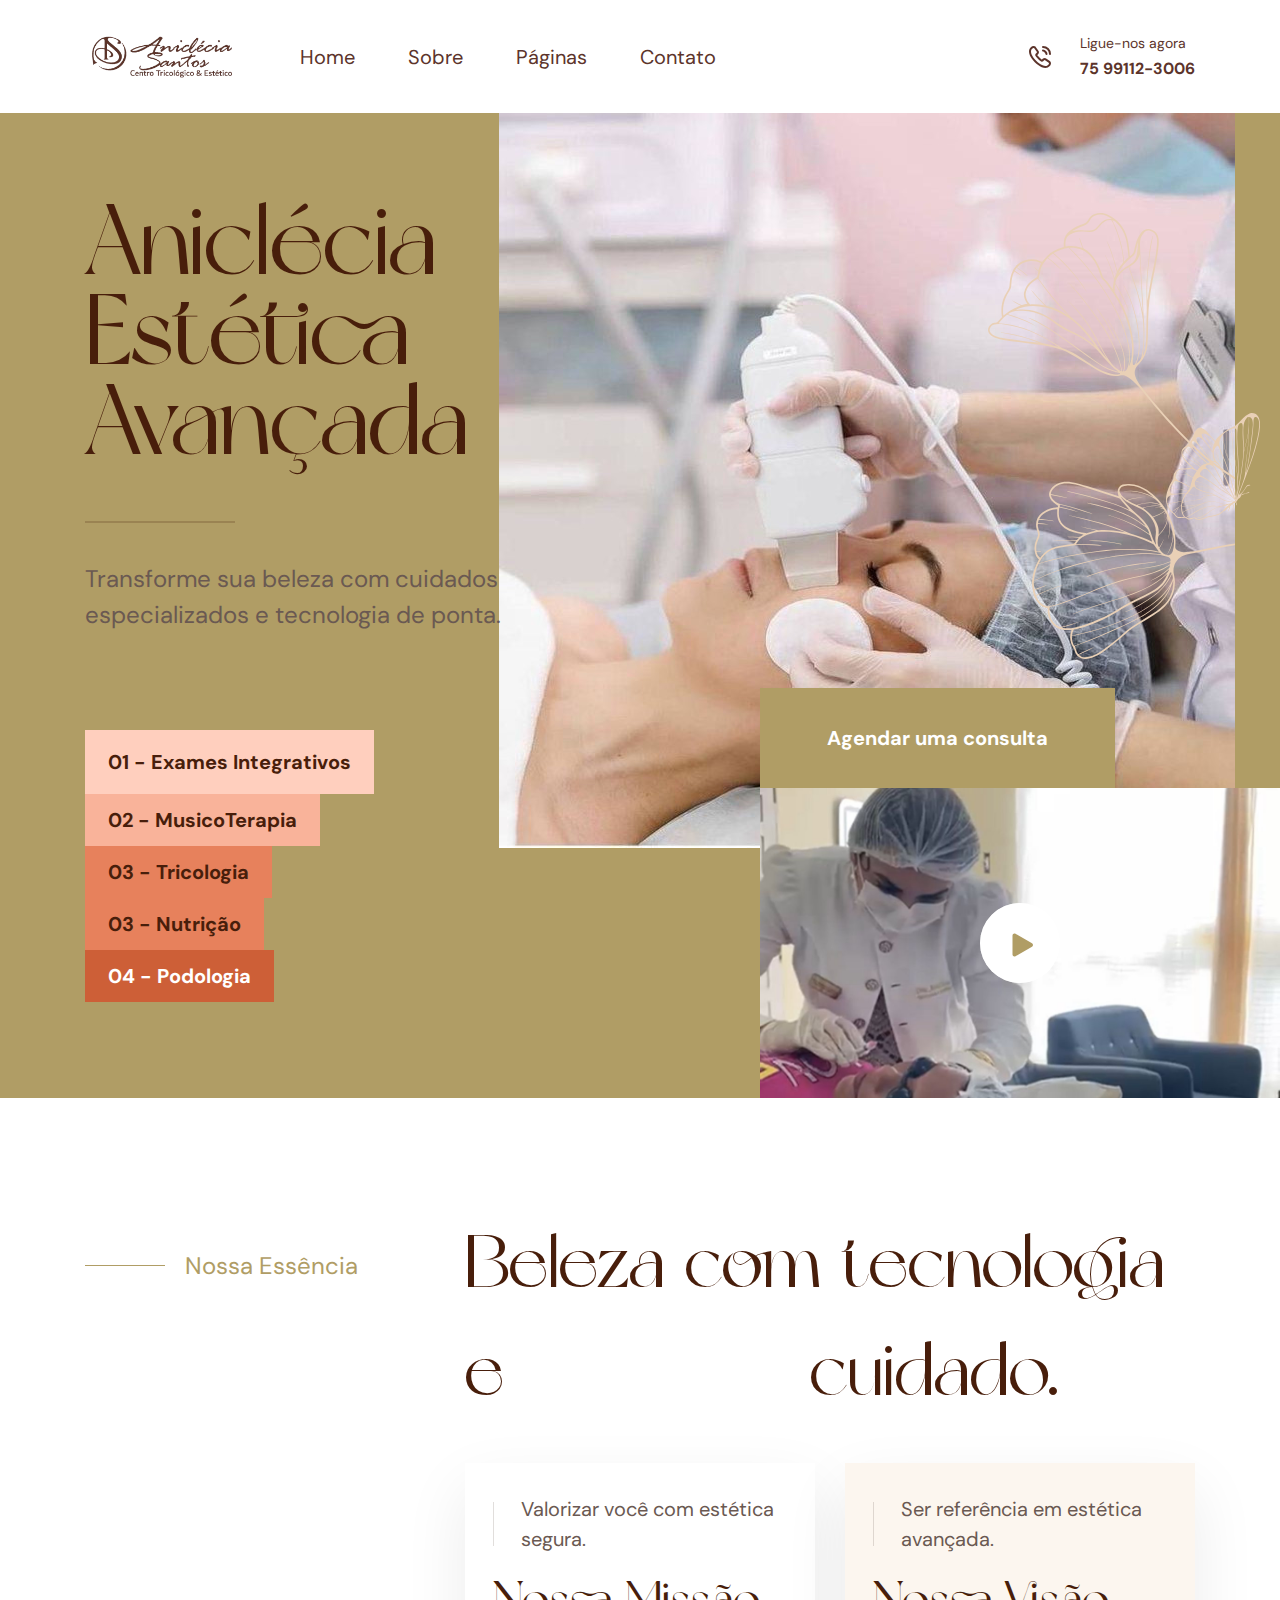
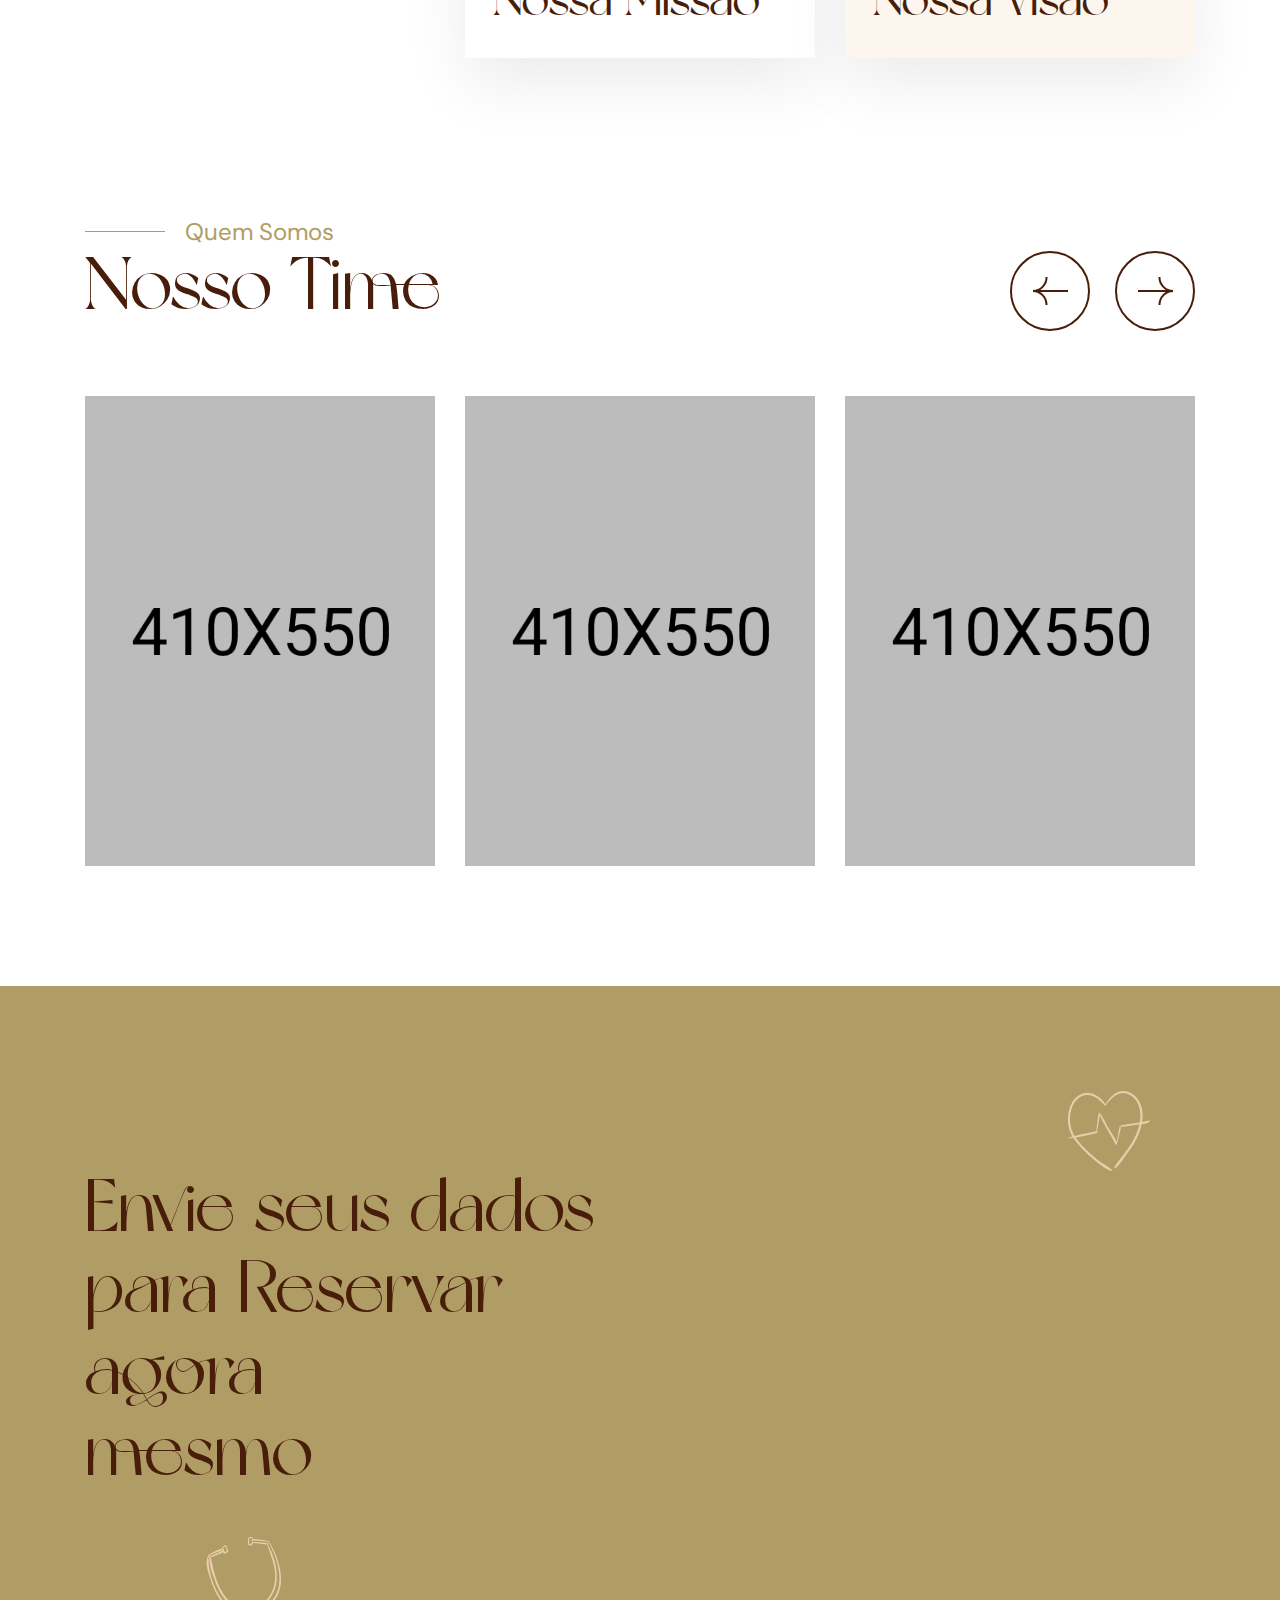
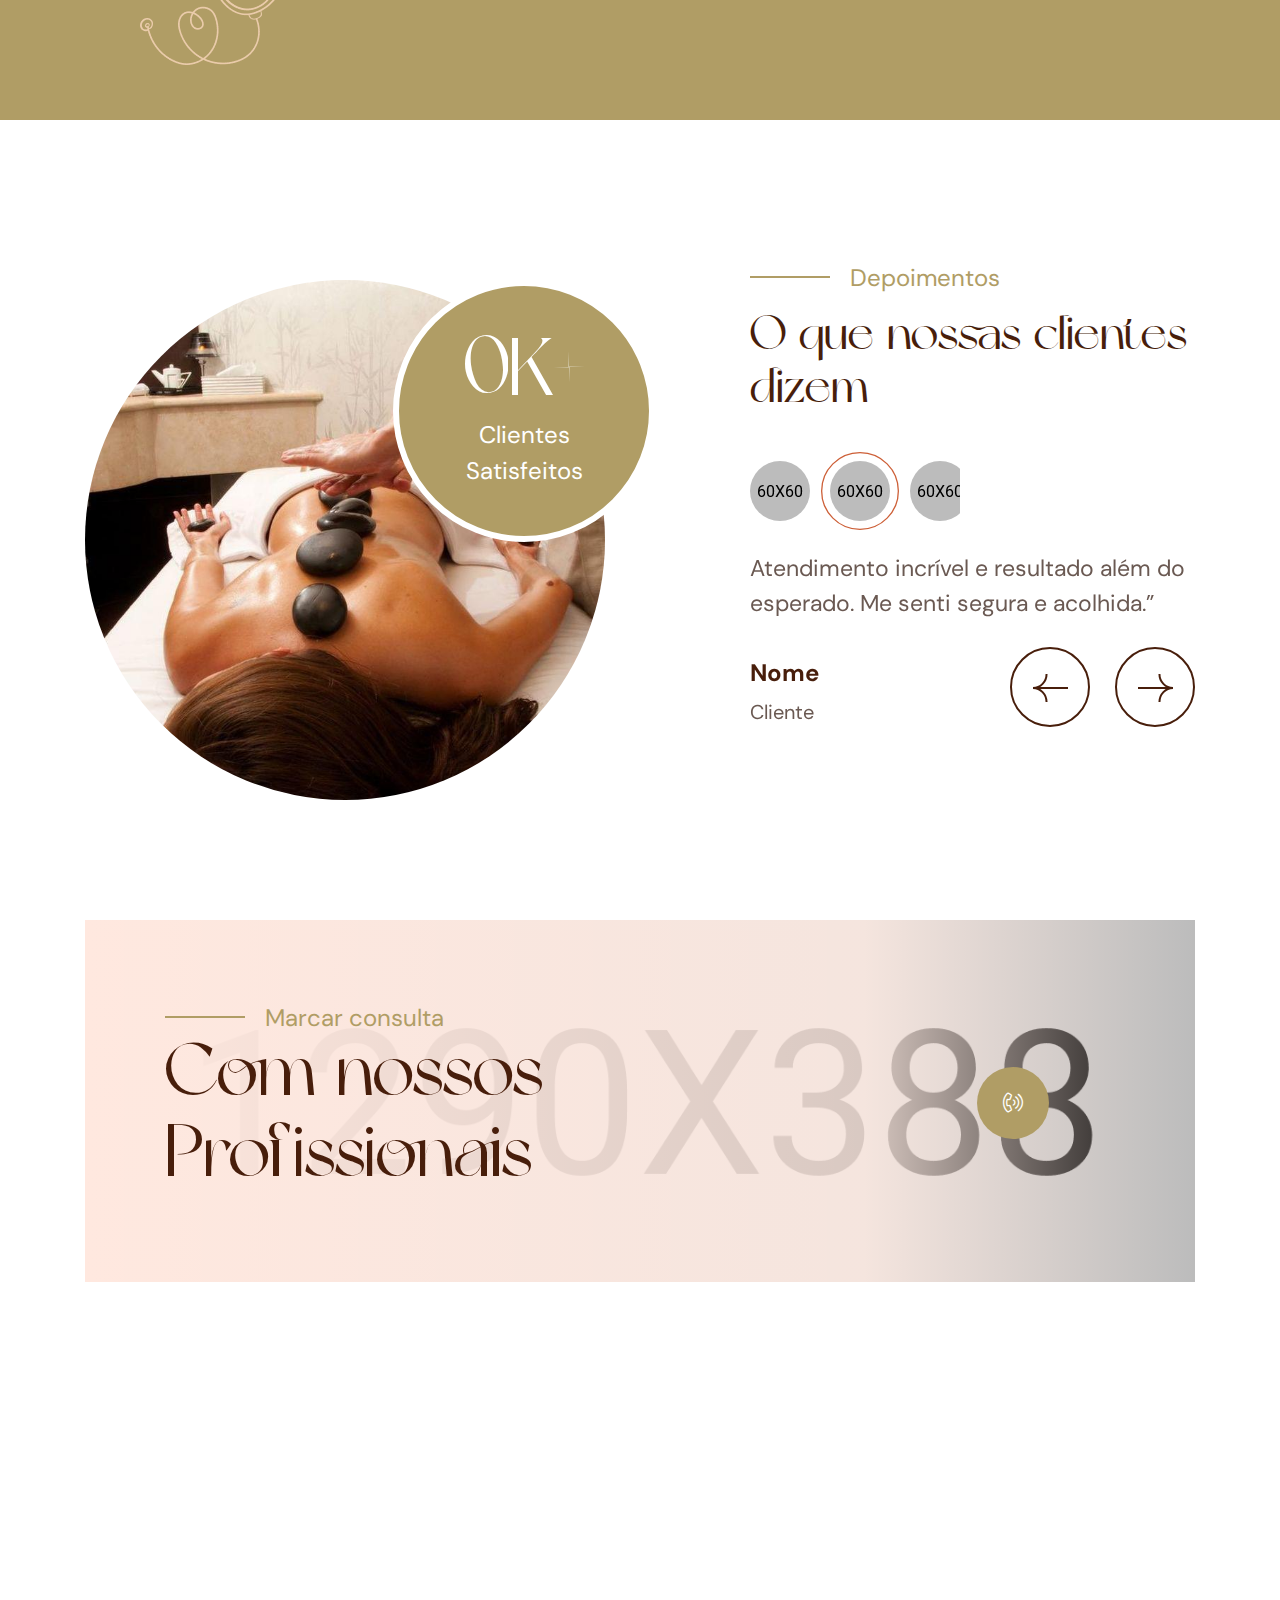
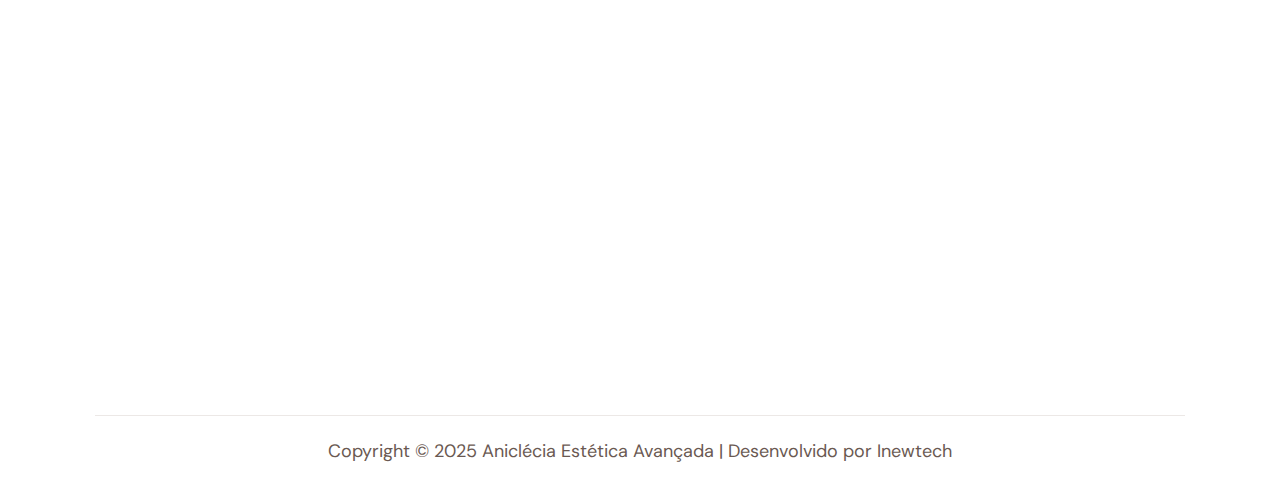
<file: index.html>
<!doctype html>
<html class="no-js" lang="zxx">
   <head>
      <meta charset="utf-8">
      <meta http-equiv="x-ua-compatible" content="ie=edge">
      <title>Aniclécia Estética Avançada</title>
      <meta name="description" content="">
      <meta name="viewport" content="width=device-width, initial-scale=1">

      <!-- Place favicon.ico in the root directory -->
      <link rel="shortcut icon" type="image/x-icon" href="assets/img/logo/LOGO_ANICLÉCIA_SANTOS_ALTERADA-1-removebg-preview.png">

      <!-- CSS here -->
      <link rel="stylesheet" href="assets/css/bootstrap.css">
      <link rel="stylesheet" href="assets/css/animate.css">
      <link rel="stylesheet" href="assets/css/swiper-bundle.css">
      <link rel="stylesheet" href="assets/css/slick.css">
      <link rel="stylesheet" href="assets/css/nouislider.css">
      <link rel="stylesheet" href="assets/css/magnific-popup.css">
      <link rel="stylesheet" href="assets/css/splide.css">
      <link rel="stylesheet" href="assets/css/odometer.css">
      <link rel="stylesheet" href="assets/css/font-awesome-pro.css">
      <link rel="stylesheet" href="assets/css/spacing.css">
      <link rel="stylesheet" href="assets/css/main.css">
   </head>
   <body>
      <!--[if lte IE 9]>
      <p class="browserupgrade">You are using an <strong>outdated</strong> browser. Please <a href="https://browsehappy.com/">upgrade your browser</a> to improve your experience and security.</p>
      <![endif]-->


      <!-- pre loader area start -->
      <div id="loading">
         <div id="loading-center">
            <div id="loading-center-absolute">
               <div class="object" id="object_one"></div>
               <div class="object" id="object_two" style="left:20px;"></div>
               <div class="object" id="object_three" style="left:40px;"></div>
               <div class="object" id="object_four" style="left:60px;"></div>
               <div class="object" id="object_five" style="left:80px;"></div>
            </div>
         </div>
      </div>
      <!-- pre loader area end -->

      <!-- back to top start -->
      <div class="back-to-top-wrapper">
         <button id="back_to_top" type="button" class="back-to-top-btn">
            <svg width="12" height="7" viewBox="0 0 12 7" fill="none" xmlns="http://www.w3.org/2000/svg">
               <path d="M11 6L6 1L1 6" stroke="currentColor" stroke-width="1.5" stroke-linecap="round" stroke-linejoin="round"/>
            </svg>               
         </button>
      </div>
      <!-- back to top end -->

      <!-- header area start -->
      <header> 
         <div class="header__area header-1 theme-bg tp-header-height">
            <div class="header__bottom-wrap theme-bg" id="header-sticky">
               <div class="container">
                  <div class="row align-items-center">
                     <div class="col-xxl-3 col-xl-2 col-lg-6 col-md-4 col-6">
                        <div class="logo">
                           <a href="index.html">
                              <img src="assets/img/logo/LOGO_ANICLÉCIA_SANTOS_ALTERADA-1-removebg-preview.png" alt="logo">
                           </a>
                        </div>
                     </div>
                     <div class="col-xxl-6 col-xl-7 d-none d-xl-block">
                        <div class="main-menu  menu-position">
                           <nav id="mobile-menu" class="tp-main-menu-content">
                              <ul>
                                 <li class="has-dropdown">
                                    <a href="index.html">Home</a>
                                   
                                 </li>
                                 <li>
                                    <a href="about.html">Sobre</a>
                                 </li>
                                 <li class="has-dropdown">
                                    <a href="#">Páginas</a>
                                    <ul class="tp-submenu">
                                       
                                       
                                       <li><a href="services.html">Serviços</a></li>
                       
                                       <li><a href="team.html">Time</a></li>
                              
                                       
                                       <li><a href="faq.html">FAQ</a></li>
                                     
                                       
                                       
                                    </ul>
                                 </li>
                              
                                 <li>
                                    <a href="contact.html">Contato</a>
                                 </li>
                              </ul>
                           </nav>
                        </div>
                     </div>
                     <div class="col-xxl-3 col-xl-3 col-lg-6 col-md-8 col-6">
                        <div class="header__bottom-right d-flex justify-content-end align-items-center">
                           <div class="d-none d-md-block">
                              <div class="header__right d-flex justify-content-end align-items-center">
                                 <div class="header__search tp-search-toggle">
                                  
                                 </div>
                                 <div class="header__phone">
                                    <a href="75 99112-3006">
                                       <i>
                                          <svg width="22" height="22" viewBox="0 0 22 22" fill="none" xmlns="http://www.w3.org/2000/svg">
                                             <path d="M20.97 17.33C20.97 17.69 20.89 18.06 20.72 18.42C20.55 18.78 20.33 19.12 20.04 19.44C19.55 19.98 19.01 20.37 18.4 20.62C17.8 20.87 17.15 21 16.45 21C15.43 21 14.34 20.76 13.19 20.27C12.04 19.78 10.89 19.12 9.75 18.29C8.6 17.45 7.51 16.52 6.47 15.49C5.44 14.45 4.51 13.36 3.68 12.22C2.86 11.08 2.2 9.94 1.72 8.81C1.24 7.67 1 6.58 1 5.54C1 4.86 1.12 4.21 1.36 3.61C1.6 3 1.98 2.44 2.51 1.94C3.15 1.31 3.85 1 4.59 1C4.87 1 5.15 1.06 5.4 1.18C5.66 1.3 5.89 1.48 6.07 1.74L8.39 5.01C8.57 5.26 8.7 5.49 8.79 5.71C8.88 5.92 8.93 6.13 8.93 6.32C8.93 6.56 8.86 6.8 8.72 7.03C8.59 7.26 8.4 7.5 8.16 7.74L7.4 8.53C7.29 8.64 7.24 8.77 7.24 8.93C7.24 9.01 7.25 9.08 7.27 9.16C7.3 9.24 7.33 9.3 7.35 9.36C7.53 9.69 7.84 10.12 8.28 10.64C8.73 11.16 9.21 11.69 9.73 12.22C10.27 12.75 10.79 13.24 11.32 13.69C11.84 14.13 12.27 14.43 12.61 14.61C12.66 14.63 12.72 14.66 12.79 14.69C12.87 14.72 12.95 14.73 13.04 14.73C13.21 14.73 13.34 14.67 13.45 14.56L14.21 13.81C14.46 13.56 14.7 13.37 14.93 13.25C15.16 13.11 15.39 13.04 15.64 13.04C15.83 13.04 16.03 13.08 16.25 13.17C16.47 13.26 16.7 13.39 16.95 13.56L20.26 15.91C20.52 16.09 20.7 16.3 20.81 16.55C20.91 16.8 20.97 17.05 20.97 17.33Z" stroke="currentColor" stroke-width="2" stroke-miterlimit="10"/>
                                             <path d="M17.5 8C17.5 7.4 17.03 6.48 16.33 5.73C15.69 5.04 14.84 4.5 14 4.5" stroke="currentColor" stroke-width="2" stroke-linecap="round" stroke-linejoin="round"/>
                                             <path d="M21 8C21 4.13 17.87 1 14 1" stroke="currentColor" stroke-width="2" stroke-linecap="round" stroke-linejoin="round"/>
                                          </svg>
                                       </i>
                                    </a>
                                 </div>
                                 <div class="header__contact">
                                    <span>Ligue-nos agora</span>
                                    <a href="tel:75 99112-3006">75 99112-3006</a>
                                 </div>
                              </div>
                           </div>
                           <div class="offcanvas-btn d-xl-none ml-20">
                              <button class="offcanvas-open-btn"><i class="fa-solid fa-bars"></i></button>
                           </div>
                        </div>
                     </div>
                  </div>
               </div>
            </div>
         </div>
      </header>
      <!-- header area end -->

      <!-- offcanvas area start -->
      <div class="offcanvas__area">
         <div class="offcanvas__wrapper">
            <div class="offcanvas__close">
               <button class="offcanvas__close-btn offcanvas-close-btn">
                  <svg width="12" height="12" viewBox="0 0 12 12" fill="none" xmlns="http://www.w3.org/2000/svg">
                     <path d="M11 1L1 11" stroke="currentColor" stroke-width="1.5" stroke-linecap="round"
                        stroke-linejoin="round" />
                     <path d="M1 1L11 11" stroke="currentColor" stroke-width="1.5" stroke-linecap="round"
                        stroke-linejoin="round" />
                  </svg>
               </button>
            </div>
            <div class="offcanvas__content">
               <div class="offcanvas__top mb-70 d-flex justify-content-between align-items-center">
                  <div class="offcanvas__logo logo">
                     <a href="index.html">
                        <img src="assets/img/logo/LOGO_ANICLÉCIA_SANTOS_ALTERADA-1-removebg-preview.png" alt="logo">
                     </a>
                  </div>
               </div>
               <div class="tp-main-menu-mobile"></div>
               <div class="offcanvas__btn">
                  <a href="contact.html" class="tp-btn-offcanvas">Contate nós<i
                        class="fa-regular fa-chevron-right"></i></a>
               </div>
               <div class="side-info-contact">
                  <span>Nossa localização</span>
                  <p>1489...  <br> ...</p>
               </div>
               <div class="side-info-social">
              <a href="https://www.instagram.com/seu_usuario" target="_blank">
  <i class="fa-brands fa-instagram"></i>
</a>
<a href="https://wa.me/5599999999999" target="_blank">
  <i class="fa-brands fa-whatsapp"></i>
</a>

               </div>
            </div>
         </div>
      </div>
      <div class="body-overlay"></div>
      <!-- offcanvas area end -->

      
    
      

      <!-- main-area-start -->
      <main>

         <!-- banner-area-start -->
         <section class="banner-area theme-bg-2 p-relative">
            <div class="container">
               <div class="row">
                  <div class="col-lg-6">
                     <div class="tpbanner">
                        <div class="tpbanner-content">
                           <h2 class="tpbanner-title">Aniclécia Estética Avançada</h2>
                           <b></b>
                           <p> Transforme sua beleza com cuidados especializados e tecnologia de ponta.</p>
                        </div>
                        <ul class="tpbanner-list">
                           <li class="tpbanner-list-1"><span>01 - Exames Integrativos</span></li>
                           <li class="tpbanner-list-2"><span>02 - MusicoTerapia</span></li>
                           <li class="tpbanner-list-3"><span>03 - Tricologia </span></li>
                           <li class="tpbanner-list-3"><span>03 - Nutrição</span></li>
                           <li class="tpbanner-list-4"><span>04 - Podologia</span></li>
                        </ul>
                     </div>
                  </div>
                  <div class="col-lg-6">
                     <div class="tpbanner-shape p-relative">
                        <div class="tpbanner-shape-1  d-lg-none d-xl-block">
                           <img src="assets/img/banner/aniclecia-with-clientt.jpeg" alt="">
                        </div>
                        <div class="tpbanner-shape-2 d-none d-lg-block">
                           <img src="assets/img/banner/banner-1shape-1.svg" alt="">
                        </div>
                        <div class="tpbanner-shape-3">
                           <img src="assets/img/banner/banner-1shape-2.svg" alt="">
                        </div>
                     </div>
                  </div>
               </div>
            </div>
            <div class="tpbanner-video wow fadeInRight" data-wow-duration="1s" data-wow-delay=".3s">
               <div class="tpbanner-video-info">
                  <a class="tp-btn" href="appointment.html">Agendar uma consulta</a>
               </div>
               <div class="tpbanner-video-thumb p-relative">
                  <img src="assets/img/banner/aniclecia-with-clietnte2.jpeg" alt="">
                  <div class="tpbanner-video-play">
                     <a class="popup-video" href="https://www.youtube.com/watch?v=TYYf8zYjP5k">
                        <i>
                           <svg width="21" height="24" viewBox="0 0 21 24" fill="none" xmlns="http://www.w3.org/2000/svg">
                              <path d="M20 10.268C21.3333 11.0378 21.3333 12.9623 20 13.7321L3.5 23.2583C2.16666 24.0281 0.500001 23.0659 0.500001 21.5263L0.500002 2.47372C0.500002 0.934117 2.16667 -0.0281314 3.5 0.741669L20 10.268Z" fill="currentColor"/>
                           </svg>
                        </i>
                     </a>
                  </div>
               </div>
            </div>
         </section>
         <!-- banner-area-end -->

         <!-- about-area-start -->
         <section class="about-area pt-130 pb-90">
            <div class="container">
               <div class="row">
                  <div class="col-lg-4">
                     <div class="tpsection mt-20">
                        <div class="tpsection-sub-title">
                           <span>Nossa Essência</span>
                        </div>
                     </div>
                     <div class="about-thumb mt-70 wow fadeInUp mb-30"  data-wow-duration="1s" data-wow-delay=".6s">
                        <img src="assets/img/about/bumbum-paciente-ancilecia.jpeg" alt="">
                     </div>
                  </div>
                  <div class="col-lg-8">
                     <div class="about-wrapper">
                        <div class="tpsection about-left mb-45">
                          <h2 class="tpsection-title">
                           Beleza com tecnologia e
                           <span>
                              <img class="d-none d-md-block wow fadeInRight" src="assets/img/about/olho-cliente.jpeg" data-wow-delay=".6s">
                           </span>
                           cuidado.
                        </h2>

                        </div>
                        <div class="about-box">
                           <div class="row">
                              <div class="col-lg-6 col-md-6">
                                 <div class="about-box-content p-relative mb-30">
                                    <p>Valorizar você com estética segura.</p>
                                    <h5 class="about-box-title">Nossa Missão</h5>
                                    <div class="about-box-shape">
                                       <img src="assets/img/about/about-1-shape-2.png" alt="">
                                    </div>
                                 </div>
                              </div>
                              <div class="col-lg-6 col-md-6">
                                 <div class="about-box-content about-box-2 p-relative mb-30">
                                    <p>Ser referência em estética avançada.</p>
                                    <h5 class="about-box-title">Nossa Visão</h5>
                                    <div class="about-box-shape">
                                       <img src="assets/img/about/about-1-shape-2.png" alt="">
                                    </div>
                                 </div>
                              </div>
                           </div>
                        </div>
                     </div>
                  </div>
               </div>
            </div>
         </section>
         <!-- about-area-end -->

         <!-- brand-area-start -->
       
         <!-- brand-area-end -->

         

         <!-- team-area-start -->
         <section class="team-area mb-120">
            <div class="container">
               <div class="row">
                  <div class="col-lg-9">
                     <div class="tpsection mb-65">
                        <div class="tpsection-sub-title">
                           <span>Quem Somos</span>
                        </div>
                        <h2 class="tpsection-title">Nosso Time</h2>
                     </div>
                  </div>
                  <div class="col-lg-3 align-self-end">
                     <div class="team-arrows mb-65 d-flex align-items-center justify-content-end">
                        <div class="team-single-arrow team-button-prev">
                           <span>
                              <svg width="35" height="28" viewBox="0 0 35 28" fill="none" xmlns="http://www.w3.org/2000/svg">
                                 <g clip-path="url(#clip0_326_651)">
                                 <path d="M35 13.9954H3.29442e-07" stroke="currentColor" stroke-width="2" stroke-miterlimit="10"/>
                                 <path d="M13.5547 0C13.5547 7.73574 7.49212 13.9953 -0.000121431 13.9953" stroke="currentColor" stroke-width="2" stroke-miterlimit="10"/>
                                 <path d="M-0.000121431 13.9954C7.49212 13.9954 13.5547 20.255 13.5547 27.9907" stroke="currentColor" stroke-width="2" stroke-miterlimit="10"/>
                                 </g>
                                 <defs>
                                 <clipPath id="clip0_326_651">
                                 <rect width="35" height="28" fill="white" transform="matrix(-1 0 0 1 35 0)"/>
                                 </clipPath>
                                 </defs>
                              </svg>
                           </span>
                        </div>
                        <div class="team-single-arrow team-button-next ml-25">
                           <span>
                              <svg width="35" height="28" viewBox="0 0 35 28" fill="none" xmlns="http://www.w3.org/2000/svg">
                                 <g clip-path="url(#clip0_326_645)">
                                 <path d="M0 13.9954H35" stroke="currentColor" stroke-width="2" stroke-miterlimit="10"/>
                                 <path d="M21.4453 0C21.4453 7.73574 27.5079 13.9953 35.0001 13.9953" stroke="currentColor" stroke-width="2" stroke-miterlimit="10"/>
                                 <path d="M35.0001 13.9954C27.5079 13.9954 21.4453 20.255 21.4453 27.9907" stroke="currentColor" stroke-width="2" stroke-miterlimit="10"/>
                                 </g>
                                 <defs>
                                 <clipPath id="clip0_326_645">
                                 <rect width="35" height="28" fill="white"/>
                                 </clipPath>
                                 </defs>
                              </svg>
                           </span>
                        </div>
                     </div>
                  </div>
               </div>
               <div class="swiper-container team-active">
                  <div class="swiper-wrapper">
                     <div class="swiper-slide">
                        <div class="team-item tp-thumb-common fix">
                           <div class="tp-thumb-common-overlay wow"></div>
                           <div class="team-profile">
                              <img src="assets/img/team/team-1.jpg" alt="">
                           </div>
                           <div class="team-content text-center">
                              <div class="team-author-social pt-50 pb-20">
                                 <a href="https://instagram.com/SEUUSUARIO" target="_blank">
                                       <i class="fa-brands fa-instagram"></i>
                                     </a>
                              </div>
                              <h4 class="team-author-title under-line-white"><a href="team-details.html">Dr.</a> </h4>
                              <span class="team-author-position">...</span>
                           </div>
                        </div>
                     </div>
                     <div class="swiper-slide">
                        <div class="team-item tp-thumb-common fix">
                           <div class="tp-thumb-common-overlay wow"></div>
                           <div class="team-profile">
                              <img src="assets/img/team/team-2.jpg" alt="">
                           </div>
                           <div class="team-content text-center">
                              <div class="team-author-social pt-50 pb-20">
                                  <a href="https://instagram.com/SEUUSUARIO" target="_blank">
                                       <i class="fa-brands fa-instagram"></i>
                                     </a>
                              </div>
                              <h4 class="team-author-title under-line-white"> <a href="team-details.html">Dr. </a> </h4>
                              <span class="team-author-position">...</span>
                           </div>
                        </div>
                     </div>
                     <div class="swiper-slide">
                        <div class="team-item tp-thumb-common fix">
                           <div class="tp-thumb-common-overlay wow"></div>
                           <div class="team-profile">
                              <img src="assets/img/team/team-3.jpg" alt="">
                           </div>
                           <div class="team-content text-center">
                              <div class="team-author-social pt-50 pb-20">
                    <a href="https://instagram.com/SEUUSUARIO" target="_blank">
                                       <i class="fa-brands fa-instagram"></i>
                                     </a>
                              </div>
                              <h4 class="team-author-title under-line-white"> <a href="team-details.html">Dr.</a> </h4>
                              <span class="team-author-position">...</span>
                           </div>
                        </div>
                     </div>
                  </div>
               </div>
            </div>
         </section>
         <!-- team-area-end -->

         <!-- appoinment-form-area-start -->
         <section class="appoinment-form-area theme-bg-2 p-relative mb-140 pt-150 pb-140">
            <div class="container">
               <div class="row">
                  <div class="col-xxl-5 col-xl-6 col-lg-5">
                     <div class="tpsection mb-30">
                        <div class="tpsection-sub-title">
                           <span>Agende agora</span>
                        </div>
                        <h2 class="tpsection-title">Envie seus dados para
                           Reservar agora  <br>mesmo</h2>
                     </div>
                  </div>
                  <div class="col-xxl-7 col-xl-6 col-lg-7">
                     <div class="form-wrap wow fadeInRight" data-wow-duration="1.8s" data-wow-delay=".7s">
                        <form action="#">
                           <div class="row">
                              <div class="col-lg-6">
                                 <div class="appoinment-form-input mb-30">
                                    <input type="text" placeholder="Seu nome">
                                 </div>
                              </div>
                              <div class="col-lg-6">
                                 <div class="appoinment-form-input mb-30">
                                    <input type="text" placeholder="Telefone">
                                 </div>
                              </div>
                              <div class="col-lg-6">
                                 <div class="appoinment-form-input mb-30">
                                    <input type="email" placeholder="Email ">
                                 </div>
                              </div>
                              <div class="col-lg-6">
                                 <div class="appoinment-form-input mb-30">
                                    <select class="doctor-name wide">
                                       <option>Categoria</option>
                                       <option value="Cleaning Service">...</option>
                                       <option value="Iron Service">...</option>
                                       <option value="Carpet Service">...</option>
                                    </select>
                                 </div>
                              </div>
                              <div class="col-lg-6">
                                 <div class="appoinment-form-input mb-30">
                                    <select class="doctor-name wide">
                                       <option>Procurar Doutor </option>
                                       <option value="Cleaning Service">Dr. </option>
                                       <option value="Iron Service">Dr. </option>
                                       <option value="Carpet Service">Dr.</option>
                                    </select>
                                 </div>
                              </div>
                              <div class="col-lg-6">
                                 <div class="appoinment-form-input mb-30">
                                    <input type="text" placeholder="Data">
                                 </div>
                              </div>
                              <div class="col-lg-12">
                                 <div class="appoinment-form-submit mb-30">
                                    <button class="tp-btn">Agendar agora</button>
                                 </div>
                              </div>
                           </div>
                        </form>
                     </div>
                  </div>
               </div>
            </div>
            <div class="appoinment-shape">
               <div class="appoinment-shape-1">
                  <img src="assets/img/shape/form-shape-1.png" alt="">
               </div>
               <div class="appoinment-shape-2">
                  <img src="assets/img/shape/form-shape-2.png" alt="">
               </div>
            </div>
         </section>
         <!-- appoinment-form-area-end -->

         <!-- testimonial-area-start -->
         <section class="testimonial-area mb-60">
            <div class="container">
               <div class="row">
                  <div class="col-xl-7 col-lg-6">
                     <div class="testimonial-wrap p-relative mt-20 mb-60">
                        <div class="testimonial-main-bg">
                           <img src="assets/img/testimonial/costas-cliente-aniclecia.jpeg" alt="">
                        </div>
                        <div class="testimonial-shape">
                           <div class="testimonial-shape-1 wow fadeInRight" data-wow-duration="1s" data-wow-delay=".3s">
                              <img src="assets/img/testimonial/agulha-mao-cliente.jpeg">
                           </div>
                        </div>
                        <div class="happy-client">
                           <h2 class="count"><span class="odometer" data-count="1"></span>K</h2>
                           <p>Clientes <br> Satisfeitos</p>
                        </div>
                     </div>
                  </div>
                  <div class="col-xl-5 col-lg-6">
                     <div class="testimonial-wrapper mb-60">
                        <div class="tpsection mb-25">
                           <div class="tpsection-sub-title mb-15">
                              <span>Depoimentos</span>
                           </div>
                           <h2 class="tpsection-title">O que nossas clientes dizem</h2>
                        </div>
                        <div class="testimonial-box p-relative">
                           <div class="testimonial-1-thumb">
                              <div class="swiper-container swiper  test-ava-active">
                                 <div class="swiper-wrapper testi-avta-bottom pt-20 pb-30">
                                    <div class="swiper-slide">
                                       <div class="testimonial-author-thumb">
                                          <img src="assets/img/testimonial/testimonial-author-1.png" alt="">
                                       </div>
                                    </div>
                                    <div class="swiper-slide">
                                       <div class="testimonial-author-thumb">
                                          <img src="assets/img/testimonial/testimonial-author-2.png" alt="">
                                       </div>
                                    </div>
                                    <div class="swiper-slide">
                                       <div class="testimonial-author-thumb">
                                          <img src="assets/img/testimonial/testimonial-author-3.png" alt="">
                                       </div>
                                    </div>
                                 </div>
                              </div>
                           </div>
                           <div class="testimonial-content">
                              <div class="swiper-container swiper test-active">
                                 <div class="swiper-wrapper">
                                    <div class="swiper-slide">
                                       <div class="testimonial-content">
                                          <p>Atendimento incrível e resultado além do esperado. Me senti segura e acolhida.”</p>
                                          <div class="testimonial-author">
                                             <span class="testimonial-author-name">Nome</span>
                                             <span class="testimonial-author-position">Cliente</span>
                                          </div>
                                       </div>
                                    </div>
                                    <div class="swiper-slide">
                                       <div class="testimonial-content">
                                          <p>A pele ficou maravilhosa após o tratamento. Super recomendo!”</p>
                                          <div class="testimonial-author">
                                             <span class="testimonial-author-name">Nome</span>
                                             <span class="testimonial-author-position">Cliente</span>
                                          </div>
                                       </div>
                                    </div>
                                    <div class="swiper-slide">
                                       <div class="testimonial-content">
                                          <p>A pele ficou maravilhosa após o tratamento. Super recomendo!”</p>
                                          <div class="testimonial-author">
                                             <span class="testimonial-author-name">Nome</span>
                                             <span class="testimonial-author-position">Cliente</span>
                                          </div>
                                       </div>
                                    </div>
                                 </div>
                              </div>
                           </div>
                           <div class="testimonial-arrows d-flex align-items-center justify-content-end">
                              <div class="testimonial-single-arrow testimonial-button-prev">
                                 <span>
                                    <svg width="35" height="28" viewBox="0 0 35 28" fill="none" xmlns="http://www.w3.org/2000/svg">
                                       <g clip-path="url(#clip0_326_651)">
                                       <path d="M35 13.9954H3.29442e-07" stroke="currentColor" stroke-width="2" stroke-miterlimit="10"/>
                                       <path d="M13.5547 0C13.5547 7.73574 7.49212 13.9953 -0.000121431 13.9953" stroke="currentColor" stroke-width="2" stroke-miterlimit="10"/>
                                       <path d="M-0.000121431 13.9954C7.49212 13.9954 13.5547 20.255 13.5547 27.9907" stroke="currentColor" stroke-width="2" stroke-miterlimit="10"/>
                                       </g>
                                       <defs>
                                       <clipPath id="clip0_326_6512">
                                       <rect width="35" height="28" fill="white" transform="matrix(-1 0 0 1 35 0)"/>
                                       </clipPath>
                                       </defs>
                                    </svg>
                                 </span>
                              </div>
                              <div class="testimonial-single-arrow testimonial-button-next ml-25">
                                 <span>
                                    <svg width="35" height="28" viewBox="0 0 35 28" fill="none" xmlns="http://www.w3.org/2000/svg">
                                       <g clip-path="url(#clip0_326_645)">
                                       <path d="M0 13.9954H35" stroke="currentColor" stroke-width="2" stroke-miterlimit="10"/>
                                       <path d="M21.4453 0C21.4453 7.73574 27.5079 13.9953 35.0001 13.9953" stroke="currentColor" stroke-width="2" stroke-miterlimit="10"/>
                                       <path d="M35.0001 13.9954C27.5079 13.9954 21.4453 20.255 21.4453 27.9907" stroke="currentColor" stroke-width="2" stroke-miterlimit="10"/>
                                       </g>
                                       <defs>
                                       <clipPath id="clip0_326_6455">
                                       <rect width="35" height="28" fill="white"/>
                                       </clipPath>
                                       </defs>
                                    </svg>
                                 </span>
                              </div>
                           </div>
                        </div>
                     </div>
                  </div>
               </div>
            </div>
         </section>
         <!-- testimonial-area-end -->

         <!-- cta-area-start -->
         <section class="cta-area mb-120">
            <div class="container">
               <div class="cta-bg" data-background="assets/img/banner/cta-bg.jpg">
                  <div class="row align-items-center">
                     <div class="col-lg-9 col-md-9">
                        <div class="tpsection">
                           <div class="tpsection-sub-title">
                              <span>Marcar consulta</span>
                           </div>
                           <h2 class="tpsection-title">Com nossos <br> Profissionais</h2>
                        </div>
                     </div>
                     <div class="col-lg-3 col-md-3">
                        <div class="cta-phone text-center pl-10">
                           <a class="tp-ripple" href="tel:0123456789"><i class="fa-light fa-phone-volume"></i></a>
                        </div>
                     </div>
                  </div>
               </div>
            </div>
         </section>
         <!-- cta-area-end -->

         <!-- blog-area-start -->
        

       

      </main>
      <!-- main-area-end -->


      <!-- footer-area-start -->
      <footer>
         <div class="footer-area">
            <div class="footer-top pt-55">
               <div class="container">
                  <div class="row">
                     <div class="col-xl-3 col-lg-4 col-md-6">
                        <div class="footer-widget footer-col-1 mb-70 wow fadeInUp" data-wow-duration="1s" data-wow-delay=".2s">
                           <div class="footer-logo">
                              <a href="index.html"><img src="assets/img/logo/LOGO_ANICLÉCIA_SANTOS_ALTERADA-1-removebg-preview.png" alt=""></a>
                           </div>
                           <div class="footer-content">
                              <div class="footer-info">
                                 <p>Beleza com cuidado e tecnologia.
                                    Resultados que você merece.
                                    Tratamentos que valorizam você.
                                    Sua autoestima é a nossa prioridade.</p>
                                 <div class="footer-social">
                                                           
                                   
                                    <a href="https://wa.me/75991123006" target="_blank">
                                       <i class="fa-brands fa-whatsapp"></i>
                                     </a>
                                     <a href="https://www.instagram.com/aniclecia_santos_e_equipe?igsh=MW5tY3JkeGZ3OTV5eQ==" target="_blank">
                                       <i class="fa-brands fa-instagram"></i>
                                     </a>
                                     
                                     
                                  
                                 </div>
                              </div>
                           </div>
                        </div>
                     </div>
                     <div class="col-xl-3 col-lg-3 col-md-6">
                        <div class="footer-widget footer-col-2 mb-70 wow fadeInUp" data-wow-duration="1s" data-wow-delay=".4s">
                           <span class="footer-title">Serviços</span>
                           <div class="footer-link">
                              <ul>
                                 <li><a href="#"> Exames Integrativos</a></li>
                                 <li><a href="#"> MusicoTerapia</a></li>
                                 <li><a href="#">Tricologia</a></li>
                                 <li><a href="#"> Nutrição</a></li>
                                 <li><a href="#"> Podologia</a></li>
                                
                              </ul>
                           </div>
                        </div>
                     </div>
                     <div class="col-xl-6 col-lg-5 col-md-8">
                        <div class="footer-widget footer-col-3 mb-70 wow fadeInUp" data-wow-duration="1s" data-wow-delay=".6s">
                           <span class="footer-title">Nossas páginas</span>
                           <div class="footer-link">
                              <ul>
                                 <li><a href="index.html">Home</a></li>
                                 <li><a href="about.html">Sobre</a></li>
                                      <li><a href="services.html">Serviços</a></li>
                                 
                                
                                 <li><a href="team.html">Nosso Time</a></li>
                                 <li><a href="contact.html">Contato</a></li>
                              </ul>
                           </div>
                           <div class="footer-newsletter">
                              <span class="footer-title pt-65">Receba nossas promoções</span>
                              <div class="footer-newsletter-wrap">
                                 <form action="#">
                                    <div class="footer-newsletter-wrapper">
                                       <div class="footer-input">
                                          <input type="email" placeholder="Digite seu Email">
                                       </div>
                                       <div class="footer-newsletter-submit">
                                          <button>
                                             <span>
                                                <svg width="29" height="29" viewBox="0 0 29 29" fill="none" xmlns="http://www.w3.org/2000/svg">
                                                   <path d="M1.00156 19.2225C0.771562 19.2225 0.541562 19.1345 0.365562 18.9585C0.0135625 18.6075 0.0135625 18.0375 0.365562 17.6865L3.22756 14.8245C3.57956 14.4725 4.14856 14.4725 4.49956 14.8245C4.85156 15.1755 4.85156 15.7455 4.49956 16.0965L1.63756 18.9585C1.46256 19.1345 1.23256 19.2225 1.00156 19.2225Z" fill="currentColor"/>
                                                   <path d="M3.31797 26.5824C3.08797 26.5824 2.85797 26.4944 2.68197 26.3184C2.32997 25.9674 2.32997 25.3974 2.68197 25.0464L8.06597 19.6624C8.41797 19.3104 8.98697 19.3104 9.33797 19.6624C9.68997 20.0134 9.68997 20.5834 9.33797 20.9344L3.95397 26.3194C3.77797 26.4954 3.54797 26.5824 3.31797 26.5824Z" fill="currentColor"/>
                                                   <path d="M10.6793 28.9003C10.4493 28.9003 10.2193 28.8123 10.0433 28.6363C9.6913 28.2853 9.6913 27.7153 10.0433 27.3643L12.9053 24.5023C13.2573 24.1503 13.8263 24.1503 14.1773 24.5023C14.5293 24.8533 14.5293 25.4233 14.1773 25.7743L11.3153 28.6363C11.1403 28.8123 10.9103 28.9003 10.6793 28.9003Z" fill="currentColor"/>
                                                   <path d="M26.4741 0.0842309L2.97013 7.09423C1.19513 7.62323 1.07113 10.0892 2.78313 10.7942L12.8751 14.9532C12.9191 14.8462 12.9831 14.7462 13.0701 14.6602L18.2311 9.49923C18.5831 9.14723 19.1521 9.14723 19.5031 9.49923C19.8551 9.85023 19.8551 10.4202 19.5031 10.7712L14.3421 15.9322C14.2551 16.0192 14.1551 16.0842 14.0481 16.1282L18.2091 26.2252C18.9131 27.9342 21.3751 27.8102 21.9031 26.0382L28.9151 2.52523C29.3611 1.03123 27.9691 -0.360769 26.4741 0.0842309Z" fill="currentColor"/>
                                                   </svg>
                                             </span>
                                          </button>
                                       </div>
                                    </div>
                                 </form>
                              </div>
                           </div>
                        </div>
                     </div>
                  </div>
               </div>
            </div>
            <div class="footer-bottom footer-bottom-1">
               <div class="container">
                  <div class="row">
                     <div class="col-lg-12 col-12">
                        <div class="footer-copyright text-center">
                           <span>Copyright © 2025 Aniclécia Estética Avançada | Desenvolvido por <a href="https://www.instagram.com/inewtech.tech?igsh=MTdqMTYycGRyNnVncQ==">Inewtech</a>
                           </span>
                        </div>
                     </div>
                  </div>
               </div>
            </div>
         </div>
      </footer>
      <!-- footer-area-end -->


      <!-- JS here -->
      <script src="assets/js/vendor/jquery.js"></script>
      <script src="assets/js/vendor/waypoints.js"></script>
      <script src="assets/js/bootstrap-bundle.js"></script>
      <script src="assets/js/meanmenu.js"></script>
      <script src="assets/js/swiper-bundle.js"></script>
      <script src="assets/js/slick.js"></script>
      <script src="assets/js/nouislider.js"></script>
      <script src="assets/js/magnific-popup.js"></script>
      <script src="assets/js/parallax.js"></script>
      <script src="assets/js/nice-select.js"></script>
      <script src="assets/js/wow.js"></script>
      <script src="assets/js/isotope-pkgd.js"></script>
      <script src="assets/js/imagesloaded-pkgd.js"></script>
      <script src="assets/js/jquery.appear.js"></script>
      <script src="assets/js/odometer.min.js"></script>
      <script src="assets/js/beforeafter.jquery-1.0.0.min.js"></script>
      <script src="assets/js/splide.js"></script>
      <script src="assets/js/pignose.calendar.full.min.js"></script>
      <script src="assets/js/ajax-form.js"></script>
      <script src="assets/js/main.js"></script>
   </body>
</html>
</file>
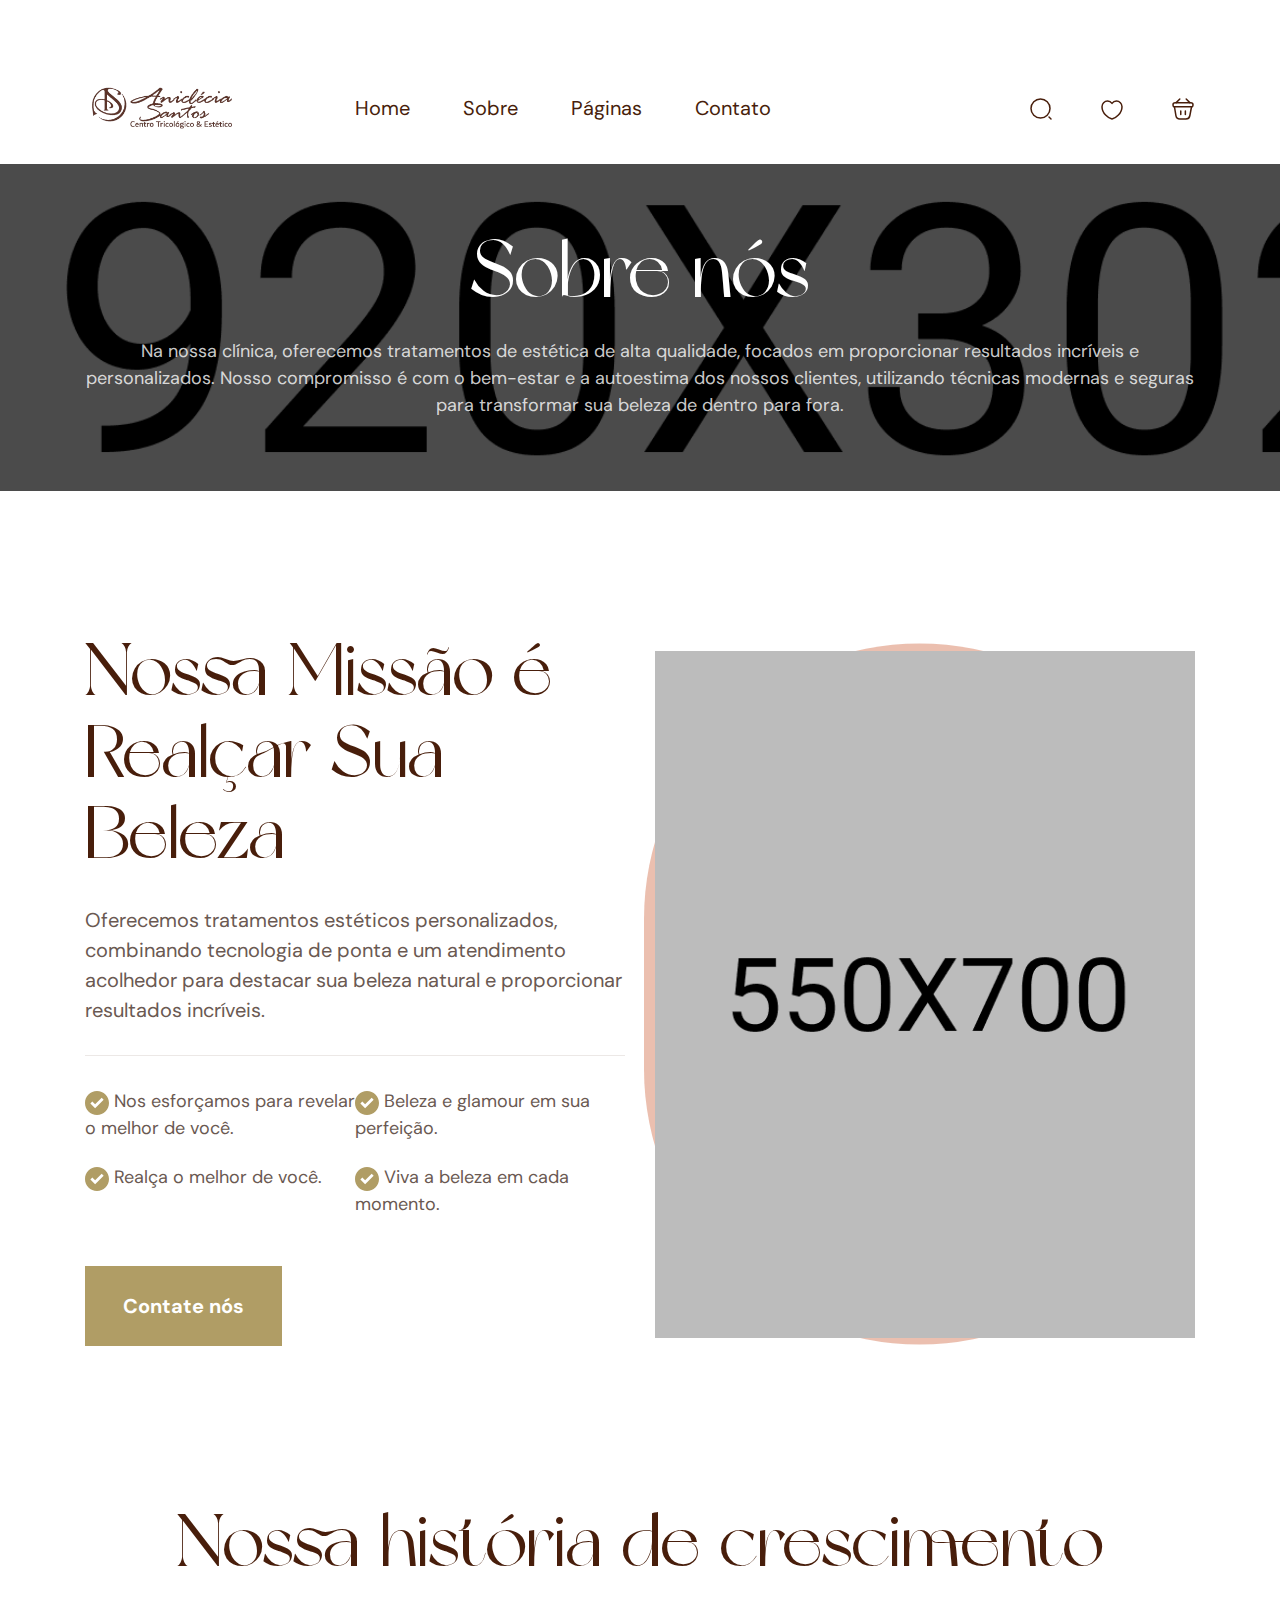
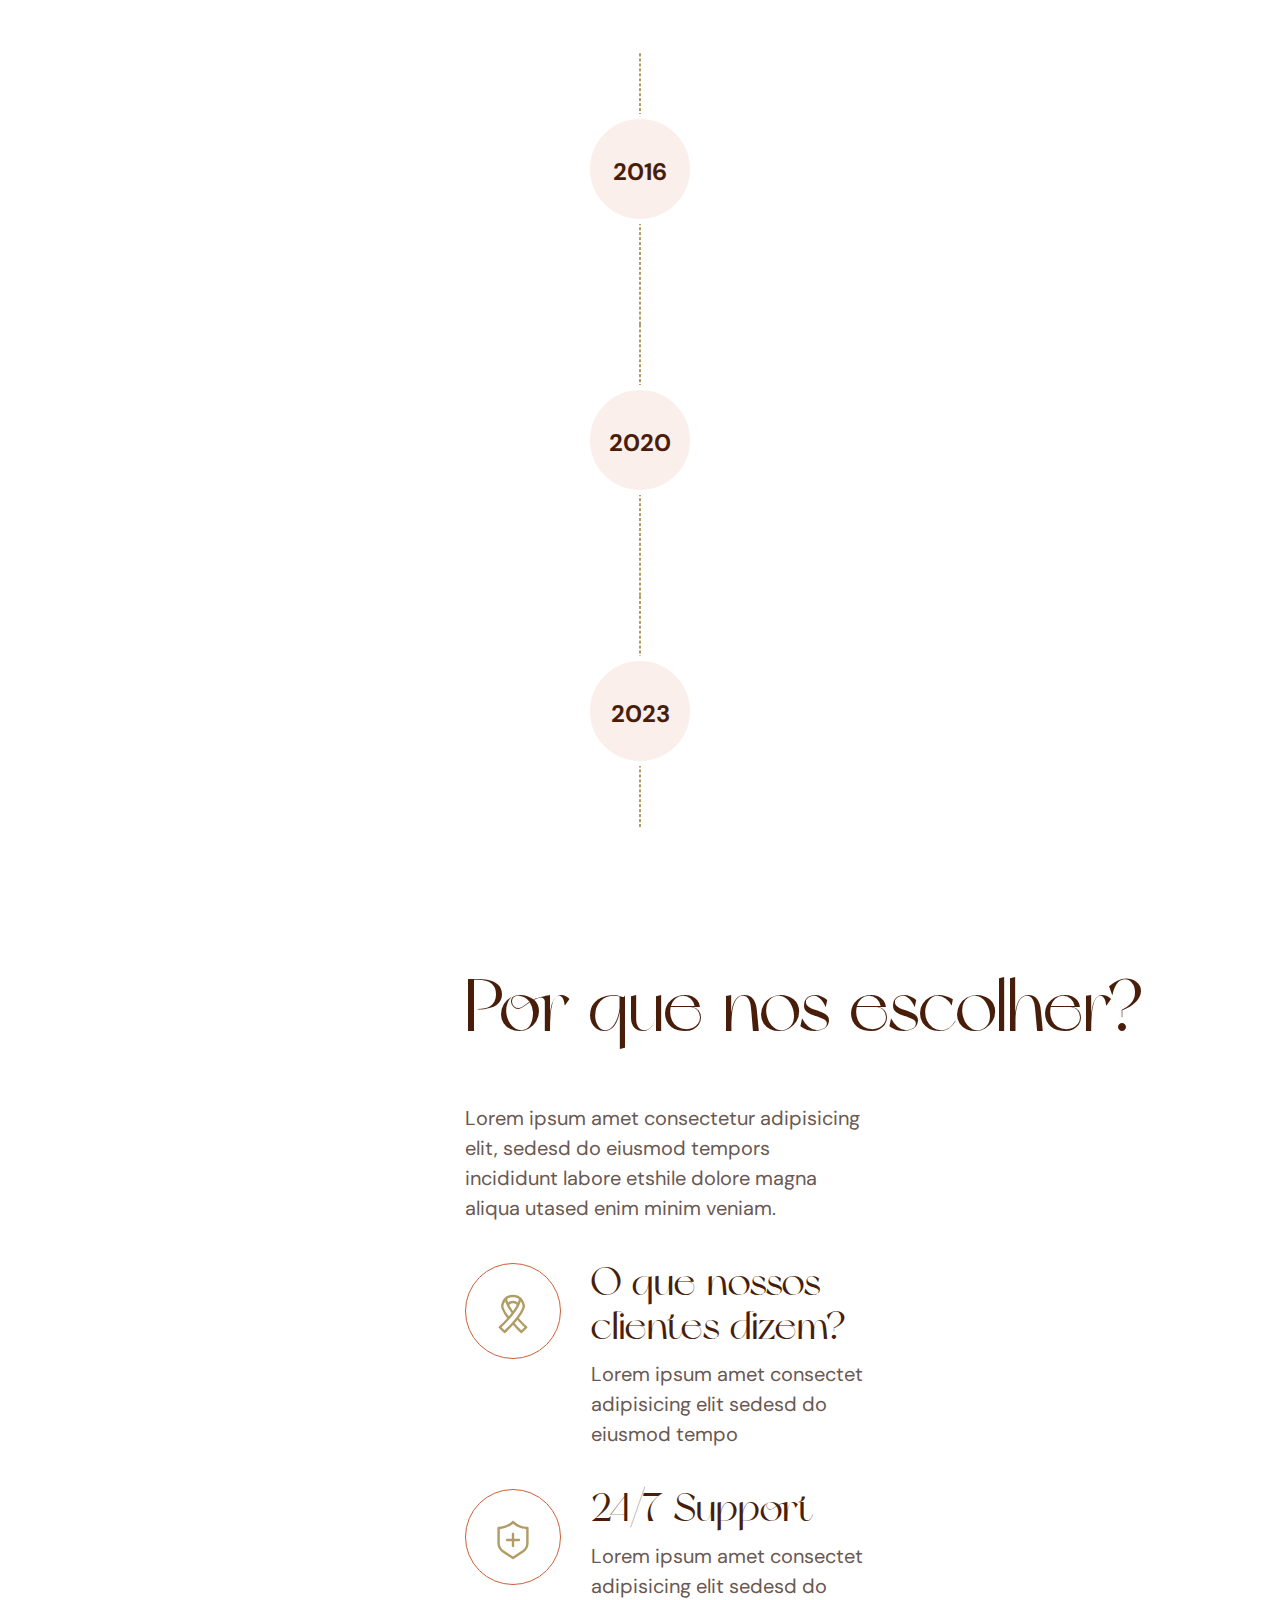
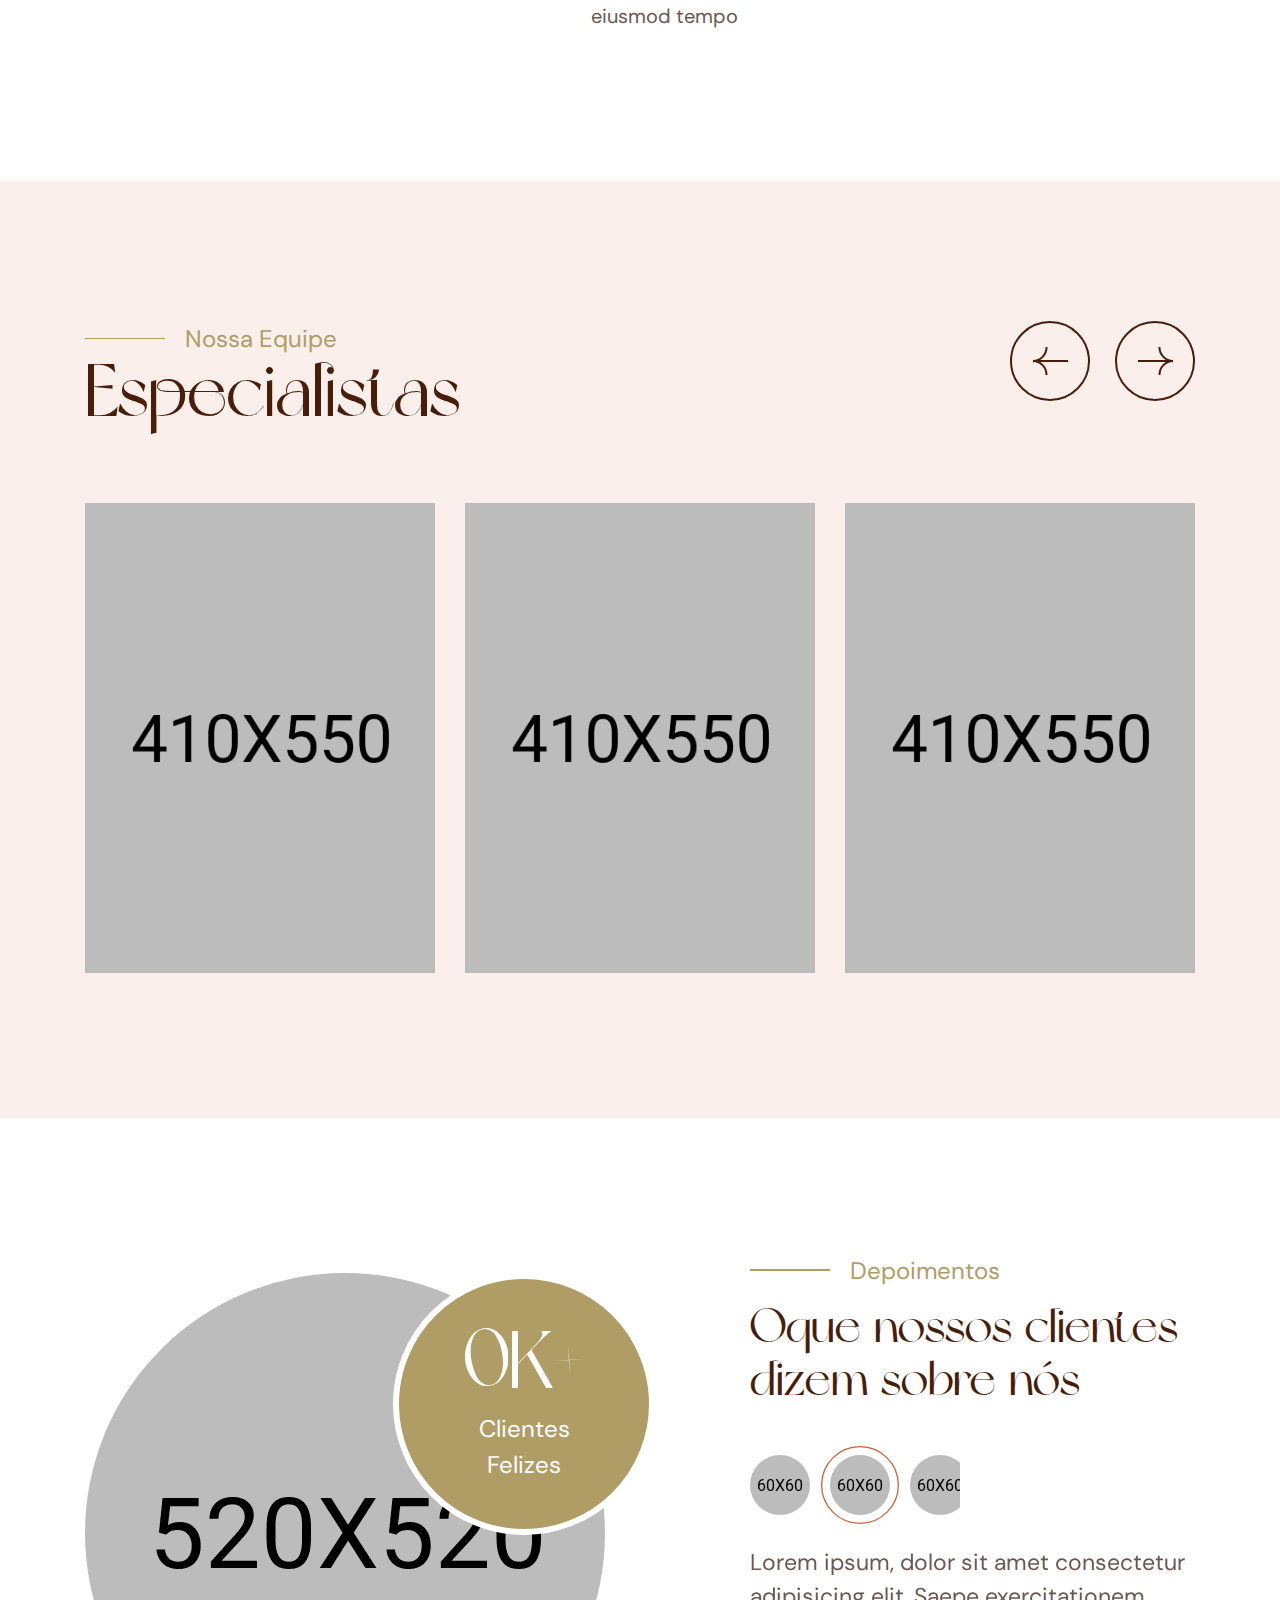
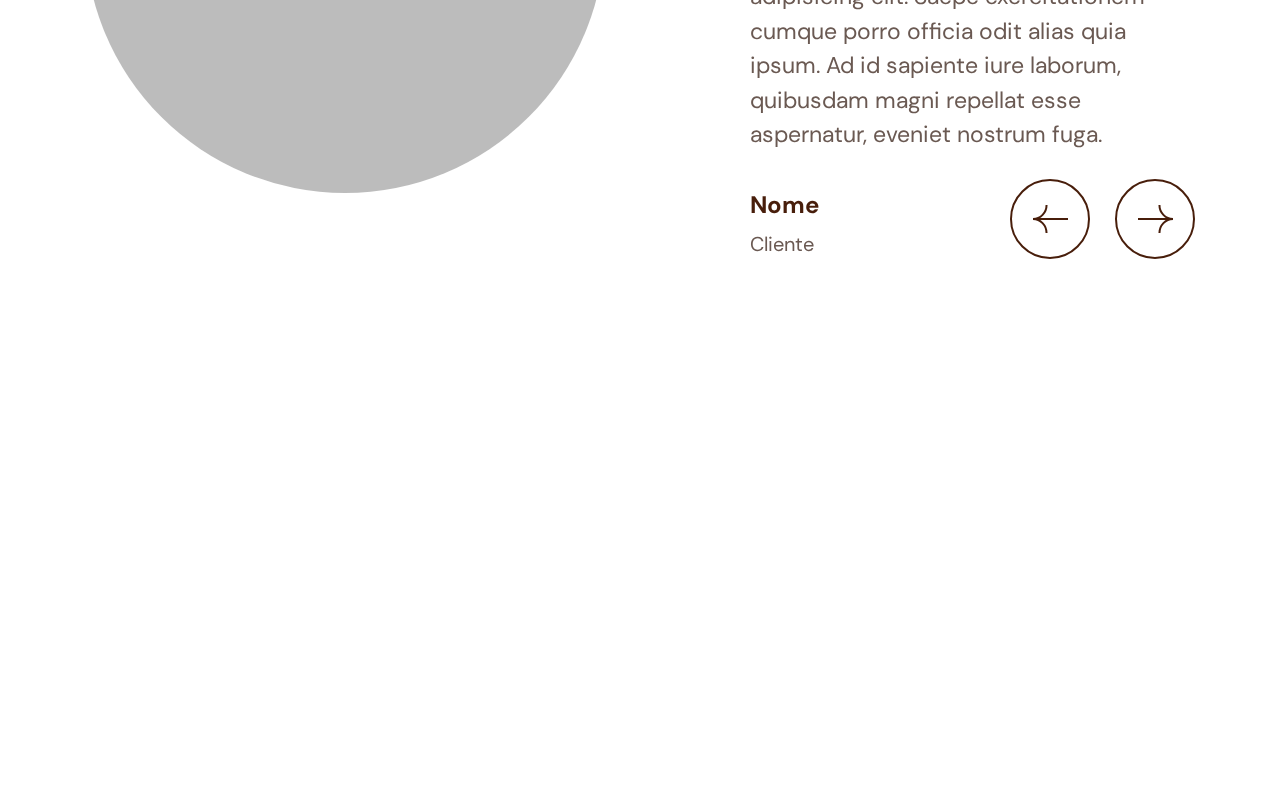
<file: about.html>
<!doctype html>
<html class="no-js" lang="zxx">
   <head>
      <meta charset="utf-8">
      <meta http-equiv="x-ua-compatible" content="ie=edge">
      <title>Aniclécia Estética Avançada</title>
      <meta name="description" content="">
      <meta name="viewport" content="width=device-width, initial-scale=1">

      <!-- Place favicon.ico in the root directory -->
      <link rel="shortcut icon" type="image/x-icon" href="assets/img/logo/LOGO_ANICLÉCIA_SANTOS_ALTERADA-1-removebg-preview.png">

      <!-- CSS here -->
      <link rel="stylesheet" href="assets/css/bootstrap.css">
      <link rel="stylesheet" href="assets/css/animate.css">
      <link rel="stylesheet" href="assets/css/swiper-bundle.css">
      <link rel="stylesheet" href="assets/css/slick.css">
      <link rel="stylesheet" href="assets/css/nouislider.css">
      <link rel="stylesheet" href="assets/css/magnific-popup.css">
      <link rel="stylesheet" href="assets/css/splide.css">
      <link rel="stylesheet" href="assets/css/font-awesome-pro.css">
      <link rel="stylesheet" href="assets/css/hover-reveal.css">
      <link rel="stylesheet" href="assets/css/odometer.css">
      <link rel="stylesheet" href="assets/css/spacing.css">
      <link rel="stylesheet" href="assets/css/main.css">
   </head>
   <body>
      <!--[if lte IE 9]>
      <p class="browserupgrade">You are using an <strong>outdated</strong> browser. Please <a href="https://browsehappy.com/">upgrade your browser</a> to improve your experience and security.</p>
      <![endif]-->


      <!-- pre loader area start -->
      <div id="loading">
         <div id="loading-center">
            <div id="loading-center-absolute">
               <div class="object" id="object_one"></div>
               <div class="object" id="object_two" style="left:20px;"></div>
               <div class="object" id="object_three" style="left:40px;"></div>
               <div class="object" id="object_four" style="left:60px;"></div>
               <div class="object" id="object_five" style="left:80px;"></div>
            </div>
         </div>
      </div>
      <!-- pre loader area end -->

      <!-- back to top start -->
      <div class="back-to-top-wrapper">
         <button id="back_to_top" type="button" class="back-to-top-btn">
            <svg width="12" height="7" viewBox="0 0 12 7" fill="none" xmlns="http://www.w3.org/2000/svg">
               <path d="M11 6L6 1L1 6" stroke="currentColor" stroke-width="1.5" stroke-linecap="round" stroke-linejoin="round"/>
            </svg>               
         </button>
      </div>
      <!-- back to top end -->

      <!-- header area start -->
      <header>
         <div class="header__area header-6">
            <div class="header__top theme-bg">
               <div class="container">
                  <div class="row">
                     <div class="col-lg-12">
                        <div class="header__top-content text-center">
                           <span>Entre em contato agora e descubra nossos tratamentos exclusivos e personalizados. Realce sua beleza com o melhor da estética!</span> 
                        </div>
                     </div>
                  </div>
               </div>
            </div>
            <div class="header__bottom" id="header-sticky">
               <div class="container">
                  <div class="row align-items-center">
                     <div class="col-xxl-3 col-xl-2 col-lg-6 col-md-6 col-6">
                        <div class="logo">
                           <a href="index.html">
                              <img src="assets/img/logo/LOGO_ANICLÉCIA_SANTOS_ALTERADA-1-removebg-preview.png" alt="logo">
                           </a>
                        </div>
                     </div>
                     <div class="col-xxl-6 col-xl-7 d-none d-xl-block">
                        <div class="main-menu menu-position">
                           <nav id="mobile-menu" class="tp-main-menu-content">
                              <ul>
                                 <li class="has-dropdown">
                                    <a href="index.html">Home</a>
                                    <div class="tp-submenu has-homemenu">
                                     
                                    </div>
                                 </li>
                                 <li>
                                    <a href="about.html">Sobre</a>
                                 </li>
                                 <li class="has-dropdown">
                                    <a href="#">Páginas</a>
                                    <ul class="tp-submenu">
                                      
                                       <li><a href="services.html">Serviços</a></li>
                                       
                                       <li><a href="team.html">Time</a></li>
                                       
                                 
                                       <li><a href="faq.html">FAQ</a></li>
                                 
                                    </ul>
                                 </li>
                               
                                 <li>
                                    <a href="contact.html">Contato</a>
                                 </li>
                              </ul>
                           </nav>
                        </div>
                     </div>
                     <div class="col-xxl-3 col-xl-3 col-lg-6 col-md-6 col-6">
                        <div class="header__bottom-right d-flex justify-content-end align-items-center">
                           <div class="d-none d-sm-block">
                              <div class="header__right header-3__right header__opacity d-flex justify-content-end align-items-center">
                                 <button class="tp-search-toggle">
                                    <span>
                                       <svg width="24" height="24" viewBox="0 0 24 24" fill="none" xmlns="http://www.w3.org/2000/svg">
                                          <path d="M11.5 21C16.7467 21 21 16.7467 21 11.5C21 6.25329 16.7467 2 11.5 2C6.25329 2 2 6.25329 2 11.5C2 16.7467 6.25329 21 11.5 21Z" stroke="currentColor" stroke-width="1.5" stroke-linecap="round" stroke-linejoin="round"/>
                                          <path d="M22 22L20 20" stroke="currentColor" stroke-width="1.5" stroke-linecap="round" stroke-linejoin="round"/>
                                       </svg>
                                    </span>
                                 </button>
                                 <a href="wishlist.html">
                                    <span>
                                       <svg width="22" height="20" viewBox="0 0 22 20" fill="none" xmlns="http://www.w3.org/2000/svg">
                                          <path d="M11.62 18.8096C11.28 18.9296 10.72 18.9296 10.38 18.8096C7.48 17.8196 1 13.6896 1 6.68961C1 3.59961 3.49 1.09961 6.56 1.09961C8.38 1.09961 9.99 1.97961 11 3.33961C12.01 1.97961 13.63 1.09961 15.44 1.09961C18.51 1.09961 21 3.59961 21 6.68961C21 13.6896 14.52 17.8196 11.62 18.8096Z" stroke="currentColor" stroke-width="1.5" stroke-linecap="round" stroke-linejoin="round"/>
                                       </svg>
                                    </span>
                                 </a>
                                 <div class="cart-list-wrap">
                                    <a href="cart.html" class="cart-list-wrapper">
                                       <span>
                                          <svg width="24" height="24" viewBox="0 0 24 24" fill="none" xmlns="http://www.w3.org/2000/svg">
                                             <path d="M8.81141 2L5.19141 5.63" stroke="currentColor" stroke-width="1.5" stroke-miterlimit="10" stroke-linecap="round" stroke-linejoin="round"/>
                                             <path d="M15.1914 2L18.8114 5.63" stroke="currentColor" stroke-width="1.5" stroke-miterlimit="10" stroke-linecap="round" stroke-linejoin="round"/>
                                             <path d="M2 7.84961C2 5.99961 2.99 5.84961 4.22 5.84961H19.78C21.01 5.84961 22 5.99961 22 7.84961C22 9.99961 21.01 9.84961 19.78 9.84961H4.22C2.99 9.84961 2 9.99961 2 7.84961Z" stroke="currentColor" stroke-width="1.5"/>
                                             <path d="M9.76172 14V17.55" stroke="currentColor" stroke-width="1.5" stroke-linecap="round"/>
                                             <path d="M14.3594 14V17.55" stroke="currentColor" stroke-width="1.5" stroke-linecap="round"/>
                                             <path d="M3.5 10L4.91 18.64C5.23 20.58 6 22 8.86 22H14.89C18 22 18.46 20.64 18.82 18.76L20.5 10" stroke="currentColor" stroke-width="1.5" stroke-linecap="round"/>
                                          </svg>                                       
                                       </span>
                                    </a>
                                 
                                 </div>
                              </div>
                           </div>
                           <div class="offcanvas-btn header__offcanvas-btn d-xl-none ml-20">
                              <button class="offcanvas-open-btn"><i class="fa-solid fa-bars"></i></button>
                           </div>
                        </div>
                     </div>
                  </div>
               </div>
            </div>
         </div>
      </header>
      <!-- header area end -->

      <!-- offcanvas area start -->
      <div class="offcanvas__area">
         <div class="offcanvas__wrapper">
            <div class="offcanvas__close">
               <button class="offcanvas__close-btn offcanvas-close-btn">
                  <svg width="12" height="12" viewBox="0 0 12 12" fill="none" xmlns="http://www.w3.org/2000/svg">
                     <path d="M11 1L1 11" stroke="currentColor" stroke-width="1.5" stroke-linecap="round"
                        stroke-linejoin="round" />
                     <path d="M1 1L11 11" stroke="currentColor" stroke-width="1.5" stroke-linecap="round"
                        stroke-linejoin="round" />
                  </svg>
               </button>
            </div>
            <div class="offcanvas__content">
               <div class="offcanvas__top mb-70 d-flex justify-content-between align-items-center">
                  <div class="offcanvas__logo logo">
                     <a href="index.html">
                        <img src="assets/img/logo/LOGO_ANICLÉCIA_SANTOS_ALTERADA-1-removebg-preview.png" alt="logo">
                     </a>
                  </div>
               </div>
               <div class="tp-main-menu-mobile"></div>
               <div class="offcanvas__btn">
                  <a href="contact.html" class="tp-btn-offcanvas">Contate-nos <i
                        class="fa-regular fa-chevron-right"></i></a>
               </div>
               <div class="side-info-contact">
                  <span>Nós estamos aqui</span>
                  <p>1489...<br> ...</p>
               </div>
               <div class="side-info-social">
              <a href="#"><i class="fa-brands fa-instagram"></i></a>
            <a href="#"><i class="fa-brands fa-whatsapp"></i></a>


               </div>
            </div>
         </div>
      </div>
      <div class="body-overlay"></div>
      <!-- offcanvas area end -->

   

      <main>

         <!-- breadcrumb-area-start -->
         <section class="breadcrumb-area tpbreadcrumb-overlay" data-background="assets/img/breadcrumb/breadcrumb-bg-2.jpg">
            <div class="container">
               <div class="row align-items-center">
                  <div class="col-12">
                     <div class="tpbreadcrumb text-center">
                        <h2 class="tpbreadcrumb-title">Sobre nós</h2>
                        <p>Na nossa clínica, oferecemos tratamentos de estética de alta qualidade, focados em proporcionar resultados incríveis e personalizados. Nosso compromisso é com o bem-estar e a autoestima dos nossos clientes, utilizando técnicas modernas e seguras para transformar sua beleza de dentro para fora.</p>
                     </div>
                  </div>
               </div>
            </div>
         </section>
         <!-- breadcrumb-area-end -->

         <!-- about-area-start -->
         <section class="about-area pt-145 pb-95">
            <div class="container">
               <div class="row align-items-center">
                  <div class="col-xl-6 col-lg-7">
                     <div class="about-inner mb-60">
                        <div class="tpsection mb-30">
                           <h2 class="tpsection-title mb-25">Nossa Missão é Realçar Sua Beleza</h2>
                           <p>
                              Oferecemos tratamentos estéticos personalizados, combinando tecnologia de ponta e um atendimento acolhedor para destacar sua beleza natural e proporcionar resultados incríveis. </p>
                        </div>
                        <ul>
                           <li>
                              <span>
                                 <svg width="24" height="24" viewBox="0 0 24 24" fill="none" xmlns="http://www.w3.org/2000/svg">
                                    <g clip-path="url(#clip0_364_2683)">
                                    <path d="M12.0001 0C18.6301 0 24.0001 5.37 24.0001 12C24.0001 18.63 18.6301 24 12.0001 24C5.37006 24 5.59967e-05 18.63 5.59967e-05 12C-0.019944 5.39 5.32006 0.02 11.9301 0C11.9501 0 11.9801 0 12.0001 0Z" fill="currentColor"/><path d="M18.6516 8.69027L10.1316 17.2203L5.35156 12.4803L7.30156 10.5703L10.1316 13.3603L16.7016 6.78027L18.6516 8.69027Z" fill="white"/></g> <defs><clipPath id="clip0_364_26831"><rect width="24" height="24" fill="white"/></clipPath></defs>
                                 </svg>
                              </span>
                              Nos esforçamos para revelar o melhor de você.
                           </li>
                           <li>
                              <span>
                                 <svg width="24" height="24" viewBox="0 0 24 24" fill="none" xmlns="http://www.w3.org/2000/svg">
                                    <g clip-path="url(#clip0_364_2683)">
                                    <path d="M12.0001 0C18.6301 0 24.0001 5.37 24.0001 12C24.0001 18.63 18.6301 24 12.0001 24C5.37006 24 5.59967e-05 18.63 5.59967e-05 12C-0.019944 5.39 5.32006 0.02 11.9301 0C11.9501 0 11.9801 0 12.0001 0Z" fill="currentColor"/><path d="M18.6516 8.69027L10.1316 17.2203L5.35156 12.4803L7.30156 10.5703L10.1316 13.3603L16.7016 6.78027L18.6516 8.69027Z" fill="white"/></g> <defs><clipPath id="clip0_364_26832"><rect width="24" height="24" fill="white"/></clipPath></defs>
                                 </svg>
                              </span>
                              Beleza e glamour em sua perfeição.
                           </li>
                           <li>
                              <span>
                                 <svg width="24" height="24" viewBox="0 0 24 24" fill="none" xmlns="http://www.w3.org/2000/svg">
                                    <g clip-path="url(#clip0_364_2683)">
                                    <path d="M12.0001 0C18.6301 0 24.0001 5.37 24.0001 12C24.0001 18.63 18.6301 24 12.0001 24C5.37006 24 5.59967e-05 18.63 5.59967e-05 12C-0.019944 5.39 5.32006 0.02 11.9301 0C11.9501 0 11.9801 0 12.0001 0Z" fill="currentColor"/><path d="M18.6516 8.69027L10.1316 17.2203L5.35156 12.4803L7.30156 10.5703L10.1316 13.3603L16.7016 6.78027L18.6516 8.69027Z" fill="white"/></g> <defs><clipPath id="clip0_364_26833"><rect width="24" height="24" fill="white"/></clipPath></defs>
                                 </svg>
                              </span>
                              Realça o melhor de você.
                           </li>
                           <li>
                              <span>
                                 <svg width="24" height="24" viewBox="0 0 24 24" fill="none" xmlns="http://www.w3.org/2000/svg">
                                    <g clip-path="url(#clip0_364_2683)">
                                    <path d="M12.0001 0C18.6301 0 24.0001 5.37 24.0001 12C24.0001 18.63 18.6301 24 12.0001 24C5.37006 24 5.59967e-05 18.63 5.59967e-05 12C-0.019944 5.39 5.32006 0.02 11.9301 0C11.9501 0 11.9801 0 12.0001 0Z" fill="currentColor"/><path d="M18.6516 8.69027L10.1316 17.2203L5.35156 12.4803L7.30156 10.5703L10.1316 13.3603L16.7016 6.78027L18.6516 8.69027Z" fill="white"/></g> <defs><clipPath id="clip0_364_26834"><rect width="24" height="24" fill="white"/></clipPath></defs>
                                 </svg>
                              </span>
                              Viva a beleza em cada momento.
                           </li>
                        </ul>
                        <div class="about-inner-btn">
                           <a href="contact.html" class="tp-btn">Contate nós</a>
                        </div>
                     </div>
                  </div>
                  <div class="col-xl-6 col-lg-5">
                     <div class="about-inner-wrap text-lg-end mb-60 wow fadeInRight" data-wow-duration="1s" data-wow-delay=".2s">
                        <div class="about-inner-thumb">
                           <img src="assets/img/about/inner/about-inner-1.png" alt="">
                        </div>
                     </div>
                  </div>
               </div>
            </div>
         </section>
         <!-- about-area-end -->

         <!-- history-area-start -->
         <section class="history-area pb-105">
            <div class="container">
               <div class="row">
                  <div class="col-lg-12">
                     <div class="tpsection text-center mb-65">
                        <h2 class="tpsection-title">Nossa história de crescimento</h2>
                     </div>
                  </div>
               </div>
               <div class="history-item-main">
                  <ul>
                     <li>
                        <div class="history-item-meta">
                           <div class="row align-items-center">
                              <div class="col-lg-5">
                                 <div class="history-item mb-40 wow fadeInRight" data-wow-duration="1s" data-wow-delay=".2s">
                                    <div class="history-thumb">
                                       <img src="assets/img/history/history-thumb-1.jpg" alt="">
                                    </div>
                                 </div>
                              </div>
                              <div class="col-lg-2">
                                 <div class="history-item mb-40">
                                    <div class="history-item-year text-center">
                                       <span>2016</span>
                                    </div>
                                 </div>
                              </div>
                              <div class="col-lg-5">
                                 <div class="history-item history-content-box mb-40 wow fadeInLeft" data-wow-duration="1s" data-wow-delay=".2s">
                                    <div class="history-item-icon">
                                       <i>
                                          <span>
                                             <svg width="38" height="34" viewBox="0 0 38 34" fill="none" xmlns="http://www.w3.org/2000/svg">
                                                <path d="M8.16675 34.0003C7.18183 34.0003 6.20656 33.8063 5.29662 33.4294C4.38668 33.0525 3.55989 32.5001 2.86345 31.8036C2.16701 31.1072 1.61456 30.2804 1.23765 29.3705C0.860741 28.4605 0.666748 27.4852 0.666748 26.5003C0.666748 25.5154 0.860741 24.5401 1.23765 23.6302C1.61456 22.7203 2.16701 21.8935 2.86345 21.197C3.55989 20.5006 4.38668 19.9481 5.29662 19.5712C6.20656 19.1943 7.18183 19.0003 8.16675 19.0003C10.1559 19.0003 12.0635 19.7905 13.47 21.197C14.8766 22.6035 15.6667 24.5112 15.6667 26.5003C15.6667 28.4894 14.8766 30.3971 13.47 31.8036C12.0635 33.2101 10.1559 34.0003 8.16675 34.0003V34.0003ZM8.16675 30.667C9.27182 30.667 10.3316 30.228 11.113 29.4466C11.8944 28.6652 12.3334 27.6054 12.3334 26.5003C12.3334 25.3953 11.8944 24.3354 11.113 23.554C10.3316 22.7726 9.27182 22.3337 8.16675 22.3337C7.06168 22.3337 6.00187 22.7726 5.22047 23.554C4.43907 24.3354 4.00008 25.3953 4.00008 26.5003C4.00008 27.6054 4.43907 28.6652 5.22047 29.4466C6.00187 30.228 7.06168 30.667 8.16675 30.667V30.667ZM29.8334 34.0003C28.8485 34.0003 27.8732 33.8063 26.9633 33.4294C26.0533 33.0525 25.2266 32.5001 24.5301 31.8036C23.8337 31.1072 23.2812 30.2804 22.9043 29.3705C22.5274 28.4605 22.3334 27.4852 22.3334 26.5003C22.3334 25.5154 22.5274 24.5401 22.9043 23.6302C23.2812 22.7203 23.8337 21.8935 24.5301 21.197C25.2266 20.5006 26.0533 19.9481 26.9633 19.5712C27.8732 19.1943 28.8485 19.0003 29.8334 19.0003C31.8225 19.0003 33.7302 19.7905 35.1367 21.197C36.5432 22.6035 37.3334 24.5112 37.3334 26.5003C37.3334 28.4894 36.5432 30.3971 35.1367 31.8036C33.7302 33.2101 31.8225 34.0003 29.8334 34.0003V34.0003ZM29.8334 30.667C30.9385 30.667 31.9983 30.228 32.7797 29.4466C33.5611 28.6652 34.0001 27.6054 34.0001 26.5003C34.0001 25.3953 33.5611 24.3354 32.7797 23.554C31.9983 22.7726 30.9385 22.3337 29.8334 22.3337C28.7283 22.3337 27.6685 22.7726 26.8871 23.554C26.1057 24.3354 25.6667 25.3953 25.6667 26.5003C25.6667 27.6054 26.1057 28.6652 26.8871 29.4466C27.6685 30.228 28.7283 30.667 29.8334 30.667ZM17.3717 16.1753L20.6667 19.0003V29.0003H17.3334V20.667L12.8017 16.8903C12.3985 16.6132 12.0612 16.2507 11.8138 15.8285C11.5664 15.4064 11.4149 14.9349 11.3702 14.4477C11.3255 13.9604 11.3887 13.4693 11.5551 13.0092C11.7216 12.549 11.9873 12.1312 12.3334 11.7853L17.0467 7.07199C17.3563 6.76232 17.7238 6.51667 18.1283 6.34907C18.5328 6.18147 18.9664 6.0952 19.4042 6.0952C19.8421 6.0952 20.2757 6.18147 20.6802 6.34907C21.0847 6.51667 21.4522 6.76232 21.7617 7.07199L24.1184 9.42866C25.8835 11.2 28.173 12.3545 30.6467 12.7203L30.6301 16.0787C27.2737 15.6923 24.1474 14.1794 21.7617 11.787L17.3717 16.1753V16.1753ZM25.6667 7.33366C24.7827 7.33366 23.9348 6.98247 23.3097 6.35735C22.6846 5.73223 22.3334 4.88438 22.3334 4.00033C22.3334 3.11627 22.6846 2.26842 23.3097 1.6433C23.9348 1.01818 24.7827 0.666992 25.6667 0.666992C26.5508 0.666992 27.3986 1.01818 28.0238 1.6433C28.6489 2.26842 29.0001 3.11627 29.0001 4.00033C29.0001 4.88438 28.6489 5.73223 28.0238 6.35735C27.3986 6.98247 26.5508 7.33366 25.6667 7.33366V7.33366Z" fill="currentColor"/>
                                             </svg>
                                          </span>
                                       </i>
                                    </div>
                                    <div class="history-item-content">
                                       <h5 class="history-item-title">Começo Aqui</h5>
                                       <p>Lorem ipsum dolor amet, consectetur adipiscing elit. Lorem ipsum dolor sit amet, consectetur adipiscing elit.</p>
                                    </div>
                                 </div>
                              </div>
                           </div>
                        </div>
                     </li>
                     <li>
                        <div class="history-item-meta">
                           <div class="row align-items-center">
                              <div class="col-lg-5">
                                 <div class="history-item history-content-box mb-40 wow fadeInRight" data-wow-duration="1s" data-wow-delay=".4s">
                                    <div class="history-item-icon">
                                       <i>
                                          <span>
                                             <svg width="34" height="31" viewBox="0 0 34 31" fill="none" xmlns="http://www.w3.org/2000/svg">
                                                <path d="M17.0016 2.5483C20.9166 -0.9667 26.9666 -0.850033 30.7383 2.9283C34.5083 6.7083 34.6383 12.7283 31.1316 16.655L16.9983 30.8083L2.86826 16.655C-0.638405 12.7283 -0.506738 6.6983 3.2616 2.9283C7.0366 -0.845033 13.0749 -0.9717 17.0016 2.5483V2.5483ZM28.3783 5.2833C25.8783 2.77997 21.8449 2.6783 19.2283 5.0283L17.0033 7.02497L14.7766 5.02997C12.1516 2.67663 8.12659 2.77997 5.61993 5.28663C3.1366 7.76997 3.0116 11.745 5.29993 14.3716L16.9999 26.09L28.6999 14.3733C30.9899 11.745 30.8649 7.77497 28.3783 5.2833V5.2833Z" fill="currentColor"/>
                                             </svg>
                                          </span>
                                       </i>
                                    </div>
                                    <div class="history-item-content">
                                       <h5 class="history-item-title">Expansão </h5>
                                       <p>Lorem ipsum dolor amet, consectetur adipiscing elit. Lorem ipsum dolor sit amet, consectetur adipiscing elit.</p>
                                    </div>
                                 </div>
                              </div>
                              <div class="col-lg-2">
                                 <div class="history-item mb-40">
                                    <div class="history-item-year text-center">
                                       <span>2020</span>
                                    </div>
                                 </div>
                              </div>
                              <div class="col-lg-5">
                                 <div class="history-item mb-40 wow fadeInLeft" data-wow-duration="1s" data-wow-delay=".4s">
                                    <div class="history-thumb-2">
                                       <img src="assets/img/history/history-thumb-3.jpg" alt="">
                                    </div>
                                 </div>
                              </div>
                           </div>
                        </div>
                     </li>
                     <li>
                        <div class="history-item-meta">
                           <div class="row align-items-center">
                              <div class="col-lg-5">
                                 <div class="history-item mb-40 wow fadeInRight" data-wow-duration="1s" data-wow-delay=".6s">
                                    <div class="history-thumb">
                                       <img src="assets/img/history/history-thumb-2.jpg" alt="">
                                    </div>
                                 </div>
                              </div>
                              <div class="col-lg-2">
                                 <div class="history-item mb-40">
                                    <div class="history-item-year text-center">
                                       <span>2023</span>
                                    </div>
                                 </div>
                              </div>
                              <div class="col-lg-5">
                                 <div class="history-item history-content-box mb-40 wow fadeInLeft" data-wow-duration="1s" data-wow-delay=".6s">
                                    <div class="history-item-icon">
                                       <i>
                                          <span>
                                             <svg width="34" height="34" viewBox="0 0 34 34" fill="none" xmlns="http://www.w3.org/2000/svg">
                                                <path d="M7.19326 30.478C5.06664 28.9328 3.33628 26.9058 2.14391 24.563C0.951527 22.2203 0.331039 19.6284 0.333258 16.9997C0.333258 7.79468 7.79492 0.333008 16.9999 0.333008C26.2049 0.333008 33.6666 7.79468 33.6666 16.9997C33.6688 19.6284 33.0483 22.2203 31.8559 24.563C30.6636 26.9058 28.9332 28.9328 26.8066 30.478L25.1149 27.5797C27.3256 25.884 28.9495 23.5384 29.7586 20.8723C30.5677 18.2063 30.5214 15.3538 29.626 12.7155C28.7307 10.0771 27.0314 7.78556 24.7668 6.16261C22.5021 4.53967 19.786 3.6669 16.9999 3.6669C14.2138 3.6669 11.4977 4.53967 9.23309 6.16261C6.96848 7.78556 5.26916 10.0771 4.37382 12.7155C3.47848 15.3538 3.43211 18.2063 4.24122 20.8723C5.05033 23.5384 6.67426 25.884 8.88492 27.5797L7.19326 30.478V30.478ZM10.5833 24.6697C9.0083 23.352 7.87716 21.5815 7.34351 19.5986C6.80986 17.6157 6.89959 15.5166 7.6005 13.5865C8.30141 11.6564 9.57951 9.98884 11.2612 8.81042C12.9428 7.63199 14.9465 6.99984 16.9999 6.99984C19.0534 6.99984 21.057 7.63199 22.7387 8.81042C24.4203 9.98884 25.6984 11.6564 26.3993 13.5865C27.1003 15.5166 27.19 17.6157 26.6563 19.5986C26.1227 21.5815 24.9915 23.352 23.4166 24.6697L21.6999 21.7263C22.6362 20.7956 23.2751 19.6078 23.5356 18.3135C23.796 17.0192 23.6663 15.6767 23.1629 14.4562C22.6595 13.2358 21.805 12.1922 20.7078 11.4579C19.6107 10.7236 18.3202 10.3316 16.9999 10.3316C15.6797 10.3316 14.3892 10.7236 13.292 11.4579C12.1948 12.1922 11.3404 13.2358 10.8369 14.4562C10.3335 15.6767 10.2038 17.0192 10.4643 18.3135C10.7247 19.6078 11.3636 20.7956 12.2999 21.7263L10.5833 24.6697V24.6697ZM15.3333 18.6663H18.6666V33.6663H15.3333V18.6663Z" fill="currentColor"/>
                                                </svg>
                                          </span>
                                       </i>
                                    </div>
                                    <div class="history-item-content">
                                       <h5 class="history-item-title">Atualmente</h5>
                                       <p>Lorem ipsum dolor amet, consectetur adipiscing elit. Lorem ipsum dolor sit amet, consectetur adipiscing elit.</p>
                                    </div>
                                 </div>
                              </div>
                           </div>
                        </div>
                     </li>
                  </ul>
               </div>
            </div>
         </section>
         <!-- history-area-end -->

         <!-- brand-area-start -->
         
         <!-- brand-area-end -->

         <!-- choose-area-start -->
         <section class="choose-area pb-60">
            <div class="container">
               <div class="row">
                  <div class="col-xl-4 col-lg-12">
                     <div class="choose-inner-thumb text-lg-end mb-50 wow fadeInLeft" data-wow-duration="1s" data-wow-delay=".4s">
                        <img src="assets/img/choose/choose-inner-1.png" alt="">
                     </div>
                  </div>
                  <div class="col-xl-8 col-lg-12">
                     <div class="choose-inner-wrap mb-50">
                        <div class="tpsection mb-50">
                           <h2 class="tpsection-title">Por que nos escolher?</h2>
                        </div>
                        <div class="choose-inner-info d-flex">
                           <div class="choose-inner-content">
                              <div class="choose-inner-text">
                                 <p>Lorem ipsum amet consectetur adipisicing elit, sedesd do eiusmod tempors incididunt  labore etshile dolore magna aliqua utased enim minim veniam.</p>
                              </div>
                              <div class="about-3-list-item mb-25">
                                 <div class="about-3-list-icon">
                                    <span>
                                       <svg width="30" height="40" viewBox="0 0 30 40" fill="none" xmlns="http://www.w3.org/2000/svg">
                                          <path d="M28.9954 32.3C28.9554 32.2656 25.1202 28.866 20.8486 24.1272C24.2702 19.614 27.001 14.9616 27.001 11.6C27.001 11.5016 26.9894 11.4044 26.9646 11.3092C25.8374 6.79759 23.3706 0.799988 15.001 0.799988C6.63136 0.799988 4.16456 6.79759 3.03736 11.3092C3.01256 11.4044 3.00096 11.5016 3.00096 11.6C3.00096 14.614 5.01056 18.7204 9.14056 24.1356C4.88176 28.856 1.09096 32.226 1.00656 32.3C0.759357 32.5192 0.611757 32.832 0.602157 33.1624C0.591757 33.494 0.718157 33.814 0.952557 34.0484L5.75256 38.8484C5.98696 39.0828 6.29376 39.2 6.60096 39.2C6.89496 39.2 7.19056 39.092 7.42136 38.8752C7.75136 38.566 11.1374 35.3728 15.0026 31.1112C19.0038 35.5132 22.5426 38.8392 22.581 38.8752C22.8114 39.092 23.107 39.2 23.401 39.2C23.7082 39.2 24.015 39.0828 24.2494 38.8484L29.0494 34.0484C29.2838 33.814 29.4102 33.494 29.3998 33.1624C29.3906 32.832 29.2438 32.5192 28.9954 32.3ZM15.0086 16.94C13.4726 14.8064 12.2214 12.8016 11.2734 10.9396C11.3402 10.82 12.2862 9.19999 15.001 9.19999C17.7594 9.19999 18.697 10.8804 18.7274 10.9368C18.729 10.9396 18.731 10.9416 18.7322 10.944C17.7154 12.942 16.4298 14.9688 15.0086 16.94V16.94ZM20.851 4.96359C20.6638 6.11799 20.303 7.32079 19.819 8.54759C18.923 7.71599 17.4002 6.79999 15.001 6.79999C12.6126 6.79999 11.0846 7.70959 10.187 8.53799C9.68616 7.26639 9.35056 6.07479 9.17136 4.96079C10.5594 3.88159 12.4238 3.19999 15.001 3.19999C17.585 3.19999 19.461 3.87839 20.851 4.96359ZM5.40336 11.7408C5.81016 10.1452 6.34856 8.54359 7.20616 7.16559C8.15576 10.5984 10.263 14.5452 13.5026 18.9484C12.6062 20.1024 11.6826 21.2264 10.7602 22.2984C6.47896 16.6028 5.45616 13.4364 5.40336 11.7408V11.7408ZM6.62216 36.3244L3.54136 33.2436C7.17656 29.892 19.9114 17.5884 22.8094 7.18679C23.6602 8.56039 24.1946 10.154 24.599 11.7408C24.4158 17.9376 12.2918 30.8668 6.62216 36.3244V36.3244ZM23.3834 36.3208C22.0898 35.066 19.4566 32.452 16.6098 29.3076C17.527 28.2572 18.4506 27.1624 19.3494 26.046C22.3642 29.3656 25.0846 31.9676 26.4618 33.2408L23.3834 36.3208Z" fill="currentColor"/>
                                       </svg>
                                    </span>
                                 </div>
                                 <div class="about-3-list-content">
                                    <h4 class="about-3-list-title">O que nossos clientes dizem?</h4>
                                    <p>Lorem ipsum amet consectet adipisicing elit sedesd do eiusmod tempo</p>
                                 </div>
                              </div>
                              <div class="about-3-list-item mb-25">
                                 <div class="about-3-list-icon">
                                    <span>
                                       <svg width="32" height="40" viewBox="0 0 32 40" fill="none" xmlns="http://www.w3.org/2000/svg">
                                          <path d="M16.0004 39.2C15.7684 39.2 15.5364 39.1328 15.3348 38.9984L5.20959 32.2484C2.19799 30.2404 0.400391 26.8812 0.400391 23.2624V7.99999C0.400391 7.33839 0.937191 6.80239 1.59879 6.79999C1.67799 6.79999 9.59199 6.71079 15.152 1.15159C15.6208 0.682788 16.38 0.682788 16.8488 1.15159C22.4328 6.73559 30.3212 6.79999 30.4004 6.79999C31.0632 6.79999 31.6004 7.33719 31.6004 7.99999V23.2624C31.6004 26.8812 29.8028 30.2404 26.7912 32.2484L16.666 38.9984C16.4644 39.1328 16.2324 39.2 16.0004 39.2ZM2.80039 9.13559V23.2624C2.80039 26.0772 4.19919 28.69 6.54119 30.2516L16.0004 36.558L25.4596 30.2516C27.8016 28.69 29.2004 26.0772 29.2004 23.2624V9.13559C26.708 8.91479 20.8344 7.94079 16.0004 3.64839C11.1664 7.94079 5.29279 8.91479 2.80039 9.13559ZM22.0004 18.8H17.2004V14C17.2004 13.3372 16.6632 12.8 16.0004 12.8C15.3376 12.8 14.8004 13.3372 14.8004 14V18.8H10.0004C9.33759 18.8 8.80039 19.3372 8.80039 20C8.80039 20.6628 9.33759 21.2 10.0004 21.2H14.8004V26C14.8004 26.6628 15.3376 27.2 16.0004 27.2C16.6632 27.2 17.2004 26.6628 17.2004 26V21.2H22.0004C22.6632 21.2 23.2004 20.6628 23.2004 20C23.2004 19.3372 22.6632 18.8 22.0004 18.8Z" fill="currentColor"/>
                                       </svg>
                                    </span>
                                 </div>
                                 <div class="about-3-list-content">
                                    <h4 class="about-3-list-title">24/7 Support</h4>
                                    <p>Lorem ipsum amet consectet adipisicing elit sedesd do eiusmod tempo</p>
                                 </div>
                              </div>
                           </div>
                           <div class="choose-inner-sm-thumb wow fadeInRight" data-wow-duration="1s" data-wow-delay=".4s">
                              <img src="assets/img/choose/choose-inner-2.png" alt="">
                           </div> 
                        </div>
                     </div>
                  </div>
               </div>
            </div>
         </section>
         <!-- choose-area-end -->

         <!-- team-area-start -->
         <section class="team-area theme-bg-7 pt-140 pb-105">
            <div class="container">
               <div class="row">
                  <div class="col-lg-9">
                     <div class="tpsection mb-65">
                        <div class="tpsection-sub-title">
                           <span>Nossa Equipe </span>
                        </div>
                        <h2 class="tpsection-title">Especialistas</h2>
                     </div>
                  </div>
                  <div class="col-lg-3">
                     <div class="team-arrows mb-65 d-flex align-items-center justify-content-end">
                        <div class="team-single-arrow team-button-prev">
                           <span>
                              <svg width="35" height="28" viewBox="0 0 35 28" fill="none" xmlns="http://www.w3.org/2000/svg">
                                 <g clip-path="url(#clip0_326_651)">
                                 <path d="M35 13.9954H3.29442e-07" stroke="currentColor" stroke-width="2" stroke-miterlimit="10"/>
                                 <path d="M13.5547 0C13.5547 7.73574 7.49212 13.9953 -0.000121431 13.9953" stroke="currentColor" stroke-width="2" stroke-miterlimit="10"/>
                                 <path d="M-0.000121431 13.9954C7.49212 13.9954 13.5547 20.255 13.5547 27.9907" stroke="currentColor" stroke-width="2" stroke-miterlimit="10"/>
                                 </g>
                                 <defs>
                                 <clipPath id="clip0_326_6511">
                                 <rect width="35" height="28" fill="white" transform="matrix(-1 0 0 1 35 0)"/>
                                 </clipPath>
                                 </defs>
                              </svg>
                           </span>
                        </div>
                        <div class="team-single-arrow team-button-next ml-25">
                           <span>
                              <svg width="35" height="28" viewBox="0 0 35 28" fill="none" xmlns="http://www.w3.org/2000/svg">
                                 <g clip-path="url(#clip0_326_645)">
                                 <path d="M0 13.9954H35" stroke="currentColor" stroke-width="2" stroke-miterlimit="10"/>
                                 <path d="M21.4453 0C21.4453 7.73574 27.5079 13.9953 35.0001 13.9953" stroke="currentColor" stroke-width="2" stroke-miterlimit="10"/>
                                 <path d="M35.0001 13.9954C27.5079 13.9954 21.4453 20.255 21.4453 27.9907" stroke="currentColor" stroke-width="2" stroke-miterlimit="10"/>
                                 </g>
                                 <defs>
                                 <clipPath id="clip0_326_6451">
                                 <rect width="35" height="28" fill="white"/>
                                 </clipPath>
                                 </defs>
                              </svg>
                           </span>
                        </div>
                     </div>
                  </div>
               </div>
               <div class="swiper-container team-active">
                  <div class="swiper-wrapper">
                     <div class="swiper-slide">
                        <div class="team-item fix tp-thumb-common mb-40">
                           <div class="tp-thumb-common-overlay wow"></div>
                           <div class="team-profile">
                              <img src="assets/img/team/team-1.jpg" alt="">
                           </div>
                           <div class="team-content text-center">
                              <div class="team-author-social pt-50 pb-20">
                                  <a href="https://instagram.com/SEUUSUARIO" target="_blank">
                                       <i class="fa-brands fa-instagram"></i>
                                     </a>
                              </div>
                              <h4 class="team-author-title"> <a href="team-details.html">Dr. Farzana Leo</a> </h4>
                              <span class="team-author-position">Skin Surgeon</span>
                           </div>
                        </div>
                     </div>
                     <div class="swiper-slide">
                        <div class="team-item fix tp-thumb-common mb-40">
                           <div class="tp-thumb-common-overlay wow"></div>
                           <div class="team-profile">
                              <img src="assets/img/team/team-2.jpg" alt="">
                           </div>
                           <div class="team-content text-center">
                              <div class="team-author-social pt-50 pb-20">
                                  <a href="https://instagram.com/SEUUSUARIO" target="_blank">
                                       <i class="fa-brands fa-instagram"></i>
                                     </a>
                              </div>
                              <h4 class="team-author-title"> <a href="team-details.html">Dr. Farzana Leo</a> </h4>
                              <span class="team-author-position">Skin Surgeon</span>
                           </div>
                        </div>
                     </div>
                     <div class="swiper-slide">
                        <div class="team-item fix tp-thumb-common mb-40">
                           <div class="tp-thumb-common-overlay wow"></div>
                           <div class="team-profile">
                              <img src="assets/img/team/team-3.jpg" alt="">
                           </div>
                           <div class="team-content text-center">
                              <div class="team-author-social pt-50 pb-20">
                               <a href="https://instagram.com/SEUUSUARIO" target="_blank">
                                       <i class="fa-brands fa-instagram"></i>
                                     </a>
                              </div>
                              <h4 class="team-author-title"> <a href="team-details.html">Dr. Farzana Leo</a> </h4>
                              <span class="team-author-position">Skin Surgeon</span>
                           </div>
                        </div>
                     </div>
                  </div>
               </div>
            </div>
         </section>
         <!-- team-area-end -->

         <!-- testimonial-area-start -->
         <section class="testimonial-area pt-135 mb-80">
            <div class="container">
               <div class="row">
                  <div class="col-xl-7 col-lg-6">
                     <div class="testimonial-wrap p-relative mt-20 mb-60">
                        <div class="testimonial-main-bg">
                           <img src="assets/img/testimonial/testimonial-1-bg-1.png" alt="">
                        </div>
                        <div class="testimonial-shape">
                           <div class="testimonial-shape-1 wow fadeInRight" data-wow-duration="1s" data-wow-delay=".4s">
                              <img src="assets/img/testimonial/testimonial-1-bg-2.png" alt="">
                           </div>
                        </div>
                        <div class="happy-client">
                           <h2 class="count"><span class="odometer" data-count="1"></span>K</h2>
                           <p>Clientes <br> Felizes</p>
                        </div>
                     </div>
                  </div>
                  <div class="col-xl-5 col-lg-6">
                     <div class="testimonial-wrapper mb-60">
                        <div class="tpsection mb-25">
                           <div class="tpsection-sub-title mb-15">
                              <span>Depoimentos</span>
                           </div>
                           <h2 class="tpsection-title">Oque nossos clientes dizem sobre nós</h2>
                        </div>
                        <div class="testimonial-box p-relative">
                           <div class="testimonial-1-thumb">
                              <div class="swiper-container swiper  test-ava-active">
                                 <div class="swiper-wrapper testi-avta-bottom pt-20 pb-30">
                                    <div class="swiper-slide">
                                       <div class="testimonial-author-thumb">
                                          <img src="assets/img/testimonial/testimonial-author-1.png" alt="">
                                       </div>
                                    </div>
                                    <div class="swiper-slide">
                                       <div class="testimonial-author-thumb">
                                          <img src="assets/img/testimonial/testimonial-author-2.png" alt="">
                                       </div>
                                    </div>
                                    <div class="swiper-slide">
                                       <div class="testimonial-author-thumb">
                                          <img src="assets/img/testimonial/testimonial-author-3.png" alt="">
                                       </div>
                                    </div>
                                 </div>
                              </div>
                           </div>
                           <div class="testimonial-content">
                              <div class="swiper-container swiper test-active">
                                 <div class="swiper-wrapper">
                                    <div class="swiper-slide">
                                       <div class="testimonial-content">
                                          <p>Lorem ipsum, dolor sit amet consectetur adipisicing elit. Saepe exercitationem cumque porro officia odit alias quia ipsum. Ad id sapiente iure laborum, quibusdam magni repellat esse aspernatur, eveniet nostrum fuga.</p>
                                          <div class="testimonial-author">
                                             <span class="testimonial-author-name">Nome</span>
                                             <span class="testimonial-author-position">Cliente</span>
                                          </div>
                                       </div>
                                    </div>
                                    <div class="swiper-slide">
                                       <div class="testimonial-content">
                                          <p>Lorem ipsum dolor sit amet, consectetur adipisicing elit. Unde corporis corrupti omnis saepe, cum nihil ut in earum voluptate dolores, veritatis consequuntur fugit odit perferendis sed impedit aut modi commodi.</p>
                                          <div class="testimonial-author">
                                             <span class="testimonial-author-name">Nome</span>
                                             <span class="testimonial-author-position">Cliente</span>
                                          </div>
                                       </div>
                                    </div>
                                    <div class="swiper-slide">
                                       <div class="testimonial-content">
                                          <p>“Fringilla utade morbi tincidunt augu interdum velit euismo. Nullam consequat volutpat donec urna lorem pellentesque.Fringilla amusb morbi tincidunt augue interdum velit euismo.”</p>
                                          <div class="testimonial-author">
                                             <span class="testimonial-author-name">Nome</span>
                                             <span class="testimonial-author-position">Clienter</span>
                                          </div>
                                       </div>
                                    </div>
                                 </div>
                              </div>
                           </div>
                           <div class="testimonial-arrows d-flex align-items-center justify-content-end">
                              <div class="testimonial-single-arrow testimonial-button-prev">
                                 <span>
                                    <svg width="35" height="28" viewBox="0 0 35 28" fill="none" xmlns="http://www.w3.org/2000/svg">
                                       <g clip-path="url(#clip0_326_651)">
                                       <path d="M35 13.9954H3.29442e-07" stroke="currentColor" stroke-width="2" stroke-miterlimit="10"/>
                                       <path d="M13.5547 0C13.5547 7.73574 7.49212 13.9953 -0.000121431 13.9953" stroke="currentColor" stroke-width="2" stroke-miterlimit="10"/>
                                       <path d="M-0.000121431 13.9954C7.49212 13.9954 13.5547 20.255 13.5547 27.9907" stroke="currentColor" stroke-width="2" stroke-miterlimit="10"/>
                                       </g>
                                       <defs>
                                       <clipPath id="clip0_326_651">
                                       <rect width="35" height="28" fill="white" transform="matrix(-1 0 0 1 35 0)"/>
                                       </clipPath>
                                       </defs>
                                    </svg>
                                 </span>
                              </div>
                              <div class="testimonial-single-arrow testimonial-button-next ml-25">
                                 <span>
                                    <svg width="35" height="28" viewBox="0 0 35 28" fill="none" xmlns="http://www.w3.org/2000/svg">
                                       <g clip-path="url(#clip0_326_645)">
                                       <path d="M0 13.9954H35" stroke="currentColor" stroke-width="2" stroke-miterlimit="10"/>
                                       <path d="M21.4453 0C21.4453 7.73574 27.5079 13.9953 35.0001 13.9953" stroke="currentColor" stroke-width="2" stroke-miterlimit="10"/>
                                       <path d="M35.0001 13.9954C27.5079 13.9954 21.4453 20.255 21.4453 27.9907" stroke="currentColor" stroke-width="2" stroke-miterlimit="10"/>
                                       </g>
                                       <defs>
                                       <clipPath id="clip0_326_6452">
                                       <rect width="35" height="28" fill="white"/>
                                       </clipPath>
                                       </defs>
                                    </svg>
                                 </span>
                              </div>
                           </div>
                        </div>
                     </div>
                  </div>
               </div>
            </div>
         </section>
         <!-- testimonial-area-end -->

     

      </main>
      
      <!-- footer-area-start -->
      <footer>
         <div class="footer-area theme-bg">
            <div class="footer-top-4">
               <div class="container">
                  <div class="footer-top-4-border pt-85">
                     <div class="row">
                        <div class="col-lg-3 col-md-6 col-sm-6">
                           <div class="footer-widget footer-4-col-1 mb-80 wow fadeInUp" data-wow-duration="1s" data-wow-delay=".2s">
                              <div class="footer-link">
                                 <ul>
                                     <li><a href="index.html">Home</a></li>
                                 <li><a href="about.html">Sobre</a></li>
                                 </ul>
                              </div>
                           </div>
                        </div>
                        <div class="col-lg-3 col-md-6 col-sm-6">
                           <div class="footer-widget footer-4-col-2 mb-80 wow fadeInUp" data-wow-duration="1s" data-wow-delay=".4s">
                              <div class="footer-link">
                                 <ul>
                               
                                 
                                
                                 <li><a href="team.html">Nosso Time</a></li>
                                 <li><a href="contact.html">Contato</a></li>
                                 </ul>
                              </div>
                           </div>
                        </div>
                        <div class="col-lg-6 col-md-10 col-sm-8">
                           <div class="footer-widget footer-4-col-3 mb-80 wow fadeInUp" data-wow-duration="1s" data-wow-delay=".6s">
                              <div class="footer-appoinment d-flex justify-content-lg-between align-items-center align-items-lg-end">
                                 <h4 class="appoinment">Maraue uma <br> consulta</h4>
                                 <a href="#"><span>
                                    <svg width="35" height="28" viewBox="0 0 35 28" fill="none" xmlns="http://www.w3.org/2000/svg">
                                       <g clip-path="url(#clip0_326_645)">
                                       <path d="M0 13.9954H35" stroke="currentColor" stroke-width="2" stroke-miterlimit="10"></path>
                                       <path d="M21.4453 0C21.4453 7.73574 27.5079 13.9953 35.0001 13.9953" stroke="currentColor" stroke-width="2" stroke-miterlimit="10"></path>
                                       <path d="M35.0001 13.9954C27.5079 13.9954 21.4453 20.255 21.4453 27.9907" stroke="currentColor" stroke-width="2" stroke-miterlimit="10"></path>
                                       </g>
                                       <defs>
                                       <clipPath id="clip0_326_6453">
                                       <rect width="35" height="28" fill="white"></rect>
                                       </clipPath>
                                       </defs>
                                    </svg>
                                 </span></a>
                              </div>
                           </div>
                        </div>
                     </div>
                  </div>
               </div>
            </div>
            <div class="footer-bottom-4 theme-bg">
               <div class="container">
                  <div class="row">
                     <div class="col-lg-12">
                        <div class="footer-copyright text-center">
                           <span>Copyright © 2025 Aniclécia Estética Avançada | Desenvolvido por Inewtech</span>
                        </div>
                     </div>
                  </div>
               </div>
            </div>
         </div>
      </footer>
      <!-- footer-area-end -->



      <!-- JS here -->
      <script src="assets/js/vendor/jquery.js"></script>
      <script src="assets/js/vendor/waypoints.js"></script>
      <script src="assets/js/bootstrap-bundle.js"></script>
      <script src="assets/js/meanmenu.js"></script>
      <script src="assets/js/swiper-bundle.js"></script>
      <script src="assets/js/nouislider.js"></script>
      <script src="assets/js/magnific-popup.js"></script>
      <script src="assets/js/parallax.js"></script>
      <script src="assets/js/nice-select.js"></script>
      <script src="assets/js/counterup.js"></script>
      <script src="assets/js/wow.js"></script>
      <script src="assets/js/isotope-pkgd.js"></script>
      <script src="assets/js/imagesloaded-pkgd.js"></script>
      <script src="assets/js/odometer.min.js"></script>
      <script src="assets/js/hover-reveal.js"></script>
      <script src="assets/js/tween-max.js"></script>
      <script src="assets/js/jquery.appear.js"></script>
      <script src="assets/js/splide.js"></script>
      <script src="assets/js/slick.js"></script>
      <script src="assets/js/pignose.calendar.full.min.js"></script>
      <script src="assets/js/ajax-form.js"></script>
      <script src="assets/js/main.js"></script>
   </body>
</html>
</file>
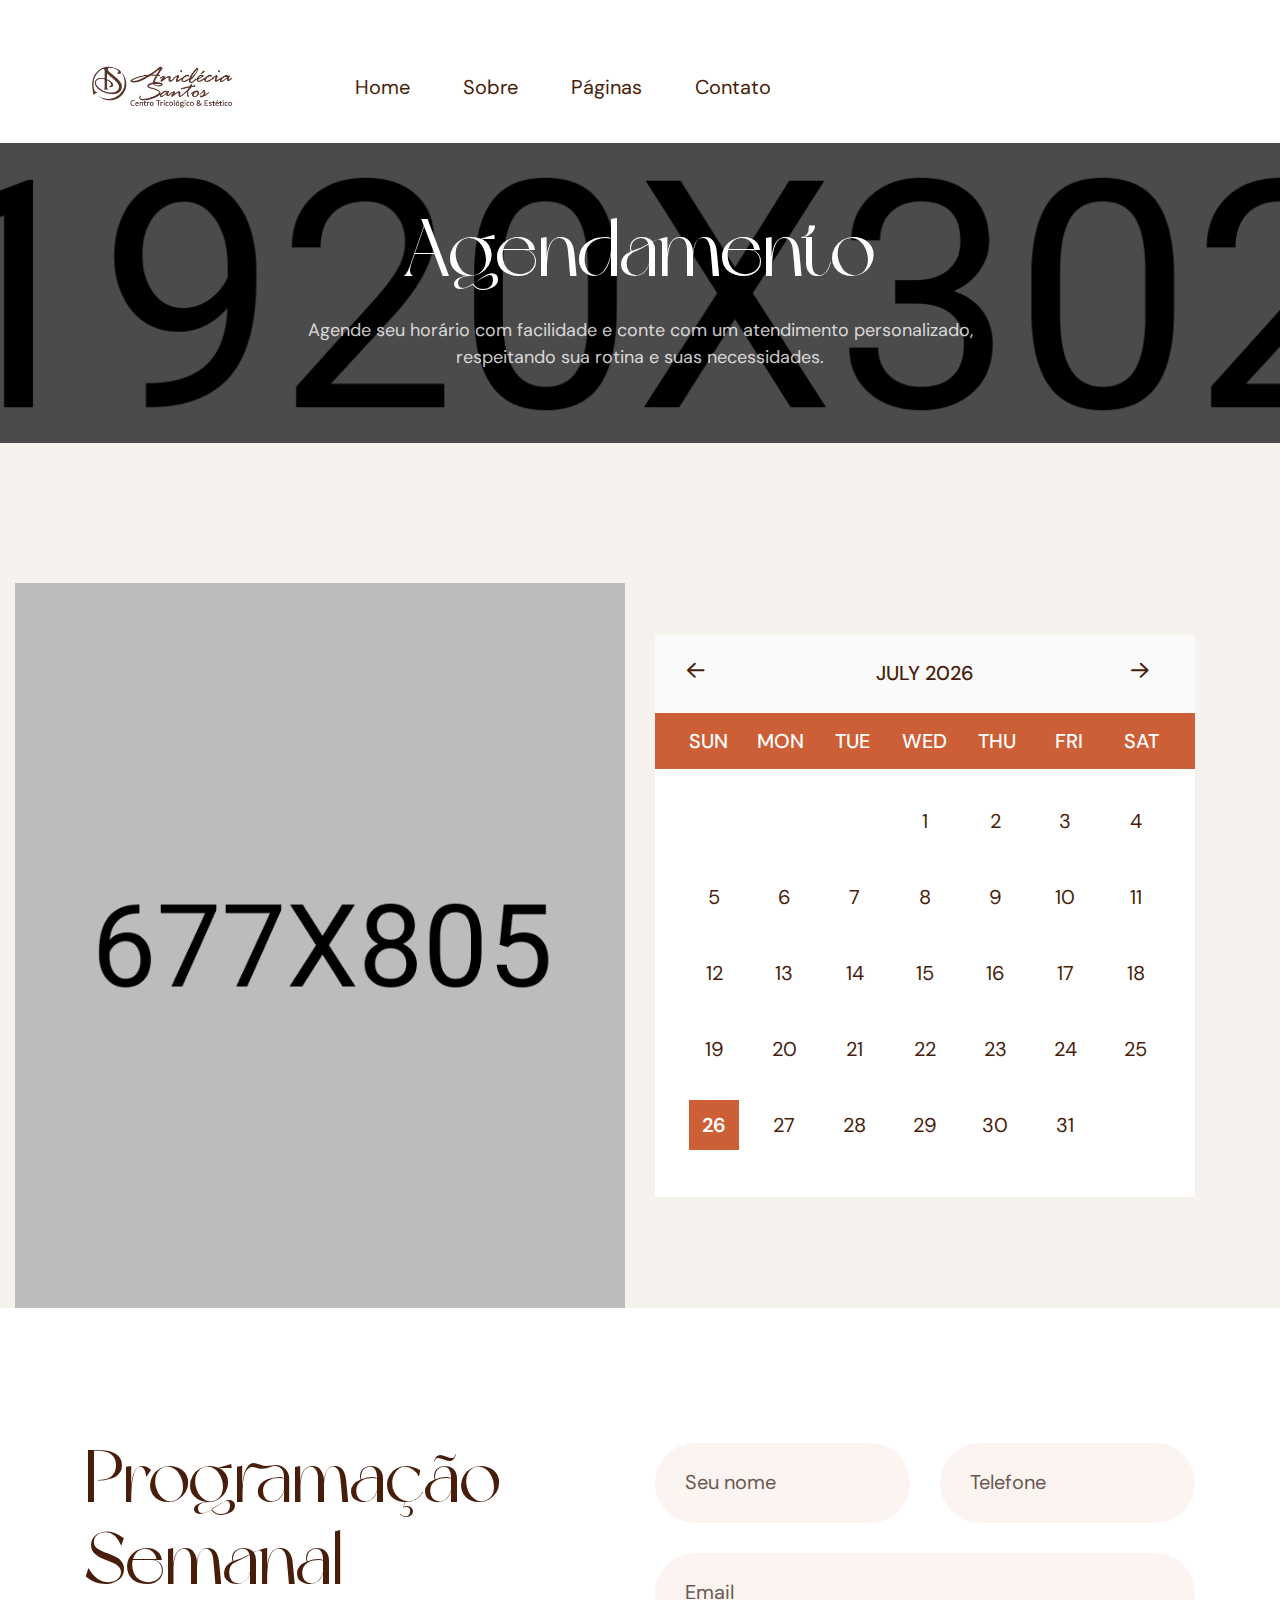
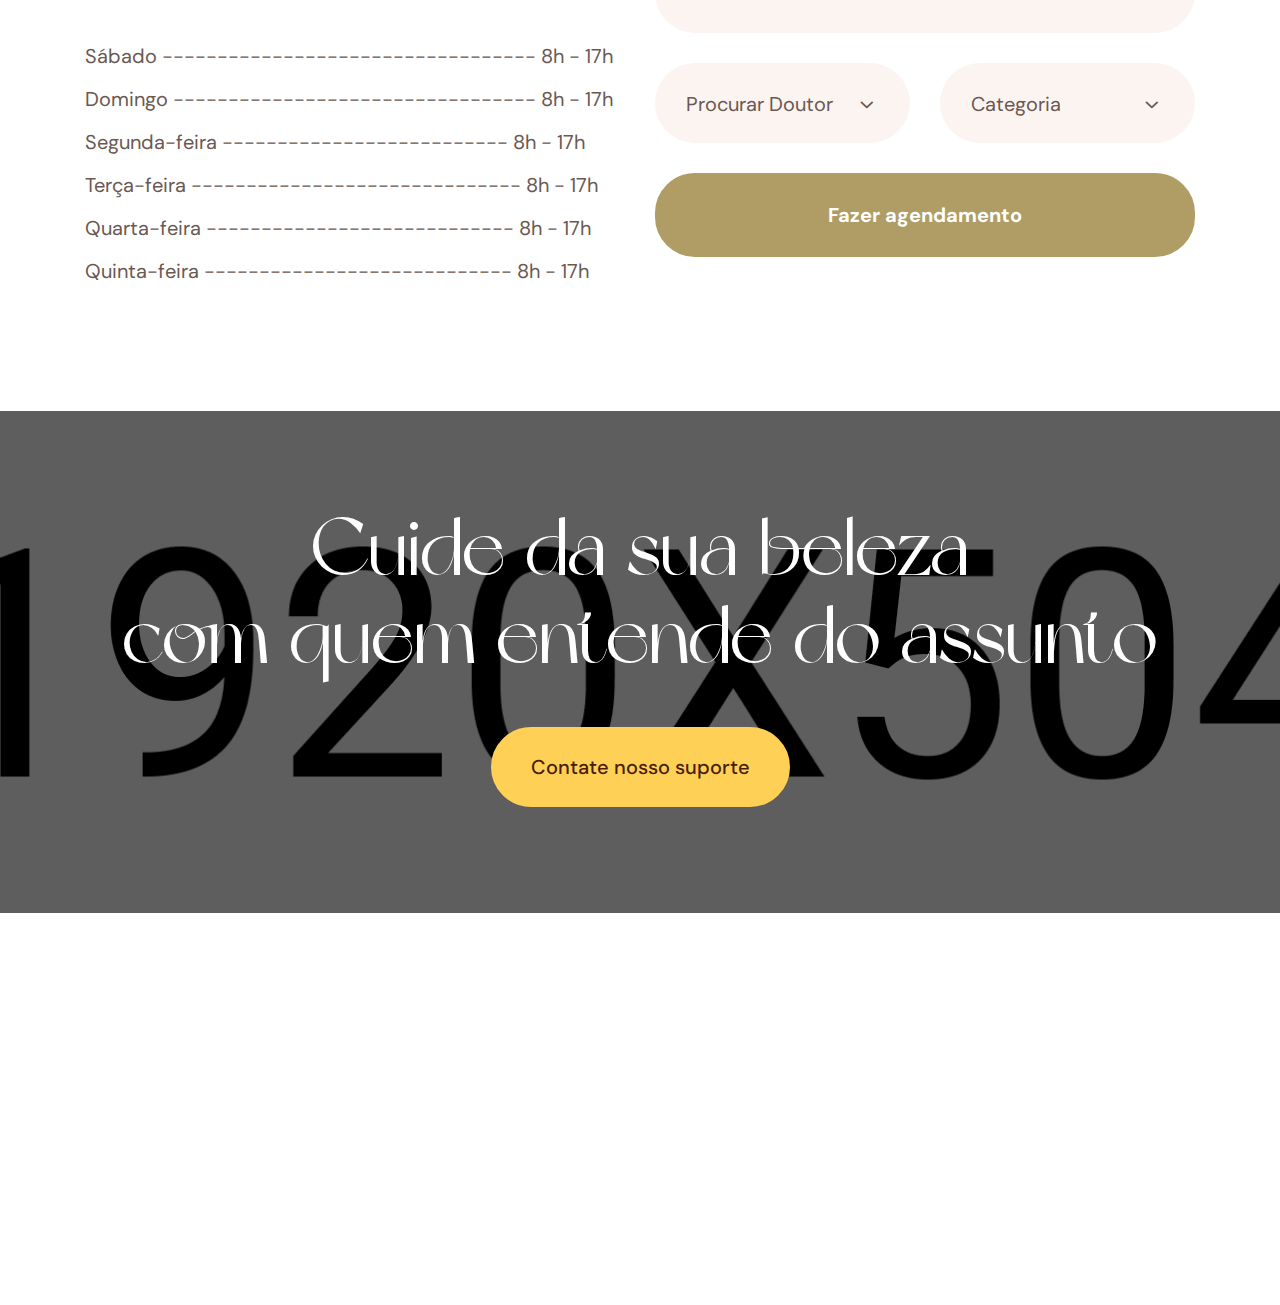
<file: appointment.html>
<!doctype html>
<html class="no-js" lang="zxx">
   <head>
      <meta charset="utf-8">
      <meta http-equiv="x-ua-compatible" content="ie=edge">
      <title>Aniclécia Estética Avançada</title>
      <meta name="description" content="">
      <meta name="viewport" content="width=device-width, initial-scale=1">

      <!-- Place favicon.ico in the root directory -->
      <link rel="shortcut icon" type="image/x-icon" href="assets/img/logo/LOGO_ANICLÉCIA_SANTOS_ALTERADA-1-removebg-preview.png">

      <!-- CSS here -->
      <link rel="stylesheet" href="assets/css/bootstrap.css">
      <link rel="stylesheet" href="assets/css/animate.css">
      <link rel="stylesheet" href="assets/css/swiper-bundle.css">
      <link rel="stylesheet" href="assets/css/slick.css">
      <link rel="stylesheet" href="assets/css/nouislider.css">
      <link rel="stylesheet" href="assets/css/magnific-popup.css">
      <link rel="stylesheet" href="assets/css/splide.css">
      <link rel="stylesheet" href="assets/css/font-awesome-pro.css">
      <link rel="stylesheet" href="assets/css/hover-reveal.css">
      <link rel="stylesheet" href="assets/css/odometer.css">
      <link rel="stylesheet" href="assets/css/pignose.calendar.min.css">
      <link rel="stylesheet" href="assets/css/spacing.css">
      <link rel="stylesheet" href="assets/css/main.css">
   </head>
   <body>
      <!--[if lte IE 9]>
      <p class="browserupgrade">You are using an <strong>outdated</strong> browser. Please <a href="https://browsehappy.com/">upgrade your browser</a> to improve your experience and security.</p>
      <![endif]-->


      <!-- pre loader area start -->
      <div id="loading">
         <div id="loading-center">
            <div id="loading-center-absolute">
               <div class="object" id="object_one"></div>
               <div class="object" id="object_two" style="left:20px;"></div>
               <div class="object" id="object_three" style="left:40px;"></div>
               <div class="object" id="object_four" style="left:60px;"></div>
               <div class="object" id="object_five" style="left:80px;"></div>
            </div>
         </div>
      </div>
      <!-- pre loader area end -->

      <!-- back to top start -->
      <div class="back-to-top-wrapper">
         <button id="back_to_top" type="button" class="back-to-top-btn">
            <svg width="12" height="7" viewBox="0 0 12 7" fill="none" xmlns="http://www.w3.org/2000/svg">
               <path d="M11 6L6 1L1 6" stroke="currentColor" stroke-width="1.5" stroke-linecap="round" stroke-linejoin="round"/>
            </svg>               
         </button>
      </div>
      <!-- back to top end -->

      <!-- header area start -->
      <header>
         <div class="header__area header-6">
            <div class="header__top theme-bg">
               <div class="container">
                  <div class="row">
                     <div class="col-lg-12">
                        <div class="header__top-content text-center">
                           <span></span>
                        </div>
                     </div>
                  </div>
               </div>
            </div>
            <div class="header__bottom" id="header-sticky">
               <div class="container">
                  <div class="row align-items-center">
                     <div class="col-xxl-3 col-xl-2 col-lg-6 col-md-6 col-6">
                        <div class="logo">
                           <a href="index.html">
                              <img src="assets/img/logo/LOGO_ANICLÉCIA_SANTOS_ALTERADA-1-removebg-preview.png" alt="logo">
                           </a>
                        </div>
                     </div>
                     <div class="col-xxl-6 col-xl-7 d-none d-xl-block">
                        <div class="main-menu menu-position">
                           <nav id="mobile-menu" class="tp-main-menu-content">
                              <ul>
                                 <li class="has-dropdown">
                                    <a href="index.html">Home</a>
                                    <div class="tp-submenu has-homemenu">
                                      
                                    </div>
                                 </li>
                                 <li>
                                    <a href="about.html">Sobre</a>
                                 </li>
                                 <li class="has-dropdown">
                                    <a href="#">Páginas</a>
                                    <ul class="tp-submenu">
                                
                                       <li><a href="services.html">Serviços</a></li>
                                     
                                       <li><a href="team.html">Time</a></li>
                                       <li><a>
                                       <li><a href="faq.html">FAQ</a></li>
                                       <li><a href="appointment.html">Agendamento</a></li>
                                      
                                    </ul>
                                 </li>
                                
                                 <li>
                                    <a href="contact.html">Contato</a>
                                 </li>
                              </ul>
                           </nav>
                        </div>
                     </div>
                     <div class="col-xxl-3 col-xl-3 col-lg-6 col-md-6 col-6">
                        <div class="header__bottom-right d-flex justify-content-end align-items-center">
                           <div class="d-none d-sm-block">
                              <div class="header__right header-3__right header__opacity d-flex justify-content-end align-items-center">
                                 <button class="tp-search-toggle">
                                   
                                 </button>
                                 <a href="wishlist.html">
                                   
                                 </a>
                                 <div class="cart-list-wrap">
                                    <a href="cart.html" class="cart-list-wrapper">
                                      
                                    </a>
                                    <div class="mini-cart-box">
                                       <div class="mini-cart cart-list">
                                       
                                       
                                         
                                       </div>
                                       
                                    </div>
                                 </div>
                              </div>
                           </div>
                           <div class="offcanvas-btn header__offcanvas-btn d-xl-none ml-20">
                              <button class="offcanvas-open-btn"><i class="fa-solid fa-bars"></i></button>
                           </div>
                        </div>
                     </div>
                  </div>
               </div>
            </div>
         </div>
      </header>
      <!-- header area end -->

      <!-- offcanvas area start -->
      <div class="offcanvas__area">
         <div class="offcanvas__wrapper">
            <div class="offcanvas__close">
               <button class="offcanvas__close-btn offcanvas-close-btn">
                  <svg width="12" height="12" viewBox="0 0 12 12" fill="none" xmlns="http://www.w3.org/2000/svg">
                     <path d="M11 1L1 11" stroke="currentColor" stroke-width="1.5" stroke-linecap="round"
                        stroke-linejoin="round" />
                     <path d="M1 1L11 11" stroke="currentColor" stroke-width="1.5" stroke-linecap="round"
                        stroke-linejoin="round" />
                  </svg>
               </button>
            </div>
            <div class="offcanvas__content">
               <div class="offcanvas__top mb-70 d-flex justify-content-between align-items-center">
                  <div class="offcanvas__logo logo">
                     <a href="index.html">
                        <img src="assets/img/logo/LOGO_ANICLÉCIA_SANTOS_ALTERADA-1-removebg-preview.png" alt="logo">
                     </a>
                  </div>
               </div>
               <div class="tp-main-menu-mobile"></div>
               <div class="offcanvas__btn">
                  <a href="contact.html" class="tp-btn-offcanvas">Agendar agora <i
                        class="fa-regular fa-chevron-right"></i></a>
               </div>
               <div class="side-info-contact">
                  <span>Nós estamos aqui</span>
                  <p>1489 ... <br> ...</p>
               </div>
               <div class="side-info-social">
              <a href="https://www.instagram.com/seu_usuario" target="_blank">
  <i class="fa-brands fa-instagram"></i>
</a>
<a href="https://wa.me/5599999999999" target="_blank">
  <i class="fa-brands fa-whatsapp"></i>
</a>

               </div>
            </div>
         </div>
      </div>
      <div class="body-overlay"></div>
      <!-- offcanvas area end -->


      <main>

         <!-- breadcrumb-area-start -->
         <section class="breadcrumb-area tpbreadcrumb-overlay" data-background="assets/img/breadcrumb/breadcrumb-bg-1.jpg">
            <div class="container">
               <div class="row align-items-center">
                  <div class="col-12">
                     <div class="tpbreadcrumb text-center">
                        <h2 class="tpbreadcrumb-title">Agendamento</h2>
                        <p >Agende seu horário com facilidade e conte com um atendimento personalizado,  <br> respeitando sua rotina e suas necessidades.</p>
                     </div>
                  </div>
               </div>
            </div>
         </section>
         <!-- breadcrumb-area-end -->

         <!-- appoinment-area-start -->
         <div class="form-area grey-bg-2 pt-140">
            <div class="container">
               <div class="row align-items-center">
                  <div class="col-xl-6 col-lg-6 align-self-end">
                     <div class="appoinment-2-thumb">
                        <div class="appoinment-2-thumb-main">
                           <img class="wow slideInLeft" src="assets/img/banner/form-2-bg-1.png" alt="" data-wow-duration="1s" data-wow-delay=".1s">
                        </div>
                     </div>
                  </div>
                  <div class="col-xl-6 col-lg-6">
                     <div class="appoinment-calender pb-60">
                        <a href="#" class="calendar"></a>
                     </div>
                  </div>
               </div>
            </div>
         </div>
         <!-- appoionment-area-end -->
         
         <!-- appoinment-area-start -->
         <section class="form-area pt-135 pb-65">
            <div class="container">
               <div class="row">
                  <div class="col-xl-6 col-lg-5">
                     <div class="schedules mb-60">
                        <div class="tpsection">
                           <h2 class="tpsection-title mb-35">Programação Semanal</h2>
                        </div>
                        <div class="schedules-list">
                               <span>Sábado ---------------------------------- 8h - 17h</span>
                              <span>Domingo --------------------------------- 8h - 17h</span>
                              <span>Segunda-feira -------------------------- 8h - 17h</span>
                              <span>Terça-feira ------------------------------ 8h - 17h</span>
                              <span>Quarta-feira ---------------------------- 8h - 17h</span>
                              <span>Quinta-feira ---------------------------- 8h - 17h</span>

                        </div>
                     </div>
                  </div>
                  <div class="col-xl-6 col-lg-7">
                     <div class="appoinment-2 appoinment-3 mb-50">
                        <div class="appoinment-2">
                           <form action="#">
                              <div class="row">
                                 <div class="col-lg-6">
                                    <div class="appoinment-form-input mb-30">
                                       <input type="text" placeholder="Seu nome">
                                    </div>
                                 </div>
                                 <div class="col-lg-6">
                                    <div class="appoinment-form-input mb-30">
                                       <input type="text" placeholder="Telefone">
                                    </div>
                                 </div>
                                 <div class="col-lg-12">
                                    <div class="appoinment-form-input mb-30">
                                       <input type="email" placeholder="Email">
                                    </div>
                                 </div>
                                 <div class="col-lg-6">
                                    <div class="appoinment-form-input">
                                       <select class="doctor-name wide mb-30">
                                          <option>Procurar Doutor</option>
                                          <option value="Cleaning Service">Dr..</option>
                                          <option value="Iron Service">Dr...</option>
                                          <option value="Carpet Service">Dr...</option>
                                       </select>
                                    </div>
                                 </div>
                                 <div class="col-lg-6">
                                    <div class="appoinment-form-input">
                                       <select class="doctor-name wide mb-30">
                                          <option>Categoria</option>
                                          <option value="Cleaning Service">...</option>
                                          <option value="Iron Service">...</option>
                                          <option value="Carpet Service">...</option>
                                       </select>
                                    </div>
                                 </div>
                                 <div class="col-lg-12">
                                    <div class="appoinment-form-submit mb-30">
                                       <button class="tp-btn">Fazer agendamento</button>
                                    </div>
                                 </div>
                              </div>
                           </form>
                        </div>
                     </div>
                  </div>
               </div>
            </div>
         </section>
         <!-- appoionment-area-end -->

         <!-- cta-area-start -->
         <section class="cta-area cta-6-bg pt-100 pb-100" data-background="assets/img/banner/cta-6-bg-1.jpg">
            <div class="container">
               <div class="row">
                  <div class="col-lg-12">
                     <div class="cta-6-content text-center">
                        <div class="whitesection mb-25">
                           <h2 class="whitesection-title mb-40">Cuide da sua beleza <br> com quem entende do assunto</h2>
                        </div>
                        <div class="cta-6-btn">
                           <a class="tp-round-btn" href="#">Contate nosso suporte</a>
                        </div>
                     </div>
                  </div>
               </div>
            </div>
         </section>
         <!-- cta-area-end -->

      

      </main>
      
      <!-- footer-area-start -->
      <footer>
         <div class="footer-area theme-bg">
            <div class="footer-top-4">
               <div class="container">
                  <div class="footer-top-4-border pt-85">
                     <div class="row">
                        <div class="col-lg-3 col-md-6 col-sm-6">
                           <div class="footer-widget footer-4-col-1 mb-80 wow fadeInUp" data-wow-duration="1s" data-wow-delay=".2s">
                              <div class="footer-link">
                                 <ul>
                                    <li><a href="index.html">Home</a></li>
                                 <li><a href="about.html">Sobre</a></li>
                                 </ul>
                              </div>
                           </div>
                        </div>
                        <div class="col-lg-3 col-md-6 col-sm-6">
                           <div class="footer-widget footer-4-col-2 mb-80 wow fadeInUp" data-wow-duration="1s" data-wow-delay=".4s">
                              <div class="footer-link">
                                 <ul>
                                    <li><a href="team.html">Nosso Time</a></li>
                                 <li><a href="contact.html">Contato</a></li>
                                 </ul>
                              </div>
                           </div>
                        </div>
                        <div class="col-lg-6 col-md-10 col-sm-8">
                           <div class="footer-widget footer-4-col-3 mb-80 wow fadeInUp" data-wow-duration="1s" data-wow-delay=".6s">
                              <div class="footer-appoinment d-flex justify-content-lg-between align-items-center align-items-lg-end">
                                 <h4 class="appoinment">Faça um <br> Agendamento</h4>
                                 <a href="#"><span>
                                    <svg width="35" height="28" viewBox="0 0 35 28" fill="none" xmlns="http://www.w3.org/2000/svg">
                                       <g clip-path="url(#clip0_326_645)">
                                       <path d="M0 13.9954H35" stroke="currentColor" stroke-width="2" stroke-miterlimit="10"></path>
                                       <path d="M21.4453 0C21.4453 7.73574 27.5079 13.9953 35.0001 13.9953" stroke="currentColor" stroke-width="2" stroke-miterlimit="10"></path>
                                       <path d="M35.0001 13.9954C27.5079 13.9954 21.4453 20.255 21.4453 27.9907" stroke="currentColor" stroke-width="2" stroke-miterlimit="10"></path>
                                       </g>
                                       <defs>
                                       <clipPath id="clip0_326_6453">
                                       <rect width="35" height="28" fill="white"></rect>
                                       </clipPath>
                                       </defs>
                                    </svg>
                                 </span></a>
                              </div>
                           </div>
                        </div>
                     </div>
                  </div>
               </div>
            </div>
            <div class="footer-bottom-4 theme-bg">
               <div class="container">
                  <div class="row">
                     <div class="col-lg-12">
                        <div class="footer-copyright text-center">
                           <span>Copyright © 2025 Aniclécia Estética Avançada | Desenvolvido por Inewtech</span>
                        </div>
                     </div>
                  </div>
               </div>
            </div>
         </div>
      </footer>
      <!-- footer-area-end -->



      <!-- JS here -->
      <script src="assets/js/vendor/jquery.js"></script>
      <script src="assets/js/vendor/waypoints.js"></script>
      <script src="assets/js/bootstrap-bundle.js"></script>
      <script src="assets/js/meanmenu.js"></script>
      <script src="assets/js/swiper-bundle.js"></script>
      <script src="assets/js/nouislider.js"></script>
      <script src="assets/js/magnific-popup.js"></script>
      <script src="assets/js/parallax.js"></script>
      <script src="assets/js/nice-select.js"></script>
      <script src="assets/js/counterup.js"></script>
      <script src="assets/js/wow.js"></script>
      <script src="assets/js/isotope-pkgd.js"></script>
      <script src="assets/js/imagesloaded-pkgd.js"></script>
      <script src="assets/js/odometer.min.js"></script>
      <script src="assets/js/hover-reveal.js"></script>
      <script src="assets/js/tween-max.js"></script>
      <script src="assets/js/jquery.appear.js"></script>
      <script src="assets/js/splide.js"></script>
      <script src="assets/js/slick.js"></script>
      <script src="assets/js/pignose.calendar.full.min.js"></script>
      <script src="assets/js/ajax-form.js"></script>
      <script src="assets/js/main.js"></script>
   </body>
</html>
</file>
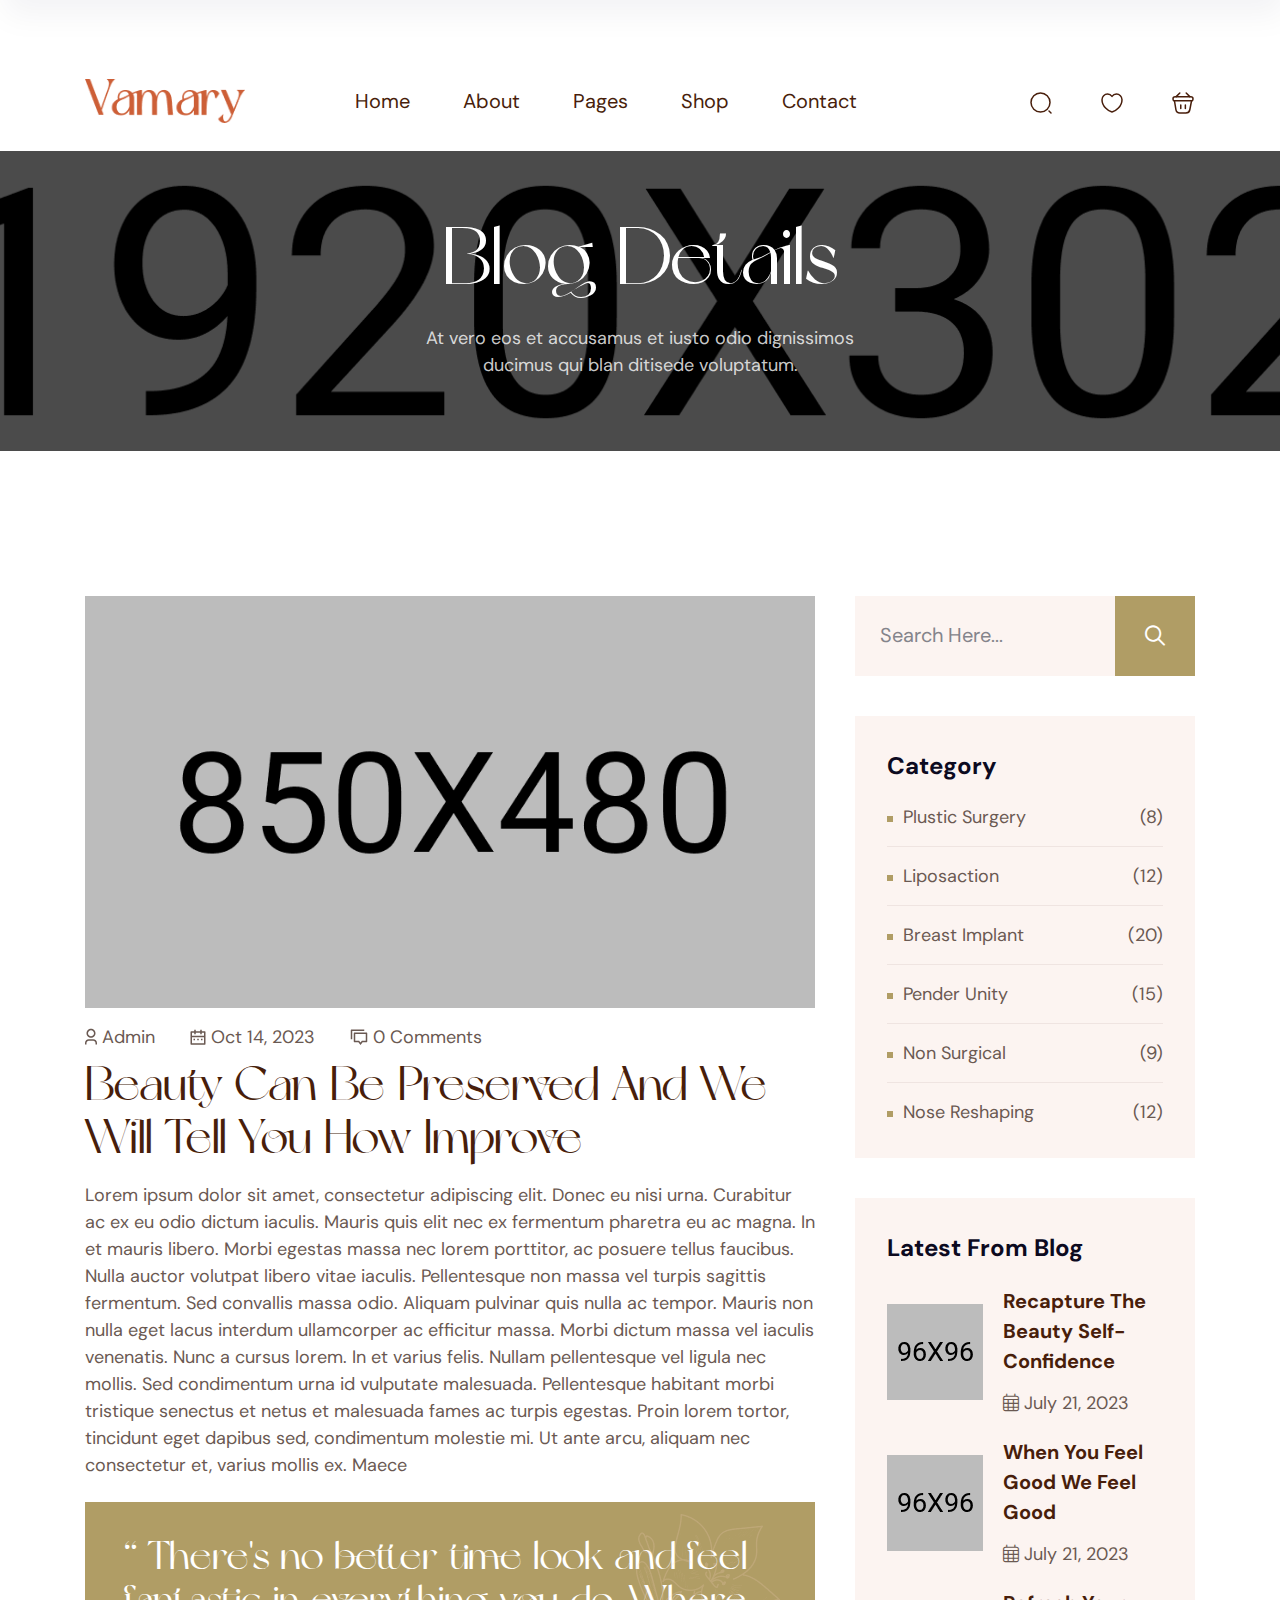
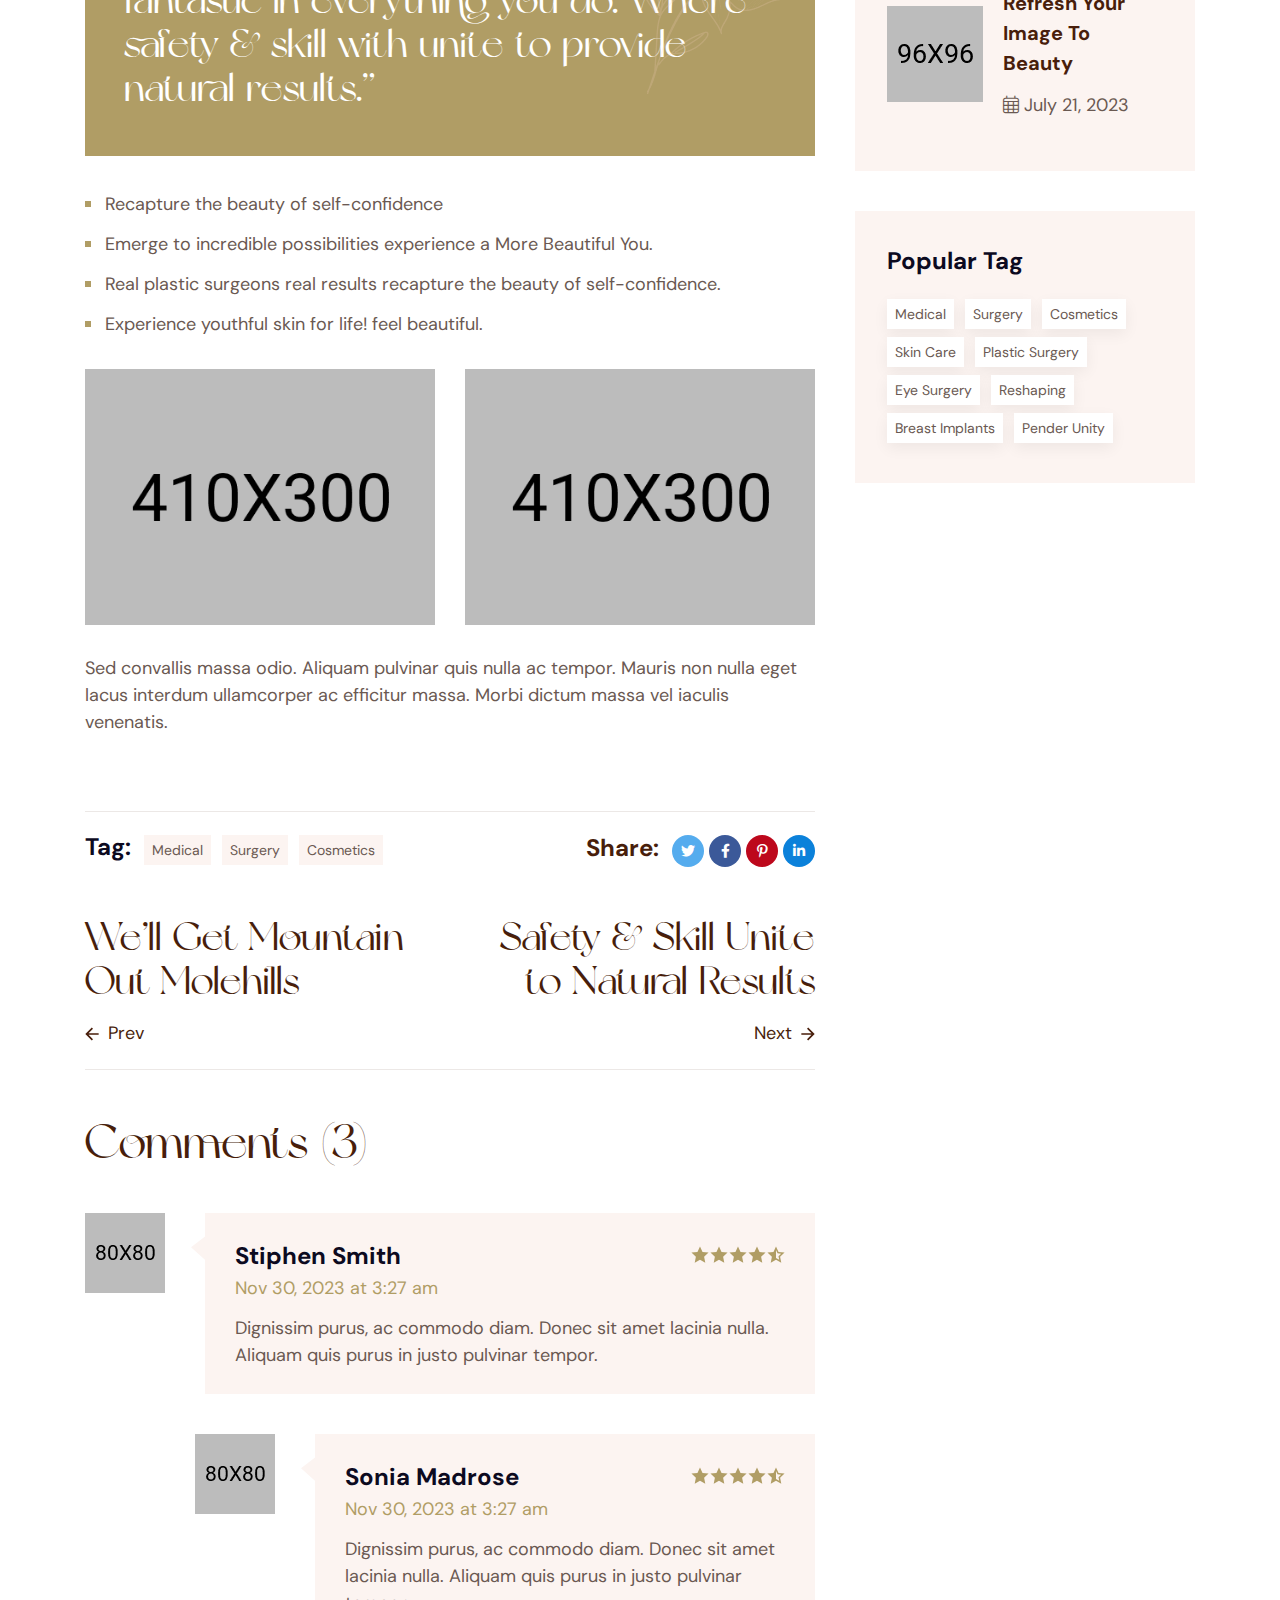
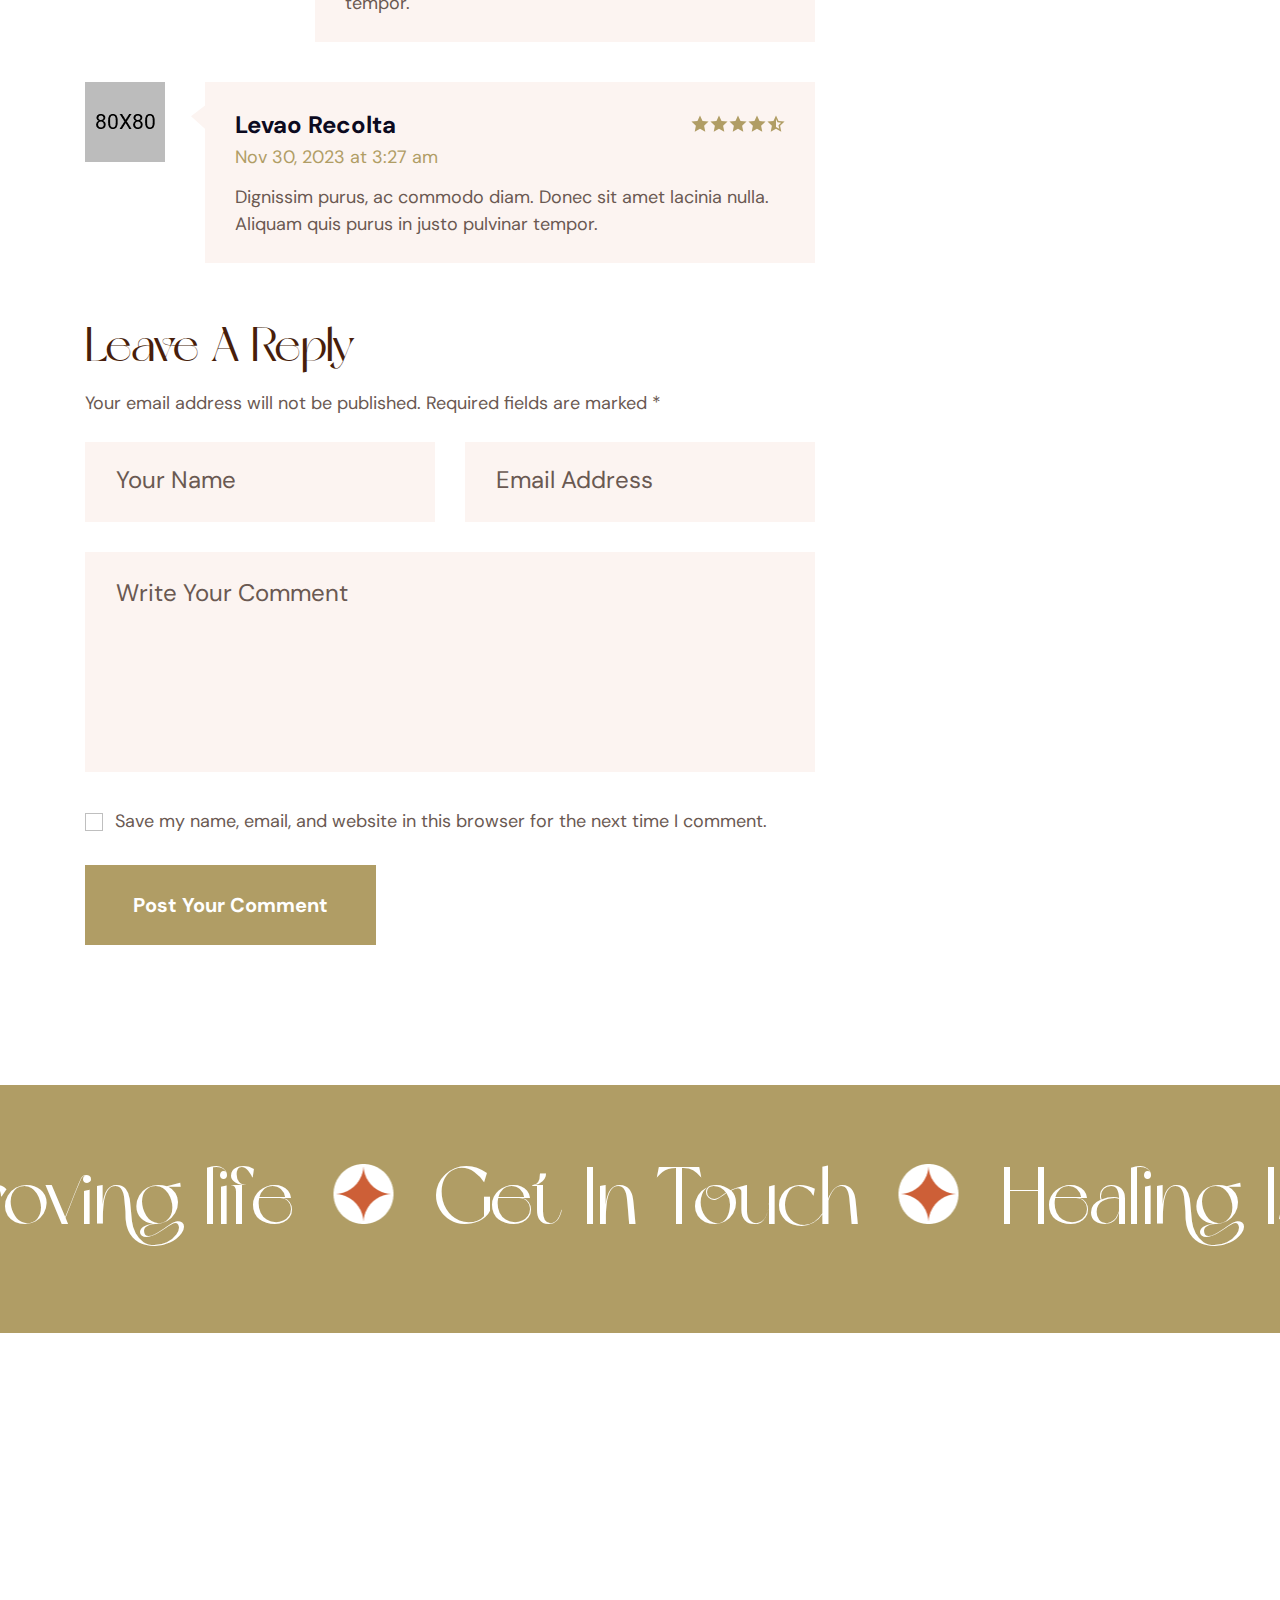
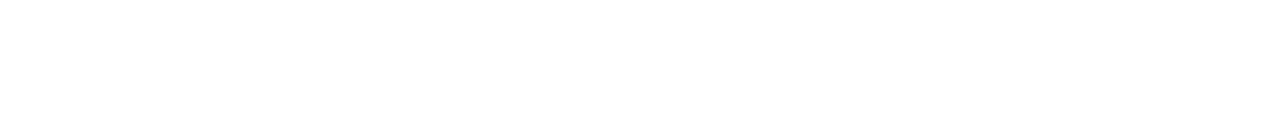
<file: blog-details.html>
<!doctype html>
<html class="no-js" lang="zxx">
   <head>
      <meta charset="utf-8">
      <meta http-equiv="x-ua-compatible" content="ie=edge">
      <title>Vamary - Plastic Surgery HTML5 Template</title>
      <meta name="description" content="">
      <meta name="viewport" content="width=device-width, initial-scale=1">

      <!-- Place favicon.ico in the root directory -->
      <link rel="shortcut icon" type="image/x-icon" href="assets/img/logo/favicon.png">

      <!-- CSS here -->
      <link rel="stylesheet" href="assets/css/bootstrap.css">
      <link rel="stylesheet" href="assets/css/animate.css">
      <link rel="stylesheet" href="assets/css/swiper-bundle.css">
      <link rel="stylesheet" href="assets/css/slick.css">
      <link rel="stylesheet" href="assets/css/nouislider.css">
      <link rel="stylesheet" href="assets/css/magnific-popup.css">
      <link rel="stylesheet" href="assets/css/splide.css">
      <link rel="stylesheet" href="assets/css/font-awesome-pro.css">
      <link rel="stylesheet" href="assets/css/hover-reveal.css">
      <link rel="stylesheet" href="assets/css/odometer.css">
      <link rel="stylesheet" href="assets/css/spacing.css">
      <link rel="stylesheet" href="assets/css/main.css">
   </head>
   <body>
      <!--[if lte IE 9]>
      <p class="browserupgrade">You are using an <strong>outdated</strong> browser. Please <a href="https://browsehappy.com/">upgrade your browser</a> to improve your experience and security.</p>
      <![endif]-->


      <!-- pre loader area start -->
      <div id="loading">
         <div id="loading-center">
            <div id="loading-center-absolute">
               <div class="object" id="object_one"></div>
               <div class="object" id="object_two" style="left:20px;"></div>
               <div class="object" id="object_three" style="left:40px;"></div>
               <div class="object" id="object_four" style="left:60px;"></div>
               <div class="object" id="object_five" style="left:80px;"></div>
            </div>
         </div>
      </div>
      <!-- pre loader area end -->

      <!-- back to top start -->
      <div class="back-to-top-wrapper">
         <button id="back_to_top" type="button" class="back-to-top-btn">
            <svg width="12" height="7" viewBox="0 0 12 7" fill="none" xmlns="http://www.w3.org/2000/svg">
               <path d="M11 6L6 1L1 6" stroke="currentColor" stroke-width="1.5" stroke-linecap="round" stroke-linejoin="round"/>
            </svg>               
         </button>
      </div>
      <!-- back to top end -->

      <!-- header area start -->
      <header>
         <div class="header__area header-6">
            <div class="header__top theme-bg">
               <div class="container">
                  <div class="row">
                     <div class="col-lg-12">
                        <div class="header__top-content text-center">
                           <span>Free Delivery on orders over $200. Don’t miss discount.</span>
                        </div>
                     </div>
                  </div>
               </div>
            </div>
            <div class="header__bottom" id="header-sticky">
               <div class="container">
                  <div class="row align-items-center">
                     <div class="col-xxl-3 col-xl-2 col-lg-6 col-md-6 col-6">
                        <div class="logo">
                           <a href="index.html">
                              <img src="assets/img/logo/logo-2.png" alt="logo">
                           </a>
                        </div>
                     </div>
                     <div class="col-xxl-6 col-xl-7 d-none d-xl-block">
                        <div class="main-menu menu-position">
                           <nav id="mobile-menu" class="tp-main-menu-content">
                              <ul>
                                 <li class="has-dropdown">
                                    <a href="index.html">Home</a>
                                    <div class="tp-submenu has-homemenu">
                                       <div class="row gx-6 row-cols-1 row-cols-sm-2 row-cols-xl-4">
                                          <div class="col homemenu active">
                                             <div class="homemenu-thumb">
                                                <img src="assets/img/menu/home-1.jpg" alt="">
                                             </div>
                                             <div class="homemenu-btn">
                                                <a class="menu-btn" href="index.html">View Demo</a>
                                             </div>
                                          </div>
                                          <div class="col homemenu">
                                             <div class="homemenu-thumb">
                                                <img src="assets/img/menu/home-2.jpg" alt="">
                                             </div>
                                             <div class="homemenu-btn">
                                                <a class="menu-btn" href="index-2.html">View Demo</a>
                                             </div>
                                          </div>
                                          <div class="col homemenu">
                                             <div class="homemenu-thumb">
                                                <img src="assets/img/menu/home-3.jpg" alt="">
                                             </div>
                                             <div class="homemenu-btn">
                                                <a class="menu-btn" href="index-3.html">View Demo</a>
                                             </div>
                                          </div>
                                          <div class="col homemenu">
                                             <div class="homemenu-thumb">
                                                <img src="assets/img/menu/home-4.jpg" alt="">
                                             </div>
                                             <div class="homemenu-btn">
                                                <a class="menu-btn" href="index-4.html">View Demo</a>
                                             </div>
                                          </div>
                                          <div class="col homemenu">
                                             <div class="homemenu-thumb">
                                                <img src="assets/img/menu/home-5.jpg" alt="">
                                             </div>
                                             <div class="homemenu-btn">
                                                <a class="menu-btn" href="index-5.html">View Demo</a>
                                             </div>
                                          </div>
                                          <div class="col homemenu">
                                             <div class="homemenu-thumb">
                                                <img src="assets/img/menu/home-6.jpg" alt="">
                                             </div>
                                             <div class="homemenu-btn">
                                                <a class="menu-btn" href="index-6.html">View Demo</a>
                                             </div>
                                          </div>
                                          <div class="col homemenu">
                                             <div class="homemenu-thumb">
                                                <img src="assets/img/menu/home-7.jpg" alt="">
                                             </div>
                                             <div class="homemenu-btn">
                                                <a class="menu-btn" href="index-7.html">View Demo</a>
                                             </div>
                                          </div>
                                          <div class="col homemenu">
                                             <div class="homemenu-thumb comming-demo">
                                                <img src="assets/img/menu/home-7.jpg" alt="">
                                             </div>
                                             <div class="homemenu-btn comming-btn">
                                                <a class="menu-btn" href="comming-soon.html">Up Comming</a>
                                             </div>
                                          </div>
                                       </div>
                                    </div>
                                 </li>
                                 <li>
                                    <a href="about.html">About</a>
                                 </li>
                                 <li class="has-dropdown">
                                    <a href="#">Pages</a>
                                    <ul class="tp-submenu">
                                       <li><a href="case.html">Case</a></li>
                                       <li><a href="case-details.html">Case Details</a></li>
                                       <li><a href="services.html">Services</a></li>
                                       <li><a href="service-details.html">Services Details</a></li>
                                       <li><a href="team.html">Team</a></li>
                                       <li><a href="team-details.html">Team Details</a></li>
                                       <li><a href="pricing.html">Pricing</a></li>
                                       <li><a href="faq.html">FAQ</a></li>
                                       <li><a href="appointment.html">Appointment</a></li>
                                       <li><a href="blog.html">Blog</a></li>
                                       <li><a href="blog-grid.html">Blog Grid</a></li>
                                       <li><a href="blog-details.html">Blog Details</a></li>
                                    </ul>
                                 </li>
                                 <li class="has-dropdown">
                                    <a href="shop.html">Shop</a>
                                    <ul class="tp-submenu">
                                       <li><a href="shop.html">Shop</a></li>
                                       <li><a href="shop-details.html">Shop Details</a></li>
                                       <li><a href="cart.html">Cart</a></li>
                                       <li><a href="checkout.html">Checkout</a></li>
                                       <li><a href="wishlist.html">Wishlist</a></li>
                                       <li><a href="order.html">Order</a></li>
                                       <li><a href="login.html">Log In</a></li>
                                       <li><a href="register.html">Register</a></li>
                                       <li><a href="forgot.html">Reset Password</a></li>
                                    </ul>
                                 </li>
                                 <li>
                                    <a href="contact.html">Contact</a>
                                 </li>
                              </ul>
                           </nav>
                        </div>
                     </div>
                     <div class="col-xxl-3 col-xl-3 col-lg-6 col-md-6 col-6">
                        <div class="header__bottom-right d-flex justify-content-end align-items-center">
                           <div class="d-none d-sm-block">
                              <div class="header__right header-3__right header__opacity d-flex justify-content-end align-items-center">
                                 <button class="tp-search-toggle">
                                    <span>
                                       <svg width="24" height="24" viewBox="0 0 24 24" fill="none" xmlns="http://www.w3.org/2000/svg">
                                          <path d="M11.5 21C16.7467 21 21 16.7467 21 11.5C21 6.25329 16.7467 2 11.5 2C6.25329 2 2 6.25329 2 11.5C2 16.7467 6.25329 21 11.5 21Z" stroke="currentColor" stroke-width="1.5" stroke-linecap="round" stroke-linejoin="round"/>
                                          <path d="M22 22L20 20" stroke="currentColor" stroke-width="1.5" stroke-linecap="round" stroke-linejoin="round"/>
                                       </svg>
                                    </span>
                                 </button>
                                 <a href="wishlist.html">
                                    <span>
                                       <svg width="22" height="20" viewBox="0 0 22 20" fill="none" xmlns="http://www.w3.org/2000/svg">
                                          <path d="M11.62 18.8096C11.28 18.9296 10.72 18.9296 10.38 18.8096C7.48 17.8196 1 13.6896 1 6.68961C1 3.59961 3.49 1.09961 6.56 1.09961C8.38 1.09961 9.99 1.97961 11 3.33961C12.01 1.97961 13.63 1.09961 15.44 1.09961C18.51 1.09961 21 3.59961 21 6.68961C21 13.6896 14.52 17.8196 11.62 18.8096Z" stroke="currentColor" stroke-width="1.5" stroke-linecap="round" stroke-linejoin="round"/>
                                       </svg>
                                    </span>
                                 </a>
                                 <div class="cart-list-wrap">
                                    <a href="cart.html" class="cart-list-wrapper">
                                       <span>
                                          <svg width="24" height="24" viewBox="0 0 24 24" fill="none" xmlns="http://www.w3.org/2000/svg">
                                             <path d="M8.81141 2L5.19141 5.63" stroke="currentColor" stroke-width="1.5" stroke-miterlimit="10" stroke-linecap="round" stroke-linejoin="round"/>
                                             <path d="M15.1914 2L18.8114 5.63" stroke="currentColor" stroke-width="1.5" stroke-miterlimit="10" stroke-linecap="round" stroke-linejoin="round"/>
                                             <path d="M2 7.84961C2 5.99961 2.99 5.84961 4.22 5.84961H19.78C21.01 5.84961 22 5.99961 22 7.84961C22 9.99961 21.01 9.84961 19.78 9.84961H4.22C2.99 9.84961 2 9.99961 2 7.84961Z" stroke="currentColor" stroke-width="1.5"/>
                                             <path d="M9.76172 14V17.55" stroke="currentColor" stroke-width="1.5" stroke-linecap="round"/>
                                             <path d="M14.3594 14V17.55" stroke="currentColor" stroke-width="1.5" stroke-linecap="round"/>
                                             <path d="M3.5 10L4.91 18.64C5.23 20.58 6 22 8.86 22H14.89C18 22 18.46 20.64 18.82 18.76L20.5 10" stroke="currentColor" stroke-width="1.5" stroke-linecap="round"/>
                                          </svg>                                       
                                       </span>
                                    </a>
                                    <div class="mini-cart-box">
                                       <div class="mini-cart cart-list">
                                          <div class="mini-cart-item">
                                             <div class="mini-cart-thumb">
                                                <a href="shop-details.html"><img src="assets/img/product/product-7/product-9.jpg" alt=""></a>
                                             </div>
                                             <div class="mini-cart-content">
                                                <h5 class="mini-cart-title"><a href="shop-details.html">Cocooil - Body Oil</a></h5>
                                                <div class="mini-cart-price">
                                                   <span class="mini-cart-quantity">1 × 
                                                      <span class="mini-cart-amount">$26.00</span>
                                                   </span>
                                                </div>
                                             </div>
                                             <div class="mini-cart-remove">
                                                <a class="removeremove_from_cart_button" href="#">×</a>
                                             </div>
                                          </div>
                                          <div class="mini-cart-item">
                                             <div class="mini-cart-thumb">
                                                <a href="shop-details.html"><img src="assets/img/product/product-7/product-8.jpg" alt=""></a>
                                             </div>
                                             <div class="mini-cart-content">
                                                <h5 class="mini-cart-title"><a href="shop-details.html">Laneige Fresh Calming</a></h5>
                                                <div class="mini-cart-price">
                                                   <span class="mini-cart-quantity">3 × 
                                                      <span class="mini-cart-amount">$380.00</span>
                                                   </span>
                                                </div>
                                             </div>
                                             <div class="mini-cart-remove">
                                                <a class="removeremove_from_cart_button" href="#">×</a>
                                             </div>
                                          </div>
                                          <div class="mini-cart-item">
                                             <div class="mini-cart-thumb">
                                                <a href="shop-details.html"><img src="assets/img/product/product-7/product-7.jpg" alt=""></a>
                                             </div>
                                             <div class="mini-cart-content">
                                                <h5 class="mini-cart-title"><a href="shop-details.html">Black Rose Mask</a></h5>
                                                <div class="mini-cart-price">
                                                   <span class="mini-cart-quantity">2 × 
                                                      <span class="mini-cart-amount">$240.00</span>
                                                   </span>
                                                </div>
                                             </div>
                                             <div class="mini-cart-remove">
                                                <a class="removeremove_from_cart_button" href="#">×</a>
                                             </div>
                                          </div>
                                       </div>
                                       <div class="mini-cart-total">
                                          <strong>Subtotal:</strong>
                                          <span class="mini-cart-price-amount">$956.00</span>
                                       </div>
                                       <div class="mini-cart-buttons">
                                          <a class="tp-btn cart-btn" href="cart.html">View cart</a>
                                          <a class="tp-btn" href="checkout.html">Checkout</a>
                                       </div>
                                    </div>
                                 </div>
                              </div>
                           </div>
                           <div class="offcanvas-btn header__offcanvas-btn d-xl-none ml-20">
                              <button class="offcanvas-open-btn"><i class="fa-solid fa-bars"></i></button>
                           </div>
                        </div>
                     </div>
                  </div>
               </div>
            </div>
         </div>
      </header>
      <!-- header area end -->

      <!-- offcanvas area start -->
      <div class="offcanvas__area">
         <div class="offcanvas__wrapper">
            <div class="offcanvas__close">
               <button class="offcanvas__close-btn offcanvas-close-btn">
                  <svg width="12" height="12" viewBox="0 0 12 12" fill="none" xmlns="http://www.w3.org/2000/svg">
                     <path d="M11 1L1 11" stroke="currentColor" stroke-width="1.5" stroke-linecap="round"
                        stroke-linejoin="round" />
                     <path d="M1 1L11 11" stroke="currentColor" stroke-width="1.5" stroke-linecap="round"
                        stroke-linejoin="round" />
                  </svg>
               </button>
            </div>
            <div class="offcanvas__content">
               <div class="offcanvas__top mb-70 d-flex justify-content-between align-items-center">
                  <div class="offcanvas__logo logo">
                     <a href="index.html">
                        <img src="assets/img/logo/logo.png" alt="logo">
                     </a>
                  </div>
               </div>
               <div class="tp-main-menu-mobile"></div>
               <div class="offcanvas__btn">
                  <a href="contact.html" class="tp-btn-offcanvas">Getting Started <i
                        class="fa-regular fa-chevron-right"></i></a>
               </div>
               <div class="side-info-contact">
                  <span>we are here</span>
                  <p>1489 Langley Ave <br> Grand Forks Afb, North.</p>
               </div>
               <div class="side-info-social">
                  <a href="#"><i class="fa-brands fa-facebook-f"></i></a>
                  <a href="#"><i class="fa-brands fa-twitter"></i></a>
                  <a href="#"><i class="fa-brands fa-pinterest-p"></i></a>
                  <a href="#"><i class="fa-solid fa-paper-plane"></i></a>
               </div>
            </div>
         </div>
      </div>
      <div class="body-overlay"></div>
      <!-- offcanvas area end -->

      <!-- header-search -->
      <div class="tpsearchbar tp-sidebar-area">
         <button class="tpsearchbar__close"><i class="fal fa-times"></i></button>
         <div class="search-wrap text-center">
            <div class="container">
               <div class="row justify-content-center">
                  <div class="col-lg-8 col-md-12 col-12 pt-100 pb-100">
                     <h2 class="tpsearchbar__title">What Are You Looking For?</h2>
                     <div class="tpsearchbar__form">
                        <form action="#">
                           <input type="text" name="search" placeholder="Search Product...">
                           <button class="tpsearchbar__search-btn"><i class="fal fa-search"></i></button>
                        </form>
                     </div>
                  </div>
               </div>
            </div>
         </div>
      </div>
      <div class="search-body-overlay"></div>
      <!-- header-search-end -->

      <main>

         <!-- breadcrumb-area-start -->
         <section class="breadcrumb-area tpbreadcrumb-overlay" data-background="assets/img/breadcrumb/breadcrumb-bg-1.jpg">
            <div class="container">
               <div class="row align-items-center">
                  <div class="col-12">
                     <div class="tpbreadcrumb text-center">
                        <h2 class="tpbreadcrumb-title">Blog Details</h2>
                        <p>At vero eos et accusamus et iusto odio dignissimos <br> ducimus qui blan ditisede voluptatum.</p>
                     </div>
                  </div>
               </div>
            </div>
         </section>
         <!-- breadcrumb-area-end -->

         <!-- postbox area start -->
         <section class="postbox__area pt-145 pb-105">
            <div class="container">
               <div class="row">
                  <div class="col-xxl-8 col-xl-8 col-lg-8">
                     <div class="postbox-main-wrapper mb-35">
                        <div class="postbox-meta-wrapper">
                           <article class="postbox-item format-image mb-75 transition-3">
                              <div class="postbox-thumb w-img">
                                 <a href="blog-details.html">
                                    <img src="assets/img/blog/blog-big-1.jpg" alt="">
                                 </a>
                              </div>
                              <div class="postbox-content">
                                 <div class="postbox-meta">
                                    <span>
                                       <a href="#">
                                          <svg width="12" height="17" viewBox="0 0 12 17" fill="none" xmlns="http://www.w3.org/2000/svg">
                                             <path d="M12 16.5H10.5V15C10.5 14.4033 10.2629 13.831 9.84099 13.409C9.41903 12.9871 8.84674 12.75 8.25 12.75H3.75C3.15326 12.75 2.58097 12.9871 2.15901 13.409C1.73705 13.831 1.5 14.4033 1.5 15V16.5H0V15C0 14.0054 0.395088 13.0516 1.09835 12.3483C1.80161 11.6451 2.75544 11.25 3.75 11.25H8.25C9.24456 11.25 10.1984 11.6451 10.9017 12.3483C11.6049 13.0516 12 14.0054 12 15V16.5ZM6 9.75C5.40905 9.75 4.82389 9.6336 4.27792 9.40746C3.73196 9.18131 3.23588 8.84984 2.81802 8.43198C2.40016 8.01412 2.06869 7.51804 1.84254 6.97208C1.6164 6.42611 1.5 5.84095 1.5 5.25C1.5 4.65905 1.6164 4.07389 1.84254 3.52792C2.06869 2.98196 2.40016 2.48588 2.81802 2.06802C3.23588 1.65016 3.73196 1.31869 4.27792 1.09254C4.82389 0.866396 5.40905 0.75 6 0.75C7.19347 0.75 8.33807 1.22411 9.18198 2.06802C10.0259 2.91193 10.5 4.05653 10.5 5.25C10.5 6.44347 10.0259 7.58807 9.18198 8.43198C8.33807 9.27589 7.19347 9.75 6 9.75V9.75ZM6 8.25C6.79565 8.25 7.55871 7.93393 8.12132 7.37132C8.68393 6.80871 9 6.04565 9 5.25C9 4.45435 8.68393 3.69129 8.12132 3.12868C7.55871 2.56607 6.79565 2.25 6 2.25C5.20435 2.25 4.44129 2.56607 3.87868 3.12868C3.31607 3.69129 3 4.45435 3 5.25C3 6.04565 3.31607 6.80871 3.87868 7.37132C4.44129 7.93393 5.20435 8.25 6 8.25V8.25Z" fill="#6A5952"/>
                                          </svg>
                                          Admin</a>
                                    </span>
                                    <span>
                                       <svg width="16" height="16" viewBox="0 0 16 16" fill="none" xmlns="http://www.w3.org/2000/svg">
                                          <path d="M11.75 2.25H14.75C14.9489 2.25 15.1397 2.32902 15.2803 2.46967C15.421 2.61032 15.5 2.80109 15.5 3V15C15.5 15.1989 15.421 15.3897 15.2803 15.5303C15.1397 15.671 14.9489 15.75 14.75 15.75H1.25C1.05109 15.75 0.860322 15.671 0.71967 15.5303C0.579018 15.3897 0.5 15.1989 0.5 15V3C0.5 2.80109 0.579018 2.61032 0.71967 2.46967C0.860322 2.32902 1.05109 2.25 1.25 2.25H4.25V0.75H5.75V2.25H10.25V0.75H11.75V2.25ZM14 8.25H2V14.25H14V8.25ZM10.25 3.75H5.75V5.25H4.25V3.75H2V6.75H14V3.75H11.75V5.25H10.25V3.75ZM3.5 9.75H5V11.25H3.5V9.75ZM7.25 9.75H8.75V11.25H7.25V9.75ZM11 9.75H12.5V11.25H11V9.75Z" fill="#6A5952"/>
                                       </svg>
                                          Oct 14, 2023 
                                    </span>
                                    <span>
                                       <a href="#">
                                          <svg width="18" height="16" viewBox="0 0 18 16" fill="none" xmlns="http://www.w3.org/2000/svg">
                                             <path d="M10.5 15.875L8.4 13.25H4.5C4.30109 13.25 4.11032 13.171 3.96967 13.0303C3.82902 12.8897 3.75 12.6989 3.75 12.5V4.32725C3.75 4.12834 3.82902 3.93757 3.96967 3.79692C4.11032 3.65627 4.30109 3.57725 4.5 3.57725H16.5C16.6989 3.57725 16.8897 3.65627 17.0303 3.79692C17.171 3.93757 17.25 4.12834 17.25 4.32725V12.5C17.25 12.6989 17.171 12.8897 17.0303 13.0303C16.8897 13.171 16.6989 13.25 16.5 13.25H12.6L10.5 15.875ZM11.8792 11.75H15.75V5.07725H5.25V11.75H9.12075L10.5 13.4735L11.8792 11.75ZM1.5 0.5H14.25V2H2.25V10.25H0.75V1.25C0.75 1.05109 0.829018 0.860322 0.96967 0.71967C1.11032 0.579018 1.30109 0.5 1.5 0.5V0.5Z" fill="#6A5952"/>
                                          </svg>
                                          0 Comments
                                       </a>
                                    </span>
                                 </div>
                                 <h3 class="postbox-title">
                                    Beauty Can Be Preserved And We Will Tell You How Improve
                                 </h3>
                                 <div class="postbox-text">
                                    <p>Lorem ipsum dolor sit amet, consectetur adipiscing elit. Donec eu nisi urna. Curabitur ac ex eu odio dictum iaculis. Mauris quis elit nec ex fermentum pharetra eu ac magna. In et mauris libero. Morbi egestas massa nec lorem porttitor, ac posuere tellus faucibus. Nulla auctor volutpat libero vitae iaculis. Pellentesque non massa vel turpis sagittis fermentum. Sed convallis massa odio. Aliquam pulvinar quis nulla ac tempor. Mauris non nulla eget lacus interdum ullamcorper ac efficitur massa. Morbi dictum massa vel iaculis venenatis. Nunc a cursus lorem. In et varius felis. Nullam pellentesque vel ligula nec mollis. Sed condimentum urna id vulputate malesuada. Pellentesque habitant morbi tristique senectus et netus et malesuada fames ac turpis egestas. Proin lorem tortor, tincidunt eget dapibus sed, condimentum molestie mi. Ut ante arcu, aliquam nec consectetur et, varius mollis ex. Maece</p>
                                    <div class="postbox-blockquote p-relative">
                                       <blockquote>
                                          <h4>“ There's no better time look and feel fantastic in everything you do. Where safety & skill with unite to provide natural results.”</h4>
                                          <span>
                                             <img src="assets/img/blog/postbox-shape-1.png" alt="">
                                          </span>
                                       </blockquote>
                                    </div>
                                    <ul>
                                       <li>Recapture the beauty of self-confidence</li>
                                       <li>Emerge to incredible possibilities experience a More Beautiful You.</li>
                                       <li>Real plastic surgeons real results recapture the beauty of self-confidence.</li>
                                       <li>Experience youthful skin for life! feel beautiful.</li>
                                    </ul>
                                    <div class="postbox-thumb-sm mb-30">
                                       <div class="row">
                                          <div class="col-lg-6 col-md-6">
                                             <div class="postbox-thumb-sm-item">
                                                <img src="assets/img/blog/postbox-thumb-1.jpg" alt="">
                                             </div>
                                          </div>
                                          <div class="col-lg-6 col-md-6">
                                             <div class="postbox-thumb-sm-item">
                                                <img src="assets/img/blog/postbox-thumb-2.jpg" alt="">
                                             </div>
                                          </div>
                                       </div>
                                    </div>
                                    <p>Sed convallis massa odio. Aliquam pulvinar quis nulla ac tempor. Mauris non nulla eget lacus interdum ullamcorper ac efficitur massa. Morbi dictum massa vel iaculis venenatis.</p>
                                 </div>
                              </div>
                           </article>
                        </div>
                        <div class="postbox-meta-wrapper">
                           <div class="postbox-share mb-25">
                              <div class="row">
                                 <div class="col-xl-6 col-lg-7">
                                    <div class="tagcloud tagcloud-sm mb-20">
                                       <span>Tag:</span>
                                       <a href="#">Medical</a>
                                       <a href="#">Surgery</a>
                                       <a href="#">Cosmetics</a>
                                    </div>
                                 </div>
                                 <div class="col-xl-6 col-lg-5">
                                    <div class="postbox-social text-lg-end mb-20">
                                       <span>Share:</span>
                                       <a href="#"><i class="fa-brands fa-twitter"></i></a>
                                       <a class="social-fb" href="#"><i class="fa-brands fa-facebook-f"></i></a>
                                       <a class="social-pin" href="#"><i class="fa-brands fa-pinterest-p"></i></a>
                                       <a class="social-link" href="#"><i class="fa-brands fa-linkedin-in"></i></a>
                                    </div>
                                 </div>
                              </div>
                           </div>
                           <div class="postbox-post">
                              <div class="row">
                                 <div class="col-lg-6">
                                    <div class="postbox-post-prev">
                                       <h4 class="postbox-post-title"><a href="blog-details.html">We’ll Get Mountain Out Molehills</a></h4>
                                       <div class="postbox-post-arrow">
                                          <a href="blog-details.html">
                                             <span>
                                                <svg width="14" height="14" viewBox="0 0 14 14" fill="none" xmlns="http://www.w3.org/2000/svg">
                                                <path d="M3.52301 6.16689H13.6663V7.83355H3.52301L7.99301 12.3036L6.81467 13.4819L0.333008 7.00022L6.81467 0.518555L7.99301 1.69689L3.52301 6.16689Z" fill="currentColor"/>
                                                </svg>
                                             </span>
                                             Prev
                                          </a>
                                       </div>
                                    </div>
                                 </div>
                                 <div class="col-lg-6">
                                    <div class="postbox-post-next text-lg-end">
                                       <h4 class="postbox-post-title"><a href="blog-details.html">Safety & Skill Unite to Natural Results</a></h4>
                                       <div class="postbox-post-arrow">
                                          <a href="blog-details.html">
                                             Next
                                             <span>
                                                <svg width="14" height="14" viewBox="0 0 14 14" fill="none" xmlns="http://www.w3.org/2000/svg">
                                                   <path d="M10.4763 6.16689L6.00634 1.69689L7.18467 0.518555L13.6663 7.00022L7.18467 13.4819L6.00634 12.3036L10.4763 7.83355H0.333008V6.16689H10.4763Z" fill="currentColor"/>
                                                </svg>
                                             </span>
                                          </a>
                                       </div>
                                    </div>
                                 </div>
                              </div>
                           </div>
                        </div>
                        <div class="postbox-comment mb-60">
                           <h4 class="postbox-comment-title">
                              Comments (3)
                           </h4>
                           <ul>
                              <li>
                                 <div class="postbox-comment-box">
                                    <div class="postbox-comment-avater">
                                       <img src="assets/img/product/review/review-1.png" alt="">
                                    </div>
                                    <div class="postbox-comment-content">
                                       <div class="postbox-comment-author">
                                          <p class="postbox-comment-name">Stiphen Smith</p>
                                          <span class="postbox-meta">Nov 30, 2023 at 3:27 am</span>
                                       </div>
                                       <p>Dignissim purus, ac commodo diam. Donec sit amet lacinia nulla. Aliquam quis purus in justo pulvinar tempor.</p>
                                       <div class="postbox-comment-rating">
                                          <span>
                                             <svg width="18" height="17" viewBox="0 0 18 17" fill="none" xmlns="http://www.w3.org/2000/svg"> <path d="M8.99725 13.695L3.7075 16.656L4.88875 10.71L0.4375 6.594L6.45775 5.88L8.99725 0.375L11.5368 5.88L17.557 6.594L13.1058 10.71L14.287 16.656L8.99725 13.695Z" fill="currentColor"/>
                                             </svg>
                                          </span>
                                          <span>
                                             <svg width="18" height="17" viewBox="0 0 18 17" fill="none" xmlns="http://www.w3.org/2000/svg"> <path d="M8.99725 13.695L3.7075 16.656L4.88875 10.71L0.4375 6.594L6.45775 5.88L8.99725 0.375L11.5368 5.88L17.557 6.594L13.1058 10.71L14.287 16.656L8.99725 13.695Z" fill="currentColor"/>
                                             </svg>
                                          </span>
                                          <span>
                                             <svg width="18" height="17" viewBox="0 0 18 17" fill="none" xmlns="http://www.w3.org/2000/svg"> <path d="M8.99725 13.695L3.7075 16.656L4.88875 10.71L0.4375 6.594L6.45775 5.88L8.99725 0.375L11.5368 5.88L17.557 6.594L13.1058 10.71L14.287 16.656L8.99725 13.695Z" fill="currentColor"/>
                                             </svg>
                                          </span>
                                          <span>
                                             <svg width="18" height="17" viewBox="0 0 18 17" fill="none" xmlns="http://www.w3.org/2000/svg"> <path d="M8.99725 13.695L3.7075 16.656L4.88875 10.71L0.4375 6.594L6.45775 5.88L8.99725 0.375L11.5368 5.88L17.557 6.594L13.1058 10.71L14.287 16.656L8.99725 13.695Z" fill="currentColor"/>
                                             </svg>
                                          </span>
                                          <span>
                                             <svg width="18" height="17" viewBox="0 0 18 17" fill="none" xmlns="http://www.w3.org/2000/svg"> <path d="M8.99725 11.976L12.1825 13.7587L11.4708 10.179L14.1505 7.70025L10.5258 7.2705L8.99725 3.95625V11.976ZM8.99725 13.695L3.7075 16.656L4.88875 10.71L0.4375 6.594L6.45775 5.88L8.99725 0.375L11.5368 5.88L17.557 6.594L13.1058 10.71L14.287 16.656L8.99725 13.695Z" fill="currentColor"/>
                                                </svg>
                                          </span>
                                       </div>
                                    </div>
                                 </div>
                                 <ul class="children">
                                    <li>
                                       <div class="postbox-comment-box">
                                          <div class="postbox-comment-avater">
                                             <img src="assets/img/product/review/review-2.png" alt="">
                                          </div>
                                          <div class="postbox-comment-content">
                                             <div class="postbox-comment-author">
                                                <p class="postbox-comment-name">Sonia Madrose</p>
                                                <span class="postbox-meta">Nov 30, 2023 at 3:27 am</span>
                                             </div>
                                             <p>Dignissim purus, ac commodo diam. Donec sit amet lacinia nulla. Aliquam quis purus in justo pulvinar tempor.</p>
                                             <div class="postbox-comment-rating">
                                                <span>
                                                   <svg width="18" height="17" viewBox="0 0 18 17" fill="none" xmlns="http://www.w3.org/2000/svg"> <path d="M8.99725 13.695L3.7075 16.656L4.88875 10.71L0.4375 6.594L6.45775 5.88L8.99725 0.375L11.5368 5.88L17.557 6.594L13.1058 10.71L14.287 16.656L8.99725 13.695Z" fill="currentColor"/>
                                                   </svg>
                                                </span>
                                                <span>
                                                   <svg width="18" height="17" viewBox="0 0 18 17" fill="none" xmlns="http://www.w3.org/2000/svg"> <path d="M8.99725 13.695L3.7075 16.656L4.88875 10.71L0.4375 6.594L6.45775 5.88L8.99725 0.375L11.5368 5.88L17.557 6.594L13.1058 10.71L14.287 16.656L8.99725 13.695Z" fill="currentColor"/>
                                                   </svg>
                                                </span>
                                                <span>
                                                   <svg width="18" height="17" viewBox="0 0 18 17" fill="none" xmlns="http://www.w3.org/2000/svg"> <path d="M8.99725 13.695L3.7075 16.656L4.88875 10.71L0.4375 6.594L6.45775 5.88L8.99725 0.375L11.5368 5.88L17.557 6.594L13.1058 10.71L14.287 16.656L8.99725 13.695Z" fill="currentColor"/>
                                                   </svg>
                                                </span>
                                                <span>
                                                   <svg width="18" height="17" viewBox="0 0 18 17" fill="none" xmlns="http://www.w3.org/2000/svg"> <path d="M8.99725 13.695L3.7075 16.656L4.88875 10.71L0.4375 6.594L6.45775 5.88L8.99725 0.375L11.5368 5.88L17.557 6.594L13.1058 10.71L14.287 16.656L8.99725 13.695Z" fill="currentColor"/>
                                                   </svg>
                                                </span>
                                                <span>
                                                   <svg width="18" height="17" viewBox="0 0 18 17" fill="none" xmlns="http://www.w3.org/2000/svg"> <path d="M8.99725 11.976L12.1825 13.7587L11.4708 10.179L14.1505 7.70025L10.5258 7.2705L8.99725 3.95625V11.976ZM8.99725 13.695L3.7075 16.656L4.88875 10.71L0.4375 6.594L6.45775 5.88L8.99725 0.375L11.5368 5.88L17.557 6.594L13.1058 10.71L14.287 16.656L8.99725 13.695Z" fill="currentColor"/>
                                                      </svg>
                                                </span>
                                             </div>
                                          </div>
                                       </div>
                                    </li>
                                 </ul>
                              </li>
                              <li>
                                 <div class="postbox-comment-box">
                                    <div class="postbox-comment-avater">
                                       <img src="assets/img/product/review/review-3.png" alt="">
                                    </div>
                                    <div class="postbox-comment-content">
                                       <div class="postbox-comment-author">
                                          <p class="postbox-comment-name">Levao Recolta</p>
                                          <span class="postbox-meta">Nov 30, 2023 at 3:27 am</span>
                                       </div>
                                       <p>Dignissim purus, ac commodo diam. Donec sit amet lacinia nulla. Aliquam quis purus in justo pulvinar tempor.</p>
                                       <div class="postbox-comment-rating">
                                          <span>
                                             <svg width="18" height="17" viewBox="0 0 18 17" fill="none" xmlns="http://www.w3.org/2000/svg"> <path d="M8.99725 13.695L3.7075 16.656L4.88875 10.71L0.4375 6.594L6.45775 5.88L8.99725 0.375L11.5368 5.88L17.557 6.594L13.1058 10.71L14.287 16.656L8.99725 13.695Z" fill="currentColor"/>
                                             </svg>
                                          </span>
                                          <span>
                                             <svg width="18" height="17" viewBox="0 0 18 17" fill="none" xmlns="http://www.w3.org/2000/svg"> <path d="M8.99725 13.695L3.7075 16.656L4.88875 10.71L0.4375 6.594L6.45775 5.88L8.99725 0.375L11.5368 5.88L17.557 6.594L13.1058 10.71L14.287 16.656L8.99725 13.695Z" fill="currentColor"/>
                                             </svg>
                                          </span>
                                          <span>
                                             <svg width="18" height="17" viewBox="0 0 18 17" fill="none" xmlns="http://www.w3.org/2000/svg"> <path d="M8.99725 13.695L3.7075 16.656L4.88875 10.71L0.4375 6.594L6.45775 5.88L8.99725 0.375L11.5368 5.88L17.557 6.594L13.1058 10.71L14.287 16.656L8.99725 13.695Z" fill="currentColor"/>
                                             </svg>
                                          </span>
                                          <span>
                                             <svg width="18" height="17" viewBox="0 0 18 17" fill="none" xmlns="http://www.w3.org/2000/svg"> <path d="M8.99725 13.695L3.7075 16.656L4.88875 10.71L0.4375 6.594L6.45775 5.88L8.99725 0.375L11.5368 5.88L17.557 6.594L13.1058 10.71L14.287 16.656L8.99725 13.695Z" fill="currentColor"/>
                                             </svg>
                                          </span>
                                          <span>
                                             <svg width="18" height="17" viewBox="0 0 18 17" fill="none" xmlns="http://www.w3.org/2000/svg"> <path d="M8.99725 11.976L12.1825 13.7587L11.4708 10.179L14.1505 7.70025L10.5258 7.2705L8.99725 3.95625V11.976ZM8.99725 13.695L3.7075 16.656L4.88875 10.71L0.4375 6.594L6.45775 5.88L8.99725 0.375L11.5368 5.88L17.557 6.594L13.1058 10.71L14.287 16.656L8.99725 13.695Z" fill="currentColor"/>
                                                </svg>
                                          </span>
                                       </div>
                                    </div>
                                 </div>
                              </li>
                           </ul>
                        </div>
                        <div class="postbox-reviw-wrapper">
                           <div class="postbox-review-content">
                              <h4 class="postbox-review-title">Leave A Reply</h4>
                              <span>Your email address will not be published. Required fields are marked *</span>
                           </div>
                           <div class="postbox-review-form">
                              <form action="#">
                                 <div class="row">
                                    <div class="col-lg-6">
                                       <div class="postbox-review-form-input">
                                          <input type="text" placeholder="Your Name">
                                       </div>
                                    </div>
                                    <div class="col-lg-6">
                                       <div class="postbox-review-form-input">
                                          <input type="email" placeholder="Email Address">
                                       </div>
                                    </div>
                                    <div class="col-lg-12">
                                       <div class="postbox-review-form-input">
                                          <textarea name="message" placeholder="Write Your Comment"></textarea>
                                       </div>
                                    </div>
                                    <div class="col-lg-12">
                                       <div class="form-inner-check d-flex mb-30">
                                          <input class="form-check-input" type="checkbox" value="" id="flexCheckDefault01">
                                          <label class="form-check-label" for="flexCheckDefault01">Save my name, email, and website in this browser for the next time I comment.</label>                                  
                                       </div>
                                    </div>
                                    <div class="col-lg-12">
                                       <div class="form-inner-btn">
                                          <button class="tp-btn">Post Your Comment</button>
                                       </div>
                                    </div>
                                 </div>
                              </form>
                           </div>
                        </div>
                     </div>
                  </div>
                  <div class="col-xxl-4 col-xl-4 col-lg-4">
                     <div class="sidebar-wrapper ml-10">
                        <div class="sidebar-widget mb-40">
                           <div class="sidebar-widget-content">
                              <div class="sidebar-search">
                                 <form action="#">
                                    <div class="sidebar-search-input">
                                       <input type="text" placeholder="Search Here...">
                                    </div>
                                    <div class="sidebar-search-btn">
                                       <button type="submit"><i class="far fa-search"></i></button>
                                    </div>
                                 </form>
                              </div>
                           </div>
                        </div>
                        <div class="sidebar-widget sidebar-widget-2 mb-40">
                           <h3 class="sidebar-widget-title">Category</h3>
                           <div class="sidebar-widget-content">
                              <ul>
                                 <li><a href="blog.html">Plustic Surgery <span>(8)</span></a></li>
                                 <li><a href="blog.html">Liposaction <span>(12)</span></a></li>
                                 <li><a href="blog.html">Breast Implant <span>(20)</span></a></li>
                                 <li><a href="blog.html">Pender Unity <span>(15)</span></a></li>
                                 <li><a href="blog.html">Non Surgical <span>(9)</span></a></li>
                                 <li><a href="blog.html">Nose Reshaping <span>(12)</span></a></li>
                              </ul>
                           </div>
                        </div>
                        <div class="sidebar-widget sidebar-widget-2 mb-40">
                           <h3 class="sidebar-widget-title">Latest From Blog</h3>
                           <div class="sidebar-widget-content">
                              <div class="sidebar-post rc-post">
                                 <div class="rc-post mb-20 d-flex align-items-center">
                                    <div class="rc-post-thumb mr-20">
                                       <a href="blog-details.html"><img src="assets/img/blog/sidebar/blog-sm-1.jpg" alt=""></a>
                                    </div>
                                    <div class="rc-post-content">
                                       <h3 class="rc-post-title">
                                          <a href="blog-details.html">Recapture The Beauty Self-Confidence</a>
                                       </h3>
                                       <div class="rc-meta">
                                          <span><i class="fa-light fa-calendar-days"></i> July 21, 2023</span>
                                       </div>
                                    </div>
                                 </div>
                                 <div class="rc-post mb-20 d-flex align-items-center">
                                    <div class="rc-post-thumb mr-20">
                                       <a href="blog-details.html"><img src="assets/img/blog/sidebar/blog-sm-2.jpg" alt=""></a>
                                    </div>
                                    <div class="rc-post-content">
                                       <h3 class="rc-post-title">
                                          <a href="blog-details.html">When You Feel Good We Feel Good</a>
                                       </h3>
                                       <div class="rc-meta">
                                          <span><i class="fa-light fa-calendar-days"></i> July 21, 2023</span>
                                       </div>
                                    </div>
                                 </div>
                                 <div class="rc-post mb-20 d-flex align-items-center">
                                    <div class="rc-post-thumb mr-20">
                                       <a href="blog-details.html"><img src="assets/img/blog/sidebar/blog-sm-3.jpg" alt=""></a>
                                    </div>
                                    <div class="rc-post-content">
                                       <h3 class="rc-post-title">
                                          <a href="blog-details.html">Refresh Your Image To Beauty</a>
                                       </h3>
                                       <div class="rc-meta">
                                          <span><i class="fa-light fa-calendar-days"></i> July 21, 2023</span>
                                       </div>
                                    </div>
                                 </div>
                              </div>
                           </div>
                        </div>
                        <div class="sidebar-widget sidebar-widget-2 mb-40">
                           <h3 class="sidebar-widget-title">Popular Tag</h3>
                           <div class="sidebar-widget-content">
                              <div class="tagcloud">
                                 <a href="#">Medical</a>
                                 <a href="#">Surgery</a>
                                 <a href="#">Cosmetics</a>
                                 <a href="#">Skin Care</a>
                                 <a href="#">Plastic Surgery</a>
                                 <a href="#">Eye Surgery</a>
                                 <a href="#">Reshaping</a>
                                 <a href="#">Breast Implants</a>
                                 <a href="#">Pender Unity</a>
                              </div>
                           </div>
                        </div>
                     </div>
                  </div>
               </div>
            </div>
         </section>
         <!-- postbox area end -->

         <!-- brand-slider-area-start -->
         <section class="brand-slider-area">
            <div class="brand-slider-wrap brand-slider-4">
               <div class="brand-slide-active splide">
                  <div class="splide__track">
                     <div class="splide__list">
                        <div class="splide__slide">
                           <div class="brand-slider-item">
                              <h4 class="brand-slider-title"> <i><img src="assets/img/shape/brand-slider-icon-1.png" alt=""></i> <a href="#">Get In Touch</a> </h4>
                           </div>
                        </div>
                        <div class="splide__slide">
                           <div class="brand-slider-item">
                              <h4 class="brand-slider-title"><i> <img src="assets/img/shape/brand-slider-icon-1.png" alt=""></i> <a href="#">Healing Is Better</a></h4>
                           </div>
                        </div>
                        <div class="splide__slide">
                           <div class="brand-slider-item">
                              <h4 class="brand-slider-title"> <a href="#">Improving life</a></h4>
                           </div>
                        </div>
                     </div>
                  </div>
               </div>
            </div>
         </section>
         <!-- brand-slider-area-end -->

      </main>
      
      <!-- footer-area-start -->
      <footer>
         <div class="footer-area theme-bg">
            <div class="footer-top-4">
               <div class="container">
                  <div class="footer-top-4-border pt-85">
                     <div class="row">
                        <div class="col-lg-3 col-md-6 col-sm-6">
                           <div class="footer-widget footer-4-col-1 mb-80 wow fadeInUp" data-wow-duration="1s" data-wow-delay=".2s">
                              <div class="footer-link">
                                 <ul>
                                    <li><a href="#">Surgery Preparation</a></li>
                                    <li><a href="#">Breast Implants</a></li>
                                    <li><a href="#">Lips Surgery</a></li>
                                    <li><a href="#">Non Surgical</a></li>
                                 </ul>
                              </div>
                           </div>
                        </div>
                        <div class="col-lg-3 col-md-6 col-sm-6">
                           <div class="footer-widget footer-4-col-2 mb-80 wow fadeInUp" data-wow-duration="1s" data-wow-delay=".4s">
                              <div class="footer-link">
                                 <ul>
                                    <li><a href="#">Free Consultation</a></li>
                                    <li><a href="#">Help & Support</a></li>
                                    <li><a href="#">Privacy Policy</a></li>
                                    <li><a href="#">Explore Our Shop</a></li>
                                 </ul>
                              </div>
                           </div>
                        </div>
                        <div class="col-lg-6 col-md-10 col-sm-8">
                           <div class="footer-widget footer-4-col-3 mb-80 wow fadeInUp" data-wow-duration="1s" data-wow-delay=".6s">
                              <div class="footer-appoinment d-flex justify-content-lg-between align-items-center align-items-lg-end">
                                 <h4 class="appoinment">Make An <br> Appointment</h4>
                                 <a href="#"><span>
                                    <svg width="35" height="28" viewBox="0 0 35 28" fill="none" xmlns="http://www.w3.org/2000/svg">
                                       <g clip-path="url(#clip0_326_645)">
                                       <path d="M0 13.9954H35" stroke="currentColor" stroke-width="2" stroke-miterlimit="10"></path>
                                       <path d="M21.4453 0C21.4453 7.73574 27.5079 13.9953 35.0001 13.9953" stroke="currentColor" stroke-width="2" stroke-miterlimit="10"></path>
                                       <path d="M35.0001 13.9954C27.5079 13.9954 21.4453 20.255 21.4453 27.9907" stroke="currentColor" stroke-width="2" stroke-miterlimit="10"></path>
                                       </g>
                                       <defs>
                                       <clipPath id="clip0_326_6453">
                                       <rect width="35" height="28" fill="white"></rect>
                                       </clipPath>
                                       </defs>
                                    </svg>
                                 </span></a>
                              </div>
                           </div>
                        </div>
                     </div>
                  </div>
               </div>
            </div>
            <div class="footer-bottom-4 theme-bg">
               <div class="container">
                  <div class="row">
                     <div class="col-lg-12">
                        <div class="footer-copyright text-center">
                           <span>Copyright © 2023-24 ThemePure | Designed by ThemePure Team</span>
                        </div>
                     </div>
                  </div>
               </div>
            </div>
         </div>
      </footer>
      <!-- footer-area-end -->



      <!-- JS here -->
      <script src="assets/js/vendor/jquery.js"></script>
      <script src="assets/js/vendor/waypoints.js"></script>
      <script src="assets/js/bootstrap-bundle.js"></script>
      <script src="assets/js/meanmenu.js"></script>
      <script src="assets/js/swiper-bundle.js"></script>
      <script src="assets/js/nouislider.js"></script>
      <script src="assets/js/magnific-popup.js"></script>
      <script src="assets/js/parallax.js"></script>
      <script src="assets/js/nice-select.js"></script>
      <script src="assets/js/counterup.js"></script>
      <script src="assets/js/wow.js"></script>
      <script src="assets/js/isotope-pkgd.js"></script>
      <script src="assets/js/imagesloaded-pkgd.js"></script>
      <script src="assets/js/odometer.min.js"></script>
      <script src="assets/js/hover-reveal.js"></script>
      <script src="assets/js/tween-max.js"></script>
      <script src="assets/js/jquery.appear.js"></script>
      <script src="assets/js/splide.js"></script>
      <script src="assets/js/slick.js"></script>
      <script src="assets/js/pignose.calendar.full.min.js"></script>
      <script src="assets/js/ajax-form.js"></script>
      <script src="assets/js/main.js"></script>
   </body>
</html>
</file>
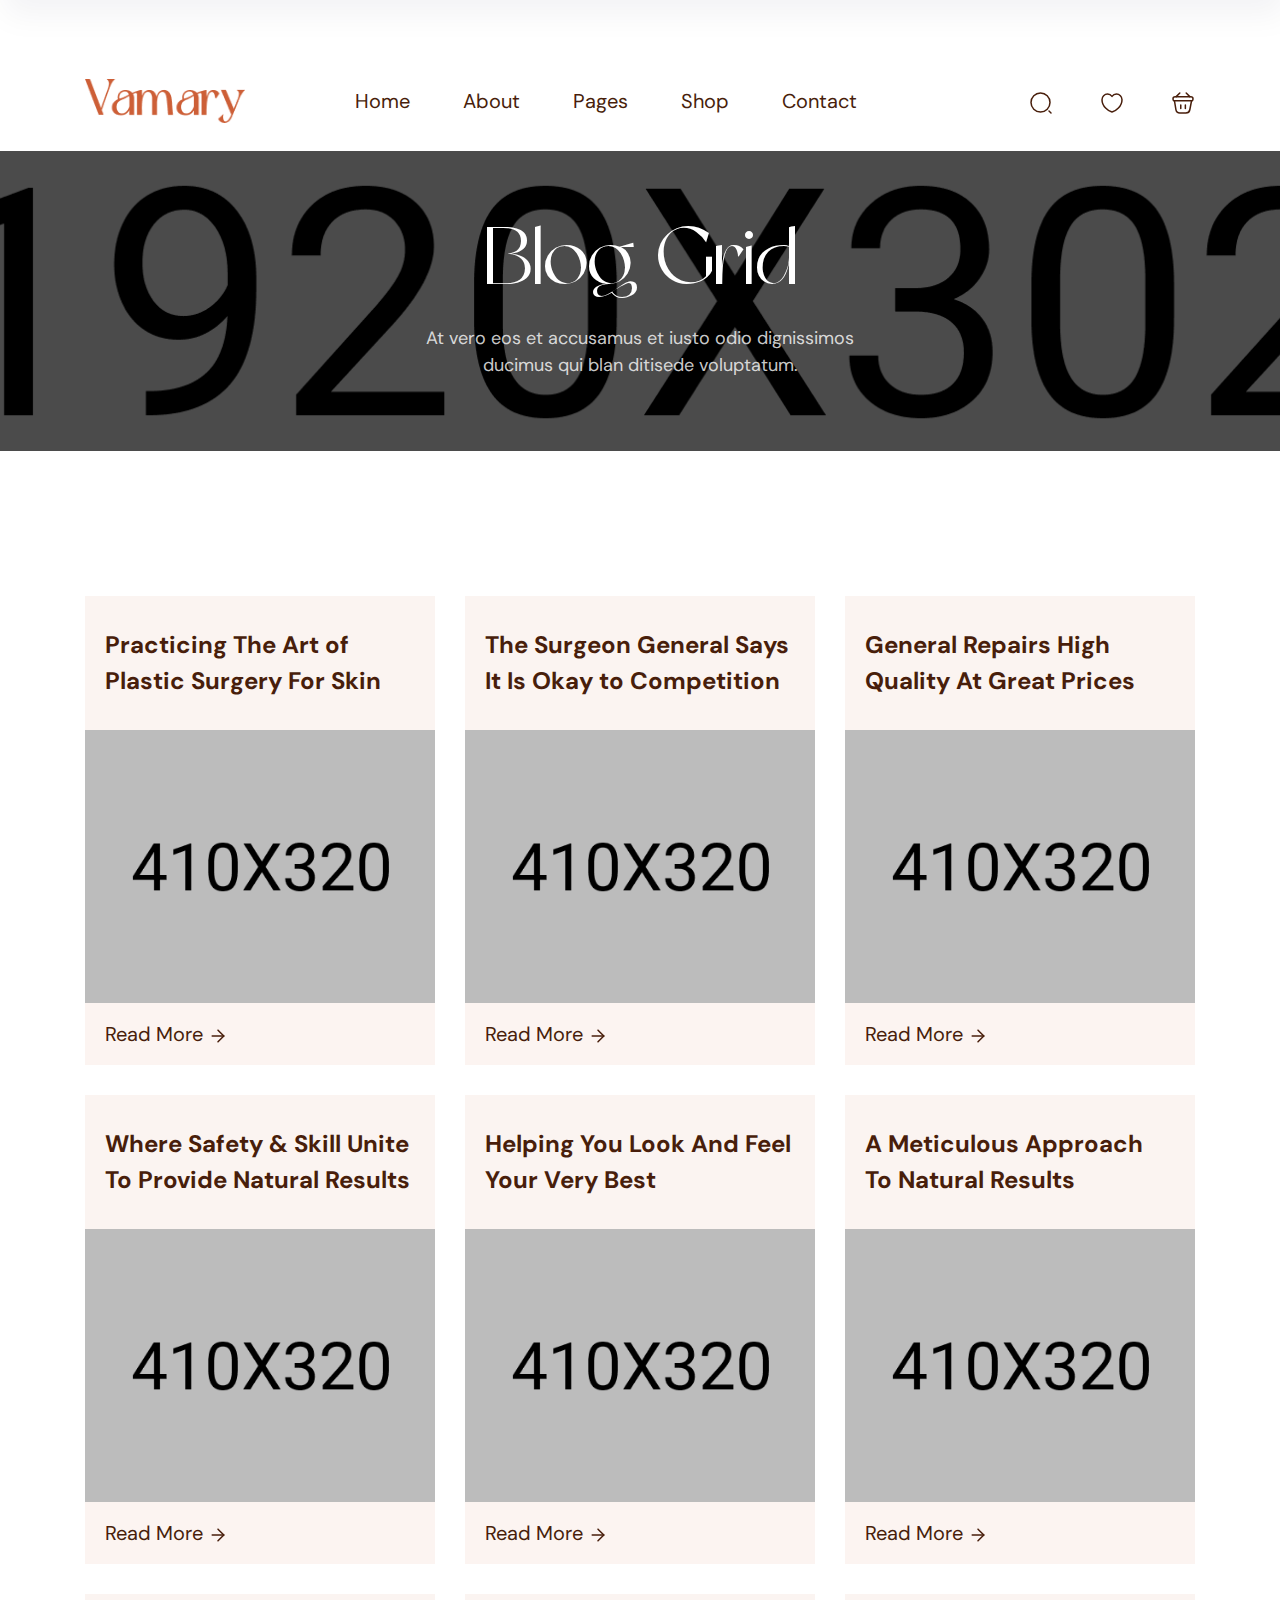
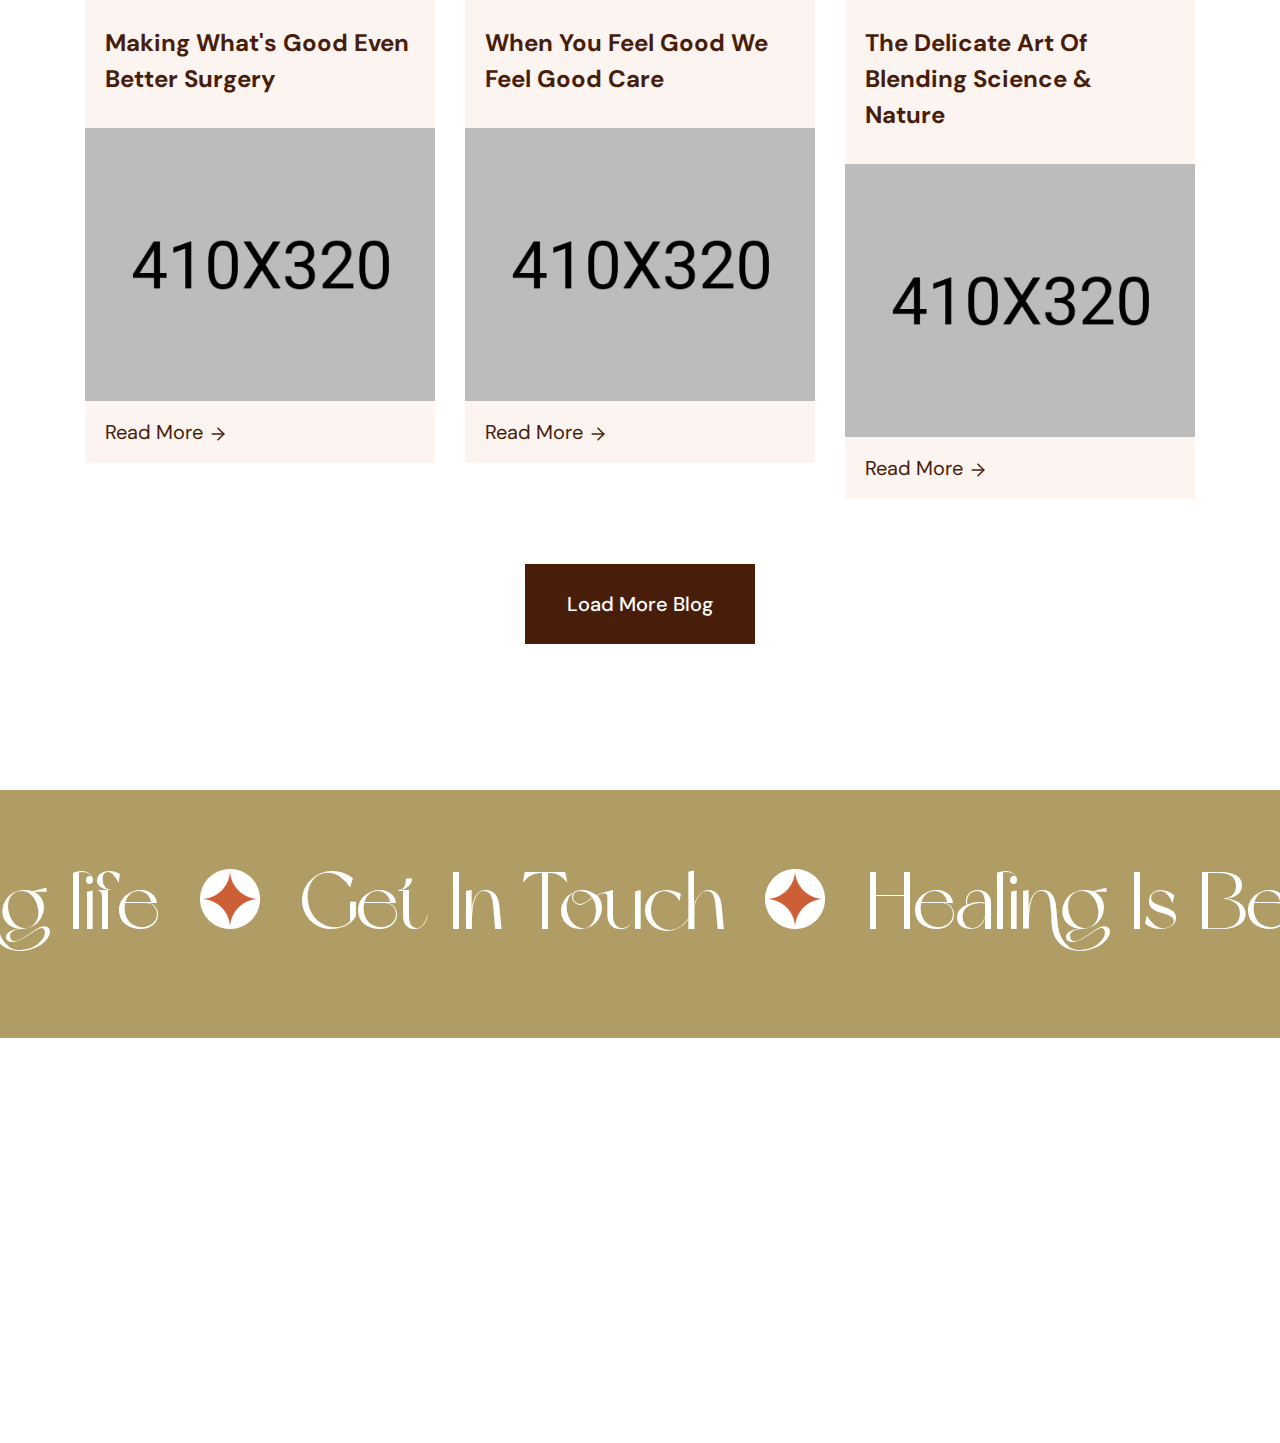
<file: blog-grid.html>
<!doctype html>
<html class="no-js" lang="zxx">
   <head>
      <meta charset="utf-8">
      <meta http-equiv="x-ua-compatible" content="ie=edge">
      <title>Vamary - Plastic Surgery HTML5 Template</title>
      <meta name="description" content="">
      <meta name="viewport" content="width=device-width, initial-scale=1">

      <!-- Place favicon.ico in the root directory -->
      <link rel="shortcut icon" type="image/x-icon" href="assets/img/logo/favicon.png">

      <!-- CSS here -->
      <link rel="stylesheet" href="assets/css/bootstrap.css">
      <link rel="stylesheet" href="assets/css/animate.css">
      <link rel="stylesheet" href="assets/css/swiper-bundle.css">
      <link rel="stylesheet" href="assets/css/slick.css">
      <link rel="stylesheet" href="assets/css/nouislider.css">
      <link rel="stylesheet" href="assets/css/magnific-popup.css">
      <link rel="stylesheet" href="assets/css/splide.css">
      <link rel="stylesheet" href="assets/css/font-awesome-pro.css">
      <link rel="stylesheet" href="assets/css/hover-reveal.css">
      <link rel="stylesheet" href="assets/css/odometer.css">
      <link rel="stylesheet" href="assets/css/spacing.css">
      <link rel="stylesheet" href="assets/css/main.css">
   </head>
   <body>
      <!--[if lte IE 9]>
      <p class="browserupgrade">You are using an <strong>outdated</strong> browser. Please <a href="https://browsehappy.com/">upgrade your browser</a> to improve your experience and security.</p>
      <![endif]-->


      <!-- pre loader area start -->
      <div id="loading">
         <div id="loading-center">
            <div id="loading-center-absolute">
               <div class="object" id="object_one"></div>
               <div class="object" id="object_two" style="left:20px;"></div>
               <div class="object" id="object_three" style="left:40px;"></div>
               <div class="object" id="object_four" style="left:60px;"></div>
               <div class="object" id="object_five" style="left:80px;"></div>
            </div>
         </div>
      </div>
      <!-- pre loader area end -->

      <!-- back to top start -->
      <div class="back-to-top-wrapper">
         <button id="back_to_top" type="button" class="back-to-top-btn">
            <svg width="12" height="7" viewBox="0 0 12 7" fill="none" xmlns="http://www.w3.org/2000/svg">
               <path d="M11 6L6 1L1 6" stroke="currentColor" stroke-width="1.5" stroke-linecap="round" stroke-linejoin="round"/>
            </svg>               
         </button>
      </div>
      <!-- back to top end -->

      <!-- header area start -->
      <header>
         <div class="header__area header-6">
            <div class="header__top theme-bg">
               <div class="container">
                  <div class="row">
                     <div class="col-lg-12">
                        <div class="header__top-content text-center">
                           <span>Free Delivery on orders over $200. Don’t miss discount.</span>
                        </div>
                     </div>
                  </div>
               </div>
            </div>
            <div class="header__bottom" id="header-sticky">
               <div class="container">
                  <div class="row align-items-center">
                     <div class="col-xxl-3 col-xl-2 col-lg-6 col-md-6 col-6">
                        <div class="logo">
                           <a href="index.html">
                              <img src="assets/img/logo/logo-2.png" alt="logo">
                           </a>
                        </div>
                     </div>
                     <div class="col-xxl-6 col-xl-7 d-none d-xl-block">
                        <div class="main-menu menu-position">
                           <nav id="mobile-menu" class="tp-main-menu-content">
                              <ul>
                                 <li class="has-dropdown">
                                    <a href="index.html">Home</a>
                                    <div class="tp-submenu has-homemenu">
                                       <div class="row gx-6 row-cols-1 row-cols-sm-2 row-cols-xl-4">
                                          <div class="col homemenu active">
                                             <div class="homemenu-thumb">
                                                <img src="assets/img/menu/home-1.jpg" alt="">
                                             </div>
                                             <div class="homemenu-btn">
                                                <a class="menu-btn" href="index.html">View Demo</a>
                                             </div>
                                          </div>
                                          <div class="col homemenu">
                                             <div class="homemenu-thumb">
                                                <img src="assets/img/menu/home-2.jpg" alt="">
                                             </div>
                                             <div class="homemenu-btn">
                                                <a class="menu-btn" href="index-2.html">View Demo</a>
                                             </div>
                                          </div>
                                          <div class="col homemenu">
                                             <div class="homemenu-thumb">
                                                <img src="assets/img/menu/home-3.jpg" alt="">
                                             </div>
                                             <div class="homemenu-btn">
                                                <a class="menu-btn" href="index-3.html">View Demo</a>
                                             </div>
                                          </div>
                                          <div class="col homemenu">
                                             <div class="homemenu-thumb">
                                                <img src="assets/img/menu/home-4.jpg" alt="">
                                             </div>
                                             <div class="homemenu-btn">
                                                <a class="menu-btn" href="index-4.html">View Demo</a>
                                             </div>
                                          </div>
                                          <div class="col homemenu">
                                             <div class="homemenu-thumb">
                                                <img src="assets/img/menu/home-5.jpg" alt="">
                                             </div>
                                             <div class="homemenu-btn">
                                                <a class="menu-btn" href="index-5.html">View Demo</a>
                                             </div>
                                          </div>
                                          <div class="col homemenu">
                                             <div class="homemenu-thumb">
                                                <img src="assets/img/menu/home-6.jpg" alt="">
                                             </div>
                                             <div class="homemenu-btn">
                                                <a class="menu-btn" href="index-6.html">View Demo</a>
                                             </div>
                                          </div>
                                          <div class="col homemenu">
                                             <div class="homemenu-thumb">
                                                <img src="assets/img/menu/home-7.jpg" alt="">
                                             </div>
                                             <div class="homemenu-btn">
                                                <a class="menu-btn" href="index-7.html">View Demo</a>
                                             </div>
                                          </div>
                                          <div class="col homemenu">
                                             <div class="homemenu-thumb comming-demo">
                                                <img src="assets/img/menu/home-7.jpg" alt="">
                                             </div>
                                             <div class="homemenu-btn comming-btn">
                                                <a class="menu-btn" href="comming-soon.html">Up Comming</a>
                                             </div>
                                          </div>
                                       </div>
                                    </div>
                                 </li>
                                 <li>
                                    <a href="about.html">About</a>
                                 </li>
                                 <li class="has-dropdown">
                                    <a href="#">Pages</a>
                                    <ul class="tp-submenu">
                                       <li><a href="case.html">Case</a></li>
                                       <li><a href="case-details.html">Case Details</a></li>
                                       <li><a href="services.html">Services</a></li>
                                       <li><a href="service-details.html">Services Details</a></li>
                                       <li><a href="team.html">Team</a></li>
                                       <li><a href="team-details.html">Team Details</a></li>
                                       <li><a href="pricing.html">Pricing</a></li>
                                       <li><a href="faq.html">FAQ</a></li>
                                       <li><a href="appointment.html">Appointment</a></li>
                                       <li><a href="blog.html">Blog</a></li>
                                       <li><a href="blog-grid.html">Blog Grid</a></li>
                                       <li><a href="blog-details.html">Blog Details</a></li>
                                    </ul>
                                 </li>
                                 <li class="has-dropdown">
                                    <a href="shop.html">Shop</a>
                                    <ul class="tp-submenu">
                                       <li><a href="shop.html">Shop</a></li>
                                       <li><a href="shop-details.html">Shop Details</a></li>
                                       <li><a href="cart.html">Cart</a></li>
                                       <li><a href="checkout.html">Checkout</a></li>
                                       <li><a href="wishlist.html">Wishlist</a></li>
                                       <li><a href="order.html">Order</a></li>
                                       <li><a href="login.html">Log In</a></li>
                                       <li><a href="register.html">Register</a></li>
                                       <li><a href="forgot.html">Reset Password</a></li>
                                    </ul>
                                 </li>
                                 <li>
                                    <a href="contact.html">Contact</a>
                                 </li>
                              </ul>
                           </nav>
                        </div>
                     </div>
                     <div class="col-xxl-3 col-xl-3 col-lg-6 col-md-6 col-6">
                        <div class="header__bottom-right d-flex justify-content-end align-items-center">
                           <div class="d-none d-sm-block">
                              <div class="header__right header-3__right header__opacity d-flex justify-content-end align-items-center">
                                 <button class="tp-search-toggle">
                                    <span>
                                       <svg width="24" height="24" viewBox="0 0 24 24" fill="none" xmlns="http://www.w3.org/2000/svg">
                                          <path d="M11.5 21C16.7467 21 21 16.7467 21 11.5C21 6.25329 16.7467 2 11.5 2C6.25329 2 2 6.25329 2 11.5C2 16.7467 6.25329 21 11.5 21Z" stroke="currentColor" stroke-width="1.5" stroke-linecap="round" stroke-linejoin="round"/>
                                          <path d="M22 22L20 20" stroke="currentColor" stroke-width="1.5" stroke-linecap="round" stroke-linejoin="round"/>
                                       </svg>
                                    </span>
                                 </button>
                                 <a href="wishlist.html">
                                    <span>
                                       <svg width="22" height="20" viewBox="0 0 22 20" fill="none" xmlns="http://www.w3.org/2000/svg">
                                          <path d="M11.62 18.8096C11.28 18.9296 10.72 18.9296 10.38 18.8096C7.48 17.8196 1 13.6896 1 6.68961C1 3.59961 3.49 1.09961 6.56 1.09961C8.38 1.09961 9.99 1.97961 11 3.33961C12.01 1.97961 13.63 1.09961 15.44 1.09961C18.51 1.09961 21 3.59961 21 6.68961C21 13.6896 14.52 17.8196 11.62 18.8096Z" stroke="currentColor" stroke-width="1.5" stroke-linecap="round" stroke-linejoin="round"/>
                                       </svg>
                                    </span>
                                 </a>
                                 <div class="cart-list-wrap">
                                    <a href="cart.html" class="cart-list-wrapper">
                                       <span>
                                          <svg width="24" height="24" viewBox="0 0 24 24" fill="none" xmlns="http://www.w3.org/2000/svg">
                                             <path d="M8.81141 2L5.19141 5.63" stroke="currentColor" stroke-width="1.5" stroke-miterlimit="10" stroke-linecap="round" stroke-linejoin="round"/>
                                             <path d="M15.1914 2L18.8114 5.63" stroke="currentColor" stroke-width="1.5" stroke-miterlimit="10" stroke-linecap="round" stroke-linejoin="round"/>
                                             <path d="M2 7.84961C2 5.99961 2.99 5.84961 4.22 5.84961H19.78C21.01 5.84961 22 5.99961 22 7.84961C22 9.99961 21.01 9.84961 19.78 9.84961H4.22C2.99 9.84961 2 9.99961 2 7.84961Z" stroke="currentColor" stroke-width="1.5"/>
                                             <path d="M9.76172 14V17.55" stroke="currentColor" stroke-width="1.5" stroke-linecap="round"/>
                                             <path d="M14.3594 14V17.55" stroke="currentColor" stroke-width="1.5" stroke-linecap="round"/>
                                             <path d="M3.5 10L4.91 18.64C5.23 20.58 6 22 8.86 22H14.89C18 22 18.46 20.64 18.82 18.76L20.5 10" stroke="currentColor" stroke-width="1.5" stroke-linecap="round"/>
                                          </svg>                                       
                                       </span>
                                    </a>
                                    <div class="mini-cart-box">
                                       <div class="mini-cart cart-list">
                                          <div class="mini-cart-item">
                                             <div class="mini-cart-thumb">
                                                <a href="shop-details.html"><img src="assets/img/product/product-7/product-9.jpg" alt=""></a>
                                             </div>
                                             <div class="mini-cart-content">
                                                <h5 class="mini-cart-title"><a href="shop-details.html">Cocooil - Body Oil</a></h5>
                                                <div class="mini-cart-price">
                                                   <span class="mini-cart-quantity">1 × 
                                                      <span class="mini-cart-amount">$26.00</span>
                                                   </span>
                                                </div>
                                             </div>
                                             <div class="mini-cart-remove">
                                                <a class="removeremove_from_cart_button" href="#">×</a>
                                             </div>
                                          </div>
                                          <div class="mini-cart-item">
                                             <div class="mini-cart-thumb">
                                                <a href="shop-details.html"><img src="assets/img/product/product-7/product-8.jpg" alt=""></a>
                                             </div>
                                             <div class="mini-cart-content">
                                                <h5 class="mini-cart-title"><a href="shop-details.html">Laneige Fresh Calming</a></h5>
                                                <div class="mini-cart-price">
                                                   <span class="mini-cart-quantity">3 × 
                                                      <span class="mini-cart-amount">$380.00</span>
                                                   </span>
                                                </div>
                                             </div>
                                             <div class="mini-cart-remove">
                                                <a class="removeremove_from_cart_button" href="#">×</a>
                                             </div>
                                          </div>
                                          <div class="mini-cart-item">
                                             <div class="mini-cart-thumb">
                                                <a href="shop-details.html"><img src="assets/img/product/product-7/product-7.jpg" alt=""></a>
                                             </div>
                                             <div class="mini-cart-content">
                                                <h5 class="mini-cart-title"><a href="shop-details.html">Black Rose Mask</a></h5>
                                                <div class="mini-cart-price">
                                                   <span class="mini-cart-quantity">2 × 
                                                      <span class="mini-cart-amount">$240.00</span>
                                                   </span>
                                                </div>
                                             </div>
                                             <div class="mini-cart-remove">
                                                <a class="removeremove_from_cart_button" href="#">×</a>
                                             </div>
                                          </div>
                                       </div>
                                       <div class="mini-cart-total">
                                          <strong>Subtotal:</strong>
                                          <span class="mini-cart-price-amount">$956.00</span>
                                       </div>
                                       <div class="mini-cart-buttons">
                                          <a class="tp-btn cart-btn" href="cart.html">View cart</a>
                                          <a class="tp-btn" href="checkout.html">Checkout</a>
                                       </div>
                                    </div>
                                 </div>
                              </div>
                           </div>
                           <div class="offcanvas-btn header__offcanvas-btn d-xl-none ml-20">
                              <button class="offcanvas-open-btn"><i class="fa-solid fa-bars"></i></button>
                           </div>
                        </div>
                     </div>
                  </div>
               </div>
            </div>
         </div>
      </header>
      <!-- header area end -->

      <!-- offcanvas area start -->
      <div class="offcanvas__area">
         <div class="offcanvas__wrapper">
            <div class="offcanvas__close">
               <button class="offcanvas__close-btn offcanvas-close-btn">
                  <svg width="12" height="12" viewBox="0 0 12 12" fill="none" xmlns="http://www.w3.org/2000/svg">
                     <path d="M11 1L1 11" stroke="currentColor" stroke-width="1.5" stroke-linecap="round"
                        stroke-linejoin="round" />
                     <path d="M1 1L11 11" stroke="currentColor" stroke-width="1.5" stroke-linecap="round"
                        stroke-linejoin="round" />
                  </svg>
               </button>
            </div>
            <div class="offcanvas__content">
               <div class="offcanvas__top mb-70 d-flex justify-content-between align-items-center">
                  <div class="offcanvas__logo logo">
                     <a href="index.html">
                        <img src="assets/img/logo/logo.png" alt="logo">
                     </a>
                  </div>
               </div>
               <div class="tp-main-menu-mobile"></div>
               <div class="offcanvas__btn">
                  <a href="contact.html" class="tp-btn-offcanvas">Getting Started <i
                        class="fa-regular fa-chevron-right"></i></a>
               </div>
               <div class="side-info-contact">
                  <span>we are here</span>
                  <p>1489 Langley Ave <br> Grand Forks Afb, North.</p>
               </div>
               <div class="side-info-social">
                  <a href="#"><i class="fa-brands fa-facebook-f"></i></a>
                  <a href="#"><i class="fa-brands fa-twitter"></i></a>
                  <a href="#"><i class="fa-brands fa-pinterest-p"></i></a>
                  <a href="#"><i class="fa-solid fa-paper-plane"></i></a>
               </div>
            </div>
         </div>
      </div>
      <div class="body-overlay"></div>
      <!-- offcanvas area end -->

      <!-- header-search -->
      <div class="tpsearchbar tp-sidebar-area">
         <button class="tpsearchbar__close"><i class="fal fa-times"></i></button>
         <div class="search-wrap text-center">
            <div class="container">
               <div class="row justify-content-center">
                  <div class="col-lg-8 col-md-12 col-12 pt-100 pb-100">
                     <h2 class="tpsearchbar__title">What Are You Looking For?</h2>
                     <div class="tpsearchbar__form">
                        <form action="#">
                           <input type="text" name="search" placeholder="Search Product...">
                           <button class="tpsearchbar__search-btn"><i class="fal fa-search"></i></button>
                        </form>
                     </div>
                  </div>
               </div>
            </div>
         </div>
      </div>
      <div class="search-body-overlay"></div>
      <!-- header-search-end -->

      <main>

         <!-- breadcrumb-area-start -->
         <section class="breadcrumb-area tpbreadcrumb-overlay" data-background="assets/img/breadcrumb/breadcrumb-bg-1.jpg">
            <div class="container">
               <div class="row align-items-center">
                  <div class="col-12">
                     <div class="tpbreadcrumb text-center">
                        <h2 class="tpbreadcrumb-title">Blog Grid</h2>
                        <p>At vero eos et accusamus et iusto odio dignissimos <br> ducimus qui blan ditisede voluptatum.</p>
                     </div>
                  </div>
               </div>
            </div>
         </section>
         <!-- breadcrumb-area-end -->

         <!-- blog-area-start -->
         <div class="blog-area pt-145 pb-110">
            <div class="container">
               <div class="row">
                  <div class="col-lg-4 col-md-6">
                     <div class="blog-item mb-30">
                        <div class="blog-content">
                           <span  class="blog-title under-line-theme"><a href="blog-details.html">Practicing The Art of Plastic Surgery For Skin</a></span>
                        </div>
                        <div class="blog-thumb tp-thumb-common fix">
                           <div class="tp-thumb-common-overlay wow"></div>
                           <a href="blog-details.html">
                              <img src="assets/img/blog/blog-sm-1.jpg" alt="">
                           </a>
                        </div>
                        <div class="blog-btn">
                           <a href="blog-details.html">Read More 
                              <span><svg width="20" height="20" viewBox="0 0 20 20" fill="none" xmlns="http://www.w3.org/2000/svg">
                              <path d="M4.16602 10H15.8327" stroke="currentColor" stroke-width="1.5" stroke-linecap="round" stroke-linejoin="round"/>
                              <path d="M10 4.16699L15.8333 10.0003L10 15.8337" stroke="currentColor" stroke-width="1.5" stroke-linecap="round" stroke-linejoin="round"/>
                              </svg></span>
                           </a>
                        </div>
                     </div>
                  </div>
                  <div class="col-lg-4 col-md-6">
                     <div class="blog-item mb-30">
                        <div class="blog-content">
                           <span  class="blog-title under-line-theme"><a href="blog-details.html">The Surgeon General Says It Is Okay to Competition</a></span>
                        </div>
                        <div class="blog-thumb tp-thumb-common fix">
                           <div class="tp-thumb-common-overlay wow"></div>
                           <a href="blog-details.html">
                              <img src="assets/img/blog/blog-sm-2.jpg" alt="">
                           </a>
                        </div>
                        <div class="blog-btn">
                           <a href="blog-details.html">Read More 
                              <span><svg width="20" height="20" viewBox="0 0 20 20" fill="none" xmlns="http://www.w3.org/2000/svg">
                              <path d="M4.16602 10H15.8327" stroke="currentColor" stroke-width="1.5" stroke-linecap="round" stroke-linejoin="round"/>
                              <path d="M10 4.16699L15.8333 10.0003L10 15.8337" stroke="currentColor" stroke-width="1.5" stroke-linecap="round" stroke-linejoin="round"/>
                              </svg></span>
                           </a>
                        </div>
                     </div>
                  </div>
                  <div class="col-lg-4 col-md-6">
                     <div class="blog-item mb-30">
                        <div class="blog-content">
                           <span  class="blog-title under-line-theme"><a href="blog-details.html">General Repairs High Quality At Great Prices</a></span>
                        </div>
                        <div class="blog-thumb tp-thumb-common fix">
                           <div class="tp-thumb-common-overlay wow"></div>
                           <a href="blog-details.html">
                              <img src="assets/img/blog/blog-sm-3.jpg" alt="">
                           </a>
                        </div>
                        <div class="blog-btn">
                           <a href="blog-details.html">Read More 
                              <span><svg width="20" height="20" viewBox="0 0 20 20" fill="none" xmlns="http://www.w3.org/2000/svg">
                              <path d="M4.16602 10H15.8327" stroke="currentColor" stroke-width="1.5" stroke-linecap="round" stroke-linejoin="round"/>
                              <path d="M10 4.16699L15.8333 10.0003L10 15.8337" stroke="currentColor" stroke-width="1.5" stroke-linecap="round" stroke-linejoin="round"/>
                              </svg></span>
                           </a>
                        </div>
                     </div>
                  </div>
                  <div class="col-lg-4 col-md-6">
                     <div class="blog-item mb-30">
                        <div class="blog-content">
                           <span  class="blog-title under-line-theme"><a href="blog-details.html">Where Safety & Skill Unite To Provide Natural Results</a></span>
                        </div>
                        <div class="blog-thumb tp-thumb-common fix">
                           <div class="tp-thumb-common-overlay wow"></div>
                           <a href="blog-details.html">
                              <img src="assets/img/blog/blog-sm-4.jpg" alt="">
                           </a>
                        </div>
                        <div class="blog-btn">
                           <a href="blog-details.html">Read More 
                              <span><svg width="20" height="20" viewBox="0 0 20 20" fill="none" xmlns="http://www.w3.org/2000/svg">
                              <path d="M4.16602 10H15.8327" stroke="currentColor" stroke-width="1.5" stroke-linecap="round" stroke-linejoin="round"/>
                              <path d="M10 4.16699L15.8333 10.0003L10 15.8337" stroke="currentColor" stroke-width="1.5" stroke-linecap="round" stroke-linejoin="round"/>
                              </svg></span>
                           </a>
                        </div>
                     </div>
                  </div>
                  <div class="col-lg-4 col-md-6">
                     <div class="blog-item mb-30">
                        <div class="blog-content">
                           <span  class="blog-title under-line-theme"><a href="blog-details.html">Helping You Look And Feel Your Very Best</a></span>
                        </div>
                        <div class="blog-thumb tp-thumb-common fix">
                           <div class="tp-thumb-common-overlay wow"></div>
                           <a href="blog-details.html">
                              <img src="assets/img/blog/blog-sm-5.jpg" alt="">
                           </a>
                        </div>
                        <div class="blog-btn">
                           <a href="blog-details.html">Read More 
                              <span><svg width="20" height="20" viewBox="0 0 20 20" fill="none" xmlns="http://www.w3.org/2000/svg">
                              <path d="M4.16602 10H15.8327" stroke="currentColor" stroke-width="1.5" stroke-linecap="round" stroke-linejoin="round"/>
                              <path d="M10 4.16699L15.8333 10.0003L10 15.8337" stroke="currentColor" stroke-width="1.5" stroke-linecap="round" stroke-linejoin="round"/>
                              </svg></span>
                           </a>
                        </div>
                     </div>
                  </div>
                  <div class="col-lg-4 col-md-6">
                     <div class="blog-item mb-30">
                        <div class="blog-content">
                           <span  class="blog-title under-line-theme"><a href="blog-details.html">A Meticulous Approach To Natural Results</a></span>
                        </div>
                        <div class="blog-thumb tp-thumb-common fix">
                           <div class="tp-thumb-common-overlay wow"></div>
                           <a href="blog-details.html">
                              <img src="assets/img/blog/blog-sm-6.jpg" alt="">
                           </a>
                        </div>
                        <div class="blog-btn">
                           <a href="blog-details.html">Read More 
                              <span><svg width="20" height="20" viewBox="0 0 20 20" fill="none" xmlns="http://www.w3.org/2000/svg">
                              <path d="M4.16602 10H15.8327" stroke="currentColor" stroke-width="1.5" stroke-linecap="round" stroke-linejoin="round"/>
                              <path d="M10 4.16699L15.8333 10.0003L10 15.8337" stroke="currentColor" stroke-width="1.5" stroke-linecap="round" stroke-linejoin="round"/>
                              </svg></span>
                           </a>
                        </div>
                     </div>
                  </div>
                  <div class="col-lg-4 col-md-6">
                     <div class="blog-item mb-30">
                        <div class="blog-content">
                           <span  class="blog-title under-line-theme"><a href="blog-details.html">Making What's Good Even Better Surgery</a></span>
                        </div>
                        <div class="blog-thumb tp-thumb-common fix">
                           <div class="tp-thumb-common-overlay wow"></div>
                           <a href="blog-details.html">
                              <img src="assets/img/blog/blog-sm-7.jpg" alt="">
                           </a>
                        </div>
                        <div class="blog-btn">
                           <a href="blog-details.html">Read More 
                              <span><svg width="20" height="20" viewBox="0 0 20 20" fill="none" xmlns="http://www.w3.org/2000/svg">
                              <path d="M4.16602 10H15.8327" stroke="currentColor" stroke-width="1.5" stroke-linecap="round" stroke-linejoin="round"/>
                              <path d="M10 4.16699L15.8333 10.0003L10 15.8337" stroke="currentColor" stroke-width="1.5" stroke-linecap="round" stroke-linejoin="round"/>
                              </svg></span>
                           </a>
                        </div>
                     </div>
                  </div>
                  <div class="col-lg-4 col-md-6">
                     <div class="blog-item mb-30">
                        <div class="blog-content">
                           <span  class="blog-title under-line-theme"><a href="blog-details.html">When You Feel Good We Feel Good Care</a></span>
                        </div>
                        <div class="blog-thumb tp-thumb-common fix">
                           <div class="tp-thumb-common-overlay wow"></div>
                           <a href="blog-details.html">
                              <img src="assets/img/blog/blog-sm-8.jpg" alt="">
                           </a>
                        </div>
                        <div class="blog-btn">
                           <a href="blog-details.html">Read More 
                              <span><svg width="20" height="20" viewBox="0 0 20 20" fill="none" xmlns="http://www.w3.org/2000/svg">
                              <path d="M4.16602 10H15.8327" stroke="currentColor" stroke-width="1.5" stroke-linecap="round" stroke-linejoin="round"/>
                              <path d="M10 4.16699L15.8333 10.0003L10 15.8337" stroke="currentColor" stroke-width="1.5" stroke-linecap="round" stroke-linejoin="round"/>
                              </svg></span>
                           </a>
                        </div>
                     </div>
                  </div>
                  <div class="col-lg-4 col-md-6">
                     <div class="blog-item mb-30">
                        <div class="blog-content">
                           <span  class="blog-title under-line-theme"><a href="blog-details.html">The Delicate Art Of Blending Science & Nature</a></span>
                        </div>
                        <div class="blog-thumb tp-thumb-common fix">
                           <div class="tp-thumb-common-overlay wow"></div>
                           <a href="blog-details.html">
                              <img src="assets/img/blog/blog-sm-9.jpg" alt="">
                           </a>
                        </div>
                        <div class="blog-btn">
                           <a href="blog-details.html">Read More 
                              <span><svg width="20" height="20" viewBox="0 0 20 20" fill="none" xmlns="http://www.w3.org/2000/svg">
                              <path d="M4.16602 10H15.8327" stroke="currentColor" stroke-width="1.5" stroke-linecap="round" stroke-linejoin="round"/>
                              <path d="M10 4.16699L15.8333 10.0003L10 15.8337" stroke="currentColor" stroke-width="1.5" stroke-linecap="round" stroke-linejoin="round"/>
                              </svg></span>
                           </a>
                        </div>
                     </div>
                  </div>
               </div>
               <div class="row">
                  <div class="col-lg-12">
                     <div class="blog-grid-btn text-center pt-35 mb-30">
                        <a class="tp-btn-theme" href="blog.html">Load More Blog</a>
                     </div>
                  </div>
               </div>
            </div>
         </div>
         <!-- blog-area-end -->

         <!-- brand-slider-area-start -->
         <section class="brand-slider-area">
            <div class="brand-slider-wrap brand-slider-4">
               <div class="brand-slide-active splide">
                  <div class="splide__track">
                     <div class="splide__list">
                        <div class="splide__slide">
                           <div class="brand-slider-item">
                              <h4 class="brand-slider-title"> <i><img src="assets/img/shape/brand-slider-icon-1.png" alt=""></i> <a href="#">Get In Touch</a> </h4>
                           </div>
                        </div>
                        <div class="splide__slide">
                           <div class="brand-slider-item">
                              <h4 class="brand-slider-title"><i> <img src="assets/img/shape/brand-slider-icon-1.png" alt=""></i> <a href="#">Healing Is Better</a></h4>
                           </div>
                        </div>
                        <div class="splide__slide">
                           <div class="brand-slider-item">
                              <h4 class="brand-slider-title"> <a href="#">Improving life</a></h4>
                           </div>
                        </div>
                     </div>
                  </div>
               </div>
            </div>
         </section>
         <!-- brand-slider-area-end -->

      </main>
      
      <!-- footer-area-start -->
      <footer>
         <div class="footer-area theme-bg">
            <div class="footer-top-4">
               <div class="container">
                  <div class="footer-top-4-border pt-85">
                     <div class="row">
                        <div class="col-lg-3 col-md-6 col-sm-6">
                           <div class="footer-widget footer-4-col-1 mb-80 wow fadeInUp" data-wow-duration="1s" data-wow-delay=".2s">
                              <div class="footer-link">
                                 <ul>
                                    <li><a href="#">Surgery Preparation</a></li>
                                    <li><a href="#">Breast Implants</a></li>
                                    <li><a href="#">Lips Surgery</a></li>
                                    <li><a href="#">Non Surgical</a></li>
                                 </ul>
                              </div>
                           </div>
                        </div>
                        <div class="col-lg-3 col-md-6 col-sm-6">
                           <div class="footer-widget footer-4-col-2 mb-80 wow fadeInUp" data-wow-duration="1s" data-wow-delay=".4s">
                              <div class="footer-link">
                                 <ul>
                                    <li><a href="#">Free Consultation</a></li>
                                    <li><a href="#">Help & Support</a></li>
                                    <li><a href="#">Privacy Policy</a></li>
                                    <li><a href="#">Explore Our Shop</a></li>
                                 </ul>
                              </div>
                           </div>
                        </div>
                        <div class="col-lg-6 col-md-10 col-sm-8">
                           <div class="footer-widget footer-4-col-3 mb-80 wow fadeInUp" data-wow-duration="1s" data-wow-delay=".6s">
                              <div class="footer-appoinment d-flex justify-content-lg-between align-items-center align-items-lg-end">
                                 <h4 class="appoinment">Make An <br> Appointment</h4>
                                 <a href="#"><span>
                                    <svg width="35" height="28" viewBox="0 0 35 28" fill="none" xmlns="http://www.w3.org/2000/svg">
                                       <g clip-path="url(#clip0_326_645)">
                                       <path d="M0 13.9954H35" stroke="currentColor" stroke-width="2" stroke-miterlimit="10"></path>
                                       <path d="M21.4453 0C21.4453 7.73574 27.5079 13.9953 35.0001 13.9953" stroke="currentColor" stroke-width="2" stroke-miterlimit="10"></path>
                                       <path d="M35.0001 13.9954C27.5079 13.9954 21.4453 20.255 21.4453 27.9907" stroke="currentColor" stroke-width="2" stroke-miterlimit="10"></path>
                                       </g>
                                       <defs>
                                       <clipPath id="clip0_326_6453">
                                       <rect width="35" height="28" fill="white"></rect>
                                       </clipPath>
                                       </defs>
                                    </svg>
                                 </span></a>
                              </div>
                           </div>
                        </div>
                     </div>
                  </div>
               </div>
            </div>
            <div class="footer-bottom-4 theme-bg">
               <div class="container">
                  <div class="row">
                     <div class="col-lg-12">
                        <div class="footer-copyright text-center">
                           <span>Copyright © 2023-24 ThemePure | Designed by ThemePure Team</span>
                        </div>
                     </div>
                  </div>
               </div>
            </div>
         </div>
      </footer>
      <!-- footer-area-end -->



      <!-- JS here -->
      <script src="assets/js/vendor/jquery.js"></script>
      <script src="assets/js/vendor/waypoints.js"></script>
      <script src="assets/js/bootstrap-bundle.js"></script>
      <script src="assets/js/meanmenu.js"></script>
      <script src="assets/js/swiper-bundle.js"></script>
      <script src="assets/js/nouislider.js"></script>
      <script src="assets/js/magnific-popup.js"></script>
      <script src="assets/js/parallax.js"></script>
      <script src="assets/js/nice-select.js"></script>
      <script src="assets/js/counterup.js"></script>
      <script src="assets/js/wow.js"></script>
      <script src="assets/js/isotope-pkgd.js"></script>
      <script src="assets/js/imagesloaded-pkgd.js"></script>
      <script src="assets/js/odometer.min.js"></script>
      <script src="assets/js/hover-reveal.js"></script>
      <script src="assets/js/tween-max.js"></script>
      <script src="assets/js/jquery.appear.js"></script>
      <script src="assets/js/splide.js"></script>
      <script src="assets/js/slick.js"></script>
      <script src="assets/js/pignose.calendar.full.min.js"></script>
      <script src="assets/js/ajax-form.js"></script>
      <script src="assets/js/main.js"></script>
   </body>
</html>
</file>
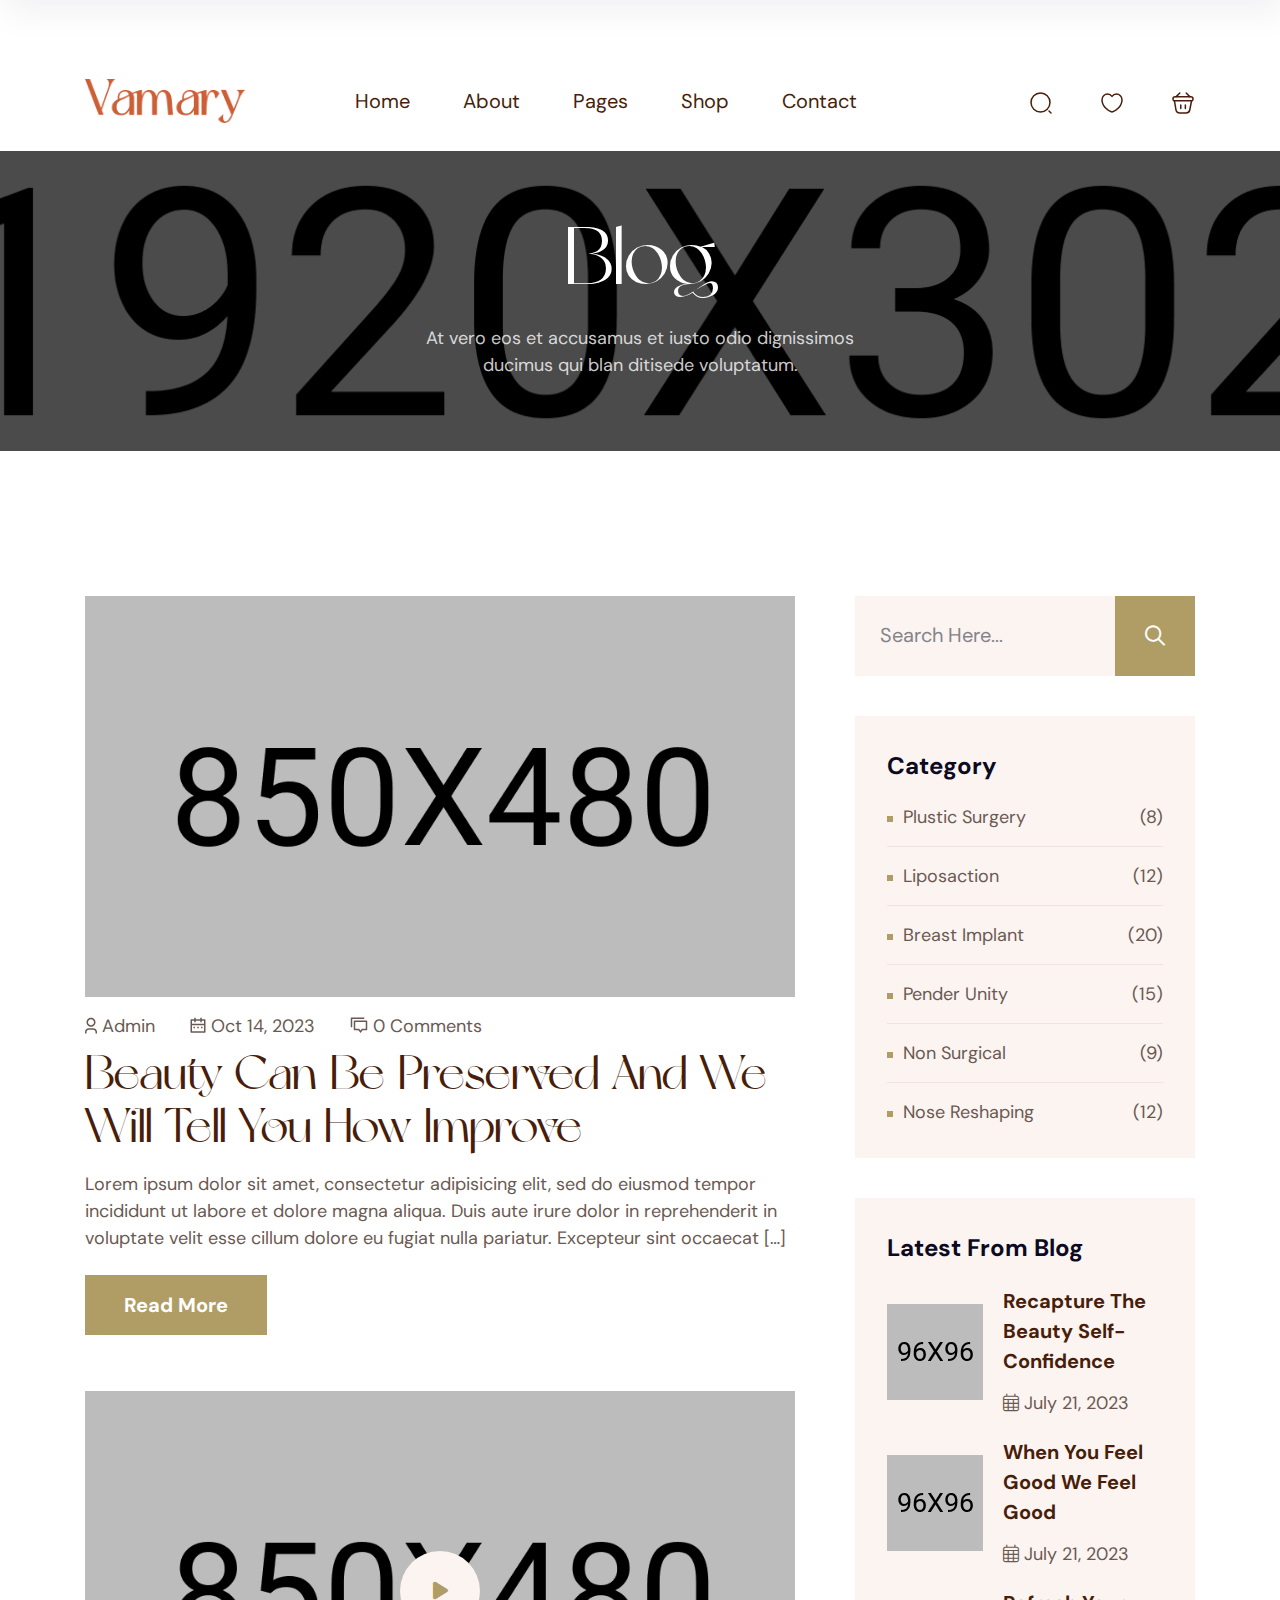
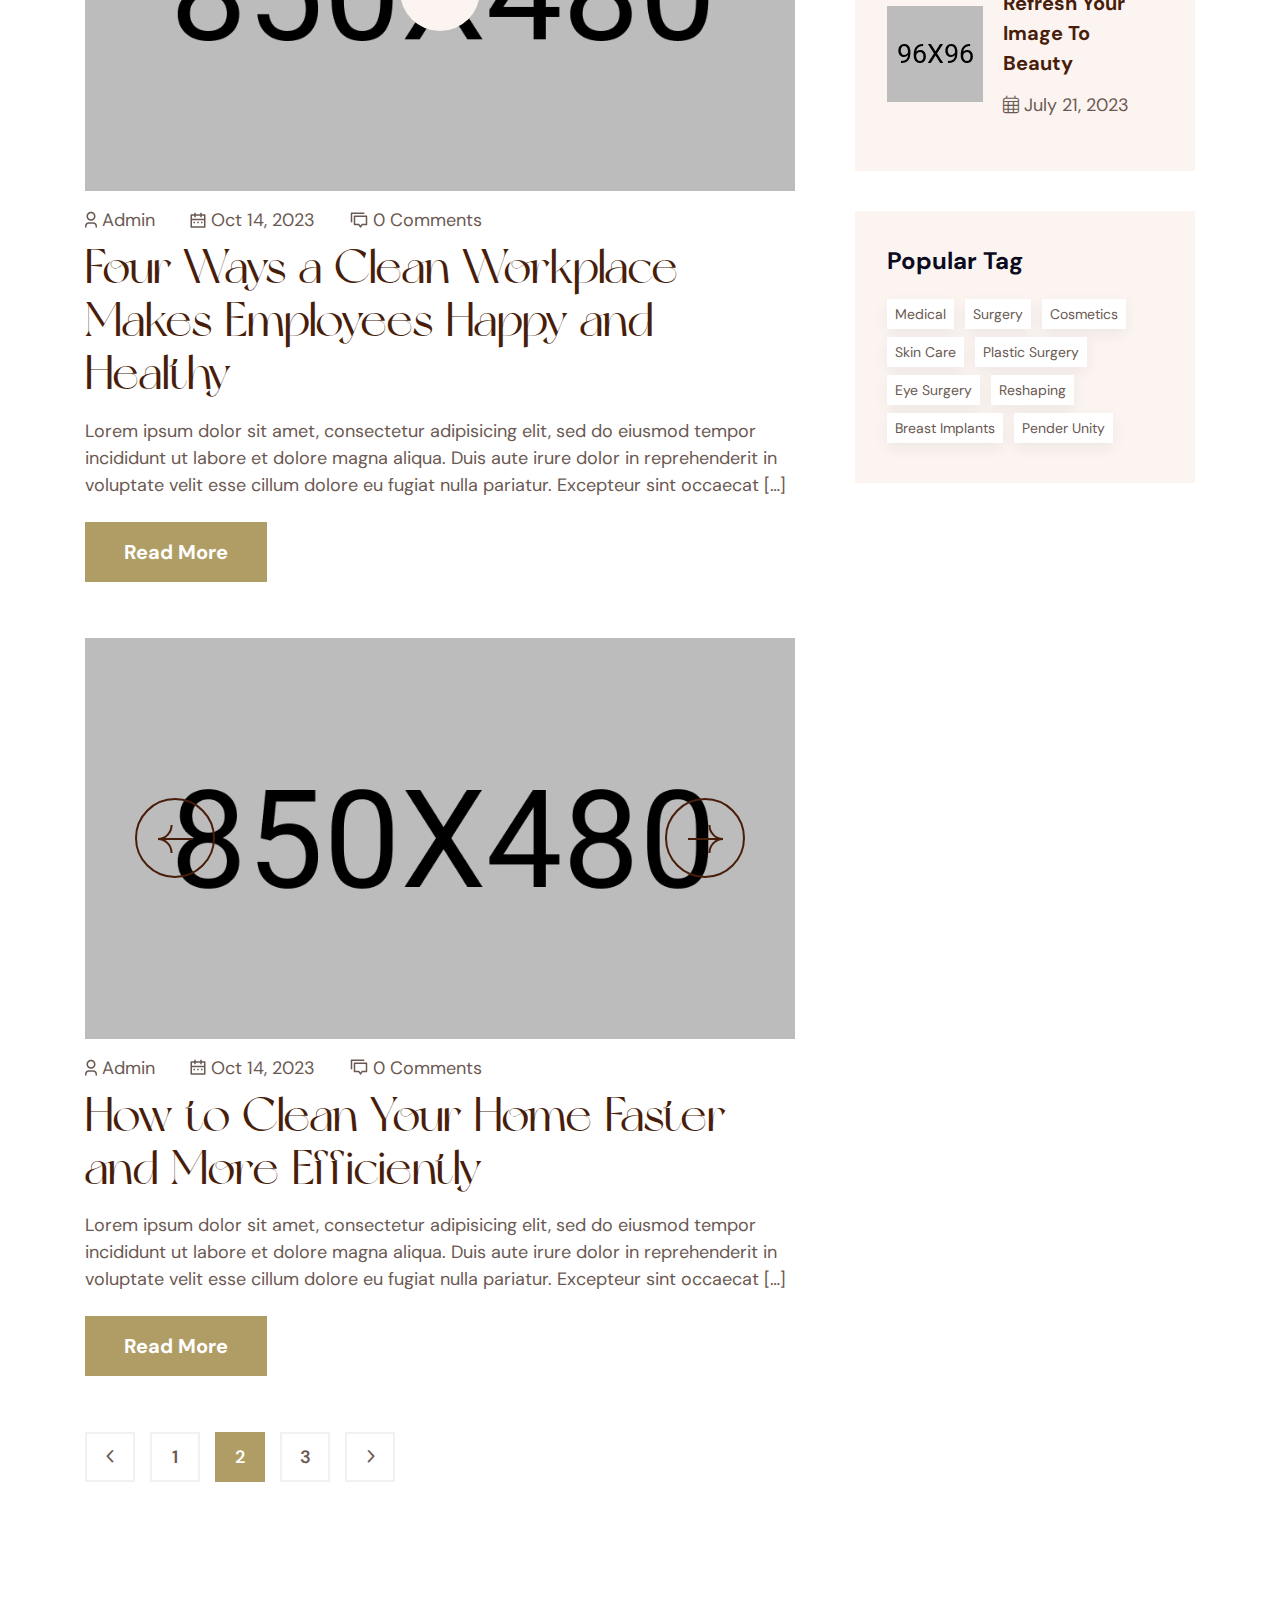
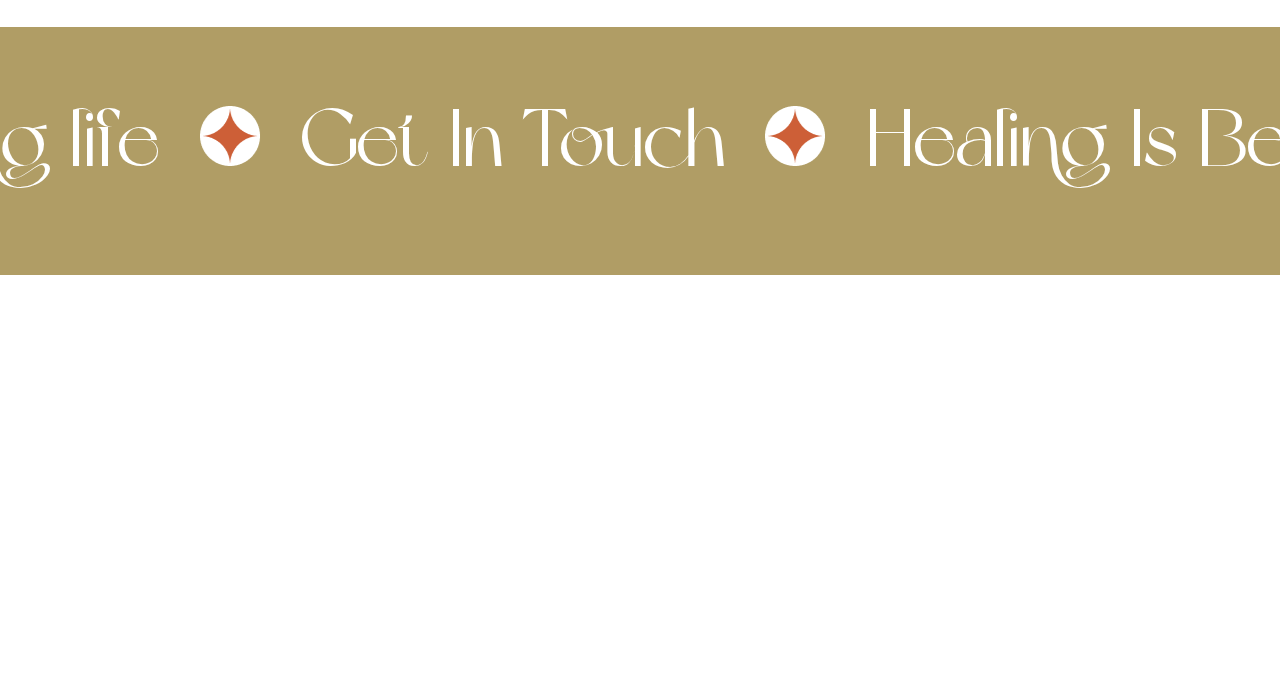
<file: blog.html>
<!doctype html>
<html class="no-js" lang="zxx">
   <head>
      <meta charset="utf-8">
      <meta http-equiv="x-ua-compatible" content="ie=edge">
      <title>Vamary - Plastic Surgery HTML5 Template</title>
      <meta name="description" content="">
      <meta name="viewport" content="width=device-width, initial-scale=1">

      <!-- Place favicon.ico in the root directory -->
      <link rel="shortcut icon" type="image/x-icon" href="assets/img/logo/favicon.png">

      <!-- CSS here -->
      <link rel="stylesheet" href="assets/css/bootstrap.css">
      <link rel="stylesheet" href="assets/css/animate.css">
      <link rel="stylesheet" href="assets/css/swiper-bundle.css">
      <link rel="stylesheet" href="assets/css/slick.css">
      <link rel="stylesheet" href="assets/css/nouislider.css">
      <link rel="stylesheet" href="assets/css/magnific-popup.css">
      <link rel="stylesheet" href="assets/css/splide.css">
      <link rel="stylesheet" href="assets/css/font-awesome-pro.css">
      <link rel="stylesheet" href="assets/css/hover-reveal.css">
      <link rel="stylesheet" href="assets/css/odometer.css">
      <link rel="stylesheet" href="assets/css/spacing.css">
      <link rel="stylesheet" href="assets/css/main.css">
   </head>
   <body>
      <!--[if lte IE 9]>
      <p class="browserupgrade">You are using an <strong>outdated</strong> browser. Please <a href="https://browsehappy.com/">upgrade your browser</a> to improve your experience and security.</p>
      <![endif]-->


      <!-- pre loader area start -->
      <div id="loading">
         <div id="loading-center">
            <div id="loading-center-absolute">
               <div class="object" id="object_one"></div>
               <div class="object" id="object_two" style="left:20px;"></div>
               <div class="object" id="object_three" style="left:40px;"></div>
               <div class="object" id="object_four" style="left:60px;"></div>
               <div class="object" id="object_five" style="left:80px;"></div>
            </div>
         </div>
      </div>
      <!-- pre loader area end -->

      <!-- back to top start -->
      <div class="back-to-top-wrapper">
         <button id="back_to_top" type="button" class="back-to-top-btn">
            <svg width="12" height="7" viewBox="0 0 12 7" fill="none" xmlns="http://www.w3.org/2000/svg">
               <path d="M11 6L6 1L1 6" stroke="currentColor" stroke-width="1.5" stroke-linecap="round" stroke-linejoin="round"/>
            </svg>               
         </button>
      </div>
      <!-- back to top end -->

      <!-- header area start -->
      <header>
         <div class="header__area header-6">
            <div class="header__top theme-bg">
               <div class="container">
                  <div class="row">
                     <div class="col-lg-12">
                        <div class="header__top-content text-center">
                           <span>Free Delivery on orders over $200. Don’t miss discount.</span>
                        </div>
                     </div>
                  </div>
               </div>
            </div>
            <div class="header__bottom" id="header-sticky">
               <div class="container">
                  <div class="row align-items-center">
                     <div class="col-xxl-3 col-xl-2 col-lg-6 col-md-6 col-6">
                        <div class="logo">
                           <a href="index.html">
                              <img src="assets/img/logo/logo-2.png" alt="logo">
                           </a>
                        </div>
                     </div>
                     <div class="col-xxl-6 col-xl-7 d-none d-xl-block">
                        <div class="main-menu menu-position">
                           <nav id="mobile-menu" class="tp-main-menu-content">
                              <ul>
                                 <li class="has-dropdown">
                                    <a href="index.html">Home</a>
                                    <div class="tp-submenu has-homemenu">
                                       <div class="row gx-6 row-cols-1 row-cols-sm-2 row-cols-xl-4">
                                          <div class="col homemenu active">
                                             <div class="homemenu-thumb">
                                                <img src="assets/img/menu/home-1.jpg" alt="">
                                             </div>
                                             <div class="homemenu-btn">
                                                <a class="menu-btn" href="index.html">View Demo</a>
                                             </div>
                                          </div>
                                          <div class="col homemenu">
                                             <div class="homemenu-thumb">
                                                <img src="assets/img/menu/home-2.jpg" alt="">
                                             </div>
                                             <div class="homemenu-btn">
                                                <a class="menu-btn" href="index-2.html">View Demo</a>
                                             </div>
                                          </div>
                                          <div class="col homemenu">
                                             <div class="homemenu-thumb">
                                                <img src="assets/img/menu/home-3.jpg" alt="">
                                             </div>
                                             <div class="homemenu-btn">
                                                <a class="menu-btn" href="index-3.html">View Demo</a>
                                             </div>
                                          </div>
                                          <div class="col homemenu">
                                             <div class="homemenu-thumb">
                                                <img src="assets/img/menu/home-4.jpg" alt="">
                                             </div>
                                             <div class="homemenu-btn">
                                                <a class="menu-btn" href="index-4.html">View Demo</a>
                                             </div>
                                          </div>
                                          <div class="col homemenu">
                                             <div class="homemenu-thumb">
                                                <img src="assets/img/menu/home-5.jpg" alt="">
                                             </div>
                                             <div class="homemenu-btn">
                                                <a class="menu-btn" href="index-5.html">View Demo</a>
                                             </div>
                                          </div>
                                          <div class="col homemenu">
                                             <div class="homemenu-thumb">
                                                <img src="assets/img/menu/home-6.jpg" alt="">
                                             </div>
                                             <div class="homemenu-btn">
                                                <a class="menu-btn" href="index-6.html">View Demo</a>
                                             </div>
                                          </div>
                                          <div class="col homemenu">
                                             <div class="homemenu-thumb">
                                                <img src="assets/img/menu/home-7.jpg" alt="">
                                             </div>
                                             <div class="homemenu-btn">
                                                <a class="menu-btn" href="index-7.html">View Demo</a>
                                             </div>
                                          </div>
                                          <div class="col homemenu">
                                             <div class="homemenu-thumb comming-demo">
                                                <img src="assets/img/menu/home-7.jpg" alt="">
                                             </div>
                                             <div class="homemenu-btn comming-btn">
                                                <a class="menu-btn" href="comming-soon.html">Up Comming</a>
                                             </div>
                                          </div>
                                       </div>
                                    </div>
                                 </li>
                                 <li>
                                    <a href="about.html">About</a>
                                 </li>
                                 <li class="has-dropdown">
                                    <a href="#">Pages</a>
                                    <ul class="tp-submenu">
                                       <li><a href="case.html">Case</a></li>
                                       <li><a href="case-details.html">Case Details</a></li>
                                       <li><a href="services.html">Services</a></li>
                                       <li><a href="service-details.html">Services Details</a></li>
                                       <li><a href="team.html">Team</a></li>
                                       <li><a href="team-details.html">Team Details</a></li>
                                       <li><a href="pricing.html">Pricing</a></li>
                                       <li><a href="faq.html">FAQ</a></li>
                                       <li><a href="appointment.html">Appointment</a></li>
                                       <li><a href="blog.html">Blog</a></li>
                                       <li><a href="blog-grid.html">Blog Grid</a></li>
                                       <li><a href="blog-details.html">Blog Details</a></li>
                                    </ul>
                                 </li>
                                 <li class="has-dropdown">
                                    <a href="shop.html">Shop</a>
                                    <ul class="tp-submenu">
                                       <li><a href="shop.html">Shop</a></li>
                                       <li><a href="shop-details.html">Shop Details</a></li>
                                       <li><a href="cart.html">Cart</a></li>
                                       <li><a href="checkout.html">Checkout</a></li>
                                       <li><a href="wishlist.html">Wishlist</a></li>
                                       <li><a href="order.html">Order</a></li>
                                       <li><a href="login.html">Log In</a></li>
                                       <li><a href="register.html">Register</a></li>
                                       <li><a href="forgot.html">Reset Password</a></li>
                                    </ul>
                                 </li>
                                 <li>
                                    <a href="contact.html">Contact</a>
                                 </li>
                              </ul>
                           </nav>
                        </div>
                     </div>
                     <div class="col-xxl-3 col-xl-3 col-lg-6 col-md-6 col-6">
                        <div class="header__bottom-right d-flex justify-content-end align-items-center">
                           <div class="d-none d-sm-block">
                              <div class="header__right header-3__right header__opacity d-flex justify-content-end align-items-center">
                                 <button class="tp-search-toggle">
                                    <span>
                                       <svg width="24" height="24" viewBox="0 0 24 24" fill="none" xmlns="http://www.w3.org/2000/svg">
                                          <path d="M11.5 21C16.7467 21 21 16.7467 21 11.5C21 6.25329 16.7467 2 11.5 2C6.25329 2 2 6.25329 2 11.5C2 16.7467 6.25329 21 11.5 21Z" stroke="currentColor" stroke-width="1.5" stroke-linecap="round" stroke-linejoin="round"/>
                                          <path d="M22 22L20 20" stroke="currentColor" stroke-width="1.5" stroke-linecap="round" stroke-linejoin="round"/>
                                       </svg>
                                    </span>
                                 </button>
                                 <a href="wishlist.html">
                                    <span>
                                       <svg width="22" height="20" viewBox="0 0 22 20" fill="none" xmlns="http://www.w3.org/2000/svg">
                                          <path d="M11.62 18.8096C11.28 18.9296 10.72 18.9296 10.38 18.8096C7.48 17.8196 1 13.6896 1 6.68961C1 3.59961 3.49 1.09961 6.56 1.09961C8.38 1.09961 9.99 1.97961 11 3.33961C12.01 1.97961 13.63 1.09961 15.44 1.09961C18.51 1.09961 21 3.59961 21 6.68961C21 13.6896 14.52 17.8196 11.62 18.8096Z" stroke="currentColor" stroke-width="1.5" stroke-linecap="round" stroke-linejoin="round"/>
                                       </svg>
                                    </span>
                                 </a>
                                 <div class="cart-list-wrap">
                                    <a href="cart.html" class="cart-list-wrapper">
                                       <span>
                                          <svg width="24" height="24" viewBox="0 0 24 24" fill="none" xmlns="http://www.w3.org/2000/svg">
                                             <path d="M8.81141 2L5.19141 5.63" stroke="currentColor" stroke-width="1.5" stroke-miterlimit="10" stroke-linecap="round" stroke-linejoin="round"/>
                                             <path d="M15.1914 2L18.8114 5.63" stroke="currentColor" stroke-width="1.5" stroke-miterlimit="10" stroke-linecap="round" stroke-linejoin="round"/>
                                             <path d="M2 7.84961C2 5.99961 2.99 5.84961 4.22 5.84961H19.78C21.01 5.84961 22 5.99961 22 7.84961C22 9.99961 21.01 9.84961 19.78 9.84961H4.22C2.99 9.84961 2 9.99961 2 7.84961Z" stroke="currentColor" stroke-width="1.5"/>
                                             <path d="M9.76172 14V17.55" stroke="currentColor" stroke-width="1.5" stroke-linecap="round"/>
                                             <path d="M14.3594 14V17.55" stroke="currentColor" stroke-width="1.5" stroke-linecap="round"/>
                                             <path d="M3.5 10L4.91 18.64C5.23 20.58 6 22 8.86 22H14.89C18 22 18.46 20.64 18.82 18.76L20.5 10" stroke="currentColor" stroke-width="1.5" stroke-linecap="round"/>
                                          </svg>                                       
                                       </span>
                                    </a>
                                    <div class="mini-cart-box">
                                       <div class="mini-cart cart-list">
                                          <div class="mini-cart-item">
                                             <div class="mini-cart-thumb">
                                                <a href="shop-details.html"><img src="assets/img/product/product-7/product-9.jpg" alt=""></a>
                                             </div>
                                             <div class="mini-cart-content">
                                                <h5 class="mini-cart-title"><a href="shop-details.html">Cocooil - Body Oil</a></h5>
                                                <div class="mini-cart-price">
                                                   <span class="mini-cart-quantity">1 × 
                                                      <span class="mini-cart-amount">$26.00</span>
                                                   </span>
                                                </div>
                                             </div>
                                             <div class="mini-cart-remove">
                                                <a class="removeremove_from_cart_button" href="#">×</a>
                                             </div>
                                          </div>
                                          <div class="mini-cart-item">
                                             <div class="mini-cart-thumb">
                                                <a href="shop-details.html"><img src="assets/img/product/product-7/product-8.jpg" alt=""></a>
                                             </div>
                                             <div class="mini-cart-content">
                                                <h5 class="mini-cart-title"><a href="shop-details.html">Laneige Fresh Calming</a></h5>
                                                <div class="mini-cart-price">
                                                   <span class="mini-cart-quantity">3 × 
                                                      <span class="mini-cart-amount">$380.00</span>
                                                   </span>
                                                </div>
                                             </div>
                                             <div class="mini-cart-remove">
                                                <a class="removeremove_from_cart_button" href="#">×</a>
                                             </div>
                                          </div>
                                          <div class="mini-cart-item">
                                             <div class="mini-cart-thumb">
                                                <a href="shop-details.html"><img src="assets/img/product/product-7/product-7.jpg" alt=""></a>
                                             </div>
                                             <div class="mini-cart-content">
                                                <h5 class="mini-cart-title"><a href="shop-details.html">Black Rose Mask</a></h5>
                                                <div class="mini-cart-price">
                                                   <span class="mini-cart-quantity">2 × 
                                                      <span class="mini-cart-amount">$240.00</span>
                                                   </span>
                                                </div>
                                             </div>
                                             <div class="mini-cart-remove">
                                                <a class="removeremove_from_cart_button" href="#">×</a>
                                             </div>
                                          </div>
                                       </div>
                                       <div class="mini-cart-total">
                                          <strong>Subtotal:</strong>
                                          <span class="mini-cart-price-amount">$956.00</span>
                                       </div>
                                       <div class="mini-cart-buttons">
                                          <a class="tp-btn cart-btn" href="cart.html">View cart</a>
                                          <a class="tp-btn" href="checkout.html">Checkout</a>
                                       </div>
                                    </div>
                                 </div>
                              </div>
                           </div>
                           <div class="offcanvas-btn header__offcanvas-btn d-xl-none ml-20">
                              <button class="offcanvas-open-btn"><i class="fa-solid fa-bars"></i></button>
                           </div>
                        </div>
                     </div>
                  </div>
               </div>
            </div>
         </div>
      </header>
      <!-- header area end -->

      <!-- offcanvas area start -->
      <div class="offcanvas__area">
         <div class="offcanvas__wrapper">
            <div class="offcanvas__close">
               <button class="offcanvas__close-btn offcanvas-close-btn">
                  <svg width="12" height="12" viewBox="0 0 12 12" fill="none" xmlns="http://www.w3.org/2000/svg">
                     <path d="M11 1L1 11" stroke="currentColor" stroke-width="1.5" stroke-linecap="round"
                        stroke-linejoin="round" />
                     <path d="M1 1L11 11" stroke="currentColor" stroke-width="1.5" stroke-linecap="round"
                        stroke-linejoin="round" />
                  </svg>
               </button>
            </div>
            <div class="offcanvas__content">
               <div class="offcanvas__top mb-70 d-flex justify-content-between align-items-center">
                  <div class="offcanvas__logo logo">
                     <a href="index.html">
                        <img src="assets/img/logo/logo.png" alt="logo">
                     </a>
                  </div>
               </div>
               <div class="tp-main-menu-mobile"></div>
               <div class="offcanvas__btn">
                  <a href="contact.html" class="tp-btn-offcanvas">Getting Started <i
                        class="fa-regular fa-chevron-right"></i></a>
               </div>
               <div class="side-info-contact">
                  <span>we are here</span>
                  <p>1489 Langley Ave <br> Grand Forks Afb, North.</p>
               </div>
               <div class="side-info-social">
                  <a href="#"><i class="fa-brands fa-facebook-f"></i></a>
                  <a href="#"><i class="fa-brands fa-twitter"></i></a>
                  <a href="#"><i class="fa-brands fa-pinterest-p"></i></a>
                  <a href="#"><i class="fa-solid fa-paper-plane"></i></a>
               </div>
            </div>
         </div>
      </div>
      <div class="body-overlay"></div>
      <!-- offcanvas area end -->

      <!-- header-search -->
      <div class="tpsearchbar tp-sidebar-area">
         <button class="tpsearchbar__close"><i class="fal fa-times"></i></button>
         <div class="search-wrap text-center">
            <div class="container">
               <div class="row justify-content-center">
                  <div class="col-lg-8 col-md-12 col-12 pt-100 pb-100">
                     <h2 class="tpsearchbar__title">What Are You Looking For?</h2>
                     <div class="tpsearchbar__form">
                        <form action="#">
                           <input type="text" name="search" placeholder="Search Product...">
                           <button class="tpsearchbar__search-btn"><i class="fal fa-search"></i></button>
                        </form>
                     </div>
                  </div>
               </div>
            </div>
         </div>
      </div>
      <div class="search-body-overlay"></div>
      <!-- header-search-end -->

      <main>

         <!-- breadcrumb-area-start -->
         <section class="breadcrumb-area tpbreadcrumb-overlay" data-background="assets/img/breadcrumb/breadcrumb-bg-1.jpg">
            <div class="container">
               <div class="row align-items-center">
                  <div class="col-12">
                     <div class="tpbreadcrumb text-center">
                        <h2 class="tpbreadcrumb-title">Blog</h2>
                        <p>At vero eos et accusamus et iusto odio dignissimos <br> ducimus qui blan ditisede voluptatum.</p>
                     </div>
                  </div>
               </div>
            </div>
         </section>
         <!-- breadcrumb-area-end -->

         <!-- postbox area start -->
         <section class="postbox__area pt-145 pb-105">
            <div class="container">
               <div class="row">
                  <div class="col-xxl-8 col-xl-8 col-lg-8">
                     <div class="postbox-wrapper pr-20">
                        <article class="postbox-item format-image mb-50 transition-3">
                           <div class="postbox-thumb w-img">
                              <a href="blog-details.html">
                                 <img src="assets/img/blog/blog-big-1.jpg" alt="">
                              </a>
                           </div>
                           <div class="postbox-content">
                              <div class="postbox-meta">
                                 <span>
                                    <a href="#">
                                       <svg width="12" height="17" viewBox="0 0 12 17" fill="none" xmlns="http://www.w3.org/2000/svg">
                                          <path d="M12 16.5H10.5V15C10.5 14.4033 10.2629 13.831 9.84099 13.409C9.41903 12.9871 8.84674 12.75 8.25 12.75H3.75C3.15326 12.75 2.58097 12.9871 2.15901 13.409C1.73705 13.831 1.5 14.4033 1.5 15V16.5H0V15C0 14.0054 0.395088 13.0516 1.09835 12.3483C1.80161 11.6451 2.75544 11.25 3.75 11.25H8.25C9.24456 11.25 10.1984 11.6451 10.9017 12.3483C11.6049 13.0516 12 14.0054 12 15V16.5ZM6 9.75C5.40905 9.75 4.82389 9.6336 4.27792 9.40746C3.73196 9.18131 3.23588 8.84984 2.81802 8.43198C2.40016 8.01412 2.06869 7.51804 1.84254 6.97208C1.6164 6.42611 1.5 5.84095 1.5 5.25C1.5 4.65905 1.6164 4.07389 1.84254 3.52792C2.06869 2.98196 2.40016 2.48588 2.81802 2.06802C3.23588 1.65016 3.73196 1.31869 4.27792 1.09254C4.82389 0.866396 5.40905 0.75 6 0.75C7.19347 0.75 8.33807 1.22411 9.18198 2.06802C10.0259 2.91193 10.5 4.05653 10.5 5.25C10.5 6.44347 10.0259 7.58807 9.18198 8.43198C8.33807 9.27589 7.19347 9.75 6 9.75V9.75ZM6 8.25C6.79565 8.25 7.55871 7.93393 8.12132 7.37132C8.68393 6.80871 9 6.04565 9 5.25C9 4.45435 8.68393 3.69129 8.12132 3.12868C7.55871 2.56607 6.79565 2.25 6 2.25C5.20435 2.25 4.44129 2.56607 3.87868 3.12868C3.31607 3.69129 3 4.45435 3 5.25C3 6.04565 3.31607 6.80871 3.87868 7.37132C4.44129 7.93393 5.20435 8.25 6 8.25V8.25Z" fill="#6A5952"/>
                                       </svg>
                                       Admin</a>
                                 </span>
                                 <span>
                                    <svg width="16" height="16" viewBox="0 0 16 16" fill="none" xmlns="http://www.w3.org/2000/svg">
                                       <path d="M11.75 2.25H14.75C14.9489 2.25 15.1397 2.32902 15.2803 2.46967C15.421 2.61032 15.5 2.80109 15.5 3V15C15.5 15.1989 15.421 15.3897 15.2803 15.5303C15.1397 15.671 14.9489 15.75 14.75 15.75H1.25C1.05109 15.75 0.860322 15.671 0.71967 15.5303C0.579018 15.3897 0.5 15.1989 0.5 15V3C0.5 2.80109 0.579018 2.61032 0.71967 2.46967C0.860322 2.32902 1.05109 2.25 1.25 2.25H4.25V0.75H5.75V2.25H10.25V0.75H11.75V2.25ZM14 8.25H2V14.25H14V8.25ZM10.25 3.75H5.75V5.25H4.25V3.75H2V6.75H14V3.75H11.75V5.25H10.25V3.75ZM3.5 9.75H5V11.25H3.5V9.75ZM7.25 9.75H8.75V11.25H7.25V9.75ZM11 9.75H12.5V11.25H11V9.75Z" fill="#6A5952"/>
                                    </svg>
                                       Oct 14, 2023 
                                 </span>
                                 <span>
                                    <a href="#">
                                       <svg width="18" height="16" viewBox="0 0 18 16" fill="none" xmlns="http://www.w3.org/2000/svg">
                                          <path d="M10.5 15.875L8.4 13.25H4.5C4.30109 13.25 4.11032 13.171 3.96967 13.0303C3.82902 12.8897 3.75 12.6989 3.75 12.5V4.32725C3.75 4.12834 3.82902 3.93757 3.96967 3.79692C4.11032 3.65627 4.30109 3.57725 4.5 3.57725H16.5C16.6989 3.57725 16.8897 3.65627 17.0303 3.79692C17.171 3.93757 17.25 4.12834 17.25 4.32725V12.5C17.25 12.6989 17.171 12.8897 17.0303 13.0303C16.8897 13.171 16.6989 13.25 16.5 13.25H12.6L10.5 15.875ZM11.8792 11.75H15.75V5.07725H5.25V11.75H9.12075L10.5 13.4735L11.8792 11.75ZM1.5 0.5H14.25V2H2.25V10.25H0.75V1.25C0.75 1.05109 0.829018 0.860322 0.96967 0.71967C1.11032 0.579018 1.30109 0.5 1.5 0.5V0.5Z" fill="#6A5952"/>
                                       </svg>
                                       0 Comments
                                    </a>
                                 </span>
                              </div>
                              <h3 class="postbox-title">
                                 <a href="blog-details.html">Beauty Can Be Preserved And We Will Tell You How Improve</a>
                              </h3>
                              <div class="postbox-text">
                                 <p>Lorem ipsum dolor sit amet, consectetur adipisicing elit, sed do eiusmod tempor incididunt ut labore et dolore magna aliqua. Duis aute irure dolor in reprehenderit in voluptate velit esse cillum dolore eu fugiat nulla pariatur. Excepteur sint occaecat […]</p>
                              </div>
                              <div class="postbox-read-more">
                                 <a href="blog-details.html" class="tp-btn">Read More</a>                               
                              </div>
                           </div>
                        </article>
                        <article class="postbox-item format-video mb-50 transition-3">
                           <div class="postbox-thumb postbox-video w-img p-relative">
                              <a href="blog-details.html">
                                 <img src="assets/img/blog/blog-big-1.jpg" alt="">
                              </a>
                              <a href="https://www.youtube.com/watch?v=8Oa21aCw8nU" class="play-btn pulse-btn popup-video"><i class="fas fa-play"></i></a>
                           </div>
                           <div class="postbox-content">
                              <div class="postbox-meta">
                                 <span>
                                    <a href="#">
                                       <svg width="12" height="17" viewBox="0 0 12 17" fill="none" xmlns="http://www.w3.org/2000/svg">
                                          <path d="M12 16.5H10.5V15C10.5 14.4033 10.2629 13.831 9.84099 13.409C9.41903 12.9871 8.84674 12.75 8.25 12.75H3.75C3.15326 12.75 2.58097 12.9871 2.15901 13.409C1.73705 13.831 1.5 14.4033 1.5 15V16.5H0V15C0 14.0054 0.395088 13.0516 1.09835 12.3483C1.80161 11.6451 2.75544 11.25 3.75 11.25H8.25C9.24456 11.25 10.1984 11.6451 10.9017 12.3483C11.6049 13.0516 12 14.0054 12 15V16.5ZM6 9.75C5.40905 9.75 4.82389 9.6336 4.27792 9.40746C3.73196 9.18131 3.23588 8.84984 2.81802 8.43198C2.40016 8.01412 2.06869 7.51804 1.84254 6.97208C1.6164 6.42611 1.5 5.84095 1.5 5.25C1.5 4.65905 1.6164 4.07389 1.84254 3.52792C2.06869 2.98196 2.40016 2.48588 2.81802 2.06802C3.23588 1.65016 3.73196 1.31869 4.27792 1.09254C4.82389 0.866396 5.40905 0.75 6 0.75C7.19347 0.75 8.33807 1.22411 9.18198 2.06802C10.0259 2.91193 10.5 4.05653 10.5 5.25C10.5 6.44347 10.0259 7.58807 9.18198 8.43198C8.33807 9.27589 7.19347 9.75 6 9.75V9.75ZM6 8.25C6.79565 8.25 7.55871 7.93393 8.12132 7.37132C8.68393 6.80871 9 6.04565 9 5.25C9 4.45435 8.68393 3.69129 8.12132 3.12868C7.55871 2.56607 6.79565 2.25 6 2.25C5.20435 2.25 4.44129 2.56607 3.87868 3.12868C3.31607 3.69129 3 4.45435 3 5.25C3 6.04565 3.31607 6.80871 3.87868 7.37132C4.44129 7.93393 5.20435 8.25 6 8.25V8.25Z" fill="#6A5952"/>
                                       </svg>
                                       Admin
                                    </a>
                                 </span>
                                 <span>
                                    <svg width="16" height="16" viewBox="0 0 16 16" fill="none" xmlns="http://www.w3.org/2000/svg">
                                       <path d="M11.75 2.25H14.75C14.9489 2.25 15.1397 2.32902 15.2803 2.46967C15.421 2.61032 15.5 2.80109 15.5 3V15C15.5 15.1989 15.421 15.3897 15.2803 15.5303C15.1397 15.671 14.9489 15.75 14.75 15.75H1.25C1.05109 15.75 0.860322 15.671 0.71967 15.5303C0.579018 15.3897 0.5 15.1989 0.5 15V3C0.5 2.80109 0.579018 2.61032 0.71967 2.46967C0.860322 2.32902 1.05109 2.25 1.25 2.25H4.25V0.75H5.75V2.25H10.25V0.75H11.75V2.25ZM14 8.25H2V14.25H14V8.25ZM10.25 3.75H5.75V5.25H4.25V3.75H2V6.75H14V3.75H11.75V5.25H10.25V3.75ZM3.5 9.75H5V11.25H3.5V9.75ZM7.25 9.75H8.75V11.25H7.25V9.75ZM11 9.75H12.5V11.25H11V9.75Z" fill="#6A5952"/>
                                    </svg>
                                    Oct 14, 2023 
                                 </span>
                                 <span>
                                    <a href="#">
                                       <svg width="18" height="16" viewBox="0 0 18 16" fill="none" xmlns="http://www.w3.org/2000/svg">
                                          <path d="M10.5 15.875L8.4 13.25H4.5C4.30109 13.25 4.11032 13.171 3.96967 13.0303C3.82902 12.8897 3.75 12.6989 3.75 12.5V4.32725C3.75 4.12834 3.82902 3.93757 3.96967 3.79692C4.11032 3.65627 4.30109 3.57725 4.5 3.57725H16.5C16.6989 3.57725 16.8897 3.65627 17.0303 3.79692C17.171 3.93757 17.25 4.12834 17.25 4.32725V12.5C17.25 12.6989 17.171 12.8897 17.0303 13.0303C16.8897 13.171 16.6989 13.25 16.5 13.25H12.6L10.5 15.875ZM11.8792 11.75H15.75V5.07725H5.25V11.75H9.12075L10.5 13.4735L11.8792 11.75ZM1.5 0.5H14.25V2H2.25V10.25H0.75V1.25C0.75 1.05109 0.829018 0.860322 0.96967 0.71967C1.11032 0.579018 1.30109 0.5 1.5 0.5V0.5Z" fill="#6A5952"/>
                                       </svg>
                                    0 Comments
                                    </a>
                                 </span>
                              </div>
                              <h3 class="postbox-title">
                                 <a href="blog-details.html">Four Ways a Clean Workplace Makes Employees Happy and Healthy</a>
                              </h3>
                              <div class="postbox-text">
                                 <p>Lorem ipsum dolor sit amet, consectetur adipisicing elit, sed do eiusmod tempor incididunt ut labore et dolore magna aliqua. Duis aute irure dolor in reprehenderit in voluptate velit esse cillum dolore eu fugiat nulla pariatur. Excepteur sint occaecat […]</p>
                              </div>
                              <div class="postbox-read-more">
                                 <a href="blog-details.html" class="tp-btn">Read More</a>
                              </div>
                           </div>
                        </article>
                        <article class="postbox-item format-image mb-50 transition-3">
                           <div class="postbox-thumb postbox-slider swiper-container w-img p-relative">
                              <div class="swiper-wrapper">
                                 <div class="postbox-slider-item swiper-slide">
                                    <img src="assets/img/blog/blog-big-2.jpg" alt="">
                                 </div>
                                 <div class="postbox-slider-item swiper-slide">
                                    <img src="assets/img/blog/blog-big-3.jpg" alt="">
                                 </div>
                                 <div class="postbox-slider-item swiper-slide">
                                    <img src="assets/img/blog/blog-big-4.jpg" alt="">
                                 </div>
                              </div>
                              <div class="postbox-nav">
                                 <button class="postbox-slider-button-next">
                                    <svg width="35" height="28" viewBox="0 0 35 28" fill="none" xmlns="http://www.w3.org/2000/svg">
                                       <g clip-path="url(#clip0_326_645)">
                                       <path d="M0 13.9954H35" stroke="currentColor" stroke-width="2" stroke-miterlimit="10"/>
                                       <path d="M21.4453 0C21.4453 7.73574 27.5079 13.9953 35.0001 13.9953" stroke="currentColor" stroke-width="2" stroke-miterlimit="10"/>
                                       <path d="M35.0001 13.9954C27.5079 13.9954 21.4453 20.255 21.4453 27.9907" stroke="currentColor" stroke-width="2" stroke-miterlimit="10"/>
                                       </g>
                                       <defs>
                                       <clipPath id="clip0_326_6451">
                                       <rect width="35" height="28" fill="white"/>
                                       </clipPath>
                                       </defs>
                                    </svg>
                                 </button>
                                 <button class="postbox-slider-button-prev">
                                    <svg width="35" height="28" viewBox="0 0 35 28" fill="none" xmlns="http://www.w3.org/2000/svg">
                                       <g clip-path="url(#clip0_326_651)">
                                       <path d="M35 13.9954H3.29442e-07" stroke="currentColor" stroke-width="2" stroke-miterlimit="10"/>
                                       <path d="M13.5547 0C13.5547 7.73574 7.49212 13.9953 -0.000121431 13.9953" stroke="currentColor" stroke-width="2" stroke-miterlimit="10"/>
                                       <path d="M-0.000121431 13.9954C7.49212 13.9954 13.5547 20.255 13.5547 27.9907" stroke="currentColor" stroke-width="2" stroke-miterlimit="10"/>
                                       </g>
                                       <defs>
                                       <clipPath id="clip0_326_651">
                                       <rect width="35" height="28" fill="white" transform="matrix(-1 0 0 1 35 0)"/>
                                       </clipPath>
                                       </defs>
                                    </svg>
                                 </button>
                              </div>
                           </div>
                           <div class="postbox-content">
                              <div class="postbox-meta">
                                 <span>
                                    <a href="#">
                                       <svg width="12" height="17" viewBox="0 0 12 17" fill="none" xmlns="http://www.w3.org/2000/svg">
                                          <path d="M12 16.5H10.5V15C10.5 14.4033 10.2629 13.831 9.84099 13.409C9.41903 12.9871 8.84674 12.75 8.25 12.75H3.75C3.15326 12.75 2.58097 12.9871 2.15901 13.409C1.73705 13.831 1.5 14.4033 1.5 15V16.5H0V15C0 14.0054 0.395088 13.0516 1.09835 12.3483C1.80161 11.6451 2.75544 11.25 3.75 11.25H8.25C9.24456 11.25 10.1984 11.6451 10.9017 12.3483C11.6049 13.0516 12 14.0054 12 15V16.5ZM6 9.75C5.40905 9.75 4.82389 9.6336 4.27792 9.40746C3.73196 9.18131 3.23588 8.84984 2.81802 8.43198C2.40016 8.01412 2.06869 7.51804 1.84254 6.97208C1.6164 6.42611 1.5 5.84095 1.5 5.25C1.5 4.65905 1.6164 4.07389 1.84254 3.52792C2.06869 2.98196 2.40016 2.48588 2.81802 2.06802C3.23588 1.65016 3.73196 1.31869 4.27792 1.09254C4.82389 0.866396 5.40905 0.75 6 0.75C7.19347 0.75 8.33807 1.22411 9.18198 2.06802C10.0259 2.91193 10.5 4.05653 10.5 5.25C10.5 6.44347 10.0259 7.58807 9.18198 8.43198C8.33807 9.27589 7.19347 9.75 6 9.75V9.75ZM6 8.25C6.79565 8.25 7.55871 7.93393 8.12132 7.37132C8.68393 6.80871 9 6.04565 9 5.25C9 4.45435 8.68393 3.69129 8.12132 3.12868C7.55871 2.56607 6.79565 2.25 6 2.25C5.20435 2.25 4.44129 2.56607 3.87868 3.12868C3.31607 3.69129 3 4.45435 3 5.25C3 6.04565 3.31607 6.80871 3.87868 7.37132C4.44129 7.93393 5.20435 8.25 6 8.25V8.25Z" fill="#6A5952"/>
                                       </svg>
                                       Admin
                                    </a>
                                 </span>
                                 <span>
                                    <svg width="16" height="16" viewBox="0 0 16 16" fill="none" xmlns="http://www.w3.org/2000/svg">
                                       <path d="M11.75 2.25H14.75C14.9489 2.25 15.1397 2.32902 15.2803 2.46967C15.421 2.61032 15.5 2.80109 15.5 3V15C15.5 15.1989 15.421 15.3897 15.2803 15.5303C15.1397 15.671 14.9489 15.75 14.75 15.75H1.25C1.05109 15.75 0.860322 15.671 0.71967 15.5303C0.579018 15.3897 0.5 15.1989 0.5 15V3C0.5 2.80109 0.579018 2.61032 0.71967 2.46967C0.860322 2.32902 1.05109 2.25 1.25 2.25H4.25V0.75H5.75V2.25H10.25V0.75H11.75V2.25ZM14 8.25H2V14.25H14V8.25ZM10.25 3.75H5.75V5.25H4.25V3.75H2V6.75H14V3.75H11.75V5.25H10.25V3.75ZM3.5 9.75H5V11.25H3.5V9.75ZM7.25 9.75H8.75V11.25H7.25V9.75ZM11 9.75H12.5V11.25H11V9.75Z" fill="#6A5952"/>
                                    </svg>
                                    Oct 14, 2023 
                                 </span>
                                 <span>
                                    <a href="#">
                                       <svg width="18" height="16" viewBox="0 0 18 16" fill="none" xmlns="http://www.w3.org/2000/svg">
                                          <path d="M10.5 15.875L8.4 13.25H4.5C4.30109 13.25 4.11032 13.171 3.96967 13.0303C3.82902 12.8897 3.75 12.6989 3.75 12.5V4.32725C3.75 4.12834 3.82902 3.93757 3.96967 3.79692C4.11032 3.65627 4.30109 3.57725 4.5 3.57725H16.5C16.6989 3.57725 16.8897 3.65627 17.0303 3.79692C17.171 3.93757 17.25 4.12834 17.25 4.32725V12.5C17.25 12.6989 17.171 12.8897 17.0303 13.0303C16.8897 13.171 16.6989 13.25 16.5 13.25H12.6L10.5 15.875ZM11.8792 11.75H15.75V5.07725H5.25V11.75H9.12075L10.5 13.4735L11.8792 11.75ZM1.5 0.5H14.25V2H2.25V10.25H0.75V1.25C0.75 1.05109 0.829018 0.860322 0.96967 0.71967C1.11032 0.579018 1.30109 0.5 1.5 0.5V0.5Z" fill="#6A5952"/>
                                       </svg>
                                    0 Comments
                                    </a>
                                 </span>
                              </div>
                              <h3 class="postbox-title">
                                 <a href="blog-details.html">How to Clean Your Home Faster and More Efficiently</a>
                              </h3>
                              <div class="postbox-text">
                                 <p>Lorem ipsum dolor sit amet, consectetur adipisicing elit, sed do eiusmod tempor incididunt ut labore et dolore magna aliqua. Duis aute irure dolor in reprehenderit in voluptate velit esse cillum dolore eu fugiat nulla pariatur. Excepteur sint occaecat […]</p>
                              </div>
                              <div class="postbox-read-more">
                                 <a href="blog-details.html" class="tp-btn">Read More</a>
                              </div>
                           </div>
                        </article>
                        <div class="basic-pagination mb-40">
                           <nav>
                              <ul>
                                 <li>
                                    <a href="blog.html">
                                       <i class="far fa-angle-left"></i>
                                    </a>
                                 </li>
                                 <li>
                                    <a href="blog.html">1</a>
                                 </li>
                                 <li>
                                    <span class="current">2</span>
                                 </li>
                                 <li>
                                    <a href="blog.html">3</a>
                                 </li>
                                 <li>
                                    <a href="blog.html">
                                       <i class="far fa-angle-right"></i>
                                    </a>
                                 </li>
                              </ul>
                            </nav>
                        </div>
                     </div>
                  </div>
                  <div class="col-xxl-4 col-xl-4 col-lg-4">
                     <div class="sidebar-wrapper ml-10">
                        <div class="sidebar-widget mb-40">
                           <div class="sidebar-widget-content">
                              <div class="sidebar-search">
                                 <form action="#">
                                    <div class="sidebar-search-input">
                                       <input type="text" placeholder="Search Here...">
                                    </div>
                                    <div class="sidebar-search-btn">
                                       <button type="submit"><i class="far fa-search"></i></button>
                                    </div>
                                 </form>
                              </div>
                           </div>
                        </div>
                        <div class="sidebar-widget sidebar-widget-2 mb-40">
                           <h3 class="sidebar-widget-title">Category</h3>
                           <div class="sidebar-widget-content">
                              <ul>
                                 <li><a href="blog-details.html">Plustic Surgery <span>(8)</span></a></li>
                                 <li><a href="blog-details.html">Liposaction <span>(12)</span></a></li>
                                 <li><a href="blog-details.html">Breast Implant <span>(20)</span></a></li>
                                 <li><a href="blog-details.html">Pender Unity <span>(15)</span></a></li>
                                 <li><a href="blog-details.html">Non Surgical <span>(9)</span></a></li>
                                 <li><a href="blog-details.html">Nose Reshaping <span>(12)</span></a></li>
                              </ul>
                           </div>
                        </div>
                        <div class="sidebar-widget sidebar-widget-2 mb-40">
                           <h3 class="sidebar-widget-title">Latest From Blog</h3>
                           <div class="sidebar-widget-content">
                              <div class="sidebar-post rc-post">
                                 <div class="rc-post mb-20 d-flex align-items-center">
                                    <div class="rc-post-thumb mr-20">
                                       <a href="blog-details.html"><img src="assets/img/blog/sidebar/blog-sm-1.jpg" alt=""></a>
                                    </div>
                                    <div class="rc-post-content">
                                       <h3 class="rc-post-title">
                                          <a href="blog-details.html">Recapture The Beauty Self-Confidence</a>
                                       </h3>
                                       <div class="rc-meta">
                                          <span><i class="fa-light fa-calendar-days"></i> July 21, 2023</span>
                                       </div>
                                    </div>
                                 </div>
                                 <div class="rc-post mb-20 d-flex align-items-center">
                                    <div class="rc-post-thumb mr-20">
                                       <a href="blog-details.html"><img src="assets/img/blog/sidebar/blog-sm-2.jpg" alt=""></a>
                                    </div>
                                    <div class="rc-post-content">
                                       <h3 class="rc-post-title">
                                          <a href="blog-details.html">When You Feel Good We Feel Good</a>
                                       </h3>
                                       <div class="rc-meta">
                                          <span><i class="fa-light fa-calendar-days"></i> July 21, 2023</span>
                                       </div>
                                    </div>
                                 </div>
                                 <div class="rc-post mb-20 d-flex align-items-center">
                                    <div class="rc-post-thumb mr-20">
                                       <a href="blog-details.html"><img src="assets/img/blog/sidebar/blog-sm-3.jpg" alt=""></a>
                                    </div>
                                    <div class="rc-post-content">
                                       <h3 class="rc-post-title">
                                          <a href="blog-details.html">Refresh Your Image To Beauty</a>
                                       </h3>
                                       <div class="rc-meta">
                                          <span><i class="fa-light fa-calendar-days"></i> July 21, 2023</span>
                                       </div>
                                    </div>
                                 </div>
                              </div>
                           </div>
                        </div>
                        <div class="sidebar-widget sidebar-widget-2 mb-40">
                           <h3 class="sidebar-widget-title">Popular Tag</h3>
                           <div class="sidebar-widget-content">
                              <div class="tagcloud">
                                 <a href="blog-details.html">Medical</a>
                                 <a href="blog-details.html">Surgery</a>
                                 <a href="blog-details.html">Cosmetics</a>
                                 <a href="blog-details.html">Skin Care</a>
                                 <a href="blog-details.html">Plastic Surgery</a>
                                 <a href="blog-details.html">Eye Surgery</a>
                                 <a href="blog-details.html">Reshaping</a>
                                 <a href="blog-details.html">Breast Implants</a>
                                 <a href="blog-details.html">Pender Unity</a>
                              </div>
                           </div>
                        </div>
                     </div>
                  </div>
               </div>
            </div>
         </section>
         <!-- postbox area end -->

         <!-- brand-slider-area-start -->
         <section class="brand-slider-area">
            <div class="brand-slider-wrap brand-slider-4">
               <div class="brand-slide-active splide">
                  <div class="splide__track">
                     <div class="splide__list">
                        <div class="splide__slide">
                           <div class="brand-slider-item">
                              <h4 class="brand-slider-title"> <i><img src="assets/img/shape/brand-slider-icon-1.png" alt=""></i> <a href="#">Get In Touch</a> </h4>
                           </div>
                        </div>
                        <div class="splide__slide">
                           <div class="brand-slider-item">
                              <h4 class="brand-slider-title"><i> <img src="assets/img/shape/brand-slider-icon-1.png" alt=""></i> <a href="#">Healing Is Better</a></h4>
                           </div>
                        </div>
                        <div class="splide__slide">
                           <div class="brand-slider-item">
                              <h4 class="brand-slider-title"> <a href="#">Improving life</a></h4>
                           </div>
                        </div>
                     </div>
                  </div>
               </div>
            </div>
         </section>
         <!-- brand-slider-area-end -->

      </main>
      
      <!-- footer-area-start -->
      <footer>
         <div class="footer-area theme-bg">
            <div class="footer-top-4">
               <div class="container">
                  <div class="footer-top-4-border pt-85">
                     <div class="row">
                        <div class="col-lg-3 col-md-6 col-sm-6">
                           <div class="footer-widget footer-4-col-1 mb-80 wow fadeInUp" data-wow-duration="1s" data-wow-delay=".2s">
                              <div class="footer-link">
                                 <ul>
                                    <li><a href="#">Surgery Preparation</a></li>
                                    <li><a href="#">Breast Implants</a></li>
                                    <li><a href="#">Lips Surgery</a></li>
                                    <li><a href="#">Non Surgical</a></li>
                                 </ul>
                              </div>
                           </div>
                        </div>
                        <div class="col-lg-3 col-md-6 col-sm-6">
                           <div class="footer-widget footer-4-col-2 mb-80 wow fadeInUp" data-wow-duration="1s" data-wow-delay=".4s">
                              <div class="footer-link">
                                 <ul>
                                    <li><a href="#">Free Consultation</a></li>
                                    <li><a href="#">Help & Support</a></li>
                                    <li><a href="#">Privacy Policy</a></li>
                                    <li><a href="#">Explore Our Shop</a></li>
                                 </ul>
                              </div>
                           </div>
                        </div>
                        <div class="col-lg-6 col-md-10 col-sm-8">
                           <div class="footer-widget footer-4-col-3 mb-80 wow fadeInUp" data-wow-duration="1s" data-wow-delay=".6s">
                              <div class="footer-appoinment d-flex justify-content-lg-between align-items-center align-items-lg-end">
                                 <h4 class="appoinment">Make An <br> Appointment</h4>
                                 <a href="#"><span>
                                    <svg width="35" height="28" viewBox="0 0 35 28" fill="none" xmlns="http://www.w3.org/2000/svg">
                                       <g clip-path="url(#clip0_326_645)">
                                       <path d="M0 13.9954H35" stroke="currentColor" stroke-width="2" stroke-miterlimit="10"></path>
                                       <path d="M21.4453 0C21.4453 7.73574 27.5079 13.9953 35.0001 13.9953" stroke="currentColor" stroke-width="2" stroke-miterlimit="10"></path>
                                       <path d="M35.0001 13.9954C27.5079 13.9954 21.4453 20.255 21.4453 27.9907" stroke="currentColor" stroke-width="2" stroke-miterlimit="10"></path>
                                       </g>
                                       <defs>
                                       <clipPath id="clip0_326_6453">
                                       <rect width="35" height="28" fill="white"></rect>
                                       </clipPath>
                                       </defs>
                                    </svg>
                                 </span></a>
                              </div>
                           </div>
                        </div>
                     </div>
                  </div>
               </div>
            </div>
            <div class="footer-bottom-4 theme-bg">
               <div class="container">
                  <div class="row">
                     <div class="col-lg-12">
                        <div class="footer-copyright text-center">
                           <span>Copyright © 2023-24 ThemePure | Designed by ThemePure Team</span>
                        </div>
                     </div>
                  </div>
               </div>
            </div>
         </div>
      </footer>
      <!-- footer-area-end -->



      <!-- JS here -->
      <script src="assets/js/vendor/jquery.js"></script>
      <script src="assets/js/vendor/waypoints.js"></script>
      <script src="assets/js/bootstrap-bundle.js"></script>
      <script src="assets/js/meanmenu.js"></script>
      <script src="assets/js/swiper-bundle.js"></script>
      <script src="assets/js/nouislider.js"></script>
      <script src="assets/js/magnific-popup.js"></script>
      <script src="assets/js/parallax.js"></script>
      <script src="assets/js/nice-select.js"></script>
      <script src="assets/js/counterup.js"></script>
      <script src="assets/js/wow.js"></script>
      <script src="assets/js/isotope-pkgd.js"></script>
      <script src="assets/js/imagesloaded-pkgd.js"></script>
      <script src="assets/js/odometer.min.js"></script>
      <script src="assets/js/hover-reveal.js"></script>
      <script src="assets/js/tween-max.js"></script>
      <script src="assets/js/jquery.appear.js"></script>
      <script src="assets/js/splide.js"></script>
      <script src="assets/js/slick.js"></script>
      <script src="assets/js/pignose.calendar.full.min.js"></script>
      <script src="assets/js/ajax-form.js"></script>
      <script src="assets/js/main.js"></script>
   </body>
</html>
</file>
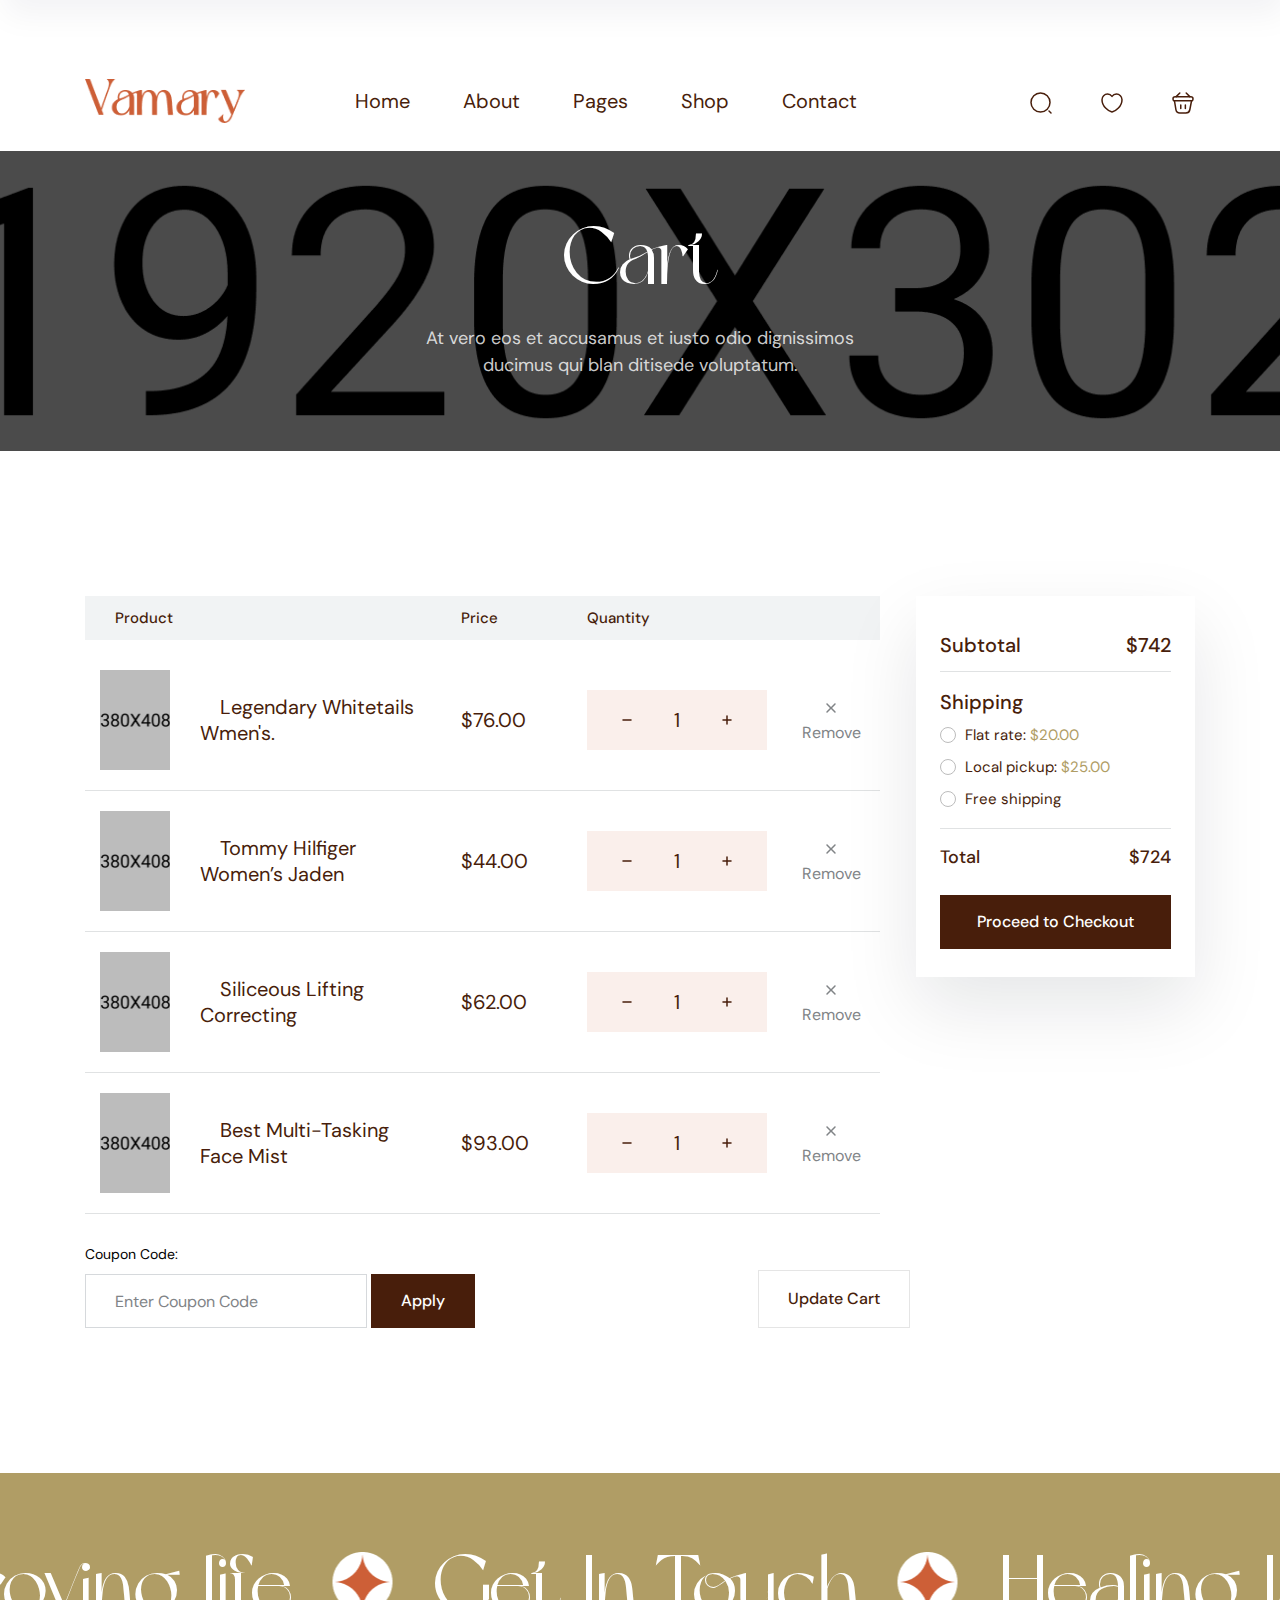
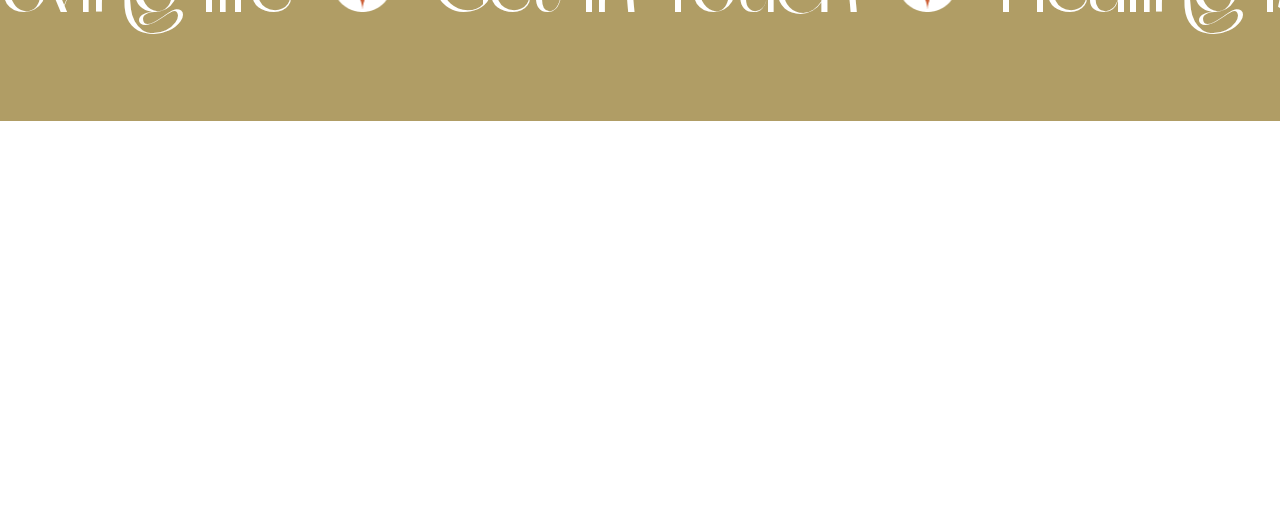
<file: cart.html>
<!doctype html>
<html class="no-js" lang="zxx">
   <head>
      <meta charset="utf-8">
      <meta http-equiv="x-ua-compatible" content="ie=edge">
      <title>Vamary - Plastic Surgery HTML5 Template</title>
      <meta name="description" content="">
      <meta name="viewport" content="width=device-width, initial-scale=1">

      <!-- Place favicon.ico in the root directory -->
      <link rel="shortcut icon" type="image/x-icon" href="assets/img/logo/favicon.png">

      <!-- CSS here -->
      <link rel="stylesheet" href="assets/css/bootstrap.css">
      <link rel="stylesheet" href="assets/css/animate.css">
      <link rel="stylesheet" href="assets/css/swiper-bundle.css">
      <link rel="stylesheet" href="assets/css/slick.css">
      <link rel="stylesheet" href="assets/css/nouislider.css">
      <link rel="stylesheet" href="assets/css/magnific-popup.css">
      <link rel="stylesheet" href="assets/css/splide.css">
      <link rel="stylesheet" href="assets/css/font-awesome-pro.css">
      <link rel="stylesheet" href="assets/css/hover-reveal.css">
      <link rel="stylesheet" href="assets/css/odometer.css">
      <link rel="stylesheet" href="assets/css/spacing.css">
      <link rel="stylesheet" href="assets/css/main.css">
   </head>
   <body>
      <!--[if lte IE 9]>
      <p class="browserupgrade">You are using an <strong>outdated</strong> browser. Please <a href="https://browsehappy.com/">upgrade your browser</a> to improve your experience and security.</p>
      <![endif]-->


      <!-- pre loader area start -->
      <div id="loading">
         <div id="loading-center">
            <div id="loading-center-absolute">
               <div class="object" id="object_one"></div>
               <div class="object" id="object_two" style="left:20px;"></div>
               <div class="object" id="object_three" style="left:40px;"></div>
               <div class="object" id="object_four" style="left:60px;"></div>
               <div class="object" id="object_five" style="left:80px;"></div>
            </div>
         </div>
      </div>
      <!-- pre loader area end -->

      <!-- back to top start -->
      <div class="back-to-top-wrapper">
         <button id="back_to_top" type="button" class="back-to-top-btn">
            <svg width="12" height="7" viewBox="0 0 12 7" fill="none" xmlns="http://www.w3.org/2000/svg">
               <path d="M11 6L6 1L1 6" stroke="currentColor" stroke-width="1.5" stroke-linecap="round" stroke-linejoin="round"/>
            </svg>               
         </button>
      </div>
      <!-- back to top end -->

      <!-- header area start -->
      <header>
         <div class="header__area header-6">
            <div class="header__top theme-bg">
               <div class="container">
                  <div class="row">
                     <div class="col-lg-12">
                        <div class="header__top-content text-center">
                           <span>Free Delivery on orders over $200. Don’t miss discount.</span>
                        </div>
                     </div>
                  </div>
               </div>
            </div>
            <div class="header__bottoms" id="header-sticky">
               <div class="container">
                  <div class="row align-items-center">
                     <div class="col-xxl-3 col-xl-2 col-lg-6 col-md-6 col-6">
                        <div class="logo">
                           <a href="index.html">
                              <img src="assets/img/logo/logo-2.png" alt="logo">
                           </a>
                        </div>
                     </div>
                     <div class="col-xxl-6 col-xl-7 d-none d-xl-block">
                        <div class="main-menu menu-position">
                           <nav id="mobile-menu" class="tp-main-menu-content">
                              <ul>
                                 <li class="has-dropdown">
                                    <a href="index.html">Home</a>
                                    <div class="tp-submenu has-homemenu">
                                       <div class="row gx-6 row-cols-1 row-cols-sm-2 row-cols-xl-4">
                                          <div class="col homemenu active">
                                             <div class="homemenu-thumb">
                                                <img src="assets/img/menu/home-1.jpg" alt="">
                                             </div>
                                             <div class="homemenu-btn">
                                                <a class="menu-btn" href="index.html">View Demo</a>
                                             </div>
                                          </div>
                                          <div class="col homemenu">
                                             <div class="homemenu-thumb">
                                                <img src="assets/img/menu/home-2.jpg" alt="">
                                             </div>
                                             <div class="homemenu-btn">
                                                <a class="menu-btn" href="index-2.html">View Demo</a>
                                             </div>
                                          </div>
                                          <div class="col homemenu">
                                             <div class="homemenu-thumb">
                                                <img src="assets/img/menu/home-3.jpg" alt="">
                                             </div>
                                             <div class="homemenu-btn">
                                                <a class="menu-btn" href="index-3.html">View Demo</a>
                                             </div>
                                          </div>
                                          <div class="col homemenu">
                                             <div class="homemenu-thumb">
                                                <img src="assets/img/menu/home-4.jpg" alt="">
                                             </div>
                                             <div class="homemenu-btn">
                                                <a class="menu-btn" href="index-4.html">View Demo</a>
                                             </div>
                                          </div>
                                          <div class="col homemenu">
                                             <div class="homemenu-thumb">
                                                <img src="assets/img/menu/home-5.jpg" alt="">
                                             </div>
                                             <div class="homemenu-btn">
                                                <a class="menu-btn" href="index-5.html">View Demo</a>
                                             </div>
                                          </div>
                                          <div class="col homemenu">
                                             <div class="homemenu-thumb">
                                                <img src="assets/img/menu/home-6.jpg" alt="">
                                             </div>
                                             <div class="homemenu-btn">
                                                <a class="menu-btn" href="index-6.html">View Demo</a>
                                             </div>
                                          </div>
                                          <div class="col homemenu">
                                             <div class="homemenu-thumb">
                                                <img src="assets/img/menu/home-7.jpg" alt="">
                                             </div>
                                             <div class="homemenu-btn">
                                                <a class="menu-btn" href="index-7.html">View Demo</a>
                                             </div>
                                          </div>
                                          <div class="col homemenu">
                                             <div class="homemenu-thumb comming-demo">
                                                <img src="assets/img/menu/home-7.jpg" alt="">
                                             </div>
                                             <div class="homemenu-btn comming-btn">
                                                <a class="menu-btn" href="comming-soon.html">Up Comming</a>
                                             </div>
                                          </div>
                                       </div>
                                    </div>
                                 </li>
                                 <li>
                                    <a href="about.html">About</a>
                                 </li>
                                 <li class="has-dropdown">
                                    <a href="#">Pages</a>
                                    <ul class="tp-submenu">
                                       <li><a href="case.html">Case</a></li>
                                       <li><a href="case-details.html">Case Details</a></li>
                                       <li><a href="services.html">Services</a></li>
                                       <li><a href="service-details.html">Services Details</a></li>
                                       <li><a href="team.html">Team</a></li>
                                       <li><a href="team-details.html">Team Details</a></li>
                                       <li><a href="pricing.html">Pricing</a></li>
                                       <li><a href="faq.html">FAQ</a></li>
                                       <li><a href="appointment.html">Appointment</a></li>
                                       <li><a href="blog.html">Blog</a></li>
                                       <li><a href="blog-grid.html">Blog Grid</a></li>
                                       <li><a href="blog-details.html">Blog Details</a></li>
                                    </ul>
                                 </li>
                                 <li class="has-dropdown">
                                    <a href="shop.html">Shop</a>
                                    <ul class="tp-submenu">
                                       <li><a href="shop.html">Shop</a></li>
                                       <li><a href="shop-details.html">Shop Details</a></li>
                                       <li><a href="cart.html">Cart</a></li>
                                       <li><a href="checkout.html">Checkout</a></li>
                                       <li><a href="wishlist.html">Wishlist</a></li>
                                       <li><a href="order.html">Order</a></li>
                                       <li><a href="login.html">Log In</a></li>
                                       <li><a href="register.html">Register</a></li>
                                       <li><a href="forgot.html">Reset Password</a></li>
                                    </ul>
                                 </li>
                                 <li>
                                    <a href="contact.html">Contact</a>
                                 </li>
                              </ul>
                           </nav>
                        </div>
                     </div>
                     <div class="col-xxl-3 col-xl-3 col-lg-6 col-md-6 col-6">
                        <div class="header__bottom-right d-flex justify-content-end align-items-center">
                           <div class="d-none d-sm-block">
                              <div class="header__right header-3__right header__opacity d-flex justify-content-end align-items-center">
                                 <button class="tp-search-toggle">
                                    <span>
                                       <svg width="24" height="24" viewBox="0 0 24 24" fill="none" xmlns="http://www.w3.org/2000/svg">
                                          <path d="M11.5 21C16.7467 21 21 16.7467 21 11.5C21 6.25329 16.7467 2 11.5 2C6.25329 2 2 6.25329 2 11.5C2 16.7467 6.25329 21 11.5 21Z" stroke="currentColor" stroke-width="1.5" stroke-linecap="round" stroke-linejoin="round"/>
                                          <path d="M22 22L20 20" stroke="currentColor" stroke-width="1.5" stroke-linecap="round" stroke-linejoin="round"/>
                                       </svg>
                                    </span>
                                 </button>
                                 <a href="wishlist.html">
                                    <span>
                                       <svg width="22" height="20" viewBox="0 0 22 20" fill="none" xmlns="http://www.w3.org/2000/svg">
                                          <path d="M11.62 18.8096C11.28 18.9296 10.72 18.9296 10.38 18.8096C7.48 17.8196 1 13.6896 1 6.68961C1 3.59961 3.49 1.09961 6.56 1.09961C8.38 1.09961 9.99 1.97961 11 3.33961C12.01 1.97961 13.63 1.09961 15.44 1.09961C18.51 1.09961 21 3.59961 21 6.68961C21 13.6896 14.52 17.8196 11.62 18.8096Z" stroke="currentColor" stroke-width="1.5" stroke-linecap="round" stroke-linejoin="round"/>
                                       </svg>
                                    </span>
                                 </a>
                                 <div class="cart-list-wrap">
                                    <a href="cart.html" class="cart-list-wrapper">
                                       <span>
                                          <svg width="24" height="24" viewBox="0 0 24 24" fill="none" xmlns="http://www.w3.org/2000/svg">
                                             <path d="M8.81141 2L5.19141 5.63" stroke="currentColor" stroke-width="1.5" stroke-miterlimit="10" stroke-linecap="round" stroke-linejoin="round"/>
                                             <path d="M15.1914 2L18.8114 5.63" stroke="currentColor" stroke-width="1.5" stroke-miterlimit="10" stroke-linecap="round" stroke-linejoin="round"/>
                                             <path d="M2 7.84961C2 5.99961 2.99 5.84961 4.22 5.84961H19.78C21.01 5.84961 22 5.99961 22 7.84961C22 9.99961 21.01 9.84961 19.78 9.84961H4.22C2.99 9.84961 2 9.99961 2 7.84961Z" stroke="currentColor" stroke-width="1.5"/>
                                             <path d="M9.76172 14V17.55" stroke="currentColor" stroke-width="1.5" stroke-linecap="round"/>
                                             <path d="M14.3594 14V17.55" stroke="currentColor" stroke-width="1.5" stroke-linecap="round"/>
                                             <path d="M3.5 10L4.91 18.64C5.23 20.58 6 22 8.86 22H14.89C18 22 18.46 20.64 18.82 18.76L20.5 10" stroke="currentColor" stroke-width="1.5" stroke-linecap="round"/>
                                          </svg>                                       
                                       </span>
                                    </a>
                                    <div class="mini-cart-box">
                                       <div class="mini-cart cart-list">
                                          <div class="mini-cart-item">
                                             <div class="mini-cart-thumb">
                                                <a href="shop-details.html"><img src="assets/img/product/product-7/product-9.jpg" alt=""></a>
                                             </div>
                                             <div class="mini-cart-content">
                                                <h5 class="mini-cart-title"><a href="shop-details.html">Cocooil - Body Oil</a></h5>
                                                <div class="mini-cart-price">
                                                   <span class="mini-cart-quantity">1 × 
                                                      <span class="mini-cart-amount">$26.00</span>
                                                   </span>
                                                </div>
                                             </div>
                                             <div class="mini-cart-remove">
                                                <a class="removeremove_from_cart_button" href="#">×</a>
                                             </div>
                                          </div>
                                          <div class="mini-cart-item">
                                             <div class="mini-cart-thumb">
                                                <a href="shop-details.html"><img src="assets/img/product/product-7/product-8.jpg" alt=""></a>
                                             </div>
                                             <div class="mini-cart-content">
                                                <h5 class="mini-cart-title"><a href="shop-details.html">Laneige Fresh Calming</a></h5>
                                                <div class="mini-cart-price">
                                                   <span class="mini-cart-quantity">3 × 
                                                      <span class="mini-cart-amount">$380.00</span>
                                                   </span>
                                                </div>
                                             </div>
                                             <div class="mini-cart-remove">
                                                <a class="removeremove_from_cart_button" href="#">×</a>
                                             </div>
                                          </div>
                                          <div class="mini-cart-item">
                                             <div class="mini-cart-thumb">
                                                <a href="shop-details.html"><img src="assets/img/product/product-7/product-7.jpg" alt=""></a>
                                             </div>
                                             <div class="mini-cart-content">
                                                <h5 class="mini-cart-title"><a href="shop-details.html">Black Rose Mask</a></h5>
                                                <div class="mini-cart-price">
                                                   <span class="mini-cart-quantity">2 × 
                                                      <span class="mini-cart-amount">$240.00</span>
                                                   </span>
                                                </div>
                                             </div>
                                             <div class="mini-cart-remove">
                                                <a class="removeremove_from_cart_button" href="#">×</a>
                                             </div>
                                          </div>
                                       </div>
                                       <div class="mini-cart-total">
                                          <strong>Subtotal:</strong>
                                          <span class="mini-cart-price-amount">$956.00</span>
                                       </div>
                                       <div class="mini-cart-buttons">
                                          <a class="tp-btn cart-btn" href="cart.html">View cart</a>
                                          <a class="tp-btn" href="checkout.html">Checkout</a>
                                       </div>
                                    </div>
                                 </div>
                              </div>
                           </div>
                           <div class="offcanvas-btn header__offcanvas-btn d-xl-none ml-20">
                              <button class="offcanvas-open-btn"><i class="fa-solid fa-bars"></i></button>
                           </div>
                        </div>
                     </div>
                  </div>
               </div>
            </div>
         </div>
      </header>
      <!-- header area end -->

      <!-- offcanvas area start -->
      <div class="offcanvas__area">
         <div class="offcanvas__wrapper">
            <div class="offcanvas__close">
               <button class="offcanvas__close-btn offcanvas-close-btn">
                  <svg width="12" height="12" viewBox="0 0 12 12" fill="none" xmlns="http://www.w3.org/2000/svg">
                     <path d="M11 1L1 11" stroke="currentColor" stroke-width="1.5" stroke-linecap="round"
                        stroke-linejoin="round" />
                     <path d="M1 1L11 11" stroke="currentColor" stroke-width="1.5" stroke-linecap="round"
                        stroke-linejoin="round" />
                  </svg>
               </button>
            </div>
            <div class="offcanvas__content">
               <div class="offcanvas__top mb-70 d-flex justify-content-between align-items-center">
                  <div class="offcanvas__logo logo">
                     <a href="index.html">
                        <img src="assets/img/logo/logo.png" alt="logo">
                     </a>
                  </div>
               </div>
               <div class="tp-main-menu-mobile"></div>
               <div class="offcanvas__btn">
                  <a href="contact.html" class="tp-btn-offcanvas">Getting Started <i
                        class="fa-regular fa-chevron-right"></i></a>
               </div>
               <div class="side-info-contact">
                  <span>we are here</span>
                  <p>1489 Langley Ave <br> Grand Forks Afb, North.</p>
               </div>
               <div class="side-info-social">
                  <a href="#"><i class="fa-brands fa-facebook-f"></i></a>
                  <a href="#"><i class="fa-brands fa-twitter"></i></a>
                  <a href="#"><i class="fa-brands fa-pinterest-p"></i></a>
                  <a href="#"><i class="fa-solid fa-paper-plane"></i></a>
               </div>
            </div>
         </div>
      </div>
      <div class="body-overlay"></div>
      <!-- offcanvas area end -->

      <!-- header-search -->
      <div class="tpsearchbar tp-sidebar-area">
         <button class="tpsearchbar__close"><i class="fal fa-times"></i></button>
         <div class="search-wrap text-center">
            <div class="container">
               <div class="row justify-content-center">
                  <div class="col-lg-8 col-md-12 col-12 pt-100 pb-100">
                     <h2 class="tpsearchbar__title">What Are You Looking For?</h2>
                     <div class="tpsearchbar__form">
                        <form action="#">
                           <input type="text" name="search" placeholder="Search Product...">
                           <button class="tpsearchbar__search-btn"><i class="fal fa-search"></i></button>
                        </form>
                     </div>
                  </div>
               </div>
            </div>
         </div>
      </div>
      <div class="search-body-overlay"></div>
      <!-- header-search-end -->


      <main>

         <!-- breadcrumb-area-start -->
         <section class="breadcrumb-area tpbreadcrumb-overlay" data-background="assets/img/breadcrumb/breadcrumb-bg-1.jpg">
            <div class="container">
               <div class="row align-items-center">
                  <div class="col-12">
                     <div class="tpbreadcrumb text-center">
                        <h2 class="tpbreadcrumb-title">Cart</h2>
                        <p>At vero eos et accusamus et iusto odio dignissimos <br> ducimus qui blan ditisede voluptatum.</p>
                     </div>
                  </div>
               </div>
            </div>
         </section>
         <!-- breadcrumb-area-end -->

         <!-- cart area start -->
         <section class="tp-cart-area pt-145 pb-145">
            <div class="container">
               <div class="row">
                  <div class="col-xl-9 col-lg-8">
                     <div class="tp-cart-list mb-25 mr-30">
                        <table class="table">
                           <thead>
                             <tr>
                               <th colspan="2" class="tp-cart-header-product">Product</th>
                               <th class="tp-cart-header-price">Price</th>
                               <th class="tp-cart-header-quantity">Quantity</th>
                               <th></th>
                             </tr>
                           </thead>
                           <tbody>
                              <tr>
                                 <!-- img -->
                                 <td class="tp-cart-img"><a href="shop-details.html"> <img src="assets/img/product/product-1.jpg" alt=""></a></td>
                                 <!-- title -->
                                 <td class="tp-cart-title"><a href="shop-details.html">Legendary Whitetails Wmen's.</a></td>
                                 <!-- price -->
                                 <td class="tp-cart-price"><span>$76.00</span></td>
                                 <!-- quantity -->
                                 <td class="tp-cart-quantity">
                                    <div class="tp-product-quantity">
                                       <span class="tp-cart-minus">
                                          <svg width="10" height="2" viewBox="0 0 10 2" fill="none" xmlns="http://www.w3.org/2000/svg">
                                             <path d="M1 1H9" stroke="currentColor" stroke-width="1.5" stroke-linecap="round" stroke-linejoin="round"/>
                                          </svg>                                                             
                                       </span>
                                       <input class="tp-cart-input" type="text" value="1">
                                       <span class="tp-cart-plus">
                                          <svg width="10" height="10" viewBox="0 0 10 10" fill="none" xmlns="http://www.w3.org/2000/svg">
                                             <path d="M5 1V9" stroke="currentColor" stroke-width="1.5" stroke-linecap="round" stroke-linejoin="round"/>
                                             <path d="M1 5H9" stroke="currentColor" stroke-width="1.5" stroke-linecap="round" stroke-linejoin="round"/>
                                          </svg>
                                       </span>
                                    </div>
                                 </td>
                                 <!-- action -->
                                 <td class="tp-cart-action">
                                    <button class="tp-cart-action-btn">
                                       <svg width="10" height="10" viewBox="0 0 10 10" fill="none" xmlns="http://www.w3.org/2000/svg">
                                          <path fill-rule="evenodd" clip-rule="evenodd" d="M9.53033 1.53033C9.82322 1.23744 9.82322 0.762563 9.53033 0.46967C9.23744 0.176777 8.76256 0.176777 8.46967 0.46967L5 3.93934L1.53033 0.46967C1.23744 0.176777 0.762563 0.176777 0.46967 0.46967C0.176777 0.762563 0.176777 1.23744 0.46967 1.53033L3.93934 5L0.46967 8.46967C0.176777 8.76256 0.176777 9.23744 0.46967 9.53033C0.762563 9.82322 1.23744 9.82322 1.53033 9.53033L5 6.06066L8.46967 9.53033C8.76256 9.82322 9.23744 9.82322 9.53033 9.53033C9.82322 9.23744 9.82322 8.76256 9.53033 8.46967L6.06066 5L9.53033 1.53033Z" fill="currentColor"/>
                                       </svg>
                                       <span>Remove</span>
                                    </button>
                                 </td>
                              </tr>
                              <tr>
                                 <!-- img -->
                                 <td class="tp-cart-img"><a href="shop-details.html"> <img src="assets/img/product/product-2.jpg" alt=""></a></td>
                                 <!-- title -->
                                 <td class="tp-cart-title"><a href="shop-details.html">Tommy Hilfiger Women’s Jaden</a></td>
                                 <!-- price -->
                                 <td class="tp-cart-price"><span>$44.00</span></td>
                                 <!-- quantity -->
                                 <td class="tp-cart-quantity">
                                    <div class="tp-product-quantity">
                                       <span class="tp-cart-minus">
                                          <svg width="10" height="2" viewBox="0 0 10 2" fill="none" xmlns="http://www.w3.org/2000/svg">
                                             <path d="M1 1H9" stroke="currentColor" stroke-width="1.5" stroke-linecap="round" stroke-linejoin="round"/>
                                          </svg>                                                             
                                       </span>
                                       <input class="tp-cart-input" type="text" value="1">
                                       <span class="tp-cart-plus">
                                          <svg width="10" height="10" viewBox="0 0 10 10" fill="none" xmlns="http://www.w3.org/2000/svg">
                                             <path d="M5 1V9" stroke="currentColor" stroke-width="1.5" stroke-linecap="round" stroke-linejoin="round"/>
                                             <path d="M1 5H9" stroke="currentColor" stroke-width="1.5" stroke-linecap="round" stroke-linejoin="round"/>
                                          </svg>
                                       </span>
                                    </div>
                                 </td>
                                 <!-- action -->
                                 <td class="tp-cart-action">
                                    <button class="tp-cart-action-btn">
                                       <svg width="10" height="10" viewBox="0 0 10 10" fill="none" xmlns="http://www.w3.org/2000/svg">
                                          <path fill-rule="evenodd" clip-rule="evenodd" d="M9.53033 1.53033C9.82322 1.23744 9.82322 0.762563 9.53033 0.46967C9.23744 0.176777 8.76256 0.176777 8.46967 0.46967L5 3.93934L1.53033 0.46967C1.23744 0.176777 0.762563 0.176777 0.46967 0.46967C0.176777 0.762563 0.176777 1.23744 0.46967 1.53033L3.93934 5L0.46967 8.46967C0.176777 8.76256 0.176777 9.23744 0.46967 9.53033C0.762563 9.82322 1.23744 9.82322 1.53033 9.53033L5 6.06066L8.46967 9.53033C8.76256 9.82322 9.23744 9.82322 9.53033 9.53033C9.82322 9.23744 9.82322 8.76256 9.53033 8.46967L6.06066 5L9.53033 1.53033Z" fill="currentColor"/>
                                       </svg>
                                       <span>Remove</span>
                                    </button>
                                 </td>
                              </tr>
                              <tr>
                                 <!-- img -->
                                 <td class="tp-cart-img"><a href="shop-details.html"> <img src="assets/img/product/product-3.jpg" alt=""></a></td>
                                 <!-- title -->
                                 <td class="tp-cart-title"><a href="shop-details.html">Siliceous Lifting Correcting</a></td>
                                 <!-- price -->
                                 <td class="tp-cart-price"><span>$62.00</span></td>
                                 <!-- quantity -->
                                 <td class="tp-cart-quantity">
                                    <div class="tp-product-quantity">
                                       <span class="tp-cart-minus">
                                          <svg width="10" height="2" viewBox="0 0 10 2" fill="none" xmlns="http://www.w3.org/2000/svg">
                                             <path d="M1 1H9" stroke="currentColor" stroke-width="1.5" stroke-linecap="round" stroke-linejoin="round"/>
                                          </svg>                                                             
                                       </span>
                                       <input class="tp-cart-input" type="text" value="1">
                                       <span class="tp-cart-plus">
                                          <svg width="10" height="10" viewBox="0 0 10 10" fill="none" xmlns="http://www.w3.org/2000/svg">
                                             <path d="M5 1V9" stroke="currentColor" stroke-width="1.5" stroke-linecap="round" stroke-linejoin="round"/>
                                             <path d="M1 5H9" stroke="currentColor" stroke-width="1.5" stroke-linecap="round" stroke-linejoin="round"/>
                                          </svg>
                                       </span>
                                    </div>
                                 </td>
                                 <!-- action -->
                                 <td class="tp-cart-action">
                                    <button class="tp-cart-action-btn">
                                       <svg width="10" height="10" viewBox="0 0 10 10" fill="none" xmlns="http://www.w3.org/2000/svg">
                                          <path fill-rule="evenodd" clip-rule="evenodd" d="M9.53033 1.53033C9.82322 1.23744 9.82322 0.762563 9.53033 0.46967C9.23744 0.176777 8.76256 0.176777 8.46967 0.46967L5 3.93934L1.53033 0.46967C1.23744 0.176777 0.762563 0.176777 0.46967 0.46967C0.176777 0.762563 0.176777 1.23744 0.46967 1.53033L3.93934 5L0.46967 8.46967C0.176777 8.76256 0.176777 9.23744 0.46967 9.53033C0.762563 9.82322 1.23744 9.82322 1.53033 9.53033L5 6.06066L8.46967 9.53033C8.76256 9.82322 9.23744 9.82322 9.53033 9.53033C9.82322 9.23744 9.82322 8.76256 9.53033 8.46967L6.06066 5L9.53033 1.53033Z" fill="currentColor"/>
                                       </svg>
                                       <span>Remove</span>
                                    </button>
                                 </td>
                              </tr>
                              <tr>
                                 <!-- img -->
                                 <td class="tp-cart-img"><a href="shop-details.html"> <img src="assets/img/product/product-4.jpg" alt=""></a></td>
                                 <!-- title -->
                                 <td class="tp-cart-title"><a href="shop-details.html">Best Multi-Tasking Face Mist</a></td>
                                 <!-- price -->
                                 <td class="tp-cart-price"><span>$93.00</span></td>
                                 <!-- quantity -->
                                 <td class="tp-cart-quantity">
                                    <div class="tp-product-quantity">
                                       <span class="tp-cart-minus">
                                          <svg width="10" height="2" viewBox="0 0 10 2" fill="none" xmlns="http://www.w3.org/2000/svg">
                                             <path d="M1 1H9" stroke="currentColor" stroke-width="1.5" stroke-linecap="round" stroke-linejoin="round"/>
                                          </svg>                                                             
                                       </span>
                                       <input class="tp-cart-input" type="text" value="1">
                                       <span class="tp-cart-plus">
                                          <svg width="10" height="10" viewBox="0 0 10 10" fill="none" xmlns="http://www.w3.org/2000/svg">
                                             <path d="M5 1V9" stroke="currentColor" stroke-width="1.5" stroke-linecap="round" stroke-linejoin="round"/>
                                             <path d="M1 5H9" stroke="currentColor" stroke-width="1.5" stroke-linecap="round" stroke-linejoin="round"/>
                                          </svg>
                                       </span>
                                    </div>
                                 </td>
                                 <!-- action -->
                                 <td class="tp-cart-action">
                                    <button class="tp-cart-action-btn">
                                       <svg width="10" height="10" viewBox="0 0 10 10" fill="none" xmlns="http://www.w3.org/2000/svg">
                                          <path fill-rule="evenodd" clip-rule="evenodd" d="M9.53033 1.53033C9.82322 1.23744 9.82322 0.762563 9.53033 0.46967C9.23744 0.176777 8.76256 0.176777 8.46967 0.46967L5 3.93934L1.53033 0.46967C1.23744 0.176777 0.762563 0.176777 0.46967 0.46967C0.176777 0.762563 0.176777 1.23744 0.46967 1.53033L3.93934 5L0.46967 8.46967C0.176777 8.76256 0.176777 9.23744 0.46967 9.53033C0.762563 9.82322 1.23744 9.82322 1.53033 9.53033L5 6.06066L8.46967 9.53033C8.76256 9.82322 9.23744 9.82322 9.53033 9.53033C9.82322 9.23744 9.82322 8.76256 9.53033 8.46967L6.06066 5L9.53033 1.53033Z" fill="currentColor"/>
                                       </svg>
                                       <span>Remove</span>
                                    </button>
                                 </td>
                              </tr>
                           </tbody>
                        </table>
                     </div>
                     <div class="tp-cart-bottom">
                        <div class="row align-items-end">
                           <div class="col-xl-6 col-md-8">
                              <div class="tp-cart-coupon">
                                 <form action="#">
                                    <div class="tp-cart-coupon-input-box">
                                       <label>Coupon Code:</label>
                                       <div class="tp-cart-coupon-input d-flex align-items-center">
                                          <input type="text" placeholder="Enter Coupon Code">
                                          <button type="submit">Apply</button>
                                       </div>
                                    </div>
                                 </form>
                              </div>
                           </div>
                           <div class="col-xl-6 col-md-4">
                              <div class="tp-cart-update text-md-end">
                                 <button type="button" class="tp-cart-update-btn">Update Cart</button>
                              </div>
                           </div>
                        </div>
                     </div>
                  </div>
                  <div class="col-xl-3 col-lg-4 col-md-6">
                     <div class="tp-cart-checkout-wrapper">
                        <div class="tp-cart-checkout-top d-flex align-items-center justify-content-between">
                           <span class="tp-cart-checkout-top-title">Subtotal</span>
                           <span class="tp-cart-checkout-top-price">$742</span>
                        </div>
                        <div class="tp-cart-checkout-shipping">
                           <h4 class="tp-cart-checkout-shipping-title">Shipping</h4>

                           <div class="tp-cart-checkout-shipping-option-wrapper">
                              <div class="tp-cart-checkout-shipping-option">
                                 <input id="flat_rate" type="radio" name="shipping">
                                 <label for="flat_rate">Flat rate: <span>$20.00</span></label>
                              </div>
                              <div class="tp-cart-checkout-shipping-option">
                                 <input id="local_pickup" type="radio" name="shipping">
                                 <label for="local_pickup">Local pickup: <span> $25.00</span></label>
                              </div>
                              <div class="tp-cart-checkout-shipping-option">
                                 <input id="free_shipping" type="radio" name="shipping">
                                 <label for="free_shipping">Free shipping</label>
                              </div>
                           </div>
                        </div>
                        <div class="tp-cart-checkout-total d-flex align-items-center justify-content-between">
                           <span>Total</span>
                           <span>$724</span>
                        </div>
                        <div class="tp-cart-checkout-proceed">
                           <a href="#" class="tp-cart-checkout-btn w-100">Proceed to Checkout</a>
                        </div>
                     </div>
                  </div>
               </div>
            </div>
         </section>
         <!-- cart area end -->

         <!-- brand-slider-area-start -->
         <section class="brand-slider-area">
            <div class="brand-slider-wrap brand-slider-4">
               <div class="brand-slide-active splide">
                  <div class="splide__track">
                     <div class="splide__list">
                        <div class="splide__slide">
                           <div class="brand-slider-item">
                              <h4 class="brand-slider-title"> <i><img src="assets/img/shape/brand-slider-icon-1.png" alt=""></i> <a href="#">Get In Touch</a> </h4>
                           </div>
                        </div>
                        <div class="splide__slide">
                           <div class="brand-slider-item">
                              <h4 class="brand-slider-title"><i> <img src="assets/img/shape/brand-slider-icon-1.png" alt=""></i> <a href="#">Healing Is Better</a></h4>
                           </div>
                        </div>
                        <div class="splide__slide">
                           <div class="brand-slider-item">
                              <h4 class="brand-slider-title"> <a href="#">Improving life</a></h4>
                           </div>
                        </div>
                     </div>
                  </div>
               </div>
            </div>
         </section>
         <!-- brand-slider-area-end -->

      </main>
      
      <!-- footer-area-start -->
      <footer>
         <div class="footer-area theme-bg">
            <div class="footer-top-4">
               <div class="container">
                  <div class="footer-top-4-border pt-85">
                     <div class="row">
                        <div class="col-lg-3 col-md-6 col-sm-6">
                           <div class="footer-widget footer-4-col-1 mb-80 wow fadeInUp" data-wow-duration="1s" data-wow-delay=".2s">
                              <div class="footer-link">
                                 <ul>
                                    <li><a href="#">Surgery Preparation</a></li>
                                    <li><a href="#">Breast Implants</a></li>
                                    <li><a href="#">Lips Surgery</a></li>
                                    <li><a href="#">Non Surgical</a></li>
                                 </ul>
                              </div>
                           </div>
                        </div>
                        <div class="col-lg-3 col-md-6 col-sm-6">
                           <div class="footer-widget footer-4-col-2 mb-80 wow fadeInUp" data-wow-duration="1s" data-wow-delay=".4s">
                              <div class="footer-link">
                                 <ul>
                                    <li><a href="#">Free Consultation</a></li>
                                    <li><a href="#">Help & Support</a></li>
                                    <li><a href="#">Privacy Policy</a></li>
                                    <li><a href="#">Explore Our Shop</a></li>
                                 </ul>
                              </div>
                           </div>
                        </div>
                        <div class="col-lg-6 col-md-10 col-sm-8">
                           <div class="footer-widget footer-4-col-3 mb-80 wow fadeInUp" data-wow-duration="1s" data-wow-delay=".6s">
                              <div class="footer-appoinment d-flex justify-content-lg-between align-items-center align-items-lg-end">
                                 <h4 class="appoinment">Make An <br> Appointment</h4>
                                 <a href="#"><span>
                                    <svg width="35" height="28" viewBox="0 0 35 28" fill="none" xmlns="http://www.w3.org/2000/svg">
                                       <g clip-path="url(#clip0_326_645)">
                                       <path d="M0 13.9954H35" stroke="currentColor" stroke-width="2" stroke-miterlimit="10"></path>
                                       <path d="M21.4453 0C21.4453 7.73574 27.5079 13.9953 35.0001 13.9953" stroke="currentColor" stroke-width="2" stroke-miterlimit="10"></path>
                                       <path d="M35.0001 13.9954C27.5079 13.9954 21.4453 20.255 21.4453 27.9907" stroke="currentColor" stroke-width="2" stroke-miterlimit="10"></path>
                                       </g>
                                       <defs>
                                       <clipPath id="clip0_326_6453">
                                       <rect width="35" height="28" fill="white"></rect>
                                       </clipPath>
                                       </defs>
                                    </svg>
                                 </span></a>
                              </div>
                           </div>
                        </div>
                     </div>
                  </div>
               </div>
            </div>
            <div class="footer-bottom-4 theme-bg">
               <div class="container">
                  <div class="row">
                     <div class="col-lg-12">
                        <div class="footer-copyright text-center">
                           <span>Copyright © 2023-24 ThemePure | Designed by ThemePure Team</span>
                        </div>
                     </div>
                  </div>
               </div>
            </div>
         </div>
      </footer>
      <!-- footer-area-end -->



      <!-- JS here -->
      <script src="assets/js/vendor/jquery.js"></script>
      <script src="assets/js/vendor/waypoints.js"></script>
      <script src="assets/js/bootstrap-bundle.js"></script>
      <script src="assets/js/meanmenu.js"></script>
      <script src="assets/js/swiper-bundle.js"></script>
      <script src="assets/js/nouislider.js"></script>
      <script src="assets/js/magnific-popup.js"></script>
      <script src="assets/js/parallax.js"></script>
      <script src="assets/js/nice-select.js"></script>
      <script src="assets/js/counterup.js"></script>
      <script src="assets/js/wow.js"></script>
      <script src="assets/js/isotope-pkgd.js"></script>
      <script src="assets/js/imagesloaded-pkgd.js"></script>
      <script src="assets/js/odometer.min.js"></script>
      <script src="assets/js/hover-reveal.js"></script>
      <script src="assets/js/tween-max.js"></script>
      <script src="assets/js/jquery.appear.js"></script>
      <script src="assets/js/splide.js"></script>
      <script src="assets/js/slick.js"></script>
      <script src="assets/js/pignose.calendar.full.min.js"></script>
      <script src="assets/js/ajax-form.js"></script>
      <script src="assets/js/main.js"></script>
   </body>
</html>
</file>
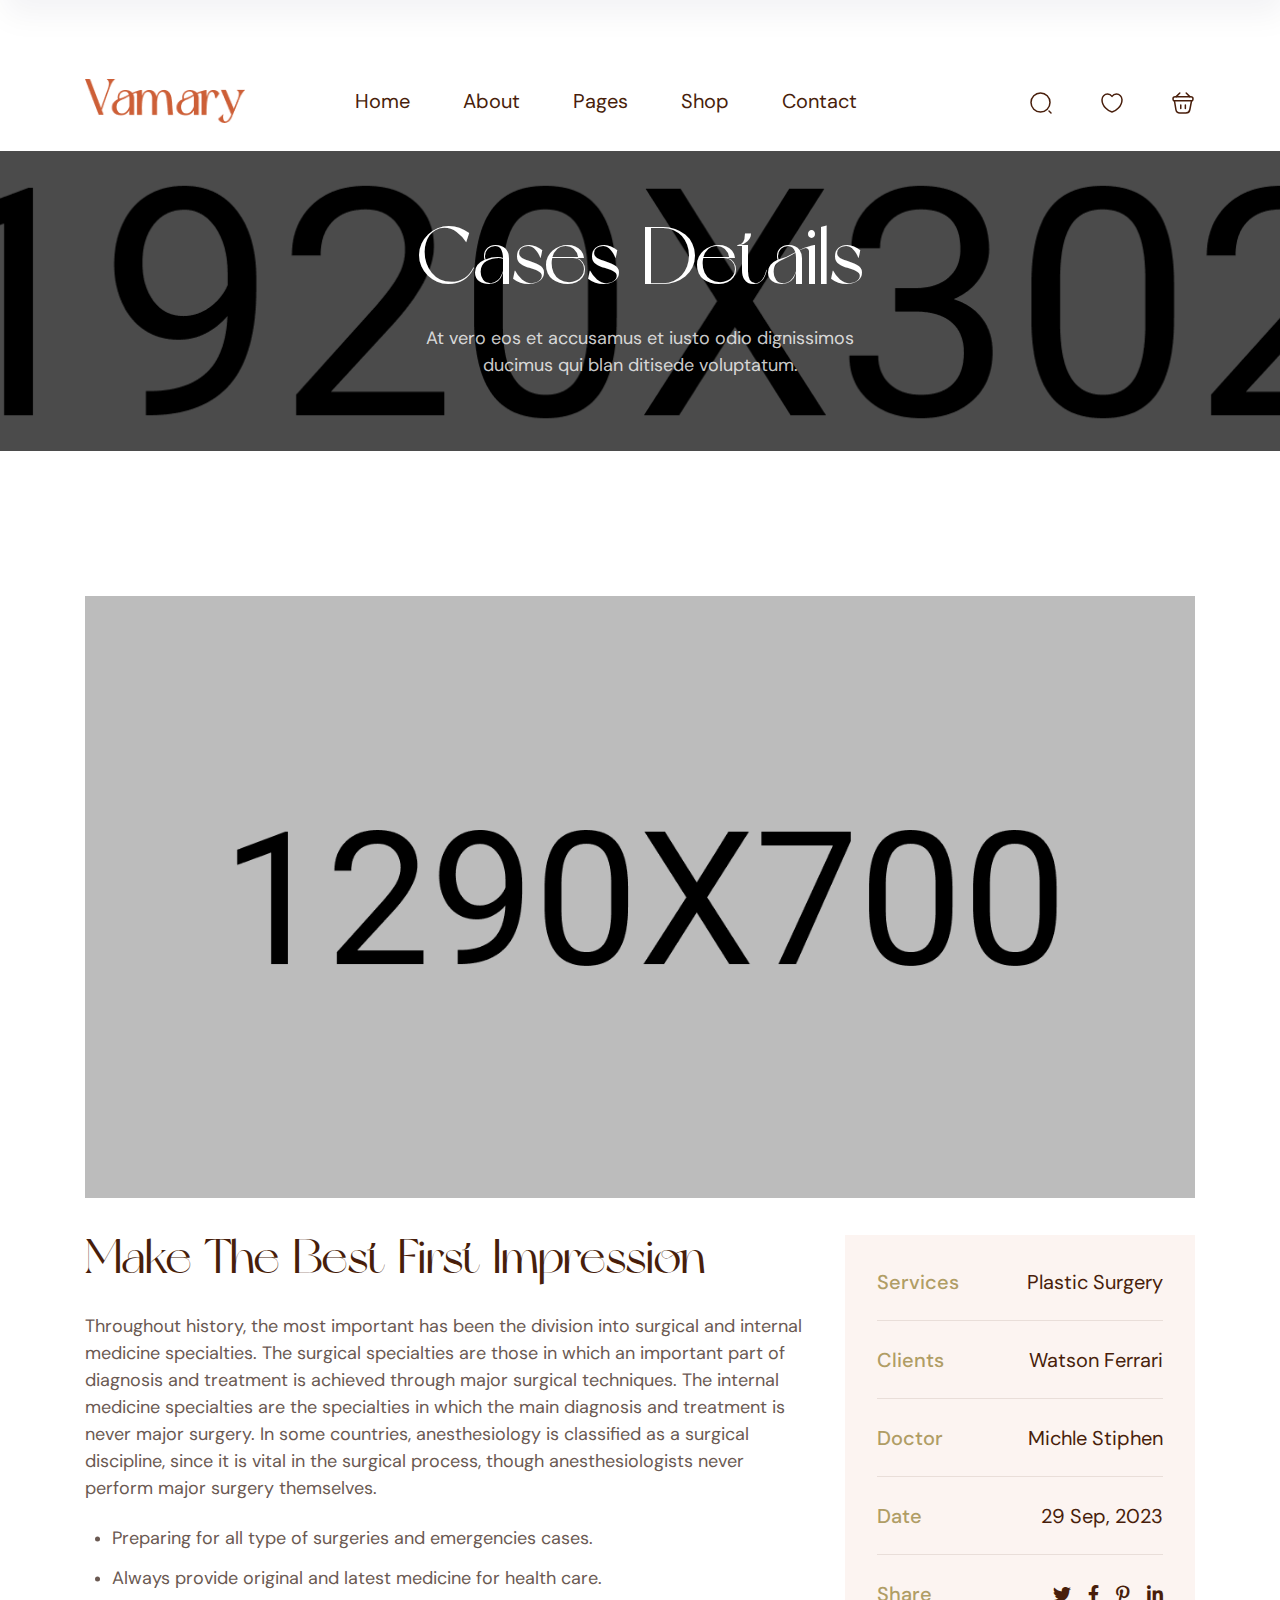
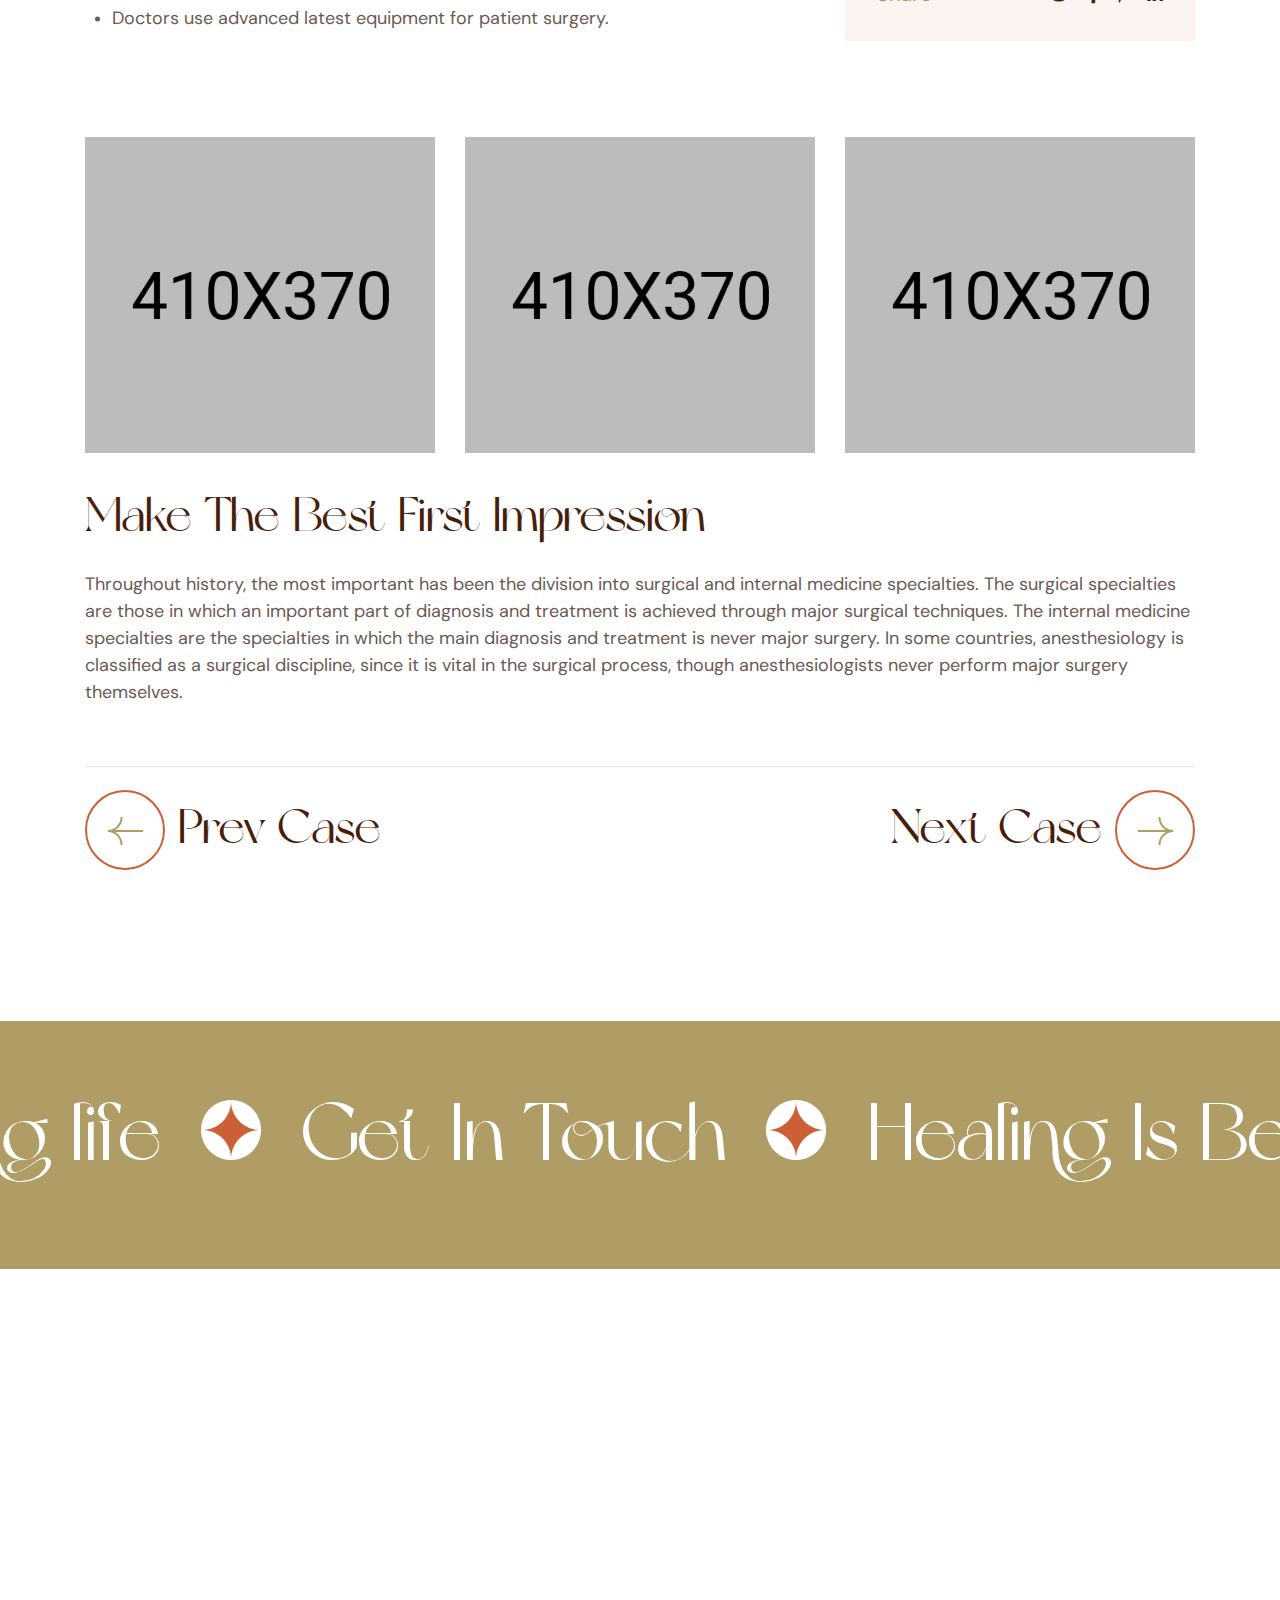
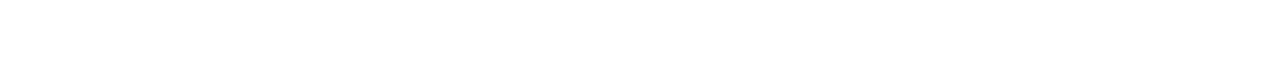
<file: case-details.html>
<!doctype html>
<html class="no-js" lang="zxx">
   <head>
      <meta charset="utf-8">
      <meta http-equiv="x-ua-compatible" content="ie=edge">
      <title>Vamary - Plastic Surgery HTML5 Template</title>
      <meta name="description" content="">
      <meta name="viewport" content="width=device-width, initial-scale=1">

      <!-- Place favicon.ico in the root directory -->
      <link rel="shortcut icon" type="image/x-icon" href="assets/img/logo/favicon.png">

      <!-- CSS here -->
      <link rel="stylesheet" href="assets/css/bootstrap.css">
      <link rel="stylesheet" href="assets/css/animate.css">
      <link rel="stylesheet" href="assets/css/swiper-bundle.css">
      <link rel="stylesheet" href="assets/css/slick.css">
      <link rel="stylesheet" href="assets/css/nouislider.css">
      <link rel="stylesheet" href="assets/css/magnific-popup.css">
      <link rel="stylesheet" href="assets/css/splide.css">
      <link rel="stylesheet" href="assets/css/font-awesome-pro.css">
      <link rel="stylesheet" href="assets/css/hover-reveal.css">
      <link rel="stylesheet" href="assets/css/odometer.css">
      <link rel="stylesheet" href="assets/css/spacing.css">
      <link rel="stylesheet" href="assets/css/main.css">
   </head>
   <body>
      <!--[if lte IE 9]>
      <p class="browserupgrade">You are using an <strong>outdated</strong> browser. Please <a href="https://browsehappy.com/">upgrade your browser</a> to improve your experience and security.</p>
      <![endif]-->


      <!-- pre loader area start -->
      <div id="loading">
         <div id="loading-center">
            <div id="loading-center-absolute">
               <div class="object" id="object_one"></div>
               <div class="object" id="object_two" style="left:20px;"></div>
               <div class="object" id="object_three" style="left:40px;"></div>
               <div class="object" id="object_four" style="left:60px;"></div>
               <div class="object" id="object_five" style="left:80px;"></div>
            </div>
         </div>
      </div>
      <!-- pre loader area end -->

      <!-- back to top start -->
      <div class="back-to-top-wrapper">
         <button id="back_to_top" type="button" class="back-to-top-btn">
            <svg width="12" height="7" viewBox="0 0 12 7" fill="none" xmlns="http://www.w3.org/2000/svg">
               <path d="M11 6L6 1L1 6" stroke="currentColor" stroke-width="1.5" stroke-linecap="round" stroke-linejoin="round"/>
            </svg>               
         </button>
      </div>
      <!-- back to top end -->

      <!-- header area start -->
      <header>
         <div class="header__area header-6">
            <div class="header__top theme-bg">
               <div class="container">
                  <div class="row">
                     <div class="col-lg-12">
                        <div class="header__top-content text-center">
                           <span>Free Delivery on orders over $200. Don’t miss discount.</span>
                        </div>
                     </div>
                  </div>
               </div>
            </div>
            <div class="header__bottom" id="header-sticky">
               <div class="container">
                  <div class="row align-items-center">
                     <div class="col-xxl-3 col-xl-2 col-lg-6 col-md-6 col-6">
                        <div class="logo">
                           <a href="index.html">
                              <img src="assets/img/logo/logo-2.png" alt="logo">
                           </a>
                        </div>
                     </div>
                     <div class="col-xxl-6 col-xl-7 d-none d-xl-block">
                        <div class="main-menu menu-position">
                           <nav id="mobile-menu" class="tp-main-menu-content">
                              <ul>
                                 <li class="has-dropdown">
                                    <a href="index.html">Home</a>
                                    <div class="tp-submenu has-homemenu">
                                       <div class="row gx-6 row-cols-1 row-cols-sm-2 row-cols-xl-4">
                                          <div class="col homemenu active">
                                             <div class="homemenu-thumb">
                                                <img src="assets/img/menu/home-1.jpg" alt="">
                                             </div>
                                             <div class="homemenu-btn">
                                                <a class="menu-btn" href="index.html">View Demo</a>
                                             </div>
                                          </div>
                                          <div class="col homemenu">
                                             <div class="homemenu-thumb">
                                                <img src="assets/img/menu/home-2.jpg" alt="">
                                             </div>
                                             <div class="homemenu-btn">
                                                <a class="menu-btn" href="index-2.html">View Demo</a>
                                             </div>
                                          </div>
                                          <div class="col homemenu">
                                             <div class="homemenu-thumb">
                                                <img src="assets/img/menu/home-3.jpg" alt="">
                                             </div>
                                             <div class="homemenu-btn">
                                                <a class="menu-btn" href="index-3.html">View Demo</a>
                                             </div>
                                          </div>
                                          <div class="col homemenu">
                                             <div class="homemenu-thumb">
                                                <img src="assets/img/menu/home-4.jpg" alt="">
                                             </div>
                                             <div class="homemenu-btn">
                                                <a class="menu-btn" href="index-4.html">View Demo</a>
                                             </div>
                                          </div>
                                          <div class="col homemenu">
                                             <div class="homemenu-thumb">
                                                <img src="assets/img/menu/home-5.jpg" alt="">
                                             </div>
                                             <div class="homemenu-btn">
                                                <a class="menu-btn" href="index-5.html">View Demo</a>
                                             </div>
                                          </div>
                                          <div class="col homemenu">
                                             <div class="homemenu-thumb">
                                                <img src="assets/img/menu/home-6.jpg" alt="">
                                             </div>
                                             <div class="homemenu-btn">
                                                <a class="menu-btn" href="index-6.html">View Demo</a>
                                             </div>
                                          </div>
                                          <div class="col homemenu">
                                             <div class="homemenu-thumb">
                                                <img src="assets/img/menu/home-7.jpg" alt="">
                                             </div>
                                             <div class="homemenu-btn">
                                                <a class="menu-btn" href="index-7.html">View Demo</a>
                                             </div>
                                          </div>
                                          <div class="col homemenu">
                                             <div class="homemenu-thumb comming-demo">
                                                <img src="assets/img/menu/home-7.jpg" alt="">
                                             </div>
                                             <div class="homemenu-btn comming-btn">
                                                <a class="menu-btn" href="comming-soon.html">Up Comming</a>
                                             </div>
                                          </div>
                                       </div>
                                    </div>
                                 </li>
                                 <li>
                                    <a href="about.html">About</a>
                                 </li>
                                 <li class="has-dropdown">
                                    <a href="#">Pages</a>
                                    <ul class="tp-submenu">
                                       <li><a href="case.html">Case</a></li>
                                       <li><a href="case-details.html">Case Details</a></li>
                                       <li><a href="services.html">Services</a></li>
                                       <li><a href="service-details.html">Services Details</a></li>
                                       <li><a href="team.html">Team</a></li>
                                       <li><a href="team-details.html">Team Details</a></li>
                                       <li><a href="pricing.html">Pricing</a></li>
                                       <li><a href="faq.html">FAQ</a></li>
                                       <li><a href="appointment.html">Appointment</a></li>
                                       <li><a href="blog.html">Blog</a></li>
                                       <li><a href="blog-grid.html">Blog Grid</a></li>
                                       <li><a href="blog-details.html">Blog Details</a></li>
                                    </ul>
                                 </li>
                                 <li class="has-dropdown">
                                    <a href="shop.html">Shop</a>
                                    <ul class="tp-submenu">
                                       <li><a href="shop.html">Shop</a></li>
                                       <li><a href="shop-details.html">Shop Details</a></li>
                                       <li><a href="cart.html">Cart</a></li>
                                       <li><a href="checkout.html">Checkout</a></li>
                                       <li><a href="wishlist.html">Wishlist</a></li>
                                       <li><a href="order.html">Order</a></li>
                                       <li><a href="login.html">Log In</a></li>
                                       <li><a href="register.html">Register</a></li>
                                       <li><a href="forgot.html">Reset Password</a></li>
                                    </ul>
                                 </li>
                                 <li>
                                    <a href="contact.html">Contact</a>
                                 </li>
                              </ul>
                           </nav>
                        </div>
                     </div>
                     <div class="col-xxl-3 col-xl-3 col-lg-6 col-md-6 col-6">
                        <div class="header__bottom-right d-flex justify-content-end align-items-center">
                           <div class="d-none d-sm-block">
                              <div class="header__right header-3__right header__opacity d-flex justify-content-end align-items-center">
                                 <button class="tp-search-toggle">
                                    <span>
                                       <svg width="24" height="24" viewBox="0 0 24 24" fill="none" xmlns="http://www.w3.org/2000/svg">
                                          <path d="M11.5 21C16.7467 21 21 16.7467 21 11.5C21 6.25329 16.7467 2 11.5 2C6.25329 2 2 6.25329 2 11.5C2 16.7467 6.25329 21 11.5 21Z" stroke="currentColor" stroke-width="1.5" stroke-linecap="round" stroke-linejoin="round"/>
                                          <path d="M22 22L20 20" stroke="currentColor" stroke-width="1.5" stroke-linecap="round" stroke-linejoin="round"/>
                                       </svg>
                                    </span>
                                 </button>
                                 <a href="wishlist.html">
                                    <span>
                                       <svg width="22" height="20" viewBox="0 0 22 20" fill="none" xmlns="http://www.w3.org/2000/svg">
                                          <path d="M11.62 18.8096C11.28 18.9296 10.72 18.9296 10.38 18.8096C7.48 17.8196 1 13.6896 1 6.68961C1 3.59961 3.49 1.09961 6.56 1.09961C8.38 1.09961 9.99 1.97961 11 3.33961C12.01 1.97961 13.63 1.09961 15.44 1.09961C18.51 1.09961 21 3.59961 21 6.68961C21 13.6896 14.52 17.8196 11.62 18.8096Z" stroke="currentColor" stroke-width="1.5" stroke-linecap="round" stroke-linejoin="round"/>
                                       </svg>
                                    </span>
                                 </a>
                                 <div class="cart-list-wrap">
                                    <a href="cart.html" class="cart-list-wrapper">
                                       <span>
                                          <svg width="24" height="24" viewBox="0 0 24 24" fill="none" xmlns="http://www.w3.org/2000/svg">
                                             <path d="M8.81141 2L5.19141 5.63" stroke="currentColor" stroke-width="1.5" stroke-miterlimit="10" stroke-linecap="round" stroke-linejoin="round"/>
                                             <path d="M15.1914 2L18.8114 5.63" stroke="currentColor" stroke-width="1.5" stroke-miterlimit="10" stroke-linecap="round" stroke-linejoin="round"/>
                                             <path d="M2 7.84961C2 5.99961 2.99 5.84961 4.22 5.84961H19.78C21.01 5.84961 22 5.99961 22 7.84961C22 9.99961 21.01 9.84961 19.78 9.84961H4.22C2.99 9.84961 2 9.99961 2 7.84961Z" stroke="currentColor" stroke-width="1.5"/>
                                             <path d="M9.76172 14V17.55" stroke="currentColor" stroke-width="1.5" stroke-linecap="round"/>
                                             <path d="M14.3594 14V17.55" stroke="currentColor" stroke-width="1.5" stroke-linecap="round"/>
                                             <path d="M3.5 10L4.91 18.64C5.23 20.58 6 22 8.86 22H14.89C18 22 18.46 20.64 18.82 18.76L20.5 10" stroke="currentColor" stroke-width="1.5" stroke-linecap="round"/>
                                          </svg>                                       
                                       </span>
                                    </a>
                                    <div class="mini-cart-box">
                                       <div class="mini-cart cart-list">
                                          <div class="mini-cart-item">
                                             <div class="mini-cart-thumb">
                                                <a href="shop-details.html"><img src="assets/img/product/product-7/product-9.jpg" alt=""></a>
                                             </div>
                                             <div class="mini-cart-content">
                                                <h5 class="mini-cart-title"><a href="shop-details.html">Cocooil - Body Oil</a></h5>
                                                <div class="mini-cart-price">
                                                   <span class="mini-cart-quantity">1 × 
                                                      <span class="mini-cart-amount">$26.00</span>
                                                   </span>
                                                </div>
                                             </div>
                                             <div class="mini-cart-remove">
                                                <a class="removeremove_from_cart_button" href="#">×</a>
                                             </div>
                                          </div>
                                          <div class="mini-cart-item">
                                             <div class="mini-cart-thumb">
                                                <a href="shop-details.html"><img src="assets/img/product/product-7/product-8.jpg" alt=""></a>
                                             </div>
                                             <div class="mini-cart-content">
                                                <h5 class="mini-cart-title"><a href="shop-details.html">Laneige Fresh Calming</a></h5>
                                                <div class="mini-cart-price">
                                                   <span class="mini-cart-quantity">3 × 
                                                      <span class="mini-cart-amount">$380.00</span>
                                                   </span>
                                                </div>
                                             </div>
                                             <div class="mini-cart-remove">
                                                <a class="removeremove_from_cart_button" href="#">×</a>
                                             </div>
                                          </div>
                                          <div class="mini-cart-item">
                                             <div class="mini-cart-thumb">
                                                <a href="shop-details.html"><img src="assets/img/product/product-7/product-7.jpg" alt=""></a>
                                             </div>
                                             <div class="mini-cart-content">
                                                <h5 class="mini-cart-title"><a href="shop-details.html">Black Rose Mask</a></h5>
                                                <div class="mini-cart-price">
                                                   <span class="mini-cart-quantity">2 × 
                                                      <span class="mini-cart-amount">$240.00</span>
                                                   </span>
                                                </div>
                                             </div>
                                             <div class="mini-cart-remove">
                                                <a class="removeremove_from_cart_button" href="#">×</a>
                                             </div>
                                          </div>
                                       </div>
                                       <div class="mini-cart-total">
                                          <strong>Subtotal:</strong>
                                          <span class="mini-cart-price-amount">$956.00</span>
                                       </div>
                                       <div class="mini-cart-buttons">
                                          <a class="tp-btn cart-btn" href="cart.html">View cart</a>
                                          <a class="tp-btn" href="checkout.html">Checkout</a>
                                       </div>
                                    </div>
                                 </div>
                              </div>
                           </div>
                           <div class="offcanvas-btn header__offcanvas-btn d-xl-none ml-20">
                              <button class="offcanvas-open-btn"><i class="fa-solid fa-bars"></i></button>
                           </div>
                        </div>
                     </div>
                  </div>
               </div>
            </div>
         </div>
      </header>
      <!-- header area end -->

      <!-- offcanvas area start -->
      <div class="offcanvas__area">
         <div class="offcanvas__wrapper">
            <div class="offcanvas__close">
               <button class="offcanvas__close-btn offcanvas-close-btn">
                  <svg width="12" height="12" viewBox="0 0 12 12" fill="none" xmlns="http://www.w3.org/2000/svg">
                     <path d="M11 1L1 11" stroke="currentColor" stroke-width="1.5" stroke-linecap="round"
                        stroke-linejoin="round" />
                     <path d="M1 1L11 11" stroke="currentColor" stroke-width="1.5" stroke-linecap="round"
                        stroke-linejoin="round" />
                  </svg>
               </button>
            </div>
            <div class="offcanvas__content">
               <div class="offcanvas__top mb-70 d-flex justify-content-between align-items-center">
                  <div class="offcanvas__logo logo">
                     <a href="index.html">
                        <img src="assets/img/logo/logo.png" alt="logo">
                     </a>
                  </div>
               </div>
               <div class="tp-main-menu-mobile"></div>
               <div class="offcanvas__btn">
                  <a href="contact.html" class="tp-btn-offcanvas">Getting Started <i
                        class="fa-regular fa-chevron-right"></i></a>
               </div>
               <div class="side-info-contact">
                  <span>we are here</span>
                  <p>1489 Langley Ave <br> Grand Forks Afb, North.</p>
               </div>
               <div class="side-info-social">
                  <a href="#"><i class="fa-brands fa-facebook-f"></i></a>
                  <a href="#"><i class="fa-brands fa-twitter"></i></a>
                  <a href="#"><i class="fa-brands fa-pinterest-p"></i></a>
                  <a href="#"><i class="fa-solid fa-paper-plane"></i></a>
               </div>
            </div>
         </div>
      </div>
      <div class="body-overlay"></div>
      <!-- offcanvas area end -->

      <!-- header-search -->
      <div class="tpsearchbar tp-sidebar-area">
         <button class="tpsearchbar__close"><i class="fal fa-times"></i></button>
         <div class="search-wrap text-center">
            <div class="container">
               <div class="row justify-content-center">
                  <div class="col-lg-8 col-md-12 col-12 pt-100 pb-100">
                     <h2 class="tpsearchbar__title">What Are You Looking For?</h2>
                     <div class="tpsearchbar__form">
                        <form action="#">
                           <input type="text" name="search" placeholder="Search Product...">
                           <button class="tpsearchbar__search-btn"><i class="fal fa-search"></i></button>
                        </form>
                     </div>
                  </div>
               </div>
            </div>
         </div>
      </div>
      <div class="search-body-overlay"></div>
      <!-- header-search-end -->

      <main>

         <!-- breadcrumb-area-start -->
         <section class="breadcrumb-area tpbreadcrumb-overlay" data-background="assets/img/breadcrumb/breadcrumb-bg-1.jpg">
            <div class="container">
               <div class="row align-items-center">
                  <div class="col-12">
                     <div class="tpbreadcrumb text-center">
                        <h2 class="tpbreadcrumb-title">Cases Details</h2>
                        <p>At vero eos et accusamus et iusto odio dignissimos <br> ducimus qui blan ditisede voluptatum.</p>
                     </div>
                  </div>
               </div>
            </div>
         </section>
         <!-- breadcrumb-area-end -->

         <!-- case-details-area-start -->
         <section class="case-details-area pt-145 pb-105">
            <div class="container">
               <div class="row">
                  <div class="col-lg-12">
                     <div class="case-details-thumb">
                        <img src="assets/img/portfolio/details/portfolio-details-1.jpg" alt="">
                     </div>
                  </div>
               </div>
               <div class="case-details-wrapper">
                  <div class="row">
                     <div class="col-lg-8">
                        <div class="case-details-content mb-105">
                           <h4 class="case-details-title">Make The Best First Impression</h4>
                           <p>Throughout history, the most important has been the division into surgical and internal medicine specialties. The surgical specialties are those in which an important part of diagnosis and treatment <br> is achieved through major surgical techniques. The internal medicine specialties are the specialties <br> in which the main diagnosis and treatment is never major surgery. In some countries, anesthesiology <br> is classified as a surgical discipline, since it is vital in the surgical process, though anesthesiologists never perform major surgery themselves.</p>
                           <ul>
                              <li>Preparing for all type of surgeries and emergencies cases.</li>
                              <li>Always provide original and latest medicine for health care.</li>
                              <li>Doctors use advanced latest equipment for patient surgery.</li>
                           </ul>
                        </div>
                     </div>
                     <div class="col-lg-4">
                        <div class="case-details-info mb-40">
                           <ul>
                              <li>Services <span>Plastic Surgery</span></li>
                              <li>Clients <span>Watson Ferrari</span></li>
                              <li>Doctor <span>Michle Stiphen</span></li>
                              <li>Date <span>29 Sep, 2023</span></li>
                              <li>Share 
                                 <span>
                                    <a href="#"><i class="fa-brands fa-twitter"></i></a> 
                                    <a href="#"><i class="fa-brands fa-facebook-f"></i></a> 
                                    <a href="#"><i class="fa-brands fa-pinterest-p"></i></a> 
                                    <a href="#"><i class="fa-brands fa-linkedin-in"></i></a> 
                                 </span>
                              </li>
                           </ul>
                        </div>
                     </div>
                  </div>
               </div>
               <div class="case-details-gallery">
                  <div class="row">
                     <div class="col-lg-4  col-md-6">
                        <div class="case-details-gallery-1 mb-40">
                           <img src="assets/img/portfolio/details/portfolio-details-2.jpg" alt="">
                        </div>
                     </div>
                     <div class="col-lg-4  col-md-6">
                        <div class="case-details-gallery-1 mb-40">
                           <img src="assets/img/portfolio/details/portfolio-details-3.jpg" alt="">
                        </div>
                     </div>
                     <div class="col-lg-4  col-md-6">
                        <div class="case-details-gallery-1 mb-40">
                           <img src="assets/img/portfolio/details/portfolio-details-4.jpg" alt="">
                        </div>
                     </div>
                     <div class="col-lg-12">
                        <div class="case-details-content mb-60">
                           <h4 class="case-details-title">Make The Best First Impression</h4>
                           <p>Throughout history, the most important has been the division into surgical and internal medicine specialties. The surgical specialties are those in which an important part of diagnosis and treatment is achieved through major surgical techniques. The internal medicine specialties are the specialties in which the main diagnosis and treatment is never major surgery. In some countries, anesthesiology is classified as a surgical discipline, since it is vital in the surgical process, though anesthesiologists never perform major surgery themselves.</p>
                        </div>
                     </div>
                  </div>
               </div>
               <div class="slider-post">
                  <div class="row">
                     <div class="col-lg-6 col-sm-6">
                        <div class="slider-post-prev mb-40">
                           <h4>
                              <a href="#">
                                 <span>
                                       <svg width="35" height="28" viewBox="0 0 35 28" fill="none" xmlns="http://www.w3.org/2000/svg"> <g clip-path="url(#clip0_326_651)"><path d="M35 13.9954H3.29442e-07" stroke="currentColor" stroke-width="2" stroke-miterlimit="10"></path> <path d="M13.5547 0C13.5547 7.73574 7.49212 13.9953 -0.000121431 13.9953" stroke="currentColor" stroke-width="2" stroke-miterlimit="10"></path> <path d="M-0.000121431 13.9954C7.49212 13.9954 13.5547 20.255 13.5547 27.9907" stroke="currentColor" stroke-width="2" stroke-miterlimit="10"></path></g><defs><clipPath id="clip0_326_651"> <rect width="35" height="28" fill="white" transform="matrix(-1 0 0 1 35 0)"></rect></clipPath> </defs>
                                       </svg>
                                 </span>
                                 Prev Case
                              </a>
                           </h4>
                        </div>
                     </div>
                     <div class="col-lg-6 col-sm-6">
                        <div class="slider-post-next text-end mb-40">
                           <h4>
                              <a href="#">
                                 Next Case
                                 <span>
                                    <svg width="35" height="28" viewBox="0 0 35 28" fill="none" xmlns="http://www.w3.org/2000/svg">
                                       <g clip-path="url(#clip0_326_645)"><path d="M0 13.9954H35" stroke="currentColor" stroke-width="2" stroke-miterlimit="10"></path><path d="M21.4453 0C21.4453 7.73574 27.5079 13.9953 35.0001 13.9953" stroke="currentColor" stroke-width="2" stroke-miterlimit="10"></path><path d="M35.0001 13.9954C27.5079 13.9954 21.4453 20.255 21.4453 27.9907" stroke="currentColor" stroke-width="2" stroke-miterlimit="10"></path></g><defs><clipPath id="clip0_326_6451"><rect width="35" height="28" fill="white"></rect></clipPath></defs>
                                    </svg>
                                 </span>
                              </a>
                           </h4>
                        </div>
                     </div>
                  </div>
               </div>
            </div>
         </section>
         <!-- case-details-area-end -->

         <!-- brand-slider-area-start -->
         <section class="brand-slider-area">
            <div class="brand-slider-wrap brand-slider-4">
               <div class="brand-slide-active splide">
                  <div class="splide__track">
                     <div class="splide__list">
                        <div class="splide__slide">
                           <div class="brand-slider-item">
                              <h4 class="brand-slider-title"> <i><img src="assets/img/shape/brand-slider-icon-1.png" alt=""></i> <a href="#">Get In Touch</a> </h4>
                           </div>
                        </div>
                        <div class="splide__slide">
                           <div class="brand-slider-item">
                              <h4 class="brand-slider-title"><i> <img src="assets/img/shape/brand-slider-icon-1.png" alt=""></i> <a href="#">Healing Is Better</a></h4>
                           </div>
                        </div>
                        <div class="splide__slide">
                           <div class="brand-slider-item">
                              <h4 class="brand-slider-title"> <a href="#">Improving life</a></h4>
                           </div>
                        </div>
                     </div>
                  </div>
               </div>
            </div>
         </section>
         <!-- brand-slider-area-end -->

      </main>
      
      <!-- footer-area-start -->
      <footer>
         <div class="footer-area theme-bg">
            <div class="footer-top-4">
               <div class="container">
                  <div class="footer-top-4-border pt-85">
                     <div class="row">
                        <div class="col-lg-3 col-md-6 col-sm-6">
                           <div class="footer-widget footer-4-col-1 mb-80 wow fadeInUp" data-wow-duration="1s" data-wow-delay=".2s">
                              <div class="footer-link">
                                 <ul>
                                    <li><a href="#">Surgery Preparation</a></li>
                                    <li><a href="#">Breast Implants</a></li>
                                    <li><a href="#">Lips Surgery</a></li>
                                    <li><a href="#">Non Surgical</a></li>
                                 </ul>
                              </div>
                           </div>
                        </div>
                        <div class="col-lg-3 col-md-6 col-sm-6">
                           <div class="footer-widget footer-4-col-2 mb-80 wow fadeInUp" data-wow-duration="1s" data-wow-delay=".4s">
                              <div class="footer-link">
                                 <ul>
                                    <li><a href="#">Free Consultation</a></li>
                                    <li><a href="#">Help & Support</a></li>
                                    <li><a href="#">Privacy Policy</a></li>
                                    <li><a href="#">Explore Our Shop</a></li>
                                 </ul>
                              </div>
                           </div>
                        </div>
                        <div class="col-lg-6 col-md-10 col-sm-8">
                           <div class="footer-widget footer-4-col-3 mb-80 wow fadeInUp" data-wow-duration="1s" data-wow-delay=".6s">
                              <div class="footer-appoinment d-flex justify-content-lg-between align-items-center align-items-lg-end">
                                 <h4 class="appoinment">Make An <br> Appointment</h4>
                                 <a href="#"><span>
                                    <svg width="35" height="28" viewBox="0 0 35 28" fill="none" xmlns="http://www.w3.org/2000/svg">
                                       <g clip-path="url(#clip0_326_645)">
                                       <path d="M0 13.9954H35" stroke="currentColor" stroke-width="2" stroke-miterlimit="10"></path>
                                       <path d="M21.4453 0C21.4453 7.73574 27.5079 13.9953 35.0001 13.9953" stroke="currentColor" stroke-width="2" stroke-miterlimit="10"></path>
                                       <path d="M35.0001 13.9954C27.5079 13.9954 21.4453 20.255 21.4453 27.9907" stroke="currentColor" stroke-width="2" stroke-miterlimit="10"></path>
                                       </g>
                                       <defs>
                                       <clipPath id="clip0_326_6453">
                                       <rect width="35" height="28" fill="white"></rect>
                                       </clipPath>
                                       </defs>
                                    </svg>
                                 </span></a>
                              </div>
                           </div>
                        </div>
                     </div>
                  </div>
               </div>
            </div>
            <div class="footer-bottom-4 theme-bg">
               <div class="container">
                  <div class="row">
                     <div class="col-lg-12">
                        <div class="footer-copyright text-center">
                           <span>Copyright © 2023-24 ThemePure | Designed by ThemePure Team</span>
                        </div>
                     </div>
                  </div>
               </div>
            </div>
         </div>
      </footer>
      <!-- footer-area-end -->



      <!-- JS here -->
      <script src="assets/js/vendor/jquery.js"></script>
      <script src="assets/js/vendor/waypoints.js"></script>
      <script src="assets/js/bootstrap-bundle.js"></script>
      <script src="assets/js/meanmenu.js"></script>
      <script src="assets/js/swiper-bundle.js"></script>
      <script src="assets/js/nouislider.js"></script>
      <script src="assets/js/magnific-popup.js"></script>
      <script src="assets/js/parallax.js"></script>
      <script src="assets/js/nice-select.js"></script>
      <script src="assets/js/counterup.js"></script>
      <script src="assets/js/wow.js"></script>
      <script src="assets/js/isotope-pkgd.js"></script>
      <script src="assets/js/imagesloaded-pkgd.js"></script>
      <script src="assets/js/odometer.min.js"></script>
      <script src="assets/js/hover-reveal.js"></script>
      <script src="assets/js/tween-max.js"></script>
      <script src="assets/js/jquery.appear.js"></script>
      <script src="assets/js/splide.js"></script>
      <script src="assets/js/slick.js"></script>
      <script src="assets/js/pignose.calendar.full.min.js"></script>
      <script src="assets/js/ajax-form.js"></script>
      <script src="assets/js/main.js"></script>
   </body>
</html>
</file>
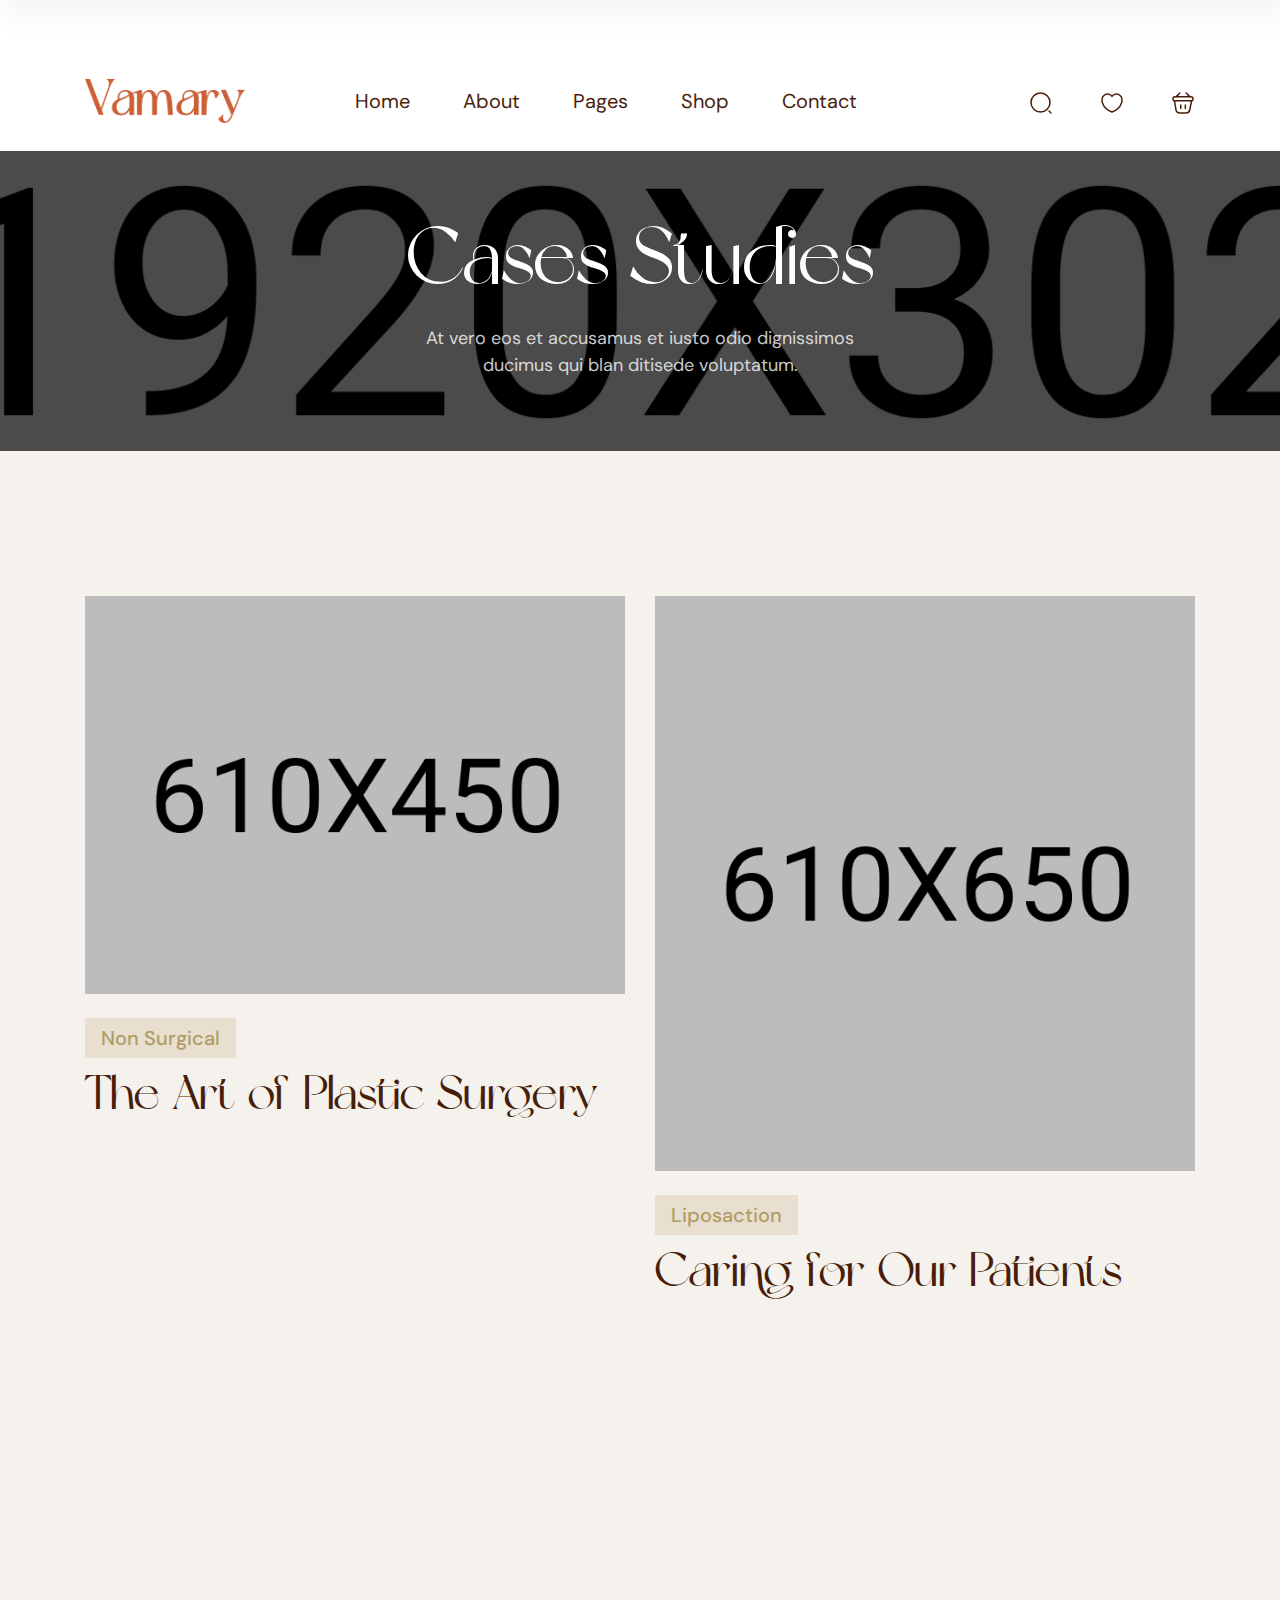
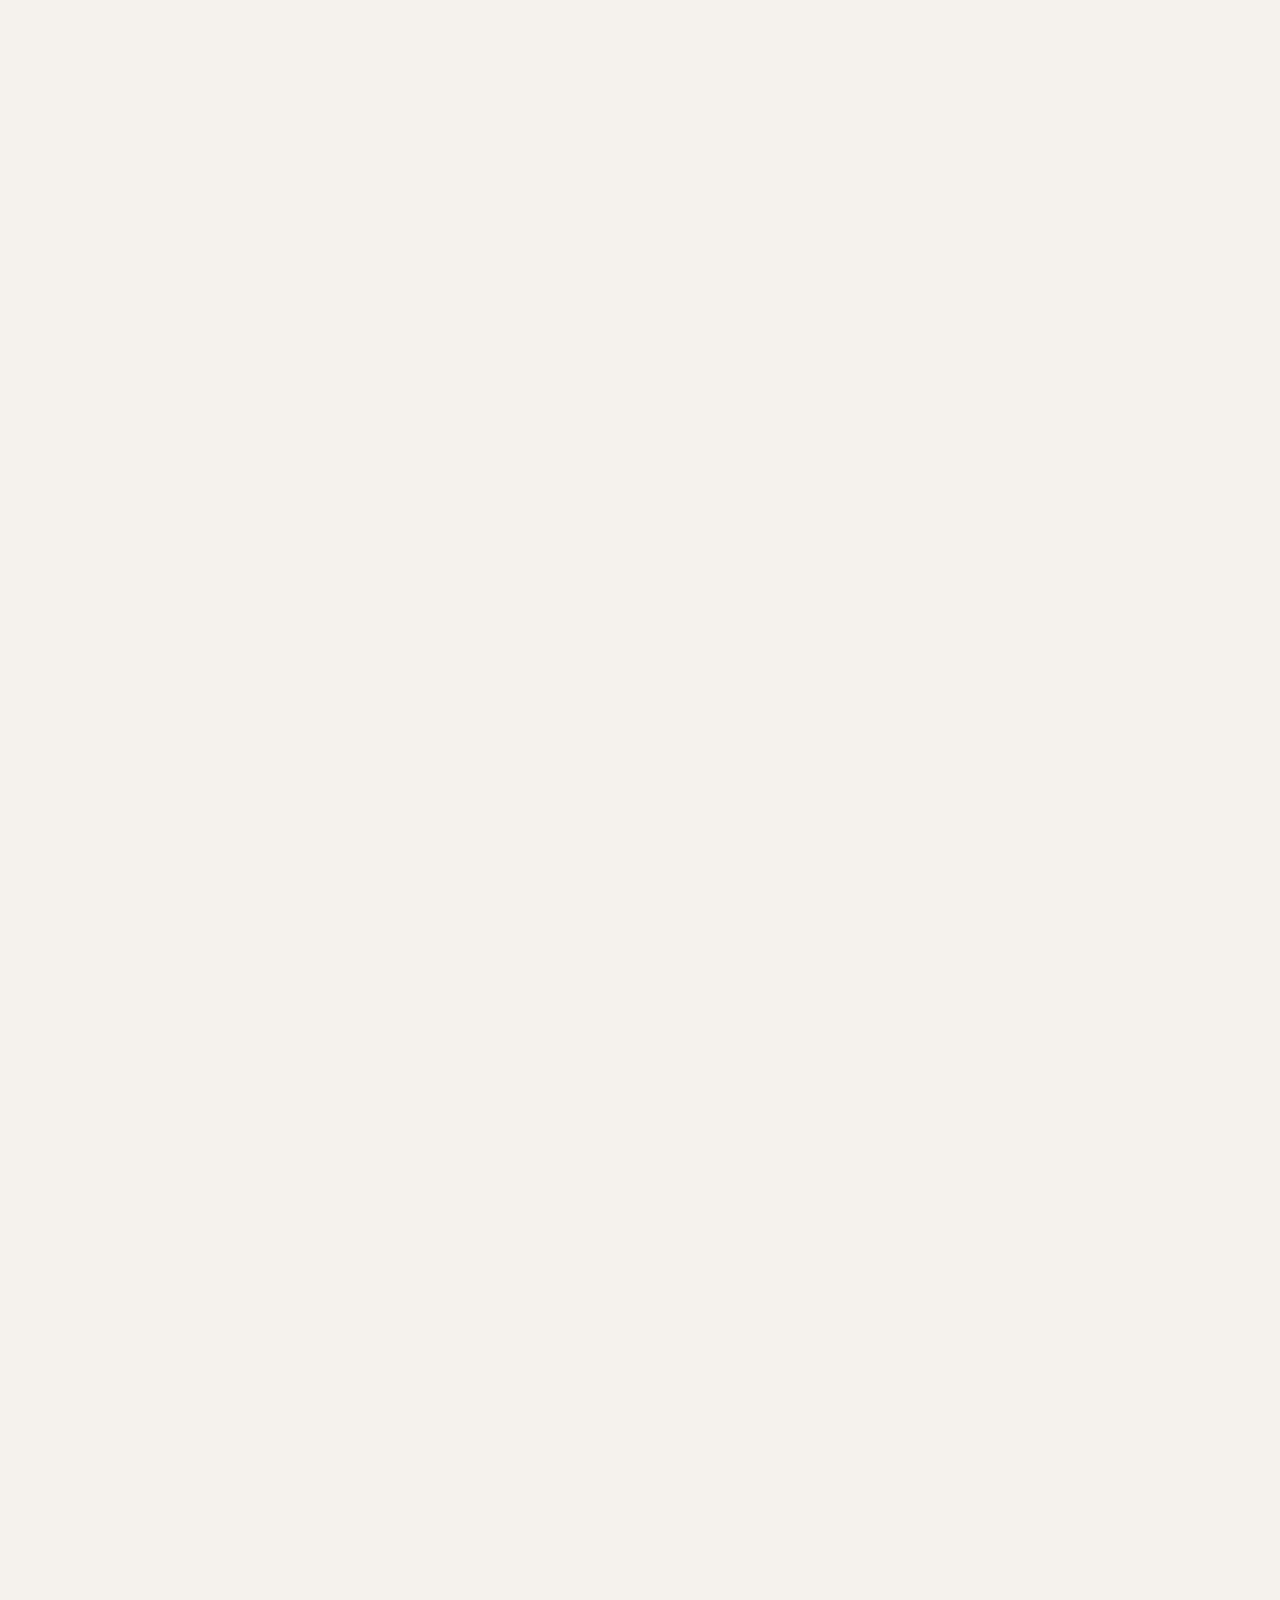
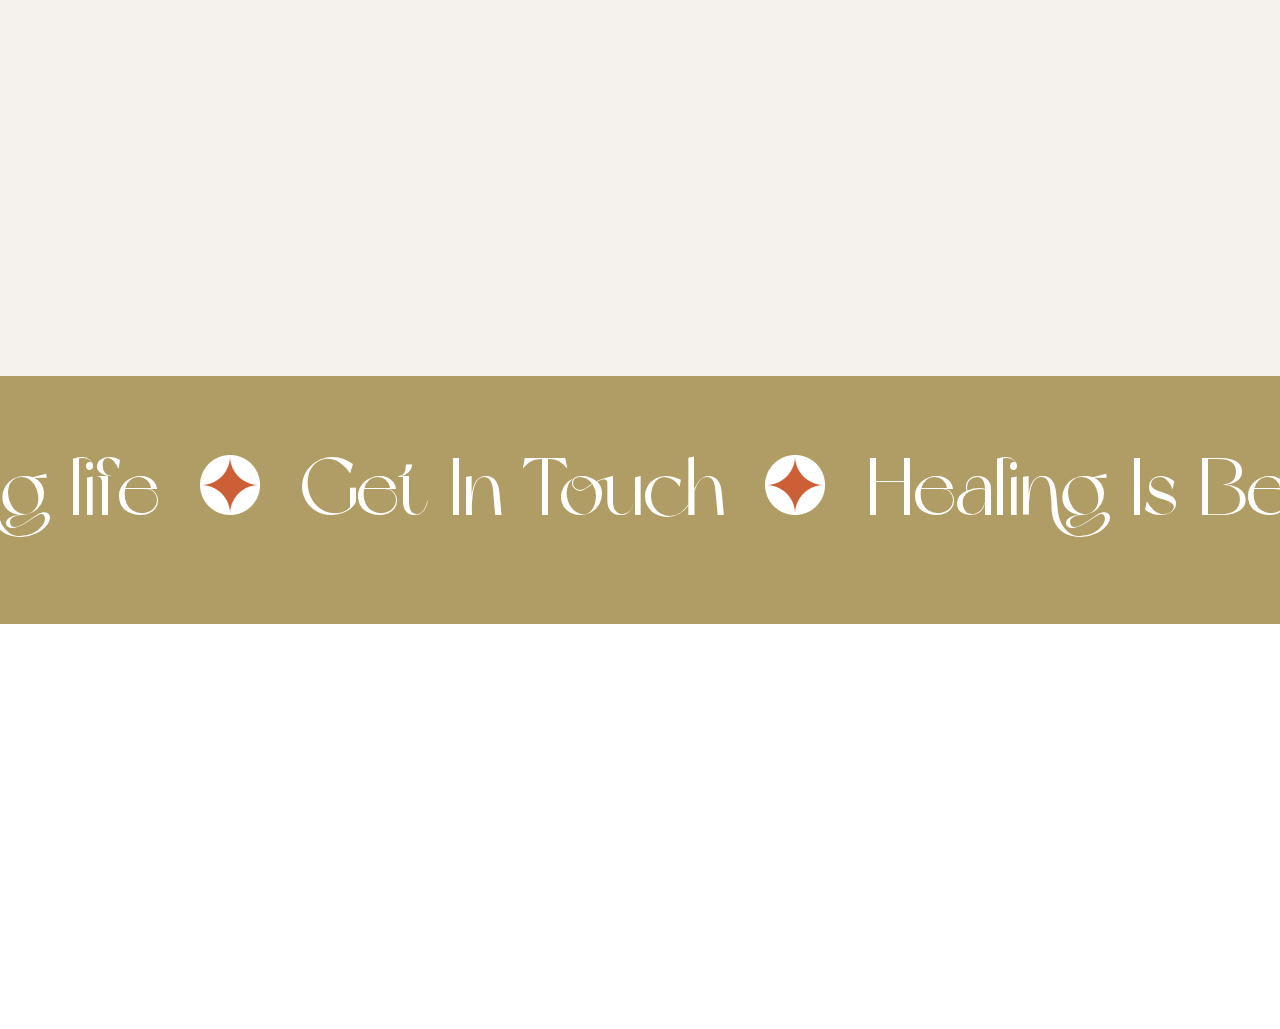
<file: case.html>
<!doctype html>
<html class="no-js" lang="zxx">
   <head>
      <meta charset="utf-8">
      <meta http-equiv="x-ua-compatible" content="ie=edge">
      <title>Vamary - Plastic Surgery HTML5 Template</title>
      <meta name="description" content="">
      <meta name="viewport" content="width=device-width, initial-scale=1">

      <!-- Place favicon.ico in the root directory -->
      <link rel="shortcut icon" type="image/x-icon" href="assets/img/logo/favicon.png">

      <!-- CSS here -->
      <link rel="stylesheet" href="assets/css/bootstrap.css">
      <link rel="stylesheet" href="assets/css/animate.css">
      <link rel="stylesheet" href="assets/css/swiper-bundle.css">
      <link rel="stylesheet" href="assets/css/slick.css">
      <link rel="stylesheet" href="assets/css/nouislider.css">
      <link rel="stylesheet" href="assets/css/magnific-popup.css">
      <link rel="stylesheet" href="assets/css/splide.css">
      <link rel="stylesheet" href="assets/css/font-awesome-pro.css">
      <link rel="stylesheet" href="assets/css/hover-reveal.css">
      <link rel="stylesheet" href="assets/css/odometer.css">
      <link rel="stylesheet" href="assets/css/spacing.css">
      <link rel="stylesheet" href="assets/css/main.css">
   </head>
   <body>
      <!--[if lte IE 9]>
      <p class="browserupgrade">You are using an <strong>outdated</strong> browser. Please <a href="https://browsehappy.com/">upgrade your browser</a> to improve your experience and security.</p>
      <![endif]-->


      <!-- pre loader area start -->
      <div id="loading">
         <div id="loading-center">
            <div id="loading-center-absolute">
               <div class="object" id="object_one"></div>
               <div class="object" id="object_two" style="left:20px;"></div>
               <div class="object" id="object_three" style="left:40px;"></div>
               <div class="object" id="object_four" style="left:60px;"></div>
               <div class="object" id="object_five" style="left:80px;"></div>
            </div>
         </div>
      </div>
      <!-- pre loader area end -->

      <!-- back to top start -->
      <div class="back-to-top-wrapper">
         <button id="back_to_top" type="button" class="back-to-top-btn">
            <svg width="12" height="7" viewBox="0 0 12 7" fill="none" xmlns="http://www.w3.org/2000/svg">
               <path d="M11 6L6 1L1 6" stroke="currentColor" stroke-width="1.5" stroke-linecap="round" stroke-linejoin="round"/>
            </svg>               
         </button>
      </div>
      <!-- back to top end -->

      <!-- header area start -->
      <header>
         <div class="header__area header-6">
            <div class="header__top theme-bg">
               <div class="container">
                  <div class="row">
                     <div class="col-lg-12">
                        <div class="header__top-content text-center">
                           <span>Free Delivery on orders over $200. Don’t miss discount.</span>
                        </div>
                     </div>
                  </div>
               </div>
            </div>
            <div class="header__bottom" id="header-sticky">
               <div class="container">
                  <div class="row align-items-center">
                     <div class="col-xxl-3 col-xl-2 col-lg-6 col-md-6 col-6">
                        <div class="logo">
                           <a href="index.html">
                              <img src="assets/img/logo/logo-2.png" alt="logo">
                           </a>
                        </div>
                     </div>
                     <div class="col-xxl-6 col-xl-7 d-none d-xl-block">
                        <div class="main-menu menu-position">
                           <nav id="mobile-menu" class="tp-main-menu-content">
                              <ul>
                                 <li class="has-dropdown">
                                    <a href="index.html">Home</a>
                                    <div class="tp-submenu has-homemenu">
                                       <div class="row gx-6 row-cols-1 row-cols-sm-2 row-cols-xl-4">
                                          <div class="col homemenu active">
                                             <div class="homemenu-thumb">
                                                <img src="assets/img/menu/home-1.jpg" alt="">
                                             </div>
                                             <div class="homemenu-btn">
                                                <a class="menu-btn" href="index.html">View Demo</a>
                                             </div>
                                          </div>
                                          <div class="col homemenu">
                                             <div class="homemenu-thumb">
                                                <img src="assets/img/menu/home-2.jpg" alt="">
                                             </div>
                                             <div class="homemenu-btn">
                                                <a class="menu-btn" href="index-2.html">View Demo</a>
                                             </div>
                                          </div>
                                          <div class="col homemenu">
                                             <div class="homemenu-thumb">
                                                <img src="assets/img/menu/home-3.jpg" alt="">
                                             </div>
                                             <div class="homemenu-btn">
                                                <a class="menu-btn" href="index-3.html">View Demo</a>
                                             </div>
                                          </div>
                                          <div class="col homemenu">
                                             <div class="homemenu-thumb">
                                                <img src="assets/img/menu/home-4.jpg" alt="">
                                             </div>
                                             <div class="homemenu-btn">
                                                <a class="menu-btn" href="index-4.html">View Demo</a>
                                             </div>
                                          </div>
                                          <div class="col homemenu">
                                             <div class="homemenu-thumb">
                                                <img src="assets/img/menu/home-5.jpg" alt="">
                                             </div>
                                             <div class="homemenu-btn">
                                                <a class="menu-btn" href="index-5.html">View Demo</a>
                                             </div>
                                          </div>
                                          <div class="col homemenu">
                                             <div class="homemenu-thumb">
                                                <img src="assets/img/menu/home-6.jpg" alt="">
                                             </div>
                                             <div class="homemenu-btn">
                                                <a class="menu-btn" href="index-6.html">View Demo</a>
                                             </div>
                                          </div>
                                          <div class="col homemenu">
                                             <div class="homemenu-thumb">
                                                <img src="assets/img/menu/home-7.jpg" alt="">
                                             </div>
                                             <div class="homemenu-btn">
                                                <a class="menu-btn" href="index-7.html">View Demo</a>
                                             </div>
                                          </div>
                                          <div class="col homemenu">
                                             <div class="homemenu-thumb comming-demo">
                                                <img src="assets/img/menu/home-7.jpg" alt="">
                                             </div>
                                             <div class="homemenu-btn comming-btn">
                                                <a class="menu-btn" href="comming-soon.html">Up Comming</a>
                                             </div>
                                          </div>
                                       </div>
                                    </div>
                                 </li>
                                 <li>
                                    <a href="about.html">About</a>
                                 </li>
                                 <li class="has-dropdown">
                                    <a href="#">Pages</a>
                                    <ul class="tp-submenu">
                                       <li><a href="case.html">Case</a></li>
                                       <li><a href="case-details.html">Case Details</a></li>
                                       <li><a href="services.html">Services</a></li>
                                       <li><a href="service-details.html">Services Details</a></li>
                                       <li><a href="team.html">Team</a></li>
                                       <li><a href="team-details.html">Team Details</a></li>
                                       <li><a href="pricing.html">Pricing</a></li>
                                       <li><a href="faq.html">FAQ</a></li>
                                       <li><a href="appointment.html">Appointment</a></li>
                                       <li><a href="blog.html">Blog</a></li>
                                       <li><a href="blog-grid.html">Blog Grid</a></li>
                                       <li><a href="blog-details.html">Blog Details</a></li>
                                    </ul>
                                 </li>
                                 <li class="has-dropdown">
                                    <a href="shop.html">Shop</a>
                                    <ul class="tp-submenu">
                                       <li><a href="shop.html">Shop</a></li>
                                       <li><a href="shop-details.html">Shop Details</a></li>
                                       <li><a href="cart.html">Cart</a></li>
                                       <li><a href="checkout.html">Checkout</a></li>
                                       <li><a href="wishlist.html">Wishlist</a></li>
                                       <li><a href="order.html">Order</a></li>
                                       <li><a href="login.html">Log In</a></li>
                                       <li><a href="register.html">Register</a></li>
                                       <li><a href="forgot.html">Reset Password</a></li>
                                    </ul>
                                 </li>
                                 <li>
                                    <a href="contact.html">Contact</a>
                                 </li>
                              </ul>
                           </nav>
                        </div>
                     </div>
                     <div class="col-xxl-3 col-xl-3 col-lg-6 col-md-6 col-6">
                        <div class="header__bottom-right d-flex justify-content-end align-items-center">
                           <div class="d-none d-sm-block">
                              <div class="header__right header-3__right header__opacity d-flex justify-content-end align-items-center">
                                 <button class="tp-search-toggle">
                                    <span>
                                       <svg width="24" height="24" viewBox="0 0 24 24" fill="none" xmlns="http://www.w3.org/2000/svg">
                                          <path d="M11.5 21C16.7467 21 21 16.7467 21 11.5C21 6.25329 16.7467 2 11.5 2C6.25329 2 2 6.25329 2 11.5C2 16.7467 6.25329 21 11.5 21Z" stroke="currentColor" stroke-width="1.5" stroke-linecap="round" stroke-linejoin="round"/>
                                          <path d="M22 22L20 20" stroke="currentColor" stroke-width="1.5" stroke-linecap="round" stroke-linejoin="round"/>
                                       </svg>
                                    </span>
                                 </button>
                                 <a href="wishlist.html">
                                    <span>
                                       <svg width="22" height="20" viewBox="0 0 22 20" fill="none" xmlns="http://www.w3.org/2000/svg">
                                          <path d="M11.62 18.8096C11.28 18.9296 10.72 18.9296 10.38 18.8096C7.48 17.8196 1 13.6896 1 6.68961C1 3.59961 3.49 1.09961 6.56 1.09961C8.38 1.09961 9.99 1.97961 11 3.33961C12.01 1.97961 13.63 1.09961 15.44 1.09961C18.51 1.09961 21 3.59961 21 6.68961C21 13.6896 14.52 17.8196 11.62 18.8096Z" stroke="currentColor" stroke-width="1.5" stroke-linecap="round" stroke-linejoin="round"/>
                                       </svg>
                                    </span>
                                 </a>
                                 <div class="cart-list-wrap">
                                    <a href="cart.html" class="cart-list-wrapper">
                                       <span>
                                          <svg width="24" height="24" viewBox="0 0 24 24" fill="none" xmlns="http://www.w3.org/2000/svg">
                                             <path d="M8.81141 2L5.19141 5.63" stroke="currentColor" stroke-width="1.5" stroke-miterlimit="10" stroke-linecap="round" stroke-linejoin="round"/>
                                             <path d="M15.1914 2L18.8114 5.63" stroke="currentColor" stroke-width="1.5" stroke-miterlimit="10" stroke-linecap="round" stroke-linejoin="round"/>
                                             <path d="M2 7.84961C2 5.99961 2.99 5.84961 4.22 5.84961H19.78C21.01 5.84961 22 5.99961 22 7.84961C22 9.99961 21.01 9.84961 19.78 9.84961H4.22C2.99 9.84961 2 9.99961 2 7.84961Z" stroke="currentColor" stroke-width="1.5"/>
                                             <path d="M9.76172 14V17.55" stroke="currentColor" stroke-width="1.5" stroke-linecap="round"/>
                                             <path d="M14.3594 14V17.55" stroke="currentColor" stroke-width="1.5" stroke-linecap="round"/>
                                             <path d="M3.5 10L4.91 18.64C5.23 20.58 6 22 8.86 22H14.89C18 22 18.46 20.64 18.82 18.76L20.5 10" stroke="currentColor" stroke-width="1.5" stroke-linecap="round"/>
                                          </svg>                                       
                                       </span>
                                    </a>
                                    <div class="mini-cart-box">
                                       <div class="mini-cart cart-list">
                                          <div class="mini-cart-item">
                                             <div class="mini-cart-thumb">
                                                <a href="shop-details.html"><img src="assets/img/product/product-7/product-9.jpg" alt=""></a>
                                             </div>
                                             <div class="mini-cart-content">
                                                <h5 class="mini-cart-title"><a href="shop-details.html">Cocooil - Body Oil</a></h5>
                                                <div class="mini-cart-price">
                                                   <span class="mini-cart-quantity">1 × 
                                                      <span class="mini-cart-amount">$26.00</span>
                                                   </span>
                                                </div>
                                             </div>
                                             <div class="mini-cart-remove">
                                                <a class="removeremove_from_cart_button" href="#">×</a>
                                             </div>
                                          </div>
                                          <div class="mini-cart-item">
                                             <div class="mini-cart-thumb">
                                                <a href="shop-details.html"><img src="assets/img/product/product-7/product-8.jpg" alt=""></a>
                                             </div>
                                             <div class="mini-cart-content">
                                                <h5 class="mini-cart-title"><a href="shop-details.html">Laneige Fresh Calming</a></h5>
                                                <div class="mini-cart-price">
                                                   <span class="mini-cart-quantity">3 × 
                                                      <span class="mini-cart-amount">$380.00</span>
                                                   </span>
                                                </div>
                                             </div>
                                             <div class="mini-cart-remove">
                                                <a class="removeremove_from_cart_button" href="#">×</a>
                                             </div>
                                          </div>
                                          <div class="mini-cart-item">
                                             <div class="mini-cart-thumb">
                                                <a href="shop-details.html"><img src="assets/img/product/product-7/product-7.jpg" alt=""></a>
                                             </div>
                                             <div class="mini-cart-content">
                                                <h5 class="mini-cart-title"><a href="shop-details.html">Black Rose Mask</a></h5>
                                                <div class="mini-cart-price">
                                                   <span class="mini-cart-quantity">2 × 
                                                      <span class="mini-cart-amount">$240.00</span>
                                                   </span>
                                                </div>
                                             </div>
                                             <div class="mini-cart-remove">
                                                <a class="removeremove_from_cart_button" href="#">×</a>
                                             </div>
                                          </div>
                                       </div>
                                       <div class="mini-cart-total">
                                          <strong>Subtotal:</strong>
                                          <span class="mini-cart-price-amount">$956.00</span>
                                       </div>
                                       <div class="mini-cart-buttons">
                                          <a class="tp-btn cart-btn" href="cart.html">View cart</a>
                                          <a class="tp-btn" href="checkout.html">Checkout</a>
                                       </div>
                                    </div>
                                 </div>
                              </div>
                           </div>
                           <div class="offcanvas-btn header__offcanvas-btn d-xl-none ml-20">
                              <button class="offcanvas-open-btn"><i class="fa-solid fa-bars"></i></button>
                           </div>
                        </div>
                     </div>
                  </div>
               </div>
            </div>
         </div>
      </header>
      <!-- header area end -->

      <!-- offcanvas area start -->
      <div class="offcanvas__area">
         <div class="offcanvas__wrapper">
            <div class="offcanvas__close">
               <button class="offcanvas__close-btn offcanvas-close-btn">
                  <svg width="12" height="12" viewBox="0 0 12 12" fill="none" xmlns="http://www.w3.org/2000/svg">
                     <path d="M11 1L1 11" stroke="currentColor" stroke-width="1.5" stroke-linecap="round"
                        stroke-linejoin="round" />
                     <path d="M1 1L11 11" stroke="currentColor" stroke-width="1.5" stroke-linecap="round"
                        stroke-linejoin="round" />
                  </svg>
               </button>
            </div>
            <div class="offcanvas__content">
               <div class="offcanvas__top mb-70 d-flex justify-content-between align-items-center">
                  <div class="offcanvas__logo logo">
                     <a href="index.html">
                        <img src="assets/img/logo/logo.png" alt="logo">
                     </a>
                  </div>
               </div>
               <div class="tp-main-menu-mobile"></div>
               <div class="offcanvas__btn">
                  <a href="contact.html" class="tp-btn-offcanvas">Getting Started <i
                        class="fa-regular fa-chevron-right"></i></a>
               </div>
               <div class="side-info-contact">
                  <span>we are here</span>
                  <p>1489 Langley Ave <br> Grand Forks Afb, North.</p>
               </div>
               <div class="side-info-social">
                  <a href="#"><i class="fa-brands fa-facebook-f"></i></a>
                  <a href="#"><i class="fa-brands fa-twitter"></i></a>
                  <a href="#"><i class="fa-brands fa-pinterest-p"></i></a>
                  <a href="#"><i class="fa-solid fa-paper-plane"></i></a>
               </div>
            </div>
         </div>
      </div>
      <div class="body-overlay"></div>
      <!-- offcanvas area end -->

      <!-- header-search -->
      <div class="tpsearchbar tp-sidebar-area">
         <button class="tpsearchbar__close"><i class="fal fa-times"></i></button>
         <div class="search-wrap text-center">
            <div class="container">
               <div class="row justify-content-center">
                  <div class="col-lg-8 col-md-12 col-12 pt-100 pb-100">
                     <h2 class="tpsearchbar__title">What Are You Looking For?</h2>
                     <div class="tpsearchbar__form">
                        <form action="#">
                           <input type="text" name="search" placeholder="Search Product...">
                           <button class="tpsearchbar__search-btn"><i class="fal fa-search"></i></button>
                        </form>
                     </div>
                  </div>
               </div>
            </div>
         </div>
      </div>
      <div class="search-body-overlay"></div>
      <!-- header-search-end -->

      <main>

         <!-- breadcrumb-area-start -->
         <section class="breadcrumb-area tpbreadcrumb-overlay" data-background="assets/img/breadcrumb/breadcrumb-bg-1.jpg">
            <div class="container">
               <div class="row align-items-center">
                  <div class="col-12">
                     <div class="tpbreadcrumb text-center">
                        <h2 class="tpbreadcrumb-title">Cases Studies</h2>
                        <p>At vero eos et accusamus et iusto odio dignissimos <br> ducimus qui blan ditisede voluptatum.</p>
                     </div>
                  </div>
               </div>
            </div>
         </section>
         <!-- breadcrumb-area-end -->

         <!-- portfolio-area-start -->
         <section class="portfolio-area grey-bg-2 pb-75 pt-145">
            <div class="container">
               <div class="portfolio-wrap">
                  <div class="row gx-8 portfolio-active">
                     <div class="col-lg-6 col-md-6 portfolio-item-active wow fadeInUp" data-wow-duration="1s" data-wow-delay=".2s">
                        <div class="portfolio-2">
                           <div class="portfolio-2-thumb tp-thumb-common p-relative fix">
                              <div class="tp-thumb-common-overlay wow"></div>
                              <img src="assets/img/portfolio/portfolio-1.jpg" alt="">
                              <div class="portfolio-2-badge">
                                 <img src="assets/img/portfolio/portfolio--2-badge.jpg" alt="">
                              </div>
                           </div>
                           <div class="portfolio-2-content">
                              <span>Non Surgical</span>
                              <h5 class="portfolio-2-title"><a href="case-details.html">The Art of Plastic Surgery</a></h5>
                           </div>
                        </div>
                     </div>
                     <div class="col-lg-6 col-md-6 portfolio-item-active wow fadeInUp" data-wow-duration="1s" data-wow-delay=".4s">
                        <div class="portfolio-2">
                           <div class="portfolio-2-thumb tp-thumb-common p-relative fix">
                              <div class="tp-thumb-common-overlay wow"></div>
                              <img src="assets/img/portfolio/portfolio-2.jpg" alt="">
                              <div class="portfolio-2-badge">
                                 <img src="assets/img/portfolio/portfolio--2-badge.jpg" alt="">
                              </div>
                           </div>
                           <div class="portfolio-2-content">
                              <span>Liposaction</span>
                              <h5 class="portfolio-2-title"><a href="case-details.html">Caring for Our Patients</a></h5>
                           </div>
                        </div>
                     </div>
                     <div class="col-lg-6 col-md-6 portfolio-item-active wow fadeInUp" data-wow-duration="1s" data-wow-delay=".5s">
                        <div class="portfolio-2">
                           <div class="portfolio-2-thumb tp-thumb-common p-relative fix">
                              <div class="tp-thumb-common-overlay wow"></div>
                              <img src="assets/img/portfolio/portfolio-3.jpg" alt="">
                              <div class="portfolio-2-badge">
                                 <img src="assets/img/portfolio/portfolio--2-badge.jpg" alt="">
                              </div>
                           </div>
                           <div class="portfolio-2-content">
                              <span>Implants</span>
                              <h5 class="portfolio-2-title"><a href="case-details.html">Just Imagine The Difference</a></h5>
                           </div>
                        </div>
                     </div>
                     <div class="col-lg-6 col-md-6 portfolio-item-active wow fadeInUp" data-wow-duration="1s" data-wow-delay=".5s">
                        <div class="portfolio-2">
                           <div class="portfolio-2-thumb tp-thumb-common p-relative fix">
                              <div class="tp-thumb-common-overlay wow"></div>
                              <img src="assets/img/portfolio/portfolio-4.jpg" alt="">
                              <div class="portfolio-2-badge">
                                 <img src="assets/img/portfolio/portfolio--2-badge.jpg" alt="">
                              </div>
                           </div>
                           <div class="portfolio-2-content">
                              <span>Pender Unity</span>
                              <h5 class="portfolio-2-title"><a href="case-details.html">Love Yourself Inside And Out</a></h5>
                           </div>
                        </div>
                     </div>
                     <div class="col-lg-6 col-md-6 portfolio-item-active wow fadeInUp" data-wow-duration="1s" data-wow-delay=".5s">
                        <div class="portfolio-2">
                           <div class="portfolio-2-thumb tp-thumb-common p-relative fix">
                              <div class="tp-thumb-common-overlay wow"></div>
                              <img src="assets/img/portfolio/portfolio-5.jpg" alt="">
                              <div class="portfolio-2-badge">
                                 <img src="assets/img/portfolio/portfolio--2-badge.jpg" alt="">
                              </div>
                           </div>
                           <div class="portfolio-2-content">
                              <span>Surgery</span>
                              <h5 class="portfolio-2-title"><a href="case-details.html">Enhance Looks And Beauty</a></h5>
                           </div>
                        </div>
                     </div>
                     <div class="col-lg-6 col-md-6 portfolio-item-active wow fadeInUp" data-wow-duration="1s" data-wow-delay=".5s">
                        <div class="portfolio-2">
                           <div class="portfolio-2-thumb tp-thumb-common p-relative fix">
                              <div class="tp-thumb-common-overlay wow"></div>
                              <img src="assets/img/portfolio/portfolio-6.jpg" alt="">
                              <div class="portfolio-2-badge">
                                 <img src="assets/img/portfolio/portfolio--2-badge.jpg" alt="">
                              </div>
                           </div>
                           <div class="portfolio-2-content">
                              <span>Implants</span>
                              <h5 class="portfolio-2-title"><a href="case-details.html">Real Results With Expert Care</a></h5>
                           </div>
                        </div>
                     </div>
                     <div class="col-lg-6 col-md-6 portfolio-item-active wow fadeInUp" data-wow-duration="1s" data-wow-delay=".5s">
                        <div class="portfolio-2">
                           <div class="portfolio-2-thumb tp-thumb-common p-relative fix">
                              <div class="tp-thumb-common-overlay wow"></div>
                              <img src="assets/img/portfolio/portfolio-7.jpg" alt="">
                              <div class="portfolio-2-badge">
                                 <img src="assets/img/portfolio/portfolio--2-badge.jpg" alt="">
                              </div>
                           </div>
                           <div class="portfolio-2-content">
                              <span>Lippsaction</span>
                              <h5 class="portfolio-2-title"><a href="case-details.html">Make The Best Impression</a></h5>
                           </div>
                        </div>
                     </div>
                     <div class="col-lg-6 col-md-6 portfolio-item-active wow fadeInUp" data-wow-duration="1s" data-wow-delay=".5s">
                        <div class="portfolio-2">
                           <div class="portfolio-2-thumb tp-thumb-common p-relative fix">
                              <div class="tp-thumb-common-overlay wow"></div>
                              <img src="assets/img/portfolio/portfolio-8.jpg" alt="">
                              <div class="portfolio-2-badge">
                                 <img src="assets/img/portfolio/portfolio--2-badge.jpg" alt="">
                              </div>
                           </div>
                           <div class="portfolio-2-content">
                              <span>Pender Unity</span>
                              <h5 class="portfolio-2-title"><a href="case-details.html">The Difference Is In The Touch</a></h5>
                           </div>
                        </div>
                     </div>
                  </div>
               </div>
            </div>
         </section>
         <!-- portfolio-area-end -->

         <!-- brand-slider-area-start -->
         <section class="brand-slider-area">
            <div class="brand-slider-wrap brand-slider-4">
               <div class="brand-slide-active splide">
                  <div class="splide__track">
                     <div class="splide__list">
                        <div class="splide__slide">
                           <div class="brand-slider-item">
                              <h4 class="brand-slider-title"> <i><img src="assets/img/shape/brand-slider-icon-1.png" alt=""></i> <a href="#">Get In Touch</a> </h4>
                           </div>
                        </div>
                        <div class="splide__slide">
                           <div class="brand-slider-item">
                              <h4 class="brand-slider-title"><i> <img src="assets/img/shape/brand-slider-icon-1.png" alt=""></i> <a href="#">Healing Is Better</a></h4>
                           </div>
                        </div>
                        <div class="splide__slide">
                           <div class="brand-slider-item">
                              <h4 class="brand-slider-title"> <a href="#">Improving life</a></h4>
                           </div>
                        </div>
                     </div>
                  </div>
               </div>
            </div>
         </section>
         <!-- brand-slider-area-end -->

      </main>
      
      <!-- footer-area-start -->
      <footer>
         <div class="footer-area theme-bg">
            <div class="footer-top-4">
               <div class="container">
                  <div class="footer-top-4-border pt-85">
                     <div class="row">
                        <div class="col-lg-3 col-md-6 col-sm-6">
                           <div class="footer-widget footer-4-col-1 mb-80 wow fadeInUp" data-wow-duration="1s" data-wow-delay=".2s">
                              <div class="footer-link">
                                 <ul>
                                    <li><a href="#">Surgery Preparation</a></li>
                                    <li><a href="#">Breast Implants</a></li>
                                    <li><a href="#">Lips Surgery</a></li>
                                    <li><a href="#">Non Surgical</a></li>
                                 </ul>
                              </div>
                           </div>
                        </div>
                        <div class="col-lg-3 col-md-6 col-sm-6">
                           <div class="footer-widget footer-4-col-2 mb-80 wow fadeInUp" data-wow-duration="1s" data-wow-delay=".4s">
                              <div class="footer-link">
                                 <ul>
                                    <li><a href="#">Free Consultation</a></li>
                                    <li><a href="#">Help & Support</a></li>
                                    <li><a href="#">Privacy Policy</a></li>
                                    <li><a href="#">Explore Our Shop</a></li>
                                 </ul>
                              </div>
                           </div>
                        </div>
                        <div class="col-lg-6 col-md-10 col-sm-8">
                           <div class="footer-widget footer-4-col-3 mb-80 wow fadeInUp" data-wow-duration="1s" data-wow-delay=".6s">
                              <div class="footer-appoinment d-flex justify-content-lg-between align-items-center align-items-lg-end">
                                 <h4 class="appoinment">Make An <br> Appointment</h4>
                                 <a href="#"><span>
                                    <svg width="35" height="28" viewBox="0 0 35 28" fill="none" xmlns="http://www.w3.org/2000/svg">
                                       <g clip-path="url(#clip0_326_645)">
                                       <path d="M0 13.9954H35" stroke="currentColor" stroke-width="2" stroke-miterlimit="10"></path>
                                       <path d="M21.4453 0C21.4453 7.73574 27.5079 13.9953 35.0001 13.9953" stroke="currentColor" stroke-width="2" stroke-miterlimit="10"></path>
                                       <path d="M35.0001 13.9954C27.5079 13.9954 21.4453 20.255 21.4453 27.9907" stroke="currentColor" stroke-width="2" stroke-miterlimit="10"></path>
                                       </g>
                                       <defs>
                                       <clipPath id="clip0_326_6453">
                                       <rect width="35" height="28" fill="white"></rect>
                                       </clipPath>
                                       </defs>
                                    </svg>
                                 </span></a>
                              </div>
                           </div>
                        </div>
                     </div>
                  </div>
               </div>
            </div>
            <div class="footer-bottom-4 theme-bg">
               <div class="container">
                  <div class="row">
                     <div class="col-lg-12">
                        <div class="footer-copyright text-center">
                           <span>Copyright © 2023-24 ThemePure | Designed by ThemePure Team</span>
                        </div>
                     </div>
                  </div>
               </div>
            </div>
         </div>
      </footer>
      <!-- footer-area-end -->



      <!-- JS here -->
      <script src="assets/js/vendor/jquery.js"></script>
      <script src="assets/js/vendor/waypoints.js"></script>
      <script src="assets/js/bootstrap-bundle.js"></script>
      <script src="assets/js/meanmenu.js"></script>
      <script src="assets/js/swiper-bundle.js"></script>
      <script src="assets/js/nouislider.js"></script>
      <script src="assets/js/magnific-popup.js"></script>
      <script src="assets/js/parallax.js"></script>
      <script src="assets/js/nice-select.js"></script>
      <script src="assets/js/counterup.js"></script>
      <script src="assets/js/wow.js"></script>
      <script src="assets/js/isotope-pkgd.js"></script>
      <script src="assets/js/imagesloaded-pkgd.js"></script>
      <script src="assets/js/odometer.min.js"></script>
      <script src="assets/js/hover-reveal.js"></script>
      <script src="assets/js/tween-max.js"></script>
      <script src="assets/js/jquery.appear.js"></script>
      <script src="assets/js/splide.js"></script>
      <script src="assets/js/slick.js"></script>
      <script src="assets/js/pignose.calendar.full.min.js"></script>
      <script src="assets/js/ajax-form.js"></script>
      <script src="assets/js/main.js"></script>
   </body>
</html>
</file>
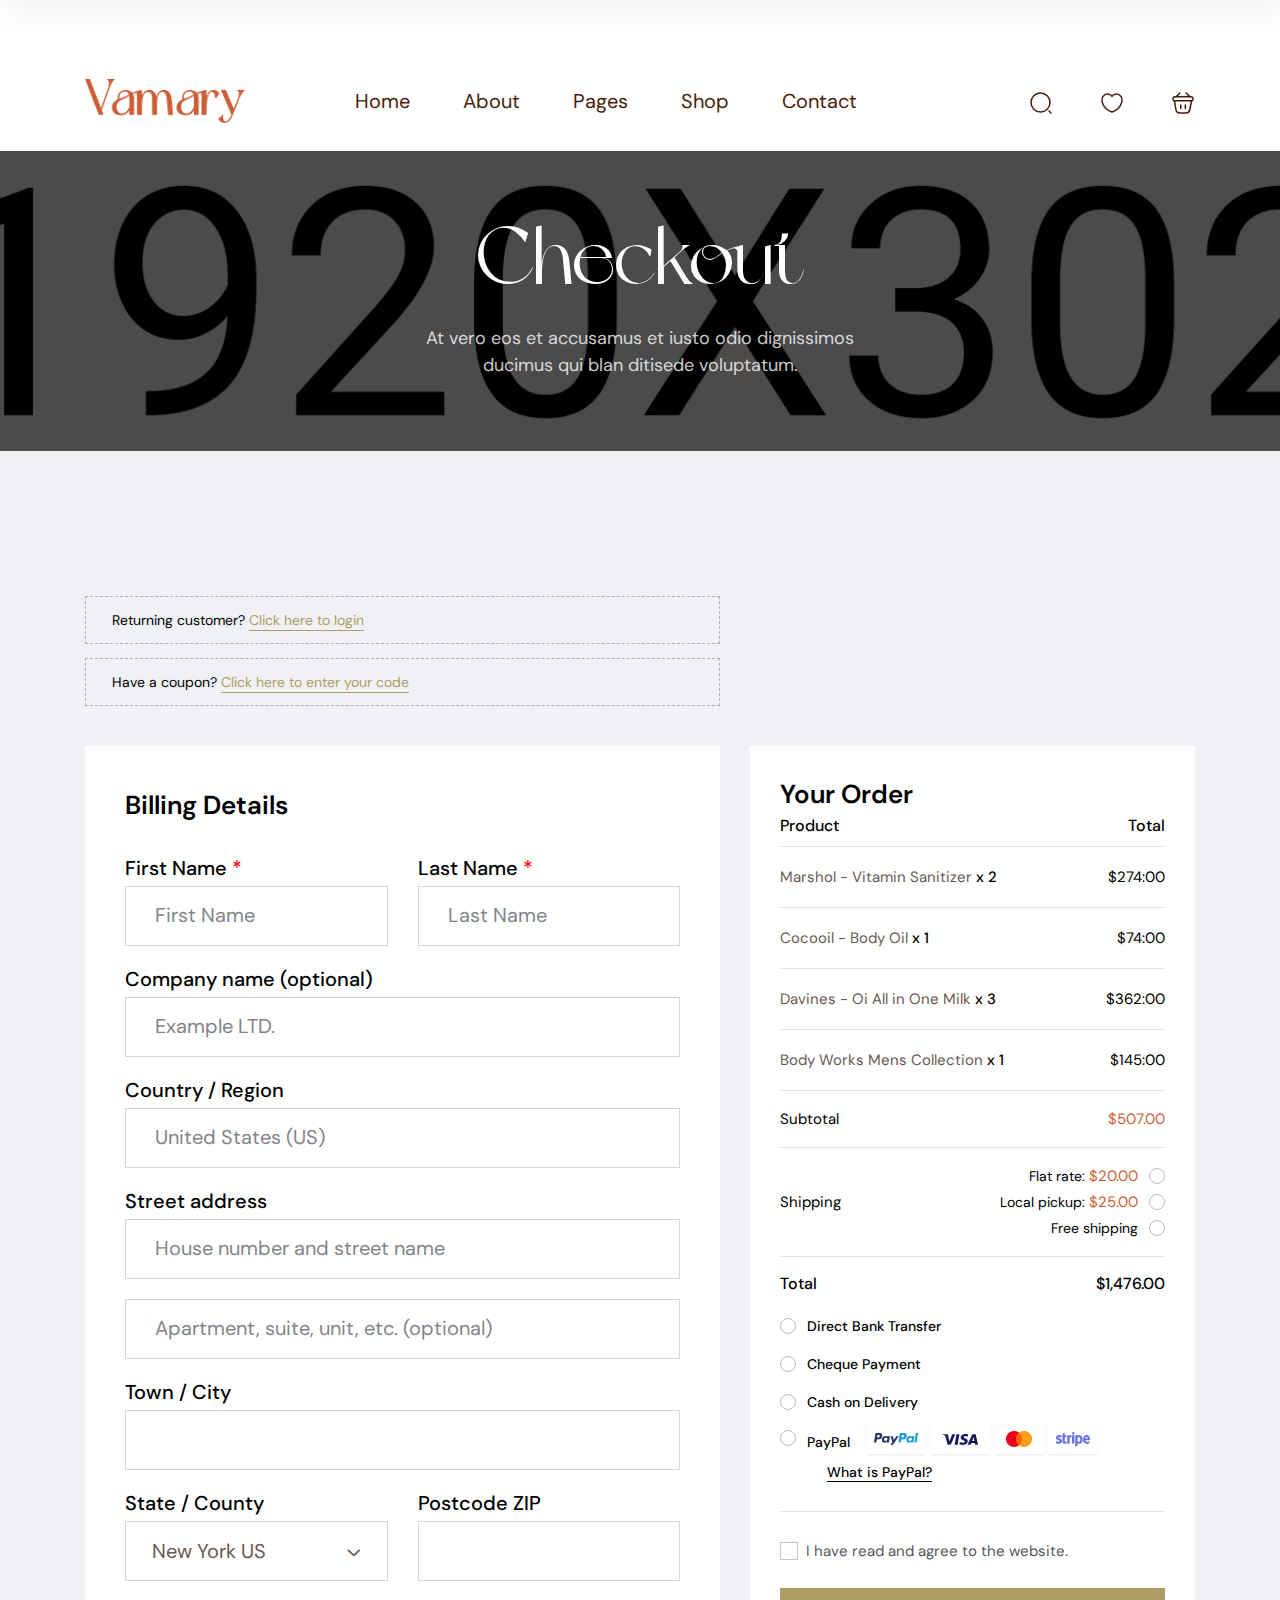
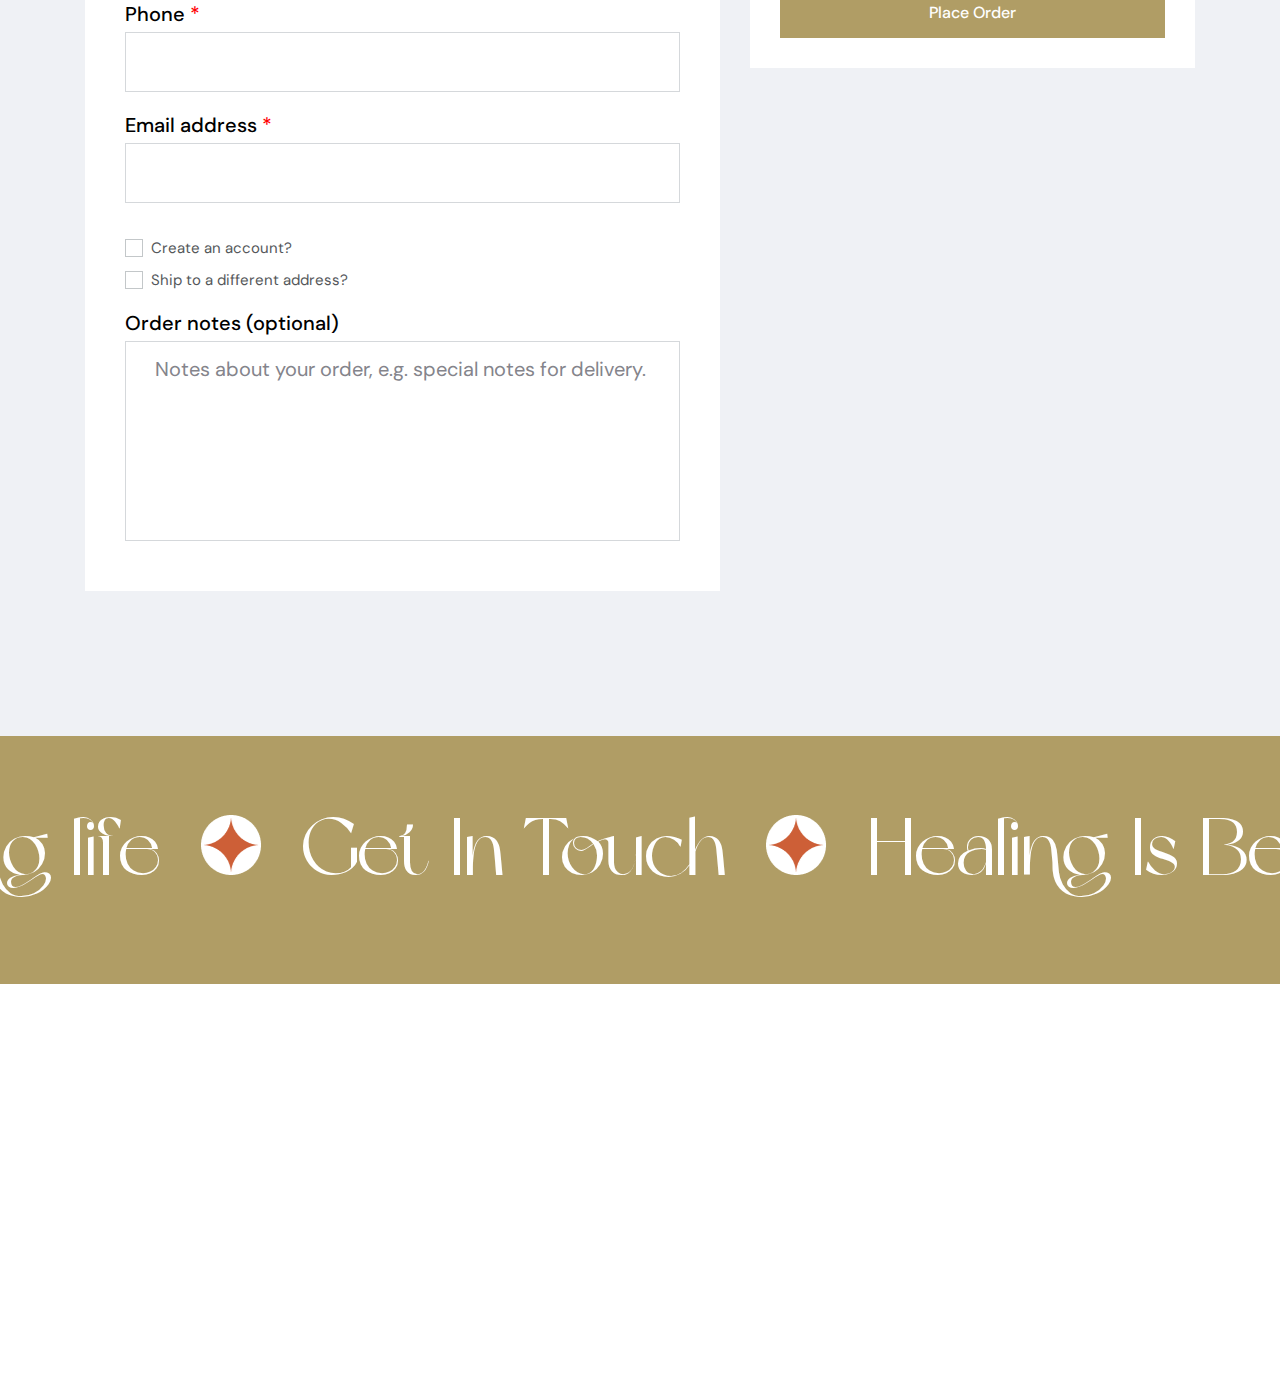
<file: checkout.html>
<!doctype html>
<html class="no-js" lang="zxx">
   <head>
      <meta charset="utf-8">
      <meta http-equiv="x-ua-compatible" content="ie=edge">
      <title>Vamary - Plastic Surgery HTML5 Template</title>
      <meta name="description" content="">
      <meta name="viewport" content="width=device-width, initial-scale=1">

      <!-- Place favicon.ico in the root directory -->
      <link rel="shortcut icon" type="image/x-icon" href="assets/img/logo/favicon.png">

      <!-- CSS here -->
      <link rel="stylesheet" href="assets/css/bootstrap.css">
      <link rel="stylesheet" href="assets/css/animate.css">
      <link rel="stylesheet" href="assets/css/swiper-bundle.css">
      <link rel="stylesheet" href="assets/css/slick.css">
      <link rel="stylesheet" href="assets/css/nouislider.css">
      <link rel="stylesheet" href="assets/css/magnific-popup.css">
      <link rel="stylesheet" href="assets/css/splide.css">
      <link rel="stylesheet" href="assets/css/font-awesome-pro.css">
      <link rel="stylesheet" href="assets/css/hover-reveal.css">
      <link rel="stylesheet" href="assets/css/odometer.css">
      <link rel="stylesheet" href="assets/css/spacing.css">
      <link rel="stylesheet" href="assets/css/main.css">
   </head>
   <body>
      <!--[if lte IE 9]>
      <p class="browserupgrade">You are using an <strong>outdated</strong> browser. Please <a href="https://browsehappy.com/">upgrade your browser</a> to improve your experience and security.</p>
      <![endif]-->


      <!-- pre loader area start -->
      <div id="loading">
         <div id="loading-center">
            <div id="loading-center-absolute">
               <div class="object" id="object_one"></div>
               <div class="object" id="object_two" style="left:20px;"></div>
               <div class="object" id="object_three" style="left:40px;"></div>
               <div class="object" id="object_four" style="left:60px;"></div>
               <div class="object" id="object_five" style="left:80px;"></div>
            </div>
         </div>
      </div>
      <!-- pre loader area end -->

      <!-- back to top start -->
      <div class="back-to-top-wrapper">
         <button id="back_to_top" type="button" class="back-to-top-btn">
            <svg width="12" height="7" viewBox="0 0 12 7" fill="none" xmlns="http://www.w3.org/2000/svg">
               <path d="M11 6L6 1L1 6" stroke="currentColor" stroke-width="1.5" stroke-linecap="round" stroke-linejoin="round"/>
            </svg>               
         </button>
      </div>
      <!-- back to top end -->

      <!-- header area start -->
      <header>
         <div class="header__area header-6">
            <div class="header__top theme-bg">
               <div class="container">
                  <div class="row">
                     <div class="col-lg-12">
                        <div class="header__top-content text-center">
                           <span>Free Delivery on orders over $200. Don’t miss discount.</span>
                        </div>
                     </div>
                  </div>
               </div>
            </div>
            <div class="header__bottom" id="header-sticky">
               <div class="container">
                  <div class="row align-items-center">
                     <div class="col-xxl-3 col-xl-2 col-lg-6 col-md-6 col-6">
                        <div class="logo">
                           <a href="index.html">
                              <img src="assets/img/logo/logo-2.png" alt="logo">
                           </a>
                        </div>
                     </div>
                     <div class="col-xxl-6 col-xl-7 d-none d-xl-block">
                        <div class="main-menu menu-position">
                           <nav id="mobile-menu" class="tp-main-menu-content">
                              <ul>
                                 <li class="has-dropdown">
                                    <a href="index.html">Home</a>
                                    <div class="tp-submenu has-homemenu">
                                       <div class="row gx-6 row-cols-1 row-cols-sm-2 row-cols-xl-4">
                                          <div class="col homemenu active">
                                             <div class="homemenu-thumb">
                                                <img src="assets/img/menu/home-1.jpg" alt="">
                                             </div>
                                             <div class="homemenu-btn">
                                                <a class="menu-btn" href="index.html">View Demo</a>
                                             </div>
                                          </div>
                                          <div class="col homemenu">
                                             <div class="homemenu-thumb">
                                                <img src="assets/img/menu/home-2.jpg" alt="">
                                             </div>
                                             <div class="homemenu-btn">
                                                <a class="menu-btn" href="index-2.html">View Demo</a>
                                             </div>
                                          </div>
                                          <div class="col homemenu">
                                             <div class="homemenu-thumb">
                                                <img src="assets/img/menu/home-3.jpg" alt="">
                                             </div>
                                             <div class="homemenu-btn">
                                                <a class="menu-btn" href="index-3.html">View Demo</a>
                                             </div>
                                          </div>
                                          <div class="col homemenu">
                                             <div class="homemenu-thumb">
                                                <img src="assets/img/menu/home-4.jpg" alt="">
                                             </div>
                                             <div class="homemenu-btn">
                                                <a class="menu-btn" href="index-4.html">View Demo</a>
                                             </div>
                                          </div>
                                          <div class="col homemenu">
                                             <div class="homemenu-thumb">
                                                <img src="assets/img/menu/home-5.jpg" alt="">
                                             </div>
                                             <div class="homemenu-btn">
                                                <a class="menu-btn" href="index-5.html">View Demo</a>
                                             </div>
                                          </div>
                                          <div class="col homemenu">
                                             <div class="homemenu-thumb">
                                                <img src="assets/img/menu/home-6.jpg" alt="">
                                             </div>
                                             <div class="homemenu-btn">
                                                <a class="menu-btn" href="index-6.html">View Demo</a>
                                             </div>
                                          </div>
                                          <div class="col homemenu">
                                             <div class="homemenu-thumb">
                                                <img src="assets/img/menu/home-7.jpg" alt="">
                                             </div>
                                             <div class="homemenu-btn">
                                                <a class="menu-btn" href="index-7.html">View Demo</a>
                                             </div>
                                          </div>
                                          <div class="col homemenu">
                                             <div class="homemenu-thumb comming-demo">
                                                <img src="assets/img/menu/home-7.jpg" alt="">
                                             </div>
                                             <div class="homemenu-btn comming-btn">
                                                <a class="menu-btn" href="comming-soon.html">Up Comming</a>
                                             </div>
                                          </div>
                                       </div>
                                    </div>
                                 </li>
                                 <li>
                                    <a href="about.html">About</a>
                                 </li>
                                 <li class="has-dropdown">
                                    <a href="#">Pages</a>
                                    <ul class="tp-submenu">
                                       <li><a href="case.html">Case</a></li>
                                       <li><a href="case-details.html">Case Details</a></li>
                                       <li><a href="services.html">Services</a></li>
                                       <li><a href="service-details.html">Services Details</a></li>
                                       <li><a href="team.html">Team</a></li>
                                       <li><a href="team-details.html">Team Details</a></li>
                                       <li><a href="pricing.html">Pricing</a></li>
                                       <li><a href="faq.html">FAQ</a></li>
                                       <li><a href="appointment.html">Appointment</a></li>
                                       <li><a href="blog.html">Blog</a></li>
                                       <li><a href="blog-grid.html">Blog Grid</a></li>
                                       <li><a href="blog-details.html">Blog Details</a></li>
                                    </ul>
                                 </li>
                                 <li class="has-dropdown">
                                    <a href="shop.html">Shop</a>
                                    <ul class="tp-submenu">
                                       <li><a href="shop.html">Shop</a></li>
                                       <li><a href="shop-details.html">Shop Details</a></li>
                                       <li><a href="cart.html">Cart</a></li>
                                       <li><a href="checkout.html">Checkout</a></li>
                                       <li><a href="wishlist.html">Wishlist</a></li>
                                       <li><a href="order.html">Order</a></li>
                                       <li><a href="login.html">Log In</a></li>
                                       <li><a href="register.html">Register</a></li>
                                       <li><a href="forgot.html">Reset Password</a></li>
                                    </ul>
                                 </li>
                                 <li>
                                    <a href="contact.html">Contact</a>
                                 </li>
                              </ul>
                           </nav>
                        </div>
                     </div>
                     <div class="col-xxl-3 col-xl-3 col-lg-6 col-md-6 col-6">
                        <div class="header__bottom-right d-flex justify-content-end align-items-center">
                           <div class="d-none d-sm-block">
                              <div class="header__right header-3__right header__opacity d-flex justify-content-end align-items-center">
                                 <button class="tp-search-toggle">
                                    <span>
                                       <svg width="24" height="24" viewBox="0 0 24 24" fill="none" xmlns="http://www.w3.org/2000/svg">
                                          <path d="M11.5 21C16.7467 21 21 16.7467 21 11.5C21 6.25329 16.7467 2 11.5 2C6.25329 2 2 6.25329 2 11.5C2 16.7467 6.25329 21 11.5 21Z" stroke="currentColor" stroke-width="1.5" stroke-linecap="round" stroke-linejoin="round"/>
                                          <path d="M22 22L20 20" stroke="currentColor" stroke-width="1.5" stroke-linecap="round" stroke-linejoin="round"/>
                                       </svg>
                                    </span>
                                 </button>
                                 <a href="wishlist.html">
                                    <span>
                                       <svg width="22" height="20" viewBox="0 0 22 20" fill="none" xmlns="http://www.w3.org/2000/svg">
                                          <path d="M11.62 18.8096C11.28 18.9296 10.72 18.9296 10.38 18.8096C7.48 17.8196 1 13.6896 1 6.68961C1 3.59961 3.49 1.09961 6.56 1.09961C8.38 1.09961 9.99 1.97961 11 3.33961C12.01 1.97961 13.63 1.09961 15.44 1.09961C18.51 1.09961 21 3.59961 21 6.68961C21 13.6896 14.52 17.8196 11.62 18.8096Z" stroke="currentColor" stroke-width="1.5" stroke-linecap="round" stroke-linejoin="round"/>
                                       </svg>
                                    </span>
                                 </a>
                                 <div class="cart-list-wrap">
                                    <a href="cart.html" class="cart-list-wrapper">
                                       <span>
                                          <svg width="24" height="24" viewBox="0 0 24 24" fill="none" xmlns="http://www.w3.org/2000/svg">
                                             <path d="M8.81141 2L5.19141 5.63" stroke="currentColor" stroke-width="1.5" stroke-miterlimit="10" stroke-linecap="round" stroke-linejoin="round"/>
                                             <path d="M15.1914 2L18.8114 5.63" stroke="currentColor" stroke-width="1.5" stroke-miterlimit="10" stroke-linecap="round" stroke-linejoin="round"/>
                                             <path d="M2 7.84961C2 5.99961 2.99 5.84961 4.22 5.84961H19.78C21.01 5.84961 22 5.99961 22 7.84961C22 9.99961 21.01 9.84961 19.78 9.84961H4.22C2.99 9.84961 2 9.99961 2 7.84961Z" stroke="currentColor" stroke-width="1.5"/>
                                             <path d="M9.76172 14V17.55" stroke="currentColor" stroke-width="1.5" stroke-linecap="round"/>
                                             <path d="M14.3594 14V17.55" stroke="currentColor" stroke-width="1.5" stroke-linecap="round"/>
                                             <path d="M3.5 10L4.91 18.64C5.23 20.58 6 22 8.86 22H14.89C18 22 18.46 20.64 18.82 18.76L20.5 10" stroke="currentColor" stroke-width="1.5" stroke-linecap="round"/>
                                          </svg>                                       
                                       </span>
                                    </a>
                                    <div class="mini-cart-box">
                                       <div class="mini-cart cart-list">
                                          <div class="mini-cart-item">
                                             <div class="mini-cart-thumb">
                                                <a href="shop-details.html"><img src="assets/img/product/product-7/product-9.jpg" alt=""></a>
                                             </div>
                                             <div class="mini-cart-content">
                                                <h5 class="mini-cart-title"><a href="shop-details.html">Cocooil - Body Oil</a></h5>
                                                <div class="mini-cart-price">
                                                   <span class="mini-cart-quantity">1 × 
                                                      <span class="mini-cart-amount">$26.00</span>
                                                   </span>
                                                </div>
                                             </div>
                                             <div class="mini-cart-remove">
                                                <a class="removeremove_from_cart_button" href="#">×</a>
                                             </div>
                                          </div>
                                          <div class="mini-cart-item">
                                             <div class="mini-cart-thumb">
                                                <a href="shop-details.html"><img src="assets/img/product/product-7/product-8.jpg" alt=""></a>
                                             </div>
                                             <div class="mini-cart-content">
                                                <h5 class="mini-cart-title"><a href="shop-details.html">Laneige Fresh Calming</a></h5>
                                                <div class="mini-cart-price">
                                                   <span class="mini-cart-quantity">3 × 
                                                      <span class="mini-cart-amount">$380.00</span>
                                                   </span>
                                                </div>
                                             </div>
                                             <div class="mini-cart-remove">
                                                <a class="removeremove_from_cart_button" href="#">×</a>
                                             </div>
                                          </div>
                                          <div class="mini-cart-item">
                                             <div class="mini-cart-thumb">
                                                <a href="shop-details.html"><img src="assets/img/product/product-7/product-7.jpg" alt=""></a>
                                             </div>
                                             <div class="mini-cart-content">
                                                <h5 class="mini-cart-title"><a href="shop-details.html">Black Rose Mask</a></h5>
                                                <div class="mini-cart-price">
                                                   <span class="mini-cart-quantity">2 × 
                                                      <span class="mini-cart-amount">$240.00</span>
                                                   </span>
                                                </div>
                                             </div>
                                             <div class="mini-cart-remove">
                                                <a class="removeremove_from_cart_button" href="#">×</a>
                                             </div>
                                          </div>
                                       </div>
                                       <div class="mini-cart-total">
                                          <strong>Subtotal:</strong>
                                          <span class="mini-cart-price-amount">$956.00</span>
                                       </div>
                                       <div class="mini-cart-buttons">
                                          <a class="tp-btn cart-btn" href="cart.html">View cart</a>
                                          <a class="tp-btn" href="checkout.html">Checkout</a>
                                       </div>
                                    </div>
                                 </div>
                              </div>
                           </div>
                           <div class="offcanvas-btn header__offcanvas-btn d-xl-none ml-20">
                              <button class="offcanvas-open-btn"><i class="fa-solid fa-bars"></i></button>
                           </div>
                        </div>
                     </div>
                  </div>
               </div>
            </div>
         </div>
      </header>
      <!-- header area end -->

      <!-- offcanvas area start -->
      <div class="offcanvas__area">
         <div class="offcanvas__wrapper">
            <div class="offcanvas__close">
               <button class="offcanvas__close-btn offcanvas-close-btn">
                  <svg width="12" height="12" viewBox="0 0 12 12" fill="none" xmlns="http://www.w3.org/2000/svg">
                     <path d="M11 1L1 11" stroke="currentColor" stroke-width="1.5" stroke-linecap="round"
                        stroke-linejoin="round" />
                     <path d="M1 1L11 11" stroke="currentColor" stroke-width="1.5" stroke-linecap="round"
                        stroke-linejoin="round" />
                  </svg>
               </button>
            </div>
            <div class="offcanvas__content">
               <div class="offcanvas__top mb-70 d-flex justify-content-between align-items-center">
                  <div class="offcanvas__logo logo">
                     <a href="index.html">
                        <img src="assets/img/logo/logo.png" alt="logo">
                     </a>
                  </div>
               </div>
               <div class="tp-main-menu-mobile"></div>
               <div class="offcanvas__btn">
                  <a href="contact.html" class="tp-btn-offcanvas">Getting Started <i
                        class="fa-regular fa-chevron-right"></i></a>
               </div>
               <div class="side-info-contact">
                  <span>we are here</span>
                  <p>1489 Langley Ave <br> Grand Forks Afb, North.</p>
               </div>
               <div class="side-info-social">
                  <a href="#"><i class="fa-brands fa-facebook-f"></i></a>
                  <a href="#"><i class="fa-brands fa-twitter"></i></a>
                  <a href="#"><i class="fa-brands fa-pinterest-p"></i></a>
                  <a href="#"><i class="fa-solid fa-paper-plane"></i></a>
               </div>
            </div>
         </div>
      </div>
      <div class="body-overlay"></div>
      <!-- offcanvas area end -->

      <!-- header-search -->
      <div class="tpsearchbar tp-sidebar-area">
         <button class="tpsearchbar__close"><i class="fal fa-times"></i></button>
         <div class="search-wrap text-center">
            <div class="container">
               <div class="row justify-content-center">
                  <div class="col-lg-8 col-md-12 col-12 pt-100 pb-100">
                     <h2 class="tpsearchbar__title">What Are You Looking For?</h2>
                     <div class="tpsearchbar__form">
                        <form action="#">
                           <input type="text" name="search" placeholder="Search Product...">
                           <button class="tpsearchbar__search-btn"><i class="fal fa-search"></i></button>
                        </form>
                     </div>
                  </div>
               </div>
            </div>
         </div>
      </div>
      <div class="search-body-overlay"></div>
      <!-- header-search-end -->

      <main>

         <!-- breadcrumb-area-start -->
         <section class="breadcrumb-area tpbreadcrumb-overlay" data-background="assets/img/breadcrumb/breadcrumb-bg-1.jpg">
            <div class="container">
               <div class="row align-items-center">
                  <div class="col-12">
                     <div class="tpbreadcrumb text-center">
                        <h2 class="tpbreadcrumb-title">Checkout</h2>
                        <p>At vero eos et accusamus et iusto odio dignissimos <br> ducimus qui blan ditisede voluptatum.</p>
                     </div>
                  </div>
               </div>
            </div>
         </section>
         <!-- breadcrumb-area-end -->

         <!-- checkout area start -->
         <section class="tp-checkout-area pt-145 pb-145" data-bg-color="#EFF1F5">
            <div class="container">
               <div class="row">
                  <div class="col-xl-7 col-lg-7">
                     <div class="tp-checkout-verify">
                        <div class="tp-checkout-verify-item">
                           <p class="tp-checkout-verify-reveal">Returning customer? <button type="button" class="tp-checkout-login-form-reveal-btn">Click here to login</button></p>

                           <div id="tpReturnCustomerLoginForm" class="tp-return-customer">
                              <form action="#">
                                 
                                 <div class="tp-return-customer-input">
                                    <label>Email</label>
                                    <input type="text" placeholder="Your Email">
                                 </div>
                                 <div class="tp-return-customer-input">
                                    <label>Password</label>
                                    <input type="password" placeholder="Password">
                                 </div>

                                 <div class="tp-return-customer-suggetions d-sm-flex align-items-center justify-content-between mb-20">
                                    <div class="tp-return-customer-remeber">
                                       <input id="remeber" type="checkbox">
                                       <label for="remeber">Remember me</label>
                                    </div>
                                    <div class="tp-return-customer-forgot">
                                       <a href="forgot.html">Forgot Password?</a>
                                    </div>
                                 </div>
                                 <button type="submit" class="tp-return-customer-btn tp-checkout-btn">Login</button>
                              </form>
                           </div>
                        </div>
                        <div class="tp-checkout-verify-item">
                           <p class="tp-checkout-verify-reveal">Have a coupon? <button type="button" class="tp-checkout-coupon-form-reveal-btn">Click here to enter your code</button></p>

                           <div id="tpCheckoutCouponForm" class="tp-return-customer">
                              <form action="#">
                                 <div class="tp-return-customer-input">
                                    <label>Coupon Code :</label>
                                    <input type="text" placeholder="Coupon">
                                 </div>
                                 <button type="submit" class="tp-return-customer-btn tp-checkout-btn">Apply</button>
                              </form>
                           </div>
                        </div>
                     </div>
                  </div>
                  <div class="col-lg-7">
                     <div class="tp-checkout-bill-area">
                        <h3 class="tp-checkout-bill-title">Billing Details</h3>

                        <div class="tp-checkout-bill-form">
                           <form action="#">
                              <div class="tp-checkout-bill-inner">
                                 <div class="row">
                                    <div class="col-md-6">
                                       <div class="tp-checkout-input">
                                          <label>First Name <span>*</span></label>
                                          <input type="text" placeholder="First Name">
                                       </div>
                                    </div>
                                    <div class="col-md-6">
                                       <div class="tp-checkout-input">
                                          <label>Last Name <span>*</span></label>
                                          <input type="text" placeholder="Last Name">
                                       </div>
                                    </div>
                                    <div class="col-md-12">
                                       <div class="tp-checkout-input">
                                          <label>Company name (optional)</label>
                                          <input type="text" placeholder="Example LTD.">
                                       </div>
                                    </div>
                                    <div class="col-md-12">
                                       <div class="tp-checkout-input">
                                          <label>Country / Region </label>
                                          <input type="text" placeholder="United States (US)">
                                       </div>
                                    </div>
                                    <div class="col-md-12">
                                       <div class="tp-checkout-input">
                                          <label>Street address</label>
                                          <input type="text" placeholder="House number and street name">
                                       </div>

                                       <div class="tp-checkout-input">
                                          <input type="text" placeholder="Apartment, suite, unit, etc. (optional)">
                                       </div>
                                    </div>
                                    <div class="col-md-12">
                                       <div class="tp-checkout-input">
                                          <label>Town / City</label>
                                          <input type="text" placeholder="">
                                       </div>
                                    </div>
                                    <div class="col-md-6">
                                       <div class="tp-checkout-input">
                                          <label>State / County</label>
                                          <select class="tp-checkout-country doctor-name">
                                             <option>New York US</option>
                                             <option>Berlin Germany</option>
                                             <option>Paris France</option>
                                             <option>Tokiyo Japan</option>
                                          </select>
                                       </div>
                                    </div>
                                    <div class="col-md-6">
                                       <div class="tp-checkout-input">
                                          <label>Postcode ZIP</label>
                                          <input type="text" placeholder="">
                                       </div>
                                    </div>
                                    <div class="col-md-12">
                                       <div class="tp-checkout-input">
                                          <label>Phone <span>*</span></label>
                                          <input type="text" placeholder="">
                                       </div>
                                    </div>
                                    <div class="col-md-12">
                                       <div class="tp-checkout-input">
                                          <label>Email address <span>*</span></label>
                                          <input type="email" placeholder="">
                                       </div>
                                    </div>
                                    <div class="col-md-12">
                                       <div class="tp-checkout-option-wrapper">
                                          <div class="tp-checkout-option">
                                             <input id="create_free_account" type="checkbox">
                                             <label for="create_free_account">Create an account?</label>
                                          </div>
                                          <div class="tp-checkout-option">
                                             <input id="ship_to_diff_address" type="checkbox">
                                             <label for="ship_to_diff_address">Ship to a different address?</label>
                                          </div>
                                       </div>
                                    </div>
                                    <div class="col-md-12">
                                       <div class="tp-checkout-input">
                                          <label>Order notes (optional)</label>
                                          <textarea placeholder="Notes about your order, e.g. special notes for delivery."></textarea>
                                       </div>
                                    </div>
                                 </div>
                              </div>
                           </form>
                        </div>
                     </div>
                  </div>
                  <div class="col-lg-5">
                     <!-- checkout place order -->
                     <div class="tp-checkout-place white-bg">
                        <h3 class="tp-checkout-place-title">Your Order</h3>

                        <div class="tp-order-info-list">
                           <ul>

                              <!-- header -->
                              <li class="tp-order-info-list-header">
                                 <h4>Product</h4>
                                 <h4>Total</h4>
                              </li>

                              <!-- item list -->
                              <li class="tp-order-info-list-desc">
                                 <p>Marshol - Vitamin Sanitizer <span> x 2</span></p>
                                 <span>$274:00</span>
                              </li>
                              <li class="tp-order-info-list-desc">
                                 <p>Cocooil - Body Oil <span> x 1</span></p>
                                 <span>$74:00</span>
                              </li>
                              <li class="tp-order-info-list-desc">
                                 <p>Davines - Oi All in One Milk  <span> x 3</span></p>
                                 <span>$362:00</span>
                              </li>
                              <li class="tp-order-info-list-desc">
                                 <p>Body Works Mens Collection <span> x 1</span></p>
                                 <span>$145:00</span>
                              </li>

                              <!-- subtotal -->
                              <li class="tp-order-info-list-subtotal">
                                 <span>Subtotal</span>
                                 <span>$507.00</span>
                              </li>

                              <!-- shipping -->
                              <li class="tp-order-info-list-shipping">
                                 <span>Shipping</span>
                                 <div class="tp-order-info-list-shipping-item d-flex flex-column align-items-end">
                                    <span>
                                       <input id="flat_rate" type="radio" name="shipping">
                                       <label for="flat_rate">Flat rate: <span>$20.00</span></label>
                                    </span>
                                    <span>
                                       <input id="local_pickup" type="radio" name="shipping">
                                       <label for="local_pickup">Local pickup: <span>$25.00</span></label>
                                    </span>
                                    <span>
                                       <input id="free_shipping" type="radio" name="shipping">
                                       <label for="free_shipping">Free shipping</label>
                                    </span>
                                 </div>
                              </li>

                              <!-- total -->
                              <li class="tp-order-info-list-total">
                                 <span>Total</span>
                                 <span>$1,476.00</span>
                              </li>
                           </ul>
                        </div>
                        <div class="tp-checkout-payment">
                           <div class="tp-checkout-payment-item">
                              <input type="radio" id="back_transfer" name="payment">
                              <label for="back_transfer" data-bs-toggle="direct-bank-transfer">Direct Bank Transfer</label>
                              <div class="tp-checkout-payment-desc direct-bank-transfer">
                                 <p>Make your payment directly into our bank account. Please use your Order ID as the payment reference. Your order will not be shipped until the funds have cleared in our account.</p>
                              </div>
                           </div>
                           <div class="tp-checkout-payment-item">
                              <input type="radio" id="cheque_payment" name="payment">
                              <label for="cheque_payment">Cheque Payment</label>
                              <div class="tp-checkout-payment-desc cheque-payment">
                                 <p>Make your payment directly into our bank account. Please use your Order ID as the payment reference. Your order will not be shipped until the funds have cleared in our account.</p>
                              </div>
                           </div>
                           <div class="tp-checkout-payment-item">
                              <input type="radio" id="cod" name="payment">
                              <label for="cod">Cash on Delivery</label>
                              <div class="tp-checkout-payment-desc cash-on-delivery">
                                 <p>Make your payment directly into our bank account. Please use your Order ID as the payment reference. Your order will not be shipped until the funds have cleared in our account.</p>
                              </div>
                           </div>
                           <div class="tp-checkout-payment-item paypal-payment">
                              <input type="radio" id="paypal" name="payment">
                              <label for="paypal">PayPal <img src="assets/img/icon/payment-option.png" alt=""> <a href="#">What is PayPal?</a></label>
                           </div>
                        </div>
                        <div class="tp-checkout-agree">
                           <div class="tp-checkout-option">
                              <input id="read_all" type="checkbox">
                              <label for="read_all">I have read and agree to the website.</label>
                           </div>
                        </div>
                        <div class="tp-checkout-btn-wrapper">
                           <a href="#" class="tp-checkout-btn w-100">Place Order</a>
                        </div>
                     </div>
                  </div>
               </div>
            </div>
         </section>
         <!-- checkout area end -->

         <!-- brand-slider-area-start -->
         <section class="brand-slider-area">
            <div class="brand-slider-wrap brand-slider-4">
               <div class="brand-slide-active splide">
                  <div class="splide__track">
                     <div class="splide__list">
                        <div class="splide__slide">
                           <div class="brand-slider-item">
                              <h4 class="brand-slider-title"> <i><img src="assets/img/shape/brand-slider-icon-1.png" alt=""></i> <a href="#">Get In Touch</a> </h4>
                           </div>
                        </div>
                        <div class="splide__slide">
                           <div class="brand-slider-item">
                              <h4 class="brand-slider-title"><i> <img src="assets/img/shape/brand-slider-icon-1.png" alt=""></i> <a href="#">Healing Is Better</a></h4>
                           </div>
                        </div>
                        <div class="splide__slide">
                           <div class="brand-slider-item">
                              <h4 class="brand-slider-title"> <a href="#">Improving life</a></h4>
                           </div>
                        </div>
                     </div>
                  </div>
               </div>
            </div>
         </section>
         <!-- brand-slider-area-end -->

      </main>
      
      <!-- footer-area-start -->
      <footer>
         <div class="footer-area theme-bg">
            <div class="footer-top-4">
               <div class="container">
                  <div class="footer-top-4-border pt-85">
                     <div class="row">
                        <div class="col-lg-3 col-md-6 col-sm-6">
                           <div class="footer-widget footer-4-col-1 mb-80 wow fadeInUp" data-wow-duration="1s" data-wow-delay=".2s">
                              <div class="footer-link">
                                 <ul>
                                    <li><a href="#">Surgery Preparation</a></li>
                                    <li><a href="#">Breast Implants</a></li>
                                    <li><a href="#">Lips Surgery</a></li>
                                    <li><a href="#">Non Surgical</a></li>
                                 </ul>
                              </div>
                           </div>
                        </div>
                        <div class="col-lg-3 col-md-6 col-sm-6">
                           <div class="footer-widget footer-4-col-2 mb-80 wow fadeInUp" data-wow-duration="1s" data-wow-delay=".4s">
                              <div class="footer-link">
                                 <ul>
                                    <li><a href="#">Free Consultation</a></li>
                                    <li><a href="#">Help & Support</a></li>
                                    <li><a href="#">Privacy Policy</a></li>
                                    <li><a href="#">Explore Our Shop</a></li>
                                 </ul>
                              </div>
                           </div>
                        </div>
                        <div class="col-lg-6 col-md-10 col-sm-8">
                           <div class="footer-widget footer-4-col-3 mb-80 wow fadeInUp" data-wow-duration="1s" data-wow-delay=".6s">
                              <div class="footer-appoinment d-flex justify-content-lg-between align-items-center align-items-lg-end">
                                 <h4 class="appoinment">Make An <br> Appointment</h4>
                                 <a href="#"><span>
                                    <svg width="35" height="28" viewBox="0 0 35 28" fill="none" xmlns="http://www.w3.org/2000/svg">
                                       <g clip-path="url(#clip0_326_645)">
                                       <path d="M0 13.9954H35" stroke="currentColor" stroke-width="2" stroke-miterlimit="10"></path>
                                       <path d="M21.4453 0C21.4453 7.73574 27.5079 13.9953 35.0001 13.9953" stroke="currentColor" stroke-width="2" stroke-miterlimit="10"></path>
                                       <path d="M35.0001 13.9954C27.5079 13.9954 21.4453 20.255 21.4453 27.9907" stroke="currentColor" stroke-width="2" stroke-miterlimit="10"></path>
                                       </g>
                                       <defs>
                                       <clipPath id="clip0_326_6453">
                                       <rect width="35" height="28" fill="white"></rect>
                                       </clipPath>
                                       </defs>
                                    </svg>
                                 </span></a>
                              </div>
                           </div>
                        </div>
                     </div>
                  </div>
               </div>
            </div>
            <div class="footer-bottom-4 theme-bg">
               <div class="container">
                  <div class="row">
                     <div class="col-lg-12">
                        <div class="footer-copyright text-center">
                           <span>Copyright © 2023-24 ThemePure | Designed by ThemePure Team</span>
                        </div>
                     </div>
                  </div>
               </div>
            </div>
         </div>
      </footer>
      <!-- footer-area-end -->



      <!-- JS here -->
      <script src="assets/js/vendor/jquery.js"></script>
      <script src="assets/js/vendor/waypoints.js"></script>
      <script src="assets/js/bootstrap-bundle.js"></script>
      <script src="assets/js/meanmenu.js"></script>
      <script src="assets/js/swiper-bundle.js"></script>
      <script src="assets/js/nouislider.js"></script>
      <script src="assets/js/magnific-popup.js"></script>
      <script src="assets/js/parallax.js"></script>
      <script src="assets/js/nice-select.js"></script>
      <script src="assets/js/counterup.js"></script>
      <script src="assets/js/wow.js"></script>
      <script src="assets/js/isotope-pkgd.js"></script>
      <script src="assets/js/imagesloaded-pkgd.js"></script>
      <script src="assets/js/odometer.min.js"></script>
      <script src="assets/js/hover-reveal.js"></script>
      <script src="assets/js/tween-max.js"></script>
      <script src="assets/js/jquery.appear.js"></script>
      <script src="assets/js/splide.js"></script>
      <script src="assets/js/slick.js"></script>
      <script src="assets/js/pignose.calendar.full.min.js"></script>
      <script src="assets/js/ajax-form.js"></script>
      <script src="assets/js/main.js"></script>
   </body>
</html>
</file>
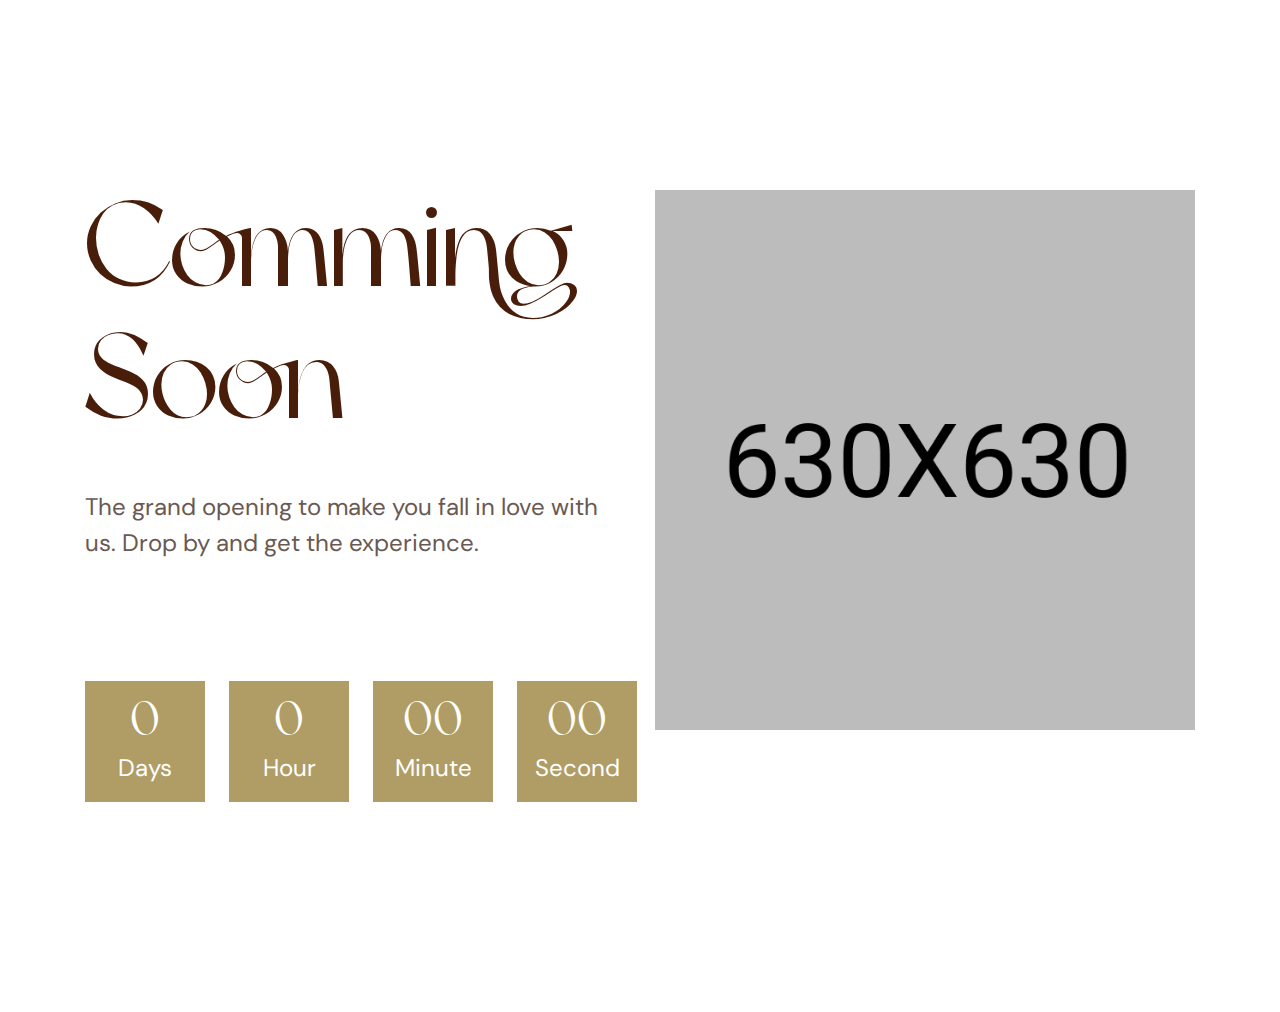
<file: comming-soon.html>
<!doctype html>
<html class="no-js" lang="zxx">
   <head>
      <meta charset="utf-8">
      <meta http-equiv="x-ua-compatible" content="ie=edge">
      <title>Vamary - Plastic Surgery HTML5 Template</title>
      <meta name="description" content="">
      <meta name="viewport" content="width=device-width, initial-scale=1">

      <!-- Place favicon.ico in the root directory -->
      <link rel="shortcut icon" type="image/x-icon" href="assets/img/logo/favicon.png">

      <!-- CSS here -->
      <link rel="stylesheet" href="assets/css/bootstrap.css">
      <link rel="stylesheet" href="assets/css/animate.css">
      <link rel="stylesheet" href="assets/css/swiper-bundle.css">
      <link rel="stylesheet" href="assets/css/slick.css">
      <link rel="stylesheet" href="assets/css/nouislider.css">
      <link rel="stylesheet" href="assets/css/magnific-popup.css">
      <link rel="stylesheet" href="assets/css/splide.css">
      <link rel="stylesheet" href="assets/css/font-awesome-pro.css">
      <link rel="stylesheet" href="assets/css/hover-reveal.css">
      <link rel="stylesheet" href="assets/css/odometer.css">
      <link rel="stylesheet" href="assets/css/spacing.css">
      <link rel="stylesheet" href="assets/css/main.css">
   </head>
   <body>
      <!--[if lte IE 9]>
      <p class="browserupgrade">You are using an <strong>outdated</strong> browser. Please <a href="https://browsehappy.com/">upgrade your browser</a> to improve your experience and security.</p>
      <![endif]-->


      <!-- pre loader area start -->
      <div id="loading">
         <div id="loading-center">
            <div id="loading-center-absolute">
               <div class="object" id="object_one"></div>
               <div class="object" id="object_two" style="left:20px;"></div>
               <div class="object" id="object_three" style="left:40px;"></div>
               <div class="object" id="object_four" style="left:60px;"></div>
               <div class="object" id="object_five" style="left:80px;"></div>
            </div>
         </div>
      </div>
      <!-- pre loader area end -->

      <main>

         <!-- comming-soon-area-star -->
         <section class="comming-soon pt-190  pb-190">
            <div class="comming-soon-bg"></div>
            <div class="container">
               <div class="row">
                  <div class="col-lg-6 order-2 order-lg-1">
                     <div class="comming-soon-wrapper">
                        <div class="comming-soon mb-120">
                           <h4 class="comming-soon-title mb-35">Comming Soon</h4>
                           <p>The grand opening to make you fall in love with <br> us. Drop by and get the experience.</p>
                        </div>
                        <div class="tpcoming__count">
                           <div class="tpcoming__countdown" data-countdown="2023/11/10"></div>
                        </div>
                     </div>
                  </div>
                  <div class="col-lg-6 order-1 order-lg-2">
                     <div class="comming-soon-wrap p-relative mb-40">
                        <div class="comming-soon-thumb">
                           <img src="assets/img/banner/comming-soon-1.png" alt="">
                        </div>
                        <div class="comming-soon-shape">
                           <img src="assets/img/shape/yellow-shape-1.png" alt="">
                        </div>
                     </div>
                  </div>
               </div>
            </div>
         </section>
         <!-- comming-soon-area-end -->

      </main>

      <!-- JS here -->
      <script src="assets/js/vendor/jquery.js"></script>
      <script src="assets/js/vendor/waypoints.js"></script>
      <script src="assets/js/bootstrap-bundle.js"></script>
      <script src="assets/js/meanmenu.js"></script>
      <script src="assets/js/swiper-bundle.js"></script>
      <script src="assets/js/nouislider.js"></script>
      <script src="assets/js/magnific-popup.js"></script>
      <script src="assets/js/parallax.js"></script>
      <script src="assets/js/nice-select.js"></script>
      <script src="assets/js/wow.js"></script>
      <script src="assets/js/isotope-pkgd.js"></script>
      <script src="assets/js/imagesloaded-pkgd.js"></script>
      <script src="assets/js/odometer.min.js"></script>
      <script src="assets/js/hover-reveal.js"></script>
      <script src="assets/js/tween-max.js"></script>
      <script src="assets/js/jquery.appear.js"></script>
      <script src="assets/js/splide.js"></script>
      <script src="assets/js/slick.js"></script>
      <script src="assets/js/pignose.calendar.full.min.js"></script>
      <script src="assets/js/countdown.js"></script>
      <script src="assets/js/ajax-form.js"></script>
      <script src="assets/js/main.js"></script>
   </body>
</html>
</file>
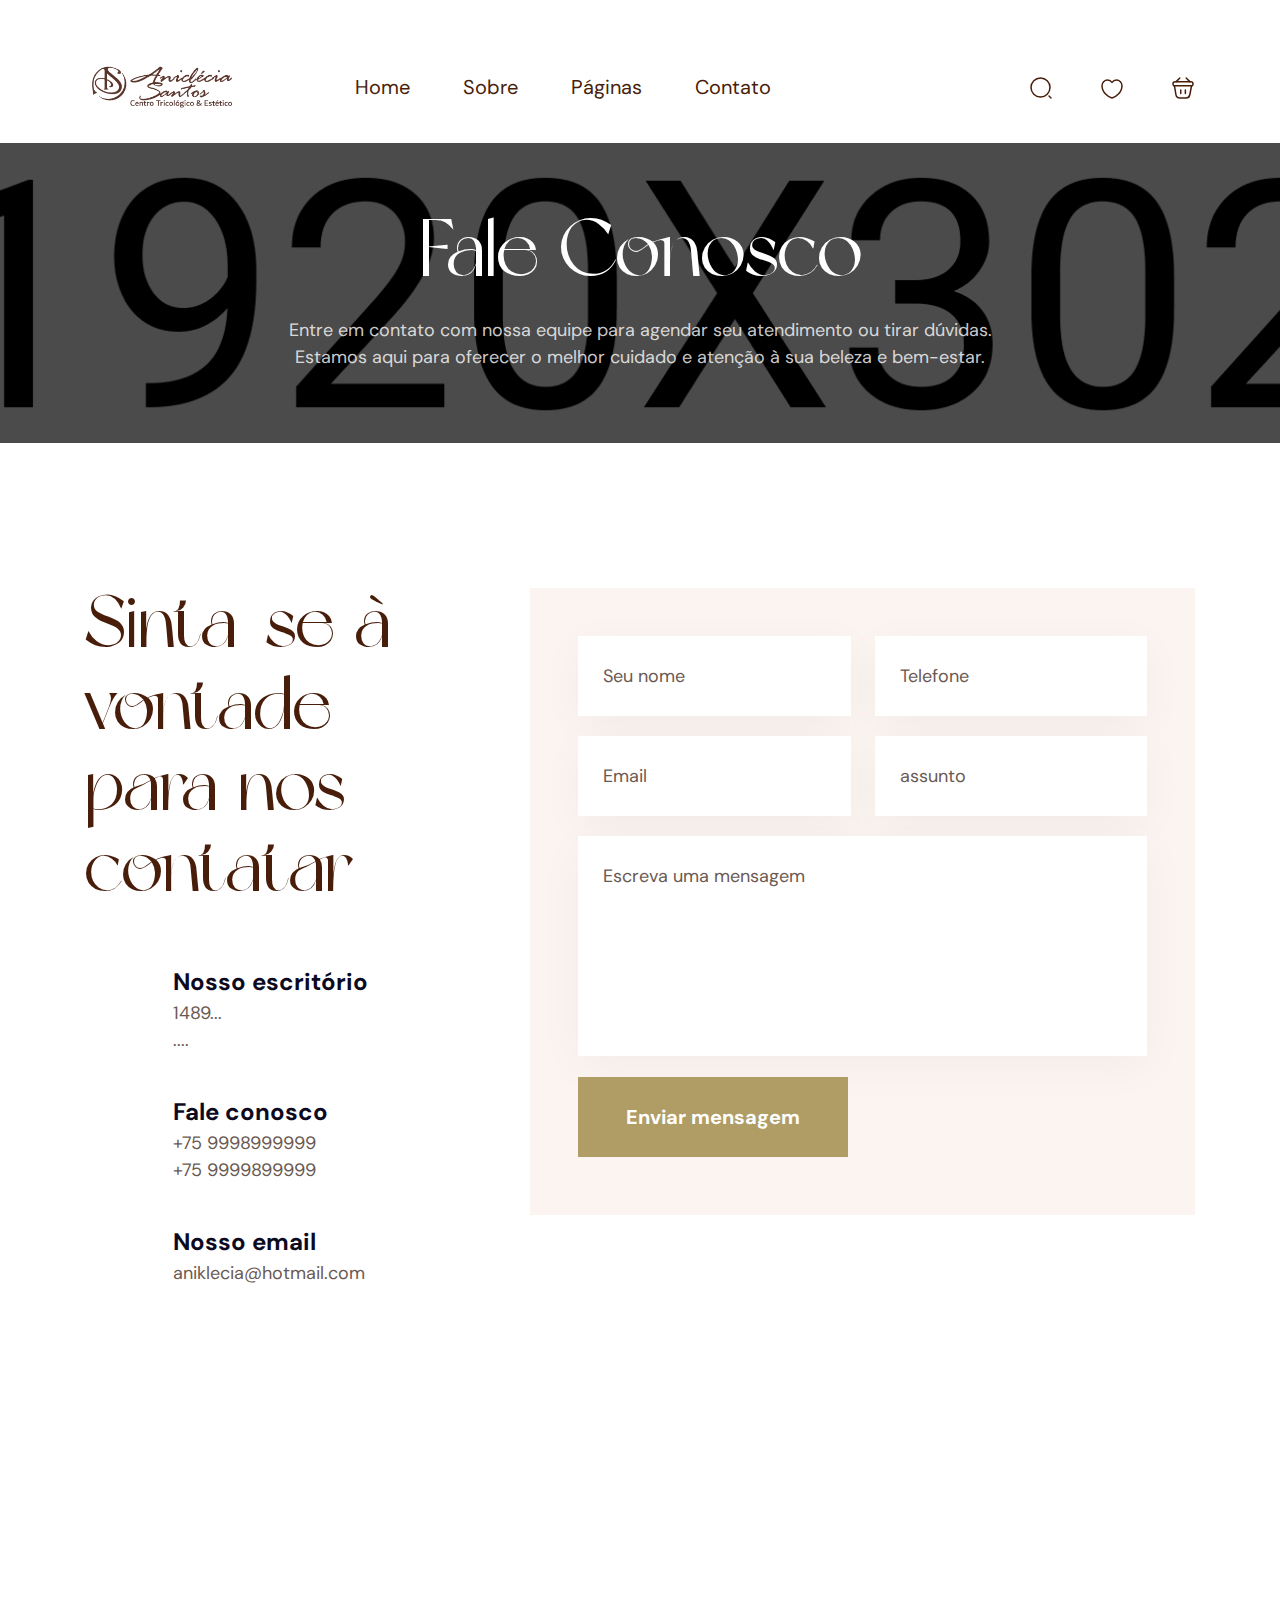
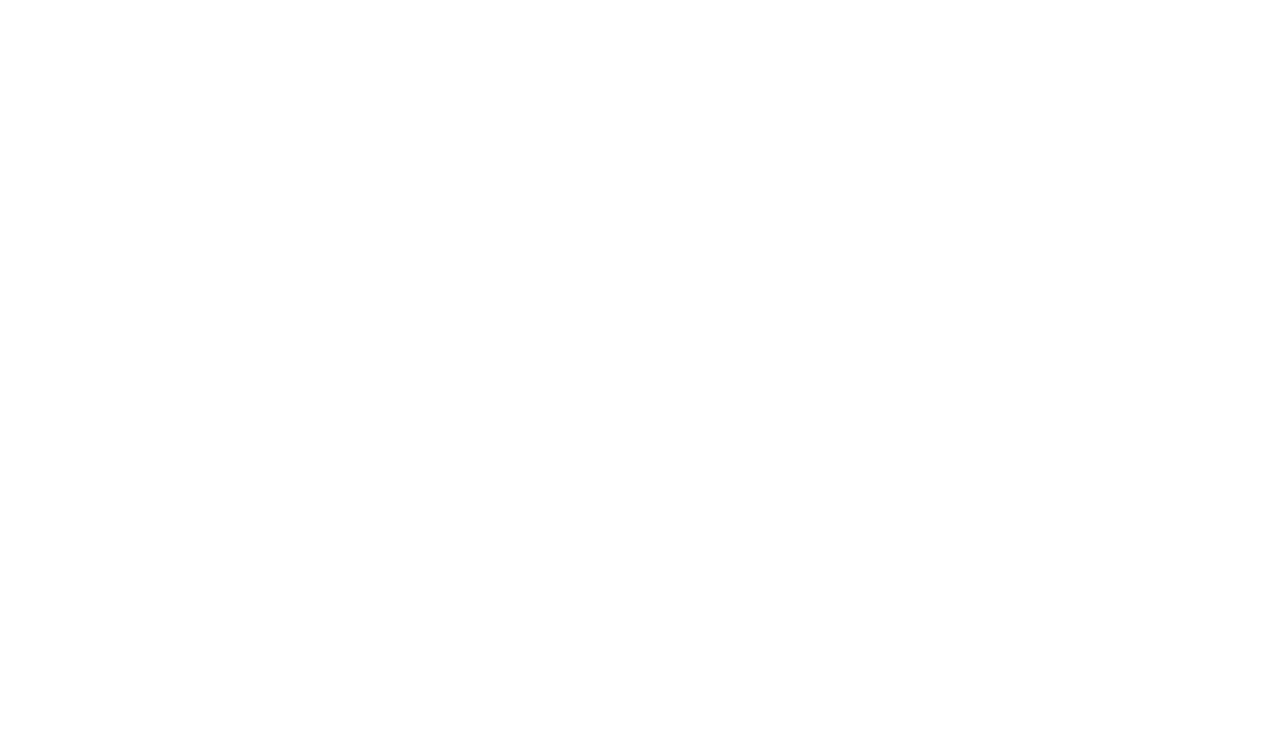
<file: contact.html>
<!doctype html>
<html class="no-js" lang="zxx">
   <head>
      <meta charset="utf-8">
      <meta http-equiv="x-ua-compatible" content="ie=edge">
      <title>Aniclécia Estética Avançada</title>
      <meta name="description" content="">
      <meta name="viewport" content="width=device-width, initial-scale=1">

      <!-- Place favicon.ico in the root directory -->
      <link rel="shortcut icon" type="image/x-icon" href="assets/img/logo/LOGO_ANICLÉCIA_SANTOS_ALTERADA-1-removebg-preview.png">

      <!-- CSS here -->
      <link rel="stylesheet" href="assets/css/bootstrap.css">
      <link rel="stylesheet" href="assets/css/animate.css">
      <link rel="stylesheet" href="assets/css/swiper-bundle.css">
      <link rel="stylesheet" href="assets/css/slick.css">
      <link rel="stylesheet" href="assets/css/nouislider.css">
      <link rel="stylesheet" href="assets/css/magnific-popup.css">
      <link rel="stylesheet" href="assets/css/splide.css">
      <link rel="stylesheet" href="assets/css/font-awesome-pro.css">
      <link rel="stylesheet" href="assets/css/hover-reveal.css">
      <link rel="stylesheet" href="assets/css/odometer.css">
      <link rel="stylesheet" href="assets/css/spacing.css">
      <link rel="stylesheet" href="assets/css/main.css">
   </head>
   <body>
      <!--[if lte IE 9]>
      <p class="browserupgrade">You are using an <strong>outdated</strong> browser. Please <a href="https://browsehappy.com/">upgrade your browser</a> to improve your experience and security.</p>
      <![endif]-->


      <!-- pre loader area start -->
      <div id="loading">
         <div id="loading-center">
            <div id="loading-center-absolute">
               <div class="object" id="object_one"></div>
               <div class="object" id="object_two" style="left:20px;"></div>
               <div class="object" id="object_three" style="left:40px;"></div>
               <div class="object" id="object_four" style="left:60px;"></div>
               <div class="object" id="object_five" style="left:80px;"></div>
            </div>
         </div>
      </div>
      <!-- pre loader area end -->

      <!-- back to top start -->
      <div class="back-to-top-wrapper">
         <button id="back_to_top" type="button" class="back-to-top-btn">
            <svg width="12" height="7" viewBox="0 0 12 7" fill="none" xmlns="http://www.w3.org/2000/svg">
               <path d="M11 6L6 1L1 6" stroke="currentColor" stroke-width="1.5" stroke-linecap="round" stroke-linejoin="round"/>
            </svg>               
         </button>
      </div>
      <!-- back to top end -->

      <!-- header area start -->
      <header>
         <div class="header__area header-6">
            <div class="header__top theme-bg">
               <div class="container">
                  <div class="row">
                     <div class="col-lg-12">
                        <div class="header__top-content text-center">
                           <span></span>
                        </div>
                     </div>
                  </div>
               </div>
            </div>
            <div class="header__bottom" id="header-sticky">
               <div class="container">
                  <div class="row align-items-center">
                     <div class="col-xxl-3 col-xl-2 col-lg-6 col-md-6 col-6">
                        <div class="logo">
                           <a href="index.html">
                              <img src="assets/img/logo/LOGO_ANICLÉCIA_SANTOS_ALTERADA-1-removebg-preview.png" alt="logo">
                           </a>
                        </div>
                     </div>
                     <div class="col-xxl-6 col-xl-7 d-none d-xl-block">
                        <div class="main-menu menu-position">
                           <nav id="mobile-menu" class="tp-main-menu-content">
                              <ul>
                                 <li class="has-dropdown">
                                    <a href="index.html">Home</a>
                                    <div class="tp-submenu has-homemenu">
                                       <div class="row gx-6 row-cols-1 row-cols-sm-2 row-cols-xl-4">
                                         
                                         
                                        
                                       
                                         
                                       </div>
                                    </div>
                                 </li>
                                 <li>
                                    <a href="about.html">Sobre</a>
                                 </li>
                                 <li class="has-dropdown">
                                    <a href="#">Páginas</a>
                                    <ul class="tp-submenu">
                         
                                       <li><a href="services.html">Serviços</a></li>
                     
                                       <li><a href="team.html">Time</a></li>
                           
                                       <li><a href="faq.html">FAQ</a></li>
                           
                                 
                                    </ul>
                                 </li>
                                
                                 <li>
                                    <a href="contact.html">Contato</a>
                                 </li>
                              </ul>
                           </nav>
                        </div>
                     </div>
                     <div class="col-xxl-3 col-xl-3 col-lg-6 col-md-6 col-6">
                        <div class="header__bottom-right d-flex justify-content-end align-items-center">
                           <div class="d-none d-sm-block">
                              <div class="header__right header-3__right header__opacity d-flex justify-content-end align-items-center">
                                 <button class="tp-search-toggle">
                                    <span>
                                       <svg width="24" height="24" viewBox="0 0 24 24" fill="none" xmlns="http://www.w3.org/2000/svg">
                                          <path d="M11.5 21C16.7467 21 21 16.7467 21 11.5C21 6.25329 16.7467 2 11.5 2C6.25329 2 2 6.25329 2 11.5C2 16.7467 6.25329 21 11.5 21Z" stroke="currentColor" stroke-width="1.5" stroke-linecap="round" stroke-linejoin="round"/>
                                          <path d="M22 22L20 20" stroke="currentColor" stroke-width="1.5" stroke-linecap="round" stroke-linejoin="round"/>
                                       </svg>
                                    </span>
                                 </button>
                                 <a href="wishlist.html">
                                    <span>
                                       <svg width="22" height="20" viewBox="0 0 22 20" fill="none" xmlns="http://www.w3.org/2000/svg">
                                          <path d="M11.62 18.8096C11.28 18.9296 10.72 18.9296 10.38 18.8096C7.48 17.8196 1 13.6896 1 6.68961C1 3.59961 3.49 1.09961 6.56 1.09961C8.38 1.09961 9.99 1.97961 11 3.33961C12.01 1.97961 13.63 1.09961 15.44 1.09961C18.51 1.09961 21 3.59961 21 6.68961C21 13.6896 14.52 17.8196 11.62 18.8096Z" stroke="currentColor" stroke-width="1.5" stroke-linecap="round" stroke-linejoin="round"/>
                                       </svg>
                                    </span>
                                 </a>
                                 <div class="cart-list-wrap">
                                    <a href="cart.html" class="cart-list-wrapper">
                                       <span>
                                          <svg width="24" height="24" viewBox="0 0 24 24" fill="none" xmlns="http://www.w3.org/2000/svg">
                                             <path d="M8.81141 2L5.19141 5.63" stroke="currentColor" stroke-width="1.5" stroke-miterlimit="10" stroke-linecap="round" stroke-linejoin="round"/>
                                             <path d="M15.1914 2L18.8114 5.63" stroke="currentColor" stroke-width="1.5" stroke-miterlimit="10" stroke-linecap="round" stroke-linejoin="round"/>
                                             <path d="M2 7.84961C2 5.99961 2.99 5.84961 4.22 5.84961H19.78C21.01 5.84961 22 5.99961 22 7.84961C22 9.99961 21.01 9.84961 19.78 9.84961H4.22C2.99 9.84961 2 9.99961 2 7.84961Z" stroke="currentColor" stroke-width="1.5"/>
                                             <path d="M9.76172 14V17.55" stroke="currentColor" stroke-width="1.5" stroke-linecap="round"/>
                                             <path d="M14.3594 14V17.55" stroke="currentColor" stroke-width="1.5" stroke-linecap="round"/>
                                             <path d="M3.5 10L4.91 18.64C5.23 20.58 6 22 8.86 22H14.89C18 22 18.46 20.64 18.82 18.76L20.5 10" stroke="currentColor" stroke-width="1.5" stroke-linecap="round"/>
                                          </svg>                                       
                                       </span>
                                    </a>
                                    <div class="mini-cart-box">
                                       <div class="mini-cart cart-list">
                                         
                                         
                                         
                                       </div>
                                      
                                    </div>
                                 </div>
                              </div>
                           </div>
                           <div class="offcanvas-btn header__offcanvas-btn d-xl-none ml-20">
                              <button class="offcanvas-open-btn"><i class="fa-solid fa-bars"></i></button>
                           </div>
                        </div>
                     </div>
                  </div>
               </div>
            </div>
         </div>
      </header>
      <!-- header area end -->

      <!-- offcanvas area start -->
      <div class="offcanvas__area">
         <div class="offcanvas__wrapper">
            <div class="offcanvas__close">
               <button class="offcanvas__close-btn offcanvas-close-btn">
                  <svg width="12" height="12" viewBox="0 0 12 12" fill="none" xmlns="http://www.w3.org/2000/svg">
                     <path d="M11 1L1 11" stroke="currentColor" stroke-width="1.5" stroke-linecap="round"
                        stroke-linejoin="round" />
                     <path d="M1 1L11 11" stroke="currentColor" stroke-width="1.5" stroke-linecap="round"
                        stroke-linejoin="round" />
                  </svg>
               </button>
            </div>
            <div class="offcanvas__content">
               <div class="offcanvas__top mb-70 d-flex justify-content-between align-items-center">
                  <div class="offcanvas__logo logo">
                     <a href="index.html">
                        <img src="assets/img/logo/LOGO_ANICLÉCIA_SANTOS_ALTERADA-1-removebg-preview.png" alt="logo">
                     </a>
                  </div>
               </div>
               <div class="tp-main-menu-mobile"></div>
               <div class="offcanvas__btn">
                  <a href="contact.html" class="tp-btn-offcanvas">Cpontate-nos<i
                        class="fa-regular fa-chevron-right"></i></a>
               </div>
               <div class="side-info-contact">
                  <span>Nós estamos aqui</span>
                  <p>1489.. <br> ...</p>
               </div>
               <div class="side-info-social">
                        <a href="#"><i class="fa-brands fa-instagram"></i></a>
               <a href="#"><i class="fa-brands fa-whatsapp"></i></a>

               </div>
            </div>
         </div>
      </div>
      <div class="body-overlay"></div>
      <!-- offcanvas area end -->

  

      <main>

         <!-- breadcrumb-area-start -->
         <section class="breadcrumb-area tpbreadcrumb-overlay" data-background="assets/img/breadcrumb/breadcrumb-bg-2.jpg">
            <div class="container">
               <div class="row align-items-center">
                  <div class="col-12">
                     <div class="tpbreadcrumb text-center">
                           <h2 class="tpbreadcrumb-title">Fale Conosco</h2>
         <p>Entre em contato com nossa equipe para agendar seu atendimento ou tirar dúvidas. <br> Estamos aqui para oferecer o melhor cuidado e atenção à sua beleza e bem-estar.</p>

                     </div>
                  </div>
               </div>
            </div>
         </section>
         <!-- breadcrumb-area-end -->

         <!-- contact-area-start -->
         <section class="contact-area pt-145 pb-85">
            <div class="container">
               <div class="row">
                  <div class="col-xl-4 col-lg-5">
                     <div class="contact-inner mb-60">
                        <div class="tpsection mb-50">
                       <h2 class="tpsection-title">Sinta-se à vontade para nos contatar</h2>

                        </div>
                        <div class="contact-inner-info">
                           <div class="contact-inner-item mb-40">
                              <div class="contact-inner-item-icon">
                                 <span>
                                    <svg width="18" height="22" viewBox="0 0 18 22" fill="none" xmlns="http://www.w3.org/2000/svg">
                                       <path d="M9 21.7279L2.636 15.3639C1.37734 14.1052 0.520187 12.5016 0.172928 10.7558C-0.17433 9.00995 0.00390685 7.20035 0.685099 5.55582C1.36629 3.91129 2.51984 2.50569 3.99988 1.51677C5.47992 0.527838 7.21998 0 9 0C10.78 0 12.5201 0.527838 14.0001 1.51677C15.4802 2.50569 16.6337 3.91129 17.3149 5.55582C17.9961 7.20035 18.1743 9.00995 17.8271 10.7558C17.4798 12.5016 16.6227 14.1052 15.364 15.3639L9 21.7279ZM13.95 13.9499C14.9289 12.9709 15.5955 11.7236 15.8656 10.3658C16.1356 9.00795 15.9969 7.60052 15.4671 6.32148C14.9373 5.04244 14.04 3.94923 12.8889 3.18009C11.7378 2.41095 10.3844 2.00043 9 2.00043C7.61557 2.00043 6.26222 2.41095 5.11109 3.18009C3.95996 3.94923 3.06275 5.04244 2.53292 6.32148C2.00308 7.60052 1.86442 9.00795 2.13445 10.3658C2.40449 11.7236 3.07111 12.9709 4.05 13.9499L9 18.8999L13.95 13.9499ZM9 10.9999C8.46957 10.9999 7.96086 10.7892 7.58579 10.4141C7.21072 10.0391 7 9.53035 7 8.99992C7 8.46949 7.21072 7.96078 7.58579 7.58571C7.96086 7.21064 8.46957 6.99992 9 6.99992C9.53044 6.99992 10.0391 7.21064 10.4142 7.58571C10.7893 7.96078 11 8.46949 11 8.99992C11 9.53035 10.7893 10.0391 10.4142 10.4141C10.0391 10.7892 9.53044 10.9999 9 10.9999Z" fill="currentColor"/>
                                    </svg>
                                 </span>
                              </div>
                              <div class="contact-inner-item-content">
                                 <p>Nosso escritório</p>
                                 <span>1489... <br> ....</span>
                              </div>
                           </div>
                           <div class="contact-inner-item mb-40">
                              <div class="contact-inner-item-icon">
                                 <span>
                                    <svg width="18" height="18" viewBox="0 0 18 18" fill="none" xmlns="http://www.w3.org/2000/svg">
                                       <path d="M6.366 7.682C7.30434 9.33048 8.66952 10.6957 10.318 11.634L11.202 10.396C11.3442 10.1969 11.5543 10.0569 11.7928 10.0023C12.0313 9.94779 12.2814 9.98254 12.496 10.1C13.9103 10.8729 15.4722 11.3378 17.079 11.464C17.3298 11.4839 17.5638 11.5975 17.7345 11.7823C17.9052 11.9671 18 12.2094 18 12.461V16.923C18.0001 17.1706 17.9083 17.4094 17.7424 17.5932C17.5765 17.777 17.3483 17.8927 17.102 17.918C16.572 17.973 16.038 18 15.5 18C6.94 18 0 11.06 0 2.5C0 1.962 0.027 1.428 0.082 0.898C0.107255 0.651697 0.222984 0.423521 0.40679 0.257634C0.590595 0.0917472 0.829406 -5.33578e-05 1.077 2.32673e-08H5.539C5.79056 -3.15185e-05 6.0329 0.0947515 6.21768 0.265451C6.40247 0.43615 6.51613 0.670224 6.536 0.921C6.66222 2.52779 7.12708 4.08968 7.9 5.504C8.01746 5.71856 8.05221 5.96874 7.99767 6.2072C7.94312 6.44565 7.80306 6.65584 7.604 6.798L6.366 7.682ZM3.844 7.025L5.744 5.668C5.20478 4.50409 4.83535 3.26884 4.647 2H2.01C2.004 2.166 2.001 2.333 2.001 2.5C2 9.956 8.044 16 15.5 16C15.667 16 15.834 15.997 16 15.99V13.353C14.7312 13.1646 13.4959 12.7952 12.332 12.256L10.975 14.156C10.4287 13.9437 9.89801 13.6931 9.387 13.406L9.329 13.373C7.36758 12.2567 5.74328 10.6324 4.627 8.671L4.594 8.613C4.30691 8.10199 4.05628 7.57134 3.844 7.025Z" fill="currentColor"/>
                                    </svg>
                                 </span>
                              </div>
                              <div class="contact-inner-item-content">
                                 <p>Fale conosco</p>
                                 <a href="tel:012345678">+75 9998999999</a>
                                 <a href="tel:012345678">+75 9999899999</a>
                              </div>
                           </div>
                           <div class="contact-inner-item mb-40">
                              <div class="contact-inner-item-icon">
                                 <span>
                                    <svg width="20" height="20" viewBox="0 0 20 20" fill="none" xmlns="http://www.w3.org/2000/svg">
                                       <path d="M0.243 5.85448L9.49 0.310478C9.64542 0.217227 9.82325 0.167969 10.0045 0.167969C10.1857 0.167969 10.3636 0.217227 10.519 0.310478L19.757 5.85548C19.8311 5.89989 19.8925 5.96276 19.9351 6.03794C19.9776 6.11313 20 6.19807 20 6.28448V19.0005C20 19.2657 19.8946 19.5201 19.7071 19.7076C19.5196 19.8951 19.2652 20.0005 19 20.0005H1C0.734784 20.0005 0.48043 19.8951 0.292893 19.7076C0.105357 19.5201 1.10073e-08 19.2657 1.10073e-08 19.0005V6.28348C-1.81179e-05 6.19707 0.0223578 6.11213 0.0649455 6.03694C0.107533 5.96176 0.168879 5.89889 0.243 5.85448ZM2 7.13348V18.0005H18V7.13248L10.004 2.33248L2 7.13248V7.13348ZM10.06 12.6985L15.356 8.23548L16.644 9.76548L10.074 15.3025L3.364 9.77248L4.636 8.22848L10.06 12.6985Z" fill="currentColor"/>
                                    </svg>
                                 </span>
                              </div>
                              <div class="contact-inner-item-content">
                                 <p>Nosso email</p>
                                 <a href="mailto:official@gmail.com">aniklecia@hotmail.com</a>
                           
                              </div>
                           </div>
                        </div>
                     </div>
                  </div>
                  <div class="col-xl-8 col-lg-7">
                     <div class="contact-inner-form ml-65 mb-60 wow fadeInRight" data-wow-duration="1s" data-wow-delay=".4s">
                        <form id="contact-form" action="assets/mail.php" method="POST">
                           <div class="row gx-4">
                              <div class="col-lg-6">
                                 <div class="form-inner-input">
                                    <input name="name" type="text" placeholder="Seu nome">
                                 </div>
                              </div>
                              <div class="col-lg-6">
                                 <div class="form-inner-input">
                                    <input name="phone" type="text" placeholder="Telefone">
                                 </div>
                              </div>
                              <div class="col-lg-6">
                                 <div class="form-inner-input">
                                    <input name="email" type="email" placeholder="Email ">
                                 </div>
                              </div>
                              <div class="col-lg-6">
                                 <div class="form-inner-input">
                                    <input name="subject" type="text" placeholder="assunto">
                                 </div>
                              </div>
                              <div class="col-lg-12">
                                 <div class="form-inner-input">
                                    <textarea placeholder="Escreva uma mensagem" name="message"></textarea>
                                 </div>
                              </div>
                           
                              <div class="col-lg-12">
                                 <div class="form-inner-btn">
                                    <button type="submit" class="tp-btn">Enviar mensagem</button>
                                 </div>
                              </div>
                              <p class="ajax-response"></p>
                           </div>
                        </form>
                     </div>
                  </div>
               </div>
            </div>
         </section>
         <!-- contact-area-end -->

         <!-- map-area-start -->
         <div class="map-area">
            <div class="tpmap-wrapper">
              

               <iframe src="https://www.google.com/maps/embed?pb=!1m18!1m12!1m3!1d3928.2915020881487!2d-38.3451494!3d-10.075184!2m3!1f0!2f0!3f0!3m2!1i1024!2i768!4f13.1!3m3!1m2!1s0x70e8bd57501183d%3A0xe9217bb7aed647ea!2sCentro%20Est%C3%A9tico%20Anicl%C3%A9cia%20Santos%20-%20Est%C3%A9tica!5e0!3m2!1spt-BR!2sbr!4v1747835471053!5m2!1spt-BR!2sbr" width="600" height="450" style="border:0;" allowfullscreen="" loading="lazy" referrerpolicy="no-referrer-when-downgrade"></iframe>
            </div>
         </div>
         <!-- map-area-end -->

       

      </main>
      
      <!-- footer-area-start -->
      <footer>
         <div class="footer-area theme-bg">
            <div class="footer-top-4">
               <div class="container">
                  <div class="footer-top-4-border pt-85">
                     <div class="row">
                        <div class="col-lg-3 col-md-6 col-sm-6">
                           <div class="footer-widget footer-4-col-1 mb-80 wow fadeInUp" data-wow-duration="1s" data-wow-delay=".2s">
                              <div class="footer-link">
                                 <ul>
                                     <li><a href="index.html">Home</a></li>
                                 <li><a href="about.html">Sobre</a></li>
                                 </ul>
                              </div>
                           </div>
                        </div>
                        <div class="col-lg-3 col-md-6 col-sm-6">
                           <div class="footer-widget footer-4-col-2 mb-80 wow fadeInUp" data-wow-duration="1s" data-wow-delay=".4s">
                              <div class="footer-link">
                                 <ul>
                                       <li><a href="team.html">Nosso Time</a></li>
                                 <li><a href="contact.html">Contato</a></li>
                                 </ul>
                              </div>
                           </div>
                        </div>
                        <div class="col-lg-6 col-md-10 col-sm-8">
                           <div class="footer-widget footer-4-col-3 mb-80 wow fadeInUp" data-wow-duration="1s" data-wow-delay=".6s">
                              <div class="footer-appoinment d-flex justify-content-lg-between align-items-center align-items-lg-end">
                                 <h4 class="appoinment">Faça um <br> Agendamento</h4>
                                 <a href="#"><span>
                                    <svg width="35" height="28" viewBox="0 0 35 28" fill="none" xmlns="http://www.w3.org/2000/svg">
                                       <g clip-path="url(#clip0_326_645)">
                                       <path d="M0 13.9954H35" stroke="currentColor" stroke-width="2" stroke-miterlimit="10"></path>
                                       <path d="M21.4453 0C21.4453 7.73574 27.5079 13.9953 35.0001 13.9953" stroke="currentColor" stroke-width="2" stroke-miterlimit="10"></path>
                                       <path d="M35.0001 13.9954C27.5079 13.9954 21.4453 20.255 21.4453 27.9907" stroke="currentColor" stroke-width="2" stroke-miterlimit="10"></path>
                                       </g>
                                       <defs>
                                       <clipPath id="clip0_326_6453">
                                       <rect width="35" height="28" fill="white"></rect>
                                       </clipPath>
                                       </defs>
                                    </svg>
                                 </span></a>
                              </div>
                           </div>
                        </div>
                     </div>
                  </div>
               </div>
            </div>
            <div class="footer-bottom-4 theme-bg">
               <div class="container">
                  <div class="row">
                     <div class="col-lg-12">
                        <div class="footer-copyright text-center">
                           <span>Copyright © 2025 Aniclécia Estética Avançada | Desenvolvido por Inewtech</span>
                        </div>
                     </div>
                  </div>
               </div>
            </div>
         </div>
      </footer>
      <!-- footer-area-end -->



      <!-- JS here -->
      <script src="assets/js/vendor/jquery.js"></script>
      <script src="assets/js/vendor/waypoints.js"></script>
      <script src="assets/js/bootstrap-bundle.js"></script>
      <script src="assets/js/meanmenu.js"></script>
      <script src="assets/js/swiper-bundle.js"></script>
      <script src="assets/js/nouislider.js"></script>
      <script src="assets/js/magnific-popup.js"></script>
      <script src="assets/js/parallax.js"></script>
      <script src="assets/js/nice-select.js"></script>
      <script src="assets/js/counterup.js"></script>
      <script src="assets/js/wow.js"></script>
      <script src="assets/js/isotope-pkgd.js"></script>
      <script src="assets/js/imagesloaded-pkgd.js"></script>
      <script src="assets/js/odometer.min.js"></script>
      <script src="assets/js/hover-reveal.js"></script>
      <script src="assets/js/tween-max.js"></script>
      <script src="assets/js/jquery.appear.js"></script>
      <script src="assets/js/splide.js"></script>
      <script src="assets/js/slick.js"></script>
      <script src="assets/js/pignose.calendar.full.min.js"></script>
      <script src="assets/js/ajax-form.js"></script>
      <script src="assets/js/main.js"></script>
   </body>
</html>
</file>
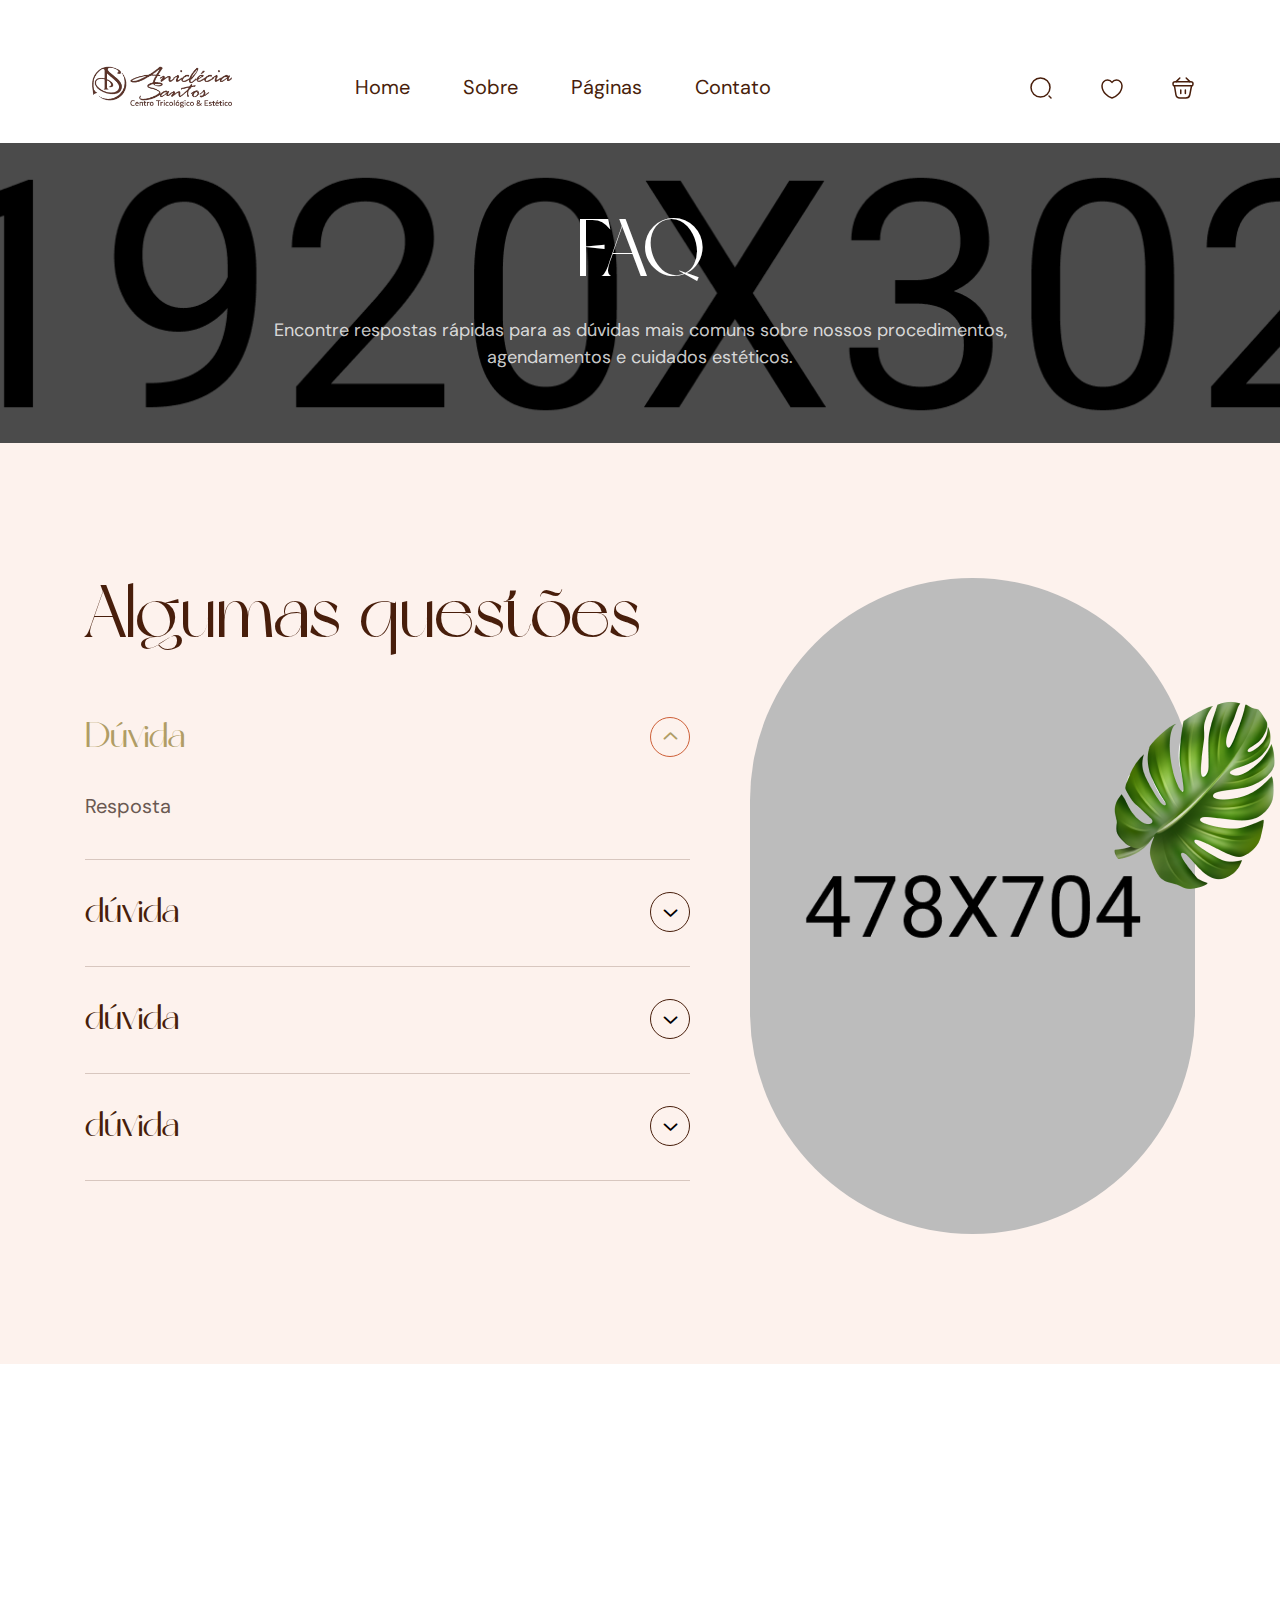
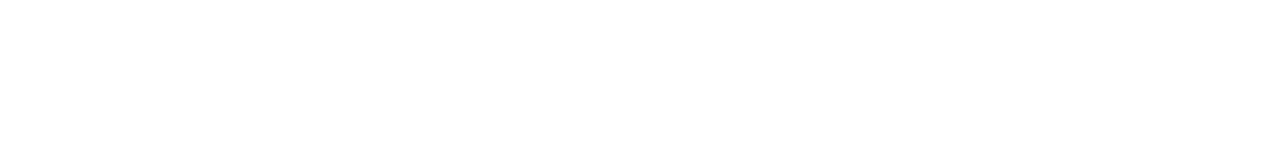
<file: faq.html>
<!doctype html>
<html class="no-js" lang="zxx">
   <head>
      <meta charset="utf-8">
      <meta http-equiv="x-ua-compatible" content="ie=edge">
      <title>Aniclécia Estética Avançada</title>
      <meta name="description" content="">
      <meta name="viewport" content="width=device-width, initial-scale=1">

      <!-- Place favicon.ico in the root directory -->
      <link rel="shortcut icon" type="image/x-icon" href="assets/img/logo/LOGO_ANICLÉCIA_SANTOS_ALTERADA-1-removebg-preview.png">

      <!-- CSS here -->
      <link rel="stylesheet" href="assets/css/bootstrap.css">
      <link rel="stylesheet" href="assets/css/animate.css">
      <link rel="stylesheet" href="assets/css/swiper-bundle.css">
      <link rel="stylesheet" href="assets/css/slick.css">
      <link rel="stylesheet" href="assets/css/nouislider.css">
      <link rel="stylesheet" href="assets/css/magnific-popup.css">
      <link rel="stylesheet" href="assets/css/splide.css">
      <link rel="stylesheet" href="assets/css/font-awesome-pro.css">
      <link rel="stylesheet" href="assets/css/hover-reveal.css">
      <link rel="stylesheet" href="assets/css/odometer.css">
      <link rel="stylesheet" href="assets/css/spacing.css">
      <link rel="stylesheet" href="assets/css/main.css">
   </head>
   <body>
      <!--[if lte IE 9]>
      <p class="browserupgrade">You are using an <strong>outdated</strong> browser. Please <a href="https://browsehappy.com/">upgrade your browser</a> to improve your experience and security.</p>
      <![endif]-->


      <!-- pre loader area start -->
      <div id="loading">
         <div id="loading-center">
            <div id="loading-center-absolute">
               <div class="object" id="object_one"></div>
               <div class="object" id="object_two" style="left:20px;"></div>
               <div class="object" id="object_three" style="left:40px;"></div>
               <div class="object" id="object_four" style="left:60px;"></div>
               <div class="object" id="object_five" style="left:80px;"></div>
            </div>
         </div>
      </div>
      <!-- pre loader area end -->

      <!-- back to top start -->
      <div class="back-to-top-wrapper">
         <button id="back_to_top" type="button" class="back-to-top-btn">
            <svg width="12" height="7" viewBox="0 0 12 7" fill="none" xmlns="http://www.w3.org/2000/svg">
               <path d="M11 6L6 1L1 6" stroke="currentColor" stroke-width="1.5" stroke-linecap="round" stroke-linejoin="round"/>
            </svg>               
         </button>
      </div>
      <!-- back to top end -->

      <!-- header area start -->
      <header>
         <div class="header__area header-6">
            <div class="header__top theme-bg">
               <div class="container">
                  <div class="row">
                     <div class="col-lg-12">
                        <div class="header__top-content text-center">
                           <span></span>
                        </div>
                     </div>
                  </div>
               </div>
            </div>
            <div class="header__bottom" id="header-sticky">
               <div class="container">
                  <div class="row align-items-center">
                     <div class="col-xxl-3 col-xl-2 col-lg-6 col-md-6 col-6">
                        <div class="logo">
                           <a href="index.html">
                              <img src="assets/img/logo/LOGO_ANICLÉCIA_SANTOS_ALTERADA-1-removebg-preview.png" alt="logo">
                           </a>
                        </div>
                     </div>
                     <div class="col-xxl-6 col-xl-7 d-none d-xl-block">
                        <div class="main-menu menu-position">
                           <nav id="mobile-menu" class="tp-main-menu-content">
                              <ul>
                                 <li class="has-dropdown">
                                    <a href="index.html">Home</a>
                                    <div class="tp-submenu has-homemenu">
                                       <div class="row gx-6 row-cols-1 row-cols-sm-2 row-cols-xl-4">
                                         
                                        
                                       </div>
                                    </div>
                                 </li>
                                 <li>
                                    <a href="about.html">Sobre</a>
                                 </li>
                                 <li class="has-dropdown">
                                    <a href="#">Páginas</a>
                                    <ul class="tp-submenu">
                                  
                                       <li><a href="services.html">Serviços</a></li>
                                  
                                       <li><a href="team.html">Time</a></li>
                                
                                       <li><a href="faq.html">FAQ</a></li>
                                       <li><a href="appointment.html">Agendamento</a></li>
                                      
                                    </ul>
                                 </li>
                               
                                 <li>
                                    <a href="contact.html">Contato</a>
                                 </li>
                              </ul>
                           </nav>
                        </div>
                     </div>
                     <div class="col-xxl-3 col-xl-3 col-lg-6 col-md-6 col-6">
                        <div class="header__bottom-right d-flex justify-content-end align-items-center">
                           <div class="d-none d-sm-block">
                              <div class="header__right header-3__right header__opacity d-flex justify-content-end align-items-center">
                                 <button class="tp-search-toggle">
                                    <span>
                                       <svg width="24" height="24" viewBox="0 0 24 24" fill="none" xmlns="http://www.w3.org/2000/svg">
                                          <path d="M11.5 21C16.7467 21 21 16.7467 21 11.5C21 6.25329 16.7467 2 11.5 2C6.25329 2 2 6.25329 2 11.5C2 16.7467 6.25329 21 11.5 21Z" stroke="currentColor" stroke-width="1.5" stroke-linecap="round" stroke-linejoin="round"/>
                                          <path d="M22 22L20 20" stroke="currentColor" stroke-width="1.5" stroke-linecap="round" stroke-linejoin="round"/>
                                       </svg>
                                    </span>
                                 </button>
                                 <a href="wishlist.html">
                                    <span>
                                       <svg width="22" height="20" viewBox="0 0 22 20" fill="none" xmlns="http://www.w3.org/2000/svg">
                                          <path d="M11.62 18.8096C11.28 18.9296 10.72 18.9296 10.38 18.8096C7.48 17.8196 1 13.6896 1 6.68961C1 3.59961 3.49 1.09961 6.56 1.09961C8.38 1.09961 9.99 1.97961 11 3.33961C12.01 1.97961 13.63 1.09961 15.44 1.09961C18.51 1.09961 21 3.59961 21 6.68961C21 13.6896 14.52 17.8196 11.62 18.8096Z" stroke="currentColor" stroke-width="1.5" stroke-linecap="round" stroke-linejoin="round"/>
                                       </svg>
                                    </span>
                                 </a>
                                 <div class="cart-list-wrap">
                                    <a href="cart.html" class="cart-list-wrapper">
                                       <span>
                                          <svg width="24" height="24" viewBox="0 0 24 24" fill="none" xmlns="http://www.w3.org/2000/svg">
                                             <path d="M8.81141 2L5.19141 5.63" stroke="currentColor" stroke-width="1.5" stroke-miterlimit="10" stroke-linecap="round" stroke-linejoin="round"/>
                                             <path d="M15.1914 2L18.8114 5.63" stroke="currentColor" stroke-width="1.5" stroke-miterlimit="10" stroke-linecap="round" stroke-linejoin="round"/>
                                             <path d="M2 7.84961C2 5.99961 2.99 5.84961 4.22 5.84961H19.78C21.01 5.84961 22 5.99961 22 7.84961C22 9.99961 21.01 9.84961 19.78 9.84961H4.22C2.99 9.84961 2 9.99961 2 7.84961Z" stroke="currentColor" stroke-width="1.5"/>
                                             <path d="M9.76172 14V17.55" stroke="currentColor" stroke-width="1.5" stroke-linecap="round"/>
                                             <path d="M14.3594 14V17.55" stroke="currentColor" stroke-width="1.5" stroke-linecap="round"/>
                                             <path d="M3.5 10L4.91 18.64C5.23 20.58 6 22 8.86 22H14.89C18 22 18.46 20.64 18.82 18.76L20.5 10" stroke="currentColor" stroke-width="1.5" stroke-linecap="round"/>
                                          </svg>                                       
                                       </span>
                                    </a>
                                          <div class="mini-cart-box">
                                       <div class="mini-cart cart-list">
                                          <div class="mini-cart-item">
                                           
                                          </div>
                                  
                                         
                                       </div>
                                      
                                     
                                    </div>
                                 </div>
                              </div>
                           </div>
                           <div class="offcanvas-btn header__offcanvas-btn d-xl-none ml-20">
                              <button class="offcanvas-open-btn"><i class="fa-solid fa-bars"></i></button>
                           </div>
                        </div>
                     </div>
                  </div>
               </div>
            </div>
         </div>
      </header>
      <!-- header area end -->

      <!-- offcanvas area start -->
      <div class="offcanvas__area">
         <div class="offcanvas__wrapper">
            <div class="offcanvas__close">
               <button class="offcanvas__close-btn offcanvas-close-btn">
                  <svg width="12" height="12" viewBox="0 0 12 12" fill="none" xmlns="http://www.w3.org/2000/svg">
                     <path d="M11 1L1 11" stroke="currentColor" stroke-width="1.5" stroke-linecap="round"
                        stroke-linejoin="round" />
                     <path d="M1 1L11 11" stroke="currentColor" stroke-width="1.5" stroke-linecap="round"
                        stroke-linejoin="round" />
                  </svg>
               </button>
            </div>
            <div class="offcanvas__content">
               <div class="offcanvas__top mb-70 d-flex justify-content-between align-items-center">
                  <div class="offcanvas__logo logo">
                     <a href="index.html">
                        <img src="assets/img/logo/logo.png" alt="logo">
                     </a>
                  </div>
               </div>
               <div class="tp-main-menu-mobile"></div>
               <div class="offcanvas__btn">
                  <a href="contact.html" class="tp-btn-offcanvas">Agende agora <i
                        class="fa-regular fa-chevron-right"></i></a>
               </div>
               <div class="side-info-contact">
                  <span>Nós estamos aqui</span>
                  <p>1489 ... <br>...</p>
               </div>
               <div class="side-info-social">
                  <a href="#"><i class="fa-brands fa-facebook-f"></i></a>
                  <a href="#"><i class="fa-brands fa-twitter"></i></a>
                  <a href="#"><i class="fa-brands fa-pinterest-p"></i></a>
                  <a href="#"><i class="fa-solid fa-paper-plane"></i></a>
               </div>
            </div>
         </div>
      </div>
      <div class="body-overlay"></div>


      <main>

         <!-- breadcrumb-area-start -->
         <section class="breadcrumb-area tpbreadcrumb-overlay" data-background="assets/img/breadcrumb/breadcrumb-bg-1.jpg">
            <div class="container">
               <div class="row align-items-center">
                  <div class="col-12">
                     <div class="tpbreadcrumb text-center">
                        <h2 class="tpbreadcrumb-title">FAQ</h2>
                        <p>Encontre respostas rápidas para as dúvidas mais comuns sobre nossos procedimentos, <br> agendamentos e cuidados estéticos. </p>
                     </div>
                  </div>
               </div>
            </div>
         </section>
         <!-- breadcrumb-area-end -->

         <!-- faq-area-start -->
         <section class="faq-area theme-bg-6 pt-135 pb-130">
            <div class="container">
               <div class="row">
                  <div class="col-lg-7">
                     <div class="tpfaq-3 mr-30 mb-50">
                        <div class="tpsection mb-25">
                           <h2 class="tpsection-title">Algumas questões</h2>
                        </div>
                        <div class="tpfaq-3-accordion">
                           <div class="accordion" id="accordionExample">
                              <div class="accordion-item">
                                 <h2 class="accordion-header" id="headingOne">
                                    <button class="accordion-button" type="button" data-bs-toggle="collapse" data-bs-target="#collapseOne" aria-expanded="true" aria-controls="collapseOne">
                                 Dúvida
                                    </button>
                                 </h2>
                                 <div id="collapseOne" class="accordion-collapse collapse show" aria-labelledby="headingOne" data-bs-parent="#accordionExample">
                                    <div class="accordion-body">
                                    <p>Resposta</p>
                                    </div>
                                 </div>
                              </div>
                              <div class="accordion-item">
                                 <h2 class="accordion-header" id="headingTwo">
                                    <button class="accordion-button collapsed" type="button" data-bs-toggle="collapse" data-bs-target="#collapseTwo" aria-expanded="false" aria-controls="collapseTwo">
                                dúvida
                                    </button>
                                 </h2>
                                 <div id="collapseTwo" class="accordion-collapse collapse" aria-labelledby="headingTwo" data-bs-parent="#accordionExample">
                                    <div class="accordion-body">
                                    <p>resposta</p>
                                    </div>
                                 </div>
                              </div>
                              <div class="accordion-item">
                                 <h2 class="accordion-header" id="headingThree">
                                    <button class="accordion-button collapsed" type="button" data-bs-toggle="collapse" data-bs-target="#collapseThree" aria-expanded="false" aria-controls="collapseThree">
                                dúvida
                                    </button>
                                 </h2>
                                 <div id="collapseThree" class="accordion-collapse collapse" aria-labelledby="headingThree" data-bs-parent="#accordionExample">
                                    <div class="accordion-body">
                                    <p>resposta</p>
                                    </div>
                                 </div>
                              </div>
                              <div class="accordion-item">
                                 <h2 class="accordion-header" id="headingFour">
                                    <button class="accordion-button collapsed" type="button" data-bs-toggle="collapse" data-bs-target="#collapseFour" aria-expanded="false" aria-controls="collapseFour">
                                   dúvida
                                    </button>
                                 </h2>
                                 <div id="collapseFour" class="accordion-collapse collapse" aria-labelledby="headingFour" data-bs-parent="#accordionExample">
                                    <div class="accordion-body">
                                    <p>resposta</p>
                                    </div>
                                 </div>
                              </div>
                              </div>
                        </div>
                     </div>
                  </div>
                  <div class="col-lg-5">
                     <div class="faq-3-thumb p-relative">
                        <div class="faq-3-thumb-main wow fadeInRight" data-wow-duration="1s" data-wow-delay=".2s">
                           <img src="assets/img/faq/faq-3-thumb-1.jpg" alt="">
                        </div>
                        <div class="faq-3-shape d-none d-md-block">
                           <img src="assets/img/faq/faq-3-shape-1.jpg" alt="">
                        </div>
                     </div>
                  </div>
               </div>
            </div>
         </section>
         <!-- faq-area-end -->

 

      </main>
      
      <!-- footer-area-start -->
      <footer>
         <div class="footer-area theme-bg">
            <div class="footer-top-4">
               <div class="container">
                  <div class="footer-top-4-border pt-85">
                     <div class="row">
                        <div class="col-lg-3 col-md-6 col-sm-6">
                           <div class="footer-widget footer-4-col-1 mb-80 wow fadeInUp" data-wow-duration="1s" data-wow-delay=".2s">
                              <div class="footer-link">
                                 <ul>
                                    <li><a href="index.html">Home</a></li>
                                 <li><a href="about.html">Sobre</a></li>
                                 </ul>
                              </div>
                           </div>
                        </div>
                        <div class="col-lg-3 col-md-6 col-sm-6">
                           <div class="footer-widget footer-4-col-2 mb-80 wow fadeInUp" data-wow-duration="1s" data-wow-delay=".4s">
                              <div class="footer-link">
                                 <ul>
                                     <li><a href="team.html">Nosso Time</a></li>
                                 <li><a href="contact.html">Contato</a></li>
                                 </ul>
                              </div>
                           </div>
                        </div>
                        <div class="col-lg-6 col-md-10 col-sm-8">
                           <div class="footer-widget footer-4-col-3 mb-80 wow fadeInUp" data-wow-duration="1s" data-wow-delay=".6s">
                              <div class="footer-appoinment d-flex justify-content-lg-between align-items-center align-items-lg-end">
                                 <h4 class="appoinment">Faça um <br> Agendamento</h4>
                                 <a href="#"><span>
                                    <svg width="35" height="28" viewBox="0 0 35 28" fill="none" xmlns="http://www.w3.org/2000/svg">
                                       <g clip-path="url(#clip0_326_645)">
                                       <path d="M0 13.9954H35" stroke="currentColor" stroke-width="2" stroke-miterlimit="10"></path>
                                       <path d="M21.4453 0C21.4453 7.73574 27.5079 13.9953 35.0001 13.9953" stroke="currentColor" stroke-width="2" stroke-miterlimit="10"></path>
                                       <path d="M35.0001 13.9954C27.5079 13.9954 21.4453 20.255 21.4453 27.9907" stroke="currentColor" stroke-width="2" stroke-miterlimit="10"></path>
                                       </g>
                                       <defs>
                                       <clipPath id="clip0_326_6453">
                                       <rect width="35" height="28" fill="white"></rect>
                                       </clipPath>
                                       </defs>
                                    </svg>
                                 </span></a>
                              </div>
                           </div>
                        </div>
                     </div>
                  </div>
               </div>
            </div>
            <div class="footer-bottom-4 theme-bg">
               <div class="container">
                  <div class="row">
                     <div class="col-lg-12">
                        <div class="footer-copyright text-center">
                           <span>Copyright © 2025 Aniclécia Estética Avançada | Desenvolvido por Inewtech</span>
                        </div>
                     </div>
                  </div>
               </div>
            </div>
         </div>
      </footer>
      <!-- footer-area-end -->



      <!-- JS here -->
      <script src="assets/js/vendor/jquery.js"></script>
      <script src="assets/js/vendor/waypoints.js"></script>
      <script src="assets/js/bootstrap-bundle.js"></script>
      <script src="assets/js/meanmenu.js"></script>
      <script src="assets/js/swiper-bundle.js"></script>
      <script src="assets/js/nouislider.js"></script>
      <script src="assets/js/magnific-popup.js"></script>
      <script src="assets/js/parallax.js"></script>
      <script src="assets/js/nice-select.js"></script>
      <script src="assets/js/counterup.js"></script>
      <script src="assets/js/wow.js"></script>
      <script src="assets/js/isotope-pkgd.js"></script>
      <script src="assets/js/imagesloaded-pkgd.js"></script>
      <script src="assets/js/odometer.min.js"></script>
      <script src="assets/js/hover-reveal.js"></script>
      <script src="assets/js/tween-max.js"></script>
      <script src="assets/js/jquery.appear.js"></script>
      <script src="assets/js/splide.js"></script>
      <script src="assets/js/slick.js"></script>
      <script src="assets/js/pignose.calendar.full.min.js"></script>
      <script src="assets/js/ajax-form.js"></script>
      <script src="assets/js/main.js"></script>
   </body>
</html>
</file>
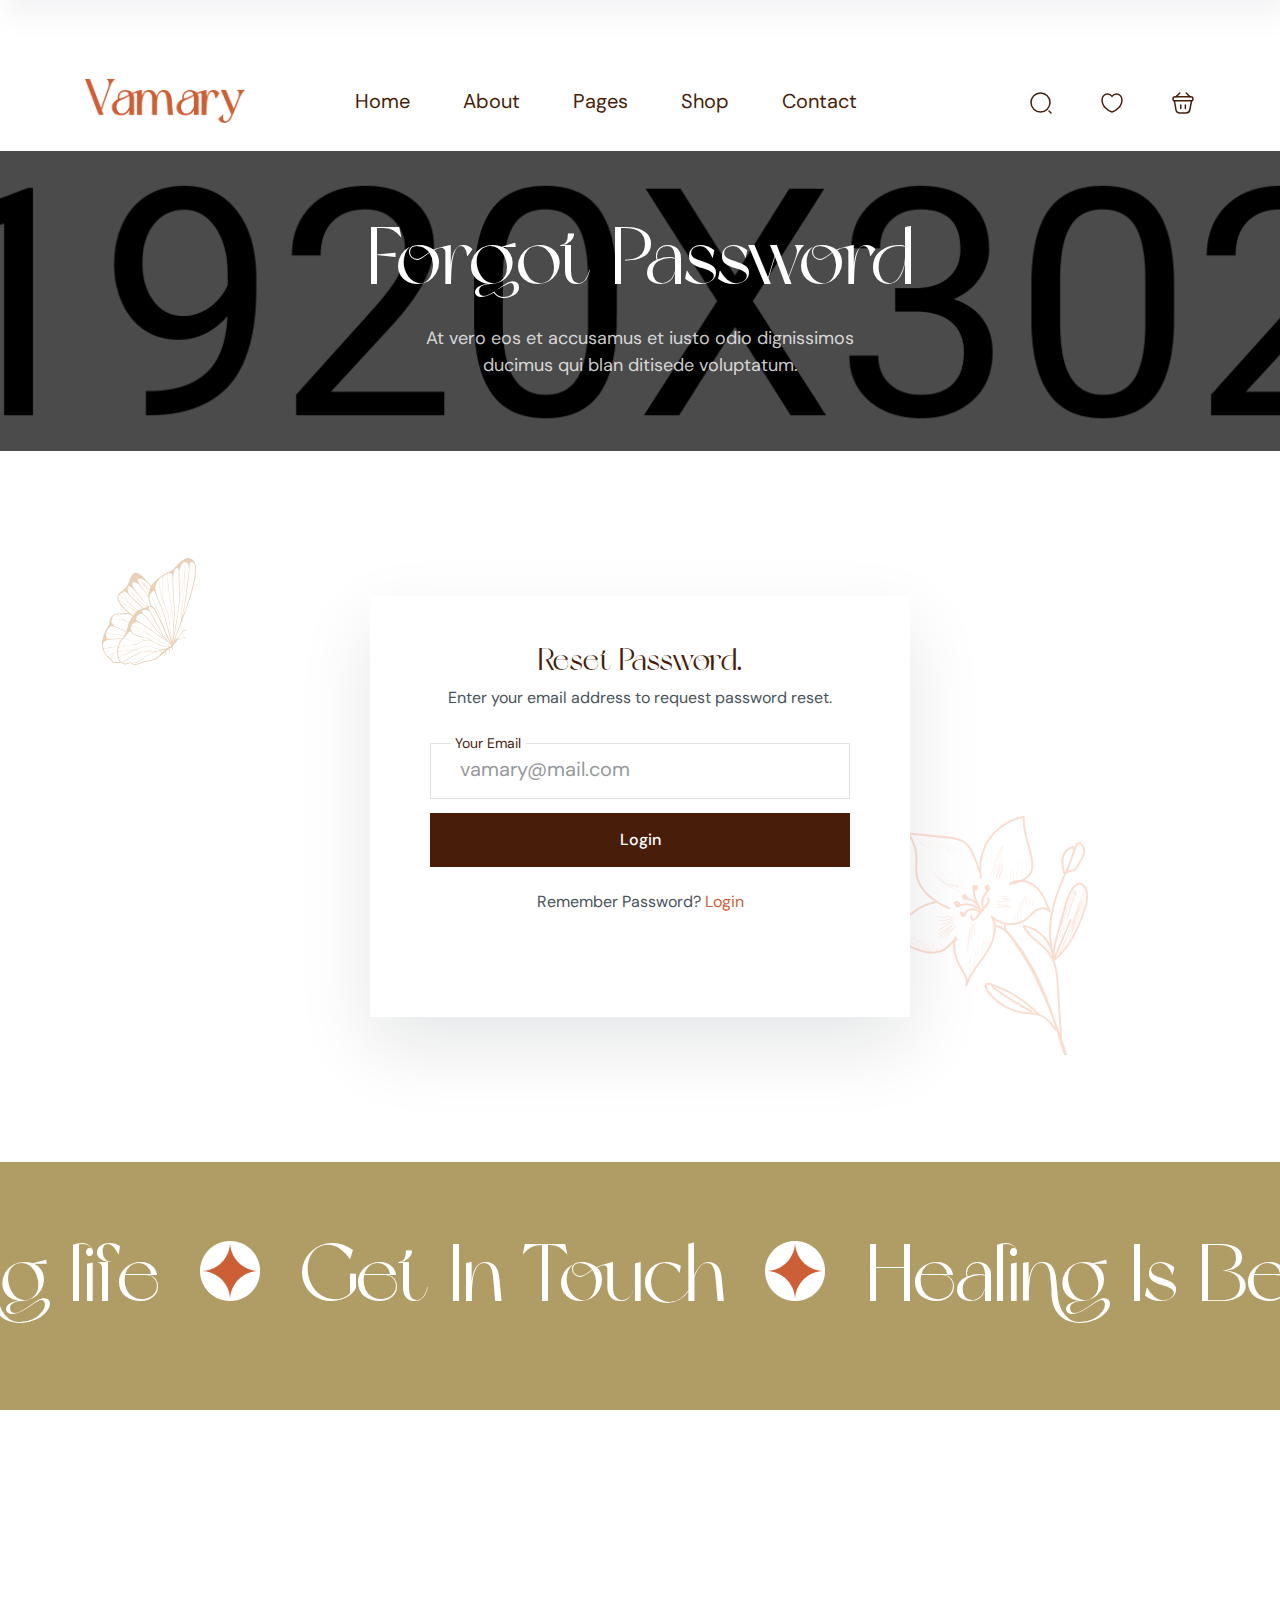
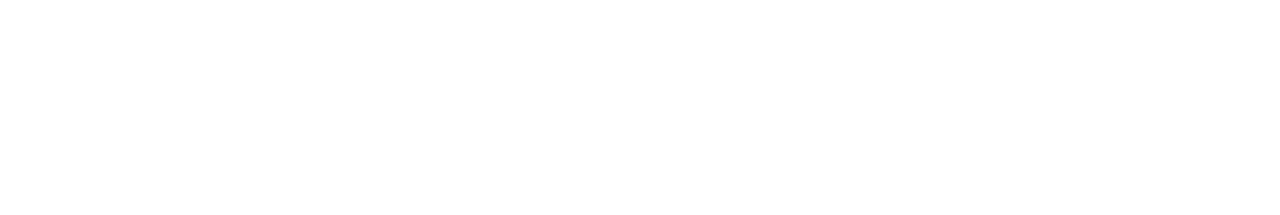
<file: forgot.html>
<!doctype html>
<html class="no-js" lang="zxx">
   <head>
      <meta charset="utf-8">
      <meta http-equiv="x-ua-compatible" content="ie=edge">
      <title>Vamary - Plastic Surgery HTML5 Template</title>
      <meta name="description" content="">
      <meta name="viewport" content="width=device-width, initial-scale=1">

      <!-- Place favicon.ico in the root directory -->
      <link rel="shortcut icon" type="image/x-icon" href="assets/img/logo/favicon.png">

      <!-- CSS here -->
      <link rel="stylesheet" href="assets/css/bootstrap.css">
      <link rel="stylesheet" href="assets/css/animate.css">
      <link rel="stylesheet" href="assets/css/swiper-bundle.css">
      <link rel="stylesheet" href="assets/css/slick.css">
      <link rel="stylesheet" href="assets/css/nouislider.css">
      <link rel="stylesheet" href="assets/css/magnific-popup.css">
      <link rel="stylesheet" href="assets/css/splide.css">
      <link rel="stylesheet" href="assets/css/font-awesome-pro.css">
      <link rel="stylesheet" href="assets/css/hover-reveal.css">
      <link rel="stylesheet" href="assets/css/odometer.css">
      <link rel="stylesheet" href="assets/css/spacing.css">
      <link rel="stylesheet" href="assets/css/main.css">
   </head>
   <body>
      <!--[if lte IE 9]>
      <p class="browserupgrade">You are using an <strong>outdated</strong> browser. Please <a href="https://browsehappy.com/">upgrade your browser</a> to improve your experience and security.</p>
      <![endif]-->


      <!-- pre loader area start -->
      <div id="loading">
         <div id="loading-center">
            <div id="loading-center-absolute">
               <div class="object" id="object_one"></div>
               <div class="object" id="object_two" style="left:20px;"></div>
               <div class="object" id="object_three" style="left:40px;"></div>
               <div class="object" id="object_four" style="left:60px;"></div>
               <div class="object" id="object_five" style="left:80px;"></div>
            </div>
         </div>
      </div>
      <!-- pre loader area end -->

      <!-- back to top start -->
      <div class="back-to-top-wrapper">
         <button id="back_to_top" type="button" class="back-to-top-btn">
            <svg width="12" height="7" viewBox="0 0 12 7" fill="none" xmlns="http://www.w3.org/2000/svg">
               <path d="M11 6L6 1L1 6" stroke="currentColor" stroke-width="1.5" stroke-linecap="round" stroke-linejoin="round"/>
            </svg>               
         </button>
      </div>
      <!-- back to top end -->

      <!-- header area start -->
      <header>
         <div class="header__area header-6">
            <div class="header__top theme-bg">
               <div class="container">
                  <div class="row">
                     <div class="col-lg-12">
                        <div class="header__top-content text-center">
                           <span>Free Delivery on orders over $200. Don’t miss discount.</span>
                        </div>
                     </div>
                  </div>
               </div>
            </div>
            <div class="header__bottom" id="header-sticky">
               <div class="container">
                  <div class="row align-items-center">
                     <div class="col-xxl-3 col-xl-2 col-lg-6 col-md-6 col-6">
                        <div class="logo">
                           <a href="index.html">
                              <img src="assets/img/logo/logo-2.png" alt="logo">
                           </a>
                        </div>
                     </div>
                     <div class="col-xxl-6 col-xl-7 d-none d-xl-block">
                        <div class="main-menu menu-position">
                           <nav id="mobile-menu" class="tp-main-menu-content">
                              <ul>
                                 <li class="has-dropdown">
                                    <a href="index.html">Home</a>
                                    <div class="tp-submenu has-homemenu">
                                       <div class="row gx-6 row-cols-1 row-cols-sm-2 row-cols-xl-4">
                                          <div class="col homemenu active">
                                             <div class="homemenu-thumb">
                                                <img src="assets/img/menu/home-1.jpg" alt="">
                                             </div>
                                             <div class="homemenu-btn">
                                                <a class="menu-btn" href="index.html">View Demo</a>
                                             </div>
                                          </div>
                                          <div class="col homemenu">
                                             <div class="homemenu-thumb">
                                                <img src="assets/img/menu/home-2.jpg" alt="">
                                             </div>
                                             <div class="homemenu-btn">
                                                <a class="menu-btn" href="index-2.html">View Demo</a>
                                             </div>
                                          </div>
                                          <div class="col homemenu">
                                             <div class="homemenu-thumb">
                                                <img src="assets/img/menu/home-3.jpg" alt="">
                                             </div>
                                             <div class="homemenu-btn">
                                                <a class="menu-btn" href="index-3.html">View Demo</a>
                                             </div>
                                          </div>
                                          <div class="col homemenu">
                                             <div class="homemenu-thumb">
                                                <img src="assets/img/menu/home-4.jpg" alt="">
                                             </div>
                                             <div class="homemenu-btn">
                                                <a class="menu-btn" href="index-4.html">View Demo</a>
                                             </div>
                                          </div>
                                          <div class="col homemenu">
                                             <div class="homemenu-thumb">
                                                <img src="assets/img/menu/home-5.jpg" alt="">
                                             </div>
                                             <div class="homemenu-btn">
                                                <a class="menu-btn" href="index-5.html">View Demo</a>
                                             </div>
                                          </div>
                                          <div class="col homemenu">
                                             <div class="homemenu-thumb">
                                                <img src="assets/img/menu/home-6.jpg" alt="">
                                             </div>
                                             <div class="homemenu-btn">
                                                <a class="menu-btn" href="index-6.html">View Demo</a>
                                             </div>
                                          </div>
                                          <div class="col homemenu">
                                             <div class="homemenu-thumb">
                                                <img src="assets/img/menu/home-7.jpg" alt="">
                                             </div>
                                             <div class="homemenu-btn">
                                                <a class="menu-btn" href="index-7.html">View Demo</a>
                                             </div>
                                          </div>
                                          <div class="col homemenu">
                                             <div class="homemenu-thumb comming-demo">
                                                <img src="assets/img/menu/home-7.jpg" alt="">
                                             </div>
                                             <div class="homemenu-btn comming-btn">
                                                <a class="menu-btn" href="comming-soon.html">Up Comming</a>
                                             </div>
                                          </div>
                                       </div>
                                    </div>
                                 </li>
                                 <li>
                                    <a href="about.html">About</a>
                                 </li>
                                 <li class="has-dropdown">
                                    <a href="#">Pages</a>
                                    <ul class="tp-submenu">
                                       <li><a href="case.html">Case</a></li>
                                       <li><a href="case-details.html">Case Details</a></li>
                                       <li><a href="services.html">Services</a></li>
                                       <li><a href="service-details.html">Services Details</a></li>
                                       <li><a href="team.html">Team</a></li>
                                       <li><a href="team-details.html">Team Details</a></li>
                                       <li><a href="pricing.html">Pricing</a></li>
                                       <li><a href="faq.html">FAQ</a></li>
                                       <li><a href="appointment.html">Appointment</a></li>
                                       <li><a href="blog.html">Blog</a></li>
                                       <li><a href="blog-grid.html">Blog Grid</a></li>
                                       <li><a href="blog-details.html">Blog Details</a></li>
                                    </ul>
                                 </li>
                                 <li class="has-dropdown">
                                    <a href="shop.html">Shop</a>
                                    <ul class="tp-submenu">
                                       <li><a href="shop.html">Shop</a></li>
                                       <li><a href="shop-details.html">Shop Details</a></li>
                                       <li><a href="cart.html">Cart</a></li>
                                       <li><a href="checkout.html">Checkout</a></li>
                                       <li><a href="wishlist.html">Wishlist</a></li>
                                       <li><a href="order.html">Order</a></li>
                                       <li><a href="login.html">Log In</a></li>
                                       <li><a href="register.html">Register</a></li>
                                       <li><a href="forgot.html">Reset Password</a></li>
                                    </ul>
                                 </li>
                                 <li>
                                    <a href="contact.html">Contact</a>
                                 </li>
                              </ul>
                           </nav>
                        </div>
                     </div>
                     <div class="col-xxl-3 col-xl-3 col-lg-6 col-md-6 col-6">
                        <div class="header__bottom-right d-flex justify-content-end align-items-center">
                           <div class="d-none d-sm-block">
                              <div class="header__right header-3__right header__opacity d-flex justify-content-end align-items-center">
                                 <button class="tp-search-toggle">
                                    <span>
                                       <svg width="24" height="24" viewBox="0 0 24 24" fill="none" xmlns="http://www.w3.org/2000/svg">
                                          <path d="M11.5 21C16.7467 21 21 16.7467 21 11.5C21 6.25329 16.7467 2 11.5 2C6.25329 2 2 6.25329 2 11.5C2 16.7467 6.25329 21 11.5 21Z" stroke="currentColor" stroke-width="1.5" stroke-linecap="round" stroke-linejoin="round"/>
                                          <path d="M22 22L20 20" stroke="currentColor" stroke-width="1.5" stroke-linecap="round" stroke-linejoin="round"/>
                                       </svg>
                                    </span>
                                 </button>
                                 <a href="wishlist.html">
                                    <span>
                                       <svg width="22" height="20" viewBox="0 0 22 20" fill="none" xmlns="http://www.w3.org/2000/svg">
                                          <path d="M11.62 18.8096C11.28 18.9296 10.72 18.9296 10.38 18.8096C7.48 17.8196 1 13.6896 1 6.68961C1 3.59961 3.49 1.09961 6.56 1.09961C8.38 1.09961 9.99 1.97961 11 3.33961C12.01 1.97961 13.63 1.09961 15.44 1.09961C18.51 1.09961 21 3.59961 21 6.68961C21 13.6896 14.52 17.8196 11.62 18.8096Z" stroke="currentColor" stroke-width="1.5" stroke-linecap="round" stroke-linejoin="round"/>
                                       </svg>
                                    </span>
                                 </a>
                                 <div class="cart-list-wrap">
                                    <a href="cart.html" class="cart-list-wrapper">
                                       <span>
                                          <svg width="24" height="24" viewBox="0 0 24 24" fill="none" xmlns="http://www.w3.org/2000/svg">
                                             <path d="M8.81141 2L5.19141 5.63" stroke="currentColor" stroke-width="1.5" stroke-miterlimit="10" stroke-linecap="round" stroke-linejoin="round"/>
                                             <path d="M15.1914 2L18.8114 5.63" stroke="currentColor" stroke-width="1.5" stroke-miterlimit="10" stroke-linecap="round" stroke-linejoin="round"/>
                                             <path d="M2 7.84961C2 5.99961 2.99 5.84961 4.22 5.84961H19.78C21.01 5.84961 22 5.99961 22 7.84961C22 9.99961 21.01 9.84961 19.78 9.84961H4.22C2.99 9.84961 2 9.99961 2 7.84961Z" stroke="currentColor" stroke-width="1.5"/>
                                             <path d="M9.76172 14V17.55" stroke="currentColor" stroke-width="1.5" stroke-linecap="round"/>
                                             <path d="M14.3594 14V17.55" stroke="currentColor" stroke-width="1.5" stroke-linecap="round"/>
                                             <path d="M3.5 10L4.91 18.64C5.23 20.58 6 22 8.86 22H14.89C18 22 18.46 20.64 18.82 18.76L20.5 10" stroke="currentColor" stroke-width="1.5" stroke-linecap="round"/>
                                          </svg>                                       
                                       </span>
                                    </a>
                                    <div class="mini-cart-box">
                                       <div class="mini-cart cart-list">
                                          <div class="mini-cart-item">
                                             <div class="mini-cart-thumb">
                                                <a href="shop-details.html"><img src="assets/img/product/product-7/product-9.jpg" alt=""></a>
                                             </div>
                                             <div class="mini-cart-content">
                                                <h5 class="mini-cart-title"><a href="shop-details.html">Cocooil - Body Oil</a></h5>
                                                <div class="mini-cart-price">
                                                   <span class="mini-cart-quantity">1 × 
                                                      <span class="mini-cart-amount">$26.00</span>
                                                   </span>
                                                </div>
                                             </div>
                                             <div class="mini-cart-remove">
                                                <a class="removeremove_from_cart_button" href="#">×</a>
                                             </div>
                                          </div>
                                          <div class="mini-cart-item">
                                             <div class="mini-cart-thumb">
                                                <a href="shop-details.html"><img src="assets/img/product/product-7/product-8.jpg" alt=""></a>
                                             </div>
                                             <div class="mini-cart-content">
                                                <h5 class="mini-cart-title"><a href="shop-details.html">Laneige Fresh Calming</a></h5>
                                                <div class="mini-cart-price">
                                                   <span class="mini-cart-quantity">3 × 
                                                      <span class="mini-cart-amount">$380.00</span>
                                                   </span>
                                                </div>
                                             </div>
                                             <div class="mini-cart-remove">
                                                <a class="removeremove_from_cart_button" href="#">×</a>
                                             </div>
                                          </div>
                                          <div class="mini-cart-item">
                                             <div class="mini-cart-thumb">
                                                <a href="shop-details.html"><img src="assets/img/product/product-7/product-7.jpg" alt=""></a>
                                             </div>
                                             <div class="mini-cart-content">
                                                <h5 class="mini-cart-title"><a href="shop-details.html">Black Rose Mask</a></h5>
                                                <div class="mini-cart-price">
                                                   <span class="mini-cart-quantity">2 × 
                                                      <span class="mini-cart-amount">$240.00</span>
                                                   </span>
                                                </div>
                                             </div>
                                             <div class="mini-cart-remove">
                                                <a class="removeremove_from_cart_button" href="#">×</a>
                                             </div>
                                          </div>
                                       </div>
                                       <div class="mini-cart-total">
                                          <strong>Subtotal:</strong>
                                          <span class="mini-cart-price-amount">$956.00</span>
                                       </div>
                                       <div class="mini-cart-buttons">
                                          <a class="tp-btn cart-btn" href="cart.html">View cart</a>
                                          <a class="tp-btn" href="checkout.html">Checkout</a>
                                       </div>
                                    </div>
                                 </div>
                              </div>
                           </div>
                           <div class="offcanvas-btn header__offcanvas-btn d-xl-none ml-20">
                              <button class="offcanvas-open-btn"><i class="fa-solid fa-bars"></i></button>
                           </div>
                        </div>
                     </div>
                  </div>
               </div>
            </div>
         </div>
      </header>
      <!-- header area end -->

      <!-- offcanvas area start -->
      <div class="offcanvas__area">
         <div class="offcanvas__wrapper">
            <div class="offcanvas__close">
               <button class="offcanvas__close-btn offcanvas-close-btn">
                  <svg width="12" height="12" viewBox="0 0 12 12" fill="none" xmlns="http://www.w3.org/2000/svg">
                     <path d="M11 1L1 11" stroke="currentColor" stroke-width="1.5" stroke-linecap="round"
                        stroke-linejoin="round" />
                     <path d="M1 1L11 11" stroke="currentColor" stroke-width="1.5" stroke-linecap="round"
                        stroke-linejoin="round" />
                  </svg>
               </button>
            </div>
            <div class="offcanvas__content">
               <div class="offcanvas__top mb-70 d-flex justify-content-between align-items-center">
                  <div class="offcanvas__logo logo">
                     <a href="index.html">
                        <img src="assets/img/logo/logo.png" alt="logo">
                     </a>
                  </div>
               </div>
               <div class="tp-main-menu-mobile"></div>
               <div class="offcanvas__btn">
                  <a href="contact.html" class="tp-btn-offcanvas">Getting Started <i
                        class="fa-regular fa-chevron-right"></i></a>
               </div>
               <div class="side-info-contact">
                  <span>we are here</span>
                  <p>1489 Langley Ave <br> Grand Forks Afb, North.</p>
               </div>
               <div class="side-info-social">
                  <a href="#"><i class="fa-brands fa-facebook-f"></i></a>
                  <a href="#"><i class="fa-brands fa-twitter"></i></a>
                  <a href="#"><i class="fa-brands fa-pinterest-p"></i></a>
                  <a href="#"><i class="fa-solid fa-paper-plane"></i></a>
               </div>
            </div>
         </div>
      </div>
      <div class="body-overlay"></div>
      <!-- offcanvas area end -->

      <!-- header-search -->
      <div class="tpsearchbar tp-sidebar-area">
         <button class="tpsearchbar__close"><i class="fal fa-times"></i></button>
         <div class="search-wrap text-center">
            <div class="container">
               <div class="row justify-content-center">
                  <div class="col-lg-8 col-md-12 col-12 pt-100 pb-100">
                     <h2 class="tpsearchbar__title">What Are You Looking For?</h2>
                     <div class="tpsearchbar__form">
                        <form action="#">
                           <input type="text" name="search" placeholder="Search Product...">
                           <button class="tpsearchbar__search-btn"><i class="fal fa-search"></i></button>
                        </form>
                     </div>
                  </div>
               </div>
            </div>
         </div>
      </div>
      <div class="search-body-overlay"></div>
      <!-- header-search-end -->

      <main>

         <!-- breadcrumb-area-start -->
         <section class="breadcrumb-area tpbreadcrumb-overlay" data-background="assets/img/breadcrumb/breadcrumb-bg-1.jpg">
            <div class="container">
               <div class="row align-items-center">
                  <div class="col-12">
                     <div class="tpbreadcrumb text-center">
                        <h2 class="tpbreadcrumb-title">Forgot Password</h2>
                        <p>At vero eos et accusamus et iusto odio dignissimos <br> ducimus qui blan ditisede voluptatum.</p>
                     </div>
                  </div>
               </div>
            </div>
         </section>
         <!-- breadcrumb-area-end -->

         <!-- login area start -->
         <section class="tp-login-area pb-145 p-relative z-index-1 fix pt-145">
            <div class="tp-login-shape">
               <img class="tp-login-shape-1 d-none d-lg-block" src="assets/img/banner/banner-1shape-2.svg" alt="">
               <img class="tp-login-shape-2 d-none d-lg-block" src="assets/img/banner/banner-3/banner-3-shape-4.png" alt="">
            </div>
            <div class="container">
               <div class="row justify-content-center">
                  <div class="col-xl-6 col-lg-8">
                     <div class="tp-login-wrapper">
                        <div class="tp-login-top text-center mb-30">
                           <h3 class="tp-login-title">Reset Password.</h3>
                           <p>Enter your email address to request password reset.</p>
                        </div>
                        <div class="tp-login-option">
                           <div class="tp-login-input-wrapper">
                              <div class="tp-login-input-box">
                                 <div class="tp-login-input">
                                    <input id="email" type="email" placeholder="vamary@mail.com">
                                 </div>
                                 <div class="tp-login-input-title">
                                    <label for="email">Your Email</label>
                                 </div>
                              </div>
                           </div>
                           <div class="tp-login-bottom mb-20">
                              <a href="profile.html" class="tp-login-btn w-100">Login</a>
                           </div>
                           <div class="tp-login-top text-center mb-30">
                              <p>Remember Password? <span><a href="register.html">Login</a></span></p>
                           </div>
                        </div>
                     </div>
                  </div>
               </div>
            </div>
         </section>
         <!-- login area end -->

         <!-- brand-slider-area-start -->
         <section class="brand-slider-area">
            <div class="brand-slider-wrap brand-slider-4">
               <div class="brand-slide-active splide">
                  <div class="splide__track">
                     <div class="splide__list">
                        <div class="splide__slide">
                           <div class="brand-slider-item">
                              <h4 class="brand-slider-title"> <i><img src="assets/img/shape/brand-slider-icon-1.png" alt=""></i> <a href="#">Get In Touch</a> </h4>
                           </div>
                        </div>
                        <div class="splide__slide">
                           <div class="brand-slider-item">
                              <h4 class="brand-slider-title"><i> <img src="assets/img/shape/brand-slider-icon-1.png" alt=""></i> <a href="#">Healing Is Better</a></h4>
                           </div>
                        </div>
                        <div class="splide__slide">
                           <div class="brand-slider-item">
                              <h4 class="brand-slider-title"> <a href="#">Improving life</a></h4>
                           </div>
                        </div>
                     </div>
                  </div>
               </div>
            </div>
         </section>
         <!-- brand-slider-area-end -->

      </main>
      
      <!-- footer-area-start -->
      <footer>
         <div class="footer-area theme-bg">
            <div class="footer-top-4">
               <div class="container">
                  <div class="footer-top-4-border pt-85">
                     <div class="row">
                        <div class="col-lg-3 col-md-6 col-sm-6">
                           <div class="footer-widget footer-4-col-1 mb-80 wow fadeInUp" data-wow-duration="1s" data-wow-delay=".2s">
                              <div class="footer-link">
                                 <ul>
                                    <li><a href="#">Surgery Preparation</a></li>
                                    <li><a href="#">Breast Implants</a></li>
                                    <li><a href="#">Lips Surgery</a></li>
                                    <li><a href="#">Non Surgical</a></li>
                                 </ul>
                              </div>
                           </div>
                        </div>
                        <div class="col-lg-3 col-md-6 col-sm-6">
                           <div class="footer-widget footer-4-col-2 mb-80 wow fadeInUp" data-wow-duration="1s" data-wow-delay=".4s">
                              <div class="footer-link">
                                 <ul>
                                    <li><a href="#">Free Consultation</a></li>
                                    <li><a href="#">Help & Support</a></li>
                                    <li><a href="#">Privacy Policy</a></li>
                                    <li><a href="#">Explore Our Shop</a></li>
                                 </ul>
                              </div>
                           </div>
                        </div>
                        <div class="col-lg-6 col-md-10 col-sm-8">
                           <div class="footer-widget footer-4-col-3 mb-80 wow fadeInUp" data-wow-duration="1s" data-wow-delay=".6s">
                              <div class="footer-appoinment d-flex justify-content-lg-between align-items-center align-items-lg-end">
                                 <h4 class="appoinment">Make An <br> Appointment</h4>
                                 <a href="#"><span>
                                    <svg width="35" height="28" viewBox="0 0 35 28" fill="none" xmlns="http://www.w3.org/2000/svg">
                                       <g clip-path="url(#clip0_326_645)">
                                       <path d="M0 13.9954H35" stroke="currentColor" stroke-width="2" stroke-miterlimit="10"></path>
                                       <path d="M21.4453 0C21.4453 7.73574 27.5079 13.9953 35.0001 13.9953" stroke="currentColor" stroke-width="2" stroke-miterlimit="10"></path>
                                       <path d="M35.0001 13.9954C27.5079 13.9954 21.4453 20.255 21.4453 27.9907" stroke="currentColor" stroke-width="2" stroke-miterlimit="10"></path>
                                       </g>
                                       <defs>
                                       <clipPath id="clip0_326_6453">
                                       <rect width="35" height="28" fill="white"></rect>
                                       </clipPath>
                                       </defs>
                                    </svg>
                                 </span></a>
                              </div>
                           </div>
                        </div>
                     </div>
                  </div>
               </div>
            </div>
            <div class="footer-bottom-4 theme-bg">
               <div class="container">
                  <div class="row">
                     <div class="col-lg-12">
                        <div class="footer-copyright text-center">
                           <span>Copyright © 2023-24 ThemePure | Designed by ThemePure Team</span>
                        </div>
                     </div>
                  </div>
               </div>
            </div>
         </div>
      </footer>
      <!-- footer-area-end -->



      <!-- JS here -->
      <script src="assets/js/vendor/jquery.js"></script>
      <script src="assets/js/vendor/waypoints.js"></script>
      <script src="assets/js/bootstrap-bundle.js"></script>
      <script src="assets/js/meanmenu.js"></script>
      <script src="assets/js/swiper-bundle.js"></script>
      <script src="assets/js/nouislider.js"></script>
      <script src="assets/js/magnific-popup.js"></script>
      <script src="assets/js/parallax.js"></script>
      <script src="assets/js/nice-select.js"></script>
      <script src="assets/js/counterup.js"></script>
      <script src="assets/js/wow.js"></script>
      <script src="assets/js/isotope-pkgd.js"></script>
      <script src="assets/js/imagesloaded-pkgd.js"></script>
      <script src="assets/js/odometer.min.js"></script>
      <script src="assets/js/hover-reveal.js"></script>
      <script src="assets/js/tween-max.js"></script>
      <script src="assets/js/jquery.appear.js"></script>
      <script src="assets/js/splide.js"></script>
      <script src="assets/js/slick.js"></script>
      <script src="assets/js/pignose.calendar.full.min.js"></script>
      <script src="assets/js/ajax-form.js"></script>
      <script src="assets/js/main.js"></script>
   </body>
</html>
</file>
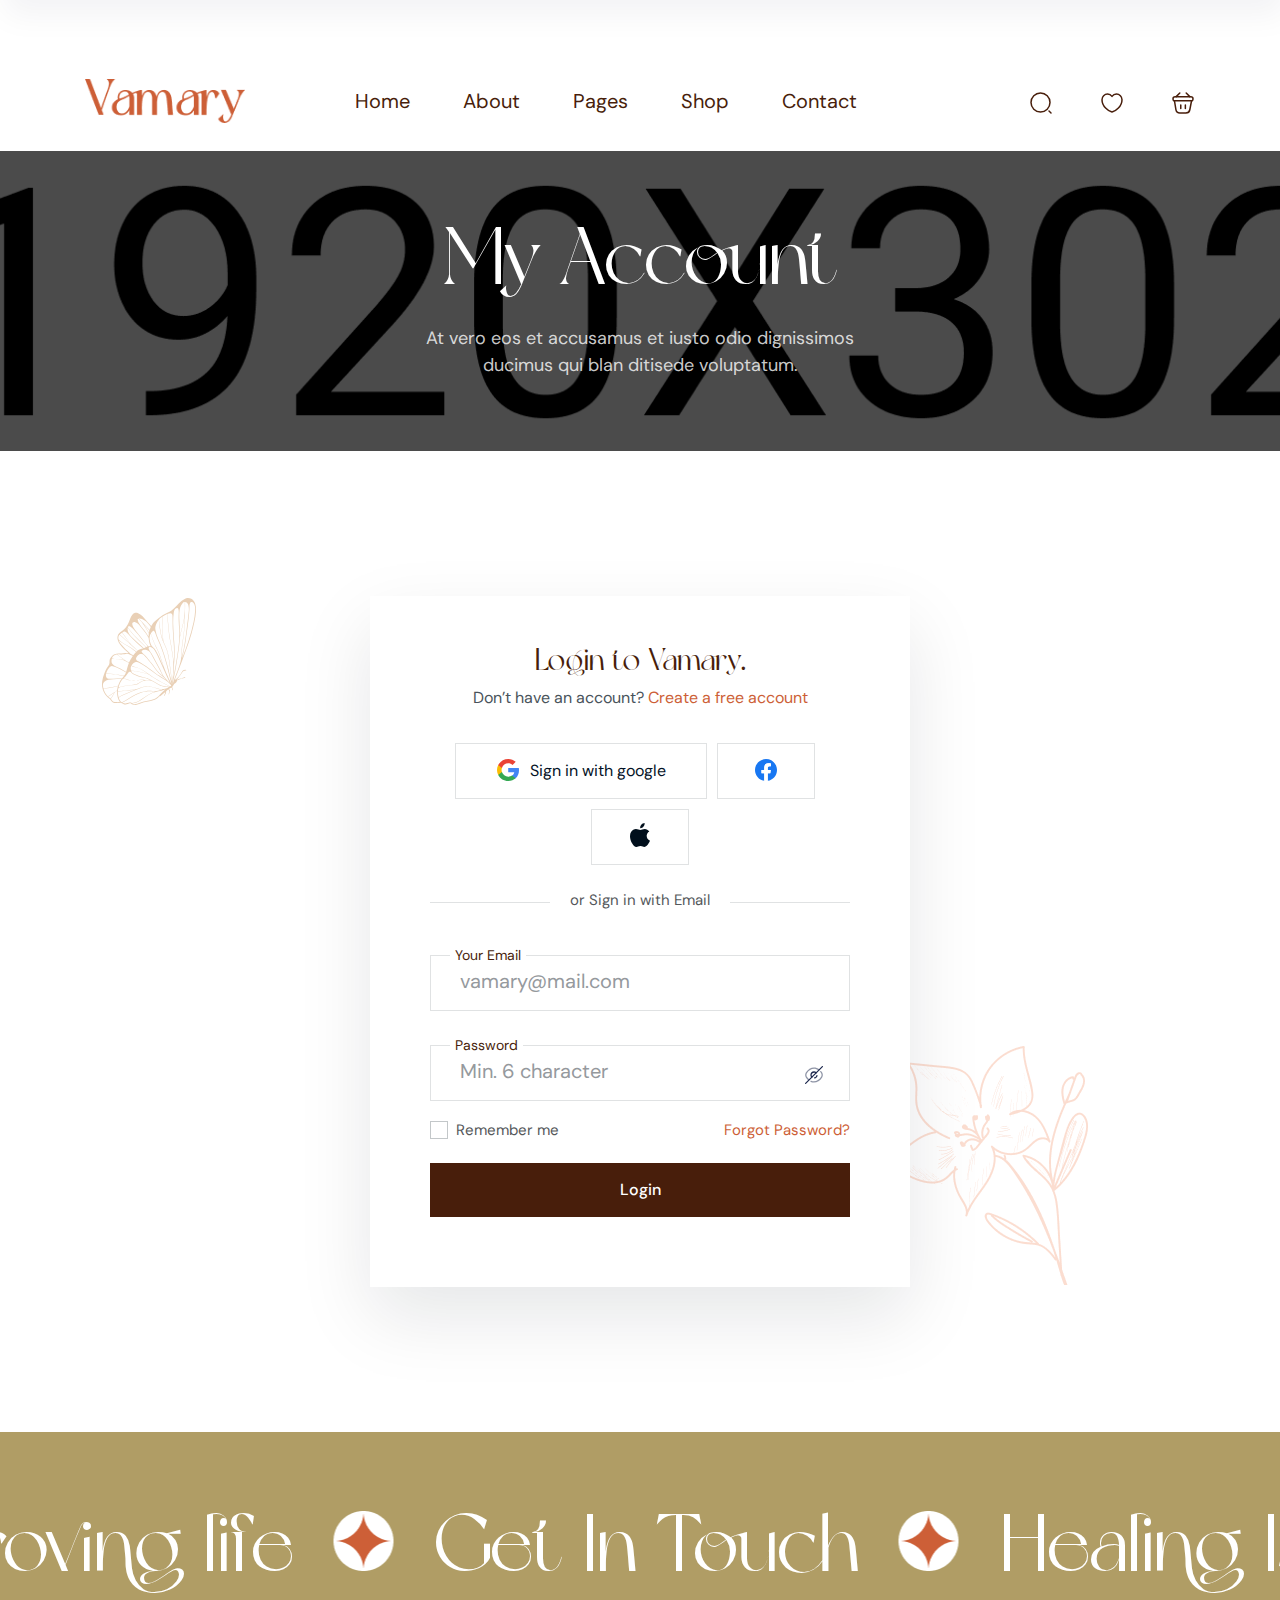
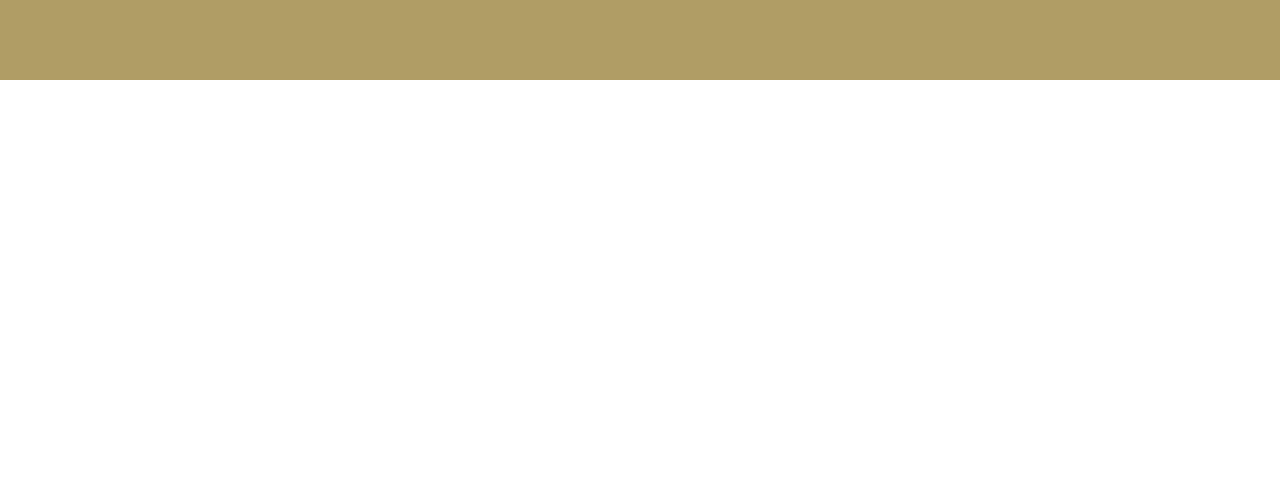
<file: login.html>
<!doctype html>
<html class="no-js" lang="zxx">
   <head>
      <meta charset="utf-8">
      <meta http-equiv="x-ua-compatible" content="ie=edge">
      <title>Vamary - Plastic Surgery HTML5 Template</title>
      <meta name="description" content="">
      <meta name="viewport" content="width=device-width, initial-scale=1">

      <!-- Place favicon.ico in the root directory -->
      <link rel="shortcut icon" type="image/x-icon" href="assets/img/logo/favicon.png">

      <!-- CSS here -->
      <link rel="stylesheet" href="assets/css/bootstrap.css">
      <link rel="stylesheet" href="assets/css/animate.css">
      <link rel="stylesheet" href="assets/css/swiper-bundle.css">
      <link rel="stylesheet" href="assets/css/slick.css">
      <link rel="stylesheet" href="assets/css/nouislider.css">
      <link rel="stylesheet" href="assets/css/magnific-popup.css">
      <link rel="stylesheet" href="assets/css/splide.css">
      <link rel="stylesheet" href="assets/css/font-awesome-pro.css">
      <link rel="stylesheet" href="assets/css/hover-reveal.css">
      <link rel="stylesheet" href="assets/css/odometer.css">
      <link rel="stylesheet" href="assets/css/spacing.css">
      <link rel="stylesheet" href="assets/css/main.css">
   </head>
   <body>
      <!--[if lte IE 9]>
      <p class="browserupgrade">You are using an <strong>outdated</strong> browser. Please <a href="https://browsehappy.com/">upgrade your browser</a> to improve your experience and security.</p>
      <![endif]-->


      <!-- pre loader area start -->
      <div id="loading">
         <div id="loading-center">
            <div id="loading-center-absolute">
               <div class="object" id="object_one"></div>
               <div class="object" id="object_two" style="left:20px;"></div>
               <div class="object" id="object_three" style="left:40px;"></div>
               <div class="object" id="object_four" style="left:60px;"></div>
               <div class="object" id="object_five" style="left:80px;"></div>
            </div>
         </div>
      </div>
      <!-- pre loader area end -->

      <!-- back to top start -->
      <div class="back-to-top-wrapper">
         <button id="back_to_top" type="button" class="back-to-top-btn">
            <svg width="12" height="7" viewBox="0 0 12 7" fill="none" xmlns="http://www.w3.org/2000/svg">
               <path d="M11 6L6 1L1 6" stroke="currentColor" stroke-width="1.5" stroke-linecap="round" stroke-linejoin="round"/>
            </svg>               
         </button>
      </div>
      <!-- back to top end -->

      <!-- header area start -->
      <header>
         <div class="header__area header-6">
            <div class="header__top theme-bg">
               <div class="container">
                  <div class="row">
                     <div class="col-lg-12">
                        <div class="header__top-content text-center">
                           <span>Free Delivery on orders over $200. Don’t miss discount.</span>
                        </div>
                     </div>
                  </div>
               </div>
            </div>
            <div class="header__bottom" id="header-sticky">
               <div class="container">
                  <div class="row align-items-center">
                     <div class="col-xxl-3 col-xl-2 col-lg-6 col-md-6 col-6">
                        <div class="logo">
                           <a href="index.html">
                              <img src="assets/img/logo/logo-2.png" alt="logo">
                           </a>
                        </div>
                     </div>
                     <div class="col-xxl-6 col-xl-7 d-none d-xl-block">
                        <div class="main-menu menu-position">
                           <nav id="mobile-menu" class="tp-main-menu-content">
                              <ul>
                                 <li class="has-dropdown">
                                    <a href="index.html">Home</a>
                                    <div class="tp-submenu has-homemenu">
                                       <div class="row gx-6 row-cols-1 row-cols-sm-2 row-cols-xl-4">
                                          <div class="col homemenu active">
                                             <div class="homemenu-thumb">
                                                <img src="assets/img/menu/home-1.jpg" alt="">
                                             </div>
                                             <div class="homemenu-btn">
                                                <a class="menu-btn" href="index.html">View Demo</a>
                                             </div>
                                          </div>
                                          <div class="col homemenu">
                                             <div class="homemenu-thumb">
                                                <img src="assets/img/menu/home-2.jpg" alt="">
                                             </div>
                                             <div class="homemenu-btn">
                                                <a class="menu-btn" href="index-2.html">View Demo</a>
                                             </div>
                                          </div>
                                          <div class="col homemenu">
                                             <div class="homemenu-thumb">
                                                <img src="assets/img/menu/home-3.jpg" alt="">
                                             </div>
                                             <div class="homemenu-btn">
                                                <a class="menu-btn" href="index-3.html">View Demo</a>
                                             </div>
                                          </div>
                                          <div class="col homemenu">
                                             <div class="homemenu-thumb">
                                                <img src="assets/img/menu/home-4.jpg" alt="">
                                             </div>
                                             <div class="homemenu-btn">
                                                <a class="menu-btn" href="index-4.html">View Demo</a>
                                             </div>
                                          </div>
                                          <div class="col homemenu">
                                             <div class="homemenu-thumb">
                                                <img src="assets/img/menu/home-5.jpg" alt="">
                                             </div>
                                             <div class="homemenu-btn">
                                                <a class="menu-btn" href="index-5.html">View Demo</a>
                                             </div>
                                          </div>
                                          <div class="col homemenu">
                                             <div class="homemenu-thumb">
                                                <img src="assets/img/menu/home-6.jpg" alt="">
                                             </div>
                                             <div class="homemenu-btn">
                                                <a class="menu-btn" href="index-6.html">View Demo</a>
                                             </div>
                                          </div>
                                          <div class="col homemenu">
                                             <div class="homemenu-thumb">
                                                <img src="assets/img/menu/home-7.jpg" alt="">
                                             </div>
                                             <div class="homemenu-btn">
                                                <a class="menu-btn" href="index-7.html">View Demo</a>
                                             </div>
                                          </div>
                                          <div class="col homemenu">
                                             <div class="homemenu-thumb comming-demo">
                                                <img src="assets/img/menu/home-7.jpg" alt="">
                                             </div>
                                             <div class="homemenu-btn comming-btn">
                                                <a class="menu-btn" href="comming-soon.html">Up Comming</a>
                                             </div>
                                          </div>
                                       </div>
                                    </div>
                                 </li>
                                 <li>
                                    <a href="about.html">About</a>
                                 </li>
                                 <li class="has-dropdown">
                                    <a href="#">Pages</a>
                                    <ul class="tp-submenu">
                                       <li><a href="case.html">Case</a></li>
                                       <li><a href="case-details.html">Case Details</a></li>
                                       <li><a href="services.html">Services</a></li>
                                       <li><a href="service-details.html">Services Details</a></li>
                                       <li><a href="team.html">Team</a></li>
                                       <li><a href="team-details.html">Team Details</a></li>
                                       <li><a href="pricing.html">Pricing</a></li>
                                       <li><a href="faq.html">FAQ</a></li>
                                       <li><a href="appointment.html">Appointment</a></li>
                                       <li><a href="blog.html">Blog</a></li>
                                       <li><a href="blog-grid.html">Blog Grid</a></li>
                                       <li><a href="blog-details.html">Blog Details</a></li>
                                    </ul>
                                 </li>
                                 <li class="has-dropdown">
                                    <a href="shop.html">Shop</a>
                                    <ul class="tp-submenu">
                                       <li><a href="shop.html">Shop</a></li>
                                       <li><a href="shop-details.html">Shop Details</a></li>
                                       <li><a href="cart.html">Cart</a></li>
                                       <li><a href="checkout.html">Checkout</a></li>
                                       <li><a href="wishlist.html">Wishlist</a></li>
                                       <li><a href="order.html">Order</a></li>
                                       <li><a href="login.html">Log In</a></li>
                                       <li><a href="register.html">Register</a></li>
                                       <li><a href="forgot.html">Reset Password</a></li>
                                    </ul>
                                 </li>
                                 <li>
                                    <a href="contact.html">Contact</a>
                                 </li>
                              </ul>
                           </nav>
                        </div>
                     </div>
                     <div class="col-xxl-3 col-xl-3 col-lg-6 col-md-6 col-6">
                        <div class="header__bottom-right d-flex justify-content-end align-items-center">
                           <div class="d-none d-sm-block">
                              <div class="header__right header-3__right header__opacity d-flex justify-content-end align-items-center">
                                 <button class="tp-search-toggle">
                                    <span>
                                       <svg width="24" height="24" viewBox="0 0 24 24" fill="none" xmlns="http://www.w3.org/2000/svg">
                                          <path d="M11.5 21C16.7467 21 21 16.7467 21 11.5C21 6.25329 16.7467 2 11.5 2C6.25329 2 2 6.25329 2 11.5C2 16.7467 6.25329 21 11.5 21Z" stroke="currentColor" stroke-width="1.5" stroke-linecap="round" stroke-linejoin="round"/>
                                          <path d="M22 22L20 20" stroke="currentColor" stroke-width="1.5" stroke-linecap="round" stroke-linejoin="round"/>
                                       </svg>
                                    </span>
                                 </button>
                                 <a href="wishlist.html">
                                    <span>
                                       <svg width="22" height="20" viewBox="0 0 22 20" fill="none" xmlns="http://www.w3.org/2000/svg">
                                          <path d="M11.62 18.8096C11.28 18.9296 10.72 18.9296 10.38 18.8096C7.48 17.8196 1 13.6896 1 6.68961C1 3.59961 3.49 1.09961 6.56 1.09961C8.38 1.09961 9.99 1.97961 11 3.33961C12.01 1.97961 13.63 1.09961 15.44 1.09961C18.51 1.09961 21 3.59961 21 6.68961C21 13.6896 14.52 17.8196 11.62 18.8096Z" stroke="currentColor" stroke-width="1.5" stroke-linecap="round" stroke-linejoin="round"/>
                                       </svg>
                                    </span>
                                 </a>
                                 <div class="cart-list-wrap">
                                    <a href="cart.html" class="cart-list-wrapper">
                                       <span>
                                          <svg width="24" height="24" viewBox="0 0 24 24" fill="none" xmlns="http://www.w3.org/2000/svg">
                                             <path d="M8.81141 2L5.19141 5.63" stroke="currentColor" stroke-width="1.5" stroke-miterlimit="10" stroke-linecap="round" stroke-linejoin="round"/>
                                             <path d="M15.1914 2L18.8114 5.63" stroke="currentColor" stroke-width="1.5" stroke-miterlimit="10" stroke-linecap="round" stroke-linejoin="round"/>
                                             <path d="M2 7.84961C2 5.99961 2.99 5.84961 4.22 5.84961H19.78C21.01 5.84961 22 5.99961 22 7.84961C22 9.99961 21.01 9.84961 19.78 9.84961H4.22C2.99 9.84961 2 9.99961 2 7.84961Z" stroke="currentColor" stroke-width="1.5"/>
                                             <path d="M9.76172 14V17.55" stroke="currentColor" stroke-width="1.5" stroke-linecap="round"/>
                                             <path d="M14.3594 14V17.55" stroke="currentColor" stroke-width="1.5" stroke-linecap="round"/>
                                             <path d="M3.5 10L4.91 18.64C5.23 20.58 6 22 8.86 22H14.89C18 22 18.46 20.64 18.82 18.76L20.5 10" stroke="currentColor" stroke-width="1.5" stroke-linecap="round"/>
                                          </svg>                                       
                                       </span>
                                    </a>
                                    <div class="mini-cart-box">
                                       <div class="mini-cart cart-list">
                                          <div class="mini-cart-item">
                                             <div class="mini-cart-thumb">
                                                <a href="shop-details.html"><img src="assets/img/product/product-7/product-9.jpg" alt=""></a>
                                             </div>
                                             <div class="mini-cart-content">
                                                <h5 class="mini-cart-title"><a href="shop-details.html">Cocooil - Body Oil</a></h5>
                                                <div class="mini-cart-price">
                                                   <span class="mini-cart-quantity">1 × 
                                                      <span class="mini-cart-amount">$26.00</span>
                                                   </span>
                                                </div>
                                             </div>
                                             <div class="mini-cart-remove">
                                                <a class="removeremove_from_cart_button" href="#">×</a>
                                             </div>
                                          </div>
                                          <div class="mini-cart-item">
                                             <div class="mini-cart-thumb">
                                                <a href="shop-details.html"><img src="assets/img/product/product-7/product-8.jpg" alt=""></a>
                                             </div>
                                             <div class="mini-cart-content">
                                                <h5 class="mini-cart-title"><a href="shop-details.html">Laneige Fresh Calming</a></h5>
                                                <div class="mini-cart-price">
                                                   <span class="mini-cart-quantity">3 × 
                                                      <span class="mini-cart-amount">$380.00</span>
                                                   </span>
                                                </div>
                                             </div>
                                             <div class="mini-cart-remove">
                                                <a class="removeremove_from_cart_button" href="#">×</a>
                                             </div>
                                          </div>
                                          <div class="mini-cart-item">
                                             <div class="mini-cart-thumb">
                                                <a href="shop-details.html"><img src="assets/img/product/product-7/product-7.jpg" alt=""></a>
                                             </div>
                                             <div class="mini-cart-content">
                                                <h5 class="mini-cart-title"><a href="shop-details.html">Black Rose Mask</a></h5>
                                                <div class="mini-cart-price">
                                                   <span class="mini-cart-quantity">2 × 
                                                      <span class="mini-cart-amount">$240.00</span>
                                                   </span>
                                                </div>
                                             </div>
                                             <div class="mini-cart-remove">
                                                <a class="removeremove_from_cart_button" href="#">×</a>
                                             </div>
                                          </div>
                                       </div>
                                       <div class="mini-cart-total">
                                          <strong>Subtotal:</strong>
                                          <span class="mini-cart-price-amount">$956.00</span>
                                       </div>
                                       <div class="mini-cart-buttons">
                                          <a class="tp-btn cart-btn" href="cart.html">View cart</a>
                                          <a class="tp-btn" href="checkout.html">Checkout</a>
                                       </div>
                                    </div>
                                 </div>
                              </div>
                           </div>
                           <div class="offcanvas-btn header__offcanvas-btn d-xl-none ml-20">
                              <button class="offcanvas-open-btn"><i class="fa-solid fa-bars"></i></button>
                           </div>
                        </div>
                     </div>
                  </div>
               </div>
            </div>
         </div>
      </header>
      <!-- header area end -->

      <!-- offcanvas area start -->
      <div class="offcanvas__area">
         <div class="offcanvas__wrapper">
            <div class="offcanvas__close">
               <button class="offcanvas__close-btn offcanvas-close-btn">
                  <svg width="12" height="12" viewBox="0 0 12 12" fill="none" xmlns="http://www.w3.org/2000/svg">
                     <path d="M11 1L1 11" stroke="currentColor" stroke-width="1.5" stroke-linecap="round"
                        stroke-linejoin="round" />
                     <path d="M1 1L11 11" stroke="currentColor" stroke-width="1.5" stroke-linecap="round"
                        stroke-linejoin="round" />
                  </svg>
               </button>
            </div>
            <div class="offcanvas__content">
               <div class="offcanvas__top mb-70 d-flex justify-content-between align-items-center">
                  <div class="offcanvas__logo logo">
                     <a href="index.html">
                        <img src="assets/img/logo/logo.png" alt="logo">
                     </a>
                  </div>
               </div>
               <div class="tp-main-menu-mobile"></div>
               <div class="offcanvas__btn">
                  <a href="contact.html" class="tp-btn-offcanvas">Getting Started <i
                        class="fa-regular fa-chevron-right"></i></a>
               </div>
               <div class="side-info-contact">
                  <span>we are here</span>
                  <p>1489 Langley Ave <br> Grand Forks Afb, North.</p>
               </div>
               <div class="side-info-social">
                  <a href="#"><i class="fa-brands fa-facebook-f"></i></a>
                  <a href="#"><i class="fa-brands fa-twitter"></i></a>
                  <a href="#"><i class="fa-brands fa-pinterest-p"></i></a>
                  <a href="#"><i class="fa-solid fa-paper-plane"></i></a>
               </div>
            </div>
         </div>
      </div>
      <div class="body-overlay"></div>
      <!-- offcanvas area end -->

      <!-- header-search -->
      <div class="tpsearchbar tp-sidebar-area">
         <button class="tpsearchbar__close"><i class="fal fa-times"></i></button>
         <div class="search-wrap text-center">
            <div class="container">
               <div class="row justify-content-center">
                  <div class="col-lg-8 col-md-12 col-12 pt-100 pb-100">
                     <h2 class="tpsearchbar__title">What Are You Looking For?</h2>
                     <div class="tpsearchbar__form">
                        <form action="#">
                           <input type="text" name="search" placeholder="Search Product...">
                           <button class="tpsearchbar__search-btn"><i class="fal fa-search"></i></button>
                        </form>
                     </div>
                  </div>
               </div>
            </div>
         </div>
      </div>
      <div class="search-body-overlay"></div>
      <!-- header-search-end -->

      <main>

         <!-- breadcrumb-area-start -->
         <section class="breadcrumb-area tpbreadcrumb-overlay" data-background="assets/img/breadcrumb/breadcrumb-bg-1.jpg">
            <div class="container">
               <div class="row align-items-center">
                  <div class="col-12">
                     <div class="tpbreadcrumb text-center">
                        <h2 class="tpbreadcrumb-title">My Account</h2>
                        <p>At vero eos et accusamus et iusto odio dignissimos <br> ducimus qui blan ditisede voluptatum.</p>
                     </div>
                  </div>
               </div>
            </div>
         </section>
         <!-- breadcrumb-area-end -->

         <!-- login area start -->
         <section class="tp-login-area pb-145 p-relative z-index-1 fix pt-145">
            <div class="tp-login-shape">
               <img class="tp-login-shape-1 d-none d-lg-block" src="assets/img/banner/banner-1shape-2.svg" alt="">
               <img class="tp-login-shape-2 d-none d-lg-block" src="assets/img/banner/banner-3/banner-3-shape-4.png" alt="">
            </div>
            <div class="container">
               <div class="row justify-content-center">
                  <div class="col-xl-6 col-lg-8">
                     <div class="tp-login-wrapper">
                        <div class="tp-login-top text-center mb-30">
                           <h3 class="tp-login-title">Login to Vamary.</h3>
                           <p>Don’t have an account? <span><a href="register.html">Create a free account</a></span></p>
                        </div>
                        <div class="tp-login-option">
                           <div class="tp-login-social mb-10 d-flex flex-wrap align-items-center justify-content-center">
                              <div class="tp-login-option-item has-google">
                                 <a href="#">
                                    <img src="assets/img/icon/login/google.svg" alt="">
                                    Sign in with google
                                 </a>
                              </div>
                              <div class="tp-login-option-item">
                                 <a href="#">
                                    <img src="assets/img/icon/login/facebook.svg" alt="">
                                 </a>
                              </div>
                              <div class="tp-login-option-item">
                                 <a href="#">
                                    <img class="apple" src="assets/img/icon/login/apple.svg" alt="">
                                 </a>
                              </div>
                           </div>
                           <div class="tp-login-mail text-center mb-40">
                              <p>or Sign in with <a href="#">Email</a></p>
                           </div>
                           <div class="tp-login-input-wrapper">
                              <div class="tp-login-input-box">
                                 <div class="tp-login-input">
                                    <input id="email" type="email" placeholder="vamary@mail.com">
                                 </div>
                                 <div class="tp-login-input-title">
                                    <label for="email">Your Email</label>
                                 </div>
                              </div>
                              <div class="tp-login-input-box">
                                 <div class="tp-login-input">
                                    <input id="tp_password" type="password" placeholder="Min. 6 character">
                                 </div>
                                 <div class="tp-login-input-eye" id="password-show-toggle">
                                    <span id="open-eye" class="open-eye">
                                       <svg width="18" height="14" viewBox="0 0 18 14" fill="none" xmlns="http://www.w3.org/2000/svg">
                                          <path d="M1 6.77778C1 6.77778 3.90909 1 9 1C14.0909 1 17 6.77778 17 6.77778C17 6.77778 14.0909 12.5556 9 12.5556C3.90909 12.5556 1 6.77778 1 6.77778Z" stroke="currentColor" stroke-width="1.2" stroke-linecap="round" stroke-linejoin="round"/>
                                          <path d="M9.00018 8.94466C10.2052 8.94466 11.182 7.97461 11.182 6.77799C11.182 5.58138 10.2052 4.61133 9.00018 4.61133C7.79519 4.61133 6.81836 5.58138 6.81836 6.77799C6.81836 7.97461 7.79519 8.94466 9.00018 8.94466Z" stroke="currentColor" stroke-width="1.2" stroke-linecap="round" stroke-linejoin="round"/>
                                       </svg>
                                    </span>
                                    <span id="close-eye" class="open-close">
                                       <svg width="19" height="18" viewBox="0 0 19 18" fill="none" xmlns="http://www.w3.org/2000/svg">
                                          <path d="M6.8822 11.7457C6.72311 11.7457 6.56402 11.6871 6.43842 11.5615C5.7518 10.8749 5.375 9.9622 5.375 8.99926C5.375 6.99803 6.99943 5.3736 9.00066 5.3736C9.9636 5.3736 10.8763 5.7504 11.5629 6.43701C11.6801 6.55424 11.7471 6.71333 11.7471 6.8808C11.7471 7.04827 11.6801 7.20736 11.5629 7.32459L7.32599 11.5615C7.20039 11.6871 7.0413 11.7457 6.8822 11.7457ZM9.00066 6.6296C7.69442 6.6296 6.631 7.69302 6.631 8.99926C6.631 9.41793 6.73986 9.81985 6.94082 10.1715L10.1729 6.93941C9.82125 6.73845 9.41933 6.6296 9.00066 6.6296Z" fill="#1C274C"/>
                                          <path opacity="0.5" d="M3.63816 14.4503C3.49582 14.4503 3.3451 14.4001 3.22787 14.2996C2.33192 13.5376 1.52808 12.5998 0.841463 11.5112C-0.0461127 10.1296 -0.0461127 7.87721 0.841463 6.48723C2.88456 3.28861 5.8571 1.44647 8.99711 1.44647C10.8393 1.44647 12.6563 2.08285 14.2472 3.28024C14.5235 3.48957 14.5821 3.88312 14.3728 4.15944C14.1635 4.43576 13.7699 4.49437 13.4936 4.28504C12.1204 3.24674 10.5629 2.70248 8.99711 2.70248C6.29252 2.70248 3.70515 4.32691 1.89651 7.16547C1.2685 8.14516 1.2685 9.85332 1.89651 10.833C2.52451 11.8127 3.24462 12.6584 4.04009 13.345C4.29966 13.5711 4.33315 13.9646 4.10707 14.2326C3.98984 14.3749 3.814 14.4503 3.63816 14.4503Z" fill="#1C274C"/>
                                          <path opacity="0.5" d="M9.00382 16.552C7.89017 16.552 6.80163 16.3259 5.75496 15.8821C5.43678 15.7482 5.28606 15.3797 5.42003 15.0616C5.554 14.7434 5.92243 14.5927 6.24062 14.7266C7.12819 15.1034 8.05764 15.296 8.99545 15.296C11.7 15.296 14.2874 13.6716 16.0961 10.833C16.7241 9.85333 16.7241 8.14517 16.0961 7.16548C15.8365 6.75519 15.5518 6.36164 15.2503 5.99321C15.0326 5.72527 15.0745 5.33172 15.3425 5.10564C15.6104 4.88793 16.0039 4.92142 16.23 5.19775C16.5566 5.59967 16.8748 6.03508 17.1595 6.48724C18.047 7.86885 18.047 10.1213 17.1595 11.5113C15.1164 14.7099 12.1438 16.552 9.00382 16.552Z" fill="#1C274C"/>
                                          <path d="M9.58061 12.5747C9.28754 12.5747 9.01959 12.3654 8.96098 12.0639C8.89399 11.7206 9.12007 11.3941 9.46338 11.3355C10.3845 11.168 11.1548 10.3976 11.3223 9.47657C11.3893 9.13327 11.7158 8.91556 12.0591 8.97417C12.4024 9.04116 12.6285 9.36772 12.5615 9.71103C12.2936 11.1596 11.1381 12.3068 9.69783 12.5747C9.65597 12.5663 9.62247 12.5747 9.58061 12.5747Z" fill="#1C274C"/>
                                          <path d="M0.625908 18.0007C0.466815 18.0007 0.307721 17.9421 0.18212 17.8165C-0.0607068 17.5736 -0.0607068 17.1717 0.18212 16.9289L6.43702 10.674C6.67984 10.4312 7.08177 10.4312 7.32459 10.674C7.56742 10.9168 7.56742 11.3188 7.32459 11.5616L1.0697 17.8165C0.944096 17.9421 0.785002 18.0007 0.625908 18.0007Z" fill="#1C274C"/>
                                          <path d="M11.122 7.50881C10.9629 7.50881 10.8038 7.45019 10.6782 7.32459C10.4354 7.08177 10.4354 6.67984 10.6782 6.43702L16.9331 0.182121C17.1759 -0.0607068 17.5779 -0.0607068 17.8207 0.182121C18.0635 0.424948 18.0635 0.826869 17.8207 1.0697L11.5658 7.32459C11.4402 7.45019 11.2811 7.50881 11.122 7.50881Z" fill="#1C274C"/>
                                       </svg>
                                    </span>
                                 </div>
                                 <div class="tp-login-input-title">
                                    <label for="tp_password">Password</label>
                                 </div>
                              </div>
                           </div>
                           <div class="tp-login-suggetions d-sm-flex align-items-center justify-content-between mb-20">
                              <div class="tp-login-remeber">
                                 <input id="remeber" type="checkbox">
                                 <label for="remeber">Remember me</label>
                              </div>
                              <div class="tp-login-forgot">
                                 <a href="forgot.html">Forgot Password?</a>
                              </div>
                           </div>
                           <div class="tp-login-bottom">
                              <a href="profile.html" class="tp-login-btn w-100">Login</a>
                           </div>
                        </div>
                     </div>
                  </div>
               </div>
            </div>
         </section>
         <!-- login area end -->

         <!-- brand-slider-area-start -->
         <section class="brand-slider-area">
            <div class="brand-slider-wrap brand-slider-4">
               <div class="brand-slide-active splide">
                  <div class="splide__track">
                     <div class="splide__list">
                        <div class="splide__slide">
                           <div class="brand-slider-item">
                              <h4 class="brand-slider-title"> <i><img src="assets/img/shape/brand-slider-icon-1.png" alt=""></i> <a href="#">Get In Touch</a> </h4>
                           </div>
                        </div>
                        <div class="splide__slide">
                           <div class="brand-slider-item">
                              <h4 class="brand-slider-title"><i> <img src="assets/img/shape/brand-slider-icon-1.png" alt=""></i> <a href="#">Healing Is Better</a></h4>
                           </div>
                        </div>
                        <div class="splide__slide">
                           <div class="brand-slider-item">
                              <h4 class="brand-slider-title"> <a href="#">Improving life</a></h4>
                           </div>
                        </div>
                     </div>
                  </div>
               </div>
            </div>
         </section>
         <!-- brand-slider-area-end -->

      </main>
      
      <!-- footer-area-start -->
      <footer>
         <div class="footer-area theme-bg">
            <div class="footer-top-4">
               <div class="container">
                  <div class="footer-top-4-border pt-85">
                     <div class="row">
                        <div class="col-lg-3 col-md-6 col-sm-6">
                           <div class="footer-widget footer-4-col-1 mb-80 wow fadeInUp" data-wow-duration="1s" data-wow-delay=".2s">
                              <div class="footer-link">
                                 <ul>
                                    <li><a href="#">Surgery Preparation</a></li>
                                    <li><a href="#">Breast Implants</a></li>
                                    <li><a href="#">Lips Surgery</a></li>
                                    <li><a href="#">Non Surgical</a></li>
                                 </ul>
                              </div>
                           </div>
                        </div>
                        <div class="col-lg-3 col-md-6 col-sm-6">
                           <div class="footer-widget footer-4-col-2 mb-80 wow fadeInUp" data-wow-duration="1s" data-wow-delay=".4s">
                              <div class="footer-link">
                                 <ul>
                                    <li><a href="#">Free Consultation</a></li>
                                    <li><a href="#">Help & Support</a></li>
                                    <li><a href="#">Privacy Policy</a></li>
                                    <li><a href="#">Explore Our Shop</a></li>
                                 </ul>
                              </div>
                           </div>
                        </div>
                        <div class="col-lg-6 col-md-10 col-sm-8">
                           <div class="footer-widget footer-4-col-3 mb-80 wow fadeInUp" data-wow-duration="1s" data-wow-delay=".6s">
                              <div class="footer-appoinment d-flex justify-content-lg-between align-items-center align-items-lg-end">
                                 <h4 class="appoinment">Make An <br> Appointment</h4>
                                 <a href="#"><span>
                                    <svg width="35" height="28" viewBox="0 0 35 28" fill="none" xmlns="http://www.w3.org/2000/svg">
                                       <g clip-path="url(#clip0_326_645)">
                                       <path d="M0 13.9954H35" stroke="currentColor" stroke-width="2" stroke-miterlimit="10"></path>
                                       <path d="M21.4453 0C21.4453 7.73574 27.5079 13.9953 35.0001 13.9953" stroke="currentColor" stroke-width="2" stroke-miterlimit="10"></path>
                                       <path d="M35.0001 13.9954C27.5079 13.9954 21.4453 20.255 21.4453 27.9907" stroke="currentColor" stroke-width="2" stroke-miterlimit="10"></path>
                                       </g>
                                       <defs>
                                       <clipPath id="clip0_326_6453">
                                       <rect width="35" height="28" fill="white"></rect>
                                       </clipPath>
                                       </defs>
                                    </svg>
                                 </span></a>
                              </div>
                           </div>
                        </div>
                     </div>
                  </div>
               </div>
            </div>
            <div class="footer-bottom-4 theme-bg">
               <div class="container">
                  <div class="row">
                     <div class="col-lg-12">
                        <div class="footer-copyright text-center">
                           <span>Copyright © 2023-24 ThemePure | Designed by ThemePure Team</span>
                        </div>
                     </div>
                  </div>
               </div>
            </div>
         </div>
      </footer>
      <!-- footer-area-end -->



      <!-- JS here -->
      <script src="assets/js/vendor/jquery.js"></script>
      <script src="assets/js/vendor/waypoints.js"></script>
      <script src="assets/js/bootstrap-bundle.js"></script>
      <script src="assets/js/meanmenu.js"></script>
      <script src="assets/js/swiper-bundle.js"></script>
      <script src="assets/js/nouislider.js"></script>
      <script src="assets/js/magnific-popup.js"></script>
      <script src="assets/js/parallax.js"></script>
      <script src="assets/js/nice-select.js"></script>
      <script src="assets/js/counterup.js"></script>
      <script src="assets/js/wow.js"></script>
      <script src="assets/js/isotope-pkgd.js"></script>
      <script src="assets/js/imagesloaded-pkgd.js"></script>
      <script src="assets/js/odometer.min.js"></script>
      <script src="assets/js/hover-reveal.js"></script>
      <script src="assets/js/tween-max.js"></script>
      <script src="assets/js/jquery.appear.js"></script>
      <script src="assets/js/splide.js"></script>
      <script src="assets/js/slick.js"></script>
      <script src="assets/js/pignose.calendar.full.min.js"></script>
      <script src="assets/js/ajax-form.js"></script>
      <script src="assets/js/main.js"></script>
   </body>
</html>
</file>
<file: assets/css/nouislider.css>
/* Functional styling;
 * These styles are required for noUiSlider to function.
 * You don't need to change these rules to apply your design.
 */
.noUi-target,
.noUi-target * {
  -webkit-touch-callout: none;
  -webkit-tap-highlight-color: rgba(0, 0, 0, 0);
  -webkit-user-select: none;
  -ms-touch-action: none;
  touch-action: none;
  -ms-user-select: none;
  -moz-user-select: none;
  user-select: none;
  -moz-box-sizing: border-box;
  box-sizing: border-box;
}
.noUi-target {
  position: relative;
}
.noUi-base,
.noUi-connects {
  width: 100%;
  height: 100%;
  position: relative;
  z-index: 1;
}
/* Wrapper for all connect elements.
 */
.noUi-connects {
  overflow: hidden;
  z-index: 0;
}
.noUi-connect,
.noUi-origin {
  will-change: transform;
  position: absolute;
  z-index: 1;
  top: 0;
  right: 0;
  height: 100%;
  width: 100%;
  -ms-transform-origin: 0 0;
  -webkit-transform-origin: 0 0;
  -webkit-transform-style: preserve-3d;
  transform-origin: 0 0;
  transform-style: flat;
}
/* Offset direction
 */
.noUi-txt-dir-rtl.noUi-horizontal .noUi-origin {
  left: 0;
  right: auto;
}
/* Give origins 0 height/width so they don't interfere with clicking the
 * connect elements.
 */
.noUi-vertical .noUi-origin {
  top: -100%;
  width: 0;
}
.noUi-horizontal .noUi-origin {
  height: 0;
}
.noUi-handle {
  -webkit-backface-visibility: hidden;
  backface-visibility: hidden;
  position: absolute;
}
.noUi-touch-area {
  height: 100%;
  width: 100%;
}
.noUi-state-tap .noUi-connect,
.noUi-state-tap .noUi-origin {
  -webkit-transition: transform 0.3s;
  transition: transform 0.3s;
}
.noUi-state-drag * {
  cursor: inherit !important;
}
/* Slider size and handle placement;
 */
.noUi-horizontal {
  height: 18px;
}
.noUi-horizontal .noUi-handle {
  width: 34px;
  height: 28px;
  right: -17px;
  top: -6px;
}
.noUi-vertical {
  width: 18px;
}
.noUi-vertical .noUi-handle {
  width: 28px;
  height: 34px;
  right: -6px;
  bottom: -17px;
}
.noUi-txt-dir-rtl.noUi-horizontal .noUi-handle {
  left: -17px;
  right: auto;
}
/* Styling;
 * Giving the connect element a border radius causes issues with using transform: scale
 */
.noUi-target {
  background: #FAFAFA;
  border-radius: 4px;
  border: 1px solid #D3D3D3;
  box-shadow: inset 0 1px 1px #F0F0F0, 0 3px 6px -5px #BBB;
}
.noUi-connects {
  border-radius: 3px;
}
.noUi-connect {
  background: #3FB8AF;
}
/* Handles and cursors;
 */
.noUi-draggable {
  cursor: ew-resize;
}
.noUi-vertical .noUi-draggable {
  cursor: ns-resize;
}
.noUi-handle {
  border: 1px solid #D9D9D9;
  border-radius: 3px;
  background: #FFF;
  cursor: default;
  box-shadow: inset 0 0 1px #FFF, inset 0 1px 7px #EBEBEB, 0 3px 6px -3px #BBB;
}
.noUi-active {
  box-shadow: inset 0 0 1px #FFF, inset 0 1px 7px #DDD, 0 3px 6px -3px #BBB;
}
/* Handle stripes;
 */
.noUi-handle:before,
.noUi-handle:after {
  content: "";
  display: block;
  position: absolute;
  height: 14px;
  width: 1px;
  background: #E8E7E6;
  left: 14px;
  top: 6px;
}
.noUi-handle:after {
  left: 17px;
}
.noUi-vertical .noUi-handle:before,
.noUi-vertical .noUi-handle:after {
  width: 14px;
  height: 1px;
  left: 6px;
  top: 14px;
}
.noUi-vertical .noUi-handle:after {
  top: 17px;
}
/* Disabled state;
 */
[disabled] .noUi-connect {
  background: #B8B8B8;
}
[disabled].noUi-target,
[disabled].noUi-handle,
[disabled] .noUi-handle {
  cursor: not-allowed;
}
/* Base;
 *
 */
.noUi-pips,
.noUi-pips * {
  -moz-box-sizing: border-box;
  box-sizing: border-box;
}
.noUi-pips {
  position: absolute;
  color: #999;
}
/* Values;
 *
 */
.noUi-value {
  position: absolute;
  white-space: nowrap;
  text-align: center;
}
.noUi-value-sub {
  color: #ccc;
  font-size: 10px;
}
/* Markings;
 *
 */
.noUi-marker {
  position: absolute;
  background: #CCC;
}
.noUi-marker-sub {
  background: #AAA;
}
.noUi-marker-large {
  background: #AAA;
}
/* Horizontal layout;
 *
 */
.noUi-pips-horizontal {
  padding: 10px 0;
  height: 80px;
  top: 100%;
  left: 0;
  width: 100%;
}
.noUi-value-horizontal {
  -webkit-transform: translate(-50%, 50%);
  transform: translate(-50%, 50%);
}
.noUi-rtl .noUi-value-horizontal {
  -webkit-transform: translate(50%, 50%);
  transform: translate(50%, 50%);
}
.noUi-marker-horizontal.noUi-marker {
  margin-left: -1px;
  width: 2px;
  height: 5px;
}
.noUi-marker-horizontal.noUi-marker-sub {
  height: 10px;
}
.noUi-marker-horizontal.noUi-marker-large {
  height: 15px;
}
/* Vertical layout;
 *
 */
.noUi-pips-vertical {
  padding: 0 10px;
  height: 100%;
  top: 0;
  left: 100%;
}
.noUi-value-vertical {
  -webkit-transform: translate(0, -50%);
  transform: translate(0, -50%);
  padding-left: 25px;
}
.noUi-rtl .noUi-value-vertical {
  -webkit-transform: translate(0, 50%);
  transform: translate(0, 50%);
}
.noUi-marker-vertical.noUi-marker {
  width: 5px;
  height: 2px;
  margin-top: -1px;
}
.noUi-marker-vertical.noUi-marker-sub {
  width: 10px;
}
.noUi-marker-vertical.noUi-marker-large {
  width: 15px;
}
.noUi-tooltip {
  display: block;
  position: absolute;
  border: 1px solid #D9D9D9;
  border-radius: 3px;
  background: #fff;
  color: #000;
  padding: 5px;
  text-align: center;
  white-space: nowrap;
}
.noUi-horizontal .noUi-tooltip {
  -webkit-transform: translate(-50%, 0);
  transform: translate(-50%, 0);
  left: 50%;
  bottom: 120%;
}
.noUi-vertical .noUi-tooltip {
  -webkit-transform: translate(0, -50%);
  transform: translate(0, -50%);
  top: 50%;
  right: 120%;
}
.noUi-horizontal .noUi-origin > .noUi-tooltip {
  -webkit-transform: translate(50%, 0);
  transform: translate(50%, 0);
  left: auto;
  bottom: 10px;
}
.noUi-vertical .noUi-origin > .noUi-tooltip {
  -webkit-transform: translate(0, -18px);
  transform: translate(0, -18px);
  top: auto;
  right: 28px;
}


.inside-slider{
  padding-left: 15px;
  padding-right: 15px;
}
</file>
<file: assets/css/odometer.css>
.odometer.odometer-auto-theme, .odometer.odometer-theme-default {
  display: inline-block;
  vertical-align: middle;
  *vertical-align: auto;
  *zoom: 1;
  *display: inline;
  position: relative;
}
.odometer.odometer-auto-theme .odometer-digit, .odometer.odometer-theme-default .odometer-digit {
  display: inline-block;
  vertical-align: middle;
  *vertical-align: auto;
  *zoom: 1;
  *display: inline;
  position: relative;
}
.odometer.odometer-auto-theme .odometer-digit .odometer-digit-spacer, .odometer.odometer-theme-default .odometer-digit .odometer-digit-spacer {
  display: inline-block;
  vertical-align: middle;
  *vertical-align: auto;
  *zoom: 1;
  *display: inline;
  visibility: hidden;
}
.odometer.odometer-auto-theme .odometer-digit .odometer-digit-inner, .odometer.odometer-theme-default .odometer-digit .odometer-digit-inner {
  text-align: left;
  display: block;
  position: absolute;
  top: 0;
  left: 0;
  right: 0;
  bottom: 0;
  overflow: hidden;
}
.odometer.odometer-auto-theme .odometer-digit .odometer-ribbon, .odometer.odometer-theme-default .odometer-digit .odometer-ribbon {
  display: block;
}
.odometer.odometer-auto-theme .odometer-digit .odometer-ribbon-inner, .odometer.odometer-theme-default .odometer-digit .odometer-ribbon-inner {
  display: block;
  -webkit-backface-visibility: hidden;
  backface-visibility: hidden;
}
.odometer.odometer-auto-theme .odometer-digit .odometer-value, .odometer.odometer-theme-default .odometer-digit .odometer-value {
  display: block;
  -webkit-transform: translateZ(0);
  transform: translateZ(0);
}
.odometer.odometer-auto-theme .odometer-digit .odometer-value.odometer-last-value, .odometer.odometer-theme-default .odometer-digit .odometer-value.odometer-last-value {
  position: absolute;
}
.odometer.odometer-auto-theme.odometer-animating-up .odometer-ribbon-inner, .odometer.odometer-theme-default.odometer-animating-up .odometer-ribbon-inner {
  -webkit-transition: -webkit-transform 2s;
  -moz-transition: -moz-transform 2s;
  -ms-transition: -ms-transform 2s;
  -o-transition: -o-transform 2s;
  transition: transform 2s;
}
.odometer.odometer-auto-theme.odometer-animating-up.odometer-animating .odometer-ribbon-inner, .odometer.odometer-theme-default.odometer-animating-up.odometer-animating .odometer-ribbon-inner {
  -webkit-transform: translateY(-100%);
  -moz-transform: translateY(-100%);
  -ms-transform: translateY(-100%);
  -o-transform: translateY(-100%);
  transform: translateY(-100%);
}
.odometer.odometer-auto-theme.odometer-animating-down .odometer-ribbon-inner, .odometer.odometer-theme-default.odometer-animating-down .odometer-ribbon-inner {
  -webkit-transform: translateY(-100%);
  -moz-transform: translateY(-100%);
  -ms-transform: translateY(-100%);
  -o-transform: translateY(-100%);
  transform: translateY(-100%);
}
.odometer.odometer-auto-theme.odometer-animating-down.odometer-animating .odometer-ribbon-inner, .odometer.odometer-theme-default.odometer-animating-down.odometer-animating .odometer-ribbon-inner {
  -webkit-transition: -webkit-transform 2s;
  -moz-transition: -moz-transform 2s;
  -ms-transition: -ms-transform 2s;
  -o-transition: -o-transform 2s;
  transition: transform 2s;
  -webkit-transform: translateY(0);
  -moz-transform: translateY(0);
  -ms-transform: translateY(0);
  -o-transform: translateY(0);
  transform: translateY(0);
}
.odometer.odometer-auto-theme .odometer-value, .odometer.odometer-theme-default .odometer-value {
  text-align: center;
}
.odometer-formatting-mark {
  display: none;
}
</file>
<file: assets/css/spacing.css>
.mt-5{margin-top:5px !important}.mt-10{margin-top:10px}.mt-15{margin-top:15px}.mt-20{margin-top:20px}.mt-25{margin-top:25px}.mt-30{margin-top:30px}.mt-35{margin-top:35px}.mt-40{margin-top:40px}.mt-45{margin-top:45px}.mt-50{margin-top:50px}.mt-55{margin-top:55px}.mt-60{margin-top:60px}.mt-65{margin-top:65px}.mt-70{margin-top:70px}.mt-75{margin-top:75px}.mt-80{margin-top:80px}.mt-85{margin-top:85px}.mt-90{margin-top:90px}.mt-95{margin-top:95px}.mt-100{margin-top:100px}.mt-105{margin-top:105px}.mt-110{margin-top:110px}.mt-115{margin-top:115px}.mt-120{margin-top:120px}.mt-125{margin-top:125px}.mt-130{margin-top:130px}.mt-135{margin-top:135px}.mt-140{margin-top:140px}.mt-145{margin-top:145px}.mt-150{margin-top:150px}.mt-155{margin-top:155px}.mt-160{margin-top:160px}.mt-165{margin-top:165px}.mt-170{margin-top:170px}.mt-175{margin-top:175px}.mt-180{margin-top:180px}.mt-185{margin-top:185px}.mt-190{margin-top:190px}.mt-195{margin-top:195px}.mt-200{margin-top:200px}.mb-5{margin-bottom:5px !important}.mb-10{margin-bottom:10px}.mb-15{margin-bottom:15px}.mb-20{margin-bottom:20px}.mb-25{margin-bottom:25px}.mb-30{margin-bottom:30px}.mb-35{margin-bottom:35px}.mb-40{margin-bottom:40px}.mb-45{margin-bottom:45px}.mb-50{margin-bottom:50px}.mb-55{margin-bottom:55px}.mb-60{margin-bottom:60px}.mb-65{margin-bottom:65px}.mb-70{margin-bottom:70px}.mb-75{margin-bottom:75px}.mb-80{margin-bottom:80px}.mb-85{margin-bottom:85px}.mb-90{margin-bottom:90px}.mb-95{margin-bottom:95px}.mb-100{margin-bottom:100px}.mb-105{margin-bottom:105px}.mb-110{margin-bottom:110px}.mb-115{margin-bottom:115px}.mb-120{margin-bottom:120px}.mb-125{margin-bottom:125px}.mb-130{margin-bottom:130px}.mb-135{margin-bottom:135px}.mb-140{margin-bottom:140px}.mb-145{margin-bottom:145px}.mb-150{margin-bottom:150px}.mb-155{margin-bottom:155px}.mb-160{margin-bottom:160px}.mb-165{margin-bottom:165px}.mb-170{margin-bottom:170px}.mb-175{margin-bottom:175px}.mb-180{margin-bottom:180px}.mb-185{margin-bottom:185px}.mb-190{margin-bottom:190px}.mb-195{margin-bottom:195px}.mb-200{margin-bottom:200px}.ml-5{margin-left:5px}.ml-10{margin-left:10px}.ml-15{margin-left:15px}.ml-20{margin-left:20px}.ml-25{margin-left:25px}.ml-30{margin-left:30px}.ml-35{margin-left:35px}.ml-40{margin-left:40px}.ml-45{margin-left:45px}.ml-50{margin-left:50px}.ml-55{margin-left:55px}.ml-60{margin-left:60px}.ml-65{margin-left:65px}.ml-70{margin-left:70px}.ml-75{margin-left:75px}.ml-80{margin-left:80px}.ml-85{margin-left:85px}.ml-90{margin-left:90px}.ml-95{margin-left:95px}.ml-100{margin-left:100px}.ml-105{margin-left:105px}.ml-110{margin-left:110px}.ml-115{margin-left:115px}.ml-120{margin-left:120px}.ml-125{margin-left:125px}.ml-130{margin-left:130px}.ml-135{margin-left:135px}.ml-140{margin-left:140px}.ml-145{margin-left:145px}.ml-150{margin-left:150px}.ml-155{margin-left:155px}.ml-160{margin-left:160px}.ml-165{margin-left:165px}.ml-170{margin-left:170px}.ml-175{margin-left:175px}.ml-180{margin-left:180px}.ml-185{margin-left:185px}.ml-190{margin-left:190px}.ml-195{margin-left:195px}.ml-200{margin-left:200px}.mr-5{margin-right:5px}.mr-10{margin-right:10px}.mr-15{margin-right:15px}.mr-20{margin-right:20px}.mr-25{margin-right:25px}.mr-30{margin-right:30px}.mr-35{margin-right:35px}.mr-40{margin-right:40px}.mr-45{margin-right:45px}.mr-50{margin-right:50px}.mr-55{margin-right:55px}.mr-60{margin-right:60px}.mr-65{margin-right:65px}.mr-70{margin-right:70px}.mr-75{margin-right:75px}.mr-80{margin-right:80px}.mr-85{margin-right:85px}.mr-90{margin-right:90px}.mr-95{margin-right:95px}.mr-100{margin-right:100px}.mr-105{margin-right:105px}.mr-110{margin-right:110px}.mr-115{margin-right:115px}.mr-120{margin-right:120px}.mr-125{margin-right:125px}.mr-130{margin-right:130px}.mr-135{margin-right:135px}.mr-140{margin-right:140px}.mr-145{margin-right:145px}.mr-150{margin-right:150px}.mr-155{margin-right:155px}.mr-160{margin-right:160px}.mr-165{margin-right:165px}.mr-170{margin-right:170px}.mr-175{margin-right:175px}.mr-180{margin-right:180px}.mr-185{margin-right:185px}.mr-190{margin-right:190px}.mr-195{margin-right:195px}.mr-200{margin-right:200px}.pt-5{padding-top:5px !important}.pt-10{padding-top:10px}.pt-15{padding-top:15px}.pt-20{padding-top:20px}.pt-25{padding-top:25px}.pt-30{padding-top:30px}.pt-35{padding-top:35px}.pt-40{padding-top:40px}.pt-45{padding-top:45px}.pt-50{padding-top:50px}.pt-55{padding-top:55px}.pt-60{padding-top:60px}.pt-65{padding-top:65px}.pt-70{padding-top:70px}.pt-75{padding-top:75px}.pt-80{padding-top:80px}.pt-85{padding-top:85px}.pt-90{padding-top:90px}.pt-95{padding-top:95px}.pt-100{padding-top:100px}.pt-105{padding-top:105px}.pt-110{padding-top:110px}.pt-115{padding-top:115px}.pt-120{padding-top:120px}.pt-125{padding-top:125px}.pt-130{padding-top:130px}.pt-135{padding-top:135px}.pt-140{padding-top:140px}.pt-145{padding-top:145px}.pt-150{padding-top:150px}.pt-155{padding-top:155px}.pt-160{padding-top:160px}.pt-165{padding-top:165px}.pt-170{padding-top:170px}.pt-175{padding-top:175px}.pt-180{padding-top:180px}.pt-185{padding-top:185px}.pt-190{padding-top:190px}.pt-195{padding-top:195px}.pt-200{padding-top:200px}.pb-5{padding-bottom:5px !important}.pb-10{padding-bottom:10px}.pb-15{padding-bottom:15px}.pb-20{padding-bottom:20px}.pb-25{padding-bottom:25px}.pb-30{padding-bottom:30px}.pb-35{padding-bottom:35px}.pb-40{padding-bottom:40px}.pb-45{padding-bottom:45px}.pb-50{padding-bottom:50px}.pb-55{padding-bottom:55px}.pb-60{padding-bottom:60px}.pb-65{padding-bottom:65px}.pb-70{padding-bottom:70px}.pb-75{padding-bottom:75px}.pb-80{padding-bottom:80px}.pb-85{padding-bottom:85px}.pb-90{padding-bottom:90px}.pb-95{padding-bottom:95px}.pb-100{padding-bottom:100px}.pb-105{padding-bottom:105px}.pb-110{padding-bottom:110px}.pb-115{padding-bottom:115px}.pb-120{padding-bottom:120px}.pb-125{padding-bottom:125px}.pb-130{padding-bottom:130px}.pb-135{padding-bottom:135px}.pb-140{padding-bottom:140px}.pb-145{padding-bottom:145px}.pb-150{padding-bottom:150px}.pb-155{padding-bottom:155px}.pb-160{padding-bottom:160px}.pb-165{padding-bottom:165px}.pb-170{padding-bottom:170px}.pb-175{padding-bottom:175px}.pb-180{padding-bottom:180px}.pb-185{padding-bottom:185px}.pb-190{padding-bottom:190px}.pb-195{padding-bottom:195px}.pb-200{padding-bottom:200px}.pl-5{padding-left:5px}.pl-10{padding-left:10px}.pl-15{padding-left:15px}.pl-20{padding-left:20px}.pl-25{padding-left:25px}.pl-30{padding-left:30px}.pl-35{padding-left:35px}.pl-40{padding-left:40px}.pl-45{padding-left:45px}.pl-50{padding-left:50px}.pl-55{padding-left:55px}.pl-60{padding-left:60px}.pl-65{padding-left:65px}.pl-70{padding-left:70px}.pl-75{padding-left:75px}.pl-80{padding-left:80px}.pl-85{padding-left:85px}.pl-90{padding-left:90px}.pl-95{padding-left:95px}.pl-100{padding-left:100px}.pl-105{padding-left:105px}.pl-110{padding-left:110px}.pl-115{padding-left:115px}.pl-120{padding-left:120px}.pl-125{padding-left:125px}.pl-130{padding-left:130px}.pl-135{padding-left:135px}.pl-140{padding-left:140px}.pl-145{padding-left:145px}.pl-150{padding-left:150px}.pl-155{padding-left:155px}.pl-160{padding-left:160px}.pl-165{padding-left:165px}.pl-170{padding-left:170px}.pl-175{padding-left:175px}.pl-180{padding-left:180px}.pl-185{padding-left:185px}.pl-190{padding-left:190px}.pl-195{padding-left:195px}.pl-200{padding-left:200px}.pr-5{padding-right:5px}.pr-10{padding-right:10px}.pr-15{padding-right:15px}.pr-20{padding-right:20px}.pr-25{padding-right:25px}.pr-30{padding-right:30px}.pr-35{padding-right:35px}.pr-40{padding-right:40px}.pr-45{padding-right:45px}.pr-50{padding-right:50px}.pr-55{padding-right:55px}.pr-60{padding-right:60px}.pr-65{padding-right:65px}.pr-70{padding-right:70px}.pr-75{padding-right:75px}.pr-80{padding-right:80px}.pr-85{padding-right:85px}.pr-90{padding-right:90px}.pr-95{padding-right:95px}.pr-100{padding-right:100px}.pr-105{padding-right:105px}.pr-110{padding-right:110px}.pr-115{padding-right:115px}.pr-120{padding-right:120px}.pr-125{padding-right:125px}.pr-130{padding-right:130px}.pr-135{padding-right:135px}.pr-140{padding-right:140px}.pr-145{padding-right:145px}.pr-150{padding-right:150px}.pr-155{padding-right:155px}.pr-160{padding-right:160px}.pr-165{padding-right:165px}.pr-170{padding-right:170px}.pr-175{padding-right:175px}.pr-180{padding-right:180px}.pr-185{padding-right:185px}.pr-190{padding-right:190px}.pr-195{padding-right:195px}.pr-200{padding-right:200px}
</file>
<file: assets/css/main.css>
@charset "UTF-8";
/*-----------------------------------------------------------------------------------

    Template Name: Template Name – HTML5 Template
    Author: Theme Pure
    Support: basictheme400@gmail.com
    Description: Template Name  – HTML5 Template
    Version: 1.0

-----------------------------------------------------------------------------------

/************ TABLE OF CONTENTS ***************

	-----------------
    01. THEME CSS
	-----------------
		1.1 Theme Default
		1.2 Common Classes
		1.3 Default Spacing

	-----------------
    02. COMPONENTS css
	-----------------
		2.1 Back to top
		2.2 Theme Settings
		2.3 Buttons
		2.4 Animations
		2.5 Preloader
		2.6 Background 
		2.7 Carousel
		2.8 Nice Select
		2.9 Pagination
		2.10 Offcanvas
		2.11 Breadcrumb
		2.12 Accordion
		2.13 Tab
		2.14 Modal
		2.15 Section Title
	-----------------
    03. HEADER CSS
	-----------------
		3.1 Header Style 1
		3.2 Header Style 2
		3.3 Header Style 3
		3.4 Header Style 4
		3.5 Header Style 5
		3.6 Header Style 6
		3.7 Header Style 7

    ---------------------------------
	04. MENU CSS
	---------------------------------
		4.1 Main menu css
		4.2 Meanmenu css
		4.3 Mobile menu css

	---------------------------------
	05. BLOG CSS
	---------------------------------
		5.1 Postbox css
		5.2 Recent Post css
		5.3 Sidebar css
		5.4 Blog css

	---------------------------------
	06. FOOTER CSS
	---------------------------------
		6.1 Footer Style 1
		6.2 Footer Style 2
		6.3 Footer Style 3
		6.4 Footer Style 4
		6.5 Footer Style 5
		6.6 Footer Style 6
		6.7 Footer Style 7

	---------------------------------
	07. PAGES CSS
	---------------------------------
		7.1 Slider css
		7.2 About css
		7.3 Brand css
		7.4 Cart css
		7.5 Checkout css
		7.6 Contact css
		7.7 Counter css
		7.8 CTA css
		7.9 FAQ css
		7.10 Feature css
		7.11 Form css
		7.12 Order CSS
		7.13 Portfolio css
		7.14 Pricing css
		7.15 Product css
		7.16 Services css
		7.17 Team css
		7.18 Testimonial css

	---------------------------------
	08. ECOMMERCE CSS
	---------------------------------
		8.1 Cart css
		8.2 ECOMMERCE css
		8.3 Product css


**********************************************/
/*----------------------------------------*/
/*  1.1 Theme Default
/*----------------------------------------*/
@import url("https://fonts.googleapis.com/css2?family=DM+Sans:wght@400;500;700&display=swap");
.main-menu ul li .tp-submenu, .tp-accordion .accordion-button .tp-accordion-plus, .tp-accordion .accordion-button .tp-accordion-plus::after, .tp-accordion .accordion-button .tp-accordion-plus::before, .back-to-top-wrapper, a,
button,
p,
input,
select,
textarea,
li,
.transition-3 {
  -webkit-transition: all 0.3s 0s ease-out;
  -moz-transition: all 0.3s 0s ease-out;
  -ms-transition: all 0.3s 0s ease-out;
  -o-transition: all 0.3s 0s ease-out;
  transition: all 0.3s 0s ease-out;
}

.back-to-top-btn {
  -webkit-transition: transform 0.3s 0s ease-out;
  -moz-transition: transform 0.3s 0s ease-out;
  -ms-transition: transform 0.3s 0s ease-out;
  -o-transition: transform 0.3s 0s ease-out;
  transition: transform 0.3s 0s ease-out;
}

@font-face {
  font-family: "Virsace Bigiora";
  src: url("../fonts/VirsaceBigiora-Regular.woff") format("woff"), url("../fonts/VirsaceBigiora-Regular.eot") format("eot"), url("../fonts/VirsaceBigiora-Regular.ttf") format("ttf");
  font-weight: 400;
  font-style: normal;
  font-display: swap;
}
:root {
  /**
  @font family declaration
  */
  --tp-ff-body: 'DM Sans', sans-serif;
  --tp-ff-heading: 'Virsace Bigiora', sans-serif;
  --tp-ff-p: 'DM Sans', sans-serif;
  --tp-ff-fontawesome: "Font Awesome 6 Pro";
  /**
  @color declaration
  */
  --Cor-Principal-Dourado-Claro:#B09D65;
 --Cor-de-Fundo-Claro-bege-claro:#F5F5DC;
 --tp-common-white: #ffffff;

  --cor-primaria-logo: #5C342B;

  --tp-common-black: #000;
  --tp-common-1: #FCF6EF;
  --tp-heading-primary: #481E0B;
  --tp-grey-1: #F1F1F1;
  --tp-grey-2: #F5F6F8;
  --tp-grey-3: #F5F2ED;
  --tp-text-body: #6A5952;
  --tp-text-1: #481E0B;
  --tp-theme-primary: #CD5F37;
  --tp-theme-secondary: #F7E6D4;
  --tp-theme-3: #F0DED6;
  --tp-theme-4: #FFD056;
  --tp-theme-5: #FDF2ED;
  --tp-theme-6: #FAEFEB;
  --tp-theme-7: #F0E3D2;
  --tp-border-primary: #000;
  --tp-border-secondary: #000;
  /**
  @font size
  */
  --tp-fz-body: 20px;
  --tp-fz-p: 24px;
}

* {
  margin: 0;
  padding: 0;
  box-sizing: border-box;
}

/*---------------------------------
	typography css start 
---------------------------------*/
body {
  font-family: var(--tp-ff-body);
  font-size: var(--tp-fz-body);
  font-weight: normal;
  color: var(--tp-text-body);
  line-height: 26px;
  overflow-X: hidden !important;
}

a {
  text-decoration: none;
}

h1,
h2,
h3,
h4,
h5,
h6 {
  font-family: var(--tp-ff-heading);
  color: var(--tp-heading-primary);
  margin-top: 0px;
  font-weight: 400;
  line-height: 1.1;
  -webkit-transition: color 0.3s 0s ease-out;
  -moz-transition: color 0.3s 0s ease-out;
  -ms-transition: color 0.3s 0s ease-out;
  -o-transition: color 0.3s 0s ease-out;
  transition: color 0.3s 0s ease-out;
}

h1 {
  font-size: 40px;
}

h2 {
  font-size: 36px;
}

h3 {
  font-size: 28px;
}

h4 {
  font-size: 24px;
}

h5 {
  font-size: 20px;
}

h6 {
  font-size: 16px;
}

ul {
  margin: 0px;
  padding: 0px;
}

p {
  font-family: var(--tp-ff-p);
  font-size: 20px;
  font-weight: 400;
  color: var(--tp-text-body);
  margin-bottom: 15px;
  line-height: 30px;
}

a:not([href]):not([class]),
a:not([href]):not([class]):hover {
  color: inherit;
  text-decoration: none;
}

a:focus,
.button:focus {
  text-decoration: none;
  outline: none;
}

a:focus,
a:hover {
  color: inherit;
  text-decoration: none;
}

a,
button {
  color: inherit;
  outline: none;
  border: none;
  background: transparent;
}

button:hover {
  cursor: pointer;
}

button:focus {
  outline: 0;
}

.uppercase {
  text-transform: uppercase;
}

.capitalize {
  text-transform: capitalize;
}

input[type=text],
input[type=email],
input[type=tel],
input[type=number],
input[type=password],
input[type=url],
textarea {
  outline: none;
  background-color: #EFF0F2;
  height: 54px;
  width: 100%;
  line-height: 54px;
  font-size: 18px;
  border: 2px solid #EFF0F2;
  color: var(--tp-text-body);
  padding-left: 29px;
  padding-right: 29px;
}
[dir=rtl] input[type=text],
[dir=rtl] input[type=email],
[dir=rtl] input[type=tel],
[dir=rtl] input[type=number],
[dir=rtl] input[type=password],
[dir=rtl] input[type=url],
[dir=rtl] textarea {
  text-align: right;
}
input[type=text]::-webkit-input-placeholder,
input[type=email]::-webkit-input-placeholder,
input[type=tel]::-webkit-input-placeholder,
input[type=number]::-webkit-input-placeholder,
input[type=password]::-webkit-input-placeholder,
input[type=url]::-webkit-input-placeholder,
textarea::-webkit-input-placeholder { /* Chrome/Opera/Safari */
  color: #84848B;
}
input[type=text]::-moz-placeholder,
input[type=email]::-moz-placeholder,
input[type=tel]::-moz-placeholder,
input[type=number]::-moz-placeholder,
input[type=password]::-moz-placeholder,
input[type=url]::-moz-placeholder,
textarea::-moz-placeholder { /* Firefox 19+ */
  color: #84848B;
}
input[type=text]:-moz-placeholder,
input[type=email]:-moz-placeholder,
input[type=tel]:-moz-placeholder,
input[type=number]:-moz-placeholder,
input[type=password]:-moz-placeholder,
input[type=url]:-moz-placeholder,
textarea:-moz-placeholder { /* Firefox 4-18 */
  color: #84848B;
}
input[type=text]:-ms-input-placeholder,
input[type=email]:-ms-input-placeholder,
input[type=tel]:-ms-input-placeholder,
input[type=number]:-ms-input-placeholder,
input[type=password]:-ms-input-placeholder,
input[type=url]:-ms-input-placeholder,
textarea:-ms-input-placeholder { /* IE 10+  Edge*/
  color: #84848B;
}
input[type=text]::placeholder,
input[type=email]::placeholder,
input[type=tel]::placeholder,
input[type=number]::placeholder,
input[type=password]::placeholder,
input[type=url]::placeholder,
textarea::placeholder { /* MODERN BROWSER */
  color: #84848B;
}

input[type=color] {
  appearance: none;
  -moz-appearance: none;
  -webkit-appearance: none;
  background: none;
  border: 0;
  cursor: pointer;
  height: 100%;
  width: 100%;
  padding: 0;
  border-radius: 50%;
}

*::-moz-selection {
  background: var(--tp-common-black);
  color: var(--tp-common-white);
  text-shadow: none;
}

::-moz-selection {
  background: var(--tp-common-black);
  color: var(--tp-common-white);
  text-shadow: none;
}

::selection {
  background: var(--tp-common-black);
  color: var(--tp-common-white);
  text-shadow: none;
}

*::-moz-placeholder {
  color: var(--tp-common-black);
  font-size: var(--tp-fz-body);
  opacity: 1;
}

*::placeholder {
  color: var(--tp-common-black);
  font-size: var(--tp-fz-body);
  opacity: 1;
}

img {
  max-width: 100%;
}

.w-img {
  width: 100%;
}

.test-class {
  padding: 5px 20px;
  background-color: green;
  color: #000;
  position: relative;
  overflow: hidden;
}
.test-class::after, .test-class::before {
  position: absolute;
  content: "";
  left: -23px;
  bottom: -7px;
  width: 79%;
  height: 10px;
  background-color: #fff;
  border-radius: 50%;
}
.test-class::before {
  left: auto;
  right: -23px;
  top: -7px;
  bottom: auto;
}
.test-class span {
  position: relative;
}
.test-class span::after, .test-class span::before {
  position: absolute;
  content: "";
  left: -23px;
  bottom: -7px;
  width: 79%;
  height: 10px;
  background-color: red;
  border-radius: 50%;
}

.container-fluid {
  padding-right: var(--bs-gutter-x, 15px);
  padding-left: var(--bs-gutter-x, 15px);
}

.cursor-outer {
  margin-left: -15px;
  margin-top: -15px;
  width: 30px;
  height: 30px;
  border: 2px solid #CD5F37;
  box-sizing: border-box;
  z-index: 10000000;
  transition: all 0.08s linear;
}

.mouseCursor {
  position: fixed;
  left: 0;
  top: 0;
  right: 0;
  bottom: 0;
  pointer-events: none;
  border-radius: 50%;
  transform: translateZ(0);
  text-align: center;
}
.mouseCursor.my-class {
  mix-blend-mode: difference;
  background-color: #fff;
}
.mouseCursor.my-class.cursor-outer {
  width: 72px;
  height: 72px;
}
.mouseCursor.my-class.cursor-inner {
  display: none;
}

.cursor-inner {
  margin-left: -3px;
  margin-top: -3px;
  width: 6px;
  height: 6px;
  z-index: 10000001;
  background-color: #CD5F37;
  transition: all 0.08s linear;
}

.cursor-inner span {
  color: #fff;
  line-height: 80px;
  opacity: 0;
  text-transform: uppercase;
  letter-spacing: 1px;
  font-size: 12px;
}

.cursor-inner.cursor-big span {
  opacity: 1;
}

.gx-6 {
  --bs-gutter-x: 15px;
}

/*---------------------------------
    1.2 Common Classes
---------------------------------*/
.w-img img {
  width: 100%;
}

.m-img img {
  max-width: 100%;
}

.fix {
  overflow: hidden;
}

.clear {
  clear: both;
}

.z-index-1 {
  z-index: 1;
}

.z-index-11 {
  z-index: 11;
}

.overflow-y-visible {
  overflow-x: hidden;
  overflow-y: visible;
}

.p-relative {
  position: relative;
}

.p-absolute {
  position: absolute;
}

.include-bg {
  background-position: center;
  background-size: cover;
  background-repeat: no-repeat;
}

.demo {
  -webkit-transition: color 0.3s 0s linear;
  -moz-transition: color 0.3s 0s linear;
  -ms-transition: color 0.3s 0s linear;
  -o-transition: color 0.3s 0s linear;
  transition: color 0.3s 0s linear;
  -webkit-transition: color 0.3s linear, transform 0.2s ease;
  -moz-transition: color 0.3s linear, transform 0.2s ease;
  -ms-transition: color 0.3s linear, transform 0.2s ease;
  -o-transition: color 0.3s linear, transform 0.2s ease;
  transition: color 0.3s linear, transform 0.2s ease;
}
[dir=rtl] .demo {
  margin-left: 0;
  margin-right: 15px;
}
div.demo img {
  margin-left: 10px;
}

[tp-theme=tp-theme-dark] .demo {
  color: yellow;
}

/*----------------------------------------
    Body Overlay 
-----------------------------------------*/
.body-overlay {
  background-color: var(--tp-common-black);
  height: 100%;
  width: 100%;
  position: fixed;
  top: 0;
  z-index: 999;
  left: 0;
  opacity: 0;
  visibility: hidden;
  -webkit-transition: all 0.3s 0s ease-out;
  -moz-transition: all 0.3s 0s ease-out;
  -ms-transition: all 0.3s 0s ease-out;
  -o-transition: all 0.3s 0s ease-out;
  transition: all 0.3s 0s ease-out;
}
.body-overlay:hover {
  cursor: pointer;
}

.body-overlay.opened {
  opacity: 0.5;
  visibility: visible;
}

/* dropcap */
.tp-dropcap::first-letter {
  font-size: 50px;
  font-weight: 700;
  float: left;
  text-align: center;
  color: var(--tp-common-black);
  background-color: var(--tp-common-white);
  box-shadow: 0px 16px 32px 0px rgba(0, 0, 0, 0.06);
  margin-right: 5px;
  line-height: inherit;
}

.class {
  stroke-dasharray: 189px, 191px;
  stroke-dashoffset: 0px;
}

.gx-6 {
  --bs-gutter-x: 15px;
}

.gx-7 {
  --bs-gutter-x: 10px;
}

.gx-8 {
  --bs-gutter-x: 70px;
}
@media only screen and (min-width: 1200px) and (max-width: 1399px), only screen and (min-width: 992px) and (max-width: 1199px), only screen and (min-width: 768px) and (max-width: 991px), (max-width: 767px) {
  .gx-8 {
    --bs-gutter-x: 30px;
  }
}

/*---------------------------------
    1.3 Default Spacing
---------------------------------*/ /*----------------------------------------*/
/*  2.1 Back to top
/*----------------------------------------*/
.back-to-top-wrapper {
  position: fixed;
  right: 50px;
  bottom: 0;
  height: 44px;
  width: 44px;
  cursor: pointer;
  display: block;
  border-radius: 50%;
  z-index: 99;
  opacity: 0;
  visibility: hidden;
}
@media (max-width: 767px) {
  .back-to-top-wrapper {
    right: 20px;
    bottom: 20px;
  }
}
.back-to-top-wrapper.back-to-top-btn-show {
  visibility: visible;
  opacity: 1;
  bottom: 50px;
}

.back-to-top-btn {
  color: rgba(0, 0, 0, 0.6);
  background-color: var(--tp-common-white);
  display: inline-block;
  width: 44px;
  height: 44px;
  line-height: 44px;
  text-align: center;
  box-shadow: 0px 8px 16px rgba(3, 4, 28, 0.3);
  border-radius: 50%;
}
.back-to-top-btn svg {
  -webkit-transform: translateY(-2px);
  -moz-transform: translateY(-2px);
  -ms-transform: translateY(-2px);
  -o-transform: translateY(-2px);
  transform: translateY(-2px);
}
.back-to-top-btn:hover {
  -webkit-transform: translateY(-4px);
  -moz-transform: translateY(-4px);
  -ms-transform: translateY(-4px);
  -o-transform: translateY(-4px);
  transform: translateY(-4px);
}

/*----------------------------------------*/
/*  2.2 Theme Settings
/*----------------------------------------*/
.tp-theme-settings-area {
  position: fixed;
  top: 50%;
  left: 0;
  width: 240px;
  background-color: #fff;
  border: 1px solid #EAEAEF;
  -webkit-transform: translateY(-50%) translateX(-100%);
  -moz-transform: translateY(-50%) translateX(-100%);
  -ms-transform: translateY(-50%) translateX(-100%);
  -o-transform: translateY(-50%) translateX(-100%);
  transform: translateY(-50%) translateX(-100%);
  z-index: 991;
  direction: ltr;
  border-bottom-right-radius: 4px;
}
.tp-theme-settings-area.settings-opened {
  -webkit-transform: translateY(-50%) translateX(0%);
  -moz-transform: translateY(-50%) translateX(0%);
  -ms-transform: translateY(-50%) translateX(0%);
  -o-transform: translateY(-50%) translateX(0%);
  transform: translateY(-50%) translateX(0%);
}
.tp-theme-settings-area.settings-opened .tp-theme-settings-gear {
  opacity: 0;
}
.tp-theme-settings-area.settings-opened .tp-theme-settings-close {
  opacity: 1;
}
.tp-theme-settings-open {
  position: absolute;
  top: -1px;
  left: 100%;
}
.tp-theme-settings-open button {
  background-color: var(--tp-common-white);
  border: 1px solid #EAEAEF;
  border-left: 0;
  width: 60px;
  height: 60px;
  line-height: 60px;
  text-align: center;
  font-size: 24px;
  color: var(--tp-common-black);
  position: relative;
  border-top-right-radius: 4px;
  border-bottom-right-radius: 4px;
}
.tp-theme-settings-gear {
  display: inline-block;
  -webkit-animation: tp-theme-setting-spin 4s linear infinite;
  -moz-animation: tp-theme-setting-spin 4s linear infinite;
  -ms-animation: tp-theme-setting-spin 4s linear infinite;
  -o-animation: tp-theme-setting-spin 4s linear infinite;
  animation: tp-theme-setting-spin 4s linear infinite;
}
@-webkit-keyframes tp-theme-setting-spin {
  100% {
    -webkit-transform: rotate(360deg);
    transform: rotate(360deg);
  }
}
@-moz-keyframes tp-theme-setting-spin {
  100% {
    -webkit-transform: rotate(360deg);
    transform: rotate(360deg);
  }
}
@-ms-keyframes tp-theme-setting-spin {
  100% {
    -webkit-transform: rotate(360deg);
    transform: rotate(360deg);
  }
}
@keyframes tp-theme-setting-spin {
  100% {
    -webkit-transform: rotate(360deg);
    transform: rotate(360deg);
  }
}
.tp-theme-settings-close {
  display: inline-block;
  position: absolute;
  top: 50%;
  left: 50%;
  -webkit-transform: translate(-50%, -50%);
  -moz-transform: translate(-50%, -50%);
  -ms-transform: translate(-50%, -50%);
  -o-transform: translate(-50%, -50%);
  transform: translate(-50%, -50%);
  opacity: 0;
}
.tp-theme-header-title {
  font-size: 16px;
  font-weight: 600;
  margin-bottom: 30px;
}
.tp-theme-wrapper {
  padding: 20px 30px 30px;
}
.tp-theme-toggle {
  text-align: center;
}
.tp-theme-toggle-main {
  display: inline-block;
  width: 160px;
  margin: auto;
  position: relative;
  z-index: 1;
  background-color: #f0f0f5;
  padding: 4px;
  border-radius: 20px;
}
.tp-theme-toggle-light, .tp-theme-toggle-dark {
  display: inline-block;
  width: 48%;
  height: 26px;
  line-height: 26px;
}
.tp-theme-toggle input {
  display: none;
}
.tp-theme-toggle:hover {
  cursor: pointer;
}
.tp-theme-toggle label {
  color: var(--tp-common-black);
  font-size: 14px;
  font-weight: 500;
}
.tp-theme-toggle label:hover {
  cursor: pointer;
}
.tp-theme-toggle #tp-theme-toggler {
  display: none;
}
.tp-theme-toggle #tp-theme-toggler:checked + i {
  right: calc(50% - 4px);
}
.tp-theme-toggle-slide {
  position: absolute;
  top: 50%;
  right: 4px;
  -webkit-transform: translateY(-50%);
  -moz-transform: translateY(-50%);
  -ms-transform: translateY(-50%);
  -o-transform: translateY(-50%);
  transform: translateY(-50%);
  width: 50%;
  height: 26px;
  color: var(--tp-common-black);
  background-color: var(--tp-common-white);
  border-radius: 30px;
  -webkit-transform: translate3d(0, 0);
  transform: translate3d(0, 0);
  -webkit-transition: all 0.2s 0s cubic-bezier(0.25, 1, 0.5, 1);
  -moz-transition: all 0.2s 0s cubic-bezier(0.25, 1, 0.5, 1);
  -ms-transition: all 0.2s 0s cubic-bezier(0.25, 1, 0.5, 1);
  -o-transition: all 0.2s 0s cubic-bezier(0.25, 1, 0.5, 1);
  transition: all 0.2s 0s cubic-bezier(0.25, 1, 0.5, 1);
  z-index: -1;
}
.tp-theme-dir {
  text-align: center;
}
.tp-theme-dir-main {
  display: inline-block;
  width: 160px;
  margin: auto;
  position: relative;
  z-index: 1;
  background-color: #f0f0f5;
  padding: 4px;
  border-radius: 20px;
}
.tp-theme-dir-ltr, .tp-theme-dir-rtl {
  display: inline-block;
  width: 48%;
  height: 26px;
  line-height: 26px;
}
.tp-theme-dir input {
  display: none;
}
.tp-theme-dir:hover {
  cursor: pointer;
}
.tp-theme-dir label {
  color: var(--tp-common-black);
  font-size: 14px;
  font-weight: 500;
}
.tp-theme-dir label:hover {
  cursor: pointer;
}
.tp-theme-dir #tp-dir-toggler {
  display: none;
}
.tp-theme-dir #tp-dir-toggler:checked + i {
  right: calc(50% - 4px);
}
.tp-theme-dir-slide {
  position: absolute;
  top: 50%;
  right: 4px;
  -webkit-transform: translateY(-50%);
  -moz-transform: translateY(-50%);
  -ms-transform: translateY(-50%);
  -o-transform: translateY(-50%);
  transform: translateY(-50%);
  width: 50%;
  height: 26px;
  color: var(--tp-common-black);
  background-color: var(--tp-common-white);
  border-radius: 30px;
  -webkit-transform: translate3d(0, 0);
  transform: translate3d(0, 0);
  -webkit-transition: all 0.2s 0s cubic-bezier(0.25, 1, 0.5, 1);
  -moz-transition: all 0.2s 0s cubic-bezier(0.25, 1, 0.5, 1);
  -ms-transition: all 0.2s 0s cubic-bezier(0.25, 1, 0.5, 1);
  -o-transition: all 0.2s 0s cubic-bezier(0.25, 1, 0.5, 1);
  transition: all 0.2s 0s cubic-bezier(0.25, 1, 0.5, 1);
  z-index: -1;
}
.tp-theme-color-item.active button::before {
  opacity: 1;
  visibility: visible;
}
.tp-theme-color-btn {
  width: 100%;
  height: 40px;
  line-height: 40px;
  text-align: center;
  position: relative;
}
.tp-theme-color-btn::before {
  position: absolute;
  content: "\f00c";
  font-weight: 600;
  font-family: var(--tp-ff-fontawesome);
  color: var(--tp-common-white);
  font-size: 16px;
  left: 50%;
  top: 50%;
  -webkit-transform: translate(-50%, -50%);
  -moz-transform: translate(-50%, -50%);
  -ms-transform: translate(-50%, -50%);
  -o-transform: translate(-50%, -50%);
  transform: translate(-50%, -50%);
  -webkit-transition: all 0.3s 0s ease-out;
  -moz-transition: all 0.3s 0s ease-out;
  -ms-transition: all 0.3s 0s ease-out;
  -o-transition: all 0.3s 0s ease-out;
  transition: all 0.3s 0s ease-out;
  opacity: 0;
  visibility: hidden;
}
.tp-theme-color-btn.tp-color-settings-btn[data-color="#F50963"] {
  background-color: #F50963;
}
.tp-theme-color-btn.tp-color-settings-btn[data-color="#008080"] {
  background-color: #008080;
}
.tp-theme-color-btn.tp-color-settings-btn[data-color="#F31E5E"] {
  background-color: #F31E5E;
}
.tp-theme-color-btn.tp-color-settings-btn[data-color="#AB6C56"] {
  background-color: #AB6C56;
  color: black;
}
.tp-theme-color-btn.tp-color-settings-btn[data-color="#4353FF"] {
  background-color: #4353FF;
}
.tp-theme-color-btn.tp-color-settings-btn[data-color="#3661FC"] {
  background-color: #3661FC;
}
.tp-theme-color-btn.tp-color-settings-btn[data-color="#2CAE76"] {
  background-color: #2CAE76;
}
.tp-theme-color-btn.tp-color-settings-btn[data-color="#FF5A1B"] {
  background-color: #FF5A1B;
}
.tp-theme-color-btn.tp-color-settings-btn[data-color="#03041C"] {
  background-color: #03041C;
}
.tp-theme-color-btn.tp-color-settings-btn[data-color="#ED212C"] {
  background-color: #ED212C;
}
.tp-theme-color-input {
  margin-top: 15px;
}
.tp-theme-color-input h6 {
  font-size: 14px;
  font-weight: 600;
  margin-bottom: 5px;
}
.tp-theme-color-input label {
  display: inline-block;
  width: 100%;
  height: 40px;
  line-height: 40px;
  text-align: center;
  background-color: var(--tp-theme-1);
  -webkit-transition: all 0.3s 0s ease-out;
  -moz-transition: all 0.3s 0s ease-out;
  -ms-transition: all 0.3s 0s ease-out;
  -o-transition: all 0.3s 0s ease-out;
  transition: all 0.3s 0s ease-out;
}
.tp-theme-color-input label:hover {
  cursor: pointer;
}
.tp-theme-color-input input {
  display: none;
}

/*----------------------------------------*/
/*  2.3 Buttons
/*----------------------------------------*/
/* theme btn */
.tp-btn {
  display: inline-block;
  color: var(--tp-common-white);
  background: var(--Cor-Principal-Dourado-Claro);
  border: 2px solid var(--Cor-Principal-Dourado-Claro);
  text-align: center;
  font-family: var(--tp-ff-body);
  padding: 8px 28px;
  position: relative;
  z-index: 1;
  overflow: hidden;
  font-weight: 700;
  font-size: 20px;
  line-height: 1.5;
  -webkit-transition: all 0.3s 0s ease-out;
  -moz-transition: all 0.3s 0s ease-out;
  -ms-transition: all 0.3s 0s ease-out;
  -o-transition: all 0.3s 0s ease-out;
  transition: all 0.3s 0s ease-out;
}
.tp-btn i, .tp-btn svg {
  margin-left: 5px;
}
.tp-btn svg {
  -webkit-transform: translateY(-2px);
  -moz-transform: translateY(-2px);
  -ms-transform: translateY(-2px);
  -o-transform: translateY(-2px);
  transform: translateY(-2px);
}
.tp-btn:hover {
  background: var(--tp-common-white);
  color: var(--Cor-Principal-Dourado-Claro);
}
.tp-btn:focus {
  color: var(--tp-heading-primary);
}

.tp-btn-theme {
  display: inline-block;
  color: var(--tp-common-white);
  background: var(--tp-heading-primary);
  text-align: center;
  font-family: var(--tp-ff-body);
  padding: 23px 40px;
  border: 2px solid var(--tp-heading-primary);
  position: relative;
  z-index: 1;
  overflow: hidden;
  font-weight: 500;
  font-size: 20px;
  line-height: 1.5;
  -webkit-transition: all 0.3s 0s ease-out;
  -moz-transition: all 0.3s 0s ease-out;
  -ms-transition: all 0.3s 0s ease-out;
  -o-transition: all 0.3s 0s ease-out;
  transition: all 0.3s 0s ease-out;
}
.tp-btn-theme i, .tp-btn-theme svg {
  margin-left: 5px;
}
.tp-btn-theme svg {
  -webkit-transform: translateY(-2px);
  -moz-transform: translateY(-2px);
  -ms-transform: translateY(-2px);
  -o-transform: translateY(-2px);
  transform: translateY(-2px);
}
.tp-btn-theme:hover {
  background: var(--tp-common-white);
  color: var(--tp-heading-primary);
}
.tp-btn-theme:focus {
  color: var(--tp-heading-primary);
}

.tp-round-btn {
  display: inline-block;
  color: var(--tp-common-white);
  background: var(--Cor-Principal-Dourado-Claro);
  text-align: center;
  font-family: var(--tp-ff-body);
  position: relative;
  z-index: 1;
  overflow: hidden;
  line-height: 1.5;
  font-weight: 500;
  font-size: 20px;
  border: 2px solid var(--Cor-Principal-Dourado-Claro);
  border-radius: 40px;
  padding: 23px 38px;
  -webkit-transition: all 0.3s 0s ease-out;
  -moz-transition: all 0.3s 0s ease-out;
  -ms-transition: all 0.3s 0s ease-out;
  -o-transition: all 0.3s 0s ease-out;
  transition: all 0.3s 0s ease-out;
}
.tp-round-btn i, .tp-round-btn svg {
  margin-left: 5px;
}
.tp-round-btn svg {
  -webkit-transform: translateY(-2px);
  -moz-transform: translateY(-2px);
  -ms-transform: translateY(-2px);
  -o-transform: translateY(-2px);
  transform: translateY(-2px);
}
.tp-round-btn:hover {
  background: var(--tp-common-white);
  color: var(--Cor-Principal-Dourado-Claro);
}
.tp-round-btn:focus {
  color: var(--tp-heading-primary);
}

/* theme btn */
.tp-btn-2 {
  display: inline-block;
  background: var(--tp-theme-4);
  text-align: center;
  font-family: var(--tp-ff-body);
  padding: 25px 40px;
  border-radius: 40px;
  position: relative;
  z-index: 1;
  overflow: hidden;
  line-height: 1.5;
  -webkit-transition: all 0.3s 0s ease-out;
  -moz-transition: all 0.3s 0s ease-out;
  -ms-transition: all 0.3s 0s ease-out;
  -o-transition: all 0.3s 0s ease-out;
  transition: all 0.3s 0s ease-out;
  font-weight: 500;
  font-size: 20px;
  color: var(--tp-heading-primary);
}
.tp-btn-2 i, .tp-btn-2 svg {
  margin-left: 5px;
}
.tp-btn-2 svg {
  -webkit-transform: translateY(-2px);
  -moz-transform: translateY(-2px);
  -ms-transform: translateY(-2px);
  -o-transform: translateY(-2px);
  transform: translateY(-2px);
}
.tp-btn-2:hover {
  background: var(--tp-common-white);
  color: var(--tp-theme-primary);
}
.tp-btn-2:focus {
  color: var(--Cor-Principal-Dourado-Claro);
}

.menu-btn {
  display: inline-block;
  color: var(--tp-common-white);
  background: var(--Cor-Principal-Dourado-Claro);
  border: 2px solid var(--Cor-Principal-Dourado-Claro);
  text-align: center;
  font-family: var(--tp-ff-body);
  padding: 8px 18px;
  position: relative;
  z-index: 1;
  overflow: hidden;
  font-weight: 500;
  font-size: 18px;
  line-height: 1.5;
  -webkit-transition: all 0.3s 0s ease-out;
  -moz-transition: all 0.3s 0s ease-out;
  -ms-transition: all 0.3s 0s ease-out;
  -o-transition: all 0.3s 0s ease-out;
  transition: all 0.3s 0s ease-out;
}
.menu-btn i, .menu-btn svg {
  margin-left: 5px;
}
.menu-btn svg {
  -webkit-transform: translateY(-2px);
  -moz-transform: translateY(-2px);
  -ms-transform: translateY(-2px);
  -o-transform: translateY(-2px);
  transform: translateY(-2px);
}
.menu-btn:hover {
  background: var(--tp-common-white);
  color: var(--Cor-Principal-Dourado-Claro);
}
.menu-btn:focus {
  color: var(--Cor-Principal-Dourado-Claro);
}
@media only screen and (min-width: 576px) and (max-width: 767px) {
  .menu-btn {
    font-size: 15px;
    padding: 8px 15px;
  }
}

/* offcanvas btn */
.tp-btn-offcanvas {
  display: inline-block;
  font-size: 18px;
  font-weight: 500;
  color: var(--tp-common-white);
  background: var(--Cor-Principal-Dourado-Claro);
  text-align: center;
  padding: 16px 22px;
  letter-spacing: -0.02em;
  position: relative;
  z-index: 1;
  text-transform: capitalize;
}
.tp-btn-offcanvas i {
  padding-left: 5px;
}
.tp-btn-offcanvas:hover {
  background-color: var(--tp-heading-primary);
  color: var(--tp-common-white);
}

/*----------------------------------------*/
/*  2.4 Animations
/*----------------------------------------*/
/* pulse effect animation */
@-webkit-keyframes pulse {
  0% {
    -webkit-box-shadow: 0 0 0 0 rgba(255, 255, 255, 0.4);
  }
  70% {
    -webkit-box-shadow: 0 0 0 45px rgba(255, 255, 255, 0);
  }
  100% {
    -webkit-box-shadow: 0 0 0 0 rgba(255, 255, 255, 0);
  }
}
@keyframes pulse {
  0% {
    -moz-box-shadow: 0 0 0 0 rgba(255, 255, 255, 0.4);
    box-shadow: 0 0 0 0 rgba(255, 255, 255, 0.4);
  }
  70% {
    -moz-box-shadow: 0 0 0 45px rgba(255, 255, 255, 0);
    box-shadow: 0 0 0 45px rgba(255, 255, 255, 0);
  }
  100% {
    -moz-box-shadow: 0 0 0 0 rgba(255, 255, 255, 0);
    box-shadow: 0 0 0 0 rgba(255, 255, 255, 0);
  }
}
.tpbanner-video-play a,
.about-3-play a {
  border-radius: 50%;
  display: inline-block;
  z-index: 1;
  position: relative;
}
.tpbanner-video-play a::after, .tpbanner-video-play a::before,
.about-3-play a::after,
.about-3-play a::before {
  position: absolute;
  content: "";
  left: 50%;
  top: 50%;
  transform: translate(-50%, -50%);
  width: 100%;
  height: 100%;
  border-radius: 50%;
  border: 1px solid rgba(255, 255, 255, 0.4);
  animation: borderanimate2 2s linear infinite;
  animation-delay: 0s;
  -webkit-animation-delay: 0s;
  animation-delay: 0s;
  z-index: -1;
}
.tpbanner-video-play a::before,
.about-3-play a::before {
  animation-delay: 0.7s;
}

@keyframes borderanimate2 {
  0% {
    transform: translate(-50%, -50%) scale(0.8);
  }
  60% {
    opacity: 1;
  }
  100% {
    transform: translate(-50%, -50%) scale(2.5);
    opacity: 0;
  }
}
@-webkit-keyframes borderanimate2 {
  0% {
    transform: translate(-50%, -50%) scale(0.8);
  }
  60% {
    opacity: 1;
  }
  100% {
    transform: translate(-50%, -50%) scale(2.5);
    opacity: 0;
  }
}
/* 01. ========= shape animation ========== */
@keyframes bannerAnimationTwo {
  0% {
    transform: translate(0px, 0px);
  }
  20% {
    transform: translate(20px, -5px);
  }
  40% {
    transform: translate(50px, 20px);
  }
  60% {
    transform: translate(20px, 50px);
  }
  80% {
    transform: translate(-20px, 30px);
  }
  100% {
    transform: translate(0px, 0px);
  }
}
@keyframes tpswing {
  0% {
    transform: rotate(3deg);
  }
  100% {
    transform: rotate(-3deg);
  }
}
@-webkit-keyframes tpswing {
  0% {
    transform: rotate(3deg);
  }
  100% {
    transform: rotate(-3deg);
  }
}
/* Chrome, Safari, Opera */
@-webkit-keyframes opacity {
  50% {
    opacity: 1;
  }
}
/* Standard syntax */
@keyframes opacity {
  50% {
    opacity: 1;
  }
}
@keyframes img-border {
  0% {
    -webkit-border-radius: 50% 50% 50% 50%/50% 50% 50% 50%;
    -moz-border-radius: 50% 50% 50% 50%/50% 50% 50% 50%;
    border-radius: 50% 50% 50% 50%/50% 50% 50% 50%;
  }
  100% {
    -webkit-border-radius: 50% 50% 50% 50%/50% 50% 50% 50%;
    -moz-border-radius: 50% 50% 50% 50%/50% 50% 50% 50%;
    border-radius: 50% 50% 50% 50%/50% 50% 50% 50%;
  }
}
@keyframes tpupdown {
  0% {
    transform: translateY(0);
  }
  100% {
    transform: translateY(-40px);
  }
}
@keyframes tpleftright {
  0% {
    transform: translateX(0);
  }
  100% {
    transform: translateX(-40px);
  }
}
@keyframes section_stroke {
  0% {
    stroke-dashoffset: 560;
  }
  50% {
    stroke-dashoffset: 0;
  }
  100% {
    stroke-dashoffset: -560;
  }
}
.tp-ripple {
  border-radius: 50%;
  -webkit-animation: tp-ripple 1.2s linear infinite;
  animation: tp-ripple 1.2s linear infinite;
  transition: 0.5s;
  -webkit-transition: 0.5s;
}

@keyframes tp-ripple {
  0% {
    -webkit-box-shadow: 0 0 0 0 rgba(205, 95, 55, 0.2), 0 0 0 30px rgba(205, 95, 55, 0.2), 0 0 0 40px rgba(205, 95, 55, 0.2);
    box-shadow: 0 0 0 0 rgba(205, 95, 55, 0.2), 0 0 0 30px rgba(205, 95, 55, 0.2), 0 0 0 40px rgba(205, 95, 55, 0.2);
  }
  100% {
    -webkit-box-shadow: 0 0 0 30px rgba(205, 95, 55, 0.2), 0 0 0 40px rgba(205, 95, 55, 0.2), 0 0 0 50px rgba(255, 255, 255, 0);
    box-shadow: 0 0 0 30px rgba(205, 95, 55, 0.2), 0 0 0 40px rgba(205, 95, 55, 0.2), 0 0 0 60px rgba(255, 255, 255, 0);
  }
}
@keyframes tprotate {
  0% {
    transform: rotate(0deg);
  }
  100% {
    transform: rotate(360deg);
  }
}
@keyframes tprotate-middel {
  0% {
    transform: translateY(-50%) rotate(0deg);
  }
  100% {
    transform: translateY(-50%) rotate(360deg);
  }
}
@keyframes tptranslateY2 {
  0% {
    transform: translateY(-50px);
  }
  100% {
    transform: translateY(20px);
  }
}
@keyframes tfLeftToRight {
  49% {
    transform: translateX(30%);
  }
  50% {
    opacity: 0;
    transform: translateX(-30%);
  }
  51% {
    opacity: 1;
  }
}
/* 01. ========= animation plus ========== */
@keyframes shake-next {
  25% {
    transform: translate3d(0, 0, 0);
  }
  50% {
    transform: translate3d(-2px, 0, 0);
  }
  75% {
    transform: translate3d(2px, 0, 0);
  }
}
.under-line-white a {
  position: relative;
}
.under-line-white a::before {
  position: absolute;
  content: "";
  width: 0;
  height: 1px;
  background: #fff;
  left: auto;
  right: 0;
  bottom: 8px;
  opacity: 0;
  transition: all 0.3s linear;
}
.under-line-white a:hover::before {
  opacity: 1;
  width: 100%;
  left: 0;
  right: auto;
  transition: all 0.2s linear;
}

.under-line-theme a {
  background-image: linear-gradient(#CD5F37, #CD5F37), linear-gradient(#CD5F37, #CD5F37);
  display: inline;
  background-size: 0% 1px, 0 1px;
  background-position: 100% 100%, 0 100%;
  background-repeat: no-repeat;
  transition: background-size 0.4s linear;
}
.under-line-theme a:hover {
  background-size: 0% 1px, 100% 1px;
}

.under-line-heading a {
  background-image: linear-gradient(#481E0B, #481E0B), linear-gradient(#481E0B, #481E0B);
  display: inline;
  background-size: 0% 1px, 0 1px;
  background-position: 100% 100%, 0 84%;
  background-repeat: no-repeat;
  transition: background-size 0.4s linear;
}
.under-line-heading a:hover {
  background-size: 0% 1px, 100% 1px;
}

.tp-thumb-common {
  position: relative;
  animation-duration: 1s;
  animation-delay: 0.5s;
  animation-iteration-count: 1;
  animation-fill-mode: both;
}
.tp-thumb-common-overlay {
  position: absolute;
  content: "";
  top: 0;
  left: 0%;
  width: 0%;
  height: 100%;
  background-color: #FAEFEB;
  -webkit-animation-duration: 1s;
  animation-duration: 1s;
  -webkit-animation-name: tpoverlay;
  animation-name: tpoverlay;
  animation-delay: 0.3s;
  animation-timing-function: cubic-bezier(0.785, 0.135, 0.15, 0.86);
  animation-duration: 1s;
  animation-delay: 0.5s;
  animation-iteration-count: 1;
  animation-fill-mode: both;
  z-index: 99;
}

@-webkit-keyframes tpoverlay {
  0%, 100% {
    width: 0%;
    left: 0%;
  }
  50% {
    width: 100%;
    left: 0%;
  }
  100% {
    left: 100%;
  }
}
@-moz-keyframes tpoverlay {
  0%, 100% {
    width: 0%;
    left: 0%;
  }
  50% {
    width: 100%;
    left: 0%;
  }
  100% {
    left: 100%;
  }
}
@-ms-keyframes tpoverlay {
  0%, 100% {
    width: 0%;
    left: 0%;
  }
  50% {
    width: 100%;
    left: 0%;
  }
  100% {
    left: 100%;
  }
}
@keyframes tpoverlay {
  0%, 100% {
    width: 0%;
    left: 0%;
  }
  50% {
    width: 100%;
    left: 0%;
  }
  100% {
    left: 100%;
  }
}
@-moz-keyframes headerSlideDown {
  0% {
    margin-top: -150px;
  }
  100% {
    margin-top: 0;
  }
}
@-ms-keyframes headerSlideDown {
  0% {
    margin-top: -150px;
  }
  100% {
    margin-top: 0;
  }
}
@-webkit-keyframes headerSlideDown {
  0% {
    margin-top: -150px;
  }
  100% {
    margin-top: 0;
  }
}
@keyframes headerSlideDown {
  0% {
    margin-top: -150px;
  }
  100% {
    margin-top: 0;
  }
}
@-moz-keyframes headerSlideUp {
  0% {
    margin-top: 0;
  }
  100% {
    margin-top: -150px;
  }
}
@-ms-keyframes headerSlideUp {
  0% {
    margin-top: 0;
  }
  100% {
    margin-top: -150px;
  }
}
@-webkit-keyframes headerSlideUp {
  0% {
    margin-top: 0;
  }
  100% {
    margin-top: -150px;
  }
}
@keyframes headerSlideUp {
  0% {
    margin-top: 0;
  }
  100% {
    margin-top: -150px;
  }
}
/*----------------------------------------*/
/*  2.5 Preloader
/*----------------------------------------*/
#loading {
  background-color: var(--Cor-de-Fundo-Claro-bege-claro) /*#CD5F37*/;
  height: 100%;
  width: 100%;
  position: fixed;
  z-index: 1;
  margin-top: 0px;
  top: 0px;
  z-index: 9999;
}

#loading-center {
  width: 100%;
  height: 100%;
  position: relative;
}

#loading-center-absolute {
  position: absolute;
  left: 50%;
  top: 50%;
  height: 20px;
  width: 100px;
  margin-top: -10px;
  margin-left: -50px;
}

.object {
  width: 20px;
  height: 20px;
  background-color: #FFF;
  -moz-border-radius: 50% 50% 50% 50%;
  -webkit-border-radius: 50% 50% 50% 50%;
  border-radius: 50% 50% 50% 50%;
  margin-right: 20px;
  margin-bottom: 20px;
  position: absolute;
}

#object_one {
  -webkit-animation: object 2s linear infinite;
  animation: object 2s linear infinite;
}

#object_two {
  -webkit-animation: object 2s linear infinite -0.4s;
  animation: object 2s linear infinite -0.4s;
}

#object_three {
  -webkit-animation: object 2s linear infinite -0.8s;
  animation: object 2s linear infinite -0.8s;
}

#object_four {
  -webkit-animation: object 2s linear infinite -1.2s;
  animation: object 2s linear infinite -1.2s;
}

#object_five {
  -webkit-animation: object 2s linear infinite -1.6s;
  animation: object 2s linear infinite -1.6s;
}

@-webkit-keyframes object {
  0% {
    left: 100px;
    top: 0;
  }
  80% {
    left: 0;
    top: 0;
  }
  85% {
    left: 0;
    top: -20px;
    width: 20px;
    height: 20px;
  }
  90% {
    width: 40px;
    height: 15px;
  }
  95% {
    left: 100px;
    top: -20px;
    width: 20px;
    height: 20px;
  }
  100% {
    left: 100px;
    top: 0;
  }
}
@keyframes object {
  0% {
    left: 100px;
    top: 0;
  }
  80% {
    left: 0;
    top: 0;
  }
  85% {
    left: 0;
    top: -20px;
    width: 20px;
    height: 20px;
  }
  90% {
    width: 40px;
    height: 15px;
  }
  95% {
    left: 100px;
    top: -20px;
    width: 20px;
    height: 20px;
  }
  100% {
    left: 100px;
    top: 0;
  }
}
/*----------------------------------------*/
/*  2.6 Background
/*----------------------------------------*/
.grey-bg {
  background: var(--tp-grey-1);
}

.grey-bg-2 {
  background: var(--tp-grey-3);
}

.theme-bg {
  background: var(--tp-common-white);
}

.theme-bg-2 {
  background: var(--Cor-Principal-Dourado-Claro);
}

.theme-bg-3 {
  background: var(--tp-theme-secondary);
}

.theme-bg-4 {
  background: var(--tp-theme-3);
}

.theme-bg-5 {
  background: var(--tp-heading-primary);
}

.theme-bg-6 {
  background: var(--tp-theme-5);
}

.theme-bg-7 {
  background: var(--tp-theme-6);
}

.theme-bg-8 {
  background: var(--tp-theme-7);
}

.white-bg {
  background: var(--tp-common-white);
}

.black-bg {
  background: var(--tp-common-black);
}

.chocolate-bg {
  background-color: var(--tp-heading-primary);
}

/*----------------------------------------*/
/*  2.7 Carousel
/*----------------------------------------*/
/* tp range slider css */
.tp-range-slider .inside-slider {
  padding-left: 7px;
  padding-right: 17px;
}
.tp-range-slider .noUi-target {
  background-color: #191C3C;
  border-radius: 12px;
  border: 0;
  box-shadow: none;
}
.tp-range-slider .noUi-connect {
  background-color: var(--Cor-Principal-Dourado-Claro);
}
.tp-range-slider .noUi-horizontal {
  height: 6px;
}
.tp-range-slider .noUi-handle {
  height: 24px;
  width: 24px;
  background-color: var(--tp-theme-primary);
  border-radius: 50%;
  border: 4px solid var(--tp-common-white);
  box-shadow: 0px 4px 10px rgba(5, 9, 43, 0.3);
  top: -9px;
}
.tp-range-slider .noUi-handle:hover {
  cursor: pointer;
}
.tp-range-slider .noUi-handle::before, .tp-range-slider .noUi-handle::after {
  display: none;
}
.tp-range-slider-dark .noUi-handle {
  border: 4px solid #2D314B;
}

/* tp swiper slider dot */
.tp-swiper-dot .swiper-pagination-bullet {
  width: 8px;
  height: 8px;
  background-color: var(--tp-grey-1);
  opacity: 1;
  margin: 0 9px;
  position: relative;
}
.tp-swiper-dot .swiper-pagination-bullet::after {
  position: absolute;
  content: "";
  left: 50%;
  top: 50%;
  width: calc(100% + 16px);
  height: calc(100% + 16px);
  background-color: transparent;
  border: 2px solid transparent;
  border-radius: 50%;
  transform: translate(-50%, -50%) scale(0);
}
.tp-swiper-dot .swiper-pagination-bullet button {
  font-size: 0;
}
.tp-swiper-dot .swiper-pagination-bullet.swiper-pagination-bullet-active {
  background-color: var(--Cor-Principal-Dourado-Claro);
}
.tp-swiper-dot .swiper-pagination-bullet.swiper-pagination-bullet-active::after {
  border-color: var(--Cor-Principal-Dourado-Claro);
  transform: translate(-50%, -50%) scale(1);
}

.tp-swiper-arrow {
  width: 80px;
  height: 80px;
  line-height: 80px;
  font-size: 20px;
  text-align: center;
  background-color: var(--tp-common-white);
  color: var(--tp-common-black);
}
.tp-swiper-arrow:hover {
  background-color: var(--tp-common-black);
  color: var(--tp-common-white);
}

/* tp slick arrow */
/*----------------------------------------*/
/*  2.8 Nice Select
/*----------------------------------------*/
.nice-select {
  -webkit-tap-highlight-color: transparent;
  background-color: #fff;
  border: solid 1px #e8e8e8;
  box-sizing: border-box;
  clear: both;
  cursor: pointer;
  display: block;
  font-family: inherit;
  font-size: 14px;
  font-weight: normal;
  height: 42px;
  line-height: 40px;
  outline: none;
  padding-left: 30px;
  padding-right: 30px;
  position: relative;
  text-align: left !important;
  -webkit-transition: all 0.2s ease-in-out;
  transition: all 0.2s ease-in-out;
  -webkit-user-select: none;
  -moz-user-select: none;
  -ms-user-select: none;
  user-select: none;
  white-space: nowrap;
  width: auto;
}
.nice-select:hover {
  border-color: #dbdbdb;
}
.nice-select:active, .nice-select.open, .nice-select:focus {
  border-color: #999;
}
.nice-select::after {
  background-color: transparent;
  -webkit-transform: translateY(-50%);
  -moz-transform: translateY(-50%);
  -ms-transform: translateY(-50%);
  -o-transform: translateY(-50%);
  transform: translateY(-50%);
  margin-top: 0;
  display: inline-block;
  position: absolute;
  right: 35px;
  top: 40px;
  content: "\f107";
  font-family: var(--tp-ff-fontawesome);
  transform-origin: center;
  color: var(--tp-common-black);
  font-weight: 400;
  font-size: 18px;
  color: var(--tp-text-body);
  height: auto;
  width: auto;
  transition: all 0.3s ease-in-out;
}
.nice-select.open::after {
  -webkit-transform: translateY(-50%) rotate(-180deg);
  -moz-transform: translateY(-50%) rotate(-180deg);
  -ms-transform: translateY(-50%) rotate(-180deg);
  -o-transform: translateY(-50%) rotate(-180deg);
  transform: translateY(-50%) rotate(-180deg);
}
.nice-select.open .list {
  opacity: 1;
  pointer-events: auto;
  -webkit-transform: scale(1) translateY(0);
  -ms-transform: scale(1) translateY(0);
  transform: scale(1) translateY(0);
  width: 100%;
  padding: 10px 10px;
}
.nice-select.disabled {
  border-color: #ededed;
  color: #999;
  pointer-events: none;
}
.nice-select.disabled::after {
  border-color: #cccccc;
}
.nice-select.wide {
  width: 100%;
}
.nice-select.wide .list {
  left: 0 !important;
  right: 0 !important;
}
.nice-select.right {
  float: right;
}
.nice-select.right .list {
  left: auto;
  right: 0;
}
.nice-select.small {
  font-size: 12px;
  height: 36px;
  line-height: 34px;
}
.nice-select.small::after {
  height: 4px;
  width: 4px;
}
.nice-select.small .option {
  line-height: 34px;
  min-height: 34px;
}
.nice-select .list {
  background-color: #fff;
  box-shadow: 0 0 0 1px rgba(68, 68, 68, 0.11);
  box-sizing: border-box;
  margin-top: 4px;
  opacity: 0;
  overflow: hidden;
  padding: 0;
  pointer-events: none;
  position: absolute;
  top: 100%;
  left: 0;
  -webkit-transform-origin: 50% 0;
  -ms-transform-origin: 50% 0;
  transform-origin: 50% 0;
  -webkit-transform: scale(0.75) translateY(-21px);
  -ms-transform: scale(0.75) translateY(-21px);
  transform: scale(0.75) translateY(-21px);
  -webkit-transition: all 0.2s cubic-bezier(0.5, 0, 0, 1.25), opacity 0.15s ease-out;
  transition: all 0.2s cubic-bezier(0.5, 0, 0, 1.25), opacity 0.15s ease-out;
  z-index: 9;
}
.nice-select .option {
  cursor: pointer;
  font-weight: 400;
  line-height: 40px;
  list-style: none;
  min-height: 40px;
  outline: none;
  padding-left: 18px;
  padding-right: 29px;
  text-align: left;
  -webkit-transition: all 0.2s;
  transition: all 0.2s;
  font-size: 18px;
}
.nice-select .option.selected {
  font-weight: bold;
}
.nice-select .option.disabled {
  background-color: transparent;
  color: #999;
  cursor: default;
}

.no-csspointerevents .nice-select .list {
  display: none;
}

.no-csspointerevents .nice-select.open .list {
  display: block;
}

/*----------------------------------------*/
/*  2.9 Pagination
/*----------------------------------------*/
.basic-pagination ul li {
  display: inline-block;
}
.basic-pagination ul li:not(:last-child) {
  margin-right: 10px;
}
@media (max-width: 767px) {
  .basic-pagination ul li:not(:last-child) {
    margin-right: 5px;
  }
}
.basic-pagination ul li a, .basic-pagination ul li span {
  display: inline-block;
  width: 50px;
  height: 50px;
  line-height: 46px;
  text-align: center;
  border-radius: 0px;
  border: 2px solid #f1f1f1;
  font-size: 18px;
  font-weight: 600;
}
.basic-pagination ul li a:hover, .basic-pagination ul li a.current, .basic-pagination ul li span:hover, .basic-pagination ul li span.current {
  background: var(--Cor-Principal-Dourado-Claro);
  border-color: var(--Cor-Principal-Dourado-Claro);
  color: var(--tp-common-white);
}

/*----------------------------------------*/
/*  2.10 Offcanvas
/*----------------------------------------*/
@media (max-width: 767px) {
  .offcanvas-btn {
    padding-top: 0;
  }
}

.offcanvas__area {
  position: fixed;
  right: 0;
  top: 0;
  width: 450px;
  height: 100%;
  -webkit-transform: translateX(calc(100% + 80px));
  -moz-transform: translateX(calc(100% + 80px));
  -ms-transform: translateX(calc(100% + 80px));
  -o-transform: translateX(calc(100% + 80px));
  transform: translateX(calc(100% + 80px));
  background: var(--tp-common-white) none repeat scroll 0 0;
  -webkit-transition: transform 0.45s ease-in-out, opacity 0.45s ease-in-out;
  -moz-transition: transform 0.45s ease-in-out, opacity 0.45s ease-in-out;
  -ms-transition: transform 0.45s ease-in-out, opacity 0.45s ease-in-out;
  -o-transition: transform 0.45s ease-in-out, opacity 0.45s ease-in-out;
  transition: transform 0.45s ease-in-out, opacity 0.45s ease-in-out;
  z-index: 1000;
}
.offcanvas__area::-webkit-scrollbar {
  display: none; /* for Chrome, Safari, and Opera */
}
.offcanvas__area.offcanvas-opened {
  -webkit-transform: translateX(0);
  -moz-transform: translateX(0);
  -ms-transform: translateX(0);
  -o-transform: translateX(0);
  transform: translateX(0);
  opacity: 1;
}
@media (max-width: 767px) {
  .offcanvas__area {
    width: calc(100% - 50px);
  }
}
@media only screen and (min-width: 576px) and (max-width: 767px) {
  .offcanvas__area {
    width: 350px;
  }
}
@media only screen and (min-width: 768px) and (max-width: 991px), only screen and (min-width: 576px) and (max-width: 767px), (max-width: 767px) {
  .offcanvas__top {
    margin-bottom: 40px;
  }
}
.offcanvas__wrapper {
  position: relative;
  padding: 50px 40px 145px;
  z-index: 1;
  min-height: 100%;
}
@media (max-width: 767px) {
  .offcanvas__wrapper {
    padding: 20px;
  }
}
.offcanvas__content {
  padding: 50px 40px 145px;
  position: absolute;
  bottom: 0;
  top: 0;
  right: 0;
  left: 0;
  overflow-y: scroll;
  overscroll-behavior-y: contain;
  scrollbar-width: none;
}
@media (max-width: 767px) {
  .offcanvas__content {
    padding: 50px 25px 145px;
  }
}
.offcanvas__close {
  position: absolute;
  top: 25px;
  left: -75px;
  z-index: 1002;
}
@media (max-width: 767px) {
  .offcanvas__close {
    left: -45px;
  }
}
.offcanvas__close-btn {
  display: inline-block;
  font-size: 16px;
  height: 50px;
  width: 50px;
  line-height: 40px;
  background-color: var(--Cor-Principal-Dourado-Claroy);
  color: var(--tp-common-white);
}
@media (max-width: 767px) {
  .offcanvas__close-btn {
    height: 40px;
    width: 40px;
  }
}
@media only screen and (min-width: 576px) and (max-width: 767px) {
  .offcanvas__close-btn {
    height: 40px;
    width: 40px;
  }
}
.offcanvas__close-btn:hover {
  background-color: var(--Cor-Principal-Dourado-Claro);
  color: var(--tp-common-white);
  opacity: 0.8;
}
.offcanvas__close-btn:hover svg {
  transform: translateY(-2px);
}
.offcanvas__close-btn svg {
  transform: translateY(-2px);
  -webkit-transition: all 0.5s ease-out 0s;
  -moz-transition: all 0.5s ease-out 0s;
  -ms-transition: all 0.5s ease-out 0s;
  -o-transition: all 0.5s ease-out 0s;
  transition: all 0.5s ease-out 0s;
}
.offcanvas__inner h4 {
  font-size: 24px;
  color: var(--tp-common-white);
  line-height: 1.3;
  margin-bottom: 15px;
}
.offcanvas__inner p {
  font-family: var(--tp-ff-inter);
  font-size: 16px;
  line-height: 22px;
  color: var(--tp-common-white);
  margin-bottom: 30px;
}
.offcanvas__inner > img {
  margin-bottom: 30px;
}
.offcanvas__menu ul li {
  list-style: none;
  margin-bottom: 10px;
}
.offcanvas__menu ul li:last-child {
  margin-bottom: 0;
}
.offcanvas__menu ul li a {
  font-weight: 700;
  font-size: 20px;
  color: var(--tp-common-black);
}
.offcanvas__menu ul li:hover > a {
  color: var(--Cor-Principal-Dourado-Claro);
}
.offcanvas__text p {
  font-family: var(--tp-ff-inter);
  font-weight: 400;
  font-size: 14px;
  line-height: 1.7;
  letter-spacing: 0.01em;
  color: var(--tp-common-black-4);
  margin-bottom: 25px;
}
.offcanvas__contact-call {
  font-weight: 700;
  font-size: 20px;
  color: var(--tp-heading-primary);
  margin-bottom: 5px;
}
.offcanvas__contact-call a:hover {
  color: var(--Cor-Principal-Dourado-Claro);
}
.offcanvas__contact-mail {
  font-weight: 400;
  font-size: 16px;
  color: var(--tp-text-1);
}
.offcanvas__contact-mail a:hover {
  color: var(--tp-theme-primary);
}
.offcanvas__social {
  margin-bottom: 22px;
  padding-bottom: 40px;
  border-bottom: 1px solid var(--tp-heading-primary);
}
.offcanvas__social a {
  display: inline-block;
  width: 40px;
  height: 40px;
  line-height: 38px;
  text-align: center;
  background: transparent;
  color: var(--tp-heading-primary);
  margin-right: 5px;
  border: 2px solid var(--tp-heading-primary);
}
.offcanvas__social a:hover {
  background: var(--Cor-Principal-Dourado-Claro);
  color: var(--tp-common-white);
  border-color: var(--Cor-Principal-Dourado-Claro);
}
.offcanvas__btn {
  margin-bottom: 80px;
}
.offcanvas__btn a {
  margin-bottom: 20px;
}
.offcanvas__info-item {
  margin-bottom: 38px;
}
.offcanvas__info-item-title {
  font-weight: 700;
  font-size: 18px;
  color: var(--tp-common-white);
  margin-bottom: 12px;
}
.offcanvas__info-item p {
  font-size: 16px;
  color: var(--tp-text-16);
  margin-bottom: 0;
  line-height: 22px;
}
.offcanvas__info-item p a:hover {
  color: var(--Cor-Principal-Dourado-Claro);
}

.offcanvas-open-btn-7 {
  background-color: var(--Cor-Principal-Dourado-Claro);
}
.offcanvas-open-btn-7:hover {
  opacity: 0.8;
}

/*----------------------------------------*/
/*  2.11 Breadcrumb
/*----------------------------------------*/
.tpbreadcrumb-overlay {
  position: relative;
  padding-top: 69px;
  padding-bottom: 72px;
  z-index: 1;
  background-position: center;
  background-size: cover;
  background-repeat: no-repeat;
}
.tpbreadcrumb-overlay::before {
  position: absolute;
  content: "";
  top: 0;
  left: 0;
  height: 100%;
  width: 100%;
  background: rgba(0, 0, 0, 0.6);
  z-index: -1;
}
.tpbreadcrumb-title {
  font-size: 80px;
  line-height: 1.1;
  color: var(--tp-common-white);
  margin-bottom: 17px;
}
@media (max-width: 767px) {
  .tpbreadcrumb-title {
    font-size: 36px;
  }
}
.tpbreadcrumb p {
  font-size: 18px;
  line-height: 1.5;
  color: rgba(255, 255, 255, 0.8);
  margin-bottom: 0;
}
@media (max-width: 767px) {
  .tpbreadcrumb p {
    font-size: 16px;
  }
}
@media (max-width: 767px) {
  .tpbreadcrumb p br {
    display: none;
  }
}

/*----------------------------------------*/
/*  2.12 Accordion
/*----------------------------------------*/
.tp-accordion .accordion-item {
  background-color: transparent;
  border: 0;
  border-bottom: 1px solid rgba(var(--tp-common-black), 1);
}
.tp-accordion .accordion-item:first-of-type .accordion-button {
  border-top-left-radius: 0;
  border-top-right-radius: 0;
}
.tp-accordion .accordion-item:last-of-type {
  border-bottom-right-radius: 0;
  border-bottom-left-radius: 0;
}
.tp-accordion .accordion-item:last-of-type .accordion-button.collapsed {
  border-bottom-right-radius: 0;
  border-bottom-left-radius: 0;
}
.tp-accordion .accordion-button {
  padding: 30px 0;
  padding-right: 15px;
  font-size: 24px;
  font-weight: 500;
  color: var(--tp-common-black);
  background-color: transparent;
  /* plus icon css */
}
.tp-accordion .accordion-button::after {
  position: absolute;
  content: "\f106";
  font-family: var(--tp-ff-fontawesome);
  background-image: none;
  top: 28%;
  right: 0;
  -webkit-transform: rotate(180deg);
  -moz-transform: rotate(180deg);
  -ms-transform: rotate(180deg);
  -o-transform: rotate(180deg);
  transform: rotate(180deg);
  color: var(--Cor-Principal-Dourado-Claro);
  width: auto;
  height: auto;
  font-weight: 500;
  background: none;
}
.tp-accordion .accordion-button.has-plus-icon::after {
  display: none;
}
.tp-accordion .accordion-button .tp-accordion-plus {
  position: absolute;
  top: 50%;
  right: 0;
  -webkit-transform: translateY(-50%);
  -moz-transform: translateY(-50%);
  -ms-transform: translateY(-50%);
  -o-transform: translateY(-50%);
  transform: translateY(-50%);
  display: inline-block;
  width: 14px;
  height: 14px;
}
[dir=rtl] .tp-accordion .accordion-button .tp-accordion-plus {
  right: auto;
  left: 0;
}
.tp-accordion .accordion-button .tp-accordion-plus::after {
  position: absolute;
  content: "";
  width: 100%;
  height: 2px;
  left: 0;
  top: 50%;
  -webkit-transform: translateY(-50%);
  -moz-transform: translateY(-50%);
  -ms-transform: translateY(-50%);
  -o-transform: translateY(-50%);
  transform: translateY(-50%);
  background-color: #525258;
  border-radius: 2px;
}
[dir=rtl] .tp-accordion .accordion-button .tp-accordion-plus::after {
  right: 0;
  left: auto;
}
.tp-accordion .accordion-button .tp-accordion-plus::before {
  position: absolute;
  content: "";
  width: 2px;
  height: 100%;
  left: 50%;
  top: 0;
  background-color: #525258;
  -webkit-transform: translateX(-50%);
  -moz-transform: translateX(-50%);
  -ms-transform: translateX(-50%);
  -o-transform: translateX(-50%);
  transform: translateX(-50%);
  border-radius: 2px;
}
[dir=rtl] .tp-accordion .accordion-button .tp-accordion-plus::before {
  right: 50%;
  left: auto;
  -webkit-transform: translateX(50%);
  -moz-transform: translateX(50%);
  -ms-transform: translateX(50%);
  -o-transform: translateX(50%);
  transform: translateX(50%);
}
.tp-accordion .accordion-button.collapsed::after {
  -webkit-transform: rotate(0deg);
  -moz-transform: rotate(0deg);
  -ms-transform: rotate(0deg);
  -o-transform: rotate(0deg);
  transform: rotate(0deg);
  color: var(--tp-common-black);
}
.tp-accordion .accordion-button:not(.collapsed) {
  color: var(--Cor-Principal-Dourado-Claro);
  background-color: transparent;
  box-shadow: none;
}
.tp-accordion .accordion-button:not(.collapsed) .tp-accordion-plus::before {
  -webkit-transform: translateX(-50%) rotate(90deg);
  -moz-transform: translateX(-50%) rotate(90deg);
  -ms-transform: translateX(-50%) rotate(90deg);
  -o-transform: translateX(-50%) rotate(90deg);
  transform: translateX(-50%) rotate(90deg);
  background-color: var(--tp-theme-1);
}
[dir=rtl] .tp-accordion .accordion-button:not(.collapsed) .tp-accordion-plus::before {
  -webkit-transform: translateX(50%) rotate(90deg);
  -moz-transform: translateX(50%) rotate(90deg);
  -ms-transform: translateX(50%) rotate(90deg);
  -o-transform: translateX(50%) rotate(90deg);
  transform: translateX(50%) rotate(90deg);
}
.tp-accordion .accordion-button:not(.collapsed) .tp-accordion-plus::after {
  background-color: var(--tp-theme-1);
}
.tp-accordion .accordion-button:focus {
  box-shadow: none;
  border: 0;
}
.tp-accordion .accordion-button:hover {
  color: var(--tp-theme-primary);
}
.tp-accordion .accordion-button:hover::after {
  color: var(--tp-theme-primary);
}
.tp-accordion .accordion-body {
  padding: 0 0 25px;
}
.tp-accordion .accordion-body p {
  font-size: 16px;
  color: var(--tp-text-1);
}

/*----------------------------------------*/
/*  2.13 Tab
/*----------------------------------------*/
.tp-tab .nav-tabs {
  padding: 0;
  margin: 0;
  border: 0;
}
.tp-tab .nav-tabs .nav-link {
  padding: 0;
  margin: 0;
  border: 0;
}

.beforeAfter {
  z-index: 1 !important;
}

.beforeAfter div div div {
  background: transparent !important;
  height: 80px !important;
  width: 80px !important;
  line-height: 74px !important;
  border: 2px solid #FFFFFF !important;
  z-index: -1 !important;
}
.beforeAfter div div div i {
  border-color: #fff !important;
  padding: 5px !important;
  margin: 0 5px !important;
}

/*----------------------------------------*/
/*  2.14 Modal
/*----------------------------------------*/
/*----------------------------------------*/
/*  2.15 Section Title
/*----------------------------------------*/
.tpsection-sub-title span {
  position: relative;
  font-size: 24px;
  line-height: 1.5;
  color: var(--Cor-Principal-Dourado-Claro);
  font-weight: 400;
}
@media (max-width: 767px) {
  .tpsection-sub-title span {
    font-size: 18px;
  }
}
.tpsection-sub-title span::before {
  content: "";
  width: 80px;
  height: 1.5px;
  background-color: var(--Cor-Principal-Dourado-Claro);
  display: inline-block;
  margin-right: 20px;
  transform: translateY(-8px);
}
.tpsection-title {
  font-size: 80px;
  line-height: 1.1;
}
@media only screen and (min-width: 1200px) and (max-width: 1399px) {
  .tpsection-title {
    font-size: 74px;
  }
}
@media only screen and (min-width: 992px) and (max-width: 1199px) {
  .tpsection-title {
    font-size: 70px;
  }
}
@media only screen and (min-width: 768px) and (max-width: 991px) {
  .tpsection-title {
    font-size: 64px;
  }
}
@media (max-width: 767px) {
  .tpsection-title {
    font-size: 44px;
  }
}
@media only screen and (min-width: 992px) and (max-width: 1199px), only screen and (min-width: 768px) and (max-width: 991px), (max-width: 767px) {
  .tpsection-title br {
    display: none;
  }
}
.tpsection p {
  font-size: 20px;
  line-height: 1.5;
  color: var(--tp-text-body);
}
@media only screen and (min-width: 1200px) and (max-width: 1399px), only screen and (min-width: 992px) and (max-width: 1199px), only screen and (min-width: 576px) and (max-width: 767px) {
  .tpsection p br {
    display: none;
  }
}
.tpsection-anim {
  z-index: 1;
}
.tpsection-anim span {
  position: absolute;
  bottom: -20px;
  left: 0;
  right: 0;
  margin: 0 auto;
  z-index: -1;
}
.tpsection-anim span i,
.tpsection-anim span svg {
  color: #FFC8B6;
}
@media (max-width: 767px) {
  .tpsection-anim span i,
  .tpsection-anim span svg {
    width: 200px;
  }
}
.tpsection-round-subtitle {
  font-weight: 500;
  font-size: 18px;
  line-height: 1.5;
  color: var(--tp-common-white);
  background-color: var(--Cor-Principal-Dourado-Claro);
  padding: 4px 12px;
  border-radius: 16px;
  display: inline-block;
}

@media (max-width: 767px) {
  .tpsection-top.pt-160 {
    padding-top: 80px;
  }
}

.whitesection-sub-title span {
  position: relative;
  font-size: 24px;
  line-height: 1.5;
  color: var(--tp-common-white);
  font-weight: 400;
}
.whitesection-sub-title span::before {
  content: "";
  width: 80px;
  height: 1.5px;
  background-color: var(--tp-common-white);
  display: inline-block;
  margin-right: 20px;
  transform: translateY(-8px);
}
.whitesection-title {
  font-size: 80px;
  line-height: 1.1;
  color: var(--tp-common-white);
}
@media (max-width: 767px) {
  .whitesection-title {
    font-size: 44px;
    margin-bottom: 30px;
  }
}
@media (max-width: 767px) {
  .whitesection-title br {
    display: none;
  }
}
.whitesection p {
  font-size: 20px;
  line-height: 1.5;
  color: var(--tp-common-white);
}
.whitesection-round-subtitle {
  font-weight: 500;
  font-size: 18px;
  line-height: 1.5;
  color: var(--tp-heading-primary);
  background-color: var(--tp-theme-4);
  padding: 4px 12px;
  border-radius: 16px;
  display: inline-block;
}

/*----------------------------------------*/
/*  3.1 Header Style 1
/*----------------------------------------*/
.menu-position {
  margin-left: -6px;
}
@media only screen and (min-width: 1200px) and (max-width: 1399px) {
  .menu-position {
    margin-left: 25px;
  }
}

.header__opacity span {
  color: var(--tp-heading-primary);
  -webkit-transition: all 0.3s ease-out 0s;
  -moz-transition: all 0.3s ease-out 0s;
  -ms-transition: all 0.3s ease-out 0s;
  -o-transition: all 0.3s ease-out 0s;
  transition: all 0.3s ease-out 0s;
}
.header__opacity span:hover {
  color: var(--Cor-Principal-Dourado-Claro);
}
@media only screen and (min-width: 992px) and (max-width: 1199px), only screen and (min-width: 768px) and (max-width: 991px), (max-width: 767px), only screen and (min-width: 576px) and (max-width: 767px) {
  .header__bottom-wrap {
    padding: 20px 0;
  }
}
@media only screen and (min-width: 1200px) and (max-width: 1399px) {
  .header__bottom-wrap-right {
    margin-left: -50px;
  }
}
.header__search i, .header__phone i {
  width: 56px;
  height: 56px;
  line-height: 56px;
  text-align: center;
  border-radius: 50%;
  background-color: rgba(255, 255, 255, 0.2);
  display: inline-block;
  line-height: 52px;
  cursor: pointer;
  -webkit-transition: all 0.3s ease-out 0s;
  -moz-transition: all 0.3s ease-out 0s;
  -ms-transition: all 0.3s ease-out 0s;
  -o-transition: all 0.3s ease-out 0s;
  transition: all 0.3s ease-out 0s;
  color: var(--cor-primaria-logo);
}
.header__search i:hover, .header__phone i:hover {
  box-shadow: inset 0 0 0 40px var(--Cor-Principal-Dourado-Claro);
  color: var(--cor-primaria-logo);
}
.header__phone {
  margin-left: 21px;
}
.header__contact {
  margin-left: 12px;
}
.header__contact span {
  font-size: 14px;
  line-height: 1.5;
  color: var(--cor-primaria-logo);
  display: block;
}
.header__contact a {
  font-weight: 700;
  font-size: 18px;
  line-height: 1.5;
  color: var(--cor-primaria-logo);
}
@media only screen and (min-width: 1200px) and (max-width: 1399px) {
  .header__contact a {
    font-size: 16px;
  }
}

.offcanvas-open-btn i {
  width: 56px;
  height: 56px;
  line-height: 56px;
  text-align: center;
  border-radius: 50%;
  background-color: rgba(255, 255, 255, 0.2);
  display: inline-block;
  line-height: 53px;
  cursor: pointer;
  color: var(--tp-common-white);
}

.tpsearchbar {
  background-color: var(--tp-common-white);
  text-align: start;
  position: fixed;
  right: 0;
  left: 0;
  margin: 0 auto;
  top: 0;
  width: 100%;
  min-height: 320px;
  box-shadow: rgba(5, 13, 54, 0.05) 5px 15px 30px 0px;
  transition: all 0.3s cubic-bezier(0.785, 0.135, 0.15, 0.86);
  z-index: 99999;
  padding: 30px;
  transform: translateY(-100%);
}
.tpsearchbar__title {
  font-size: 40px;
  font-weight: 600;
  margin-bottom: 35px;
}
@media (max-width: 767px) {
  .tpsearchbar__title {
    font-size: 12px;
  }
}
@media only screen and (min-width: 576px) and (max-width: 767px) {
  .tpsearchbar__title {
    font-size: 30px;
  }
}
.tpsearchbar.tp-searchbar-opened {
  transform: translateY(0);
}
.tpsearchbar__close {
  color: var(--Cor-Principal-Dourado-Claro);
  font-size: 30px;
  background: var(--tp-theme-1);
  width: 35px;
  height: 35px;
  position: absolute;
  top: 15%;
  right: 15%;
}
.tpsearchbar__close:hover {
  background-color: var(--tp-theme-2);
}
.tpsearchbar__form {
  position: relative;
}
.tpsearchbar__form input {
  width: 100%;
  height: 80px;
  border: 1px solid transparent;
  padding: 10px 50px 10px 40px;
  color: var(--tp-text-body);
  font-size: 20px;
  font-weight: 400;
}
.tpsearchbar__form input::placeholder {
  font-size: 20px;
  color: var(--tp-text-body);
}
.tpsearchbar__form input:focus {
  border: 1px solid var(--Cor-Principal-Dourado-Claro);
}
.tpsearchbar__search-btn {
  position: absolute;
  top: 50%;
  transform: translateY(-50%);
  right: 25px;
  color: var(--Cor-Principal-Dourado-Claro);
  font-size: 24px;
}

.search-body-overlay {
  background-color: rgba(0, 0, 0, 0.5);
  height: 100%;
  width: 100%;
  position: fixed;
  bottom: 0;
  z-index: 9;
  opacity: 0;
  visibility: hidden;
  transition: all 0.3s ease-out 0s;
}
.search-body-overlay.opened {
  opacity: 1;
  visibility: visible;
}

.header-1 .header-sticky .main-menu ul li > a {
  padding: 25px 0;
}
.header-1 .header-sticky .main-menu ul li .tp-submenu li a {
  padding: 0 25px;
}
.header-1 .header-sticky .main-menu ul li .tp-submenu li a:hover {
  padding-left: 43px;
}

@media (max-width: 767px), only screen and (min-width: 576px) and (max-width: 767px), only screen and (min-width: 768px) and (max-width: 991px), only screen and (min-width: 992px) and (max-width: 1199px) {
  .tp-header-height {
    height: inherit !important;
  }
}

/*----------------------------------------*/
/*  3.1 Header Style 2
/*----------------------------------------*/
.transparent__header {
  position: absolute;
  top: 0;
  left: 0;
  right: 0;
  margin: 0 auto;
  z-index: 2;
}

@media only screen and (min-width: 1400px) and (max-width: 1599px) {
  .header__area-2 {
    padding-left: 30px;
    padding-right: 30px;
  }
}
@media only screen and (min-width: 1200px) and (max-width: 1399px), only screen and (min-width: 992px) and (max-width: 1199px), only screen and (min-width: 768px) and (max-width: 991px), (max-width: 767px) {
  .header__area-2 {
    padding-left: 15px;
    padding-right: 15px;
  }
}
.header__area-2 .main-menu ul li > a {
  color: var(--tp-text-body);
}
.header__area-2 .menu-position {
  margin-left: -90px;
}
@media only screen and (min-width: 1200px) and (max-width: 1399px) {
  .header__area-2 .menu-position {
    margin-left: 30px;
  }
}
.header__appoinment {
  margin-right: 24px;
}
.header__appoinment a {
  font-weight: 500;
  font-size: 20px;
  line-height: 1.5;
  background: rgba(255, 255, 255, 0.1);
  border-radius: 32px;
  color: var(--tp-common-white);
  display: inline-block;
  -webkit-transition: all 0.3s ease-out 0s;
  -moz-transition: all 0.3s ease-out 0s;
  -ms-transition: all 0.3s ease-out 0s;
  -o-transition: all 0.3s ease-out 0s;
  transition: all 0.3s ease-out 0s;
  padding: 17px 30px;
}
.header__appoinment a:hover {
  background-color: var(--tp-common-white);
  color: var(--Cor-Principal-Dourado-Claro);
}
@media only screen and (min-width: 1600px) and (max-width: 1700px) {
  .header__bottom-right-2 {
    margin-left: -50px;
  }
}

.header-sticky.header-2 {
  background-color: var(--tp-common-white);
}
.header-sticky .header__appoinment a {
  background: rgb(205, 95, 55);
}
.header-sticky .header__appoinment a:hover {
  box-shadow: inset 0 0 0 40px var(--tp-heading-primary);
  color: var(--tp-common-white);
}
.header-sticky .header__right {
  padding-top: 0;
}

.header-2 .main-menu ul li:hover > a,
.header-3 .main-menu ul li:hover > a,
.header-4 .main-menu ul li:hover > a,
.header-5 .main-menu ul li:hover > a,
.header-7 .main-menu ul li:hover > a {
  color: var(--Cor-Principal-Dourado-Claro);
}

/*----------------------------------------*/
/*  3.1 Header Style 3
/*----------------------------------------*/
.header-top-right span {
  font-size: 14px;
  line-height: 1.5;
  color: #DAD2CE;
}
.header__social ul {
  display: flex;
  align-items: center;
}
.header__social ul li {
  list-style: none;
  margin-left: 15px;
  padding-left: 15px;
  position: relative;
}
@media only screen and (min-width: 768px) and (max-width: 991px) {
  .header__social ul li {
    margin-left: 8px;
    padding-left: 8px;
  }
}
.header__social ul li:first-child::before {
  display: none;
}
.header__social ul li::before {
  position: absolute;
  content: "";
  left: 0;
  top: 50%;
  transform: translateY(-50%);
  width: 1px;
  height: 16px;
  background-color: rgba(218, 210, 206, 0.2);
}
.header__social ul li a {
  font-size: 14px;
  line-height: 150%;
  color: #DAD2CE;
  padding: 11px 0;
  display: inline-block;
}
.header__social ul li a i {
  font-size: 14px;
  color: #DAD2CE;
}
.header__btn-3 .tp-btn {
  font-weight: 500;
  padding: 15px 30px;
}
.header__border-3 {
  position: relative;
}
.header__border-3::before {
  position: absolute;
  content: "";
  left: 0;
  bottom: 0;
  height: 1px;
  width: 100%;
  background: linear-gradient(90deg, rgba(205, 95, 55, 0) 0%, rgba(205, 95, 55, 0.4) 50%, rgba(205, 95, 55, 0) 100%);
}
@media only screen and (min-width: 992px) and (max-width: 1199px), only screen and (min-width: 768px) and (max-width: 991px), (max-width: 767px) {
  .header__border-3::before {
    display: none;
  }
}
.header__border-3 .offcanvas-open-btn i {
  background-color: rgb(205, 95, 55);
  -webkit-transition: all 0.3s ease-out 0s;
  -moz-transition: all 0.3s ease-out 0s;
  -ms-transition: all 0.3s ease-out 0s;
  -o-transition: all 0.3s ease-out 0s;
  transition: all 0.3s ease-out 0s;
}
.header__border-3 .offcanvas-open-btn i:hover {
  background-color: rgba(205, 95, 55, 0.8);
}

.main-menu-3 {
  margin-left: 30px;
}
.main-menu-3.main-menu ul li > a {
  color: var(--tp-text-body);
  padding: 41px 0;
}

.header-2.header-sticky .header__search i, .header-2.header-sticky .header__phone i {
  background-color: rgb(205, 95, 55);
}
.header-2.header-sticky .header__search i:hover, .header-2.header-sticky .header__phone i:hover {
  box-shadow: inset 0 0 0 40px var(--tp-heading-primary);
  color: var(--tp-common-white);
}

/*----------------------------------------*/
/*  3.4 Header Style 4
/*----------------------------------------*/
.header-3__right > a {
  margin-left: 48px;
}

.main-menu-4 {
  padding: 20px 0 20px 40px;
}
.main-menu-4.main-menu ul li > a {
  padding: 25px 0;
  color: var(--tp-text-body);
}

.transparent__header-4 {
  position: absolute;
  top: 0;
  left: 0;
  right: 0;
  margin: 0 auto;
  z-index: 999;
}
.transparent__header-4 .offcanvas-open-btn i {
  color: #481E0B;
  background-color: transparent;
  line-height: 60px;
  -webkit-transition: all 0.3s ease-out 0s;
  -moz-transition: all 0.3s ease-out 0s;
  -ms-transition: all 0.3s ease-out 0s;
  -o-transition: all 0.3s ease-out 0s;
  transition: all 0.3s ease-out 0s;
}
.transparent__header-4 .offcanvas-open-btn i:hover {
  opacity: 0.5;
}
.transparent__header-4.header-sticky {
  background-color: var(--tp-common-white);
}
.transparent__header-4.header-sticky .main-menu-4 {
  padding: 0px 0 0px 0px;
}

/*----------------------------------------*/
/*  3.5 Header Style 5
/*----------------------------------------*/
.main-menu-5.main-menu-4 {
  padding: 20px 0 20px 0px;
}
.main-menu-5.main-menu ul li {
  margin-right: 30px;
}

.header-5__right a, .header-5__right button {
  margin-left: 40px;
}
.header-5__right .need-help {
  background-color: var(--tp-common-white);
  padding: 8px 24px 8px 8px;
  box-shadow: 0px 15px 45px rgba(0, 0, 0, 0.05);
  border-radius: 36px;
  -webkit-transition: all 0.3s ease-out 0s;
  -moz-transition: all 0.3s ease-out 0s;
  -ms-transition: all 0.3s ease-out 0s;
  -o-transition: all 0.3s ease-out 0s;
  transition: all 0.3s ease-out 0s;
}
.header-5__right .need-help:hover {
  background-color: var(--Cor-Principal-Dourado-Claroy);
}
.header-5__right .need-help:hover span {
  color: var(--tp-common-white);
}
.header-5__right .need-help img {
  height: 56px;
  width: 56px;
  object-fit: cover;
  border-radius: 50%;
  margin-right: 6px;
}
.header-5__right .need-help span {
  font-weight: 500;
  font-size: 20px;
  line-height: 1.5;
  color: var(--tp-heading-primary);
}
@media only screen and (min-width: 1200px) and (max-width: 1399px) {
  .header-5__right .need-help span {
    font-size: 15px;
  }
}
.header-5-border {
  border-bottom: 1px solid rgba(72, 30, 11, 0.1);
}
@media only screen and (min-width: 992px) and (max-width: 1199px), only screen and (min-width: 768px) and (max-width: 991px), (max-width: 767px), only screen and (min-width: 576px) and (max-width: 767px) {
  .header-5-border {
    border: none;
  }
}
.header-5.header-sticky {
  background-color: var(--tp-common-white);
}
.header-5.header-sticky .main-menu-5.main-menu-4 {
  padding: 0px 0 0px 0px;
}
.header-5.header-sticky .header-5__right .need-help {
  padding: 4px 24px 4px 8px;
}

.offcanvas-btn-5 .offcanvas-open-btn i {
  background-color: rgb(205, 95, 55);
  -webkit-transition: all 0.3s ease-out 0s;
  -moz-transition: all 0.3s ease-out 0s;
  -ms-transition: all 0.3s ease-out 0s;
  -o-transition: all 0.3s ease-out 0s;
  transition: all 0.3s ease-out 0s;
}
.offcanvas-btn-5 .offcanvas-open-btn i:hover {
  background-color: rgba(205, 95, 55, 0.8);
}

/*----------------------------------------*/
/*  3.6 Header Style 6
/*----------------------------------------*/
.header-6 .main-menu ul li > a {
  color: var(--tp-heading-primary);
}
.header-6 .menu-position {
  margin-left: 80px;
}
.header-6 .header__top-content span {
  display: inline-block;
  color: var(--tp-common-white);
  padding: 12px 0;
  font-size: 18px;
  line-height: 1.5;
}
.header-6 .offcanvas-open-btn i {
  color: #481E0B;
  background-color: transparent;
  line-height: 60px;
  -webkit-transition: all 0.3s ease-out 0s;
  -moz-transition: all 0.3s ease-out 0s;
  -ms-transition: all 0.3s ease-out 0s;
  -o-transition: all 0.3s ease-out 0s;
  transition: all 0.3s ease-out 0s;
}
.header-6 .offcanvas-open-btn i:hover {
  color: var(--Cor-Principal-Dourado-Claro);
}
.header-6 .main-menu ul li:hover > a {
  color: var(--Cor-Principal-Dourado-Claro);
}
.header-6 .header-sticky {
  background-color: var(--tp-common-white);
}

/*----------------------------------------*/
/*  3.7 Header Style 7
/*----------------------------------------*/
.header-7 .logo {
  padding: 0 40px;
  position: relative;
  display: inline-block;
}
@media (max-width: 767px) {
  .header-7 .logo {
    padding: 0 15px;
  }
}
.header-7 .logo::before {
  position: absolute;
  content: "";
  right: 0;
  top: 50%;
  height: 112px;
  width: 1px;
  background-color: #D7C4AD;
  transform: translateY(-50%);
}
@media (max-width: 767px) {
  .header-7 .logo::before {
    display: none;
  }
}
@media only screen and (min-width: 768px) and (max-width: 991px) {
  .header-7 .logo::before {
    height: 90px;
  }
}
.header-7 .header__top {
  padding: 17px 0;
}
.header-7 .header__top-content {
  padding-left: 30px;
  padding-right: 30px;
}
.header-7 .header__top-content span {
  font-weight: 400;
  font-size: 18px;
  line-height: 1.5;
  color: var(--tp-text-body);
}
.header-7 .header__top a {
  font-weight: 400;
  font-size: 18px;
  line-height: 1.5;
  color: var(--tp-text-body);
  margin-left: 40px;
  display: inline-block;
}
.header-7 .header__top a:first-child {
  margin-left: 0;
}
.header-7 .header__top a:hover {
  color: var(--Cor-Principal-Dourado-Claro);
}
.header-7 .header__top a span {
  color: var(--Cor-Principal-Dourado-Claro);
  display: inline-block;
  transform: translateY(-2px);
  margin-right: 6px;
}
.header-7 .header__bottom {
  border-top: 1px solid #D7C4AD;
  border-bottom: 1px solid #D7C4AD;
}
@media only screen and (min-width: 992px) and (max-width: 1199px), only screen and (min-width: 768px) and (max-width: 991px), (max-width: 767px) {
  .header-7 .header__bottom {
    padding: 0 0;
  }
}
.header-7 .header-3__right > a, .header-7 .header-3__right > button {
  position: relative;
  margin-left: 0;
  height: 112px;
  width: 112px;
  line-height: 112px;
  text-align: center;
}
@media only screen and (min-width: 768px) and (max-width: 991px) {
  .header-7 .header-3__right > a, .header-7 .header-3__right > button {
    width: 90px;
    height: 90px;
    line-height: 90px;
  }
}
@media (max-width: 767px) {
  .header-7 .header-3__right > a, .header-7 .header-3__right > button {
    height: 80px;
    width: 80px;
    line-height: 80px;
  }
}
.header-7 .header-3__right > a::before, .header-7 .header-3__right > button::before {
  position: absolute;
  content: "";
  left: 0;
  top: 50%;
  height: 112px;
  width: 1px;
  background-color: #D7C4AD;
  transform: translateY(-50%);
}
@media (max-width: 767px) {
  .header-7 .header-3__right > a::before, .header-7 .header-3__right > button::before {
    display: none;
  }
}
@media only screen and (min-width: 768px) and (max-width: 991px) {
  .header-7 .header-3__right > a::before, .header-7 .header-3__right > button::before {
    height: 90px;
  }
}
.header-7 .header-3__right .header-dots {
  display: inline-block;
  background-color: var(--Cor-Principal-Dourado-Claro);
}
.header-7 .offcanvas-open-btn i {
  background-color: transparent;
  text-align: center;
  color: var(--tp-heading-primary);
}

.cart-7 {
  height: 112px;
  width: 112px;
  border-left: 1px solid #D7C4AD;
  text-align: center;
}
@media only screen and (min-width: 768px) and (max-width: 991px) {
  .cart-7 {
    height: 90px;
    width: 90px;
  }
}
@media only screen and (min-width: 576px) and (max-width: 767px) {
  .cart-7 {
    height: 80px;
    width: 80px;
  }
}
.cart-7 .cart-list-wrap {
  padding: 42px 0;
  position: relative;
}
@media only screen and (min-width: 768px) and (max-width: 991px) {
  .cart-7 .cart-list-wrap {
    padding: 32px 0;
  }
}
@media only screen and (min-width: 576px) and (max-width: 767px) {
  .cart-7 .cart-list-wrap {
    padding: 27px 0;
  }
}
.cart-7 .cart-list-wrapper {
  margin-left: 0;
}

.header-sticky .cart-7 {
  height: 80px;
  width: 80px;
}
.header-sticky .cart-7 .cart-list-wrap {
  padding: 27px 0;
}

.header-7-sticky .main-menu ul li > a {
  color: var(--tp-heading-primary);
  padding: 41px 0;
  text-align: left;
}
.header-7-sticky.header-sticky .main-menu ul li > a {
  padding: 25px 0;
}
.header-7-sticky.header-sticky .main-menu ul li .tp-submenu > li > a {
  padding: 0 25px;
}
.header-7-sticky.header-sticky .main-menu ul li .tp-submenu li a:hover {
  padding-left: 43px;
}
.header-7-sticky.header-sticky .header-3__right button, .header-7-sticky.header-sticky .header-3__right > a {
  height: 80px;
  width: 80px;
  line-height: 80px;
}
.header-7-sticky.header-sticky .header-3__right button::before, .header-7-sticky.header-sticky .header-3__right > a::before {
  height: 80px;
}
.header-7-sticky.header-sticky .logo::before {
  height: 80px;
}

/* HEADER CSS */
/*----------------------------------------*/
/*  4.1 Main menu css
/*----------------------------------------*/
@media only screen and (min-width: 992px) and (max-width: 1199px) {
  .main-menu {
    margin-left: 50px;
  }
}
.main-menu ul li {
  position: relative;
  list-style: none;
  display: inline-block;
  margin-right: 48px;
}
.main-menu ul li > a {
  display: inline-block;
  color: var(--cor-primaria-logo);
  padding: 35px 0;
  font-size: 20px;
  line-height: 1.5;
}
.main-menu ul li.has-dropdown > a {
  position: relative;
}
.main-menu ul li.has-dropdown > a::after {
  content: "\f107";
  -webkit-transform: translateY(1px);
  -moz-transform: translateY(1px);
  -ms-transform: translateY(1px);
  -o-transform: translateY(1px);
  transform: translateY(1px);
  font-size: 14px;
  color: var(--tp-common-black);
  font-family: var(--tp-ff-fontawesome);
  font-weight: 400;
  margin-left: 5px;
  display: none;
}
.main-menu ul li .tp-submenu {
  position: absolute;
  top: 100%;
  left: 0;
  transform: scale(1, 0);
  transform-origin: 0 0;
  width: 200px;
  background: var(--tp-common-white);
  z-index: 99;
  visibility: hidden;
  opacity: 0;
  box-shadow: 0px 30px 70px 0px rgba(11, 6, 70, 0.08);
  transition: opacity 500ms ease, visibility 500ms ease, transform 700ms ease;
  padding: 25px 0 9px;
}
.main-menu ul li .tp-submenu > li {
  display: block;
  width: 100%;
  margin: 0;
  padding: 0;
  -webkit-transform: translateY(-10px);
  -moz-transform: translateY(-10px);
  -ms-transform: translateY(-10px);
  -o-transform: translateY(-10px);
  transform: translateY(-10px);
}
.main-menu ul li .tp-submenu > li.has-dropdown > a::after {
  position: absolute;
  top: 50%;
  right: 25px;
  -webkit-transform: translateY(-50%) rotate(-90deg);
  -moz-transform: translateY(-50%) rotate(-90deg);
  -ms-transform: translateY(-50%) rotate(-90deg);
  -o-transform: translateY(-50%) rotate(-90deg);
  transform: translateY(-50%) rotate(-90deg);
}
.main-menu ul li .tp-submenu > li > a {
  position: relative;
  z-index: 11;
  color: var(--tp-common-black);
  font-weight: 400;
  font-size: 14px;
  padding: 0 25px;
  padding-bottom: 0px;
  padding-left: 25px;
  padding-bottom: 1px;
  width: 100%;
  -webkit-transition: all 0.3s ease-out 0s;
  -moz-transition: all 0.3s ease-out 0s;
  -ms-transition: all 0.3s ease-out 0s;
  -o-transition: all 0.3s ease-out 0s;
  transition: all 0.3s ease-out 0s;
}
.main-menu ul li .tp-submenu > li > a::before {
  position: absolute;
  content: "";
  left: 25px;
  top: 50%;
  -webkit-transform: translateY(-50%);
  -moz-transform: translateY(-50%);
  -ms-transform: translateY(-50%);
  -o-transform: translateY(-50%);
  transform: translateY(-50%);
  width: 0;
  height: 1px;
  background-color: var(--cor-primaria-logo);
  -webkit-transition: all 0.3s ease-out 0s;
  -moz-transition: all 0.3s ease-out 0s;
  -ms-transition: all 0.3s ease-out 0s;
  -o-transition: all 0.3s ease-out 0s;
  transition: all 0.3s ease-out 0s;
}
.main-menu ul li .tp-submenu > li .tp-submenu {
  left: 120%;
  top: 0;
  visibility: hidden;
  opacity: 0;
}
.main-menu ul li .tp-submenu > li:hover > a, .main-menu ul li .tp-submenu > li.active > a {
  color: var(--cor-primaria-logo);
  padding-left: 43px;
}
.main-menu ul li .tp-submenu > li:hover > a::after, .main-menu ul li .tp-submenu > li.active > a::after {
  color: var(--tp-common-white);
}
.main-menu ul li .tp-submenu > li:hover > a::before, .main-menu ul li .tp-submenu > li.active > a::before {
  width: 12px;
}
.main-menu ul li .tp-submenu > li:hover > .tp-submenu, .main-menu ul li .tp-submenu > li.active > .tp-submenu {
  left: 100%;
  visibility: visible;
  opacity: 1;
}
.main-menu ul li:hover > a {
  color: var(--Cor-Principal-Dourado-Claro) /* #fdcebc*/;
}
.main-menu ul li:hover > a::after {
  color: var(--tp-common-black);
}
.main-menu ul li:hover > .tp-submenu {
  visibility: visible;
  opacity: 1;
  transform: scale(1);
}

.main-menu ul li .has-homemenu {
  width: 810px;
  padding: 30px 30px 10px 30px;
}
.main-menu ul li .has-homemenu .homemenu {
  padding: 0px 10px;
  position: relative;
  margin-bottom: 20px;
}
.main-menu ul li .has-homemenu .homemenu:hover .homemenu-btn {
  opacity: 1;
  visibility: visible;
  transform: translateY(-45%);
}
.main-menu ul li .has-homemenu .homemenu:hover .homemenu-thumb::before {
  background-color: rgba(38, 34, 33, 0.5);
}
.main-menu ul li .has-homemenu.tp-submenu li:not(:last-child) {
  border-bottom: none;
}

.homemenu-thumb {
  position: relative;
}
.homemenu-thumb::before {
  position: absolute;
  content: "";
  left: 0;
  right: 0;
  height: 100%;
  width: 100%;
  -webkit-transition: all 0.3s ease-out 0s;
  -moz-transition: all 0.3s ease-out 0s;
  -ms-transition: all 0.3s ease-out 0s;
  -o-transition: all 0.3s ease-out 0s;
  transition: all 0.3s ease-out 0s;
}

.homemenu-btn {
  position: absolute;
  top: 50%;
  transform: translateY(-30%);
  left: 0;
  right: 0;
  text-align: center;
  opacity: 0;
  visibility: hidden;
  -webkit-transition: all 0.3s ease-out 0s;
  -moz-transition: all 0.3s ease-out 0s;
  -ms-transition: all 0.3s ease-out 0s;
  -o-transition: all 0.3s ease-out 0s;
  transition: all 0.3s ease-out 0s;
}

.homemenu {
  padding: 7px 7px;
  position: relative;
}
.homemenu:hover .homemenu-btn {
  opacity: 1;
  visibility: visible;
  transform: translateY(-45%);
}
.homemenu:hover .homemenu-thumb::before {
  background-color: rgba(38, 34, 33, 0.5);
}

.homemenu-thumb.comming-demo {
  position: relative;
}
.homemenu-thumb.comming-demo::before {
  position: absolute;
  content: "";
  left: 0;
  right: 0;
  height: 100%;
  width: 100%;
  background-color: rgba(38, 34, 33, 0.5);
  backdrop-filter: blur(3px);
}

.homemenu-btn.comming-btn {
  opacity: 1;
  visibility: visible;
  transform: translateY(-45%);
}

.header-sticky {
  position: fixed !important;
  left: 0;
  margin: auto;
  top: 0;
  width: 100%;
  z-index: 999;
  animation: fadeInDown 500ms ease-in-out 0s normal none 1 running;
  box-shadow: 0px 20px 40px rgba(37, 9, 62, 0.1);
}

.side-info-wrapper {
  padding: 80px 30px 80px 30px;
  position: absolute;
  bottom: 0;
  top: 0;
  right: 0;
  left: 0;
  overflow-y: scroll;
  overscroll-behavior-y: contain;
  scrollbar-width: none;
}
.side-info-logo {
  text-align: center;
}
.side-info-title {
  font-size: 24px;
  line-height: 1.2;
  color: var(--tp-heading-primary);
  text-transform: uppercase;
  text-align: center;
}
.side-info-gallery {
  text-align: center;
}
.side-info-gallery a {
  margin: 5px 3px;
  display: inline-block;
}
.side-info-gallery a img {
  height: 110px;
  width: 110px;
  object-fit: cover;
}
.side-info-contact {
  margin-bottom: 30px;
}
.side-info-contact span {
  font-weight: 700;
  color: var(--Cor-Principal-Dourado-Claro);
  font-size: 20px;
  text-transform: uppercase;
  display: inline-block;
  margin-bottom: 5px;
}
.side-info-contact p {
  font-size: 20px;
  color: var(--tp-text-body);
  margin-bottom: 0;
}
.side-info-social a {
  display: inline-block;
  height: 40px;
  width: 40px;
  line-height: 41px;
  background-color: rgba(205, 95, 55, 0.2);
  margin: 0 4px;
  font-size: 14px;
  text-align: center;
  border-radius: 50%;
  color: var(--Cor-Principal-Dourado-Claro);
}
.side-info-social a:hover {
  background-color: var(--tp-theme-primary);
  color: var(--tp-common-white);
}
.side-info-overlay {
  background-color: rgba(0, 0, 0, 0.5);
  height: 100%;
  width: 100%;
  position: fixed;
  top: 0;
  z-index: 999;
  left: 0;
  opacity: 0;
  visibility: hidden;
  transition: all 0.3s ease-out 0s;
}

.side-info.tp-sidebar-opened {
  transform: translateX(0);
}

.side-info-overlay.opened {
  opacity: 1;
  visibility: visible;
}

.header-sticky {
  position: fixed;
  top: 0;
  left: 0;
  right: 0;
  width: 100%;
  box-shadow: 0px 4px 10px rgba(3, 4, 28, 0.1);
  animation: 0.95s ease 0s normal forwards 1 running headerSlideDown;
  transition: 0.3s ease;
  z-index: 10;
}

/*----------------------------------------*/
/*  4.2 Meanmenu css
/*----------------------------------------*/
.mean-remove {
  display: none !important;
}

.mean-container {
  margin-bottom: 40px;
}
.mean-container a.meanmenu-reveal {
  width: 22px;
  height: 22px;
  padding: 13px 13px 11px 13px;
  position: absolute;
  top: 0;
  right: 0;
  cursor: pointer;
  color: #fff;
  text-decoration: none;
  font-size: 16px;
  text-indent: -9999em;
  line-height: 22px;
  font-size: 1px;
  font-weight: 700;
  display: none !important;
}
.mean-container a.meanmenu-reveal span {
  display: block;
  background: #fff;
  height: 3px;
  margin-top: 3px;
}
.mean-container .mean-push {
  float: left;
  width: 100%;
  padding: 0;
  margin: 0;
  clear: both;
}
.mean-container .mean-nav {
  background: none;
  margin-top: 0;
  float: left;
  width: 100%;
  background: #fff;
}
.mean-container .mean-nav .wrapper {
  width: 100%;
  padding: 0;
  margin: 0;
}
.mean-container .mean-nav > ul {
  padding: 0;
  margin: 0;
  width: 100%;
  list-style-type: none;
  display: block !important;
}
.mean-container .mean-nav > ul > li:first-child > a {
  border-top: 0;
}
.mean-container .mean-nav ul {
  padding: 0;
  margin: 0;
  width: 100%;
  list-style-type: none;
}
.mean-container .mean-nav ul li {
  position: relative;
  float: left;
  width: 100%;
}
.mean-container .mean-nav ul li.dropdown-opened > a, .mean-container .mean-nav ul li.dropdown-opened > span {
  color: var(--tp-theme-1);
}
.mean-container .mean-nav ul li.dropdown-opened > a.mean-expand.mean-clicked, .mean-container .mean-nav ul li.dropdown-opened > span.mean-expand.mean-clicked {
  background: var(--tp-theme-1);
  color: var(--tp-common-white);
  border-color: var(--tp-theme-1);
}
.mean-container .mean-nav ul li.dropdown-opened > a.mean-expand.mean-clicked i, .mean-container .mean-nav ul li.dropdown-opened > span.mean-expand.mean-clicked i {
  color: var(--tp-common-black);
}
.mean-container .mean-nav ul li.mean-last {
  border-bottom: none;
  margin-bottom: 0;
}
.mean-container .mean-nav ul li > a.mean-expand i {
  display: inline-block;
  -webkit-transition: all 0.3s ease-out 0s;
  -moz-transition: all 0.3s ease-out 0s;
  -ms-transition: all 0.3s ease-out 0s;
  -o-transition: all 0.3s ease-out 0s;
  transition: all 0.3s ease-out 0s;
}
.mean-container .mean-nav ul li > a > i {
  display: none;
}
.mean-container .mean-nav ul li > a, .mean-container .mean-nav ul li span {
  display: block;
  float: left;
  width: 90%;
  padding: 10px 5%;
  margin: 0;
  text-align: left;
  color: #fff;
  border-top: 1px solid #e0e3ed;
  text-decoration: none;
  text-transform: uppercase;
  width: 100%;
  padding: 10px 0;
  color: var(--tp-heading-primary);
  border-top: 1px solid #ebebeb;
  font-size: 14px;
  line-height: 1.5;
  font-weight: 700;
}
[dir=rtl] .mean-container .mean-nav ul li > a, [dir=rtl] .mean-container .mean-nav ul li span {
  float: right;
  text-align: right;
}
.mean-container .mean-nav ul li > a:hover, .mean-container .mean-nav ul li span:hover {
  color: var(--tp-theme-1);
}
.mean-container .mean-nav ul li > a:hover i, .mean-container .mean-nav ul li span:hover i {
  color: var(--tp-common-white);
}
.mean-container .mean-nav ul li > a.mean-expand, .mean-container .mean-nav ul li span.mean-expand {
  margin-top: 1px;
  width: 26px;
  height: 32px;
  text-align: center;
  position: absolute;
  right: 0;
  top: 0;
  z-index: 2;
  font-weight: 700;
  background: transparent;
  border: none !important;
  font-size: 14px;
  margin-top: 5px;
  padding: 0 !important;
  line-height: 14px;
  border: 1px solid #ebebeb !important;
  height: 30px;
  width: 30px;
  line-height: 30px;
  color: var(--tp-common-black);
  line-height: 30px;
  top: 0;
  font-weight: 400;
}
[dir=rtl] .mean-container .mean-nav ul li > a.mean-expand, [dir=rtl] .mean-container .mean-nav ul li span.mean-expand {
  right: auto;
  left: 0;
  text-align: center;
}
.mean-container .mean-nav ul li > a.mean-expand:hover, .mean-container .mean-nav ul li span.mean-expand:hover {
  background: var(--tp-theme-1);
  color: var(--tp-common-white);
  border-color: var(--tp-theme-1);
}
.mean-container .mean-nav ul li > a.mean-expand:hover i, .mean-container .mean-nav ul li span.mean-expand:hover i {
  color: var(--tp-common-black);
}
.mean-container .mean-nav ul li > a.mean-expand.mean-clicked, .mean-container .mean-nav ul li span.mean-expand.mean-clicked {
  color: var(--tp-common-white);
}
.mean-container .mean-nav ul li > a.mean-expand.mean-clicked:hover, .mean-container .mean-nav ul li span.mean-expand.mean-clicked:hover {
  background: var(--tp-theme-1);
  color: var(--tp-common-white);
  border-color: var(--tp-theme-1);
}
.mean-container .mean-nav ul li > a.mean-expand.mean-clicked:hover i, .mean-container .mean-nav ul li span.mean-expand.mean-clicked:hover i {
  color: var(--tp-common-white);
  transform: rotate(45deg);
  -webkit-transform: rotate(45deg);
  -moz-transform: rotate(45deg);
  -ms-transform: rotate(45deg);
  -o-transform: rotate(45deg);
  color: var(--tp-common-black);
}
.mean-container .mean-nav ul li li a {
  width: 80%;
  padding: 10px 10%;
  text-shadow: none !important;
  visibility: visible;
}
.mean-container .mean-nav ul li li li a {
  width: 70%;
  padding: 10px 15%;
}
.mean-container .mean-nav ul li li li li a {
  width: 60%;
  padding: 10px 20%;
}
.mean-container .mean-nav ul li li li li li a {
  width: 50%;
  padding: 10px 25%;
}
.mean-container .mean-bar {
  padding: 0;
  min-height: auto;
  background: none;
  float: left;
  width: 100%;
  position: relative;
  background: #fff;
  padding: 4px 0;
  min-height: 42px;
  z-index: 999999;
}
.mean-container .mean-bar, .mean-container .mean-bar * {
  /* Fix for box sizing on Foundation Framework etc. */
  -webkit-box-sizing: content-box;
  -moz-box-sizing: content-box;
  box-sizing: content-box;
}

/*----------------------------------------*/
/*  4.3 Mobile menu css
/*----------------------------------------*/
@media only screen and (min-width: 992px) and (max-width: 1199px), only screen and (min-width: 768px) and (max-width: 991px), (max-width: 767px) {
  .tp-main-menu-content {
    margin-bottom: 40px;
  }
}

.tp-main-menu-mobile .tp-submenu {
  display: none;
}
.tp-main-menu-mobile ul {
  position: static;
  display: block;
  box-shadow: none;
}
.tp-main-menu-mobile ul li {
  list-style: none;
  position: relative;
  width: 100%;
  padding: 0;
  padding-left: 20px;
  padding-right: 20px;
}
@media (max-width: 767px) {
  .tp-main-menu-mobile ul li {
    padding-left: 10px;
    padding-right: 10px;
  }
}
.tp-main-menu-mobile ul li:not(:last-child) > a {
  border-bottom: 1px solid rgba(0, 0, 0, 0.1);
}
.tp-main-menu-mobile ul li.has-dropdown > a .dropdown-toggle-btn {
  position: absolute;
  right: 0;
  top: 50%;
  -webkit-transform: translateY(-50%);
  -moz-transform: translateY(-50%);
  -ms-transform: translateY(-50%);
  -o-transform: translateY(-50%);
  transform: translateY(-50%);
  font-size: 16px;
  color: #7F8387;
  font-family: "Font Awesome 6 Pro";
  transition: all 0.3s ease-in-out;
  z-index: 1;
  width: 30px;
  height: 30px;
  line-height: 28px;
  text-align: center;
  border: 1px solid rgba(0, 0, 0, 0.12);
  transition: background-color 0.3s ease-in-out, border-color 0.3s ease-in-out, color 0.3s ease-in-out;
}
.tp-main-menu-mobile ul li.has-dropdown > a .dropdown-toggle-btn i {
  transition: all 0.3s ease-in-out;
}
.tp-main-menu-mobile ul li.has-dropdown > a .dropdown-toggle-btn.dropdown-opened i {
  -webkit-transform: rotate(90deg);
  -moz-transform: rotate(90deg);
  -ms-transform: rotate(90deg);
  -o-transform: rotate(90deg);
  transform: rotate(90deg);
}
.tp-main-menu-mobile ul li.has-dropdown > a .dropdown-toggle-btn:hover {
  background-color: var(--Cor-Principal-Dourado-Claro);
  border-color: var(--Cor-Principal-Dourado-Claro);
  color: var(--tp-common-white);
}
.tp-main-menu-mobile ul li.has-dropdown > a .dropdown-toggle-btn:hover i {
  color: var(--tp-common-white);
}
.tp-main-menu-mobile ul li.has-dropdown > a.expanded {
  color: var(--Cor-Principal-Dourado-Claro);
}
.tp-main-menu-mobile ul li.has-dropdown > a.expanded .dropdown-toggle-btn.dropdown-opened {
  background-color: var(--Cor-Principal-Dourado-Claro);
  border-color: var(--Cor-Principal-Dourado-Claro);
  color: var(--tp-common-white);
}
.tp-main-menu-mobile ul li.has-dropdown > a.expanded .dropdown-toggle-btn.dropdown-opened i {
  color: var(--tp-common-white);
}
.tp-main-menu-mobile ul li.has-dropdown:hover > a::after {
  color: var(--tp-theme-green);
}
.tp-main-menu-mobile ul li:last-child a span {
  border-bottom: 0;
}
.tp-main-menu-mobile ul li > a {
  display: block;
  font-size: 16px;
  color: var(--tp-common-black);
  position: relative;
  padding: 10px 0;
  padding-right: 20px;
}
.tp-main-menu-mobile ul li > a svg {
  -webkit-transform: translateY(-2px);
  -moz-transform: translateY(-2px);
  -ms-transform: translateY(-2px);
  -o-transform: translateY(-2px);
  transform: translateY(-2px);
}
.tp-main-menu-mobile ul li > a > i {
  display: inline-block;
  width: 11%;
  margin-right: 13px;
  -webkit-transform: translateY(4px);
  -moz-transform: translateY(4px);
  -ms-transform: translateY(4px);
  -o-transform: translateY(4px);
  transform: translateY(4px);
  font-size: 21px;
  line-height: 1;
}
.tp-main-menu-mobile ul li > a .menu-text {
  font-size: 16px;
  line-height: 11px;
  border-bottom: 1px solid #EAEBED;
  width: 82%;
  display: inline-block;
  padding: 19px 0 17px;
}
.tp-main-menu-mobile ul li img {
  width: 100%;
}
.tp-main-menu-mobile ul li ul {
  padding: 0;
}
.tp-main-menu-mobile ul li ul li {
  padding: 0;
}
.tp-main-menu-mobile ul li ul li a {
  margin-left: auto;
  width: 93%;
  padding: 10px 5%;
  text-shadow: none !important;
  visibility: visible;
  padding-left: 0;
  padding-right: 20px;
}
.tp-main-menu-mobile ul li ul li li a {
  width: 88%;
  padding: 10px 7%;
  padding-left: 0;
  padding-right: 20px;
}
.tp-main-menu-mobile ul li ul li li li a {
  width: 83%;
  padding: 10px 9%;
  padding-left: 0;
  padding-right: 20px;
}
.tp-main-menu-mobile ul li ul li li li li a {
  width: 68%;
  padding: 10px 11%;
  padding-left: 0;
  padding-right: 20px;
}
.tp-main-menu-mobile ul li:hover > a {
  color: var(--Cor-Principal-Dourado-Claro);
}
.tp-main-menu-mobile ul li:hover > a::after {
  color: var(--Cor-Principal-Dourado-Claro);
}
.tp-main-menu-mobile ul li:hover > a .dropdown-toggle-btn i {
  color: var(--Cor-Principal-Dourado-Claro);
}
.tp-main-menu-mobile ul li:hover .mega-menu {
  visibility: visible;
  opacity: 1;
  top: 0;
}
.tp-main-menu-mobile ul li .mega-menu, .tp-main-menu-mobile ul li .submenu {
  position: static;
  min-width: 100%;
  padding: 0;
  box-shadow: none;
  visibility: visible;
  opacity: 1;
  display: none;
}
.tp-main-menu-mobile ul li .mega-menu li, .tp-main-menu-mobile ul li .submenu li {
  float: none;
  display: block;
  width: 100%;
  padding: 0;
}
.tp-main-menu-mobile ul li .mega-menu li:hover a .dropdown-toggle-btn, .tp-main-menu-mobile ul li .submenu li:hover a .dropdown-toggle-btn {
  color: var(--Cor-Principal-Dourado-Claro);
}
.tp-main-menu-mobile * ul, .tp-main-menu-mobile * li {
  transition: none !important;
}

/*----------------------------------------*/
/*  Banner Style 1
/*----------------------------------------*/
.tpbanner {
  padding-top: 91px;
  padding-bottom: 96px;
  position: relative;
  z-index: 1;
}
.tpbanner-content b {
  position: relative;
  margin-bottom: 34px;
  display: inline-block;
}
.tpbanner-content b::before {
  position: absolute;
  content: "";
  background-color: var(--tp-text-1);
  height: 2px;
  width: 150px;
  opacity: 0.2;
}
.tpbanner-content p {
  font-size: 24px;
  line-height: 1.5;
  margin-bottom: 97px;
  color: var(--tp-text-body);
}
.tpbanner-title {
  font-size: 100px;
  line-height: 0.9;
  margin-bottom: 47px;
}
@media only screen and (min-width: 1200px) and (max-width: 1399px) {
  .tpbanner-title {
    font-size: 100px;
  }
}
@media only screen and (min-width: 768px) and (max-width: 991px) {
  .tpbanner-title {
    font-size: 100px;
  }
}
@media (max-width: 767px) {
  .tpbanner-title {
    font-size: 84px;
  }
}
.tpbanner-list li {
  list-style: none;
  margin-bottom: 0;
  font-size: 20px;
  font-weight: 700;
  display: block;
}
@media (max-width: 767px) {
  .tpbanner-list li {
    font-size: 17px;
  }
}
.tpbanner-list-1 span {
  background-color: #FFCFBE;
  color: var(--tp-heading-primary);
  padding: 19px 23px;
  display: inline-block;
}
.tpbanner-list-2 span {
  background-color: #F9B39A;
  color: var(--tp-heading-primary);
  padding: 13px 23px;
  display: inline-block;
}
.tpbanner-list-3 span {
  background-color: #E7815C;
  color: var(--tp-heading-primary);
  padding: 13px 23px;
  display: inline-block;
}
.tpbanner-list-4 span {
  background-color: #CD5F37;
  color: var(--tp-common-white);
  padding: 13px 23px;
  display: inline-block;
}
.tpbanner-shape {
  position: relative;
}
.tpbanner-shape-1 {
  position: absolute;
  top: 0;
  right: 0;
}
@media only screen and (min-width: 1200px) and (max-width: 1399px) {
  .tpbanner-shape-1 {
    right: -40px;
  }
}
@media (max-width: 767px), only screen and (min-width: 768px) and (max-width: 991px) {
  .tpbanner-shape-1 {
    position: inherit;
  }
}
.tpbanner-shape-1 img {
  max-width: inherit;
}
@media only screen and (min-width: 1200px) and (max-width: 1399px) {
  .tpbanner-shape-1 img {
    max-width: 798px;
  }
}
@media (max-width: 767px), only screen and (min-width: 768px) and (max-width: 991px) {
  .tpbanner-shape-1 img {
    max-width: 100%;
  }
}
.tpbanner-shape-2 {
  position: absolute;
  top: 100px;
  right: -290px;
  animation: tpswing 3s ease-in-out 0.1s forwards infinite alternate;
  transform-origin: right center;
}
@media only screen and (min-width: 1600px) and (max-width: 1700px) {
  .tpbanner-shape-2 {
    right: -150px;
  }
}
@media only screen and (min-width: 1400px) and (max-width: 1599px) {
  .tpbanner-shape-2 {
    right: -50px;
  }
}
@media only screen and (min-width: 1200px) and (max-width: 1399px) {
  .tpbanner-shape-2 {
    right: -40px;
  }
}
@media only screen and (min-width: 992px) and (max-width: 1199px) {
  .tpbanner-shape-2 {
    right: -30px;
  }
}
.tpbanner-shape-3 {
  position: absolute;
  top: 300px;
  right: -65px;
  animation: bannerAnimationTwo 8s infinite linear;
}
@media only screen and (min-width: 992px) and (max-width: 1199px) {
  .tpbanner-shape-3 {
    right: 220px;
  }
}
@media only screen and (min-width: 768px) and (max-width: 991px) {
  .tpbanner-shape-3 {
    top: 0;
    right: 0;
  }
}
@media (max-width: 767px) {
  .tpbanner-shape-3 {
    top: -200px;
    right: 80px;
  }
}
.tpbanner-video {
  position: absolute;
  bottom: 0;
  right: 0;
}
@media only screen and (min-width: 768px) and (max-width: 991px) {
  .tpbanner-video {
    position: inherit;
  }
}
@media (max-width: 767px) {
  .tpbanner-video {
    position: inherit;
  }
}
.tpbanner-video-info {
  margin-bottom: -6px;
}
@media (max-width: 767px), only screen and (min-width: 768px) and (max-width: 991px) {
  .tpbanner-video-info {
    margin-bottom: 9px;
    margin-top: 15px;
  }
}
.tpbanner-video-info .tp-btn {
  padding: 33px 65px;
}
.tpbanner-video-thumb {
  display: inline-block;
}
.tpbanner-video-thumb img {
  width: 520px;
  height: 310px;
  object-fit: cover;
}
@media (max-width: 767px) {
  .tpbanner-video-thumb img {
    width: 100%;
    height: 100%;
  }
}
.tpbanner-video-play {
  position: absolute;
  top: 50%;
  left: 0;
  right: 0;
  text-align: center;
  margin: 0 auto;
  transform: translateY(-50%);
}
.tpbanner-video-play a {
  display: inline-block;
  width: 80px;
  height: 80px;
  line-height: 80px;
  text-align: center;
  border-radius: 50%;
  background-color: var(--tp-common-white);
  color: var(--Cor-Principal-Dourado-Claro);
  -webkit-transition: all 0.3s ease-out 0s;
  -moz-transition: all 0.3s ease-out 0s;
  -ms-transition: all 0.3s ease-out 0s;
  -o-transition: all 0.3s ease-out 0s;
  transition: all 0.3s ease-out 0s;
}
.tpbanner-video-play a:hover {
  background-color: var(--Cor-Principal-Dourado-Claro);
  color: var(--tp-common-white);
}
.tpbanner-video-play a i {
  transform: translateX(2px);
  display: inline-block;
}

/*----------------------------------------*/
/*  Banner Style 2
/*----------------------------------------*/
.tpbanner-2-thumb {
  margin-left: -245px;
}
@media only screen and (min-width: 1200px) and (max-width: 1399px) {
  .tpbanner-2-thumb {
    margin-top: 120px;
  }
}
@media only screen and (min-width: 768px) and (max-width: 991px), (max-width: 767px) {
  .tpbanner-2-thumb {
    margin-left: 0;
  }
}
.tpbanner-2-thumb img {
  max-width: inherit;
}
@media only screen and (min-width: 768px) and (max-width: 991px), (max-width: 767px) {
  .tpbanner-2-thumb img {
    max-width: 100%;
  }
}
.tpbanner-2-shape-1 {
  position: absolute;
  top: 50%;
  transform: translateY(-50%);
  right: 60px;
  animation: tprotate 5s ease-in-out 0.1s forwards infinite alternate;
}
.tpbanner-2-shape-2 {
  position: absolute;
  left: -73%;
  top: 1%;
  animation: tptranslateY2 3s ease-in-out 0.1s forwards infinite alternate;
}
.tpbanner-2-bg {
  position: absolute;
  right: 0;
  top: 0;
  height: 100%;
  width: 50%;
  background-color: var(--Cor-Principal-Dourado-Claro);
  z-index: -1;
}
.tpbanner-2-bg::before {
  position: absolute;
  content: "";
  left: 0;
  top: 112px;
  height: 1px;
  width: 100%;
  background-color: rgba(255, 255, 255, 0.16);
}
.tpbanner-2-content-2 {
  margin-right: -130px;
  padding-left: 95px;
  padding-top: 200px;
  padding-bottom: 95px;
}
@media only screen and (min-width: 1400px) and (max-width: 1599px), only screen and (min-width: 1200px) and (max-width: 1399px), only screen and (min-width: 992px) and (max-width: 1199px), only screen and (min-width: 768px) and (max-width: 991px) {
  .tpbanner-2-content-2 {
    margin-right: 0;
    padding-left: 0;
  }
}
@media (max-width: 767px) {
  .tpbanner-2-content-2 {
    margin-right: 0;
    padding-left: 0;
    padding-top: 160px;
    padding-bottom: 40px;
  }
}
.tpbanner-2-content-2 p {
  font-size: 20px;
  line-height: 1.5;
  color: #FFFFFF;
  position: relative;
  margin-bottom: 0;
  padding-left: 95px;
}
@media (max-width: 767px) {
  .tpbanner-2-content-2 p {
    padding-left: 0;
  }
}
.tpbanner-2-content-2 p::before {
  position: absolute;
  left: 0;
  top: 15px;
  content: "";
  width: 70px;
  height: 1.5px;
  background-color: var(--tp-common-white);
  display: inline-block;
}
@media (max-width: 767px) {
  .tpbanner-2-content-2 p::before {
    display: none;
  }
}
.tpbanner-2-title-2 {
  font-size: 180px;
  line-height: 110%;
  color: var(--tp-common-white);
  margin-bottom: 30px;
}
@media only screen and (min-width: 1400px) and (max-width: 1599px) {
  .tpbanner-2-title-2 {
    font-size: 170px;
  }
}
@media only screen and (min-width: 1200px) and (max-width: 1399px) {
  .tpbanner-2-title-2 {
    font-size: 125px;
  }
}
@media only screen and (min-width: 992px) and (max-width: 1199px) {
  .tpbanner-2-title-2 {
    font-size: 90px;
  }
}
@media only screen and (min-width: 768px) and (max-width: 991px) {
  .tpbanner-2-title-2 {
    font-size: 115px;
  }
}
@media (max-width: 767px) {
  .tpbanner-2-title-2 {
    font-size: 50px;
  }
}
.tpbanner-2-btn {
  font-family: var(--tp-ff-body);
  font-weight: 500;
  font-size: 24px;
  line-height: 1.5;
  color: #481E0B;
  background: #FFD056;
  border-radius: 65px;
  display: inline-block;
  padding: 47px 65px;
  transform: translateY(-35px);
  margin-left: -10px;
}
@media only screen and (min-width: 992px) and (max-width: 1199px) {
  .tpbanner-2-btn {
    padding: 16px 46px;
    transform: translateY(-16px);
  }
}
@media only screen and (min-width: 768px) and (max-width: 991px) {
  .tpbanner-2-btn {
    padding: 30px 40px;
    transform: translateY(-30px);
  }
}
@media (max-width: 767px) {
  .tpbanner-2-btn {
    padding: 10px 26px;
    transform: translateY(0px);
  }
}
.tpbanner-2-btn:hover {
  background-color: var(--tp-common-white);
  color: var(--Cor-Principal-Dourado-Claro);
}

/*----------------------------------------*/
/*  Banner Style 3
/*----------------------------------------*/
.tpbanner-3-title {
  font-size: 206px;
  line-height: 1.1;
  color: var(--tp-heading-primary);
}
@media only screen and (min-width: 1200px) and (max-width: 1399px) {
  .tpbanner-3-title {
    font-size: 155px;
    margin-bottom: 30px;
  }
}
@media only screen and (min-width: 992px) and (max-width: 1199px) {
  .tpbanner-3-title {
    font-size: 140px;
    margin-bottom: 60px;
  }
}
@media only screen and (min-width: 768px) and (max-width: 991px) {
  .tpbanner-3-title {
    font-size: 100px;
  }
}
@media (max-width: 767px) {
  .tpbanner-3-title {
    font-size: 80px;
    margin-bottom: 40px;
  }
}
.tpbanner-3-wrap {
  position: relative;
  z-index: 1;
}
@media only screen and (min-width: 768px) and (max-width: 991px), (max-width: 767px) {
  .tpbanner-3-wrap {
    margin-bottom: 50px;
  }
}
.tpbanner-3-wrap p {
  font-size: 23px;
  line-height: 1.5;
  color: var(--tp-text-body);
}
@media only screen and (min-width: 768px) and (max-width: 991px), (max-width: 767px) {
  .tpbanner-3-clients {
    margin-bottom: 20px;
  }
}
.tpbanner-3-clients span {
  font-weight: 700;
  font-size: 20px;
  line-height: 1.5;
  color: var(--tp-heading-primary);
  display: block;
  margin-top: 11px;
  position: relative;
}
.tpbanner-3-clients span::before {
  position: absolute;
  content: "";
  left: 0;
  bottom: -80px;
  height: 1px;
  width: 80px;
  background-color: rgba(205, 95, 55, 0.3);
}
@media only screen and (min-width: 768px) and (max-width: 991px), (max-width: 767px) {
  .tpbanner-3-clients span::before {
    display: none;
  }
}
.tpbanner-3-thumb {
  margin-left: -110px;
}
@media only screen and (min-width: 992px) and (max-width: 1199px), only screen and (min-width: 768px) and (max-width: 991px), (max-width: 767px) {
  .tpbanner-3-thumb {
    margin-left: 0;
  }
}
.tpbanner-3-thumb img {
  max-width: inherit;
}
@media only screen and (min-width: 992px) and (max-width: 1199px), only screen and (min-width: 768px) and (max-width: 991px), (max-width: 767px) {
  .tpbanner-3-thumb img {
    max-width: 100%;
  }
}
.tpbanner-3-thumb-2 {
  margin-left: -30px;
}
@media only screen and (min-width: 1200px) and (max-width: 1399px) {
  .tpbanner-3-thumb-2 {
    margin-left: -70px;
  }
}
@media only screen and (min-width: 992px) and (max-width: 1199px) {
  .tpbanner-3-thumb-2 {
    margin-left: -70px;
  }
}
@media only screen and (min-width: 768px) and (max-width: 991px), (max-width: 767px) {
  .tpbanner-3-thumb-2 {
    margin-bottom: 0;
  }
}
.tpbanner-3-thumb-2 > a > img {
  max-width: inherit;
  animation: tprotate 20s ease-in-out 0.1s forwards infinite;
}
@media only screen and (min-width: 992px) and (max-width: 1199px) {
  .tpbanner-3-thumb-2 > a > img {
    max-width: 100%;
  }
}
.tpbanner-3-shape-2 {
  position: absolute;
  left: 32%;
  bottom: 39%;
  animation: tprotate 6s ease-in-out 0.1s forwards infinite alternate;
}
.tpbanner-3-shape-3 {
  position: absolute;
  right: 30%;
  bottom: 59%;
  animation: tptranslateY2 4s ease-in-out 0.1s forwards infinite alternate;
}
.tpbanner-3-shape-4 {
  position: absolute;
  right: 8%;
  bottom: 0;
  animation: tpswing 2s ease-in-out 0.1s forwards infinite alternate;
  transform-origin: bottom right;
}

/*----------------------------------------*/
/*  Banner Style 4
/*----------------------------------------*/
.tpbanner-4 {
  background: rgba(205, 95, 55, 0.1);
}
.tpbanner-4-bg {
  position: relative;
  z-index: 1;
}
.tpbanner-4-bg::before {
  background: linear-gradient(90deg, #FAEFEB 37.44%, rgba(250, 239, 235, 0) 61.17%);
  content: "";
  position: absolute;
  top: 0;
  left: 0;
  height: 100%;
  width: 100%;
  z-index: -1;
}
.tpbanner-4-thumb-bg {
  background-position: top right;
  background-repeat: no-repeat;
  padding-top: 244px;
  padding-bottom: 266px;
  position: relative;
}
@media (max-width: 767px) {
  .tpbanner-4-thumb-bg {
    padding-top: 180px;
    padding-bottom: 180px;
  }
}
.tpbanner-4-title-2 {
  font-size: 120px;
  line-height: 1.1;
  margin-bottom: 52px;
}
@media (max-width: 767px) {
  .tpbanner-4-title-2 {
    font-size: 50px;
    margin-bottom: 30px;
  }
}
.tpbanner-4-btn {
  flex: 0 0 auto;
  margin-bottom: 15px;
}
.tpbanner-4-btn a {
  font-weight: 500;
  font-size: 24px;
  line-height: 1.5;
  color: var(--tp-common-white);
  border-radius: 12px;
  background-color: var(--Cor-Principal-Dourado-Claro);
  padding: 30px 38px;
  border: 2px solid var(--Cor-Principal-Dourado-Claro);
  display: inline-block;
}
@media (max-width: 767px) {
  .tpbanner-4-btn a {
    padding: 15px 38px;
  }
}
.tpbanner-4-btn a:hover {
  background-color: var(--tp-common-white);
  color: var(--Cor-Principal-Dourado-Claro);
}
@media (max-width: 767px) {
  .tpbanner-4-wrapper {
    flex-wrap: wrap;
  }
}
.tpbanner-4-wrapper p {
  font-size: 24px;
  line-height: 1.5;
  margin-bottom: 15px;
  margin-left: 52px;
}
@media (max-width: 767px) {
  .tpbanner-4-wrapper p {
    margin-left: 0px;
  }
}
@media (max-width: 767px) {
  .tpbanner-4-wrapper p br {
    display: none;
  }
}
.tpbanner-4-next-thumb {
  width: 320px;
  margin-left: -160px;
  overflow: hidden;
}
.tpbanner-4-next-item img {
  height: 160px;
  width: 160px;
  object-fit: cover;
  border-radius: 12px 0px 0px 0px;
}
@media (max-width: 767px) {
  .tpbanner-4-next-item img {
    height: 100px;
    width: 100px;
  }
}
.tpbanner-4-next-wrap {
  position: absolute;
  bottom: 26px;
  left: 0;
  right: 0px;
}
.tpbanner-4-next-btn-single {
  position: absolute;
  bottom: 18px;
  left: 24.4%;
  font-size: 48px;
  line-height: 1.1;
  background-color: var(--tp-theme-4);
  border-radius: 0px 12px 0px 0px;
  padding: 54px 33px;
  margin-bottom: 8px;
  font-family: var(--tp-ff-heading);
  color: var(--tp-heading-primary);
}
@media only screen and (min-width: 1600px) and (max-width: 1700px) {
  .tpbanner-4-next-btn-single {
    left: 19.6%;
  }
}
@media only screen and (min-width: 1400px) and (max-width: 1599px) {
  .tpbanner-4-next-btn-single {
    left: 15.2%;
  }
}
@media only screen and (min-width: 1200px) and (max-width: 1399px) {
  .tpbanner-4-next-btn-single {
    left: 16.9%;
  }
}
@media only screen and (min-width: 992px) and (max-width: 1199px) {
  .tpbanner-4-next-btn-single {
    left: 19.2%;
  }
}
@media (max-width: 767px) {
  .tpbanner-4-next-btn-single {
    left: 35.4%;
    font-size: 38px;
    padding: 29px 13px;
  }
}

.slick-active .tpbanner-4-title-2, .slick-active .tpbanner-4-btn, .slick-active .tpbanner-4-wrapper p {
  animation-fill-mode: both;
  animation-name: fadeInUp;
}

.slick-active .tpbanner-4-title-2 {
  animation-delay: 0.6s;
  animation-duration: 0.6s;
}

.slick-active .tpbanner-4-btn {
  animation-delay: 0.8s;
  animation-duration: 0.8s;
}

.slick-active .tpbanner-4-wrapper p {
  animation-delay: 0.8s;
  animation-duration: 0.8s;
}

/*----------------------------------------*/
/*  Banner Style 5
/*----------------------------------------*/
@media (max-width: 767px) {
  .tpbanner-5-wrap {
    padding-top: 30px;
  }
}
.tpbanner-5-img-1 {
  border-radius: 0px 80px 80px 0px;
}
.tpbanner-5-img-2 {
  border-radius: 50%;
}
.tpbanner-5-content p {
  font-size: 24px;
  line-height: 1.5;
  color: var(--tp-text-body);
}
@media only screen and (min-width: 992px) and (max-width: 1199px), only screen and (min-width: 768px) and (max-width: 991px), (max-width: 767px) {
  .tpbanner-5-content p br {
    display: none;
  }
}
.tpbanner-5-title {
  font-size: 152px;
  line-height: 1.1;
  color: var(--tp-heading-primary);
}
@media only screen and (min-width: 1200px) and (max-width: 1399px) {
  .tpbanner-5-title {
    font-size: 120px;
  }
}
@media only screen and (min-width: 992px) and (max-width: 1199px) {
  .tpbanner-5-title {
    font-size: 100px;
  }
}
@media only screen and (min-width: 768px) and (max-width: 991px) {
  .tpbanner-5-title {
    font-size: 96px;
  }
}
@media (max-width: 767px) {
  .tpbanner-5-title {
    font-size: 65px;
    margin-bottom: 15px;
  }
}
.tpbanner-5-title span {
  display: inline-block;
  background-color: var(--tp-theme-4);
  text-align: center;
  border-radius: 50%;
  padding: 19px 16px;
}
@media (max-width: 767px) {
  .tpbanner-5-title span {
    display: none;
  }
}
@media only screen and (min-width: 768px) and (max-width: 991px) {
  .tpbanner-5-title span {
    transform: translateY(12px);
    margin-right: 10px;
  }
}
@media only screen and (min-width: 768px) and (max-width: 991px) {
  .tpbanner-5-thumb {
    margin-bottom: 50px;
  }
}
@media (max-width: 767px) {
  .tpbanner-5-thumb {
    margin-bottom: 30px;
  }
}
.tpbanner-5-thumb img {
  border-radius: 260px;
}
.tpbanner-5-shape-1 {
  position: absolute;
  top: 47%;
  left: -22px;
  transform: translateY(-50%);
  max-width: inherit;
}
.tpbanner-5-link {
  position: absolute;
  left: -68px;
  z-index: 1;
  background: #CD5F37;
  box-shadow: 0px 25px 45px rgba(205, 95, 55, 0.3);
  border-radius: 65.5px;
  display: inline-block;
  padding: 30px 24px;
}
@media (max-width: 767px) {
  .tpbanner-5-link {
    padding: 24px 15px;
  }
}
.tpbanner-5-link p {
  color: var(--tp-common-white);
  font-size: 24px;
  line-height: 1.5;
  margin-bottom: 15px;
}
@media (max-width: 767px) {
  .tpbanner-5-link p {
    font-size: 18px;
  }
}
.tpbanner-5-link a {
  display: inline-block;
  height: 48px;
  width: 48px;
  line-height: 44px;
  text-align: center;
  border-radius: 50%;
  color: var(--tp-common-white);
  background-color: rgba(255, 255, 255, 0.15);
  -webkit-transition: all 0.3s ease-out 0s;
  -moz-transition: all 0.3s ease-out 0s;
  -ms-transition: all 0.3s ease-out 0s;
  -o-transition: all 0.3s ease-out 0s;
  transition: all 0.3s ease-out 0s;
}
.tpbanner-5-link a:hover {
  background-color: rgb(255, 255, 255);
  color: var(--Cor-Principal-Dourado-Claro);
}

/*----------------------------------------*/
/*  Banner Style 6
/*----------------------------------------*/
.tpbanner-6-bg {
  position: relative;
  z-index: 1;
  background-position: center;
  background-repeat: no-repeat;
  background-size: cover;
  padding-top: 247px;
  padding-bottom: 240px;
}
@media only screen and (min-width: 992px) and (max-width: 1199px), only screen and (min-width: 768px) and (max-width: 991px) {
  .tpbanner-6-bg {
    padding-top: 185px;
    padding-bottom: 185px;
  }
}
@media (max-width: 767px) {
  .tpbanner-6-bg {
    padding-top: 190px;
    padding-bottom: 190px;
  }
}
.tpbanner-6-bg::before {
  position: absolute;
  content: "";
  left: 0;
  top: 0;
  height: 100%;
  width: 100%;
  background: rgba(0, 0, 0, 0.5);
  z-index: -1;
}
.tpbanner-6-content p {
  font-weight: 700;
  font-size: 24px;
  line-height: 1.5;
  color: var(--tp-common-white);
  margin-bottom: 18px;
}
@media (max-width: 767px) {
  .tpbanner-6-content p {
    font-size: 18px;
  }
}
.tpbanner-6-title {
  font-size: 168px;
  line-height: 1.1;
  color: var(--tp-common-white);
  margin-bottom: 36px;
}
@media only screen and (min-width: 992px) and (max-width: 1199px) {
  .tpbanner-6-title {
    font-size: 120px;
    margin-bottom: 24px;
  }
}
@media only screen and (min-width: 768px) and (max-width: 991px) {
  .tpbanner-6-title {
    font-size: 90px;
    margin-bottom: 24px;
  }
}
@media (max-width: 767px) {
  .tpbanner-6-title {
    font-size: 80px;
    margin-bottom: 24px;
  }
}
.tpbanner-6-btn a {
  display: inline-block;
  font-weight: 500;
  font-size: 20px;
  line-height: 150%;
  color: var(--tp-heading-primary);
  background: #FFD056;
  border-radius: 40px;
  border: 2px solid #FFD056;
}
.tpbanner-6-btn a:hover {
  background-color: transparent;
  color: var(--tp-common-white);
}

.slider-6-active {
  position: relative;
}
.slider-6-active:hover .slider-6-arrow .slider-6-next, .slider-6-active:hover .slider-6-arrow .slider-6-prev {
  opacity: 1;
  visibility: visible;
  left: 50px;
}
@media only screen and (min-width: 1200px) and (max-width: 1399px), only screen and (min-width: 992px) and (max-width: 1199px) {
  .slider-6-active:hover .slider-6-arrow .slider-6-next, .slider-6-active:hover .slider-6-arrow .slider-6-prev {
    left: 35px;
  }
}
.slider-6-active:hover .slider-6-arrow .slider-6-next {
  left: auto;
  right: 50px;
}
@media only screen and (min-width: 1200px) and (max-width: 1399px), only screen and (min-width: 992px) and (max-width: 1199px) {
  .slider-6-active:hover .slider-6-arrow .slider-6-next {
    right: 35px;
  }
}
.slider-6-arrow {
  display: flex;
  align-items: center;
}
.slider-6-arrow .slider-6-next, .slider-6-arrow .slider-6-prev {
  position: absolute;
  top: 50%;
  transform: translateY(-50%);
  left: 40px;
  z-index: 2;
  opacity: 0;
  visibility: hidden;
  -webkit-transition: all 0.3s ease-out 0s;
  -moz-transition: all 0.3s ease-out 0s;
  -ms-transition: all 0.3s ease-out 0s;
  -o-transition: all 0.3s ease-out 0s;
  transition: all 0.3s ease-out 0s;
}
@media only screen and (min-width: 1200px) and (max-width: 1399px), only screen and (min-width: 992px) and (max-width: 1199px), only screen and (min-width: 768px) and (max-width: 991px) {
  .slider-6-arrow .slider-6-next, .slider-6-arrow .slider-6-prev {
    left: 30px;
  }
}
.slider-6-arrow .slider-6-next {
  left: auto;
  right: 40px;
}
@media only screen and (min-width: 1200px) and (max-width: 1399px), only screen and (min-width: 992px) and (max-width: 1199px), only screen and (min-width: 768px) and (max-width: 991px) {
  .slider-6-arrow .slider-6-next {
    right: 30px;
  }
}
.slider-6-arrow i, .slider-6-arrow span {
  width: 80px;
  height: 80px;
  line-height: 80px;
  text-align: center;
  border-radius: 50%;
  border: 2px solid #481E0B;
  border-radius: 50%;
  display: inline-block;
  line-height: 72px;
  -webkit-transition: all 0.4s ease-out 0s;
  -moz-transition: all 0.4s ease-out 0s;
  -ms-transition: all 0.4s ease-out 0s;
  -o-transition: all 0.4s ease-out 0s;
  transition: all 0.4s ease-out 0s;
  color: #481E0B;
}
@media only screen and (min-width: 1200px) and (max-width: 1399px), only screen and (min-width: 992px) and (max-width: 1199px), only screen and (min-width: 768px) and (max-width: 991px) {
  .slider-6-arrow i svg, .slider-6-arrow span svg {
    width: 24px;
  }
}
@media (max-width: 767px) {
  .slider-6-arrow i svg, .slider-6-arrow span svg {
    width: 24px;
  }
}
@media only screen and (min-width: 1200px) and (max-width: 1399px), only screen and (min-width: 992px) and (max-width: 1199px), only screen and (min-width: 768px) and (max-width: 991px) {
  .slider-6-arrow i, .slider-6-arrow span {
    width: 50px;
    height: 50px;
    line-height: 50px;
    text-align: center;
    border-radius: 50%;
    line-height: 44px;
  }
}
@media (max-width: 767px) {
  .slider-6-arrow i, .slider-6-arrow span {
    width: 50px;
    height: 50px;
    line-height: 50px;
    text-align: center;
    border-radius: 50%;
    line-height: 44px;
  }
}
.slider-6-arrow i:hover, .slider-6-arrow span:hover {
  background: var(--Cor-Principal-Dourado-Claro);
  border-color: var(--Cor-Principal-Dourado-Claro);
  color: var(--tp-common-white);
  box-shadow: inset 0 0 0 40px var(--Cor-Principal-Dourado-Claro);
}

.swiper-slide-active .tpbanner-6-content p, .swiper-slide-active .tpbanner-6-title, .swiper-slide-active .tpbanner-6-btn {
  animation-fill-mode: both;
  animation-name: fadeInUp;
}

.swiper-slide-active .tpbanner-6-content p {
  animation-delay: 0.6s;
  animation-duration: 0.6s;
}

.swiper-slide-active .tpbanner-6-title {
  animation-delay: 0.8s;
  animation-duration: 0.8s;
}

.swiper-slide-active .tpbanner-6-btn {
  animation-delay: 1s;
  animation-duration: 1s;
}

/*----------------------------------------*/
/*  Banner Style 7
/*----------------------------------------*/
.tpbanner-7 {
  padding: 140px 0;
}
@media only screen and (min-width: 768px) and (max-width: 991px), (max-width: 767px) {
  .tpbanner-7 {
    padding: 120px 0;
  }
}
.tpbanner-7-content p {
  font-weight: 400;
  font-size: 24px;
  line-height: 1.5;
  color: var(--Cor-Principal-Dourado-Claro);
  margin-bottom: 10px;
}
.tpbanner-7-title {
  font-size: 120px;
  line-height: 1.1;
  margin-bottom: 50px;
}
@media only screen and (min-width: 1200px) and (max-width: 1399px) {
  .tpbanner-7-title {
    font-size: 100px;
  }
}
@media only screen and (min-width: 992px) and (max-width: 1199px) {
  .tpbanner-7-title {
    font-size: 84px;
  }
}
@media only screen and (min-width: 768px) and (max-width: 991px) {
  .tpbanner-7-title {
    font-size: 90px;
    margin-bottom: 26px;
  }
}
@media (max-width: 767px) {
  .tpbanner-7-title {
    font-size: 50px;
    margin-bottom: 20px;
  }
}
.tpbanner-7-btn .tp-btn {
  font-weight: 500;
  padding: 25px 40px;
}
@media only screen and (min-width: 768px) and (max-width: 991px), (max-width: 767px) {
  .tpbanner-7-btn .tp-btn {
    padding: 20px 30px;
  }
}
.tpbanner-7-thumb img {
  margin-left: -45px;
  max-width: inherit;
}
@media only screen and (min-width: 1600px) and (max-width: 1700px), only screen and (min-width: 1400px) and (max-width: 1599px), only screen and (min-width: 1200px) and (max-width: 1399px), only screen and (min-width: 992px) and (max-width: 1199px) {
  .tpbanner-7-thumb img {
    max-width: 100%;
  }
}
@media only screen and (min-width: 768px) and (max-width: 991px), (max-width: 767px) {
  .tpbanner-7-thumb img {
    margin-left: 0;
    max-width: 100%;
    margin-top: 30px;
    text-align: center;
  }
}

.banner-offer-bg {
  background-color: #ECECE2;
  z-index: 1;
}
@media only screen and (min-width: 992px) and (max-width: 1199px) {
  .banner-offer-bg {
    overflow: hidden;
  }
}
.banner-offer-wrapper {
  padding-top: 73px;
  margin-left: 80px;
  padding-bottom: 63px;
}
@media only screen and (min-width: 992px) and (max-width: 1199px) {
  .banner-offer-wrapper {
    margin-left: 40px;
  }
}
@media (max-width: 767px) {
  .banner-offer-wrapper {
    margin-left: 15px;
    padding-bottom: 20px;
  }
}
.banner-offer .tpsection span {
  color: var(--tp-common-black);
  display: inline-block;
  margin-bottom: 4px;
  font-size: 18px;
}
.banner-offer .tpsection p {
  font-weight: 400;
  font-size: 20px;
  line-height: 1.5;
  color: var(--tp-text-body);
}
.banner-offer-btn .tp-btn-theme {
  font-weight: 500;
  font-size: 20px;
  line-height: 1.5;
  padding: 11px 31px;
}
.banner-offer-thumb {
  position: absolute;
  bottom: 0;
  right: 0;
  z-index: -1;
}
@media only screen and (min-width: 768px) and (max-width: 991px), (max-width: 767px) {
  .banner-offer-thumb {
    position: inherit;
    text-align: center !important;
  }
}

.offer-7-item {
  background-color: var(--tp-heading-primary);
  padding: 55px 40px 55px 55px;
  position: relative;
  z-index: 1;
  overflow: hidden;
}
@media only screen and (min-width: 992px) and (max-width: 1199px) {
  .offer-7-item {
    padding: 55px 40px 55px 15px;
  }
}
@media (max-width: 767px) {
  .offer-7-item {
    padding: 55px 20px 55px 35px;
  }
}
.offer-7-item:hover .offer-7-thumb img {
  transform: scale(1.04);
}
.offer-7-content span {
  color: var(--tp-common-white);
  display: inline-block;
  margin-bottom: 5px;
  font-weight: 400;
  font-size: 24px;
  line-height: 1.5;
}
.offer-7-title {
  font-size: 48px;
  line-height: 1.1;
  color: var(--tp-common-white);
  margin-bottom: 52px;
}
@media only screen and (min-width: 576px) and (max-width: 767px) {
  .offer-7-title br {
    display: none;
  }
}
.offer-7-btn a {
  font-weight: 500;
  font-size: 20px;
  line-height: 1.5;
  color: var(--tp-common-white);
  display: inline-block;
  border: 2px solid var(--tp-common-white);
  padding: 11px 31px;
}
.offer-7-btn a:hover {
  background-color: var(--tp-common-white);
  color: var(--tp-heading-primary);
}
.offer-7-thumb {
  position: absolute;
  bottom: 32px;
  right: 40px;
  z-index: -1;
}
@media only screen and (min-width: 992px) and (max-width: 1199px) {
  .offer-7-thumb {
    right: 10px;
  }
}
@media (max-width: 767px) {
  .offer-7-thumb {
    position: inherit;
    bottom: 0;
    right: 20px;
  }
}
.offer-7-thumb img {
  -webkit-transition: all 0.6s ease-out 0s;
  -moz-transition: all 0.6s ease-out 0s;
  -ms-transition: all 0.6s ease-out 0s;
  -o-transition: all 0.6s ease-out 0s;
  transition: all 0.6s ease-out 0s;
}
.offer-7-item-2 {
  background-color: #E4CBAE;
}
.offer-7-item-2 .offer-7-content span {
  color: var(--tp-heading-primary);
}
.offer-7-item-2 .offer-7-title {
  color: var(--tp-heading-primary);
}
.offer-7-item-2 .offer-7-btn a {
  border: 2px solid var(--tp-heading-primary);
  background-color: var(--tp-heading-primary);
  color: var(--tp-common-white);
}
.offer-7-item-2 .offer-7-btn a:hover {
  background-color: var(--tp-common-white);
  color: var(--tp-heading-primary);
}

/* BANNER CSS */
/*----------------------------------------*/
/*  5.1 Postbox css
/*----------------------------------------*/
.postbox-thumb .play-btn {
  position: absolute;
  top: 50%;
  left: 50%;
  -webkit-transform: translate(-50%, -50%);
  -moz-transform: translate(-50%, -50%);
  -ms-transform: translate(-50%, -50%);
  -o-transform: translate(-50%, -50%);
  transform: translate(-50%, -50%);
  z-index: 1;
  height: 80px;
  width: 80px;
  line-height: 80px;
  text-align: center;
  background-color: #FCF4F1;
  border-radius: 50%;
  color: var(--Cor-Principal-Dourado-Claro);
}
.postbox-thumb .play-btn:hover {
  background-color: var(--Cor-Principal-Dourado-Claro);
  color: var(--tp-common-white);
}
@media (max-width: 767px) {
  .postbox-thumb-sm-item {
    margin-bottom: 20px;
  }
}
.postbox-item-single:hover {
  box-shadow: none;
}
.postbox-content {
  padding-top: 15px;
}
.postbox-title {
  font-size: 48px;
  line-height: 1.1;
  margin-bottom: 14px;
}
@media only screen and (min-width: 992px) and (max-width: 1199px) {
  .postbox-title {
    font-size: 28px;
  }
}
@media only screen and (min-width: 768px) and (max-width: 991px) {
  .postbox-title {
    font-size: 33px;
  }
}
@media only screen and (min-width: 576px) and (max-width: 767px) {
  .postbox-title {
    font-size: 30px;
  }
}
@media (max-width: 767px) {
  .postbox-title {
    font-size: 25px;
  }
}
.postbox-title a:hover {
  color: var(--Cor-Principal-Dourado-Claro);
}
.postbox-meta {
  margin-bottom: 11px;
}
.postbox-meta span {
  font-weight: 400;
  display: inline-block;
  margin-right: 30px;
  font-size: 18px;
  line-height: 1.5;
}
@media (max-width: 767px) {
  .postbox-meta span {
    margin-right: 15px;
  }
}
.postbox-meta span svg {
  transform: translateY(-2px);
}
.postbox-meta span:last-child {
  margin-right: 0;
}
.postbox-meta span i {
  color: var(--Cor-Principal-Dourado-Claro);
  margin-right: 3px;
}
.postbox-meta span:hover {
  color: var(--tp-theme-2);
}
.postbox-meta span:hover i {
  color: var(--tp-theme-2);
}
.postbox-text img {
  max-width: 100%;
}
.postbox-text p {
  margin-bottom: 23px;
  font-size: 18px;
  line-height: 1.5;
}
.postbox-text-single p {
  margin-bottom: 15px;
}
.postbox-text ul {
  margin-bottom: 31px;
}
.postbox-text ul li {
  font-size: 18px;
  line-height: 1.5;
  position: relative;
  list-style: none;
  padding-left: 20px;
  margin-bottom: 13px;
}
.postbox-text ul li:last-child {
  margin-bottom: 0;
}
.postbox-text ul li::before {
  position: absolute;
  content: "";
  left: 0;
  top: 50%;
  transform: translateY(-50%);
  height: 6px;
  width: 6px;
  background-color: var(--Cor-Principal-Dourado-Claro);
}
.postbox-read-more .tp-btn {
  padding: 13px 37px;
}
.postbox-slider button {
  position: absolute;
  left: 50px;
  top: 50%;
  -webkit-transform: translateY(-50%);
  -moz-transform: translateY(-50%);
  -ms-transform: translateY(-50%);
  -o-transform: translateY(-50%);
  transform: translateY(-50%);
  z-index: 1;
  font-size: 30px;
  color: var(--tp-common-white);
  height: 80px;
  width: 80px;
  border: 2px solid var(--tp-heading-primary);
  color: var(--tp-heading-primary);
  display: inline-block;
  border-radius: 50%;
}
@media (max-width: 767px) {
  .postbox-slider button {
    height: 50px;
    width: 50px;
  }
}
.postbox-slider button:hover {
  background: var(--Cor-Principal-Dourado-Claro);
  border-color: var(--Cor-Principal-Dourado-Claro);
  color: var(--tp-common-white);
  box-shadow: inset 0 0 0 40px var(--Cor-Principal-Dourado-Claro);
}
@media (max-width: 767px) {
  .postbox-slider button svg {
    width: 25px;
  }
}
.postbox-slider button.postbox-slider-button-next {
  left: auto;
  right: 50px;
}
@media (max-width: 767px) {
  .postbox-slider button.postbox-slider-button-next {
    right: 10px;
  }
}
@media (max-width: 767px) {
  .postbox-slider button {
    left: 10px;
  }
}
.postbox-share {
  position: relative;
  padding-top: 24px;
}
.postbox-share::before {
  position: absolute;
  content: "";
  top: 0;
  left: 0;
  width: 100%;
  height: 1px;
  background-color: rgba(72, 30, 11, 0.1);
}
.postbox-social span {
  font-weight: 700;
  font-size: 24px;
  line-height: 1;
  color: var(--tp-heading-primary);
  display: inline-block;
  margin-right: 8px;
}
.postbox-social a {
  font-size: 14px;
  color: var(--tp-common-white);
  background: #55ACEE;
  display: inline-block;
  height: 32px;
  width: 32px;
  line-height: 33px;
  border-radius: 50%;
  text-align: center;
}
.postbox-social a.social-fb {
  background: #3B5999;
}
.postbox-social a.social-pin {
  background: #BD081C;
}
.postbox-social a.social-link {
  background: #0B81DA;
}
.postbox-post {
  position: relative;
  padding-bottom: 23px;
  margin-bottom: 50px;
}
.postbox-post::before {
  position: absolute;
  content: "";
  bottom: 0;
  left: 0;
  width: 100%;
  height: 1px;
  background-color: rgba(72, 30, 11, 0.1);
}
.postbox-post-title {
  font-size: 40px;
  margin-bottom: 13px;
}
@media only screen and (min-width: 992px) and (max-width: 1199px) {
  .postbox-post-title {
    font-size: 32px;
  }
}
@media (max-width: 767px) {
  .postbox-post-title {
    font-size: 28px;
  }
}
.postbox-post-title a {
  background-image: linear-gradient(#CD5F37, #CD5F37), linear-gradient(#CD5F37, #CD5F37);
  display: inline;
  background-size: 0% 2px, 0 2px;
  background-position: 100% 100%, 0 82%;
  background-repeat: no-repeat;
  transition: background-size 0.2s linear;
  -webkit-transition: all 0.3s ease-out 0s;
  -moz-transition: all 0.3s ease-out 0s;
  -ms-transition: all 0.3s ease-out 0s;
  -o-transition: all 0.3s ease-out 0s;
  transition: all 0.3s ease-out 0s;
}
.postbox-post-title a:hover {
  background-size: 0% 2px, 100% 2px;
  color: var(--Cor-Principal-Dourado-Claroy);
}
.postbox-post-next span {
  margin-left: 4px;
}
@media only screen and (min-width: 768px) and (max-width: 991px), (max-width: 767px) {
  .postbox-post-prev {
    margin-bottom: 35px;
  }
}
.postbox-post-prev span {
  margin-right: 4px;
}
.postbox-post-arrow a {
  color: var(--tp-heading-primary);
  font-size: 18px;
  line-height: 1.5;
  background-image: linear-gradient(#CD5F37, #CD5F37), linear-gradient(#CD5F37, #CD5F37);
  display: inline;
  background-size: 0% 2px, 0 2px;
  background-position: 100% 100%, 0 102%;
  background-repeat: no-repeat;
  transition: background-size 0.2s linear;
  -webkit-transition: all 0.3s ease-out 0s;
  -moz-transition: all 0.3s ease-out 0s;
  -ms-transition: all 0.3s ease-out 0s;
  -o-transition: all 0.3s ease-out 0s;
  transition: all 0.3s ease-out 0s;
}
.postbox-post-arrow a:hover {
  background-size: 0% 2px, 100% 2px;
  color: var(--tp-theme-primary);
}
.postbox__comment ul li {
  margin-bottom: 10px;
  list-style: none;
}
.postbox__comment ul li.children {
  margin-left: 100px;
}
@media (max-width: 767px) {
  .postbox__comment ul li.children {
    margin-left: 15px;
  }
}
.postbox__comment-form {
  margin-bottom: 20px;
  padding: 40px 30px;
  box-shadow: 0 10px 30px 0 rgba(0, 0, 0, 0.09);
  background: var(--tp-common-white);
}
.postbox__comment-form-title {
  font-size: 26px;
  font-weight: 600;
  margin-bottom: 40px;
}
.postbox__comment-input {
  position: relative;
  margin-bottom: 20px;
}
.postbox__comment-input span {
  font-weight: 600;
  color: var(--tp-common-black);
  margin-bottom: 12px;
  display: block;
}
.postbox__comment-input input, .postbox__comment-input textarea {
  height: 55px;
  padding: 0 20px;
  width: 100%;
  font-size: 14px;
  color: var(--tp-common-black);
  outline: none;
  border: 1px solid transparent;
  border-radius: 7px;
  background: #f7f7f7;
}
.postbox__comment-input textarea {
  height: 175px;
  resize: none;
  padding-top: 20px;
  padding-bottom: 20px;
}
.postbox__comment-title {
  font-size: 26px;
  font-weight: 600;
  margin-bottom: 20px;
}
.postbox__comment-box {
  padding: 30px;
  padding-right: 40px;
  padding-top: 25px;
  border-radius: 4px;
}
.postbox__comment-avater img {
  width: 50px;
  height: 50px;
  border-radius: 50%;
}
.postbox__comment-name {
  margin-bottom: 5px;
}
.postbox__comment-name h5 {
  font-size: 16px;
  line-height: 1;
  margin-bottom: 0;
}
.postbox__comment-name span {
  font-size: 14px;
  color: var(--tp-text-1);
}
@media (max-width: 767px) {
  .postbox__comment-text {
    margin-left: 0;
    margin-top: 15px;
  }
}
.postbox__comment-text p {
  font-size: 16px;
  color: var(--tp-text-11);
  margin-bottom: 15px;
}
.postbox__comment-reply {
  margin-top: 10px;
}
.postbox__comment-reply a {
  display: inline-block;
  color: var(--Cor-Principal-Dourado-Claroy);
  background: rgba(61, 108, 231, 0.1);
  height: 22px;
  line-height: 22px;
  padding: 0 10px;
  font-weight: 500;
  font-size: 14px;
  border-radius: 4px;
}
.postbox__comment-reply a:hover {
  color: var(--tp-common-white);
  background: var(--Cor-Principal-Dourado-Claro);
}
.postbox__comment-agree {
  padding-left: 5px;
}
.postbox__comment-agree input {
  margin: 0;
  appearance: none;
  -moz-appearance: none;
  display: block;
  width: 14px;
  height: 14px;
  background: var(--tp-common-white);
  border: 1px solid #b9bac1;
  outline: none;
  border-radius: 4px;
  flex: 0 0 auto;
  -webkit-transform: translateY(-1px);
  -moz-transform: translateY(-1px);
  -ms-transform: translateY(-1px);
  -o-transform: translateY(-1px);
  transform: translateY(-1px);
}
.postbox__comment-agree input:checked {
  position: relative;
  background-color: var(--Cor-Principal-Dourado-Claro);
  border-color: transparent;
}
.postbox__comment-agree input:checked::after {
  box-sizing: border-box;
  content: "\f00c";
  position: absolute;
  font-family: var(--tp-ff-fontawesome);
  font-size: 10px;
  color: var(--tp-common-white);
  top: 46%;
  left: 50%;
  -webkit-transform: translate(-50%, -50%);
  -moz-transform: translate(-50%, -50%);
  -ms-transform: translate(-50%, -50%);
  -o-transform: translate(-50%, -50%);
  transform: translate(-50%, -50%);
}
.postbox__comment-agree input:hover {
  cursor: pointer;
}
.postbox__comment-agree label {
  padding-left: 8px;
  color: var(--tp-text-1);
  line-height: 1;
}
.postbox__comment-agree label a {
  color: var(--tp-common-black);
  font-weight: 600;
  padding-left: 4px;
}
.postbox__comment-agree label a:hover {
  color: var(--Cor-Principal-Dourado-Claroy);
}
.postbox__comment-agree label:hover {
  cursor: pointer;
}
.postbox__tag span {
  font-size: 16px;
  margin-bottom: 17px;
  color: var(--tp-common-black);
  margin-right: 10px;
}

.postbox-comment-title {
  font-size: 48px;
  margin-bottom: 40px;
}
.postbox-comment ul li {
  list-style: none;
  margin-bottom: 40px;
}
.postbox-comment ul.children {
  margin-left: 110px;
  margin-top: 40px;
}
@media (max-width: 767px) {
  .postbox-comment ul.children {
    margin-left: 0px;
  }
}
.postbox-comment-box {
  display: flex;
}
@media (max-width: 767px) {
  .postbox-comment-box {
    display: block;
  }
}
.postbox-comment-content {
  padding: 25px 30px 25px 30px;
  background: #FCF4F1;
  position: relative;
}
.postbox-comment-content::before {
  position: absolute;
  content: "";
  left: -14px;
  top: 23px;
  clip-path: polygon(100% 0, 0 46%, 100% 100%);
  height: 25px;
  width: 15px;
  background-color: #FCF4F1;
}
@media (max-width: 767px) {
  .postbox-comment-content::before {
    display: none;
  }
}
.postbox-comment-avater {
  flex: 0 0 auto;
  margin-right: 40px;
}
@media (max-width: 767px) {
  .postbox-comment-avater {
    margin-right: 0;
    margin-bottom: 15px;
  }
}
.postbox-comment-avater img {
  height: 80px;
  width: 80px;
  object-fit: cover;
}
.postbox-comment-content p {
  font-size: 18px;
  line-height: 1.5;
  margin-bottom: 0;
}
.postbox-comment-author {
  margin-bottom: 13px;
}
.postbox-comment-author span {
  font-weight: 400;
  font-size: 18px;
  line-height: 1.5;
  color: var(--Cor-Principal-Dourado-Claro);
}
.postbox-comment-author p {
  font-weight: 700;
  font-size: 24px;
  line-height: 1.5;
  color: #0C0A1F;
  margin-bottom: 0;
}
.postbox-comment-name {
  font-weight: 700;
  font-size: 24px;
  line-height: 1.5;
  color: #0C0A1F;
  margin-bottom: 0;
}
.postbox-comment-rating {
  position: absolute;
  right: 32px;
  top: 27px;
}
@media (max-width: 767px) {
  .postbox-comment-rating {
    position: inherit;
    right: 0;
    top: 0;
  }
}
.postbox-comment-rating span {
  color: var(--Cor-Principal-Dourado-Claro);
  margin: 0 -2px;
  display: inline-block;
}

.tagcloud a {
  background: var(--tp-common-white);
  color: var(--tp-text-body);
  display: inline-block;
  font-weight: 400;
  padding: 8px 8px;
  margin-bottom: 8px;
  margin-right: 6px;
  border: 0;
  font-size: 14px;
  line-height: 1;
  box-shadow: 0px 5px 15px rgba(0, 0, 0, 0.06);
}
.tagcloud a:hover {
  background: var(--Cor-Principal-Dourado-Claro);
  color: var(--tp-common-white);
}
.tagcloud-sm span {
  font-weight: 700;
  font-size: 24px;
  line-height: 1;
  color: #0C0A1F;
  display: inline-block;
  margin-right: 8px;
}
.tagcloud-sm a {
  font-size: 14px;
  color: var(--tp-text-body);
  background: #FCF4F1;
  box-shadow: none;
}

blockquote {
  background: var(--Cor-Principal-Dourado-Claro);
  padding: 35px 39px;
  margin-bottom: 35px;
}
@media (max-width: 767px) {
  blockquote {
    padding-left: 15px;
    padding-right: 15px;
  }
}
blockquote h4 {
  font-size: 40px;
  color: var(--tp-common-white);
}
@media (max-width: 767px) {
  blockquote h4 {
    font-size: 28px;
  }
}
blockquote span {
  position: absolute;
  top: 12px;
  right: 35px;
}
blockquote cite {
  font-size: 18px;
  display: block;
  margin-top: 10px;
  color: #070337;
  font-style: inherit;
  font-weight: 600;
  position: relative;
}
blockquote cite::before {
  content: "";
  font-size: 28px;
  color: var(--Cor-Principal-Dourado-Claro);
  padding-bottom: 0px;
  display: inline-block;
  background: var(--Cor-Principal-Dourado-Claro);
  height: 2px;
  width: 40px;
  font-weight: 400;
  text-align: center;
  top: -4px;
  margin-right: 10px;
  position: relative;
}

/*----------------------------------------*/
/*  5.2 Recent Post css
/*----------------------------------------*/
@media (max-width: 767px) {
  .rc-post {
    flex-wrap: wrap;
    margin-bottom: 30px;
  }
}
.rc-post ul li:not(:last-child) {
  margin-bottom: 15px;
}
.rc-post-thumb {
  flex: 0 0 auto;
}
@media (max-width: 767px) {
  .rc-post-thumb {
    margin-bottom: 20px;
  }
}
.rc-post-thumb img {
  width: 96px;
  height: 96px;
  object-fit: cover;
}
.rc-post-title {
  margin-bottom: 13px;
  font-weight: 700;
  font-size: 20px;
  line-height: 1.5;
  color: var(--tp-heading-primary);
  font-family: var(--tp-ff-body);
}
.rc-post-title a:hover {
  color: var(--Cor-Principal-Dourado-Claro);
}
.rc-meta span {
  font-size: 18px;
  line-height: 1.5;
  font-weight: 400;
}
.rc-meta span i {
  font-size: 14;
}

/*----------------------------------------*/
/*  5.3 Sidebar css
/*----------------------------------------*/
.sidebar__banner::after {
  position: absolute;
  content: "";
  left: 0;
  top: 0;
  width: 100%;
  height: 100%;
  background: rgba(0, 0, 0, 0.5);
}
.sidebar__banner-content {
  position: absolute;
  top: 50%;
  left: 50%;
  -webkit-transform: translate(-50%, -50%);
  -moz-transform: translate(-50%, -50%);
  -ms-transform: translate(-50%, -50%);
  -o-transform: translate(-50%, -50%);
  transform: translate(-50%, -50%);
  z-index: 1;
  background: var(--tp-common-white);
}
.sidebar__banner-content h4 {
  padding: 15px 20px;
  font-size: 24px;
  color: var(--tp-common-black);
  text-transform: uppercase;
  margin-bottom: 0;
}

@media only screen and (min-width: 768px) and (max-width: 991px), (max-width: 767px) {
  .sidebar-wrapper {
    margin-left: 0;
  }
}
.sidebar-widget-title {
  font-weight: 700;
  font-size: 24px;
  line-height: 1.5;
  color: #0C0A1F;
  font-family: var(--tp-ff-body);
  margin-bottom: 20px;
}
.sidebar-widget-content ul li {
  list-style: none;
  position: relative;
  padding-left: 16px;
  font-size: 18px;
  line-height: 1.5;
  margin-bottom: 16px;
  padding-bottom: 16px;
}
.sidebar-widget-content ul li:last-child {
  margin-bottom: 0;
  padding-bottom: 0;
}
.sidebar-widget-content ul li:last-child::after {
  display: none;
}
.sidebar-widget-content ul li::after {
  position: absolute;
  content: "";
  left: 0;
  bottom: 0;
  height: 1px;
  width: 100%;
  background-color: rgba(72, 30, 11, 0.07);
}
.sidebar-widget-content ul li::before {
  position: absolute;
  content: "";
  left: 0;
  top: 12px;
  height: 6px;
  width: 6px;
  background-color: var(--Cor-Principal-Dourado-Claro);
}
.sidebar-widget-content ul li a {
  display: block;
}
.sidebar-widget-content ul li span {
  float: right;
  display: inline-block;
}
.sidebar-search {
  position: relative;
}
.sidebar-search-input {
  width: 312px;
}
@media only screen and (min-width: 768px) and (max-width: 991px) {
  .sidebar-search-input {
    width: 100%;
  }
}
.sidebar-search-input input {
  width: 100%;
  height: 80px;
  line-height: 60px;
  background: #FCF4F1;
  padding: 0 25px;
  border-radius: 0px;
  border: none;
  outline: none;
  padding-right: 80px;
}
.sidebar-search-btn button {
  position: absolute;
  top: 0;
  right: 0;
  height: 100%;
  padding: 0 30px;
  color: #fff;
  line-height: 60px;
  border-radius: 0;
  background: var(--Cor-Principal-Dourado-Claro);
}
.sidebar-widget-2 {
  padding: 32px 32px 32px 32px;
  background: #FCF4F1;
}
@media (max-width: 767px) {
  .sidebar-widget-2 {
    padding: 32px 20px 32px 20px;
  }
}

/*----------------------------------------*/
/*  5.4 Blog css
/*----------------------------------------*/
.blog-item:hover .blog-thumb img {
  transform: scale(1.08) rotate(3deg);
}
.blog-thumb img {
  width: 100%;
  -webkit-transition: all 0.5s ease-out 0s;
  -moz-transition: all 0.5s ease-out 0s;
  -ms-transition: all 0.5s ease-out 0s;
  -o-transition: all 0.5s ease-out 0s;
  transition: all 0.5s ease-out 0s;
}
.blog-content {
  background: rgba(205, 95, 55, 0.07);
  padding: 31px 35px 31px 34px;
}
@media only screen and (min-width: 1200px) and (max-width: 1399px), only screen and (min-width: 992px) and (max-width: 1199px), (max-width: 767px) {
  .blog-content {
    padding: 31px 20px 31px 20px;
  }
}
.blog-title {
  font-weight: 700;
  font-size: 24px;
  line-height: 1.5;
  color: var(--tp-heading-primary);
}
@media only screen and (min-width: 992px) and (max-width: 1199px), only screen and (min-width: 768px) and (max-width: 991px), (max-width: 767px) {
  .blog-title {
    font-size: 20px;
  }
}
.blog-title a {
  -webkit-transition: all 0.3s ease-out 0s;
  -moz-transition: all 0.3s ease-out 0s;
  -ms-transition: all 0.3s ease-out 0s;
  -o-transition: all 0.3s ease-out 0s;
  transition: all 0.3s ease-out 0s;
}
.blog-title a:hover {
  color: var(--Cor-Principal-Dourado-Claro);
}
.blog-btn {
  position: relative;
}
.blog-btn a {
  position: relative;
  z-index: 1;
  font-size: 20px;
  line-height: 1.5;
  color: var(--tp-heading-primary);
  background-color: #FCF4F1;
  display: block;
  padding: 16px 34px;
  -webkit-transition: all 0.3s ease-out 0s;
  -moz-transition: all 0.3s ease-out 0s;
  -ms-transition: all 0.3s ease-out 0s;
  -o-transition: all 0.3s ease-out 0s;
  transition: all 0.3s ease-out 0s;
}
@media only screen and (min-width: 1200px) and (max-width: 1399px), only screen and (min-width: 992px) and (max-width: 1199px), (max-width: 767px) {
  .blog-btn a {
    padding: 16px 20px;
  }
}
.blog-btn a::before {
  position: absolute;
  content: "";
  top: 0;
  width: 0;
  height: 100%;
  background: var(--Cor-Principal-Dourado-Claro);
  z-index: -1;
  transition: all 0.35s;
  position: absolute;
  left: auto;
  right: 0;
}
.blog-btn a span {
  display: inline-block;
}
.blog-btn a:hover {
  color: var(--tp-common-white);
}
.blog-btn a:hover span {
  animation: shake-next 1s ease infinite;
}
.blog-btn a:hover::before {
  opacity: 1;
  width: 100%;
  left: 0;
  right: auto;
}

.blog-sub-title {
  font-size: 24px;
  line-height: 1.5;
  color: var(--Cor-Principal-Dourado-Claro);
}

.blog-3-all {
  text-align: end;
}
@media only screen and (min-width: 768px) and (max-width: 991px), (max-width: 767px) {
  .blog-3-all {
    text-align: start;
  }
}
.blog-3-all .tp-btn {
  padding: 23px 38px;
  font-weight: 500;
  border: 2px solid var(--Cor-Principal-Dourado-Claro);
}
.blog-3-big-item .blog-3-content {
  position: absolute;
  bottom: 30px;
  left: 30px;
  right: 30px;
  background-color: var(--tp-common-white);
  padding: 30px 30px 20px 30px;
}
@media (max-width: 767px) {
  .blog-3-big-item .blog-3-content {
    position: inherit;
    bottom: 0;
    left: 0;
    right: 0;
    padding: 30px 20px 20px 20px;
  }
}
.blog-3-content {
  padding: 47px 48px 52px 48px;
}
@media only screen and (min-width: 1200px) and (max-width: 1399px), only screen and (min-width: 992px) and (max-width: 1199px) {
  .blog-3-content {
    padding: 47px 28px 52px 28px;
  }
}
@media (max-width: 767px) {
  .blog-3-content {
    padding: 47px 20px 52px 20px;
  }
}
@media only screen and (min-width: 576px) and (max-width: 767px) {
  .blog-3-content {
    padding: 47px 40px 52px 40px;
  }
}
.blog-3-content:hover .blog-3-btn a i {
  animation: shake-next 1s ease infinite;
}
.blog-3-content p {
  font-size: 18px;
  line-height: 1.5;
  color: var(--tp-text-body);
  margin-bottom: 24px;
}
.blog-3-title {
  font-size: 40px;
  line-height: 1.1;
  color: var(--tp-heading-primary);
  margin-bottom: 15px;
}
@media only screen and (min-width: 992px) and (max-width: 1199px) {
  .blog-3-title {
    font-size: 34px;
  }
}
@media (max-width: 767px) {
  .blog-3-title {
    font-size: 26px;
  }
}
.blog-3-title a {
  background-image: linear-gradient(#481E0B, #481E0B), linear-gradient(#481E0B, #481E0B);
  display: inline;
  background-size: 0% 1px, 0 1px;
  background-position: 100% 100%, 0 82%;
  background-repeat: no-repeat;
  transition: background-size 0.4s linear;
}
.blog-3-title a:hover {
  background-size: 0% 1px, 100% 1px;
}
.blog-3-btn a {
  font-size: 20px;
  line-height: 1.5;
  color: #CD5F37;
}
.blog-3-btn a i {
  display: inline-block;
}
.blog-3-item {
  background: #FDF2ED;
}
.blog-3-item-border {
  position: relative;
  z-index: 1;
}
.blog-3-item-border::before {
  position: absolute;
  content: "";
  left: 15px;
  top: 15px;
  border: 1px solid rgba(205, 95, 55, 0.2);
  height: 90%;
  width: 94.5%;
  z-index: -1;
}

@media (max-width: 767px) {
  .blog-5-item {
    display: block !important;
  }
}
.blog-5-thumb {
  flex: 0 0 auto;
  overflow: hidden;
  border-radius: 12px;
}
@media only screen and (min-width: 992px) and (max-width: 1199px) {
  .blog-5-thumb {
    margin-right: 15px;
  }
}
@media (max-width: 767px) {
  .blog-5-thumb {
    margin-bottom: 20px;
  }
}
.blog-5-thumb a img {
  border-radius: 12px;
  -webkit-transition: all 0.4s ease-out 0s;
  -moz-transition: all 0.4s ease-out 0s;
  -ms-transition: all 0.4s ease-out 0s;
  -o-transition: all 0.4s ease-out 0s;
  transition: all 0.4s ease-out 0s;
  overflow: hidden;
}
.blog-5-thumb a img:hover {
  transform: scale(1.08);
}
.blog-5-content span {
  font-weight: 400;
  font-size: 18px;
  line-height: 1.5;
  color: var(--tp-text-body);
  display: inline-block;
  margin-bottom: 20px;
}
.blog-5-title {
  font-size: 40px;
  line-height: 1.1;
  color: var(--tp-heading-primary);
  margin-bottom: 25px;
}
@media only screen and (min-width: 1200px) and (max-width: 1399px) {
  .blog-5-title {
    font-size: 30px;
  }
}
@media only screen and (min-width: 992px) and (max-width: 1199px) {
  .blog-5-title {
    font-size: 28px;
  }
}
@media (max-width: 767px) {
  .blog-5-title {
    font-size: 32px;
  }
}
.blog-5-title a:hover {
  color: var(--Cor-Principal-Dourado-Claro);
}
.blog-5-btn a {
  font-size: 20px;
  line-height: 150%;
  display: inline-block;
}
.blog-5-btn a span {
  -webkit-transition: all 0.3s ease-out 0s;
  -moz-transition: all 0.3s ease-out 0s;
  -ms-transition: all 0.3s ease-out 0s;
  -o-transition: all 0.3s ease-out 0s;
  transition: all 0.3s ease-out 0s;
  color: var(--tp-text-body);
}
.blog-5-btn a:hover {
  color: var(--Cor-Principal-Dourado-Claro);
}
.blog-5-btn a:hover span {
  color: var(--Cor-Principal-Dourado-Claro);
  animation: tfLeftToRight 0.5s forwards;
}

.blog-6-item {
  position: relative;
}
.blog-6-item::before {
  position: absolute;
  content: "";
  left: 0;
  top: 0;
  height: 100%;
  width: 100%;
  border-radius: 12px;
  background-color: var(--tp-theme-6);
  -webkit-transition: all 0.3s ease-out 0s;
  -moz-transition: all 0.3s ease-out 0s;
  -ms-transition: all 0.3s ease-out 0s;
  -o-transition: all 0.3s ease-out 0s;
  transition: all 0.3s ease-out 0s;
}
.blog-6-item:hover::before {
  background-color: rgba(0, 0, 0, 0.6);
}
.blog-6-item:hover .blog-6-title {
  color: var(--tp-common-white);
}
.blog-6-item:hover .blog-6-content p {
  color: var(--tp-common-white);
}
.blog-6-item:hover .blog-6-btn a {
  color: var(--tp-common-white);
}
.blog-6-item:hover .blog-6-btn a span {
  animation: shake-next 1s ease infinite;
}
.blog-6-thumb {
  z-index: 1;
}
.blog-6-thumb img {
  border-radius: 12px;
}
.blog-6-content {
  position: absolute;
  top: 0;
  left: 0;
  bottom: 0;
  right: 0;
  z-index: 2;
  padding: 45px 40px 40px 40px;
}
@media only screen and (min-width: 1200px) and (max-width: 1399px) {
  .blog-6-content {
    padding: 25px 15px 15px 15px;
  }
}
@media only screen and (min-width: 992px) and (max-width: 1199px) {
  .blog-6-content {
    padding: 20px 20px 20px 20px;
  }
}
@media only screen and (min-width: 768px) and (max-width: 991px), (max-width: 767px) {
  .blog-6-content {
    padding: 25px 20px 20px 20px;
  }
}
.blog-6-content p {
  font-size: 18px;
  line-height: 1.5;
  color: var(--tp-text-body);
  margin-bottom: 48px;
}
@media only screen and (min-width: 992px) and (max-width: 1199px), (max-width: 767px) {
  .blog-6-content p {
    font-size: 16px;
    margin-bottom: 20px;
  }
}
.blog-6-title {
  font-size: 40px;
  line-height: 1.1;
  margin-bottom: 24px;
}
@media only screen and (min-width: 1200px) and (max-width: 1399px) {
  .blog-6-title {
    font-size: 34px;
  }
}
@media only screen and (min-width: 992px) and (max-width: 1199px) {
  .blog-6-title {
    font-size: 26px;
    margin-bottom: 12px;
  }
}
@media only screen and (min-width: 768px) and (max-width: 991px), (max-width: 767px) {
  .blog-6-title {
    font-size: 28px;
    margin-bottom: 12px;
  }
}
.blog-6-title a {
  background-image: linear-gradient(#fff, #fff), linear-gradient(#fff, #fff);
  display: inline;
  background-size: 0% 1px, 0 1px;
  background-position: 100% 100%, 0 83%;
  background-repeat: no-repeat;
  transition: background-size 0.4s linear;
}
.blog-6-title a:hover {
  background-size: 0% 1px, 100% 1px;
}
.blog-6-btn a {
  font-size: 20px;
  line-height: 1.5;
  display: inline-block;
  color: var(--Cor-Principal-Dourado-Claro);
}
.blog-6-btn a span {
  display: inline-block;
}

@media only screen and (min-width: 768px) and (max-width: 991px), (max-width: 767px) {
  .blog-7-all {
    text-align: start !important;
  }
}
.blog-7-all .tp-btn {
  padding: 23px 36px;
}
.blog-7-item:hover .blog-7-thumb img {
  transform: scale(1.02);
}
.blog-7-thumb {
  margin-bottom: 22px;
}
.blog-7-thumb img {
  -webkit-transition: all 0.5s ease-out 0s;
  -moz-transition: all 0.5s ease-out 0s;
  -ms-transition: all 0.5s ease-out 0s;
  -o-transition: all 0.5s ease-out 0s;
  transition: all 0.5s ease-out 0s;
  width: 100%;
}
.blog-7-content span {
  font-weight: 400;
  font-size: 18px;
  line-height: 1.5;
  color: var(--tp-text-body);
  display: inline-block;
  margin-bottom: 12px;
}
.blog-7-title {
  font-size: 40px;
  line-height: 1.1;
  margin-bottom: 15px;
}
@media only screen and (min-width: 992px) and (max-width: 1199px) {
  .blog-7-title {
    font-size: 30px;
  }
}
.blog-7-title a:hover {
  color: var(--tp-theme-primary);
}
.blog-7-btn a {
  font-size: 20px;
  line-height: 1.5;
  color: var(--tp-text-body);
  display: inline-block;
}
.blog-7-btn a span {
  -webkit-transition: all 0.3s ease-out 0s;
  -moz-transition: all 0.3s ease-out 0s;
  -ms-transition: all 0.3s ease-out 0s;
  -o-transition: all 0.3s ease-out 0s;
  transition: all 0.3s ease-out 0s;
}
.blog-7-btn a:hover {
  color: var(--Cor-Principal-Dourado-Claro);
}
.blog-7-btn a:hover span {
  color: var(--Cor-Principal-Dourado-Claro);
  animation: tfLeftToRight 0.5s forwards;
}
.blog-7-banner {
  background-color: var(--tp-theme-4);
  padding: 94px 45px 94px 45px;
}
@media only screen and (min-width: 992px) and (max-width: 1199px) {
  .blog-7-banner {
    padding: 50px 15px 50px 15px;
  }
}
@media (max-width: 767px) {
  .blog-7-banner {
    padding: 74px 25px 74px 25px;
  }
}
.blog-7-banner-title {
  font-size: 48px;
  line-height: 1.1;
  margin-bottom: 0;
}
@media only screen and (min-width: 992px) and (max-width: 1199px) {
  .blog-7-banner-title {
    font-size: 40px;
  }
}
@media (max-width: 767px) {
  .blog-7-banner-title {
    font-size: 34px;
  }
}

/*----------------------------------------*/
/*  6.1 Footer Style 1
/*----------------------------------------*/
/* footer col design for home 1 */
.footer-col-1 {
  margin-right: -20px;
}
@media (max-width: 767px) {
  .footer-col-1 {
    margin-right: 0;
  }
}
.footer-col-2 {
  padding-left: 145px;
  margin-right: -50px;
  position: relative;
}
@media only screen and (min-width: 1200px) and (max-width: 1399px) {
  .footer-col-2 {
    padding-left: 105px;
  }
}
@media only screen and (min-width: 992px) and (max-width: 1199px) {
  .footer-col-2 {
    padding-left: 30px;
  }
}
@media only screen and (min-width: 768px) and (max-width: 991px) {
  .footer-col-2 {
    padding-left: 30px;
    margin-right: 0;
  }
}
@media (max-width: 767px) {
  .footer-col-2 {
    margin-right: 0;
    padding-left: 0;
  }
}
.footer-col-2::before {
  position: absolute;
  content: "";
  left: 80px;
  top: 57%;
  transform: translateY(-50%);
  height: 516px;
  width: 1px;
  background: rgba(72, 30, 11, 0.1);
}
@media only screen and (min-width: 992px) and (max-width: 1199px), only screen and (min-width: 768px) and (max-width: 991px), (max-width: 767px) {
  .footer-col-2::before {
    display: none;
  }
}
.footer-col-3 {
  padding-left: 135px;
  position: relative;
}
@media only screen and (min-width: 992px) and (max-width: 1199px) {
  .footer-col-3 {
    padding-left: 50px;
  }
}
@media only screen and (min-width: 768px) and (max-width: 991px), (max-width: 767px) {
  .footer-col-3 {
    padding-left: 0px;
  }
}
.footer-col-3::before {
  position: absolute;
  content: "";
  left: 80px;
  top: 52%;
  transform: translateY(-50%);
  height: 516px;
  width: 1px;
  background: rgba(72, 30, 11, 0.1);
}
@media only screen and (min-width: 992px) and (max-width: 1199px), only screen and (min-width: 768px) and (max-width: 991px), (max-width: 767px) {
  .footer-col-3::before {
    display: none;
  }
}
.footer-col-3::after {
  position: absolute;
  content: "";
  left: 80px;
  top: 52%;
  transform: translateY(-50%);
  height: 1px;
  width: 768px;
  background: rgba(72, 30, 11, 0.1);
}
@media only screen and (min-width: 1600px) and (max-width: 1700px) {
  .footer-col-3::after {
    width: 100%;
  }
}
@media only screen and (min-width: 1400px) and (max-width: 1599px) {
  .footer-col-3::after {
    width: 80%;
  }
}
@media only screen and (min-width: 1200px) and (max-width: 1399px) {
  .footer-col-3::after {
    width: 90%;
  }
}
@media only screen and (min-width: 992px) and (max-width: 1199px), only screen and (min-width: 768px) and (max-width: 991px), (max-width: 767px) {
  .footer-col-3::after {
    display: none;
  }
}
.footer-col-3 .footer-link {
  padding-bottom: 50px;
}
.footer-col-3 .footer-link ul li {
  float: left;
  width: 33.33%;
}

.footer-logo {
  margin-bottom: 28px;
}
.footer-info p {
  font-size: 20px;
  line-height: 1.5;
  margin-bottom: 30px;
}
@media only screen and (min-width: 992px) and (max-width: 1199px) {
  .footer-info p {
    font-size: 18px;
  }
}
@media (max-width: 767px) {
  .footer-info p br {
    display: none;
  }
}
.footer-social a {
  display: inline-block;
  width: 56px;
  height: 56px;
  line-height: 56px;
  text-align: center;
  border-radius: 50%;
  border: 1px solid rgba(72, 30, 11, 0.1);
  color: var(--tp-heading-primary);
  font-size: 20px;
  margin-right: 18px;
}
.footer-social a:last-child {
  margin-right: 0;
}
@media only screen and (min-width: 1200px) and (max-width: 1399px), only screen and (min-width: 992px) and (max-width: 1199px) {
  .footer-social a {
    margin-right: 12px;
  }
}
.footer-social a:hover {
  background-color: #CD5F37;
  color: var(--tp-common-white);
}
.footer-title {
  font-weight: 700;
  font-size: 24px;
  line-height: 1.5;
  color: var(--tp-heading-primary);
  margin-bottom: 35px;
  display: inline-block;
}
.footer-link li {
  list-style: none;
  margin-bottom: 25px;
}
.footer-link li:last-child {
  margin-bottom: 0;
}
.footer-link li a {
  font-size: 20px;
  line-height: 1;
  color: var(--tp-text-body);
  display: inline-block;
  position: relative;
}
@media only screen and (min-width: 992px) and (max-width: 1199px) {
  .footer-link li a {
    font-size: 18px;
  }
}
.footer-link li a:hover {
  color: var(--Cor-Principal-Dourado-Claro);
}
.footer-link li a:hover::before {
  opacity: 1;
  width: 100%;
  left: 0;
  right: auto;
  transition: all 0.2s linear;
}
.footer-link li a::before {
  position: absolute;
  content: "";
  width: 0;
  height: 1px;
  background: #CD5F37;
  left: auto;
  right: 0;
  bottom: -1px;
  opacity: 0;
  transition: all 0.3s linear;
}
.footer-input {
  width: 410px;
}
.footer-input input {
  width: 100%;
  height: 80px;
  background-color: rgba(205, 95, 55, 0.1);
  border: none;
  font-size: 20px;
  padding: 10px 40px;
  border: 1px solid transparent;
}
.footer-input input::-webkit-input-placeholder { /* Chrome/Opera/Safari */
  color: #6A5952;
  font-size: 20px;
  border: 1px solid transparent;
}
.footer-input input::-moz-placeholder { /* Firefox 19+ */
  color: #6A5952;
  font-size: 20px;
  border: 1px solid transparent;
}
.footer-input input:-moz-placeholder { /* Firefox 4-18 */
  color: #6A5952;
  font-size: 20px;
  border: 1px solid transparent;
}
.footer-input input:-ms-input-placeholder { /* IE 10+  Edge*/
  color: #6A5952;
  font-size: 20px;
  border: 1px solid transparent;
}
.footer-input input::placeholder { /* MODERN BROWSER */
  color: #6A5952;
  font-size: 20px;
  border: 1px solid transparent;
}
.footer-input input:focus {
  border-color: var(--tp-theme-primary);
}
.footer-input input:focus::placeholder {
  font-size: 0;
}
.footer-newsletter-wrapper {
  display: flex;
  align-items: center;
  justify-content: space-between;
}
.footer-newsletter-submit {
  margin-left: 6px;
}
.footer-newsletter-submit button {
  height: 80px;
  width: 80px;
  line-height: 80px;
  background-color: var(--Cor-Principal-Dourado-Claroy);
  display: inline-block;
  font-size: 28px;
  color: var(--tp-common-white);
}
.footer-newsletter-submit button:hover {
  box-shadow: inset 0 0 0 60px #FAEFEB;
  color: var(--Cor-Principal-Dourado-Claro);
}
.footer-newsletter-submit button span {
  display: inline-block;
}
.footer-copyright span {
  font-size: 18px;
  line-height: 1.5;
  color: var(--tp-text-body);
  display: inline-block;
  padding: 22px 0;
}
.footer-bottom-1 {
  border-top: 1px solid rgba(72, 30, 11, 0.1);
  margin-right: 95px;
  margin-left: 95px;
}
@media (max-width: 767px) {
  .footer-bottom-1 {
    margin-right: 0;
    margin-left: 0;
  }
}

/*----------------------------------------*/
/*  6.2 Footer Style 2
/*----------------------------------------*/
.footer-2-col-2 {
  padding-left: 80px;
}
@media only screen and (min-width: 1200px) and (max-width: 1399px) {
  .footer-2-col-2 {
    padding-left: 50px;
  }
}
@media only screen and (min-width: 992px) and (max-width: 1199px) {
  .footer-2-col-2 {
    padding-left: 40px;
    margin-right: -30px;
  }
}
@media only screen and (min-width: 768px) and (max-width: 991px), (max-width: 767px) {
  .footer-2-col-2 {
    padding-left: 0px;
  }
}
.footer-2-col-3 {
  padding-left: 37px;
}
@media only screen and (min-width: 1200px) and (max-width: 1399px) {
  .footer-2-col-3 {
    padding-left: 0px;
  }
}
@media only screen and (min-width: 992px) and (max-width: 1199px) {
  .footer-2-col-3 {
    margin-left: -15px;
  }
}
@media only screen and (min-width: 768px) and (max-width: 991px), (max-width: 767px) {
  .footer-2-col-3 {
    padding-left: 0px;
  }
}
@media only screen and (min-width: 1200px) and (max-width: 1399px) {
  .footer-2-col-4 {
    margin-left: -45px;
  }
}
@media only screen and (min-width: 992px) and (max-width: 1199px) {
  .footer-2-col-4 {
    margin-left: -30px;
  }
}
.footer-2-col-4 .footer-link li span {
  font-size: 20px;
  line-height: 1;
  color: var(--tp-text-body);
  display: inline-block;
  position: relative;
}
@media only screen and (min-width: 992px) and (max-width: 1199px) {
  .footer-2-col-4 .footer-link li span {
    font-size: 18px;
  }
}

.footer-info-list {
  margin-top: -8px;
}
.footer-info-list li {
  list-style: none;
  position: relative;
  padding-left: 35px;
  font-size: 20px;
  line-height: 1.5;
  color: var(--tp-text-body);
  margin-bottom: 20px;
}
.footer-info-list li:last-child {
  margin-bottom: 0;
}
@media only screen and (min-width: 992px) and (max-width: 1199px) {
  .footer-info-list li {
    padding-left: 25px;
    font-size: 18px;
  }
}
.footer-info-list li i {
  position: absolute;
  left: 0;
  top: 0;
}
.footer-bottom-2 span {
  padding: 14.5px 0;
}

/*----------------------------------------*/
/*  6.3 Footer Style 3
/*----------------------------------------*/
.footer-top-3 {
  border-top: 1px solid rgba(72, 30, 11, 0.1);
  border-bottom: 1px solid rgba(72, 30, 11, 0.1);
}
.footer-bottom-3 .footer-copyright span {
  padding: 25px 0;
}

.footer-3-col-2 {
  padding-left: 55px;
}
@media only screen and (min-width: 992px) and (max-width: 1199px) {
  .footer-3-col-2 {
    margin-left: -12px;
    margin-right: -10px;
  }
}
@media (max-width: 767px) {
  .footer-3-col-2 {
    padding-left: 0;
  }
}
.footer-3-col-3 {
  margin-left: -20px;
}
@media only screen and (min-width: 992px) and (max-width: 1199px) {
  .footer-3-col-3 {
    margin-left: 0px;
    margin-right: -16px;
  }
}
@media only screen and (min-width: 768px) and (max-width: 991px), (max-width: 767px) {
  .footer-3-col-3 {
    margin-left: 0;
  }
}

.footer-post-3-thumb {
  margin-right: 20px;
  flex: 0 0 auto;
}
@media (max-width: 767px) {
  .footer-post-3-thumb {
    margin-right: 10px;
  }
}
.footer-post-3-thumb img {
  height: 96px;
  width: 96px;
  object-fit: cover;
}
.footer-post-3-title {
  font-weight: 700;
  font-size: 20px;
  line-height: 1.5;
  color: var(--tp-heading-primary);
  display: block;
  margin-bottom: 8px;
}
@media only screen and (min-width: 992px) and (max-width: 1199px) {
  .footer-post-3-title {
    font-size: 18px;
  }
}
@media (max-width: 767px) {
  .footer-post-3-title {
    font-size: 17px;
  }
}
@media only screen and (min-width: 992px) and (max-width: 1199px), only screen and (min-width: 768px) and (max-width: 991px), (max-width: 767px) {
  .footer-post-3-title br {
    display: none;
  }
}
.footer-post-3-title a:hover {
  color: var(--Cor-Principal-Dourado-Claroy);
}
.footer-post-3-date {
  font-size: 18px;
  line-height: 1.5;
  color: var(--tp-text-body);
}
.footer-post-3-date i {
  transform: translateY(-2px);
  display: inline-block;
}

/*----------------------------------------*/
/*  6.4 Footer Style 4
/*----------------------------------------*/
.footer-4-col-2 {
  margin-left: -25px;
}
@media (max-width: 767px) {
  .footer-4-col-2 {
    margin-left: 0px;
  }
}
.footer-4-col-3 {
  margin-left: 85px;
}
@media only screen and (min-width: 1200px) and (max-width: 1399px), only screen and (min-width: 768px) and (max-width: 991px), (max-width: 767px) {
  .footer-4-col-3 {
    margin-left: 0px;
  }
}
@media only screen and (min-width: 992px) and (max-width: 1199px) {
  .footer-4-col-3 {
    margin-left: -60px;
  }
}

.footer-top-4 .footer-link li {
  margin-bottom: 26px;
}
.footer-top-4 .footer-link li a {
  color: var(--tp-common-white);
}
.footer-top-4 .footer-link li a::before {
  background: #FFF;
}
.footer-top-4-border {
  border-top: 1px solid rgba(255, 255, 255, 0.3);
}

.footer-appoinment .appoinment {
  font-size: 80px;
  line-height: 1.1;
  color: #FFFFFF;
  margin-bottom: 0;
  margin-top: -7px;
}
@media (max-width: 767px) {
  .footer-appoinment .appoinment {
    font-size: 34px;
  }
}
@media (max-width: 767px) {
  .footer-appoinment .appoinment br {
    display: none;
  }
}
.footer-appoinment a {
  flex: 0 0 auto;
  display: inline-block;
  height: 80px;
  width: 80px;
  line-height: 80px;
  color: var(--Cor-Principal-Dourado-Claro);
  background-color: var(--tp-common-white);
  border-radius: 50%;
  text-align: center;
}
@media only screen and (min-width: 992px) and (max-width: 1199px) {
  .footer-appoinment a {
    height: 70px;
    width: 70px;
    line-height: 70px;
  }
}
@media only screen and (min-width: 768px) and (max-width: 991px) {
  .footer-appoinment a {
    height: 70px;
    width: 70px;
    line-height: 70px;
    margin-left: 20px;
  }
}
@media only screen and (min-width: 576px) and (max-width: 767px) {
  .footer-appoinment a {
    height: 60px;
    width: 60px;
    line-height: 60px;
  }
}
@media (max-width: 767px) {
  .footer-appoinment a {
    height: 50px;
    width: 50px;
    line-height: 49px;
    margin-left: 20px;
    transform: translateY(-8px);
  }
}
.footer-appoinment a:hover {
  box-shadow: inset 0 0 0 40px #E6AF9B;
  color: var(--tp-common-white);
}
@media (max-width: 767px) {
  .footer-appoinment a svg {
    width: 24px;
  }
}
.footer-bottom-4 {
  background: rgba(255, 255, 255, 0.06);
}
.footer-bottom-4 span {
  font-size: 18px;
  line-height: 1.5;
  color: #FFFFFF;
  opacity: 0.7;
  padding: 15px 0;
}

/*----------------------------------------*/
/*  6.5 Footer Style 5
/*----------------------------------------*/
.footer-5-col-2 {
  margin-left: 70px;
}
@media only screen and (min-width: 992px) and (max-width: 1199px), (max-width: 767px) {
  .footer-5-col-2 {
    margin-left: 0;
  }
}
.footer-5-col-3 {
  margin-left: -25px;
}
@media only screen and (min-width: 992px) and (max-width: 1199px) {
  .footer-5-col-3 {
    margin-left: -18px;
  }
}
@media only screen and (min-width: 768px) and (max-width: 991px), (max-width: 767px) {
  .footer-5-col-3 {
    margin-left: 0px;
  }
}
.footer-5-col-4 {
  margin-left: 25px;
}
@media only screen and (min-width: 768px) and (max-width: 991px) {
  .footer-5-col-4 {
    margin-left: -50px;
  }
}
@media (max-width: 767px) {
  .footer-5-col-4 {
    margin-left: 0px;
  }
}

.footer-5-logo {
  padding: 65px 0 68px 0;
}
.footer-5-support span {
  font-size: 24px;
  line-height: 1.5;
  color: var(--tp-common-white);
}
@media (max-width: 767px) {
  .footer-5-support span {
    font-size: 20px;
  }
}
.footer-5-form input {
  width: 100%;
  height: 64px;
  background-color: var(--tp-common-white);
  border: none;
  border-radius: 44px;
  margin-bottom: 14px;
}
.footer-5-form input::placeholder {
  font-size: 20px;
  line-height: 1.5;
  color: var(--tp-text-body);
}
.footer-5-form input:focus::placeholder {
  font-size: 0;
}
.footer-5-form .submit-btn {
  font-weight: 500;
  font-size: 20px;
  line-height: 1.5;
  color: var(--tp-common-white);
  background-color: var(--Cor-Principal-Dourado-Claro);
  border-radius: 44px;
  width: 100%;
  text-align: center;
  padding: 17px 0;
}
.footer-5-form .submit-btn:hover {
  background-color: var(--tp-common-white);
  color: var(--Cor-Principal-Dourado-Claroy);
}
.footer-5-border {
  border-top: 1px solid rgba(255, 255, 255, 0.1);
  border-bottom: 1px solid rgba(255, 255, 255, 0.1);
}

.footer-top-5 .footer-title {
  color: var(--tp-common-white);
}
.footer-top-5 .footer-link li a {
  color: rgba(255, 255, 255, 0.7);
}
.footer-top-5 .footer-link li a:hover {
  color: var(--Cor-Principal-Dourado-Claro);
}
.footer-top-5 .footer-info p {
  color: rgba(255, 255, 255, 0.7);
  margin-bottom: 20px;
}
.footer-top-5 .footer-post-3-title {
  color: var(--tp-common-white);
}
.footer-top-5 .footer-post-3-date {
  color: rgba(255, 255, 255, 0.7);
}
.footer-top-5 .footer-post-3-date i svg {
  color: rgba(255, 255, 255, 0.7);
}
.footer-top-5 .footer-post-3-thumb img {
  border-radius: 6px;
}

.footer-bottom-5 .footer-copyright span {
  color: rgba(255, 255, 255, 0.7);
}

/*----------------------------------------*/
/*  6.6 Footer Style 6
/*----------------------------------------*/
.footer-6-col-1 {
  margin-bottom: 50px;
}
.footer-6-col-2 {
  margin-bottom: 35px;
}
@media only screen and (min-width: 1200px) and (max-width: 1399px), only screen and (min-width: 992px) and (max-width: 1199px) {
  .footer-6-col-2 {
    margin-left: -20px;
  }
}
.footer-6-col-3 {
  margin-bottom: 105px;
}
@media only screen and (min-width: 1200px) and (max-width: 1399px), only screen and (min-width: 992px) and (max-width: 1199px) {
  .footer-6-col-3 {
    margin-left: -20px;
  }
}
@media only screen and (min-width: 768px) and (max-width: 991px) {
  .footer-6-col-3 {
    margin-bottom: 50px;
  }
}
.footer-6-col-4 {
  margin-left: 30px;
}
@media only screen and (min-width: 992px) and (max-width: 1199px) {
  .footer-6-col-4 {
    margin-left: -40px;
  }
}
@media only screen and (min-width: 768px) and (max-width: 991px), (max-width: 767px) {
  .footer-6-col-4 {
    margin-left: 0px;
    margin-bottom: 50px;
  }
}
.footer-6-col-4 .footer-link li {
  list-style: none;
  margin-bottom: 25px;
  width: 50%;
  float: left;
}
@media (max-width: 767px) {
  .footer-6-col-4 .footer-link li {
    width: 100%;
  }
}

.footer-6-cta-title {
  font-size: 48px;
  line-height: 1.1;
  color: var(--tp-common-white);
}
@media (max-width: 767px) {
  .footer-6-cta-title {
    font-size: 40px;
    margin-bottom: 20px;
  }
}
@media only screen and (min-width: 768px) and (max-width: 991px), (max-width: 767px) {
  .footer-6-support {
    text-align: start !important;
  }
}
.footer-6-support a {
  border: 1px solid rgba(255, 255, 255, 0.2);
  border-radius: 40px;
  display: inline-block;
  padding: 21px 52px;
  font-weight: 400;
  font-size: 24px;
  line-height: 1.5;
  color: var(--tp-common-white);
}
@media (max-width: 767px) {
  .footer-6-support a {
    font-size: 18px;
  }
}
.footer-6-support a:hover {
  border-color: var(--Cor-Principal-Dourado-Claro);
}
.footer-6-support a span {
  margin-right: 10px;
  padding-right: 17px;
  position: relative;
  display: inline-block;
  transform: translateY(-2px);
}
.footer-6-support a span::before {
  position: absolute;
  content: "";
  top: 50%;
  transform: translateY(-50%);
  right: 0;
  height: 20px;
  width: 1px;
  background-color: rgba(255, 255, 255, 0.2);
}
.footer-6-border {
  border-top: 1px solid rgba(255, 255, 255, 0.1);
  border-bottom: 1px solid rgba(255, 255, 255, 0.1);
}
.footer-6-contact {
  padding: 137px 0 50px 0;
}
.footer-6-top .footer-info p {
  color: rgba(255, 255, 255, 0.7);
}
.footer-6-top .footer-title {
  color: var(--tp-common-white);
  margin-bottom: 25px;
}
.footer-6-top .footer-link li a {
  display: block;
  color: rgba(255, 255, 255, 0.8);
  font-size: 20px;
  line-height: 1.5;
  display: inline-block;
}
.footer-6-top .footer-link li a:hover {
  color: var(--tp-common-white);
}
.footer-6-top .footer-link li a::before {
  bottom: 4px;
  background: var(--tp-common-white);
}
.footer-6-top .footer-link li p {
  display: block;
  color: rgba(255, 255, 255, 0.8);
  font-size: 20px;
  line-height: 1.5;
  margin-bottom: 0;
}
.footer-6 .footer-social a {
  border: 1px solid rgba(255, 255, 255, 0.12);
  color: var(--tp-common-white);
}

/*----------------------------------------*/
/*  6.7 Footer Style 7
/*----------------------------------------*/
.footer-7-info a {
  font-size: 48px;
  line-height: 1.1;
  display: inline-block;
}
@media (max-width: 767px) {
  .footer-7-info a {
    font-size: 24px;
  }
}
.footer-7-info a:hover {
  color: var(--Cor-Principal-Dourado-Claro);
}
.footer-7-btn {
  margin-bottom: 0;
}
.footer-7-btn a {
  font-size: 48px;
  line-height: 1.1;
  color: var(--tp-common-white);
  background-color: var(--Cor-Principal-Dourado-Claro);
  display: inline-block;
  width: 100%;
  text-align: center;
  padding: 41px 10px;
  border: 2px solid var(--Cor-Principal-Dourado-Claroy);
}
@media (max-width: 767px) {
  .footer-7-btn a {
    font-size: 34px;
  }
}
.footer-7-btn a:hover {
  background-color: var(--tp-common-white);
  color: var(--Cor-Principal-Dourado-Claro);
}
.footer-7-main {
  border-top: 1px solid rgba(72, 30, 11, 0.1);
  border-bottom: 1px solid rgba(72, 30, 11, 0.1);
}
.footer-7-list ul {
  display: flex;
  align-items: center;
  justify-content: space-between;
}
@media (max-width: 767px) {
  .footer-7-list ul {
    flex-wrap: wrap;
  }
}
.footer-7-list ul li {
  list-style: none;
  border-right: 1px solid rgba(72, 30, 11, 0.1);
  width: 20%;
}
@media (max-width: 767px) {
  .footer-7-list ul li {
    width: 100%;
    border-right: 0;
  }
}
.footer-7-list ul li:first-child {
  border-left: 1px solid rgba(72, 30, 11, 0.1);
}
@media (max-width: 767px) {
  .footer-7-list ul li:first-child {
    border-left: 0;
  }
}
.footer-7-list ul li a {
  font-size: 20px;
  line-height: 1.5;
  color: var(--tp-text-body);
  display: block;
  padding: 20px 30px;
  text-align: center;
}
@media only screen and (min-width: 768px) and (max-width: 991px) {
  .footer-7-list ul li a {
    padding: 20px 5px;
    font-size: 18px;
  }
}
.footer-7-list ul li a:hover {
  background-color: var(--Cor-Principal-Dourado-Claro);
  color: var(--tp-common-white);
}
@media (max-width: 767px) {
  .footer-7-payment {
    text-align: center !important;
    padding-bottom: 30px;
  }
}

.footer-bottom-7 .footer-copyright span {
  font-size: 18px;
  line-height: 1.5;
  color: rgba(72, 30, 11, 0.7);
  padding: 42px 0;
}

/*----------------------------------------*/
/*  7.1 Slider css
/*----------------------------------------*/
.beforeAfter {
  height: 570px;
}
@media (max-width: 767px) {
  .beforeAfter {
    height: 500px;
  }
}
.beforeAfter img {
  max-width: inherit;
  height: 570px;
  object-fit: cover;
}
@media (max-width: 767px) {
  .beforeAfter img {
    height: 500px;
  }
}

.before-after-2-thumb {
  margin-left: -30px;
}
@media only screen and (min-width: 992px) and (max-width: 1199px), only screen and (min-width: 768px) and (max-width: 991px), (max-width: 767px) {
  .before-after-2-thumb {
    margin-left: 0;
  }
}
.before-after-2-thumb .beforeAfter img {
  border-radius: 6px;
}
.before-after-2 .tpsection p {
  margin-bottom: 40px;
}

/*----------------------------------------*/
/*  7.2 About css
/*----------------------------------------*/
.about-left span {
  display: inline-block;
  transform: translateY(20px);
}
@media only screen and (min-width: 768px) and (max-width: 991px) {
  .about-left span {
    transform: translateY(0px);
  }
}
.about-left img {
  height: 86px;
  width: 266px;
  object-fit: cover;
  border-radius: 44px;
}
.about-thumb img {
  height: 340px;
  width: 340px;
  object-fit: cover;
  border-radius: 50%;
  -webkit-animation: img-border 5s linear infinite alternate;
  -moz-animation: img-border 5s linear infinite alternate;
  -o-animation: img-border 5s linear infinite alternate;
  animation: img-border 5s linear infinite alternate;
  transition: all 0.3s ease-out 0s;
}
@media (max-width: 767px) {
  .about-thumb img {
    width: 100%;
  }
}
.about-box-content {
  box-shadow: 0px 25px 65px rgba(0, 0, 0, 0.08);
  background-color: var(--tp-common-white);
  padding: 31px 28px 25px 28px;
}
@media only screen and (min-width: 992px) and (max-width: 1199px) {
  .about-box-content {
    padding: 21px 15px 25px 15px;
  }
}
.about-box-content:hover .about-box-shape {
  opacity: 1;
  visibility: visible;
}
.about-box-content p {
  position: relative;
  font-size: 20px;
  line-height: 1.5;
  color: #6A5952;
  padding-left: 28px;
  margin-bottom: 28px;
}
.about-box-content p::before {
  position: absolute;
  content: "";
  top: 50%;
  transform: translateY(-50%);
  left: 0;
  height: calc(100% - 16px);
  width: 1px;
  background-color: var(--tp-text-body);
  opacity: 0.2;
}
.about-box-title {
  font-size: 48px;
  line-height: 0.9;
  color: var(--tp-text-1);
}
@media only screen and (min-width: 992px) and (max-width: 1199px) {
  .about-box-title {
    font-size: 40px;
  }
}
.about-box-shape {
  position: absolute;
  bottom: 12px;
  right: 18px;
  opacity: 0;
  visibility: hidden;
  -webkit-transition: all 0.3s ease-out 0s;
  -moz-transition: all 0.3s ease-out 0s;
  -ms-transition: all 0.3s ease-out 0s;
  -o-transition: all 0.3s ease-out 0s;
  transition: all 0.3s ease-out 0s;
}
.about-box-2 {
  background: var(--tp-common-1);
}

.about-2-shape-1 {
  margin-left: -15px;
}
@media (max-width: 767px) {
  .about-2-shape-1 {
    margin-left: 15px;
    margin-bottom: 40px;
  }
}
.about-2-shape-1 img {
  height: 150px;
  width: 148px;
  border-radius: 50%;
  animation: tprotate 10s ease-in-out 0.1s forwards infinite;
}
.about-2-thumb {
  display: flex;
  flex-wrap: nowrap;
}
@media (max-width: 767px) {
  .about-2-thumb {
    flex-wrap: wrap;
  }
}
.about-2-thumb li {
  list-style: none;
  margin-right: 22px;
}
.about-2-thumb li:last-child {
  margin-right: 0;
}
.about-2-thumb li img {
  border-radius: 6px;
}

.about-3-capsul span {
  display: inline-block;
  line-height: 1;
  transform: translateY(25px);
}
.about-3-capsul span img {
  height: 136px;
  width: 279px;
  object-fit: cover;
  border-radius: 44px;
}
.about-3-wrap .tpsection-title {
  font-size: 134px;
  line-height: 1.2;
}
@media only screen and (min-width: 1200px) and (max-width: 1399px) {
  .about-3-wrap .tpsection-title {
    font-size: 110px;
  }
}
@media only screen and (min-width: 992px) and (max-width: 1199px) {
  .about-3-wrap .tpsection-title {
    font-size: 86px;
  }
}
@media only screen and (min-width: 768px) and (max-width: 991px) {
  .about-3-wrap .tpsection-title {
    font-size: 55px;
  }
}
@media (max-width: 767px) {
  .about-3-wrap .tpsection-title {
    font-size: 38px;
  }
}
.about-3-video {
  display: inline-block;
}
.about-3-play {
  position: absolute;
  top: 50%;
  left: 0;
  transform: translateY(-50%);
  right: 0;
  margin: 0 auto;
  text-align: center;
}
.about-3-play a {
  width: 82px;
  height: 82px;
  line-height: 82px;
  text-align: center;
  border-radius: 50%;
  background-color: var(--tp-common-white);
  text-align: center;
  border-radius: 50%;
  -webkit-transition: all 0.3s ease-out 0s;
  -moz-transition: all 0.3s ease-out 0s;
  -ms-transition: all 0.3s ease-out 0s;
  -o-transition: all 0.3s ease-out 0s;
  transition: all 0.3s ease-out 0s;
}
.about-3-play a:hover {
  background-color: var(--Cor-Principal-Dourado-Claroy);
}
.about-3-play a:hover i {
  color: var(--tp-common-white);
}
.about-3-play a i {
  color: var(--Cor-Principal-Dourado-Claro);
  -webkit-transition: all 0.3s ease-out 0s;
  -moz-transition: all 0.3s ease-out 0s;
  -ms-transition: all 0.3s ease-out 0s;
  -o-transition: all 0.3s ease-out 0s;
  transition: all 0.3s ease-out 0s;
  transform: translate(2px, -2px);
  display: inline-block;
  height: 0;
}
.about-3-play a i:hover {
  background-color: var(--Cor-Principal-Dourado-Claro);
  color: var(--tp-common-white);
}
.about-3-list-item {
  display: flex;
}
.about-3-list-item:hover .about-3-list-icon i, .about-3-list-item:hover .about-3-list-icon span {
  box-shadow: inset 0 0 0 60px var(--Cor-Principal-Dourado-Claro);
  color: var(--tp-common-white);
}
@media (max-width: 767px) {
  .about-3-list-item {
    display: block;
  }
}
.about-3-list-icon {
  flex: 0 0 auto;
  margin-right: 30px;
}
@media only screen and (min-width: 992px) and (max-width: 1199px) {
  .about-3-list-icon {
    margin-right: 15px;
  }
}
@media (max-width: 767px) {
  .about-3-list-icon {
    margin-right: 0px;
    margin-bottom: 20px;
  }
}
.about-3-list-icon i, .about-3-list-icon span {
  width: 96px;
  height: 96px;
  line-height: 96px;
  text-align: center;
  border-radius: 50%;
  display: inline-block;
  border: 1px solid #CD5F37;
  color: var(--Cor-Principal-Dourado-Claro);
  -webkit-transition: all 0.3s ease-out 0s;
  -moz-transition: all 0.3s ease-out 0s;
  -ms-transition: all 0.3s ease-out 0s;
  -o-transition: all 0.3s ease-out 0s;
  transition: all 0.3s ease-out 0s;
}
@media only screen and (min-width: 992px) and (max-width: 1199px) {
  .about-3-list-icon i, .about-3-list-icon span {
    width: 76px;
    height: 76px;
    line-height: 76px;
    text-align: center;
    border-radius: 50%;
  }
}
.about-3-list-title {
  font-size: 48px;
  line-height: 1.1;
}
@media only screen and (min-width: 1200px) and (max-width: 1399px), only screen and (min-width: 992px) and (max-width: 1199px) {
  .about-3-list-title {
    font-size: 40px;
  }
}
@media (max-width: 767px) {
  .about-3-list-title {
    font-size: 32px;
  }
}
.about-3-list-content P {
  font-size: 20px;
  line-height: 1.5;
  color: var(--tp-text-body);
}

.about-4-thumb img {
  border-radius: 12px;
}
@media (max-width: 767px) {
  .about-4-thumb-1 {
    margin-top: 0;
    margin-bottom: 20px;
  }
}
.about-4-thumb-box-2 {
  margin-left: -24px;
}
@media (max-width: 767px) {
  .about-4-thumb-box-2 {
    margin-left: 0;
  }
}

@media only screen and (min-width: 768px) and (max-width: 991px), (max-width: 767px) {
  .about-5-wrapper {
    margin-left: 0;
  }
}
.about-5-thumb img {
  border-radius: 12px;
}
.about-5-content p {
  font-size: 20px;
  line-height: 1.5;
  color: var(--tp-text-body);
  margin-bottom: 44px;
}

.about-6-title {
  font-size: 80px;
  line-height: 1.1;
  color: var(--tp-common-black);
  margin-bottom: 42px;
}
@media only screen and (min-width: 992px) and (max-width: 1199px) {
  .about-6-title {
    font-size: 58px;
  }
}
@media (max-width: 767px) {
  .about-6-title {
    font-size: 60px;
  }
}
.about-6-title-2 {
  flex: 0 0 auto;
  font-size: 80px;
  line-height: 1.1;
  color: var(--tp-common-black);
  margin-right: 40px;
}
@media only screen and (min-width: 992px) and (max-width: 1199px) {
  .about-6-title-2 {
    font-size: 50px;
  }
}
.about-6-shape-1 {
  margin-bottom: 25px;
}
.about-6-shape-2 {
  margin-left: 38px;
  margin-right: 37px;
  margin-bottom: 25px;
}
.about-6-shape-3 {
  margin-bottom: 25px;
}
.about-6-btn {
  flex: 0 0 auto;
  margin-right: 40px;
}
.about-6-btn .tp-round-btn {
  background-color: var(--tp-theme-4);
  font-weight: 500;
  font-size: 20px;
  line-height: 1.5;
  border-color: var(--tp-theme-4);
  padding: 21px 78px;
  color: var(--tp-heading-primary);
}
@media only screen and (min-width: 992px) and (max-width: 1199px) {
  .about-6-btn .tp-round-btn {
    padding: 14px 38px;
  }
}
.about-6-btn .tp-round-btn:hover {
  background-color: var(--tp-common-white);
  color: var(--tp-heading-primary);
}
.about-6-wrap p {
  font-size: 24px;
  line-height: 1.5;
  color: #6A5952;
  margin-bottom: 30px;
}
.about-6-border {
  border-bottom: 1px solid rgba(72, 30, 11, 0.1);
}

.about-inner ul {
  display: inline-block;
  position: relative;
  padding-top: 33px;
  margin-bottom: 20px;
}
.about-inner ul::before {
  position: absolute;
  content: "";
  left: 0;
  top: 0;
  width: 100%;
  height: 1px;
  background-color: rgba(72, 30, 11, 0.1);
}
.about-inner ul li {
  list-style: none;
  width: 50%;
  float: left;
  font-size: 18px;
  line-height: 1.5;
  margin-bottom: 22px;
}
@media only screen and (min-width: 992px) and (max-width: 1199px) {
  .about-inner ul li {
    font-size: 16px;
  }
}
@media (max-width: 767px) {
  .about-inner ul li {
    width: 100%;
  }
}
.about-inner ul li span {
  margin-right: 8 px;
  display: inline-block;
  color: var(--Cor-Principal-Dourado-Claro);
}
.about-inner-btn .tp-btn {
  padding: 23px 36px;
}
.about-inner-thumb {
  position: relative;
  display: inline-block;
}
.about-inner-thumb::before {
  position: absolute;
  content: "";
  right: 0;
  top: 50%;
  transform: translateY(-50%);
  height: 102%;
  width: 102%;
  border-radius: 300px;
  z-index: -1;
  background-color: rgba(205, 95, 55, 0.4);
}

.process-5 {
  padding: 33px 32px;
  background: var(--tp-theme-6);
  border-radius: 12px;
  -webkit-transition: all 0.3s ease-out 0s;
  -moz-transition: all 0.3s ease-out 0s;
  -ms-transition: all 0.3s ease-out 0s;
  -o-transition: all 0.3s ease-out 0s;
  transition: all 0.3s ease-out 0s;
}
@media only screen and (min-width: 992px) and (max-width: 1199px) {
  .process-5 {
    padding: 25px 18px;
  }
}
@media (max-width: 767px) {
  .process-5 {
    padding: 33px 22px;
  }
}
.process-5:hover {
  background-color: var(--Cor-Principal-Dourado-Claro);
  transform: translateY(-25px);
}
.process-5:hover .process-5-title {
  color: var(--tp-common-white);
}
.process-5:hover.process-5 p {
  color: var(--tp-common-white);
}
.process-5-title {
  line-height: 110%;
  color: var(--tp-heading-primary);
  font-size: 48px;
}
@media only screen and (min-width: 1200px) and (max-width: 1399px), (max-width: 767px) {
  .process-5-title {
    font-size: 36px;
  }
}
@media only screen and (min-width: 992px) and (max-width: 1199px) {
  .process-5-title {
    font-size: 30px;
  }
}
.process-5 p {
  font-size: 20px;
  line-height: 1.5;
  color: var(--tp-text-body);
  margin-bottom: 0;
}

.story-6-thumb {
  position: relative;
  display: inline-block;
  z-index: 1;
}
.story-6-thumb::before {
  position: absolute;
  content: "";
  z-index: -1;
  height: 100%;
  width: 100%;
  background-color: var(--Cor-Principal-Dourado-Claro);
  bottom: -24px;
  left: -24px;
  border-radius: 24px;
  -webkit-transition: all 0.3s ease-out 0s;
  -moz-transition: all 0.3s ease-out 0s;
  -ms-transition: all 0.3s ease-out 0s;
  -o-transition: all 0.3s ease-out 0s;
  transition: all 0.3s ease-out 0s;
}
.story-6-thumb:hover::before {
  bottom: 0;
  left: 0;
}
.story-6-thumb img {
  border-radius: 24px;
}
.story-6-time-item span {
  font-weight: 400;
  font-size: 20px;
  line-height: 1.5;
  color: var(--tp-text-body);
  display: inline-block;
  margin-bottom: 17px;
}
@media only screen and (min-width: 1200px) and (max-width: 1399px) {
  .story-6-time-item span {
    font-size: 18px;
  }
}
@media only screen and (min-width: 992px) and (max-width: 1199px) {
  .story-6-time-item span {
    font-size: 16px;
  }
}
.story-6-btn .tp-round-btn {
  background-color: var(--tp-theme-4);
  border-color: var(--tp-theme-4);
  color: var(--tp-heading-primary);
}
.story-6-btn .tp-round-btn:hover {
  background-color: var(--tp-common-white);
}

.history-thumb {
  clip-path: polygon(98% 46%, 100% 50%, 98% 54%, 98% 100%, 0 100%, 0 0, 98% 0);
  width: calc(100% + 9px);
}
@media (max-width: 767px) {
  .history-thumb {
    width: calc(100% + 0px);
  }
}
.history-thumb img {
  width: calc(100% + 9px);
}
.history-thumb-2 {
  clip-path: polygon(2% 47%, 0 50%, 2% 53%, 2% 100%, 100% 100%, 100% 0, 2% 0);
  width: calc(100% + 12px);
  margin-left: -12px;
}
@media (max-width: 767px) {
  .history-thumb-2 {
    width: calc(100% + 0px);
    margin-left: 0;
  }
}
.history-thumb-2 img {
  width: 100%;
}
.history-item-icon {
  flex: 0 0 auto;
  margin-right: 30px;
}
@media only screen and (min-width: 992px) and (max-width: 1199px), (max-width: 767px) {
  .history-item-icon {
    margin-right: 0;
    margin-bottom: 20px;
  }
}
.history-item-icon i {
  border: 1px solid rgba(72, 30, 11, 0.1);
  padding: 8px 8px;
  display: inline-block;
}
.history-item-icon i span {
  height: 72px;
  width: 72px;
  line-height: 72px;
  text-align: center;
  display: inline-block;
  color: var(--Cor-Principal-Dourado-Claro);
  background-color: var(--tp-common-white);
}
.history-item-content p {
  font-size: 18px;
  line-height: 1.5;
  margin-bottom: 0;
}
.history-item-title {
  font-size: 40px;
}
@media (max-width: 767px) {
  .history-item-title {
    font-size: 30px;
  }
}
.history-item-main ul li {
  list-style: none;
  position: relative;
  z-index: 1;
}
.history-item-main ul li:hover::before {
  opacity: 1;
  visibility: visible;
  height: 100%;
}
.history-item-main ul li:last-child::before {
  top: 0;
  height: calc(100% - 40px);
  transform: translate(-50%, 0%);
}
.history-item-main ul li::before {
  position: absolute;
  content: "";
  height: 100%;
  width: 1px;
  border: 1px dashed var(--Cor-Principal-Dourado-Claro);
  left: 50%;
  top: 50%;
  transform: translate(-50%, -50%);
  z-index: -1;
  -webkit-transition: all 0.3s ease-out 0s;
  -moz-transition: all 0.3s ease-out 0s;
  -ms-transition: all 0.3s ease-out 0s;
  -o-transition: all 0.3s ease-out 0s;
  transition: all 0.3s ease-out 0s;
}
.history-item-year span {
  font-weight: 700;
  font-size: 24px;
  background: #FAEFEB;
  color: var(--tp-heading-primary);
  height: 110px;
  width: 110px;
  line-height: 105px;
  text-align: center;
  border-radius: 50%;
  display: inline-block;
  -webkit-transition: all 0.3s ease-out 0s;
  -moz-transition: all 0.3s ease-out 0s;
  -ms-transition: all 0.3s ease-out 0s;
  -o-transition: all 0.3s ease-out 0s;
  transition: all 0.3s ease-out 0s;
  border: 5px solid #fff;
}
.history-item-meta:hover .history-item-year span {
  color: var(--tp-common-white);
  background-color: var(--Cor-Principal-Dourado-Claro);
}
.history-content-box {
  padding: 40px 40px 31px 40px;
  background-color: #FAEFEB;
  display: flex;
}
@media only screen and (min-width: 992px) and (max-width: 1199px) {
  .history-content-box {
    padding: 30px 20px 30px 20px;
    display: block;
  }
}
@media (max-width: 767px) {
  .history-content-box {
    padding: 30px 20px 20px 20px;
    display: block;
  }
}

/*----------------------------------------*/
/*  7.3 Brand css
/*----------------------------------------*/
@media (max-width: 767px) {
  .brand-item {
    text-align: center;
  }
}
.brand-item a {
  height: 140px;
  width: 300px;
  border: 1px solid rgba(72, 30, 11, 0.1);
  border-radius: 120px;
  display: inline-block;
  display: flex;
  align-items: center;
  justify-content: center;
  background-color: var(--tp-common-white);
}
@media only screen and (min-width: 576px) and (max-width: 767px) {
  .brand-item a {
    height: 110px;
    width: 250px;
  }
}
@media (max-width: 767px) {
  .brand-item a {
    width: auto;
    height: 140px;
  }
}
.brand-item a:hover {
  background-color: var(--Cor-Principal-Dourado-Claro);
}
.brand-item a:hover img {
  filter: brightness(10);
}
.brand-slider-wrap {
  background-color: var(--Cor-Principal-Dourado-Claro);
}
.brand-slider-title {
  font-size: 80px;
  line-height: 1.1;
  color: var(--tp-common-white);
  margin-bottom: 0;
  padding: 40px 0;
}
@media (max-width: 767px) {
  .brand-slider-title {
    font-size: 40px;
  }
}
.brand-slider-title i {
  margin-right: 20px;
  display: inline-flex;
}
@media (max-width: 767px) {
  .brand-slider-title i {
    height: 40px;
    width: 40px;
    object-fit: cover;
  }
}

.brand-slider-3 .brand-slider-title {
  color: var(--tp-heading-primary);
  padding: 30px 0;
}
.brand-slider-3-text span {
  font-size: 24px;
  line-height: 1.5;
  color: var(--Cor-Principal-Dourado-Claro);
}
.brand-slider-4 .brand-slider-title {
  padding: 60px 0;
  margin: 15px 0 25px 0;
}

.brand-6-title {
  font-size: 40px;
  line-height: 1.1;
}
.brand-6-item {
  text-align: center;
}
.brand-6-item img {
  width: 145px;
}

.appoinment-5-bg {
  padding: 98px 0 98px 0;
}
.appoinment-5-btn .tp-round-btn {
  background-color: var(--tp-common-white);
  color: var(--tp-heading-primary);
  border: 2px solid var(--tp-common-white);
}
.appoinment-5-btn .tp-round-btn:hover {
  background-color: var(--tp-theme-primary);
  color: var(--tp-common-white);
}

.instagram-7-thumb {
  margin-bottom: 8px;
}
.instagram-7-thumb img {
  width: 100%;
}
.instagram-7-wrapper .container-fluid {
  padding-right: var(--bs-gutter-x, 10px);
  padding-left: var(--bs-gutter-x, 10px);
}

/*----------------------------------------*/
/*  7.17 Team css
/*----------------------------------------*/
.team-item {
  position: relative;
}
.team-item:hover .team-content {
  height: 345px;
}
.team-item:hover .team-author-social {
  transform: translateY(0);
  visibility: visible;
  opacity: 1;
  transition-delay: 0.6s;
}
.team-item:hover .team-author-title {
  transform: translateY(0);
  visibility: visible;
  opacity: 1;
  transition-delay: 0.7s;
}
.team-item:hover .team-author-position {
  transform: translateY(0);
  visibility: visible;
  opacity: 1;
  transition-delay: 0.9s;
}
.team-content {
  position: absolute;
  left: 0;
  right: 0;
  margin: 0 auto;
  height: 0px;
  width: 345px;
 background-color: var(--Cor-Principal-Dourado-Claro);
  bottom: -152px;
  border-radius: 50%;
  -webkit-transition: all 0.3s ease-out 0s;
  -moz-transition: all 0.3s ease-out 0s;
  -ms-transition: all 0.3s ease-out 0s;
  -o-transition: all 0.3s ease-out 0s;
  transition: all 0.3s ease-out 0s;
  z-index: 9;
}
@media only screen and (min-width: 768px) and (max-width: 991px) {
  .team-content {
    left: -7px;
  }
}
@media (max-width: 767px) {
  .team-content {
    left: -25px;
  }
}
.team-content::before {
  position: absolute;
  content: "";
  left: 0;
  top: 0;
  height: 100%;
  width: 100%;
  background-color: var(--Cor-Principal-Dourado-Claro);
  opacity: 0.2;
  border-radius: 50%;
  transform: scale(1.07);
  z-index: -1;
}
.team-author-social {
  transform: translateY(5px);
  transition-delay: 0.1s;
  -webkit-transition: all 0.2s ease-out 0s;
  -moz-transition: all 0.2s ease-out 0s;
  -ms-transition: all 0.2s ease-out 0s;
  -o-transition: all 0.2s ease-out 0s;
  transition: all 0.2s ease-out 0s;
  opacity: 0;
  visibility: hidden;
}
.team-author-social a:hover i {
  background: rgb(255, 255, 255);
  color: var(--Cor-Principal-Dourado-Claro);
}
.team-author-social a i {
  width: 32px;
  height: 32px;
  line-height: 32px;
  text-align: center;
  border-radius: 50%;
  background: rgba(255, 255, 255, 0.15);
  color: var(--tp-common-white);
  font-size: 12px;
  -webkit-transition: all 0.3s ease-out 0s;
  -moz-transition: all 0.3s ease-out 0s;
  -ms-transition: all 0.3s ease-out 0s;
  -o-transition: all 0.3s ease-out 0s;
  transition: all 0.3s ease-out 0s;
  margin: 0 4px;
}
.team-author-title {
  font-size: 36px;
  line-height: 1.1;
  color: var(--tp-common-white);
  margin-bottom: 0;
  transform: translateY(5px);
  visibility: hidden;
  opacity: 0;
  transition-delay: 0.1s;
  -webkit-transition: all 0.3s ease-out 0s;
  -moz-transition: all 0.3s ease-out 0s;
  -ms-transition: all 0.3s ease-out 0s;
  -o-transition: all 0.3s ease-out 0s;
  transition: all 0.3s ease-out 0s;
}
.team-author-position {
  font-size: 20px;
  line-height: 1.5;
  color: var(--tp-common-white);
  transform: translateY(5px);
  visibility: hidden;
  opacity: 0;
  transition-delay: 0.1s;
  -webkit-transition: all 0.3s ease-out 0s;
  -moz-transition: all 0.3s ease-out 0s;
  -ms-transition: all 0.3s ease-out 0s;
  -o-transition: all 0.3s ease-out 0s;
  transition: all 0.3s ease-out 0s;
}
.team-profile img {
  width: 100%;
}
@media only screen and (min-width: 992px) and (max-width: 1199px) {
  .team-profile img {
    width: 100%;
  }
}
@media only screen and (min-width: 768px) and (max-width: 991px), (max-width: 767px) {
  .team-arrows {
    justify-content: start !important;
  }
}

.team-3:hover .team-3-shape {
  bottom: 0px;
  opacity: 1;
  visibility: visible;
}
@media only screen and (min-width: 1200px) and (max-width: 1399px) {
  .team-3:hover .team-3-shape {
    left: -30px;
  }
}
@media only screen and (min-width: 992px) and (max-width: 1199px) {
  .team-3:hover .team-3-shape {
    left: -42px;
  }
}
@media only screen and (min-width: 768px) and (max-width: 991px) {
  .team-3:hover .team-3-shape {
    left: -40px;
  }
}
.team-3:hover .team-3-social {
  transform: translateY(0);
  visibility: visible;
  opacity: 1;
  transition-delay: 0.4s;
}
.team-3-top .tpsection-title {
  font-size: 80px;
  line-height: 1;
  margin-bottom: 0;
}
@media only screen and (min-width: 992px) and (max-width: 1199px) {
  .team-3-top .tpsection-title {
    font-size: 76px;
  }
}
@media (max-width: 767px) {
  .team-3-top .tpsection-title {
    font-size: 46px;
  }
}
.team-3-thumb {
  position: relative;
  padding: 24px;
  border: 1px solid var(--Cor-Principal-Dourado-Claro);
  border-radius: 205px;
}
@media only screen and (min-width: 992px) and (max-width: 1199px) {
  .team-3-thumb {
    padding: 5px;
  }
}
@media only screen and (min-width: 768px) and (max-width: 991px), (max-width: 767px) {
  .team-3-thumb {
    padding: 15px;
  }
}
@media only screen and (min-width: 576px) and (max-width: 767px) {
  .team-3-thumb {
    padding: 5px;
  }
}
.team-3-thumb-main {
  border-radius: 181px;
}
.team-3-thumb img {
  border-radius: 181px;
  min-height: 552px;
  object-fit: cover;
}
.team-3-shape {
  position: absolute;
  bottom: -150px;
  left: 0;
  right: 0;
  margin: 0 auto;
  opacity: 0;
  visibility: hidden;
  -webkit-transition: all 0.3s ease-out 0s;
  -moz-transition: all 0.3s ease-out 0s;
  -ms-transition: all 0.3s ease-out 0s;
  -o-transition: all 0.3s ease-out 0s;
  transition: all 0.3s ease-out 0s;
}
@media (max-width: 767px) {
  .team-3-shape {
    left: -58px;
  }
}
@media only screen and (min-width: 576px) and (max-width: 767px) {
  .team-3-shape {
    left: -65px;
  }
}
.team-3-shape svg {
  color: var(--Cor-Principal-Dourado-Claro);
}
.team-3-social {
  position: absolute;
  bottom: 93px;
  left: 0;
  right: 0;
  margin: 0 auto;
  transform: translateY(8px);
  transition-delay: 0.2s;
  -webkit-transition: all 0.3s ease-out 0s;
  -moz-transition: all 0.3s ease-out 0s;
  -ms-transition: all 0.3s ease-out 0s;
  -o-transition: all 0.3s ease-out 0s;
  transition: all 0.3s ease-out 0s;
  opacity: 0;
  visibility: hidden;
}
.team-3-social a {
  display: inline-block;
  margin: 0 4px;
}
.team-3-social a:nth-child(2) {
  transform: translateY(8px);
}
.team-3-social a i {
  width: 56px;
  height: 56px;
  line-height: 56px;
  text-align: center;
  border-radius: 50%;
  background: rgba(255, 255, 255, 0.15);
  color: var(--tp-common-white);
  font-size: 21px;
  -webkit-transition: all 0.3s ease-out 0s;
  -moz-transition: all 0.3s ease-out 0s;
  -ms-transition: all 0.3s ease-out 0s;
  -o-transition: all 0.3s ease-out 0s;
  transition: all 0.3s ease-out 0s;
}
.team-3-social a i:hover {
  background: rgb(255, 255, 255);
  color: var(--Cor-Principal-Dourado-Claro);
}
@media only screen and (min-width: 768px) and (max-width: 991px) {
  .team-3-social a i {
    width: 40px;
    height: 40px;
    line-height: 40px;
    text-align: center;
    border-radius: 50%;
    font-size: 15px;
  }
}
@media (max-width: 767px) {
  .team-3-social a i {
    width: 46px;
    height: 46px;
    line-height: 46px;
    text-align: center;
    border-radius: 50%;
    font-size: 12px;
  }
}
.team-3-content span {
  font-size: 24px;
  line-height: 1.5;
  color: var(--tp-text-body);
}
@media (max-width: 767px) {
  .team-3-content span {
    font-size: 20px;
  }
}
.team-3-title {
  font-size: 48px;
  line-height: 1.1;
}
@media only screen and (min-width: 992px) and (max-width: 1199px), (max-width: 767px), only screen and (min-width: 768px) and (max-width: 991px) {
  .team-3-title {
    font-size: 38px;
  }
}
@media only screen and (min-width: 576px) and (max-width: 767px) {
  .team-3-title {
    font-size: 30px;
  }
}
.team-3-title a {
  position: relative;
}
.team-3-title a::before {
  position: absolute;
  content: "";
  width: 0;
  height: 1px;
  background: var(--Cor-Principal-Dourado-Claro);
  left: auto;
  right: 0;
  bottom: 8px;
  opacity: 0;
  transition: all 0.3s linear;
}
.team-3-title a:hover {
  color: var(--Cor-Principal-Dourado-Claro);
}
.team-3-title a:hover::before {
  opacity: 1;
  width: 100%;
  left: 0;
  right: auto;
  transition: all 0.2s linear;
}
@media only screen and (min-width: 768px) and (max-width: 991px), (max-width: 767px) {
  .team-3-arrows {
    justify-content: start !important;
  }
}

.team-3-single-arrow i, .team-3-single-arrow span,
.team-single-arrow i,
.team-single-arrow span,
.testimonial-single-arrow i,
.testimonial-single-arrow span {
  width: 80px;
  height: 80px;
  line-height: 80px;
  text-align: center;
  border-radius: 50%;
  border: 2px solid #481E0B;
  border-radius: 50%;
  display: inline-block;
  line-height: 72px;
  -webkit-transition: all 0.4s ease-out 0s;
  -moz-transition: all 0.4s ease-out 0s;
  -ms-transition: all 0.4s ease-out 0s;
  -o-transition: all 0.4s ease-out 0s;
  transition: all 0.4s ease-out 0s;
  color: #481E0B;
}
@media (max-width: 767px) {
  .team-3-single-arrow i svg, .team-3-single-arrow span svg,
  .team-single-arrow i svg,
  .team-single-arrow span svg,
  .testimonial-single-arrow i svg,
  .testimonial-single-arrow span svg {
    width: 24px;
  }
}
@media (max-width: 767px) {
  .team-3-single-arrow i, .team-3-single-arrow span,
  .team-single-arrow i,
  .team-single-arrow span,
  .testimonial-single-arrow i,
  .testimonial-single-arrow span {
    width: 50px;
    height: 50px;
    line-height: 50px;
    text-align: center;
    border-radius: 50%;
    line-height: 44px;
  }
}
.team-3-single-arrow i:hover, .team-3-single-arrow span:hover,
.team-single-arrow i:hover,
.team-single-arrow span:hover,
.testimonial-single-arrow i:hover,
.testimonial-single-arrow span:hover {
  background: var(--Cor-Principal-Dourado-Claro);
  border-color: var(--Cor-Principal-Dourado-Claro);
  color: var(--tp-common-white);
  box-shadow: inset 0 0 0 40px var(--Cor-Principal-Dourado-Claro);
}

.team-4-item:hover .team-4-btn {
  transform: translateY(0);
  visibility: visible;
  opacity: 1;
}
.team-4-item:hover .team-4-thumb-1 img, .team-4-item:hover .team-4-thumb-2 img, .team-4-item:hover .team-4-thumb-3 img {
  transform: scale(1.08);
}
.team-4-item .team-3-title a:hover {
  color: var(--Cor-Principal-Dourado-Claroy);
}
.team-4-thumb {
  overflow: hidden;
}
.team-4-thumb img {
  -webkit-transition: all 2s ease-out 0s;
  -moz-transition: all 2s ease-out 0s;
  -ms-transition: all 2s ease-out 0s;
  -o-transition: all 2s ease-out 0s;
  transition: all 2s ease-out 0s;
}
.team-4-thumb-1 {
  border-radius: 3% 50% 50% 3%;
}
.team-4-thumb-1 img {
  border-radius: 3% 50% 50% 3%;
  height: 410px;
  width: 410px;
  object-fit: cover;
}
.team-4-thumb-2 {
  border-radius: 50%;
}
.team-4-thumb-2 img {
  border-radius: 50%;
}
.team-4-thumb-3 {
  border-radius: 205px 12px 0px;
}
.team-4-thumb-3 img {
  border-radius: 205px 12px 0px;
}
.team-4-btn {
  transform: translateY(8px);
  opacity: 0;
  visibility: hidden;
  -webkit-transition: all 0.3s ease-out 0s;
  -moz-transition: all 0.3s ease-out 0s;
  -ms-transition: all 0.3s ease-out 0s;
  -o-transition: all 0.3s ease-out 0s;
  transition: all 0.3s ease-out 0s;
}
.team-4-btn .tp-btn {
  border: 2px solid var(--Cor-Principal-Dourado-Claro);
  border-radius: 12px;
  font-weight: 500;
  padding: 23px 62px;
}
@media (max-width: 767px) {
  .team-4-btn .tp-btn {
    padding: 20px 50px;
  }
}

.team-details-thumb {
  border: 1px solid var(--Cor-Principal-Dourado-Claro);
  display: inline-block;
  padding: 15px;
}
.team-details-wrapper span {
  font-weight: 400;
  font-size: 24px;
  line-height: 1.5;
  color: var(--Cor-Principal-Dourado-Claro);
  margin-bottom: 20px;
  display: inline-block;
}
.team-details-wrapper p {
  font-weight: 400;
  font-size: 18px;
  line-height: 1.5;
  color: #6A5952;
}
.team-details-title {
  font-size: 80px;
  line-height: 1.1;
  margin-bottom: 0;
}
@media only screen and (min-width: 1200px) and (max-width: 1399px) {
  .team-details-title {
    font-size: 60px;
  }
}
@media only screen and (min-width: 992px) and (max-width: 1199px) {
  .team-details-title {
    font-size: 50px;
  }
}
@media (max-width: 767px) {
  .team-details-title {
    font-size: 40px;
  }
}
.team-details-info ul {
  display: inline-block;
}
.team-details-info ul li {
  list-style: none;
  float: left;
  width: 50%;
  font-weight: 400;
  font-size: 18px;
  line-height: 1.5;
  margin-bottom: 28px;
  color: #6A5952;
}
@media only screen and (min-width: 992px) and (max-width: 1199px), (max-width: 767px) {
  .team-details-info ul li {
    width: 100%;
  }
}
@media only screen and (min-width: 1200px) and (max-width: 1399px), only screen and (min-width: 992px) and (max-width: 1199px), (max-width: 767px) {
  .team-details-info ul li br {
    display: none;
  }
}
.team-details-info ul li span {
  color: var(--Cor-Principal-Dourado-Claro);
}
.team-details-quotes {
  background: #FCF4F1;
  margin-top: 11px;
  padding: 47px 40px 35px 40px;
}
@media (max-width: 767px) {
  .team-details-quotes {
    padding: 47px 20px 35px 20px;
  }
}
.team-details-quotes-icon span {
  color: var(--tp-theme-primary);
  display: inline-block;
  margin-bottom: 45px;
}
.team-details-quotes-content p {
  font-size: 24px;
  line-height: 1.5;
  color: #6A5952;
  position: relative;
  padding-bottom: 38px;
  margin-bottom: 40px;
}
@media only screen and (min-width: 1200px) and (max-width: 1399px), only screen and (min-width: 992px) and (max-width: 1199px) {
  .team-details-quotes-content p {
    font-size: 20px;
  }
}
@media (max-width: 767px) {
  .team-details-quotes-content p {
    font-size: 18px;
  }
}
.team-details-quotes-content p::before {
  position: absolute;
  content: "";
  height: 1px;
  width: 100%;
  background-color: rgba(72, 30, 11, 0.1);
  bottom: 0;
  left: 0;
}
.team-details-quotes-btn .tp-btn {
  padding: 23px 35px;
}

/*----------------------------------------*/
/*  7.11 Form css
/*----------------------------------------*/
.appoinment-form-input input, .appoinment-form-input .doctor-name {
  height: 80px;
  width: 100%;
  background-color: var(--tp-common-white);
  border: none;
}
.appoinment-form-input input::-webkit-input-placeholder, .appoinment-form-input .doctor-name::-webkit-input-placeholder { /* Chrome/Opera/Safari */
  color: var(--tp-text-body);
}
.appoinment-form-input input::-moz-placeholder, .appoinment-form-input .doctor-name::-moz-placeholder { /* Firefox 19+ */
  color: var(--tp-text-body);
}
.appoinment-form-input input:-moz-placeholder, .appoinment-form-input .doctor-name:-moz-placeholder { /* Firefox 4-18 */
  color: var(--tp-text-body);
}
.appoinment-form-input input:-ms-input-placeholder, .appoinment-form-input .doctor-name:-ms-input-placeholder { /* IE 10+  Edge*/
  color: var(--tp-text-body);
}
.appoinment-form-input input::placeholder, .appoinment-form-input .doctor-name::placeholder { /* MODERN BROWSER */
  color: var(--tp-text-body);
}
.appoinment-form-input input:focus::placeholder, .appoinment-form-input .doctor-name:focus::placeholder {
  font-size: 0;
}
.appoinment-form-submit .tp-btn {
  display: block;
  width: 100%;
  padding: 25px 0;
}
.appoinment-shape-1 {
  position: absolute;
  left: 140px;
  bottom: 55px;
  animation: tpswing 1s ease-in-out 1s forwards infinite alternate;
  transform-origin: left center;
}
.appoinment-shape-2 {
  position: absolute;
  right: 130px;
  top: 105px;
  animation: tpupdown 2.3s ease-in-out 2.3s forwards infinite alternate;
}

.doctor-name span {
  color: var(--tp-text-body);
  font-weight: 400;
  font-size: 20px;
  font-family: var(--tp-ff-body);
  line-height: 4;
}

.appoinment-2-thumb-main {
  margin-left: -70px;
  position: relative;
  z-index: 1;
}
@media only screen and (min-width: 768px) and (max-width: 991px), (max-width: 767px) {
  .appoinment-2-thumb-main {
    margin-left: 0;
    margin-bottom: 50px;
  }
}
.appoinment-2-thumb-main::after {
  position: absolute;
  content: "";
  height: 700px;
  width: 675px;
  background: linear-gradient(180deg, #F7D7C8 0%, rgba(240, 222, 214, 0) 91.96%);
  border-radius: 344.5px 344.5px 0px 0px;
  left: 0;
  bottom: 0;
  z-index: -1;
}
@media only screen and (min-width: 1200px) and (max-width: 1399px), only screen and (min-width: 992px) and (max-width: 1199px), only screen and (min-width: 768px) and (max-width: 991px), (max-width: 767px) {
  .appoinment-2-thumb-main::after {
    width: 100%;
  }
}
@media (max-width: 767px) {
  .appoinment-2-thumb-main::after {
    width: 100%;
    height: calc(100% + 30px);
  }
}
.appoinment-2-thumb-main img {
  max-width: inherit;
}
@media only screen and (min-width: 1200px) and (max-width: 1399px), only screen and (min-width: 992px) and (max-width: 1199px), only screen and (min-width: 768px) and (max-width: 991px), (max-width: 767px) {
  .appoinment-2-thumb-main img {
    max-width: 100%;
  }
}
.appoinment-2 .appoinment-form-input input, .appoinment-2 .doctor-name {
  border-radius: 40px;
}
.appoinment-2 .appoinment-form-submit .tp-btn {
  border-radius: 40px;
}

.appoinment-form-input input, .appoinment-form-input .doctor-name {
  height: 80px;
  width: 100%;
  background: #FCF4F1;
  border: 1px solid transparent;
}
.appoinment-form-input input:focus, .appoinment-form-input .doctor-name:focus {
  border-color: var(--Cor-Principal-Dourado-Claro);
}

.appoinment-form-input input {
  background-color: var(--tp-common-white);
}
.appoinment-form-input .doctor-name {
  background-color: var(--tp-common-white) !important;
}

.schedules-list span {
  display: block;
  line-height: 1.5;
  color: var(--tp-text-body);
  font-size: 20px;
  margin-bottom: 13px;
}

.appoinment-3 .appoinment-form-input input {
  background-color: #FCF4F1;
}
.appoinment-3 .appoinment-form-input .doctor-name {
  background-color: #FCF4F1 !important;
}

/*----------------------------------------*/
/*  7.18 Testimonial css
/*----------------------------------------*/
@media (max-width: 767px) {
  .testimonial-wrap {
    text-align: center;
  }
}
@media (max-width: 767px) {
  .testimonial-main-bg {
    text-align: center;
  }
}
.testimonial-main-bg img {
  height: 520px;
  width: 520px;
  border-radius: 50%;
  object-fit: cover;
}
@media (max-width: 767px) {
  .testimonial-main-bg img {
    height: 300px;
    width: 300px;
  }
}
@media (max-width: 767px) {
  .testimonial-shape {
    text-align: center;
  }
}
.testimonial-shape-1 {
  position: absolute;
  bottom: -6px;
  right: 38px;
}
@media only screen and (min-width: 992px) and (max-width: 1199px) {
  .testimonial-shape-1 {
    bottom: -106px;
    right: 0;
  }
}
@media (max-width: 767px) {
  .testimonial-shape-1 {
    position: inherit;
    margin-top: -50px;
  }
}
.testimonial-shape-1 img {
  height: 370px;
  width: 370px;
  object-fit: cover;
  border-radius: 50%;
  border: 6px solid var(--tp-common-white);
}
@media (max-width: 767px) {
  .testimonial-shape-1 img {
    height: 300px;
    width: 300px;
  }
}
.testimonial-wrapper .tpsection-title {
  font-size: 48px;
}
.testimonial-content p {
  font-size: 23px;
  line-height: 1.5;
  color: var(--tp-text-body);
  margin-bottom: 35px;
}
@media (max-width: 767px) {
  .testimonial-content p {
    font-size: 20px;
  }
}
.testimonial-author-name {
  font-weight: 700;
  font-size: 24px;
  line-height: 1.5;
  color: var(--tp-heading-primary);
  display: block;
  margin-bottom: 6px;
}
.testimonial-author-position {
  font-size: 20px;
  line-height: 1.5;
  color: var(--tp-text-body);
}
.testimonial-author-box {
  width: 280px;
}
.testimonial-author-thumb {
  position: relative;
  height: 60px;
  width: 60px;
  border-radius: 50%;
}
.testimonial-author-thumb::before {
  position: absolute;
  content: "";
  left: 0;
  top: 0;
  height: 100%;
  width: 100%;
  border: 1px solid #CD5F37;
  border-radius: 50%;
  transform: scale(0);
}
.testimonial-author-thumb img {
  width: 60px;
  height: 60px;
  object-fit: cover;
  border-radius: 50%;
}

.testimonial-arrows {
  position: absolute;
  bottom: 0;
  right: 0;
  z-index: 9;
}
@media (max-width: 767px) {
  .testimonial-arrows {
    position: inherit;
    right: auto;
    left: 0;
    bottom: -20px;
    justify-content: start !important;
  }
}

.testimonial-1-thumb {
  padding-right: 260px;
}
@media only screen and (min-width: 1200px) and (max-width: 1399px), only screen and (min-width: 992px) and (max-width: 1199px) {
  .testimonial-1-thumb {
    padding-right: 235px;
  }
}
@media (max-width: 767px) {
  .testimonial-1-thumb {
    padding-right: 0px;
  }
}
.testimonial-1-thumb .swiper-slide-active .testimonial-author-thumb::before {
  transform: scale(1.3);
}

.testimonial-2 {
  background-color: var(--tp-common-white);
  border-radius: 6px;
  padding: 48px 40px 48px 45px;
}
@media (max-width: 767px) {
  .testimonial-2 {
    padding: 48px 20px 48px 20px;
  }
}
.testimonial-2-rating {
  margin-bottom: 25px;
}
.testimonial-2-rating i {
  color: var(--tp-theme-4);
  font-size: 20px;
}
.testimonial-2-content p {
  font-size: 24px;
  line-height: 1.5;
  color: var(--tp-text-body);
  margin-bottom: 28px;
}
@media (max-width: 767px) {
  .testimonial-2-content p {
    font-size: 20px;
  }
}
.testimonial-2-author-title {
  font-size: 40px;
  line-height: 1.1;
  color: var(--tp-heading-primary);
  margin-bottom: 4px;
}
.testimonial-2-shape {
  position: absolute;
  right: 40px;
  bottom: 48px;
}
.testimonial-2-wrapper {
  padding-bottom: 240px;
}

.testimonial-2-active .splide__pagination {
  bottom: -83px;
}
.testimonial-2-active .splide__pagination .splide__pagination__page {
  background: var(--Cor-Principal-Dourado-Claro);
  opacity: 0.4;
  width: 12px;
  height: 12px;
  line-height: 12px;
  text-align: center;
  border-radius: 50%;
  transition: all 0.3s ease-in-out;
  margin: 0 15px;
}
.testimonial-2-active .splide__pagination .splide__pagination__page::after {
  position: absolute;
  content: "";
  left: 50%;
  top: 50%;
  width: 36px;
  height: 36px;
  background-color: transparent;
  border: 1px solid transparent;
  border-radius: 50%;
  transform: translate(-50%, -50%) scale(0);
  transition: all 0.3s ease-in-out;
}
.testimonial-2-active .splide__pagination .is-active {
  background: var(--Cor-Principal-Dourado-Claro);
  opacity: 1;
  transform: scale(1);
}
.testimonial-2-active .splide__pagination .is-active::after {
  border-color: var(--Cor-Principal-Dourado-Claroy);
  transform: translate(-50%, -50%) scale(1);
}

@media only screen and (min-width: 768px) and (max-width: 991px), (max-width: 767px) {
  .testimonial-4-wrapper {
    margin-top: 50px;
    margin-left: 0;
  }
}
.testimonial-4-bg {
  position: relative;
  z-index: 1;
}
.testimonial-4 .tpsection-title {
  color: var(--tp-common-white);
}
.testimonial-4 .tpsection-anim span svg {
  width: 100%;
  color: rgba(255, 255, 255, 0.2);
}
.testimonial-4 .tpsection p {
  color: var(--tp-common-white);
}
.testimonial-4-thumb img {
  height: 420px;
  width: 420px;
  object-fit: cover;
  border-radius: 50%;
  max-width: inherit;
  position: relative;
  z-index: -1;
}
@media only screen and (min-width: 992px) and (max-width: 1199px) {
  .testimonial-4-content {
    margin-left: -15px;
  }
}
.testimonial-4-shape span {
  position: absolute;
  top: 33px;
  right: -390px;
  opacity: 0.3;
  color: var(--tp-common-white);
  animation: tpswing 2s ease-in-out 0.1s forwards infinite alternate;
  transform-origin: bottom right;
}
.testimonial-4-active {
  background-color: var(--tp-common-white);
  border-radius: 16px;
}
.testimonial-4-item {
  padding: 32px 32px 28px 32px;
}
.testimonial-4-rating {
  margin-bottom: 22px;
}
.testimonial-4-rating i {
  color: var(--tp-theme-4);
  font-size: 20px;
}
.testimonial-4-text {
  margin-bottom: 25px;
}
.testimonial-4-text p {
  font-size: 20px;
  line-height: 1.5;
  color: #6A5952;
}
.testimonial-4-author span {
  font-weight: 700;
  font-size: 24px;
  color: var(--tp-heading-primary);
}
.testimonial-4-author p {
  margin-bottom: 0;
  font-weight: 400;
  font-size: 18px;
  line-height: 1.5;
  color: #6A5952;
}
.testimonial-4-arrow span {
  display: inline-block;
  height: 80px;
  width: 80px;
  border-radius: 50%;
  line-height: 80px;
  color: var(--tp-common-white);
  border: 1px solid var(--tp-common-white);
  text-align: center;
  -webkit-transition: all 0.3s ease-out 0s;
  -moz-transition: all 0.3s ease-out 0s;
  -ms-transition: all 0.3s ease-out 0s;
  -o-transition: all 0.3s ease-out 0s;
  transition: all 0.3s ease-out 0s;
}
.testimonial-4-arrow span:hover {
  box-shadow: inset 0 0 0 60px var(--tp-common-white);
  color: var(--tp-heading-primary);
}

.testimonial-5-active {
  margin-right: -1180px;
}
@media only screen and (min-width: 992px) and (max-width: 1199px), only screen and (min-width: 768px) and (max-width: 991px), (max-width: 767px) {
  .testimonial-5-active {
    margin-right: 0;
  }
}
.testimonial-5-active .swiper-slide {
  opacity: 0.3;
}
.testimonial-5-active .swiper-slide.swiper-slide-active {
  opacity: 1;
}
.testimonial-5-bg {
  padding-top: 250px;
  z-index: 1;
}
.testimonial-5-content {
  margin-bottom: 63px;
}
.testimonial-5-content p {
  font-weight: 500;
  font-size: 96px;
  line-height: 1.3;
}
@media only screen and (min-width: 992px) and (max-width: 1199px), only screen and (min-width: 768px) and (max-width: 991px) {
  .testimonial-5-content p {
    font-size: 50px;
    line-height: 1.2;
  }
}
@media (max-width: 767px) {
  .testimonial-5-content p {
    font-size: 32px;
  }
}
@media only screen and (min-width: 992px) and (max-width: 1199px), only screen and (min-width: 768px) and (max-width: 991px), (max-width: 767px) {
  .testimonial-5-content p br {
    display: none;
  }
}
.testimonial-5-author-thumb {
  flex: 0 0 auto;
  margin-right: 25px;
}
.testimonial-5-author-thumb img {
  height: 80px;
  width: 80px;
  object-fit: cover;
  border-radius: 50%;
}
.testimonial-5-author-info span {
  font-size: 24px;
  line-height: 1.5;
  color: var(--tp-text-body);
}
.testimonial-5-author-title {
  font-size: 48px;
  line-height: 1.1;
  margin-bottom: 0;
}
@media (max-width: 767px) {
  .testimonial-5-author-title {
    font-size: 34px;
  }
}
.testimonial-5-shape {
  position: absolute;
  top: 140px;
  left: 12%;
  z-index: -1;
  opacity: 0.1;
}
.testimonial-5-shape span {
  color: var(--tp-heading-primary);
}

.testimonial-6 {
  padding: 80px 74px 75px 86px;
  border-radius: 12px;
}
@media only screen and (min-width: 992px) and (max-width: 1199px) {
  .testimonial-6 {
    padding: 80px 40px 60px 40px;
  }
}
@media only screen and (min-width: 768px) and (max-width: 991px) {
  .testimonial-6 {
    padding: 80px 74px 70px 86px;
  }
}
@media (max-width: 767px) {
  .testimonial-6 {
    padding: 80px 15px 75px 15px;
  }
}
@media only screen and (min-width: 768px) and (max-width: 991px), (max-width: 767px) {
  .testimonial-6 .tpsection {
    margin-bottom: 30px;
  }
}
.testimonial-6-thumb img {
  border-radius: 12px;
}
.testimonial-6-client {
  background-color: var(--Cor-Principal-Dourado-Claro);
  padding: 37px 40px 42px 40px;
  border-radius: 12px;
}
@media only screen and (min-width: 1200px) and (max-width: 1399px), only screen and (min-width: 992px) and (max-width: 1199px) {
  .testimonial-6-client {
    padding: 37px 20px 42px 20px;
  }
}
.testimonial-6-client-title {
  color: var(--tp-common-white);
  font-size: 48px;
  line-height: 1.1;
  margin-bottom: 22px;
}
@media only screen and (min-width: 992px) and (max-width: 1199px) {
  .testimonial-6-client-title {
    font-size: 34px;
    margin-bottom: 13px;
  }
}
.testimonial-6-client .count {
  font-weight: 400;
  font-size: 24px;
  line-height: 1.5;
  color: var(--tp-common-white);
  opacity: 0.8;
  margin-bottom: 0;
  display: inline-block;
}
.testimonial-6-client p, .testimonial-6-client span {
  font-size: 24px;
  line-height: 1.5;
  color: var(--tp-common-white);
  opacity: 0.8;
  margin-bottom: 0;
}
@media only screen and (min-width: 992px) and (max-width: 1199px) {
  .testimonial-6-client p, .testimonial-6-client span {
    font-size: 18px;
  }
}
.testimonial-6-client span {
  display: inline-block;
  margin-bottom: 10px;
}
.testimonial-6-client .rating i {
  color: var(--tp-heading-primary);
}
.testimonial-6-rating {
  background-color: var(--tp-theme-4);
}
.testimonial-6-rating .testimonial-6-client-title {
  color: var(--tp-heading-primary);
}
.testimonial-6-rating.testimonial-6-client span {
  color: var(--tp-heading-primary);
}
.testimonial-6-item {
  background-color: var(--tp-theme-6);
  text-align: center;
}
.testimonial-6-content p {
  font-weight: 400;
  font-size: 40px;
  line-height: 1.3;
  color: #481E0B;
  margin-bottom: 55px;
}
@media only screen and (min-width: 1200px) and (max-width: 1399px) {
  .testimonial-6-content p {
    font-size: 28px;
  }
}
@media only screen and (min-width: 1200px) and (max-width: 1399px), only screen and (min-width: 992px) and (max-width: 1199px) {
  .testimonial-6-content p {
    font-size: 24px;
  }
}
@media only screen and (min-width: 992px) and (max-width: 1199px), only screen and (min-width: 768px) and (max-width: 991px) {
  .testimonial-6-content p {
    font-size: 24px;
    margin-bottom: 30px;
  }
}
@media (max-width: 767px) {
  .testimonial-6-content p {
    font-size: 24px;
    margin-bottom: 30px;
  }
}
.testimonial-6-author-title {
  font-size: 48px;
  line-height: 1.1;
  color: var(--tp-heading-primary);
}
@media only screen and (min-width: 992px) and (max-width: 1199px) {
  .testimonial-6-author-title {
    font-size: 30px;
    margin-bottom: 0;
  }
}
@media only screen and (min-width: 992px) and (max-width: 1199px), (max-width: 767px) {
  .testimonial-6-author-title {
    font-size: 24px;
    margin-bottom: 0;
  }
}
.testimonial-6-author span {
  font-size: 24px;
  line-height: 1.5;
  color: var(--tp-text-body);
  margin-bottom: 0;
}

.testimonial-7 {
  background-color: var(--tp-theme-6);
  padding-top: 78px;
  padding-bottom: 75px;
  padding-right: 15px;
  padding-left: 15px;
}
.testimonial-7-rating {
  margin-bottom: 60px;
}
.testimonial-7-rating i {
  color: var(--Cor-Principal-Dourado-Claro);
}
.testimonial-7-title {
  font-size: 40px;
  line-height: 1.1;
  margin-bottom: 60px;
}
@media only screen and (min-width: 992px) and (max-width: 1199px) {
  .testimonial-7-title {
    font-size: 34px;
  }
}
@media only screen and (min-width: 768px) and (max-width: 991px) {
  .testimonial-7-title {
    font-size: 34px;
  }
}
@media (max-width: 767px) {
  .testimonial-7-title {
    font-size: 30px;
  }
}
.testimonial-7-arrow .testimonial-7-button-prev, .testimonial-7-arrow .testimonial-7-button-next {
  position: absolute;
  top: 50%;
  transform: translateY(-50%);
  left: 80px;
  z-index: 2;
}
@media only screen and (min-width: 992px) and (max-width: 1199px) {
  .testimonial-7-arrow .testimonial-7-button-prev, .testimonial-7-arrow .testimonial-7-button-next {
    left: 25px;
  }
}
.testimonial-7-arrow .testimonial-7-button-next {
  left: auto;
  right: 80px;
}
@media only screen and (min-width: 992px) and (max-width: 1199px) {
  .testimonial-7-arrow .testimonial-7-button-next {
    right: 25px;
  }
}

.happy-client {
  height: 262px;
  width: 262px;
  text-align: center;
  border-radius: 50%;
  background-color: var(--Cor-Principal-Dourado-Claro);
  padding: 45px 0px 49px 0px;
  display: inline-block;
  border: 6px solid var(--tp-common-white);
  position: absolute;
  top: 0;
  right: 65px;
}
@media only screen and (min-width: 992px) and (max-width: 1199px) {
  .happy-client {
    right: 0;
  }
}
@media (max-width: 767px) {
  .happy-client {
    position: static;
    display: inline-block;
    margin-top: -50px;
  }
}
.happy-client .count {
  font-size: 80px;
  line-height: 1.1;
  color: var(--tp-common-white);
  margin-bottom: 0;
}
.happy-client .count::after {
  content: "+";
  color: var(--tp-common-white);
  font-size: 80px;
}
.happy-client .count .odometer-auto-theme {
  transform: translateY(-10px);
}
.happy-client P {
  font-size: 24px;
  line-height: 1.5;
  text-align: center;
  color: var(--tp-common-white);
  margin-bottom: 0;
  margin-top: -20px;
}

/*----------------------------------------*/
/*  7.16 Services css
/*----------------------------------------*/
.services-2 {
  background-color: var(--tp-common-white);
  border-radius: 6px;
  padding: 40px 40px 41px 40px;
  -webkit-transition: all 0.4s ease-out 0s;
  -moz-transition: all 0.4s ease-out 0s;
  -ms-transition: all 0.4s ease-out 0s;
  -o-transition: all 0.4s ease-out 0s;
  transition: all 0.4s ease-out 0s;
}
@media only screen and (min-width: 992px) and (max-width: 1199px), (max-width: 767px) {
  .services-2 {
    padding: 40px 20px 41px 20px;
  }
}
.services-2:hover {
  background-color: var(--Cor-Principal-Dourado-Claro);
}
.services-2:hover .services-2-icon i {
  background: rgba(255, 255, 255, 0.1);
}
.services-2:hover .services-2-icon i img {
  filter: brightness(10);
}
.services-2:hover .services-2-title {
  color: var(--tp-common-white);
}
.services-2:hover .services-2-content p {
  color: var(--tp-common-white);
}
.services-2:hover .services-2-btn a {
  color: var(--tp-common-white);
}
.services-2:hover .services-2-btn a i {
  animation: shake-next 1s ease infinite;
}
.services-2-icon i {
  background: rgba(205, 95, 55, 0.1);
  width: 88px;
  height: 88px;
  line-height: 88px;
  text-align: center;
  border-radius: 50%;
  display: inline-block;
  -webkit-transition: all 0.3s ease-out 0s;
  -moz-transition: all 0.3s ease-out 0s;
  -ms-transition: all 0.3s ease-out 0s;
  -o-transition: all 0.3s ease-out 0s;
  transition: all 0.3s ease-out 0s;
}
.services-2-icon i img {
  -webkit-transition: all 0.3s ease-out 0s;
  -moz-transition: all 0.3s ease-out 0s;
  -ms-transition: all 0.3s ease-out 0s;
  -o-transition: all 0.3s ease-out 0s;
  transition: all 0.3s ease-out 0s;
}
.services-2-content p {
  font-size: 20px;
  line-height: 1.5;
  color: var(--tp-text-body);
  margin-bottom: 33px;
}
.services-2-title {
  font-size: 40px;
  line-height: 1.1;
  color: var(--tp-heading-primary);
}
.services-2-btn a {
  font-size: 20px;
  line-height: 1.5;
  color: var(--tp-heading-primary);
}
.services-2-btn a i {
  display: inline-block;
}

.services-3:hover .services-3-shape span {
  opacity: 1;
  visibility: visible;
  top: 0;
}
@media only screen and (min-width: 1200px) and (max-width: 1399px) {
  .services-3:hover .services-3-shape span {
    top: -38px;
  }
}
@media only screen and (min-width: 992px) and (max-width: 1199px) {
  .services-3:hover .services-3-shape span {
    top: -76px;
  }
}
@media only screen and (min-width: 768px) and (max-width: 991px) {
  .services-3:hover .services-3-shape span {
    top: -50px;
  }
}
@media (max-width: 767px) {
  .services-3:hover .services-3-shape span {
    top: -75px;
  }
}
.services-3-mask {
  mask-image: url(../img/services/services-3/services-3-mask-1.svg);
  -webkit-mask-image: url(../img/services/services-3/services-3-mask-1.svg);
  mask-repeat: no-repeat;
  -webkit-mask-repeat: no-repeat;
  mask-size: cover;
  -webkit-mask-size: cover;
  position: relative;
  z-index: 1;
}
.services-3-mask img {
  width: 100%;
}
.services-3-shape span {
  position: absolute;
  display: inline-block;
  top: -10px;
  left: 0;
  height: 100%;
  width: 100%;
  opacity: 0;
  color: var(--Cor-Principal-Dourado-Claro);
  visibility: hidden;
  -webkit-transition: all 0.3s ease-out 0s;
  -moz-transition: all 0.3s ease-out 0s;
  -ms-transition: all 0.3s ease-out 0s;
  -o-transition: all 0.3s ease-out 0s;
  transition: all 0.3s ease-out 0s;
}
@media only screen and (min-width: 1200px) and (max-width: 1399px) {
  .services-3-shape span {
    top: -50px;
    left: -29px;
  }
}
@media only screen and (min-width: 992px) and (max-width: 1199px) {
  .services-3-shape span {
    top: -110px;
    left: -61px;
  }
}
@media only screen and (min-width: 768px) and (max-width: 991px) {
  .services-3-shape span {
    top: -75px;
    left: -37px;
  }
}
@media (max-width: 767px) {
  .services-3-shape span {
    top: -90px;
    left: -56px;
  }
}
.services-3-thumb {
  margin-bottom: 54px;
  padding-bottom: 11px;
  overflow: hidden;
}
.services-3-title {
  font-size: 40px;
  line-height: 1.1;
  margin-bottom: 20px;
}
.services-3-title a {
  display: inline-block;
  position: relative;
}
.services-3-title a::before {
  position: absolute;
  content: "";
  width: 0;
  height: 1px;
  background: var(--tp-heading-primary);
  left: auto;
  right: 0;
  bottom: 6px;
  opacity: 0;
  transition: all 0.3s linear;
}
.services-3-title a:hover::before {
  opacity: 1;
  width: 100%;
  left: 0;
  right: auto;
  transition: all 0.2s linear;
}
.services-3-content {
  padding: 10px 45px 25px 45px;
}
@media only screen and (min-width: 1200px) and (max-width: 1399px) {
  .services-3-content {
    padding: 10px 25px 25px 25px;
  }
}
@media only screen and (min-width: 992px) and (max-width: 1199px), (max-width: 767px) {
  .services-3-content {
    padding: 10px 15px 25px 15px;
  }
}
@media only screen and (min-width: 768px) and (max-width: 991px) {
  .services-3-content {
    padding: 10px 20px 25px 20px;
  }
}
.services-3-content p {
  font-size: 20px;
  line-height: 1.5;
  color: var(--tp-text-body);
}
@media only screen and (min-width: 1200px) and (max-width: 1399px) {
  .services-3-content p {
    font-size: 19px;
  }
}
.services-3-icon {
  position: absolute;
  top: 47%;
  transform: translateY(-50%);
  right: 0;
  margin: 0 auto;
  text-align: center;
  left: 0;
  z-index: 2;
}
@media only screen and (min-width: 1200px) and (max-width: 1399px), only screen and (min-width: 768px) and (max-width: 991px) {
  .services-3-icon {
    top: 44%;
  }
}
@media only screen and (min-width: 992px) and (max-width: 1199px), (max-width: 767px) {
  .services-3-icon {
    top: 37%;
  }
}
@media only screen and (min-width: 576px) and (max-width: 767px) {
  .services-3-icon {
    top: 56%;
  }
}
.services-3-icon span {
  width: 104px;
  height: 104px;
  line-height: 104px;
  text-align: center;
  border-radius: 50%;
  background-color: var(--Cor-Principal-Dourado-Claro);
  display: inline-block;
  color: var(--tp-common-white);
}
@media only screen and (min-width: 992px) and (max-width: 1199px), only screen and (min-width: 768px) and (max-width: 991px), (max-width: 767px) {
  .services-3-icon span {
    width: 85px;
    height: 85px;
    line-height: 85px;
    text-align: center;
    border-radius: 50%;
  }
}

@media only screen and (min-width: 992px) and (max-width: 1199px), only screen and (min-width: 768px) and (max-width: 991px), (max-width: 767px) {
  .services-4 {
    margin-left: 0;
  }
}
.services-4-thumb {
  margin-bottom: 28px;
}
.services-4-thumb img {
  border-radius: 12px;
}
.services-4-title {
  font-size: 48px;
  line-height: 1.1;
  color: var(--tp-heading-primary);
  margin-bottom: 22px;
}
@media only screen and (min-width: 992px) and (max-width: 1199px) {
  .services-4-title {
    font-size: 40px;
  }
}
.services-4-content ul li {
  list-style: none;
  font-weight: 400;
  font-size: 20px;
  line-height: 1.5;
  color: var(--tp-text-body);
  padding-left: 36px;
  position: relative;
  margin-bottom: 11px;
}
@media (max-width: 767px) {
  .services-4-content ul li {
    font-size: 18px;
  }
}
.services-4-content ul li:last-child {
  margin-bottom: 0;
}
.services-4-content ul li i {
  font-size: 20px;
  position: absolute;
  left: 0;
  top: 50%;
  transform: translateY(-50%);
  color: var(--Cor-Principal-Dourado-Claroy);
}
.services-4-btn a {
  font-weight: 500;
  font-size: 20px;
  line-height: 1.5;
  color: var(--tp-text-1);
  display: inline-block;
  border: 2px solid var(--tp-heading-primary);
  border-radius: 12px;
  padding: 23px 125px;
  background-color: var(--tp-common-white);
}
@media only screen and (min-width: 1200px) and (max-width: 1399px) {
  .services-4-btn a {
    padding: 22px 70px;
  }
}
@media only screen and (min-width: 992px) and (max-width: 1199px) {
  .services-4-btn a {
    padding: 20px 50px;
  }
}
@media only screen and (min-width: 768px) and (max-width: 991px) {
  .services-4-btn a {
    padding: 20px 45px;
  }
}
@media (max-width: 767px) {
  .services-4-btn a {
    padding: 20px 50px;
  }
}
.services-4-btn a:hover {
  color: var(--tp-common-white);
  border: 2px solid var(--Cor-Principal-Dourado-Claro);
  background-color: var(--Cor-Principal-Dourado-Claro);
}
.services-4-border {
  position: relative;
}
.services-4-border::before, .services-4-border::after {
  position: absolute;
  content: "";
  left: -53px;
  top: 40px;
  width: 1px;
  height: 535px;
  background-color: rgba(72, 30, 11, 0.1);
}
@media only screen and (min-width: 1200px) and (max-width: 1399px) {
  .services-4-border::before, .services-4-border::after {
    left: -30px;
  }
}
@media only screen and (min-width: 992px) and (max-width: 1199px), only screen and (min-width: 768px) and (max-width: 991px), (max-width: 767px) {
  .services-4-border::before, .services-4-border::after {
    display: none;
  }
}
.services-4-border::after {
  right: -28px;
  left: auto;
}

@media only screen and (min-width: 768px) and (max-width: 991px), (max-width: 767px) {
  .services-5-item {
    margin-left: 0;
  }
}
.services-5-title {
  display: inline-block;
  font-size: 80px;
  line-height: 1.1;
  margin-bottom: 0;
}
@media (max-width: 767px) {
  .services-5-title {
    font-size: 36px;
  }
}
@media only screen and (min-width: 576px) and (max-width: 767px) {
  .services-5-title {
    font-size: 60px;
  }
}
.services-5-title a {
  position: relative;
}
.services-5-title a:hover::before {
  opacity: 1;
  width: 100%;
  left: 0;
  right: auto;
  transition: all 0.2s linear;
}
.services-5-title a::before {
  position: absolute;
  content: "";
  width: 0;
  height: 4px;
  background: #CD5F37;
  left: auto;
  right: 0;
  bottom: -1px;
  opacity: 0;
  transition: all 0.3s linear;
}
.services-5-title:hover {
  cursor: none;
  color: #CD5F37;
}
.services-5-img {
  position: absolute;
  top: 0;
  left: 0;
}
@media only screen and (min-width: 768px) and (max-width: 991px), (max-width: 767px) {
  .services-5-img {
    position: inherit;
  }
}

.services-6:hover .services-6-btn {
  opacity: 1;
  transform: translateY(0px);
}
.services-6-title {
  font-size: 40px;
  margin-bottom: 17px;
}
.services-6-title a:hover {
  color: var(--Cor-Principal-Dourado-Claro);
}
.services-6-content p {
  font-size: 20px;
  line-height: 1.5;
  margin-bottom: 22px;
}
.services-6-btn {
  opacity: 0;
  transform: translateY(5px);
  -webkit-transition: all 0.3s ease-out 0s;
  -moz-transition: all 0.3s ease-out 0s;
  -ms-transition: all 0.3s ease-out 0s;
  -o-transition: all 0.3s ease-out 0s;
  transition: all 0.3s ease-out 0s;
}
.services-6-btn span {
  display: inline-block;
  height: 80px;
  width: 80px;
  line-height: 72px;
  color: var(--tp-common-white);
  background-color: var(--Cor-Principal-Dourado-Claro);
  text-align: center;
  -webkit-transition: all 0.3s ease-out 0s;
  -moz-transition: all 0.3s ease-out 0s;
  -ms-transition: all 0.3s ease-out 0s;
  -o-transition: all 0.3s ease-out 0s;
  transition: all 0.3s ease-out 0s;
  border-radius: 50%;
}
.services-6-btn span:hover {
  color: var(--tp-theme-primary);
  box-shadow: inset 0 0 0 40px var(--tp-common-white);
}

@media (max-width: 767px), only screen and (min-width: 768px) and (max-width: 991px) {
  .services-details-left {
    margin-right: 0;
  }
}
.services-details-others {
  background: #FCF4F1;
  padding: 30px 32px 30px 32px;
}
.services-details-others > span {
  font-weight: 700;
  font-size: 24px;
  line-height: 1.5;
  color: #0C0A1F;
  display: inline-block;
  margin-bottom: 25px;
}
.services-details-others .list li {
  list-style: none;
  padding-left: 17px;
  position: relative;
  margin-bottom: 14px;
  padding-bottom: 14px;
}
.services-details-others .list li:last-child {
  margin-bottom: 0;
  padding-bottom: 0;
}
.services-details-others .list li:last-child::after {
  display: none;
}
.services-details-others .list li::before {
  position: absolute;
  content: "";
  left: 0;
  top: 11px;
  height: 6px;
  width: 6px;
  background-color: var(--Cor-Principal-Dourado-Claro);
}
.services-details-others .list li::after {
  position: absolute;
  content: "";
  left: 0;
  bottom: 0;
  height: 1px;
  width: 100%;
  background-color: rgba(72, 30, 11, 0.07);
}
.services-details-others .list li a {
  display: block;
  font-size: 18px;
  line-height: 1.5;
  color: #6A5952;
}
.services-details-others .list li a:hover {
  color: var(--Cor-Principal-Dourado-Claro);
}
.services-details-others .list li a span {
  display: inline-block;
  float: right;
}
.services-details-cta {
  position: relative;
}
.services-details-cta-thumb {
  position: relative;
  z-index: 1;
}
.services-details-cta-thumb::before {
  position: absolute;
  content: "";
  left: 0;
  top: 0;
  height: 100%;
  width: 100%;
  background-color: rgba(0, 0, 0, 0.6);
}
.services-details-cta-thumb img {
  width: 100%;
}
.services-details-cta-content {
  padding: 0 48px 43px 48px;
  position: absolute;
  bottom: 0;
  left: 0;
  right: 0;
  text-align: center;
  z-index: 2;
}
@media (max-width: 767px) {
  .services-details-cta-content {
    padding: 0 20px 43px 20px;
  }
}
.services-details-cta-content .tp-btn {
  padding: 23px 38px;
  font-weight: 500;
}
@media (max-width: 767px) {
  .services-details-cta-content .tp-btn {
    padding: 18px 28px;
  }
}
.services-details-cta-title {
  font-size: 40px;
  color: var(--tp-common-white);
  margin-bottom: 20px;
}
@media (max-width: 767px) {
  .services-details-cta-title {
    font-size: 34px;
  }
}
.services-details-item-title {
  font-size: 48px;
  line-height: 1.1;
  margin-bottom: 15px;
}
@media only screen and (min-width: 1200px) and (max-width: 1399px) {
  .services-details-item-title {
    font-size: 36px;
  }
}
@media only screen and (min-width: 992px) and (max-width: 1199px), (max-width: 767px) {
  .services-details-item-title {
    font-size: 32px;
  }
}
.services-details-item p {
  font-size: 18px;
  line-height: 1.5;
}
.services-details-feature ul {
  display: flex;
  align-items: center;
}
@media only screen and (min-width: 992px) and (max-width: 1199px), only screen and (min-width: 768px) and (max-width: 991px), (max-width: 767px) {
  .services-details-feature ul {
    flex-wrap: wrap;
  }
}
.services-details-feature ul li {
  list-style: none;
  margin-right: 48px;
  margin-bottom: 30px;
}
.services-details-feature ul li:last-child {
  margin-right: 0;
}
.services-details-feature-item {
  display: flex;
  align-items: center;
}
@media (max-width: 767px) {
  .services-details-feature-item {
    display: block;
  }
}
.services-details-feature-icon {
  border: 1px solid rgba(72, 30, 11, 0.1);
  padding: 8px;
  display: inline-block;
  flex: 0 0 auto;
  margin-right: 20px;
}
@media (max-width: 767px) {
  .services-details-feature-icon {
    margin-bottom: 20px;
  }
}
.services-details-feature-icon span {
  background: #FCF4F1;
  display: inline-block;
  height: 72px;
  width: 72px;
  line-height: 72px;
  text-align: center;
}
.services-details-feature-content p {
  font-size: 18px;
  line-height: 1.5;
  margin-bottom: 0;
}
.services-details-feature-title {
  font-size: 40px;
  line-height: 1.1;
}
@media only screen and (min-width: 1200px) and (max-width: 1399px), (max-width: 767px) {
  .services-details-feature-title {
    font-size: 30px;
  }
}
.services-details-quote {
  background-color: var(--Cor-Principal-Dourado-Claro);
  padding: 40px 40px 40px 40px;
}
@media (max-width: 767px) {
  .services-details-quote {
    padding: 40px 20px 40px 20px;
  }
}
.services-details-quote-text {
  font-size: 40px;
  line-height: 1.1;
  color: var(--tp-common-white);
  margin-bottom: 23px;
}
@media only screen and (min-width: 1200px) and (max-width: 1399px) {
  .services-details-quote-text {
    font-size: 36px;
  }
}
@media only screen and (min-width: 1200px) and (max-width: 1399px), (max-width: 767px) {
  .services-details-quote-text {
    font-size: 30px;
  }
}
.services-details-quote p {
  margin-bottom: 0;
  font-size: 24px;
  line-height: 1.5;
  color: var(--tp-common-white);
}
@media (max-width: 767px) {
  .services-details-quote p {
    font-size: 20px;
  }
}
.services-details-quote p span {
  font-size: 18px;
}
.services-details-benifits-title {
  font-size: 48px;
  line-height: 1.1;
  margin-bottom: 15px;
}
@media (max-width: 767px) {
  .services-details-benifits-title {
    font-size: 36px;
  }
}
.services-details-benifits p {
  font-size: 18px;
  line-height: 1.5;
  margin-bottom: 30px;
}
.services-details-benifits ul li {
  list-style: none;
  position: relative;
  padding-left: 25px;
  margin-bottom: 17px;
}
.services-details-benifits ul li::before {
  position: absolute;
  content: "";
  left: 10px;
  top: 50%;
  transform: translateY(-50%);
  height: 4px;
  width: 4px;
  border-radius: 50%;
  background-color: var(--tp-text-body);
}
@media (max-width: 767px) {
  .services-details-benifits ul li::before {
    top: 10px;
    transform: translateY(0);
  }
}

/*----------------------------------------*/
/*  7.13 Portfolio css
/*----------------------------------------*/
.portfolio-2 {
  margin-bottom: 70px;
}
@media (max-width: 767px), only screen and (min-width: 768px) and (max-width: 991px) {
  .portfolio-2 {
    margin-bottom: 40px;
  }
}
.portfolio-2:hover .portfolio-2-badge {
  opacity: 1;
  visibility: visible;
}
.portfolio-2-thumb {
  margin-bottom: 24px;
}
.portfolio-2-thumb > img {
  width: 100%;
}
.portfolio-2-content span {
  font-weight: 500;
  font-size: 20px;
  line-height: 1.5;
  color: var(--Cor-Principal-Dourado-Claro);
  background: #E8DFD0;
  display: inline-block;
  padding: 5px 16px;
  margin-bottom: 13px;
}
.portfolio-2-title {
  font-size: 48px;
  line-height: 1.1;
  color: var(--tp-heading-primary);
}
@media only screen and (min-width: 992px) and (max-width: 1199px) {
  .portfolio-2-title {
    font-size: 40px;
  }
}
@media (max-width: 767px) {
  .portfolio-2-title {
    font-size: 32px;
  }
}
@media only screen and (min-width: 768px) and (max-width: 991px) {
  .portfolio-2-title {
    font-size: 38px;
  }
}
.portfolio-2-title a {
  display: inline-block;
  position: relative;
}
.portfolio-2-title a::before {
  position: absolute;
  content: "";
  width: 0;
  height: 1px;
  background: var(--Cor-Principal-Dourado-Claro);
  left: auto;
  right: 0;
  bottom: 6px;
  opacity: 0;
  transition: all 0.3s linear;
}
.portfolio-2-title a:hover {
  color: var(--Cor-Principal-Dourado-Claro);
}
.portfolio-2-title a:hover::before {
  opacity: 1;
  width: 100%;
  left: 0;
  right: auto;
  transition: all 0.2s linear;
}
.portfolio-2-badge {
  position: absolute;
  top: 50%;
  transform: translateY(-50%);
  left: 0;
  right: 0;
  text-align: center;
  margin: 0 auto;
  opacity: 0;
  visibility: hidden;
  -webkit-transition: all 0.3s ease-out 0s;
  -moz-transition: all 0.3s ease-out 0s;
  -ms-transition: all 0.3s ease-out 0s;
  -o-transition: all 0.3s ease-out 0s;
  transition: all 0.3s ease-out 0s;
  animation: tprotate-middel 10s ease-in-out 0.1s forwards infinite;
}
.portfolio-2-badge a {
  border-radius: 50%;
  display: inline-block;
}

.portfolio-4-list ul li {
  list-style: none;
  border-bottom: 1px solid rgba(72, 30, 11, 0.1);
  padding: 36px 0;
}
.portfolio-4-list ul li:first-child {
  border-top: 1px solid rgba(72, 30, 11, 0.1);
}
.portfolio-4-title {
  font-size: 80px;
  line-height: 1.1;
  color: var(--tp-heading-primary);
}
@media only screen and (min-width: 1200px) and (max-width: 1399px) {
  .portfolio-4-title {
    font-size: 55px;
  }
}
@media only screen and (min-width: 992px) and (max-width: 1199px) {
  .portfolio-4-title {
    font-size: 48px;
  }
}
@media only screen and (min-width: 768px) and (max-width: 991px) {
  .portfolio-4-title {
    font-size: 40px;
  }
}
@media (max-width: 767px) {
  .portfolio-4-title {
    font-size: 36px;
  }
}
.portfolio-4-title:hover {
  color: var(--Cor-Principal-Dourado-Claro);
}

.portfolio-6-item:hover .portfolio-6-thumb::before {
  opacity: 1;
}
.portfolio-6-item:hover .portfolio-6-details, .portfolio-6-item:hover .portfolio-6-title {
  opacity: 1;
  visibility: visible;
}
.portfolio-6-item:hover .portfolio-6-details span a {
  transform: scale(1);
}
.portfolio-6-item:hover .portfolio-6-title {
  transform: translateY(0);
}
.portfolio-6-wrap {
  padding-left: 95px;
  padding-right: 90px;
}
@media only screen and (min-width: 1200px) and (max-width: 1399px), only screen and (min-width: 992px) and (max-width: 1199px), only screen and (min-width: 768px) and (max-width: 991px), (max-width: 767px) {
  .portfolio-6-wrap {
    padding-left: 0;
    padding-right: 0;
  }
}
.portfolio-6-thumb {
  position: relative;
  z-index: -1;
}
.portfolio-6-thumb::before {
  position: absolute;
  content: "";
  height: 100%;
  width: 100%;
  background-color: rgba(0, 0, 0, 0.5);
  top: 0;
  left: 0;
  border-radius: 8px;
  z-index: 1;
  opacity: 0;
  -webkit-transition: all 0.3s ease-out 0s;
  -moz-transition: all 0.3s ease-out 0s;
  -ms-transition: all 0.3s ease-out 0s;
  -o-transition: all 0.3s ease-out 0s;
  transition: all 0.3s ease-out 0s;
}
.portfolio-6-thumb img {
  width: 100%;
  border-radius: 8px;
}
.portfolio-6-bg {
  position: relative;
  z-index: 1;
}
.portfolio-6-theme-bg {
  position: absolute;
  height: 666px;
  width: 100%;
  background-color: var(--Cor-Principal-Dourado-Claroy);
  z-index: -1;
  top: 0px;
  left: 0;
}
.portfolio-6-item {
  position: relative;
}
.portfolio-6-item-bottom {
  margin-top: 50px;
}
.portfolio-6-title {
  padding: 0px 40px 40px 40px;
  position: absolute;
  left: 0;
  right: 0;
  bottom: 0;
  margin-bottom: 0;
  font-size: 48px;
  line-height: 1.1;
  color: var(--tp-common-white);
  z-index: 1;
  opacity: 0;
  visibility: hidden;
  -webkit-transition: all 0.3s ease-out 0s;
  -moz-transition: all 0.3s ease-out 0s;
  -ms-transition: all 0.3s ease-out 0s;
  -o-transition: all 0.3s ease-out 0s;
  transition: all 0.3s ease-out 0s;
  transform: translateY(5px);
}
@media only screen and (min-width: 1600px) and (max-width: 1700px) {
  .portfolio-6-title {
    font-size: 36px;
  }
}
@media only screen and (min-width: 1400px) and (max-width: 1599px), only screen and (min-width: 1200px) and (max-width: 1399px) {
  .portfolio-6-title {
    font-size: 30px;
  }
}
@media only screen and (min-width: 992px) and (max-width: 1199px) {
  .portfolio-6-title {
    padding: 0px 20px 20px 20px;
    font-size: 30px;
  }
}
@media (max-width: 767px) {
  .portfolio-6-title {
    padding: 0px 20px 20px 20px;
    font-size: 34px;
  }
}
.portfolio-6-title a {
  background-image: linear-gradient(var(--tp-theme-4), var(--tp-theme-4)), linear-gradient(var(--tp-theme-4), var(--tp-theme-4));
  display: inline;
  background-size: 0% 1px, 0 1px;
  background-position: 100% 100%, 0 83%;
  background-repeat: no-repeat;
  transition: background-size 0.4s linear;
  -webkit-transition: all 0.3s ease-out 0s;
  -moz-transition: all 0.3s ease-out 0s;
  -ms-transition: all 0.3s ease-out 0s;
  -o-transition: all 0.3s ease-out 0s;
  transition: all 0.3s ease-out 0s;
}
.portfolio-6-title a:hover {
  background-size: 0% 1px, 100% 1px;
  color: var(--tp-theme-4);
}
.portfolio-6-details {
  position: absolute;
  top: 50%;
  transform: translateY(-50%);
  left: 0;
  right: 0;
  margin: 0 auto;
  text-align: center;
  z-index: 1;
  opacity: 0;
  visibility: hidden;
  -webkit-transition: all 0.3s ease-out 0s;
  -moz-transition: all 0.3s ease-out 0s;
  -ms-transition: all 0.3s ease-out 0s;
  -o-transition: all 0.3s ease-out 0s;
  transition: all 0.3s ease-out 0s;
}
.portfolio-6-details span a {
  font-weight: 400;
  font-size: 24px;
  color: var(--tp-common-white);
  line-height: 1.5;
  display: inline-block;
  text-align: center;
  border-radius: 50%;
  background-color: var(--Cor-Principal-Dourado-Claro);
  padding: 62px 50px;
  transform: scale(0.8);
}
@media only screen and (min-width: 1400px) and (max-width: 1599px) {
  .portfolio-6-details span a {
    padding: 40px 33px;
    font-size: 16px;
  }
}
@media only screen and (min-width: 992px) and (max-width: 1199px) {
  .portfolio-6-details span a {
    padding: 30px 22px;
    font-size: 16px;
  }
}
@media only screen and (min-width: 1200px) and (max-width: 1399px) {
  .portfolio-6-details span a {
    padding: 34px 26px;
    font-size: 18px;
  }
}
@media only screen and (min-width: 768px) and (max-width: 991px) {
  .portfolio-6-details span a {
    padding: 42px 34px;
    font-size: 18px;
  }
}
@media (max-width: 767px) {
  .portfolio-6-details span a {
    padding: 46px 36px;
    font-size: 18px;
  }
}
.portfolio-6-details span a:hover {
  color: var(--tp-theme-primary);
  box-shadow: inset 0 0 0 100px var(--tp-common-white);
}

.case-5-thumb {
  margin-bottom: 24px;
}
.case-5-thumb img {
  border-radius: 12px;
}
.case-5-info span {
  font-size: 24px;
  line-height: 1.5;
  color: var(--tp-heading-primary);
  display: inline-block;
  margin-bottom: 26px;
}
@media only screen and (min-width: 992px) and (max-width: 1199px) {
  .case-5-info span {
    font-size: 20px;
  }
}
.case-5-shape-1 {
  position: absolute;
  top: 140px;
  left: 240px;
  animation: tpswing 1.5s ease-in-out 0.1s forwards infinite alternate;
  transform-origin: bottom right;
  z-index: 2;
}
@media only screen and (min-width: 1400px) and (max-width: 1599px) {
  .case-5-shape-1 {
    left: 40px;
  }
}

.case-5-arrow {
  position: absolute;
  bottom: 25px;
  right: 0;
  z-index: 1;
}
@media (max-width: 767px) {
  .case-5-arrow {
    position: inherit;
    bottom: 0;
    right: auto;
    z-index: 1;
    left: 0;
    justify-content: start !important;
  }
}
.case-5-arrow span {
  height: 80px;
  width: 80px;
  line-height: 72px;
  text-align: center;
  border-radius: 50%;
  background-color: var(--tp-theme-6);
  border: 2px solid #CD5F37;
  color: var(--Cor-Principal-Dourado-Claro);
  color: var(--Cor-Principal-Dourado-Claroy);
  display: inline-block;
  -webkit-transition: all 0.3s ease-out 0s;
  -moz-transition: all 0.3s ease-out 0s;
  -ms-transition: all 0.3s ease-out 0s;
  -o-transition: all 0.3s ease-out 0s;
  transition: all 0.3s ease-out 0s;
}
@media (max-width: 767px) {
  .case-5-arrow span {
    height: 60px;
    width: 60px;
    line-height: 52px;
  }
}
.case-5-arrow span:hover {
  color: var(--tp-common-white);
  background-color: var(--Cor-Principal-Dourado-Claro);
  box-shadow: inset 0 0 0 40px var(--Cor-Principal-Dourado-Claroy);
}

.case-details-thumb {
  margin-bottom: 37px;
}
.case-details-title {
  font-size: 48px;
  line-height: 1.1;
  margin-bottom: 25px;
}
@media (max-width: 767px) {
  .case-details-title {
    font-size: 40px;
  }
}
.case-details-content p {
  font-size: 18px;
  line-height: 1.5;
  margin-bottom: 23px;
}
@media only screen and (min-width: 1600px) and (max-width: 1700px), only screen and (min-width: 1400px) and (max-width: 1599px), only screen and (min-width: 1200px) and (max-width: 1399px), only screen and (min-width: 992px) and (max-width: 1199px), only screen and (min-width: 768px) and (max-width: 991px), (max-width: 767px) {
  .case-details-content p br {
    display: none;
  }
}
.case-details-content ul li {
  list-style: none;
  padding-left: 27px;
  position: relative;
  color: var(--tp-text-body);
  font-size: 18px;
  line-height: 1.5;
  margin-bottom: 13px;
}
.case-details-content ul li:last-child {
  margin-bottom: 0;
}
.case-details-content ul li::before {
  position: absolute;
  content: "";
  border-radius: 50%;
  left: 10px;
  top: 50%;
  transform: translateY(-50%);
  height: 5px;
  width: 5px;
  background-color: var(--tp-text-body);
}
.case-details-info {
  background: #FCF4F1;
  padding: 32px 32px 32px 32px;
}
.case-details-info ul li {
  list-style: none;
  font-weight: 500;
  font-size: 20px;
  line-height: 1.5;
  color: var(--Cor-Principal-Dourado-Claro);
  margin-bottom: 24px;
  padding-bottom: 24px;
  position: relative;
}
.case-details-info ul li:last-child {
  margin-bottom: 0;
  padding-bottom: 0;
}
.case-details-info ul li:last-child::before {
  display: none;
}
.case-details-info ul li::before {
  position: absolute;
  content: "";
  left: 0;
  bottom: 0;
  height: 1px;
  width: 100%;
  background-color: rgba(72, 30, 11, 0.1);
}
.case-details-info ul li span {
  color: var(--tp-heading-primary);
  float: right;
  font-weight: 400;
}
.case-details-info ul li span a {
  font-size: 18px;
  margin-left: 12px;
}
.case-details-info ul li span a:hover {
  color: var(--Cor-Principal-Dourado-Claro);
}

.slider-post {
  position: relative;
  padding-top: 30px;
}
.slider-post::before {
  position: absolute;
  content: "";
  top: 0;
  left: 0;
  width: 100%;
  height: 1px;
  background-color: rgba(72, 30, 11, 0.1);
}
.slider-post-next, .slider-post-prev {
  font-size: 48px;
  line-height: 1.1;
}
.slider-post-next a, .slider-post-prev a {
  font-size: 48px;
  line-height: 1.1;
}
@media (max-width: 767px) {
  .slider-post-next a, .slider-post-prev a {
    font-size: 40px;
  }
}
@media only screen and (min-width: 576px) and (max-width: 767px) {
  .slider-post-next a, .slider-post-prev a {
    font-size: 32px;
  }
}
.slider-post-next a span, .slider-post-prev a span {
  height: 80px;
  width: 80px;
  line-height: 67px;
  text-align: center;
  border: 2px solid #CD5F37;
  border-radius: 50%;
  display: inline-block;
  color: var(--Cor-Principal-Dourado-Claro);
  -webkit-transition: all 0.3s ease-out 0s;
  -moz-transition: all 0.3s ease-out 0s;
  -ms-transition: all 0.3s ease-out 0s;
  -o-transition: all 0.3s ease-out 0s;
  transition: all 0.3s ease-out 0s;
  transform: translateY(-6px);
}
@media only screen and (min-width: 576px) and (max-width: 767px) {
  .slider-post-next a span, .slider-post-prev a span {
    height: 60px;
    width: 60px;
    line-height: 47px;
  }
}
.slider-post-next a span:hover, .slider-post-prev a span:hover {
  background-color: var(--Cor-Principal-Dourado-Claro);
  color: var(--tp-common-white);
}

/*----------------------------------------*/
/*  7.15 Product css
/*----------------------------------------*/
.product-item-3 {
  text-align: center;
}
.product-item-3:hover .product-action a, .product-item-3:hover .product-action button {
  transform: translateX(0);
  visibility: visible;
  opacity: 1;
}
.product-item-3:hover .product-action a:nth-child(1), .product-item-3:hover .product-action button:nth-child(1) {
  transition-delay: 0s;
}
.product-item-3:hover .product-action a:nth-child(2), .product-item-3:hover .product-action button:nth-child(2) {
  transition-delay: 0.08s;
}
.product-item-3:hover .product-action a:nth-child(3), .product-item-3:hover .product-action button:nth-child(3) {
  transition-delay: 0.12s;
}
.product-item-3:hover .product-action a:nth-child(4), .product-item-3:hover .product-action button:nth-child(4) {
  transition-delay: 0.14s;
}
.product-item-3:hover .product-add {
  opacity: 1;
  visibility: visible;
  bottom: 0;
}
.product-item-3-thumb {
  background-color: var(--tp-common-white);
}
.product-item-3-title {
  font-size: 20px;
  line-height: 1.5;
  color: var(--tp-heading-primary);
  display: block;
}
.product-item-3-title a {
  background-image: linear-gradient(#481E0B, #481E0B), linear-gradient(#481E0B, #481E0B);
  display: inline;
  background-size: 0% 1px, 0 1px;
  background-position: 100% 100%, 0 100%;
  background-repeat: no-repeat;
  transition: background-size 0.4s linear;
}
.product-item-3-title a:hover {
  background-size: 0% 1px, 100% 1px;
}
.product-item-3-price {
  font-weight: 700;
  font-size: 18px;
  line-height: 1.5;
  color: var(--tp-heading-primary);
  display: block;
}
.product-item-3-price del {
  font-weight: 400;
  line-height: 1.5;
  color: #481E0B;
  opacity: 0.7;
  margin-right: 8px;
}
.product-item-3-btn .tp-btn {
  padding: 23px 38px;
  font-weight: 500;
}

.product-action {
  position: absolute;
  top: 24px;
  right: 24px;
}
.product-action a, .product-action button {
  display: inline-block;
  width: 56px;
  height: 56px;
  line-height: 56px;
  text-align: center;
  background: rgba(205, 95, 55, 0.1);
  backdrop-filter: blur(7.5px);
  margin-bottom: 24px;
  transform: translateX(100%);
  opacity: 0;
  visibility: hidden;
  -webkit-transition: all 0.3s ease-out 0s;
  -moz-transition: all 0.3s ease-out 0s;
  -ms-transition: all 0.3s ease-out 0s;
  -o-transition: all 0.3s ease-out 0s;
  transition: all 0.3s ease-out 0s;
}
.product-action a path, .product-action button path {
  color: #CD5F37;
  -webkit-transition: all 0.3s ease-out 0s;
  -moz-transition: all 0.3s ease-out 0s;
  -ms-transition: all 0.3s ease-out 0s;
  -o-transition: all 0.3s ease-out 0s;
  transition: all 0.3s ease-out 0s;
}
.product-action a svg, .product-action button svg {
  -webkit-transform: translateY(-2px);
  -moz-transform: translateY(-2px);
  -ms-transform: translateY(-2px);
  -o-transform: translateY(-2px);
  transform: translateY(-2px);
  -webkit-transition: all 0.3s ease-out 0s;
  -moz-transition: all 0.3s ease-out 0s;
  -ms-transition: all 0.3s ease-out 0s;
  -o-transition: all 0.3s ease-out 0s;
  transition: all 0.3s ease-out 0s;
}
.product-action a:nth-child(1), .product-action button:nth-child(1) {
  transition-delay: 0.14s;
}
.product-action a:nth-child(2), .product-action button:nth-child(2) {
  transition-delay: 0.12s;
}
.product-action a:nth-child(3), .product-action button:nth-child(3) {
  transition-delay: 0.1s;
}
.product-action a:nth-child(4), .product-action button:nth-child(4) {
  transition-delay: 0s;
}
.product-action a:hover, .product-action button:hover {
  background: rgb(205, 95, 55);
}
.product-action a:hover path, .product-action button:hover path {
  color: var(--tp-common-white);
}
.product-action a:hover svg, .product-action button:hover svg {
  color: var(--tp-common-white);
}
.product-add {
  position: absolute;
  bottom: -60px;
  left: 0;
  right: 0;
  visibility: hidden;
  opacity: 0;
  transition: all 0.3s ease-out 0s;
}
.product-add-select {
  color: var(--tp-common-white);
  background-color: var(--Cor-Principal-Dourado-Claro);
  display: inline-block;
  padding: 17px 25px;
  text-align: center;
  width: 100%;
  font-weight: 500;
  font-size: 20px;
  line-height: 1.5;
}
.product-add-select:hover {
  background-color: var(--tp-heading-primary);
}

@media only screen and (min-width: 1200px) and (max-width: 1399px), only screen and (min-width: 992px) and (max-width: 1199px), (max-width: 767px) {
  .product-details-thumb-tab {
    margin-right: 0;
  }
}
@media only screen and (min-width: 768px) and (max-width: 991px) {
  .product-details-thumb-tab {
    margin-right: 0;
    margin-bottom: 30px;
  }
}
@media (max-width: 767px) {
  .product-details-thumb-tab {
    display: block !important;
    margin-bottom: 30px;
  }
}
.product-details-thumb-nav {
  flex: 0 0 auto;
}
.product-details-thumb-nav .nav-tabs {
  margin-right: 30px;
}
@media only screen and (min-width: 992px) and (max-width: 1199px) {
  .product-details-thumb-nav .nav-tabs {
    margin-right: 15px;
  }
}
@media (max-width: 767px) {
  .product-details-thumb-nav .nav-tabs {
    margin-right: 0;
    flex-direction: row !important;
  }
}
.product-details-thumb-nav .nav-tabs .nav-link {
  margin-bottom: 30px;
}
@media (max-width: 767px) {
  .product-details-thumb-nav .nav-tabs .nav-link {
    margin-right: 15px;
  }
}
.product-details-thumb-nav .nav-tabs .nav-link:last-child {
  margin-bottom: 0;
}
@media (max-width: 767px) {
  .product-details-thumb-nav .nav-tabs .nav-link:last-child {
    margin-bottom: 30px;
  }
}
.product-details-thumb-nav .nav-tabs .nav-link img {
  height: 160px;
  width: 160px;
  object-fit: cover;
}
@media only screen and (min-width: 992px) and (max-width: 1199px) {
  .product-details-thumb-nav .nav-tabs .nav-link img {
    height: 100px;
    width: 100px;
  }
}
@media (max-width: 767px) {
  .product-details-thumb-nav .nav-tabs .nav-link img {
    height: 80px;
    width: 80px;
  }
}
.product-details-thumb-content .tab-pane img {
  width: 520px;
  height: 540px;
  object-fit: cover;
}
@media (max-width: 767px) {
  .product-details-thumb-content .tab-pane img {
    width: 100%;
    height: 100%;
  }
}
.product-details-wrapper p {
  font-size: 20px;
  line-height: 1.5;
  color: var(--tp-text-body);
  margin-bottom: 40px;
}
.product-details-title {
  font-size: 40px;
  line-height: 1.1;
}
@media only screen and (min-width: 1200px) and (max-width: 1399px) {
  .product-details-title {
    font-size: 36px;
  }
}
@media only screen and (min-width: 992px) and (max-width: 1199px) {
  .product-details-title {
    font-size: 32px;
  }
}
.product-details-rating-count span {
  font-size: 18px;
  line-height: 1.5;
  color: var(--tp-text-body);
}
.product-details-ammount.new-ammount {
  font-size: 40px;
  line-height: 1.1;
  margin-bottom: 21px;
}
.product-details-categories p, .product-details-tags p, .product-details-id p {
  display: inline-block;
  font-size: 18px;
  line-height: 1.5;
  color: var(--tp-heading-primary);
  margin-bottom: 0;
}
.product-details-categories span, .product-details-tags span, .product-details-id span {
  font-size: 18px;
  line-height: 1.5;
  color: var(--tp-text-body);
}
@media (max-width: 767px) {
  .product-details-count-wrap {
    display: block !important;
  }
}
@media (max-width: 767px) {
  .product-details-action {
    margin-left: 0;
  }
}

.product-4:hover .product-4-btn {
  bottom: 40px;
  opacity: 1;
  visibility: visible;
}
.product-4-thumb img {
  border-radius: 12px;
}
.product-4-info span {
  font-size: 14px;
  line-height: 1.5;
  color: var(--tp-text-body);
  display: block;
}
.product-4-info a {
  font-size: 20px;
  line-height: 1.5;
  color: var(--tp-heading-primary);
  margin-bottom: 0;
  background-image: linear-gradient(#481E0B, #481E0B), linear-gradient(#481E0B, #481E0B);
  display: inline;
  background-size: 0% 1px, 0 1px;
  background-position: 100% 100%, 0 100%;
  background-repeat: no-repeat;
  transition: background-size 0.4s linear;
}
.product-4-info a:hover {
  background-size: 0% 1px, 100% 1px;
}
.product-4-price .pricing {
  font-size: 48px;
  line-height: 1.1;
  color: var(--tp-heading-primary);
  margin-bottom: 0;
}
@media only screen and (min-width: 576px) and (max-width: 767px) {
  .product-4-price .pricing {
    font-size: 36px;
  }
}
.product-4-btn {
  position: absolute;
  bottom: 30px;
  left: 40px;
  right: 40px;
  opacity: 0;
  visibility: hidden;
  -webkit-transition: all 0.3s ease-out 0s;
  -moz-transition: all 0.3s ease-out 0s;
  -ms-transition: all 0.3s ease-out 0s;
  -o-transition: all 0.3s ease-out 0s;
  transition: all 0.3s ease-out 0s;
}
.product-4-btn a {
  display: block;
  font-weight: 500;
  font-size: 20px;
  line-height: 1.5;
  color: var(--tp-common-white);
  background-color: var(--Cor-Principal-Dourado-Claro);
  text-align: center;
  padding: 17px 28px;
  border-radius: 6px;
  width: 100%;
}
@media only screen and (min-width: 576px) and (max-width: 767px) {
  .product-4-btn a {
    padding: 12px 3px;
    font-size: 16px;
  }
}
.product-4-btn a:hover {
  background-color: var(--tp-common-white);
  color: var(--Cor-Principal-Dourado-Claro);
}
.product-4-all-btn .tp-btn {
  background: var(--tp-heading-primary);
  border-radius: 12px;
  padding: 23px 60px;
  font-weight: 500;
  border: 2px solid var(--tp-heading-primary);
}
@media (max-width: 767px) {
  .product-4-all-btn .tp-btn {
    padding: 20px 30px;
  }
}
.product-4-all-btn .tp-btn:hover {
  background-color: transparent;
  color: var(--tp-heading-primary);
}

.product-7 {
  background: var(--tp-common-white);
  border: 2px solid rgba(72, 30, 11, 0.06);
  padding: 8px 8px 22px 8px;
  -webkit-transition: all 0.3s ease-out 0s;
  -moz-transition: all 0.3s ease-out 0s;
  -ms-transition: all 0.3s ease-out 0s;
  -o-transition: all 0.3s ease-out 0s;
  transition: all 0.3s ease-out 0s;
}
.product-7:hover {
  box-shadow: 0px 25px 75px rgba(0, 0, 0, 0.1);
}
.product-7:hover .product-action-2 a, .product-7:hover .product-action-2 button {
  transform: translateX(0);
  visibility: visible;
  opacity: 1;
  -webkit-transition: all 0.3s ease-out 0s;
  -moz-transition: all 0.3s ease-out 0s;
  -ms-transition: all 0.3s ease-out 0s;
  -o-transition: all 0.3s ease-out 0s;
  transition: all 0.3s ease-out 0s;
}
.product-7:hover .product-action-2 a:nth-child(1), .product-7:hover .product-action-2 button:nth-child(1) {
  transition-delay: 0s;
}
.product-7:hover .product-action-2 a:nth-child(2), .product-7:hover .product-action-2 button:nth-child(2) {
  transition-delay: 0.08s;
}
.product-7:hover .product-action-2 a:nth-child(3), .product-7:hover .product-action-2 button:nth-child(3) {
  transition-delay: 0.12s;
}
.product-7:hover .product-action-2 a:nth-child(4), .product-7:hover .product-action-2 button:nth-child(4) {
  transition-delay: 0.14s;
}
.product-7:hover .product-add {
  opacity: 1;
  visibility: visible;
  bottom: 0;
}
.product-7-thumb {
  margin-bottom: 23px;
}
.product-7-thumb img {
  width: 100%;
}
.product-7-content {
  padding: 0 16px;
}
.product-7-price .pricing {
  font-size: 40px;
  line-height: 1.1;
  color: var(--tp-heading-primary);
  margin-bottom: 0;
  margin-left: 10px;
}

.top-product-nav nav .nav-tabs .nav-link {
  font-weight: 400;
  font-size: 24px;
  line-height: 1.5;
  color: var(--tp-heading-primary);
  margin-bottom: 0;
  background: 0 0;
  border: none;
  border-top-left-radius: 0;
  border-top-right-radius: 0;
  padding: 0;
  -webkit-transition: all 0.3s ease-out 0s;
  -moz-transition: all 0.3s ease-out 0s;
  -ms-transition: all 0.3s ease-out 0s;
  -o-transition: all 0.3s ease-out 0s;
  transition: all 0.3s ease-out 0s;
}
@media only screen and (min-width: 768px) and (max-width: 991px) {
  .top-product-nav nav .nav-tabs .nav-link {
    font-size: 18px;
  }
}
@media only screen and (min-width: 992px) and (max-width: 1199px) {
  .top-product-nav nav .nav-tabs .nav-link {
    font-size: 20px;
  }
}
.top-product-nav nav .nav-tabs .nav-link.active span {
  color: var(--Cor-Principal-Dourado-Claro);
  position: relative;
  display: inline-block;
  -webkit-transition: all 0.3s ease-out 0s;
  -moz-transition: all 0.3s ease-out 0s;
  -ms-transition: all 0.3s ease-out 0s;
  -o-transition: all 0.3s ease-out 0s;
  transition: all 0.3s ease-out 0s;
}
.top-product-nav nav .nav-tabs .nav-link.active span::before {
  position: absolute;
  content: "";
  left: 0;
  bottom: -25px;
  height: 2px;
  width: 100%;
  background-color: var(--Cor-Principal-Dourado-Claro);
}
@media (max-width: 767px) {
  .top-product-nav nav .nav-tabs .nav-link.active span::before {
    display: none;
  }
}
.top-product-nav nav .nav-tabs {
  border-bottom: none;
  width: 100%;
  display: flex;
  align-items: center;
  justify-content: space-between;
  position: relative;
}
.top-product-nav nav .nav-tabs::before {
  position: absolute;
  content: "";
  bottom: 0;
  bottom: -25px;
  width: 100%;
  height: 2px;
  background: rgba(72, 30, 11, 0.06);
}

.product-action-2 {
  position: absolute;
  top: 50px;
  left: 34px;
}
@media (max-width: 767px) {
  .product-action-2 {
    top: 35px;
    left: 20px;
  }
}
.product-action-2 a, .product-action-2 button {
  display: inline-block;
  width: 56px;
  height: 56px;
  line-height: 56px;
  text-align: center;
  color: var(--tp-heading-primary);
  background-color: var(--tp-common-white);
  margin-bottom: 30px;
  transform: translateX(-100%);
  opacity: 0;
  visibility: hidden;
  -webkit-transition: all 0.3s ease-out 0s;
  -moz-transition: all 0.3s ease-out 0s;
  -ms-transition: all 0.3s ease-out 0s;
  -o-transition: all 0.3s ease-out 0s;
  transition: all 0.3s ease-out 0s;
  transition: visibility 0.3s 0.1s ease-out, opacity 0.3s 0.15s ease-out, transform 0.3s 0.1s ease-out;
}
@media only screen and (min-width: 768px) and (max-width: 991px), (max-width: 767px) {
  .product-action-2 a, .product-action-2 button {
    margin-bottom: 10px;
  }
}
.product-action-2 a path, .product-action-2 button path {
  color: #CD5F37;
  -webkit-transition: all 0.2s ease-out 0s;
  -moz-transition: all 0.2s ease-out 0s;
  -ms-transition: all 0.2s ease-out 0s;
  -o-transition: all 0.2s ease-out 0s;
  transition: all 0.2s ease-out 0s;
}
.product-action-2 a svg, .product-action-2 button svg {
  -webkit-transform: translateY(-2px);
  -moz-transform: translateY(-2px);
  -ms-transform: translateY(-2px);
  -o-transform: translateY(-2px);
  transform: translateY(-2px);
  -webkit-transition: all 0.3s ease-out 0s;
  -moz-transition: all 0.3s ease-out 0s;
  -ms-transition: all 0.3s ease-out 0s;
  -o-transition: all 0.3s ease-out 0s;
  transition: all 0.3s ease-out 0s;
}
.product-action-2 a:nth-child(1), .product-action-2 button:nth-child(1) {
  transition-delay: 0.14s;
}
.product-action-2 a:nth-child(2), .product-action-2 button:nth-child(2) {
  transition-delay: 0.12s;
}
.product-action-2 a:nth-child(3), .product-action-2 button:nth-child(3) {
  transition-delay: 0.1s;
}
.product-action-2 a:nth-child(4), .product-action-2 button:nth-child(4) {
  transition-delay: 0s;
}
.product-action-2 a:hover, .product-action-2 button:hover {
  color: var(--tp-common-white);
  background-color: var(--Cor-Principal-Dourado-Claro);
}
.product-action-2 a:hover path, .product-action-2 button:hover path {
  color: var(--tp-common-white);
}

.review-wrapper .nav-pills .nav-link {
  background: #FAEFEB;
  border: 0;
  border-radius: 0;
  font-weight: 500;
  font-size: 20px;
  line-height: 1.5;
  color: var(--tp-heading-primary);
  padding: 25px 65px;
  -webkit-transition: all 0.3s ease-out 0s;
  -moz-transition: all 0.3s ease-out 0s;
  -ms-transition: all 0.3s ease-out 0s;
  -o-transition: all 0.3s ease-out 0s;
  transition: all 0.3s ease-out 0s;
}
.review-wrapper .nav-pills .nav-link.active {
  color: var(--tp-common-white);
  background: var(--Cor-Principal-Dourado-Claro);
}
.review-wrapper .nav-item {
  margin-right: 24px;
}
.review-wrapper .nav-item:last-child {
  margin-right: 0;
}
.review-wrapper .fade {
  transition: 0.3s linear;
}
.review-wrapper .tab-pane p {
  font-size: 20px;
}

.postbox-review-title {
  font-size: 48px;
  line-height: 1.1;
  margin-bottom: 14px;
}
.postbox-review-content {
  margin-bottom: 25px;
}
.postbox-review-content span {
  display: block;
  font-size: 18px;
  line-height: 1.5;
}
.postbox-review-rating {
  margin-bottom: 25px;
}
.postbox-review-rating span {
  font-size: 18px;
  line-height: 1.5;
}
.postbox-review-rating-icon span {
  color: var(--Cor-Principal-Dourado-Claro);
}
.postbox-review-form-input input, .postbox-review-form-input textarea {
  background: #FCF4F1;
  height: 80px;
  width: 100%;
  border: none;
  margin-bottom: 30px;
  padding: 22px 30px;
  border: 1px solid transparent;
}
.postbox-review-form-input input::placeholder, .postbox-review-form-input textarea::placeholder {
  font-size: 24px;
  line-height: 1.5;
  color: var(--tp-text-body);
}
.postbox-review-form-input input:focus, .postbox-review-form-input textarea:focus {
  border-color: var(--Cor-Principal-Dourado-Claro);
}
.postbox-review-form-input input:focus::placeholder, .postbox-review-form-input textarea:focus::placeholder {
  font-size: 0;
}
.postbox-review-form-input textarea {
  height: 220px;
  line-height: 1.7;
  resize: none;
}

/*----------------------------------------*/
/*  7.7 Counter css
/*----------------------------------------*/
.counter-content .count {
  font-size: 80px;
  color: var(--tp-heading-primary);
  margin-bottom: 0;
  position: relative;
  font-family: var(--tp-ff-heading);
  display: inline-block;
  font-style: normal;
  line-height: 1;
  font-weight: normal;
}
.counter-content .count::after {
  content: "+";
  color: var(--tp-heading-primary);
  font-size: 80px;
}
.counter-content .count .odometer.odometer-auto-theme, .counter-content .count .odometer.odometer-theme-default {
  transform: translateY(-10px);
}

.counter-item-3 {
  background: linear-gradient(90deg, rgba(255, 255, 255, 0.1) 0%, rgba(255, 255, 255, 0) 100%);
  padding: 27px 31px;
  margin: 80px 0 80px 0;
}
@media (max-width: 767px) {
  .counter-item-3 {
    margin: 20px 0 20px 0;
  }
}
.counter-item-3 .count {
  font-weight: 400;
  color: var(--tp-common-white);
  font-size: 48px;
  line-height: 1;
}
.counter-item-3 .count::after {
  content: "+";
  color: var(--tp-common-white);
  font-size: 48px;
  transform: translateY(-4px);
  display: inline-block;
}
.counter-item-3 .count .odometer.odometer-auto-theme, .counter-item-3 .count .odometer.odometer-theme-default {
  transform: translateY(-10px);
}
.counter-item-3 .counter-content p {
  font-size: 24px;
  line-height: 1.3;
  font-weight: 400;
  color: var(--tp-common-white);
  margin-bottom: 0;
  margin-top: -13px;
}
@media only screen and (min-width: 992px) and (max-width: 1199px) {
  .counter-item-3 .counter-content p {
    font-size: 17px;
  }
}

.counter-6-content .count {
  font-size: 112px;
  line-height: 1.1;
  color: rgba(72, 30, 11, 0.1);
  position: relative;
  font-style: normal;
  font-family: var(--tp-ff-heading);
}
@media only screen and (min-width: 992px) and (max-width: 1199px) {
  .counter-6-content .count {
    font-size: 80px;
    margin-bottom: 0;
  }
}
.counter-6-content .count::after {
  content: "+";
  color: rgba(72, 30, 11, 0.1);
  font-size: 80px;
}
.counter-6-content .count .odometer.odometer-auto-theme {
  transform: translateY(-15px);
}
.counter-6-item {
  position: relative;
}
.counter-6-item p {
  position: absolute;
  display: block;
  transform: translateY(-50%);
  margin-bottom: 0;
  left: 45px;
  bottom: 45%;
  font-size: 24px;
  color: var(--tp-heading-primary);
  line-height: 1.5;
}
@media only screen and (min-width: 1200px) and (max-width: 1399px) {
  .counter-6-item p {
    left: 20px;
  }
}
@media only screen and (min-width: 992px) and (max-width: 1199px) {
  .counter-6-item p {
    position: inherit;
    transform: translateY(0%);
    margin-bottom: 0;
    left: 0;
    bottom: 0;
    font-size: 20px;
  }
}
@media (max-width: 767px) {
  .counter-6-item p {
    position: inherit;
    transform: translateY(-100%);
  }
}

.sponsore-2 .tpsection-title {
  color: var(--tp-common-white);
}
.sponsore-2 .tpsection p {
  color: var(--tp-common-white);
  margin-bottom: 55px;
}
@media only screen and (min-width: 1200px) and (max-width: 1399px), (max-width: 767px) {
  .sponsore-2 .tpsection p br {
    display: none;
  }
}
.sponsore-2-item {
  background: rgba(255, 255, 255, 0.1);
  border-radius: 6px;
  height: 220px;
  width: 220px;
  text-align: center;
  line-height: 220px;
}

.category-7 {
  padding-top: 50px;
}
.category-7-active .swiper-slide {
  -webkit-transition: all 0.5s ease-out 0s;
  -moz-transition: all 0.5s ease-out 0s;
  -ms-transition: all 0.5s ease-out 0s;
  -o-transition: all 0.5s ease-out 0s;
  transition: all 0.5s ease-out 0s;
}
.category-7-active .swiper-slide-active {
  margin-top: -50px;
}
.category-7-thumb {
  margin-bottom: 10px;
  overflow: hidden;
}
.category-7-thumb:hover img {
  transform: scale(1.08);
}
.category-7-thumb img {
  -webkit-transition: all 0.3s ease-out 0s;
  -moz-transition: all 0.3s ease-out 0s;
  -ms-transition: all 0.3s ease-out 0s;
  -o-transition: all 0.3s ease-out 0s;
  transition: all 0.3s ease-out 0s;
  width: 100%;
}
.category-7-content a {
  font-weight: 400;
  font-size: 24px;
  line-height: 1.5;
  color: var(--tp-common-black);
  background-image: linear-gradient(#CD5F37, #CD5F37), linear-gradient(#CD5F37, #CD5F37);
  display: inline;
  background-size: 0% 1px, 0 1px;
  background-position: 100% 100%, 0 93%;
  background-repeat: no-repeat;
  transition: background-size 0.4s linear;
  -webkit-transition: all 0.3s ease-out 0s;
  -moz-transition: all 0.3s ease-out 0s;
  -ms-transition: all 0.3s ease-out 0s;
  -o-transition: all 0.3s ease-out 0s;
  transition: all 0.3s ease-out 0s;
}
.category-7-content a:hover {
  background-size: 0 1px, 100% 1px;
  color: var(--Cor-Principal-Dourado-Claro);
}

.category-7-arrow span,
.testimonial-7-arrow span {
  height: 80px;
  width: 80px;
  line-height: 72px;
  text-align: center;
  border-radius: 50%;
  background-color: transparent;
  border: 2px solid #CD5F37;
  color: var(--Cor-Principal-Dourado-Claro);
  color: var(--Cor-Principal-Dourado-Claro);
  display: inline-block;
  -webkit-transition: all 0.3s ease-out 0s;
  -moz-transition: all 0.3s ease-out 0s;
  -ms-transition: all 0.3s ease-out 0s;
  -o-transition: all 0.3s ease-out 0s;
  transition: all 0.3s ease-out 0s;
  position: relative;
  z-index: 1;
}
.category-7-arrow span::before,
.testimonial-7-arrow span::before {
  position: absolute;
  content: "";
  left: 0;
  top: 0;
  height: 100%;
  width: 100%;
  background-color: var(--Cor-Principal-Dourado-Claro);
  border-radius: 50%;
  transform: scale(0);
  z-index: -1;
  -webkit-transition: all 0.2s ease-out 0s;
  -moz-transition: all 0.2s ease-out 0s;
  -ms-transition: all 0.2s ease-out 0s;
  -o-transition: all 0.2s ease-out 0s;
  transition: all 0.2s ease-out 0s;
}
.category-7-arrow span:hover,
.testimonial-7-arrow span:hover {
  color: var(--tp-common-white);
}
.category-7-arrow span:hover::before,
.testimonial-7-arrow span:hover::before {
  transform: scale(1.05);
}

/*----------------------------------------*/
/*  7.9 FAQ css
/*----------------------------------------*/
.faq-3-thumb-main {
  text-align: end;
}
@media only screen and (min-width: 768px) and (max-width: 991px) {
  .faq-3-thumb-main {
    text-align: center;
  }
}
.faq-3-thumb-main img {
  border-radius: 239px;
}
.faq-3-shape {
  position: absolute;
  top: 120px;
  right: -85px;
  animation: tptranslateY2 5s ease-in-out 0.1s forwards infinite alternate;
}
@media only screen and (min-width: 1400px) and (max-width: 1599px) {
  .faq-3-shape {
    right: -30px;
  }
}
@media only screen and (min-width: 768px) and (max-width: 991px) {
  .faq-3-shape {
    right: 0px;
  }
}

@media only screen and (min-width: 768px) and (max-width: 991px), (max-width: 767px) {
  .tpfaq-3 {
    margin-right: 0;
  }
}
.tpfaq-3-accordion .accordion-item {
  background-color: transparent;
  border: 0;
  border-bottom: 1px solid rgba(71, 30, 10, 0.2);
}
.tpfaq-3-accordion .accordion-item:first-of-type .accordion-button {
  border-top-left-radius: 0;
  border-top-right-radius: 0;
}
.tpfaq-3-accordion .accordion-item:last-of-type {
  border-bottom-right-radius: 0;
  border-bottom-left-radius: 0;
}
.tpfaq-3-accordion .accordion-item:last-of-type .accordion-button.collapsed {
  border-bottom-right-radius: 0;
  border-bottom-left-radius: 0;
}
.tpfaq-3-accordion .accordion-button {
  padding: 35px 0 35px 0;
  padding-right: 50px;
  font-weight: 500;
  background-color: transparent;
  font-size: 40px;
  line-height: 1;
  color: var(--tp-heading-primary);
}
@media only screen and (min-width: 1200px) and (max-width: 1399px), only screen and (min-width: 992px) and (max-width: 1199px) {
  .tpfaq-3-accordion .accordion-button {
    font-size: 36px;
  }
}
@media (max-width: 767px) {
  .tpfaq-3-accordion .accordion-button {
    font-size: 26px;
    padding-right: 30px;
  }
}
.tpfaq-3-accordion .accordion-button::after {
  position: absolute;
  content: "\f107";
  font-family: var(--tp-ff-fontawesome);
  background-image: none;
  top: 31%;
  right: 0;
  -webkit-transform: rotate(180deg);
  -moz-transform: rotate(180deg);
  -ms-transform: rotate(180deg);
  -o-transform: rotate(180deg);
  transform: rotate(180deg);
  color: var(--Cor-Principal-Dourado-Claro);
  width: auto;
  height: auto;
  font-weight: 400;
  font-size: 20px;
  background: none;
  width: 48px;
  height: 48px;
  line-height: 48px;
  text-align: center;
  border-radius: 50%;
  border: 1px solid #CD5F37;
}
@media only screen and (min-width: 1200px) and (max-width: 1399px), only screen and (min-width: 992px) and (max-width: 1199px) {
  .tpfaq-3-accordion .accordion-button::after {
    width: 40px;
    height: 40px;
    line-height: 40px;
    text-align: center;
    border-radius: 50%;
  }
}
@media (max-width: 767px) {
  .tpfaq-3-accordion .accordion-button::after {
    width: 30px;
    height: 30px;
    line-height: 30px;
    text-align: center;
    border-radius: 50%;
  }
}
.tpfaq-3-accordion .accordion-button.collapsed::after {
  -webkit-transform: rotate(0deg);
  -moz-transform: rotate(0deg);
  -ms-transform: rotate(0deg);
  -o-transform: rotate(0deg);
  transform: rotate(0deg);
  color: var(--tp-common-black);
  border-color: var(--tp-heading-primary);
}
.tpfaq-3-accordion .accordion-button:not(.collapsed) {
  color: var(--Cor-Principal-Dourado-Claro);
  background-color: transparent;
  box-shadow: none;
}
.tpfaq-3-accordion .accordion-button:focus {
  box-shadow: none;
  border: 0;
}
.tpfaq-3-accordion .accordion-button:hover {
  color: var(--Cor-Principal-Dourado-Claro);
}
.tpfaq-3-accordion .accordion-button:hover::after {
  color: var(--Cor-Principal-Dourado-Claro);
  border-color: var(--Cor-Principal-Dourado-Claro);
}
.tpfaq-3-accordion .accordion-body {
  padding: 0 0 38px;
}
.tpfaq-3-accordion .accordion-body p {
  font-weight: 400;
  font-size: 20px;
  line-height: 1.5;
  color: var(--tp-text-body);
  margin-top: 0px;
  margin-bottom: 0;
}
@media (max-width: 767px) {
  .tpfaq-3-accordion .accordion-body p {
    font-size: 17px;
  }
}

@media only screen and (min-width: 768px) and (max-width: 991px), (max-width: 767px) {
  .comming-soon {
    margin-bottom: 40px;
  }
}
.comming-soon-title {
  font-size: 152px;
  line-height: 1.1;
}
@media only screen and (min-width: 1200px) and (max-width: 1399px) {
  .comming-soon-title {
    font-size: 120px;
  }
}
@media only screen and (min-width: 992px) and (max-width: 1199px) {
  .comming-soon-title {
    font-size: 110px;
  }
}
@media only screen and (min-width: 768px) and (max-width: 991px) {
  .comming-soon-title {
    font-size: 80px;
  }
}
@media (max-width: 767px) {
  .comming-soon-title {
    font-size: 60px;
  }
}
.comming-soon p {
  font-size: 24px;
  line-height: 1.5;
}
@media only screen and (min-width: 992px) and (max-width: 1199px), only screen and (min-width: 768px) and (max-width: 991px), (max-width: 767px) {
  .comming-soon p br {
    display: none;
  }
}
.comming-soon-shape {
  position: absolute;
  bottom: -60px;
  left: -60px;
  z-index: -1;
}
@media only screen and (min-width: 1200px) and (max-width: 1399px), only screen and (min-width: 992px) and (max-width: 1199px), only screen and (min-width: 768px) and (max-width: 991px), (max-width: 767px) {
  .comming-soon-shape {
    display: none;
  }
}
.comming-soon-bg {
  position: relative;
}
.comming-soon-bg::before {
  position: absolute;
  content: "";
  right: 0;
  top: -190px;
  width: 615px;
  height: 505px;
  background-color: #CD5F37;
}
@media only screen and (min-width: 1400px) and (max-width: 1599px), only screen and (min-width: 1200px) and (max-width: 1399px), only screen and (min-width: 992px) and (max-width: 1199px), only screen and (min-width: 768px) and (max-width: 991px), (max-width: 767px) {
  .comming-soon-bg {
    display: none;
  }
}

.tpcoming__countdown {
  display: inline-flex;
  align-items: center;
  justify-content: center;
}
@media (max-width: 767px) {
  .tpcoming__countdown {
    flex-wrap: wrap;
  }
}
.tpcoming__countdown span.cdown {
  background-color: var(--Cor-Principal-Dourado-Claro);
  height: 100%;
  width: 120px;
  text-align: center;
  margin-right: 24px;
  padding: 16px 0;
  margin-bottom: 20px;
}
.tpcoming__countdown span.cdown .time-count {
  color: var(--tp-common-white);
  font-size: 48px;
  line-height: 1.1;
  margin-bottom: 0;
}
.tpcoming__countdown span p {
  color: var(--tp-common-white);
  margin-bottom: 0;
  line-height: 1.5;
}
.tpcoming__content {
  padding-top: 280px;
}
.tpcoming__content span {
  margin-bottom: 5px;
  display: inline-block;
  font-size: 18px;
  color: var(--tp-common-black);
}

/*----------------------------------------*/
/*  7.10 Feature css
/*----------------------------------------*/
@media (max-width: 767px) {
  .feature-5-item {
    margin-left: 0;
  }
}
.feature-5-item:hover .feature-5-icon span {
  transform: translate3d(0, -5px, 0);
}
.feature-5-thumb .mask {
  mask-image: url(../img/feature/feature-shape.svg);
  -webkit-mask-image: url(../img/feature/feature-shape.svg);
  mask-repeat: no-repeat;
  -webkit-mask-repeat: no-repeat;
}
@media (max-width: 767px) {
  .feature-5-thumb .mask {
    mask-image: none;
  }
}
.feature-5-thumb .mask-2 {
  mask-image: url(../img/feature/feature-shape-2.svg);
  -webkit-mask-image: url(../img/feature/feature-shape-2.svg);
  mask-repeat: no-repeat;
  -webkit-mask-repeat: no-repeat;
}
@media (max-width: 767px) {
  .feature-5-thumb .mask-2 {
    mask-image: none;
  }
}
.feature-5-thumb-2 {
  position: relative;
  z-index: -1;
}
.feature-5-shape-1 {
  position: absolute;
  top: 50%;
  left: -4%;
  z-index: 1;
  transform: translateY(-50%);
}
.feature-5-content p {
  font-size: 20px;
  line-height: 1.5;
  color: var(--tp-text-body);
}
.feature-5-title {
  font-size: 40px;
  line-height: 1.1;
  color: var(--tp-heading-primary);
  margin-bottom: 10px;
}
.feature-5-title a:hover {
  color: var(--Cor-Principal-Dourado-Claro);
}
.feature-5-icon {
  margin-bottom: 23px;
}
.feature-5-icon span {
  color: var(--Cor-Principal-Dourado-Claro);
  transform: translate3d(0, 0, 0);
  transition: transform 0.3s cubic-bezier(0.21, 0.6, 0.44, 2.18);
  display: inline-block;
}

/*----------------------------------------*/
/*  7.8 CTA css
/*----------------------------------------*/
.cta-bg {
  background-position: center;
  background-size: cover;
  background-repeat: no-repeat;
  position: relative;
  z-index: 1;
  padding: 80px 80px 75px 80px;
}
@media only screen and (min-width: 768px) and (max-width: 991px) {
  .cta-bg {
    padding: 80px 30px 75px 30px;
  }
}
@media (max-width: 767px) {
  .cta-bg {
    padding: 80px 15px 75px 15px;
  }
}
.cta-bg::before {
  position: absolute;
  content: "";
  left: 0;
  top: 0;
  width: 100%;
  height: 100%;
  background: linear-gradient(90deg, #FFE8DF 0%, rgba(255, 236, 228, 0.85) 70.23%, rgba(252, 244, 241, 0) 100%);
  z-index: -1;
}
@media (max-width: 767px) {
  .cta-phone {
    text-align: left !important;
  }
}
.cta-phone a {
  width: 72px;
  height: 72px;
  line-height: 72px;
  text-align: center;
  border-radius: 50%;
  background-color: var(--Cor-Principal-Dourado-Claro);
  display: inline-block;
  color: var(--tp-common-white);
}

.cta-2-bg-2 {
  padding-top: 95px;
  padding-bottom: 95px;
  background-position: center left;
  background-repeat: no-repeat;
  position: relative;
  z-index: 1;
}
.cta-2-bg-2::before {
  position: absolute;
  content: "";
  right: 0;
  top: 0;
  height: 100%;
  width: 100%;
  background: linear-gradient(270deg, #F0DED6 35.36%, rgba(245, 242, 237, 0) 100%);
  z-index: -1;
}
.cta-2-content {
  margin-left: -6px;
}
@media (max-width: 767px) {
  .cta-2-content {
    margin-left: 0;
  }
}

.cta-6-bg {
  position: relative;
  z-index: 1;
  background-position: center;
  background-size: cover;
  background-repeat: no-repeat;
}
.cta-6-bg::before {
  position: absolute;
  content: "";
  left: 0;
  top: 0;
  background: rgba(0, 0, 0, 0.5);
  height: 100%;
  width: 100%;
  z-index: -1;
}
.cta-6-btn .tp-round-btn {
  background-color: var(--tp-theme-4);
  border-color: var(--tp-theme-4);
  color: var(--tp-heading-primary);
}
.cta-6-btn .tp-round-btn:hover {
  background-color: var(--tp-common-white);
}

.client-4-wrapper .tpsection-title {
  margin-bottom: 40px;
}
@media only screen and (min-width: 992px) and (max-width: 1199px), (max-width: 767px) {
  .client-4-wrapper .tpsection-title {
    margin-bottom: 0;
  }
}
.client-4-box {
  padding: 64px 64px 65px 64px;
}
@media (max-width: 767px) {
  .client-4-box {
    padding: 64px 15px 65px 15px;
  }
}
.client-4-bg {
  border-radius: 24px;
  background-repeat: no-repeat;
  background-position: right;
  position: relative;
  z-index: 1;
}
@media (max-width: 767px), only screen and (min-width: 768px) and (max-width: 991px) {
  .client-4-bg {
    background-size: cover;
  }
}
.client-4-bg::before {
  position: absolute;
  content: "";
  left: 0;
  height: 100%;
  width: 100%;
  background: linear-gradient(90deg, #FAEFEB 37.98%, rgba(250, 239, 235, 0) 65.62%);
  border-radius: 24px;
  z-index: -1;
}
.client-4-shape {
  background-color: var(--Cor-Principal-Dourado-Claro);
  display: inline-block;
  height: 160px;
  width: 160px;
  border-radius: 50%;
  line-height: 160px;
  text-align: center;
}
@media only screen and (min-width: 992px) and (max-width: 1199px) {
  .client-4-shape {
    height: 120px;
    width: 120px;
    line-height: 120px;
    margin-bottom: 10px;
  }
}
@media (max-width: 767px), only screen and (min-width: 768px) and (max-width: 991px) {
  .client-4-btn {
    text-align: start !important;
  }
}
.client-4-btn a {
  font-weight: 500;
  font-size: 20px;
  line-height: 1.5;
  color: var(--Cor-Principal-Dourado-Claro);
  display: inline-block;
  background-color: var(--tp-common-white);
  padding: 25px 33px;
  border-radius: 12px;
}
@media (max-width: 767px) {
  .client-4-btn a {
    margin-bottom: 10px;
    padding: 20px 33px;
  }
}
.client-4-btn a:hover {
  color: var(--tp-common-white);
  background-color: var(--tp-heading-primary);
}
.client-4-btn .contact {
  background-color: var(--Cor-Principal-Dourado-Claro);
  color: var(--tp-common-white);
}
.client-4-btn .contact:hover {
  background-color: var(--tp-heading-primary);
}

@media (max-width: 767px) {
  .choose-7-bottom {
    margin-bottom: 80px;
    padding-bottom: 80px;
  }
}
@media (max-width: 767px) {
  .choose-7-box {
    padding-top: 80px;
  }
}
@media (max-width: 767px) {
  .choose-7-thumb {
    margin-bottom: 30px;
  }
}
@media only screen and (min-width: 992px) and (max-width: 1199px) {
  .choose-7-thumb-2 {
    padding-top: 80px;
  }
}
@media only screen and (min-width: 992px) and (max-width: 1199px) {
  .choose-7-item {
    padding-top: 80px;
  }
}
@media (max-width: 767px) {
  .choose-7-item {
    padding-top: 30px;
  }
}
.choose-7-item:hover .choose-7-icon span {
  transform: translate3d(0, -5px, 0);
}
.choose-7-bg {
  position: absolute;
  top: 0;
  left: 0;
  width: 100%;
  height: 835px;
  z-index: -1;
  background-color: var(--tp-theme-7);
}
@media (max-width: 767px) {
  .choose-7-bg {
    height: 100%;
  }
}
.choose-7-icon {
  margin-bottom: 22px;
}
.choose-7-icon span {
  display: inline-block;
  height: 64px;
  width: 64px;
  line-height: 59px;
  border: 1px solid rgba(72, 30, 11, 0.1);
  text-align: center;
  border-radius: 50%;
  transform: translate3d(0, 0, 0);
  transition: transform 0.3s cubic-bezier(0.21, 0.6, 0.44, 2.18);
}
.choose-7-title {
  font-size: 40px;
  line-height: 110%;
  color: var(--Cor-Principal-Dourado-Claro);
  margin-bottom: 16px;
}
.choose-7-content span {
  font-size: 20px;
  color: var(--tp-text-body);
}
.choose-7-wrapper .tpsection-title {
  margin-bottom: 35px;
}
@media only screen and (min-width: 768px) and (max-width: 991px) {
  .choose-7-wrapper .tpsection-title {
    margin-bottom: 16px;
  }
}
.choose-7-btn .tp-btn {
  border: 2px solid var(--Cor-Principal-Dourado-Claro);
  font-weight: 500;
  font-size: 20px;
  padding: 23px 38px;
}
.choose-7-thumb-2 img {
  box-shadow: 35px 35px 120px rgba(0, 0, 0, 0.15);
}

@media only screen and (min-width: 768px) and (max-width: 991px), (max-width: 767px) {
  .choose-inner-info {
    display: block !important;
  }
}
.choose-inner-content {
  margin-right: 30px;
}
.choose-inner-thumb {
  display: inline-block;
  position: relative;
}
.choose-inner-thumb::before {
  position: absolute;
  content: "";
  right: 0;
  top: 50%;
  transform: translateY(-50%);
  height: 102%;
  width: 102%;
  border-radius: 300px;
  z-index: -1;
  background-color: rgba(205, 95, 55, 0.4);
}
.choose-inner-sm-thumb {
  flex: 0 0 auto;
  width: 300px;
  height: 415px;
  position: relative;
}
.choose-inner-sm-thumb::before {
  position: absolute;
  content: "";
  right: 0;
  top: 50%;
  transform: translateY(-50%);
  height: 102%;
  width: 102%;
  border-radius: 300px;
  z-index: -1;
  background-color: rgba(205, 95, 55, 0.4);
}
.choose-inner-sm-thumb img {
  width: 100%;
  height: 100%;
  object-fit: cover;
}
.choose-inner-text p {
  margin-bottom: 40px;
}

/*----------------------------------------*/
/*  7.6 Contact css
/*----------------------------------------*/
.contact-inner-item {
  display: flex;
}
@media (max-width: 767px) {
  .contact-inner-item {
    display: inherit;
  }
}
.contact-inner-item-icon {
  flex: 0 0 auto;
  margin-right: 24px;
}
@media (max-width: 767px) {
  .contact-inner-item-icon {
    margin-bottom: 10px;
  }
}
.contact-inner-item-icon span {
  height: 64px;
  width: 64px;
  line-height: 64px;
  text-align: center;
  color: var(--tp-common-white);
  display: inline-block;
  background-color: var(--Cor-Principal-Dourado-Claroy);
}
.contact-inner-item-content p {
  margin-bottom: 0;
  font-weight: 700;
  font-size: 24px;
  line-height: 150%;
  color: #0C0A1F;
}
.contact-inner-item-content span, .contact-inner-item-content a {
  font-size: 18px;
  line-height: 1.5;
  color: var(--tp-text-body);
  display: block;
}
.contact-inner-item-content a:hover {
  color: var(--Cor-Principal-Dourado-Claro);
}
.contact-inner-form {
  background: #FCF4F1;
  padding: 48px 48px 43px 48px;
}
@media only screen and (min-width: 992px) and (max-width: 1199px), only screen and (min-width: 768px) and (max-width: 991px), (max-width: 767px) {
  .contact-inner-form {
    margin-left: 0;
    padding: 48px 25px 43px 25px;
  }
}

.form-inner-input input, .form-inner-input textarea {
  width: 100%;
  height: 80px;
  background-color: var(--tp-common-white);
  margin-bottom: 20px;
  box-shadow: 0px 10px 45px rgba(0, 0, 0, 0.04);
  border: none;
  padding: 0 25px;
}
.form-inner-input input::placeholder, .form-inner-input textarea::placeholder {
  font-weight: 400;
  font-size: 18px;
  line-height: 1.5;
  color: var(--tp-text-body);
}
.form-inner-input input:focus::placeholder, .form-inner-input textarea:focus::placeholder {
  font-size: 0;
}
.form-inner-input textarea {
  height: 220px;
  resize: none;
  padding: 27px 25px;
  line-height: 1.2;
  margin-bottom: 15px;
}
.form-inner-check input {
  flex: 0 0 auto;
}
.form-inner-check label {
  font-size: 18px;
  line-height: 1.5;
  color: #6A5952;
}
.form-inner-check .form-check-input {
  width: 18px;
  height: 18px;
  margin-right: 12px;
}
.form-inner-check .form-check-input[type=checkbox] {
  border-radius: 0;
}
.form-inner-check .form-check-input:checked {
  background-color: var(--Cor-Principal-Dourado-Claro);
  border-color: var(--Cor-Principal-Dourado-Claro);
}
.form-inner-check .form-check-input:focus {
  border-color: var(--Cor-Principal-Dourado-Claro);
  outline: 0;
  box-shadow: none;
}
.form-inner-btn .tp-btn {
  padding: 23px 46px;
  font-weight: 700;
  font-size: 20px;
}

.tpmap-wrapper {
  height: 530px;
}
.tpmap-wrapper iframe {
  height: 100%;
  width: 100%;
}

/*----------------------------------------*/
/*  7.14 Pricing css
/*----------------------------------------*/
.tppricing {
  background-color: var(--tp-common-white);
  box-shadow: 0px 25px 65px rgba(0, 0, 0, 0.07);
  border-radius: 12px;
  -webkit-transition: all 0.3s ease-out 0s;
  -moz-transition: all 0.3s ease-out 0s;
  -ms-transition: all 0.3s ease-out 0s;
  -o-transition: all 0.3s ease-out 0s;
  transition: all 0.3s ease-out 0s;
}
.tppricing-thumb {
  padding: 20px 20px 0px 20px;
}
.tppricing-thumb img {
  border-radius: 6px;
}
.tppricing-thumb span {
  position: absolute;
  display: inline-block;
  bottom: -22px;
  left: 40px;
  font-weight: 500;
  font-size: 18px;
  line-height: 1.5;
  color: var(--tp-common-white);
  border: 3px solid var(--tp-common-white);
  padding: 6px 14px;
  border-radius: 4px;
  z-index: 1;
  -webkit-transition: all 0.3s ease-out 0s;
  -moz-transition: all 0.3s ease-out 0s;
  -ms-transition: all 0.3s ease-out 0s;
  -o-transition: all 0.3s ease-out 0s;
  transition: all 0.3s ease-out 0s;
}
.tppricing-thumb span::before {
  position: absolute;
  content: "";
  border-radius: 4px;
  z-index: -1;
  height: 100%;
  width: 100%;
  background-color: var(--tp-theme-primary);
  left: 0;
  top: 0;
  -webkit-transition: all 0.3s ease-out 0s;
  -moz-transition: all 0.3s ease-out 0s;
  -ms-transition: all 0.3s ease-out 0s;
  -o-transition: all 0.3s ease-out 0s;
  transition: all 0.3s ease-out 0s;
}
.tppricing-content {
  padding: 50px 40px 40px 40px;
}
@media only screen and (min-width: 992px) and (max-width: 1199px) {
  .tppricing-content {
    padding: 50px 30px 40px 30px;
  }
}
@media (max-width: 767px) {
  .tppricing-content {
    padding: 50px 15px 40px 15px;
  }
}
.tppricing-ammount {
  font-size: 48px;
  line-height: 1.1;
  display: inline-block;
}
@media (max-width: 767px) {
  .tppricing-ammount {
    font-size: 36px;
  }
}
.tppricing-price {
  margin-bottom: 40px;
}
.tppricing-price span {
  font-weight: 400;
  font-size: 18px;
  line-height: 1.5;
  color: var(--tp-text-body);
  display: inline-block;
  margin-left: 4px;
}
.tppricing-list {
  margin-bottom: 45px;
}
.tppricing-list li {
  list-style: none;
  display: flex;
  justify-content: space-between;
  align-items: center;
  padding-bottom: 24px;
  margin-bottom: 24px;
  font-size: 24px;
  border-bottom: 1px solid rgba(72, 30, 11, 0.1);
}
@media (max-width: 767px) {
  .tppricing-list li {
    font-size: 18px;
  }
}
.tppricing-list li:last-child {
  padding-bottom: 0;
  margin-bottom: 0;
  border: none;
}
.tppricing-list li span {
  display: inline-block;
  font-weight: 500;
  font-size: 18px;
  line-height: 1.5;
  color: var(--tp-common-white);
  background-color: var(--tp-heading-primary);
  padding: 7px 14px;
  border-radius: 4px;
}
@media (max-width: 767px) {
  .tppricing-list li span {
    font-size: 13px;
  }
}
.tppricing-btn button {
  font-weight: 500;
  font-size: 20px;
  line-height: 1.5;
  color: var(--tp-heading-primary);
  background-color: var(--tp-theme-4);
  display: inline-block;
  width: 100%;
  text-align: center;
  padding: 23px 10px;
  border-radius: 6px;
}
.tppricing-btn button:hover {
  background-color: var(--Cor-Principal-Dourado-Claro);
  color: var(--tp-common-white);
}
.tppricing:hover, .tppricing-active {
  box-shadow: none;
  background-color: var(--tp-heading-primary);
}
.tppricing:hover .tppricing-ammount, .tppricing-active .tppricing-ammount {
  color: var(--tp-common-white);
}
.tppricing:hover .tppricing-price span, .tppricing-active .tppricing-price span {
  color: var(--tp-common-white);
}
.tppricing:hover .tppricing-thumb span, .tppricing-active .tppricing-thumb span {
  border: 3px solid var(--tp-heading-primary);
}
.tppricing:hover .tppricing-list li, .tppricing-active .tppricing-list li {
  color: rgba(255, 255, 255, 0.7);
}
.tppricing:hover .tppricing-list li span, .tppricing-active .tppricing-list li span {
  background: rgba(255, 255, 255, 0.1);
}

/*----------------------------------------*/
/*  7.4 Cart css
/*----------------------------------------*/
.tp-cart-header-product {
  padding-left: 30px !important;
}
@media only screen and (min-width: 992px) and (max-width: 1199px), only screen and (min-width: 768px) and (max-width: 991px), only screen and (min-width: 576px) and (max-width: 767px), (max-width: 767px) {
  .tp-cart-list {
    overflow-x: scroll;
  }
}
.tp-cart-list .table > :not(caption) > * > * {
  padding: 20px 15px;
  box-shadow: none;
  vertical-align: middle;
}
@media only screen and (min-width: 992px) and (max-width: 1199px), only screen and (min-width: 768px) and (max-width: 991px), only screen and (min-width: 576px) and (max-width: 767px), (max-width: 767px) {
  .tp-cart-list table {
    width: 940px;
  }
}
.tp-cart-list thead {
  background-color: #F1F3F4;
}
.tp-cart-list thead th {
  font-weight: 500;
  font-size: 15px;
  color: var(--tp-heading-primary);
  border: 0 !important;
  padding-top: 9px !important;
  padding-bottom: 9px !important;
}
.tp-cart-list tr td {
  border-color: #E0E2E3;
}
.tp-cart-list tr td .tp-cart-action-btn {
  font-weight: 400;
  font-size: 16px;
  color: #818487;
}
.tp-cart-list tr td .tp-cart-action-btn:hover {
  color: #FF1826;
}
.tp-cart-list tbody tr:first-child td {
  padding-top: 30px !important;
}
.tp-cart-img {
  width: 100px;
  margin-right: 20px;
}
.tp-cart-img img {
  width: 78px;
  height: 100px;
  object-fit: cover;
}
.tp-cart-title a {
  margin-left: 20px;
  font-weight: 400;
  font-size: 20px;
  color: var(--tp-heading-primary);
}
.tp-cart-title a:hover {
  color: var(--Cor-Principal-Dourado-Claro);
}
.tp-cart-price {
  width: 126px;
}
.tp-cart-price span {
  font-size: 20px;
  color: var(--tp-heading-primary);
}
.tp-cart-quantity {
  width: 180px;
}
.tp-cart-quantity .tp-product-quantity {
  width: 180px;
}
.tp-cart-quantity .tp-cart-input[type=text] {
  height: 60px;
}
.tp-cart-quantity .tp-cart-plus, .tp-cart-quantity .tp-cart-minus {
  width: 60px;
  height: 60px;
  line-height: 62px;
}
@media only screen and (min-width: 576px) and (max-width: 767px), (max-width: 767px) {
  .tp-cart-coupon {
    margin-bottom: 20px;
  }
}
.tp-cart-coupon-input-box label {
  font-size: 14px;
  color: var(--tp-common-black);
  margin-bottom: 7px;
}
.tp-cart-coupon-input input {
  background: #FFFFFF;
  border: 1px solid #D6D9DC;
  height: 54px;
  line-height: 46px;
  margin-right: 4px;
  max-width: 282px;
}
.tp-cart-coupon-input input::-webkit-input-placeholder { /* Chrome/Opera/Safari */
  color: #818487;
  font-size: 16px;
}
.tp-cart-coupon-input input::-moz-placeholder { /* Firefox 19+ */
  color: #818487;
  font-size: 16px;
}
.tp-cart-coupon-input input:-moz-placeholder { /* Firefox 4-18 */
  color: #818487;
  font-size: 16px;
}
.tp-cart-coupon-input input:-ms-input-placeholder { /* IE 10+  Edge*/
  color: #818487;
  font-size: 16px;
}
.tp-cart-coupon-input input::placeholder { /* MODERN BROWSER */
  color: #818487;
  font-size: 16px;
}
.tp-cart-coupon-input input:focus {
  border-color: var(--Cor-Principal-Dourado-Claro);
}
.tp-cart-coupon-input button {
  font-weight: 500;
  font-size: 16px;
  color: var(--tp-common-white);
  background-color: var(--tp-heading-primary);
  padding: 14px 30px;
}
.tp-cart-coupon-input button:hover {
  color: var(--tp-common-white);
  background-color: var(--Cor-Principal-Dourado-Claro);
}
.tp-cart-update-btn {
  font-weight: 500;
  font-size: 16px;
  color: var(--tp-heading-primary);
  background-color: var(--tp-common-white);
  padding: 15px 29px;
  border: 1px solid rgba(0, 0, 0, 0.1);
}
.tp-cart-update-btn:hover {
  background-color: var(--Cor-Principal-Dourado-Claro);
  border-color: var(--Cor-Principal-Dourado-Claro);
  color: var(--tp-common-white);
}
.tp-cart-checkout-wrapper {
  background: var(--tp-common-white);
  box-shadow: 0px 30px 70px rgba(1, 15, 28, 0.1);
  padding: 36px 24px 28px;
  margin-left: -24px;
}
@media only screen and (min-width: 768px) and (max-width: 991px), only screen and (min-width: 576px) and (max-width: 767px), (max-width: 767px) {
  .tp-cart-checkout-wrapper {
    margin-top: 50px;
    margin-left: 0;
  }
}
.tp-cart-checkout-top {
  padding-bottom: 13px;
  margin-bottom: 19px;
  border-bottom: 1px solid #E0E2E3;
}
.tp-cart-checkout-top span {
  font-size: 20px;
  color: var(--tp-heading-primary);
  font-weight: 500;
}
.tp-cart-checkout-shipping {
  padding-bottom: 16px;
  border-bottom: 1px solid #E0E2E3;
  margin-bottom: 15px;
}
.tp-cart-checkout-shipping-title {
  font-weight: 500;
  font-size: 20px;
  margin-bottom: 7px;
  font-family: var(--tp-ff-body);
  color: var(--tp-heading-primary);
}
.tp-cart-checkout-shipping-option:not(:last-child) {
  margin-bottom: 4px;
}
.tp-cart-checkout-shipping-option input {
  display: none;
}
.tp-cart-checkout-shipping-option input:checked + label::after {
  border-color: var(--Cor-Principal-Dourado-Claro);
}
.tp-cart-checkout-shipping-option input:checked + label::before {
  opacity: 1;
  visibility: visible;
}
.tp-cart-checkout-shipping-option label {
  font-weight: 400;
  font-size: 15px;
  color: var(--tp-heading-primary);
  position: relative;
  padding-left: 25px;
}
.tp-cart-checkout-shipping-option label:hover {
  cursor: pointer;
}
.tp-cart-checkout-shipping-option label span {
  color: var(--Cor-Principal-Dourado-Claro);
}
.tp-cart-checkout-shipping-option label::after {
  position: absolute;
  content: "";
  left: 0;
  top: 5px;
  width: 16px;
  height: 16px;
  border-radius: 50%;
  border: 1px solid #BCBCBC;
}
.tp-cart-checkout-shipping-option label::before {
  position: absolute;
  content: "";
  left: 4px;
  top: 9px;
  width: 8px;
  height: 8px;
  border-radius: 50%;
  background-color: var(--Cor-Principal-Dourado-Claro);
  visibility: hidden;
  opacity: 0;
}
.tp-cart-checkout-total {
  margin-bottom: 25px;
}
.tp-cart-checkout-total span {
  font-weight: 500;
  font-size: 18px;
  color: var(--tp-heading-primary);
}
.tp-cart-checkout-btn {
  font-size: 16px;
  font-weight: 500;
  color: var(--tp-common-white);
  background-color: var(--tp-heading-primary);
  display: inline-block;
  padding: 14px 30px;
  text-align: center;
}
.tp-cart-checkout-btn:hover {
  background-color: var(--Cor-Principal-Dourado-Claro);
  color: var(--tp-common-white);
}

.tp-cart-add-to-cart .tp-btn {
  padding: 13px 28px;
  font-weight: 500;
}

/*----------------------------------------*/
/*  7.5 Checkout css
/*----------------------------------------*/
.tp-checkout-verify-item {
  margin-bottom: 40px;
}
.tp-checkout-verify-item:not(:last-child) {
  margin-bottom: 14px;
}
.tp-checkout-verify-reveal {
  font-size: 14px;
  color: var(--tp-common-black);
  margin-bottom: 0;
  display: inline-block;
  border: 1px dashed #AAB0B2;
  padding: 8px 26px;
  width: 100%;
}
.tp-checkout-verify-reveal button {
  color: var(--Cor-Principal-Dourado-Claro);
  position: relative;
}
.tp-checkout-verify-reveal button::after {
  position: absolute;
  content: "";
  left: 0;
  bottom: 4px;
  width: 100%;
  height: 1px;
  background-color: var(--Cor-Principal-Dourado-Claro);
}
.tp-checkout-btn {
  display: inline-block;
  font-size: 16px;
  font-weight: 500;
  color: var(--tp-common-white);
  background-color: var(--Cor-Principal-Dourado-Claro);
  height: 50px;
  line-height: 50px;
  padding: 0 30px;
  text-align: center;
}
.tp-checkout-btn:hover {
  background-color: var(--tp-common-black);
  color: var(--tp-common-white);
}
.tp-checkout-input {
  margin-bottom: 20px;
}
.tp-checkout-input label {
  font-weight: 500;
  color: var(--tp-common-black);
  margin-bottom: 5px;
}
.tp-checkout-input label span {
  color: red;
}
.tp-checkout-input input, .tp-checkout-input textarea {
  width: 100%;
  background: #FFFFFF;
  border: 1px solid #D5D8DB;
  color: var(--tp-common-black);
  height: 60px;
}
.tp-checkout-input input:focus, .tp-checkout-input textarea:focus {
  border-color: var(--Cor-Principal-Dourado-Claro);
}
.tp-checkout-input textarea {
  height: 200px;
  resize: none;
}
.tp-checkout-input .nice-select {
  height: 50px;
  line-height: 48px;
  border-radius: 0;
  border: 1px solid #D5D8DB;
  color: var(--tp-common-black);
  float: none;
  padding: 0 26px;
}
.tp-checkout-input .nice-select::after {
  right: 26px;
}
.tp-checkout-input .nice-select.open .list {
  -webkit-transform: scale(1) translateY(0px);
  -moz-transform: scale(1) translateY(0px);
  -ms-transform: scale(1) translateY(0px);
  -o-transform: scale(1) translateY(0px);
  transform: scale(1) translateY(0px);
}
.tp-checkout-input .nice-select .list {
  margin-top: 0;
  border-radius: 0;
  transform-origin: center center;
  -webkit-transform: scale(0.9) translateY(0px);
  -moz-transform: scale(0.9) translateY(0px);
  -ms-transform: scale(0.9) translateY(0px);
  -o-transform: scale(0.9) translateY(0px);
  transform: scale(0.9) translateY(0px);
  width: 100%;
  padding: 12px 0;
}
.tp-checkout-input .nice-select .list .option {
  line-height: 1.2;
  min-height: inherit;
  padding-top: 5px;
  padding-bottom: 5px;
}
.tp-checkout-input .nice-select .list .option:hover {
  color: var(--Cor-Principal-Dourado-Claro);
}
.tp-checkout-option {
  margin-bottom: 4px;
}
.tp-checkout-option-wrapper {
  margin-top: 10px;
  margin-bottom: 17px;
}
.tp-checkout-option input {
  display: none;
}
.tp-checkout-option input:checked ~ label::after {
  background-color: var(--Cor-Principal-Dourado-Claro);
  border-color: var(--Cor-Principal-Dourado-Claro);
}
.tp-checkout-option input:checked ~ label::before {
  visibility: visible;
  opacity: 1;
}
.tp-checkout-option label {
  font-size: 15px;
  color: #55585B;
  position: relative;
  padding-left: 26px;
  z-index: 1;
}
.tp-checkout-option label::after {
  position: absolute;
  content: "";
  top: 4px;
  left: 0;
  width: 18px;
  height: 18px;
  line-height: 16px;
  text-align: center;
  border: 1px solid #C3C7C9;
  z-index: -1;
  -webkit-transition: all 0.2s 0s ease-out;
  -moz-transition: all 0.2s 0s ease-out;
  -ms-transition: all 0.2s 0s ease-out;
  -o-transition: all 0.2s 0s ease-out;
  transition: all 0.2s 0s ease-out;
}
.tp-checkout-option label::before {
  position: absolute;
  content: url("../img/product/icons/check.svg");
  top: 4px;
  left: 0;
  width: 18px;
  height: 18px;
  line-height: 16px;
  text-align: center;
  visibility: hidden;
  opacity: 0;
  color: var(--tp-common-white);
  -webkit-transition: all 0.2s 0s ease-out;
  -moz-transition: all 0.2s 0s ease-out;
  -ms-transition: all 0.2s 0s ease-out;
  -o-transition: all 0.2s 0s ease-out;
  transition: all 0.2s 0s ease-out;
}
.tp-checkout-option label a:hover {
  color: var(--Cor-Principal-Dourado-Claro);
}
.tp-checkout-option label:hover {
  cursor: pointer;
}
.tp-checkout-bill-area {
  padding: 45px 40px 24px;
  background-color: var(--tp-common-white);
}
@media (max-width: 767px) {
  .tp-checkout-bill-area {
    padding: 45px 25px 24px;
  }
}
.tp-checkout-bill-title {
  font-weight: 600;
  font-size: 26px;
  margin-bottom: 35px;
  font-family: var(--tp-ff-body);
  color: var(--tp-common-black);
}
.tp-checkout-place {
  padding: 34px 30px 30px;
}
@media only screen and (min-width: 992px) and (max-width: 1199px) {
  .tp-checkout-place {
    padding: 35px 30px;
  }
}
@media only screen and (min-width: 768px) and (max-width: 991px), only screen and (min-width: 576px) and (max-width: 767px), (max-width: 767px) {
  .tp-checkout-place {
    margin-top: 50px;
  }
}
.tp-checkout-place-title {
  font-size: 26px;
  font-weight: 600;
  margin-right: 37px;
  font-family: var(--tp-ff-body);
  color: var(--tp-common-black);
}
.tp-checkout-payment {
  padding-bottom: 26px;
  margin-bottom: 24px;
  border-bottom: 1px solid #E0E2E3;
}
.tp-checkout-payment-item:not(:last-child) {
  margin-bottom: 10px;
}
.tp-checkout-payment-item.paypal-payment label {
  display: -webkit-box;
  display: -moz-box;
  display: -ms-flexbox;
  display: -webkit-flex;
  display: flex;
  align-items: center;
  flex-wrap: wrap;
}
.tp-checkout-payment-item input {
  display: none;
}
.tp-checkout-payment-item input:checked ~ label::after {
  border-color: var(--Cor-Principal-Dourado-Claro);
}
.tp-checkout-payment-item input:checked ~ label::before {
  opacity: 1;
  visibility: visible;
}
.tp-checkout-payment-item label {
  font-size: 14px;
  position: relative;
  padding-left: 27px;
  font-weight: 500;
  color: var(--tp-common-black);
}
.tp-checkout-payment-item label:hover {
  cursor: pointer;
}
.tp-checkout-payment-item label::after {
  position: absolute;
  content: "";
  left: 0;
  top: 5px;
  width: 16px;
  height: 16px;
  border-radius: 50%;
  border: 1px solid #BCBCBC;
  -webkit-transition: all 0.2s 0s ease-out;
  -moz-transition: all 0.2s 0s ease-out;
  -ms-transition: all 0.2s 0s ease-out;
  -o-transition: all 0.2s 0s ease-out;
  transition: all 0.2s 0s ease-out;
}
.tp-checkout-payment-item label::before {
  position: absolute;
  content: "";
  left: 3px;
  top: 8px;
  width: 10px;
  height: 10px;
  border-radius: 50%;
  background-color: var(--Cor-Principal-Dourado-Claro);
  visibility: hidden;
  opacity: 0;
  -webkit-transition: all 0.2s 0s ease-out;
  -moz-transition: all 0.2s 0s ease-out;
  -ms-transition: all 0.2s 0s ease-out;
  -o-transition: all 0.2s 0s ease-out;
  transition: all 0.2s 0s ease-out;
}
.tp-checkout-payment-item label img {
  margin-left: 14px;
  -webkit-transform: translateY(-2px);
  -moz-transform: translateY(-2px);
  -ms-transform: translateY(-2px);
  -o-transform: translateY(-2px);
  transform: translateY(-2px);
}
.tp-checkout-payment-item label a {
  margin-left: 20px;
  position: relative;
}
.tp-checkout-payment-item label a::after {
  position: absolute;
  content: "";
  left: 0;
  bottom: 3px;
  width: 100%;
  height: 1px;
  background-color: var(--tp-common-black);
}
.tp-checkout-payment-desc {
  position: relative;
  padding-top: 10px;
  display: none;
}
.tp-checkout-payment-desc::after {
  position: absolute;
  content: "";
  left: 57px;
  top: 0;
  width: 16px;
  height: 16px;
  background-color: #F6F7F9;
  -webkit-transform: translateY(3px) rotate(45deg);
  -moz-transform: translateY(3px) rotate(45deg);
  -ms-transform: translateY(3px) rotate(45deg);
  -o-transform: translateY(3px) rotate(45deg);
  transform: translateY(3px) rotate(45deg);
}
.tp-checkout-payment-desc p {
  background-color: #F6F7F9;
  padding: 19px 30px;
  margin-left: 27px;
  font-size: 14px;
  line-height: 1.57;
  color: #55585B;
  margin-bottom: 0;
}
.tp-checkout-agree {
  margin-bottom: 24px;
}

.tp-return-customer {
  display: none;
  margin-top: 14px;
  padding: 40px 40px;
  background-color: var(--tp-common-white);
}
@media (max-width: 767px) {
  .tp-return-customer {
    padding: 40px 30px;
  }
}
.tp-return-customer-input {
  margin-bottom: 20px;
}
.tp-return-customer-input label {
  font-weight: 500;
  color: var(--tp-common-black);
  margin-bottom: 5px;
}
.tp-return-customer-input label span {
  color: red;
}
.tp-return-customer-input input {
  width: 100%;
  background: #FFFFFF;
  border: 1px solid #D5D8DB;
  color: var(--tp-common-black);
  height: 60px;
}
.tp-return-customer-input input:focus {
  border-color: var(--Cor-Principal-Dourado-Claro);
}
.tp-return-customer-remeber input {
  display: none;
}
.tp-return-customer-remeber input:checked ~ label::after {
  background-color: var(--Cor-Principal-Dourado-Claro);
  border-color: var(--Cor-Principal-Dourado-Claro);
}
.tp-return-customer-remeber input:checked ~ label::before {
  visibility: visible;
  opacity: 1;
}
.tp-return-customer-remeber label {
  font-size: 15px;
  color: #55585B;
  position: relative;
  padding-left: 26px;
  z-index: 1;
}
.tp-return-customer-remeber label::after {
  position: absolute;
  content: "";
  top: 4px;
  left: 0;
  width: 18px;
  height: 18px;
  line-height: 16px;
  text-align: center;
  border: 1px solid #C3C7C9;
  z-index: -1;
  -webkit-transition: all 0.2s 0s ease-out;
  -moz-transition: all 0.2s 0s ease-out;
  -ms-transition: all 0.2s 0s ease-out;
  -o-transition: all 0.2s 0s ease-out;
  transition: all 0.2s 0s ease-out;
}
.tp-return-customer-remeber label::before {
  position: absolute;
  content: url("../img/product/icons/check.svg");
  top: 4px;
  left: 0;
  width: 18px;
  height: 18px;
  line-height: 16px;
  text-align: center;
  visibility: hidden;
  opacity: 0;
  color: var(--tp-common-white);
  -webkit-transition: all 0.2s 0s ease-out;
  -moz-transition: all 0.2s 0s ease-out;
  -ms-transition: all 0.2s 0s ease-out;
  -o-transition: all 0.2s 0s ease-out;
  transition: all 0.2s 0s ease-out;
}
.tp-return-customer-remeber label a:hover {
  color: var(--Cor-Principal-Dourado-Claro);
}
.tp-return-customer-remeber label:hover {
  cursor: pointer;
}
.tp-return-customer-forgot a {
  font-weight: 400;
  font-size: 15px;
  color: var(--Cor-Principal-Dourado-Claro);
  position: relative;
  display: inline-block;
}
.tp-return-customer-forgot a::after {
  position: absolute;
  content: "";
  left: auto;
  right: 0;
  bottom: 4px;
  width: 0%;
  height: 1px;
  background-color: var(--Cor-Principal-Dourado-Claro);
}
.tp-return-customer-forgot a:hover::after {
  left: 0;
  right: auto;
  width: 100%;
}

.tp-checkout-country.nice-select {
  border-radius: 0;
  width: 100%;
  background: #FFFFFF;
  border: 1px solid #D5D8DB;
  color: var(--tp-common-black);
  height: 60px;
}
.tp-checkout-country.nice-select:focus {
  border-color: var(--Cor-Principal-Dourado-Claro);
}
.tp-checkout-country.nice-select::after {
  top: 30px;
}
.tp-checkout-country.tp-checkout-input .nice-select .list {
  margin-top: 2px;
}
.tp-checkout-country.doctor-name span {
  line-height: 2.9;
}

/*----------------------------------------*/
/*  7.12 Order CSS
/*----------------------------------------*/
.tp-order-details {
  padding: 70px 100px 55px;
}
@media only screen and (min-width: 1200px) and (max-width: 1399px) {
  .tp-order-details {
    padding: 70px 70px 55px;
  }
}
@media only screen and (min-width: 992px) and (max-width: 1199px) {
  .tp-order-details {
    padding: 70px 30px 55px;
  }
}
@media only screen and (min-width: 576px) and (max-width: 767px) {
  .tp-order-details {
    padding: 70px 50px 55px;
  }
}
@media (max-width: 767px) {
  .tp-order-details {
    padding: 40px 30px 45px;
  }
}
.tp-order-details-icon {
  margin-bottom: 22px;
}
.tp-order-details-icon span {
  display: inline-block;
  width: 120px;
  height: 120px;
  line-height: 118px;
  text-align: center;
  font-size: 55px;
  color: var(--tp-common-white);
  border: 1px solid rgba(255, 255, 255, 0.2);
  border-radius: 50%;
}
.tp-order-details-title {
  font-size: 30px;
  font-weight: 600;
  color: var(--tp-common-white);
  margin-bottom: 7px;
}
.tp-order-details-content p {
  font-size: 16px;
  color: var(--tp-common-white);
  line-height: 1.38;
}
.tp-order-details-item {
  margin-bottom: 38px;
}
.tp-order-details-item-wrapper .row [class*=col-]:nth-child(2n) .tp-order-details-item {
  padding-left: 40px;
}
@media (max-width: 767px) {
  .tp-order-details-item-wrapper .row [class*=col-]:nth-child(2n) .tp-order-details-item {
    padding-left: 0;
  }
}
.tp-order-details-item h4 {
  font-size: 18px;
  color: var(--tp-common-white);
  margin-bottom: 0;
  font-weight: 400;
}
.tp-order-details-item p {
  font-weight: 700;
  font-size: 18px;
  color: var(--tp-common-white);
  margin-bottom: 0;
}
.tp-order-info-wrapper {
  padding: 42px 50px;
}
@media only screen and (min-width: 992px) and (max-width: 1199px) {
  .tp-order-info-wrapper {
    padding: 42px 40px;
  }
}
@media (max-width: 767px) {
  .tp-order-info-wrapper {
    padding: 42px 30px;
  }
}
.tp-order-info-title {
  font-size: 26px;
  font-weight: 600;
  margin-bottom: 40px;
}
.tp-order-info-list ul li {
  list-style: none;
  padding: 15px 0;
  display: -webkit-box;
  display: -moz-box;
  display: -ms-flexbox;
  display: -webkit-flex;
  display: flex;
  align-items: center;
  justify-content: space-between;
}
.tp-order-info-list ul li:not(:last-child) {
  border-bottom: 1px solid #E0E2E3;
}
.tp-order-info-list ul li span {
  font-size: 15px;
  color: var(--tp-common-black);
}
.tp-order-info-list ul li.tp-order-info-list-header {
  padding-top: 0;
  padding-bottom: 12px;
}
.tp-order-info-list ul li.tp-order-info-list-header h4 {
  font-size: 16px;
  font-weight: 500;
  margin-bottom: 0;
  font-family: var(--tp-ff-body);
  color: var(--tp-common-black);
}
.tp-order-info-list ul li.tp-order-info-list-desc p {
  font-size: 15px;
  margin-bottom: 0;
}
.tp-order-info-list ul li.tp-order-info-list-desc p span {
  font-size: 15px;
  font-weight: 500;
}
.tp-order-info-list ul li.tp-order-info-list-subtotal span:last-child {
  color: var(--tp-theme-primary);
}
.tp-order-info-list ul li.tp-order-info-list-shipping span input {
  display: none;
}
.tp-order-info-list ul li.tp-order-info-list-shipping span input:checked ~ label::after {
  border-color: var(--tp-theme-primary);
}
.tp-order-info-list ul li.tp-order-info-list-shipping span input:checked ~ label::before {
  opacity: 1;
  visibility: visible;
}
.tp-order-info-list ul li.tp-order-info-list-shipping span label {
  font-size: 14px;
  position: relative;
  padding-right: 27px;
}
.tp-order-info-list ul li.tp-order-info-list-shipping span label span {
  color: var(--tp-theme-primary);
}
.tp-order-info-list ul li.tp-order-info-list-shipping span label:hover {
  cursor: pointer;
}
.tp-order-info-list ul li.tp-order-info-list-shipping span label::after {
  position: absolute;
  content: "";
  right: 0;
  top: 5px;
  width: 16px;
  height: 16px;
  border-radius: 50%;
  border: 1px solid #BCBCBC;
  -webkit-transition: all 0.2s 0s ease-out;
  -moz-transition: all 0.2s 0s ease-out;
  -ms-transition: all 0.2s 0s ease-out;
  -o-transition: all 0.2s 0s ease-out;
  transition: all 0.2s 0s ease-out;
}
.tp-order-info-list ul li.tp-order-info-list-shipping span label::before {
  position: absolute;
  content: "";
  right: 4px;
  top: 9px;
  width: 8px;
  height: 8px;
  border-radius: 50%;
  background-color: var(--tp-theme-primary);
  visibility: hidden;
  opacity: 0;
  -webkit-transition: all 0.2s 0s ease-out;
  -moz-transition: all 0.2s 0s ease-out;
  -ms-transition: all 0.2s 0s ease-out;
  -o-transition: all 0.2s 0s ease-out;
  transition: all 0.2s 0s ease-out;
}
.tp-order-info-list ul li.tp-order-info-list-total {
  padding: 14px 0;
}
.tp-order-info-list ul li.tp-order-info-list-total span {
  font-size: 16px;
  font-weight: 500;
}
.tp-order-inner {
  background-color: var(--tp-common-white);
  box-shadow: 0px 30px 70px rgba(1, 15, 28, 0.1);
}

/*----------------------------------------*/
/*  7.9 Login CSS
/*----------------------------------------*/
.tp-login-wrapper {
  box-shadow: 0px 30px 70px rgba(1, 15, 28, 0.1);
  padding: 50px 60px 70px;
  background-color: var(--tp-common-white);
}
@media (max-width: 767px) {
  .tp-login-wrapper {
    padding-left: 20px;
    padding-right: 20px;
  }
}
.tp-login-title {
  font-weight: 500;
  font-size: 30px;
  margin-bottom: 4px;
}
.tp-login-top p {
  font-weight: 400;
  font-size: 16px;
  color: #49535B;
}
.tp-login-top p a {
  color: var(--tp-theme-primary);
  position: relative;
  display: inline-block;
}
.tp-login-top p a::after {
  position: absolute;
  content: "";
  left: auto;
  right: 0;
  bottom: 4px;
  width: 0%;
  height: 1px;
  background-color: var(--tp-theme-primary);
  -webkit-transition: all 0.3s ease-out 0s;
  -moz-transition: all 0.3s ease-out 0s;
  -ms-transition: all 0.3s ease-out 0s;
  -o-transition: all 0.3s ease-out 0s;
  transition: all 0.3s ease-out 0s;
}
.tp-login-top p a:hover::after {
  left: 0;
  right: auto;
  width: 100%;
}
.tp-login-option-item {
  margin-bottom: 10px;
}
.tp-login-option-item:not(:last-child) {
  margin-right: 10px;
}
.tp-login-option-item.has-google a {
  width: 252px;
}
.tp-login-option-item.has-google a img {
  margin-right: 7px;
}
.tp-login-option-item a {
  display: inline-block;
  width: 98px;
  height: 56px;
  line-height: 54px;
  text-align: center;
  border: 1px solid #E0E2E3;
  font-size: 16px;
  color: #041226;
}
.tp-login-option-item a img {
  -webkit-transform: translateY(-2px);
  -moz-transform: translateY(-2px);
  -ms-transform: translateY(-2px);
  -o-transform: translateY(-2px);
  transform: translateY(-2px);
}
.tp-login-option-item a img.apple {
  -webkit-transform: translateY(-3px);
  -moz-transform: translateY(-3px);
  -ms-transform: translateY(-3px);
  -o-transform: translateY(-3px);
  transform: translateY(-3px);
}
.tp-login-option-item a:hover {
  border-color: var(--tp-theme-primary);
}
.tp-login-mail {
  position: relative;
  z-index: 1;
}
.tp-login-mail p {
  font-size: 15px;
  color: #55585B;
  margin-bottom: 0;
  padding: 0 20px;
  position: relative;
  display: inline-block;
  background-color: var(--tp-common-white);
}
.tp-login-mail p a:hover {
  color: var(--tp-theme-primary);
}
.tp-login-mail::after {
  position: absolute;
  content: "";
  left: 0;
  right: 0;
  bottom: 12px;
  width: 100%;
  height: 1px;
  background-color: #E0E2E3;
  -webkit-transition: all 0.3s ease-out 0s;
  -moz-transition: all 0.3s ease-out 0s;
  -ms-transition: all 0.3s ease-out 0s;
  -o-transition: all 0.3s ease-out 0s;
  transition: all 0.3s ease-out 0s;
  z-index: -1;
}
.tp-login-input-wrapper {
  margin-bottom: 14px;
}
.tp-login-input-box {
  position: relative;
}
.tp-login-input-box:not(:last-child) {
  margin-bottom: 34px;
}
.tp-login-input input {
  height: 56px;
  background: #FFFFFF;
  border: 1px solid #E0E2E3;
  font-size: 14px;
  color: var(--tp-common-black);
}
.tp-login-input input::-webkit-input-placeholder { /* Chrome/Opera/Safari */
  color: #95999D;
}
.tp-login-input input::-moz-placeholder { /* Firefox 19+ */
  color: #95999D;
}
.tp-login-input input:-moz-placeholder { /* Firefox 4-18 */
  color: #95999D;
}
.tp-login-input input:-ms-input-placeholder { /* IE 10+  Edge*/
  color: #95999D;
}
.tp-login-input input::placeholder { /* MODERN BROWSER */
  color: #95999D;
}
.tp-login-input input:focus {
  border-color: var(--tp-theme-primary);
}
.tp-login-input-title label {
  font-size: 14px;
  color: var(--tp-heading-primary);
  position: absolute;
  top: -7px;
  left: 20px;
  padding: 0 5px;
  background-color: var(--tp-common-white);
  line-height: 1;
}
.tp-login-input-eye {
  position: absolute;
  right: 26px;
  top: 50%;
  -webkit-transform: translateY(-50%);
  -moz-transform: translateY(-50%);
  -ms-transform: translateY(-50%);
  -o-transform: translateY(-50%);
  transform: translateY(-50%);
}
.tp-login-input-eye .open-eye {
  display: none;
}
.tp-login-input-eye span {
  -webkit-transition: all 0.3s ease-out 0s;
  -moz-transition: all 0.3s ease-out 0s;
  -ms-transition: all 0.3s ease-out 0s;
  -o-transition: all 0.3s ease-out 0s;
  transition: all 0.3s ease-out 0s;
}
.tp-login-input-eye:hover {
  cursor: pointer;
}
.tp-login-input-eye:hover span {
  color: var(--tp-common-black);
}
.tp-login-remeber input {
  display: none;
}
.tp-login-remeber input:checked ~ label::after {
  background-color: var(--tp-theme-primary);
  border-color: var(--tp-theme-primary);
}
.tp-login-remeber input:checked ~ label::before {
  visibility: visible;
  opacity: 1;
}
.tp-login-remeber label {
  font-size: 15px;
  color: #55585B;
  position: relative;
  padding-left: 26px;
  z-index: 1;
}
.tp-login-remeber label::after {
  position: absolute;
  content: "";
  top: 4px;
  left: 0;
  width: 18px;
  height: 18px;
  line-height: 16px;
  text-align: center;
  border: 1px solid #C3C7C9;
  z-index: -1;
  -webkit-transition: all 0.2s 0s ease-out;
  -moz-transition: all 0.2s 0s ease-out;
  -ms-transition: all 0.2s 0s ease-out;
  -o-transition: all 0.2s 0s ease-out;
  transition: all 0.2s 0s ease-out;
}
.tp-login-remeber label::before {
  position: absolute;
  content: url("../img/product/icons/check.svg");
  top: 4px;
  left: 0;
  width: 18px;
  height: 18px;
  line-height: 16px;
  text-align: center;
  visibility: hidden;
  opacity: 0;
  color: var(--tp-common-white);
  -webkit-transition: all 0.2s 0s ease-out;
  -moz-transition: all 0.2s 0s ease-out;
  -ms-transition: all 0.2s 0s ease-out;
  -o-transition: all 0.2s 0s ease-out;
  transition: all 0.2s 0s ease-out;
}
.tp-login-remeber label a:hover {
  color: var(--tp-theme-primary);
}
.tp-login-remeber label:hover {
  cursor: pointer;
}
.tp-login-forgot a {
  font-weight: 400;
  font-size: 15px;
  color: var(--tp-theme-primary);
  position: relative;
  display: inline-block;
}
.tp-login-forgot a::after {
  position: absolute;
  content: "";
  left: auto;
  right: 0;
  bottom: 4px;
  width: 0%;
  height: 1px;
  background-color: var(--tp-theme-primary);
  -webkit-transition: all 0.3s ease-out 0s;
  -moz-transition: all 0.3s ease-out 0s;
  -ms-transition: all 0.3s ease-out 0s;
  -o-transition: all 0.3s ease-out 0s;
  transition: all 0.3s ease-out 0s;
}
.tp-login-forgot a:hover::after {
  left: 0;
  right: auto;
  width: 100%;
}
.tp-login-btn {
  font-weight: 500;
  font-size: 16px;
  color: var(--tp-common-white);
  background-color: var(--tp-heading-primary);
  padding: 14px 30px;
  text-align: center;
  display: inline-block;
}
.tp-login-btn:hover {
  background-color: var(--tp-theme-primary);
  color: var(--tp-common-white);
}
.tp-login-shape-1, .tp-login-shape-2, .tp-login-shape-3, .tp-login-shape-4 {
  position: absolute;
  z-index: -1;
}
.tp-login-shape-1 {
  top: 15%;
  left: 22%;
  animation: bannerAnimationTwo 6s infinite linear;
}
@media only screen and (min-width: 1200px) and (max-width: 1399px) {
  .tp-login-shape-1 {
    left: 8%;
  }
}
@media only screen and (min-width: 992px) and (max-width: 1199px) {
  .tp-login-shape-1 {
    left: 4%;
  }
}
.tp-login-shape-2 {
  bottom: 15%;
  right: 14%;
  animation: tpswing 2s ease-in-out 0.1s forwards infinite alternate;
  transform-origin: bottom right;
}
@media only screen and (min-width: 1200px) and (max-width: 1399px) {
  .tp-login-shape-2 {
    right: 15%;
  }
}
@media only screen and (min-width: 992px) and (max-width: 1199px) {
  .tp-login-shape-2 {
    right: 8%;
  }
}
.tp-login-shape-3 {
  top: 7%;
  right: 22%;
}
@media only screen and (min-width: 1200px) and (max-width: 1399px) {
  .tp-login-shape-3 {
    right: 15%;
  }
}
@media only screen and (min-width: 992px) and (max-width: 1199px) {
  .tp-login-shape-3 {
    right: 10%;
  }
}
.tp-login-shape-4 {
  bottom: 27%;
  right: 20%;
}
@media only screen and (min-width: 1400px) and (max-width: 1599px) {
  .tp-login-shape-4 {
    right: 10%;
  }
}
@media only screen and (min-width: 1200px) and (max-width: 1399px) {
  .tp-login-shape-4 {
    right: 3%;
  }
}
@media only screen and (min-width: 992px) and (max-width: 1199px) {
  .tp-login-shape-4 {
    right: -6%;
  }
}

/*----------------------------------------*/
/*  8.2 ECOMMERCE css
/*----------------------------------------*/
.tp-product-quantity {
  width: 232px;
  position: relative;
}
@media only screen and (min-width: 992px) and (max-width: 1199px) {
  .tp-product-quantity {
    width: 180px;
  }
}
@media (max-width: 767px) {
  .tp-product-quantity {
    margin-bottom: 20px;
  }
}

.tp-cart-plus,
.tp-cart-minus {
  width: 80px;
  height: 80px;
  line-height: 76px;
  display: inline-block;
  text-align: center;
  font-size: 16px;
  color: var(--tp-heading-primary);
  position: absolute;
  top: 50%;
  left: 10px;
  -webkit-transition: all 0.3s 0s ease-out;
  -moz-transition: all 0.3s 0s ease-out;
  -ms-transition: all 0.3s 0s ease-out;
  -o-transition: all 0.3s 0s ease-out;
  transition: all 0.3s 0s ease-out;
  -webkit-transform: translateY(-50%);
  -moz-transform: translateY(-50%);
  -ms-transform: translateY(-50%);
  -o-transform: translateY(-50%);
  transform: translateY(-50%);
}
.tp-cart-plus::after,
.tp-cart-minus::after {
  position: absolute;
  content: "";
  width: 1px;
  height: 26px;
  top: 50%;
  right: 0;
  background-color: #DADCE0;
  -webkit-transform: translateY(-50%);
  -moz-transform: translateY(-50%);
  -ms-transform: translateY(-50%);
  -o-transform: translateY(-50%);
  transform: translateY(-50%);
  display: none;
}
.tp-cart-plus svg,
.tp-cart-minus svg {
  -webkit-transform: translateY(-2px);
  -moz-transform: translateY(-2px);
  -ms-transform: translateY(-2px);
  -o-transform: translateY(-2px);
  transform: translateY(-2px);
}
.tp-cart-plus:hover,
.tp-cart-minus:hover {
  cursor: pointer;
  color: var(--tp-theme-primary);
}
.tp-cart-plus.tp-cart-plus,
.tp-cart-minus.tp-cart-plus {
  left: auto;
  right: 10px;
}
.tp-cart-plus.tp-cart-plus::after,
.tp-cart-minus.tp-cart-plus::after {
  left: 0;
  right: auto;
}

.tp-cart-input[type=text] {
  width: 100%;
  height: 80px;
  text-align: center;
  font-size: 20px;
  border: 1px solid transparent;
  background-color: #FAEFEB;
  padding: 0 45px;
  line-height: 1.5;
  color: var(--tp-heading-primary);
}
[dir=rtl] .tp-cart-input[type=text] {
  text-align: center;
}
.tp-cart-input[type=text]:focus {
  outline: none;
}

.product-action-btn {
  position: relative;
}
.product-action-btn .product-action-tooltip {
  position: absolute;
  top: 50%;
  -webkit-transform: translateY(-50%);
  -moz-transform: translateY(-50%);
  -ms-transform: translateY(-50%);
  -o-transform: translateY(-50%);
  transform: translateY(-50%);
  right: 90%;
  font-weight: 500;
  font-size: 12px;
  color: var(--tp-common-white);
  background-color: var(--tp-common-black);
  z-index: 1;
  display: inline-block;
  width: max-content;
  line-height: 1;
  padding: 4px 8px;
  margin-right: 8px;
  visibility: hidden;
  opacity: 0;
  -webkit-transition: all 0.3s 0s ease-out;
  -moz-transition: all 0.3s 0s ease-out;
  -ms-transition: all 0.3s 0s ease-out;
  -o-transition: all 0.3s 0s ease-out;
  transition: all 0.3s 0s ease-out;
}
.product-action-btn .product-action-tooltip::after {
  position: absolute;
  content: "";
  right: 0;
  top: 50%;
  -webkit-transform: translate(50%, -50%) rotate(45deg);
  -moz-transform: translate(50%, -50%) rotate(45deg);
  -ms-transform: translate(50%, -50%) rotate(45deg);
  -o-transform: translate(50%, -50%) rotate(45deg);
  transform: translate(50%, -50%) rotate(45deg);
  height: 8px;
  width: 8px;
  background-color: var(--tp-common-black);
}
.product-action-btn svg {
  -webkit-transform: translateY(-1px);
  -moz-transform: translateY(-1px);
  -ms-transform: translateY(-1px);
  -o-transform: translateY(-1px);
  transform: translateY(-1px);
}
.product-action-btn:hover .product-action-tooltip {
  visibility: visible;
  opacity: 1;
  right: 100%;
}

.product-add-cart-btn {
  font-weight: 500;
  font-size: 20px;
  color: var(--tp-common-white);
  background-color: var(--tp-heading-primary);
  display: inline-block;
  padding: 7px 25px;
  text-align: center;
}
.product-add-cart-btn svg, .product-add-cart-btn i {
  margin-right: 7px;
}
.product-add-cart-btn svg {
  -webkit-transform: translateY(-2px);
  -moz-transform: translateY(-2px);
  -ms-transform: translateY(-2px);
  -o-transform: translateY(-2px);
  transform: translateY(-2px);
}
.product-add-cart-btn:hover {
  color: var(--tp-common-white);
  background-color: var(--tp-theme-primary);
}
.product-add-cart-btn-2 {
  border: 1px solid #DADCE0;
  color: var(--tp-common-black);
  background-color: var(--tp-common-white);
  font-size: 15px;
  font-weight: 500;
  padding: 6px 33px;
}
@media only screen and (min-width: 768px) and (max-width: 991px) {
  .product-add-cart-btn-2 {
    padding: 6px 21px;
  }
}
@media (max-width: 767px) {
  .product-add-cart-btn-2 {
    width: 100%;
  }
}
.product-add-cart-btn-2:hover {
  background-color: var(--tp-theme-primary);
  border-color: var(--tp-theme-primary);
  color: var(--tp-common-white);
}
.product-add-cart-btn-3 {
  background-color: var(--tp-heading-primary);
  color: var(--tp-common-white);
  padding: 27px 55px;
}
@media only screen and (min-width: 1200px) and (max-width: 1399px) {
  .product-add-cart-btn-3 {
    padding: 27px 41px;
  }
}
@media only screen and (min-width: 992px) and (max-width: 1199px) {
  .product-add-cart-btn-3 {
    padding: 27px 30px;
  }
}
.product-add-cart-btn-3:hover {
  color: var(--tp-common-white);
  background-color: var(--tp-theme-primary);
}
@media (max-width: 767px) {
  .product-add-cart-btn-3 {
    width: 100%;
  }
}

/*----------------------------------------*/
/*  8.1 Cart css
/*----------------------------------------*/
.cartmini__area {
  position: fixed;
  right: 0;
  top: 0;
  width: 360px;
  height: 100%;
  -webkit-transform: translateX(calc(100% + 80px));
  -moz-transform: translateX(calc(100% + 80px));
  -ms-transform: translateX(calc(100% + 80px));
  -o-transform: translateX(calc(100% + 80px));
  transform: translateX(calc(100% + 80px));
  background: var(--tp-common-white) none repeat scroll 0 0;
  -webkit-transition: 0.45s ease-in-out, opacity 0.45s ease-in-out;
  -moz-transition: 0.45s ease-in-out, opacity 0.45s ease-in-out;
  -ms-transition: 0.45s ease-in-out, opacity 0.45s ease-in-out;
  -o-transition: 0.45s ease-in-out, opacity 0.45s ease-in-out;
  transition: 0.45s ease-in-out, opacity 0.45s ease-in-out;
  z-index: 999;
  overflow-y: scroll;
  overscroll-behavior-y: contain;
  scrollbar-width: none;
}
.cartmini__area::-webkit-scrollbar {
  display: none; /* for Chrome, Safari, and Opera */
}
.cartmini__area.cartmini-opened {
  -webkit-transform: translateX(0);
  -moz-transform: translateX(0);
  -ms-transform: translateX(0);
  -o-transform: translateX(0);
  transform: translateX(0);
}
.cartmini__wrapper {
  position: relative;
  min-height: 100%;
}
.cartmini__title {
  padding: 20px 20px;
  border-bottom: 1px solid var(--tp-border-primary);
  box-shadow: 0 0 10px 0 rgba(129, 129, 129, 0.2);
}
.cartmini__title h4 {
  font-size: 16px;
  text-transform: uppercase;
  font-weight: 600;
  margin-bottom: 0;
}
.cartmini__close {
  position: absolute;
  top: 17px;
  right: 20px;
}
.cartmini__close-btn {
  background: transparent;
  color: var(--tp-common-black);
  font-size: 22px;
}
.cartmini__close-btn:hover {
  -webkit-transform: rotate(90deg);
  -moz-transform: rotate(90deg);
  -ms-transform: rotate(90deg);
  -o-transform: rotate(90deg);
  transform: rotate(90deg);
}
.cartmini__widget {
  height: 100%;
}
.cartmini__widget-item {
  position: relative;
  display: flex;
  padding: 20px;
  padding-right: 35px;
  border-bottom: 1px solid rgba(129, 129, 129, 0.2);
  -webkit-transition: backgroud-color 0.3s 0s ease-out;
  -moz-transition: backgroud-color 0.3s 0s ease-out;
  -ms-transition: backgroud-color 0.3s 0s ease-out;
  -o-transition: backgroud-color 0.3s 0s ease-out;
  transition: backgroud-color 0.3s 0s ease-out;
}
.cartmini__thumb {
  margin-right: 15px;
}
.cartmini__thumb img {
  width: 70px;
  height: 90px;
}
.cartmini__content h5 {
  font-size: 15px;
  margin-bottom: 12px;
  font-weight: 500;
}
.cartmini__content h5 a:hover {
  color: var(--tp-theme-primary);
}
.cartmini__content .tp-product-quantity {
  width: 75px;
  padding: 0;
}
.cartmini__content .tp-product-quantity .tp-cart-input[type=text] {
  height: 30px;
  text-align: center;
  font-size: 13px;
  border: 1px solid var(--tp-border-primary);
  background-color: var(--tp-common-white);
  padding: 0;
}
.cartmini__content .tp-product-quantity .tp-cart-plus,
.cartmini__content .tp-product-quantity .tp-cart-minus {
  width: 20px;
  height: 30px;
  line-height: 30px;
  display: inline-block;
  text-align: center;
  font-size: 13px;
  left: 3px;
}
.cartmini__content .tp-product-quantity .tp-cart-plus svg,
.cartmini__content .tp-product-quantity .tp-cart-minus svg {
  -webkit-transform: translateY(-1px);
  -moz-transform: translateY(-1px);
  -ms-transform: translateY(-1px);
  -o-transform: translateY(-1px);
  transform: translateY(-1px);
  width: 10px;
}
.cartmini__content .tp-product-quantity .tp-cart-plus::after,
.cartmini__content .tp-product-quantity .tp-cart-minus::after {
  display: none;
}
.cartmini__content .tp-product-quantity .tp-cart-plus {
  left: auto;
  right: 3px;
}
.cartmini__del {
  position: absolute;
  top: 10px;
  right: 10px;
  width: 25px;
  height: 25px;
  line-height: 25px;
  text-align: center;
  color: var(--tp-common-black);
  font-size: 12px;
}
.cartmini__del:hover {
  color: var(--tp-theme-primary);
}
.cartmini__checkout {
  padding: 20px;
  padding-bottom: 85px;
  width: 100%;
  background: var(--tp-common-white);
  border-top: 2px solid var(--tp-border-primary);
}
.cartmini__checkout-title h4 {
  font-size: 18px;
  display: inline-block;
  font-weight: 600;
  margin-bottom: 0;
}
.cartmini__checkout-title span {
  float: right;
  font-size: 20px;
  color: var(--tp-common-black);
  font-weight: 600;
  color: var(--tp-theme-primary);
}
.cartmini__checkout-btn .tp-btn {
  background-color: var(--tp-grey-1);
  font-size: 15px;
  text-transform: capitalize;
  color: var(--tp-common-black);
  padding: 10px 30px;
}
.cartmini__checkout-btn .tp-btn:hover {
  background-color: var(--tp-common-black);
  color: var(--tp-common-white);
}
.cartmini__checkout-btn .tp-btn-border {
  padding: 10px 30px;
  font-size: 15px;
  text-transform: capitalize;
}
.cartmini__price {
  font-size: 14px;
  font-weight: 500;
  color: var(--tp-theme-primary);
}
.cartmini__quantity {
  font-size: 12px;
  font-weight: 500;
}
.cartmini__empty {
  margin-top: 150px;
}
.cartmini__empty img {
  margin-bottom: 30px;
}
.cartmini__empty p {
  font-size: 16px;
  color: var(--tp-common-black);
  margin-bottom: 15px;
}
.cartmini__empty .tp-btn {
  background-color: var(--tp-grey-1);
  font-size: 15px;
  text-transform: capitalize;
  color: var(--tp-common-black);
  padding: 10px 30px;
}
.cartmini__empty .tp-btn:hover {
  background-color: var(--tp-common-black);
  color: var(--tp-common-white);
}

.mini-cart-box {
  width: 300px;
  background: #fff;
  background-color: rgb(255, 255, 255);
  padding: 20px 20px;
  background-color: #fff;
  box-shadow: 0px 5px 10px rgba(62, 68, 90, 0.1);
  border: 1px solid #edeef5;
  position: absolute;
  z-index: 9999;
  right: 0;
  top: 100%;
  transform: scale(1, 0);
  transform-origin: 0 0;
  opacity: 0;
  visibility: hidden;
  transition: opacity 500ms ease, visibility 500ms ease, transform 700ms ease;
}
.mini-cart-item {
  display: flex;
  align-items: center;
  margin-top: 0.625rem;
  padding-top: 0.625rem;
  border-top: 1px solid #EDEEF5;
}
.mini-cart-item:first-child {
  margin-top: 0;
  padding-top: 0;
  border-top: none;
}
.mini-cart-content {
  flex: 1;
  position: static;
  padding: 0;
  text-align: left;
}
.mini-cart-thumb {
  flex: 0 0 auto;
  margin-right: 10px;
}
.mini-cart-thumb img {
  height: 56px;
  width: 56px;
  object-fit: cover;
}
.mini-cart-title {
  font-size: 16px;
  font-family: var(--tp-ff-body);
  margin-bottom: 0;
}
.mini-cart-title a:hover {
  color: var(--tp-theme-primary);
}
.mini-cart-remove {
  flex: 0 0 auto;
}
.mini-cart-quantity {
  font-size: 14px;
  color: var(--tp-heading-primary);
}
.mini-cart-quantity span {
  color: var(--tp-theme-primary);
  font-size: 14px;
}
.mini-cart-amount {
  font-size: 14px;
  color: var(--tp-theme-primary);
}
.mini-cart-total {
  display: flex;
  align-items: center;
  justify-content: space-between;
  margin-top: 20px;
  margin-bottom: 15px;
  padding-top: 15px;
  border-top: 1px solid #EDEEF5;
}
.mini-cart-buttons .tp-btn {
  width: 100%;
  font-weight: 500;
  padding: 7px 28px;
  font-size: 16px;
}
.mini-cart-buttons .tp-btn:hover {
  background-color: var(--tp-heading-primary);
  color: var(--tp-common-white);
  border-color: var(--tp-heading-primary);
}
.mini-cart-buttons .tp-btn.cart-btn {
  background-color: var(--tp-common-white);
  color: var(--tp-theme-primary);
}
.mini-cart-buttons .tp-btn.cart-btn:hover {
  background-color: var(--tp-heading-primary);
  color: var(--tp-common-white);
}

.cart-list-wrap {
  padding: 34px 0;
  position: relative;
}
@media only screen and (min-width: 992px) and (max-width: 1199px), only screen and (min-width: 768px) and (max-width: 991px), (max-width: 767px) {
  .cart-list-wrap {
    padding: 28px 0;
  }
}
.cart-list-wrap:hover .mini-cart-box {
  visibility: visible;
  opacity: 1;
  transform: scale(1);
}
.cart-list-wrapper {
  margin-left: 48px;
}

/*----------------------------------------*/
/*  8.3 Product css
/*----------------------------------------*/
.product__modal .modal-dialog {
  max-width: 1320px;
  border-radius: 0;
}
@media only screen and (min-width: 1200px) and (max-width: 1399px) {
  .product__modal .modal-dialog {
    max-width: 1100px;
  }
}
@media only screen and (min-width: 992px) and (max-width: 1199px) {
  .product__modal .modal-dialog {
    max-width: 900px;
  }
}
@media only screen and (min-width: 768px) and (max-width: 991px) {
  .product__modal .modal-dialog {
    max-width: 700px;
  }
}
.product__modal .modal-content {
  padding: 40px;
  border-radius: 0;
}
@media (max-width: 767px) {
  .product__modal .modal-content {
    padding: 20px;
  }
}
.product__modal .product__details-thumb-nav .nav-link {
  width: 90px;
  height: 90px;
  margin-bottom: 10px;
}
.product__modal .product__details-thumb-nav .nav-link img {
  width: 100%;
}
@media (max-width: 767px) {
  .product__modal .product__details-thumb-nav .nav-link {
    width: 70px;
    height: 70px;
  }
}
.product__modal-close {
  position: absolute;
  top: 20px;
  right: 20px;
}
.product__modal-close-btn {
  display: inline-block;
  font-size: 16px;
  height: 44px;
  width: 44px;
  line-height: 44px;
  background-color: transparent;
  color: var(--tp-text-1);
  border-radius: 50%;
}
.product__modal-close-btn:hover {
  color: var(--tp-theme-primary);
  -webkit-transform: rotate(90deg);
  -moz-transform: rotate(90deg);
  -ms-transform: rotate(90deg);
  -o-transform: rotate(90deg);
  transform: rotate(90deg);
}
.product__modal-close-btn svg {
  -webkit-transform: translateY(-2px);
  -moz-transform: translateY(-2px);
  -ms-transform: translateY(-2px);
  -o-transform: translateY(-2px);
  transform: translateY(-2px);
}

/*# sourceMappingURL=main.css.map */
</file>
<file: assets/css/hover-reveal.css>
.tp-img-reveal[data-fx="1"]::after {
	content: '';
	z-index: -1;
	width: 100%;
	bottom: 0.25rem;
	left: 0;
	position: absolute;
	height: 2px;
	background: currentColor;
	transform: scale3d(0,1,1);
	transform-origin: 0% 50%;
	transition: transform 0.2s cubic-bezier(0.390, 0.575, 0.565, 1.000);
}

.tp-img-reveal[data-fx="1"]::after {
	bottom: 0;
}

.tp-img-reveal[data-fx="1"]:hover::after {
	transform: scale3d(1,1,1)
}


@keyframes loop {
	0% { transform-origin: 0% 50%; transform: scale3d(0,1,1); }
	50% { transform-origin: 0% 50%; transform: scale3d(1,1,1); }
	51% { transform-origin: 100% 50%; }
	100% { transform-origin: 100% 50%; transform: scale3d(0,1,1); }
}

.tp-img-reveal-wrapper {
	position: fixed;
	width: 300px;
	height: 370px;
	top: 0;
	left: 0;
	pointer-events: none;
	opacity: 0;
	z-index: 9;
	border-radius: 12px;
	transform: rotate(15deg);
}
.tp-img-reveal-2 .tp-img-reveal-wrapper {
	position: fixed;
	width: 300px;
	height: 180px;
	top: 0%;
	left: 0%;
	pointer-events: none;
	opacity: 0;
	z-index: 9;
	border-radius: 0px;
	transform: translate(-350px , -50px) rotate(0deg);
}
.tp-img-reveal-2 .tp-img-reveal-wrapper__inner {
	border-radius: 0px;
}
.tp-img-reveal-2 .tp-img-reveal-wrapper__img {
	border-radius: 0px;
}
@media only screen and (min-width: 1200px) and (max-width: 1399px) {
	.tp-img-reveal-2 .tp-img-reveal-wrapper {
		transform: translate(-100px , -0px) rotate(0deg);
	}
}
@media only screen and (min-width: 992px) and (max-width: 1199px) {
	.tp-img-reveal-2 .tp-img-reveal-wrapper {
		transform: translate(-100px , 0px) rotate(0deg);
	}
}
@media only screen and (min-width: 768px) and (max-width: 991px) {
	.tp-img-reveal-2 .tp-img-reveal-wrapper {
		transform: translate(-50px , 0px) rotate(0deg);
	}
}
@media (max-width: 767px) {
	.tp-img-reveal-2 .tp-img-reveal-wrapper {
		transform: translate(-50px , 0px) rotate(0deg);
		width: 180px;
		height: 120px;
		object-fit: cover;
	}
}

.tp-img-reveal-wrapper__inner,
.tp-img-reveal-wrapper__img {
	width: 100%;
	height: 100%;
	position: relative;
	border-radius: 12px;
}
.tp-img-reveal-wrapper__deco {
	width: 100%;
	height: 100%;
	position: absolute;
	top: 0;
	left: 0;
	background-color: #181314;
}

/* .tp-img-reveal-wrapper__img {
	background-size: cover;
	background-position: 50% 50%;
} */
</file>
<file: assets/css/pignose.calendar.min.css>
.pignose-calendar .icon-arrow-left,
.pignose-calendar .icon-arrow-right {
  font-family: 'pignose-calendar-icon';
  speak: none;
  font-style: normal;
  font-weight: normal;
  font-variant: normal;
  text-transform: none;
  line-height: 1;
}
.pignose-calendar .icon-arrow-left:before {
  content: '\e90b';
}
.pignose-calendar .icon-arrow-right:before {
  content: '\e90a';
}
.pignose-calendar-wrapper {
  display: none;
  position: fixed;
  width: 80%;
  max-width: 360px;
  top: 50%;
  left: 50%;
  border-radius: 2px;
  z-index: 50001;
  overflow: hidden;
  -webkit-box-shadow: 0 4px 16px #000000;
          box-shadow: 0 4px 16px #000000;
  -webkit-transform: translate3d(0, 160px, 0);
          transform: translate3d(0, 160px, 0);
  opacity: 0;
  -webkit-transition: opacity 0.3s ease, -webkit-transform 0.5s ease-out;
  transition: opacity 0.3s ease, -webkit-transform 0.5s ease-out;
  transition: opacity 0.3s ease, transform 0.5s ease-out;
  transition: opacity 0.3s ease, transform 0.5s ease-out, -webkit-transform 0.5s ease-out;
}
.pignose-calendar-wrapper.pignose-calendar-wrapper-active {
  opacity: 1;
  -webkit-transform: translate3d(0, 0, 0);
          transform: translate3d(0, 0, 0);
}
.pignose-calendar-wrapper .pignose-calendar {
  max-width: auto;
  width: 100%;
  border: none;
}
.pignose-calendar-wrapper .pignose-calendar .pignose-calendar-button-group {
  border-top: 1px solid #e2e2e2;
  overflow: hidden;
}
.pignose-calendar-wrapper .pignose-calendar .pignose-calendar-button-group .pignose-calendar-button {
  width: 50%;
  display: block;
  float: left;
  height: 3.2em;
  text-align: center;
  line-height: 3.2em;
  color: #333333;
  font-weight: 600;
  text-decoration: none;
  -webkit-transition: background-color 0.3s ease;
  transition: background-color 0.3s ease;
  -webkit-box-sizing: border-box;
          box-sizing: border-box;
}
.pignose-calendar-wrapper .pignose-calendar .pignose-calendar-button-group .pignose-calendar-button:hover {
  background-color: #efefef;
}
.pignose-calendar-wrapper .pignose-calendar .pignose-calendar-button-group .pignose-calendar-button-apply {
  color: #ffffff;
  background-color: #2fabb7;
}
.pignose-calendar-wrapper .pignose-calendar .pignose-calendar-button-group .pignose-calendar-button-apply:hover {
  background-color: #49c4d0;
}
.pignose-calendar-wrapper-overlay {
  background-color: #000000;
  opacity: 0;
  -webkit-transition: opacity 0.3s ease;
  transition: opacity 0.3s ease;
  position: fixed;
  top: 0;
  left: 0;
  right: 0;
  bottom: 0;
  width: 100%;
  height: 100%;
  z-index: 50000;
}
.pignose-calendar-wrapper-overlay.pignose-calendar-wrapper-overlay-active {
  opacity: 0.7;
}
.pignose-calendar {
  width: 100%;
  max-width: 100%;
  background-color: #ffffff;
  font-size: 100%;
  margin: 0 auto;
}
.pignose-calendar .pignose-calendar-top {
    padding: 23px 0;
    background-color: #fafafa;
    position: relative;
    overflow: hidden;
}
.pignose-calendar .pignose-calendar-top .pignose-calendar-top-date {
  position: absolute;
  top: 0;
  left: 0;
  width: 100%;
  height: 100%;
  padding: 25px 0;
  text-align: center;
  text-transform: uppercase;
  -webkit-box-sizing: border-box;
          box-sizing: border-box;
}
.pignose-calendar .pignose-calendar-top .pignose-calendar-top-year,
.pignose-calendar .pignose-calendar-top .pignose-calendar-top-month {
  display: inline-block;
  text-align: center;
}
.pignose-calendar .pignose-calendar-top .pignose-calendar-top-year {
  font-size: 20px;
  font-weight: 500;
  color: #481E0B;
}
.pignose-calendar .pignose-calendar-top .pignose-calendar-top-month {
  margin-bottom: 0;
  font-size: 20px;
  font-weight: 500;
  color: #481E0B;
}
.pignose-calendar .pignose-calendar-top .pignose-calendar-top-nav {
  display: inline-block;
  width: 1.6em;
  height: 1.6em;
  position: relative;
  z-index: 5;
  text-decoration: none;
}
.pignose-calendar .pignose-calendar-top .pignose-calendar-top-nav .pignose-calendar-top-value {
  display: inline-block;
  color: #777777;
  font-size: 115%;
  font-weight: 600;
  vertical-align: middle;
  margin-top: -10px;
}
.pignose-calendar .pignose-calendar-top .pignose-calendar-top-nav .pignose-calendar-top-icon {
  color: #481E0B;
  font-size: 20px;
}
.pignose-calendar .pignose-calendar-top .pignose-calendar-top-nav.pignose-calendar-top-prev {
  float: left;
  margin-left: 1.6em;
}
.pignose-calendar .pignose-calendar-top .pignose-calendar-top-nav.pignose-calendar-top-prev .pignose-calendar-top-value {
  margin-left: 0.2em;
}
.pignose-calendar .pignose-calendar-top .pignose-calendar-top-nav.pignose-calendar-top-next {
  float: right;
  margin-right: 1.6em;
}
.pignose-calendar .pignose-calendar-top .pignose-calendar-top-nav.pignose-calendar-top-next .pignose-calendar-top-value {
  margin-right: 0.2em;
}
.pignose-calendar .pignose-calendar-header {
    padding: 0 17px;
    font-weight: 500;
    overflow: hidden;
    background-color: #CD5F37;
    font-size: 20px;
    color: #fff;
}
@media (max-width: 767px) {
  .pignose-calendar .pignose-calendar-header {
    font-size: 14px;
  }
}
.pignose-calendar .pignose-calendar-header .pignose-calendar-week {
  float: left;
  width: 14.28%;
  height: 2.8em;
  text-align: center;
  line-height: 2.8em;
  -webkit-box-sizing: border-box;
          box-sizing: border-box;
}
.pignose-calendar .pignose-calendar-header .pignose-calendar-week.pignose-calendar-week-sun,
.pignose-calendar .pignose-calendar-header .pignose-calendar-week.pignose-calendar-week-sat {
  color: #fff;
}
.pignose-calendar .pignose-calendar-header .pignose-calendar-week:last-child {
  width: 14.32%;
}
.pignose-calendar .pignose-calendar-body {
  padding: 1.2em;
}
.pignose-calendar .pignose-calendar-body .pignose-calendar-row {
  overflow: hidden;
}
.pignose-calendar .pignose-calendar-unit {
  float: left;
  display: block;
  height: 3.8em;
  width: 14.28%;
  text-align: center;
  line-height: 2.8em;
  -webkit-box-sizing: border-box;
          box-sizing: border-box;
}
.pignose-calendar .pignose-calendar-unit:last-child {
  width: 14.32%;
}
.pignose-calendar .pignose-calendar-unit .pignose-calendar-button-schedule-container {
  line-height: 0.5em;
}
.pignose-calendar .pignose-calendar-unit .pignose-calendar-button-schedule-container .pignose-calendar-button-schedule-pin {
  display: inline-block;
  background-color: #777777;
  width: 0.5em;
  height: 0.5em;
  border-radius: 50%;
  margin-right: 0.2em;
}
.pignose-calendar .pignose-calendar-unit .pignose-calendar-button-schedule-container .pignose-calendar-button-schedule-pin:last-child {
  margin-right: 0;
}
.pignose-calendar .pignose-calendar-unit a {
  display: inline-block;
  width: 76px;
  height: 76px;
  color: #481E0B;
  line-height: 76px;
  text-align: center;
  text-decoration: none;
  -webkit-transition: background-color 0.3s ease, color 0.3s ease;
  transition: background-color 0.3s ease, color 0.3s ease;
}

@media only screen and (min-width: 992px) and (max-width: 1199px) {
  .pignose-calendar .pignose-calendar-unit a {
    width: 50px;
    height: 50px;
    line-height: 50px;
  }
}
@media only screen and (min-width: 1200px) and (max-width: 1399px) {
  .pignose-calendar .pignose-calendar-unit a {
    width: 50px;
    height: 50px;
    line-height: 50px;
  }
}
@media only screen and (min-width: 768px) and (max-width: 991px), (max-width: 767px) {
  .pignose-calendar .pignose-calendar-unit a {
    width: 60px;
    height: 60px;
    line-height: 60px;
  }
}
@media (max-width: 767px) {
  .pignose-calendar .pignose-calendar-unit a {
    width: 35px;
    height: 35px;
    line-height: 35px;
  }
}
.pignose-calendar .pignose-calendar-unit a:active {
  background-color: #d8d8d8;
}
.pignose-calendar .pignose-calendar-unit.pignose-calendar-unit-disabled a {
  opacity: 0.5;
  background-color: #efefef;
}
.pignose-calendar .pignose-calendar-unit.pignose-calendar-unit-active a {
  background-color: #CD5F37;
  color: #ffffff;
  font-weight: 600;
}
.pignose-calendar .pignose-calendar-unit.pignose-calendar-unit-active.pignose-calendar-unit-sun a,
.pignose-calendar .pignose-calendar-unit.pignose-calendar-unit-active.pignose-calendar-unit-sat a {
  color: #ffffff;
}
.pignose-calendar .pignose-calendar-unit.pignose-calendar-unit-range a {
  background-color: #efefef;
  border-radius: 0;
  width: 100%;
}
.pignose-calendar .pignose-calendar-unit.pignose-calendar-unit-range.pignose-calendar-unit-disabled a {
  color: #b2b9bb;
  background-color: #e1e1e1;
}
.pignose-calendar .pignose-calendar-unit.pignose-calendar-unit-range.pignose-calendar-unit-range-first a {
  border-top-left-radius: 1.2em;
  border-bottom-left-radius: 1.2em;
}
.pignose-calendar .pignose-calendar-unit.pignose-calendar-unit-range.pignose-calendar-unit-range-last a {
  border-top-right-radius: 1.2em;
  border-bottom-right-radius: 1.2em;
}
.pignose-calendar .pignose-calendar-unit.pignose-calendar-unit-sun a,
.pignose-calendar .pignose-calendar-unit.pignose-calendar-unit-sat a {
  color: #481E0B;
}
.pignose-calendar.pignose-calendar-default .pignose-calendar-body .pignose-calendar-row .pignose-calendar-unit.pignose-calendar-unit-toggle-active a {
  color: #cccccc !important;
}
.pignose-calendar.pignose-calendar-default.pignose-calendar-reverse .pignose-calendar-body .pignose-calendar-row .pignose-calendar-unit.pignose-calendar-unit-toggle-inactive a {
  color: #cccccc !important;
}
.pignose-calendar.pignose-calendar-dark {
  border-color: #323537;
  background-color: #4b4f51;
  -webkit-box-shadow: 0 3px 8px rgba(0, 0, 0, 0.5);
          box-shadow: 0 3px 8px rgba(0, 0, 0, 0.5);
}
.pignose-calendar.pignose-calendar-dark .pignose-calendar-top {
  background-color: #3f4244;
  border-bottom-color: #323537;
  -webkit-box-shadow: 0 3px 8px rgba(0, 0, 0, 0.175);
          box-shadow: 0 3px 8px rgba(0, 0, 0, 0.175);
}
.pignose-calendar.pignose-calendar-dark .pignose-calendar-top .pignose-calendar-top-month {
  color: #ffffff;
}
.pignose-calendar.pignose-calendar-dark .pignose-calendar-top .pignose-calendar-top-year {
  color: #bdc2c5;
}
.pignose-calendar.pignose-calendar-dark .pignose-calendar-top .pignose-calendar-top-nav .pignose-calendar-top-value {
  color: #a2a9ab;
}
.pignose-calendar.pignose-calendar-dark .pignose-calendar-top .pignose-calendar-top-nav .pignose-calendar-top-icon {
  color: #a2a9ab;
}
.pignose-calendar.pignose-calendar-dark .pignose-calendar-header .pignose-calendar-week {
  color: #bdc2c5;
}
.pignose-calendar.pignose-calendar-dark .pignose-calendar-header.pignose-calendar-week-sun,
.pignose-calendar.pignose-calendar-dark .pignose-calendar-header.pignose-calendar-week-sat {
  color: #ff6060;
}
.pignose-calendar.pignose-calendar-dark .pignose-calendar-body .pignose-calendar-row .pignose-calendar-unit a {
  color: #51cfd2;
}
.pignose-calendar.pignose-calendar-dark .pignose-calendar-body .pignose-calendar-row .pignose-calendar-unit.pignose-calendar-unit-sun a,
.pignose-calendar.pignose-calendar-dark .pignose-calendar-body .pignose-calendar-row .pignose-calendar-unit.pignose-calendar-unit-sat a {
  color: #ff6060;
}
.pignose-calendar.pignose-calendar-dark .pignose-calendar-body .pignose-calendar-row .pignose-calendar-unit.pignose-calendar-unit-disabled a {
  color: #868e8f;
  background-color: #5d6365;
}
.pignose-calendar.pignose-calendar-dark .pignose-calendar-body .pignose-calendar-row .pignose-calendar-unit.pignose-calendar-unit-active a {
  color: #ffffff;
  background-color: #31bbbf;
  -webkit-box-shadow: 0 1px 3px rgba(0, 0, 0, 0.75);
          box-shadow: 0 1px 3px rgba(0, 0, 0, 0.75);
}
.pignose-calendar.pignose-calendar-dark .pignose-calendar-body .pignose-calendar-row .pignose-calendar-unit.pignose-calendar-unit-toggle a {
  color: #8b8f94;
}
.pignose-calendar.pignose-calendar-dark .pignose-calendar-body .pignose-calendar-row .pignose-calendar-unit.pignose-calendar-unit-range a {
  background-color: #5a5d62;
}
.pignose-calendar.pignose-calendar-dark .pignose-calendar-body .pignose-calendar-row .pignose-calendar-unit.pignose-calendar-unit-range.pignose-calendar-unit-disabled a {
  color: #727a7c;
  background-color: #4f5558;
}
.pignose-calendar.pignose-calendar-dark .pignose-calendar-button-group {
  border-top: 1px solid #323537;
  overflow: hidden;
}
.pignose-calendar.pignose-calendar-dark .pignose-calendar-button-group .pignose-calendar-button {
  color: #ffffff;
}
.pignose-calendar.pignose-calendar-dark .pignose-calendar-button-group .pignose-calendar-button:hover {
  background-color: #5a5d62;
}
.pignose-calendar.pignose-calendar-dark .pignose-calendar-button-group .pignose-calendar-button-apply {
  color: #ffffff;
  background-color: #31bbbf;
}
.pignose-calendar.pignose-calendar-blue {
  background-color: #fafafa;
}
.pignose-calendar.pignose-calendar-blue .pignose-calendar-top {
  background-color: #009fe3;
  border-bottom-color: #e1e1e1;
}
.pignose-calendar.pignose-calendar-blue .pignose-calendar-top .pignose-calendar-top-month {
  color: #ffffff;
}
.pignose-calendar.pignose-calendar-blue .pignose-calendar-top .pignose-calendar-top-year {
  color: #ffffff;
}
.pignose-calendar.pignose-calendar-blue .pignose-calendar-top .pignose-calendar-top-nav .pignose-calendar-top-value {
  color: #ffffff;
}
.pignose-calendar.pignose-calendar-blue .pignose-calendar-top .pignose-calendar-top-nav .pignose-calendar-top-icon {
  color: #ffffff;
}
.pignose-calendar.pignose-calendar-blue .pignose-calendar-header .pignose-calendar-week {
  color: #5c6270;
}
.pignose-calendar.pignose-calendar-blue .pignose-calendar-header .pignose-calendar-week.pignose-calendar-week-sun,
.pignose-calendar.pignose-calendar-blue .pignose-calendar-header .pignose-calendar-week.pignose-calendar-week-sat {
  color: #fa4832;
}
.pignose-calendar.pignose-calendar-blue .pignose-calendar-body .pignose-calendar-row .pignose-calendar-unit a {
  color: #5c6270;
}
.pignose-calendar.pignose-calendar-blue .pignose-calendar-body .pignose-calendar-row .pignose-calendar-unit.pignose-calendar-unit-sun a,
.pignose-calendar.pignose-calendar-blue .pignose-calendar-body .pignose-calendar-row .pignose-calendar-unit.pignose-calendar-unit-sat a {
  color: #fa4832;
}
.pignose-calendar.pignose-calendar-blue .pignose-calendar-body .pignose-calendar-row .pignose-calendar-unit.pignose-calendar-unit-disabled a {
  background-color: #efefef;
}
.pignose-calendar.pignose-calendar-blue .pignose-calendar-body .pignose-calendar-row .pignose-calendar-unit.pignose-calendar-unit-active a {
  color: #ffffff;
  background-color: #009fe3;
  -webkit-box-shadow: 0 1px 3px rgba(0, 0, 0, 0.75);
          box-shadow: 0 1px 3px rgba(0, 0, 0, 0.75);
}
.pignose-calendar.pignose-calendar-blue .pignose-calendar-body .pignose-calendar-row .pignose-calendar-unit.pignose-calendar-unit-toggle a {
  color: #cccccc;
}
.pignose-calendar.pignose-calendar-blue .pignose-calendar-body .pignose-calendar-row .pignose-calendar-unit.pignose-calendar-unit-range a {
  background-color: #efefef;
}
.pignose-calendar.pignose-calendar-blue .pignose-calendar-body .pignose-calendar-row .pignose-calendar-unit.pignose-calendar-unit-range.pignose-calendar-unit-disabled a {
  background-color: #efefef;
}
</file>
